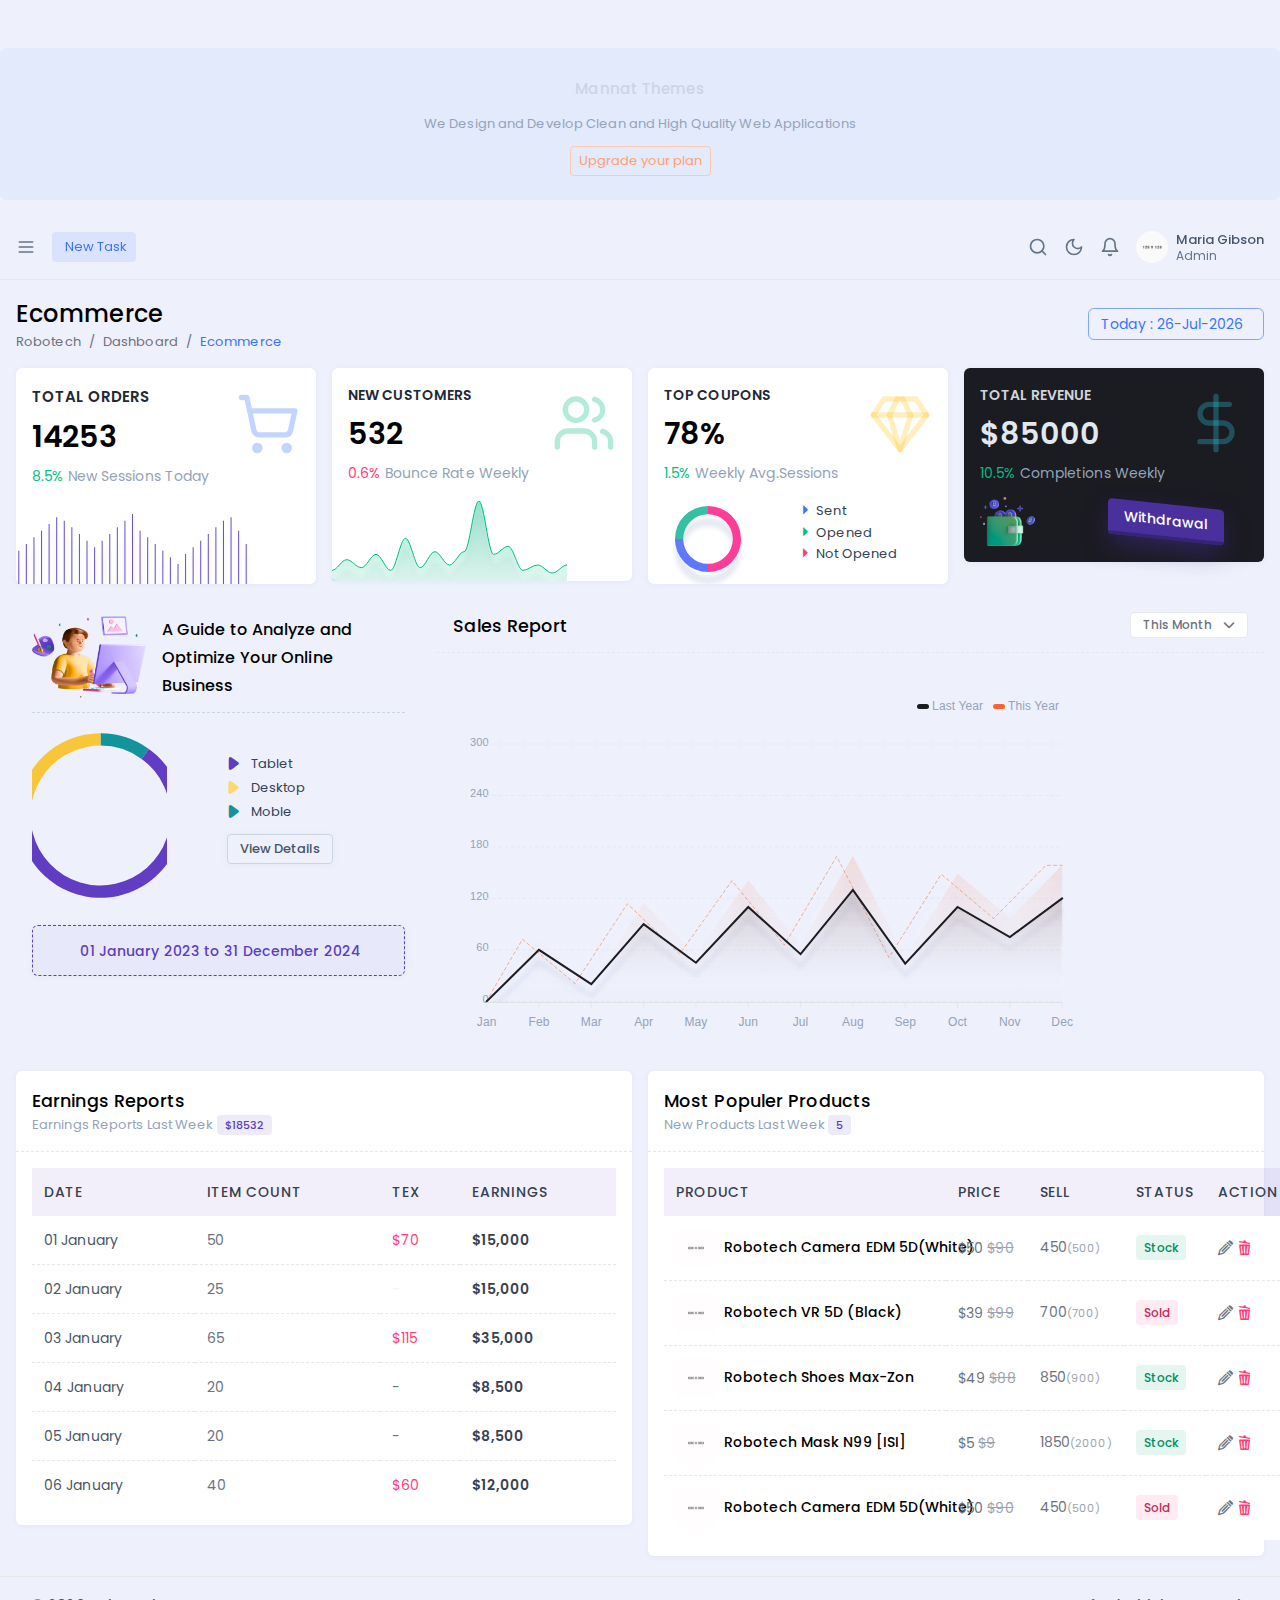
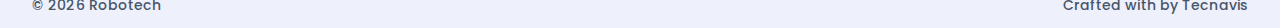
<file: index.html>
<!DOCTYPE html>
<html lang="en" class="scroll-smooth group" data-sidebar="brand" dir="ltr">
    <head>
        <meta charset="utf-8" />
        <title>Robotech - Admin & Dashboard Template</title>
        <meta  name="viewport"  content="width=device-width, initial-scale=1, shrink-to-fit=no"/>
        <meta  content="Tailwind Multipurpose Admin & Dashboard Template"  name="description"/>
        <meta content="" name="Mannatthemes" />
        <meta http-equiv="X-UA-Compatible" content="IE=edge" />
        <!-- App favicon -->
        <link rel="shortcut icon" href="assets/images/favicon.ico" />
        
        <!-- Css -->
        <!-- Main Css -->
        <link rel="stylesheet" href="assets/libs/icofont/icofont.min.css">
        <link href="assets/libs/flatpickr/flatpickr.min.css" type="text/css" rel="stylesheet">
        <link rel="stylesheet" href="assets/css/tailwind.min.css">

    </head>
    
    <body data-layout-mode="light"  data-sidebar-size="default" data-theme-layout="vertical" class="bg-[#EEF0FC] dark:bg-gray-900">
    
        <!-- leftbar-tab-menu -->
        

        <div class="min-h-full z-[99]  fixed inset-y-0 print:hidden bg-gradient-to-t from-[#6f3dc3] from-10% via-[#603dc3] via-40% to-[#5c3dc3] to-100% dark:bg-[#603dc3] main-sidebar duration-300 group-data-[sidebar=dark]:bg-[#603dc3] group-data-[sidebar=brand]:bg-brand group-[.dark]:group-data-[sidebar=brand]:bg-[#603dc3]">
            <div class=" text-center border-b bg-[#603dc3] border-r h-[64px] flex justify-center items-center brand-logo dark:bg-[#603dc3] dark:border-slate-700/40 group-data-[sidebar=dark]:bg-[#603dc3] group-data-[sidebar=dark]:border-slate-700/40 group-data-[sidebar=brand]:bg-brand group-[.dark]:group-data-[sidebar=brand]:bg-[#603dc3] group-data-[sidebar=brand]:border-slate-700/40">
                <a href="index.html" class="logo">
                    <span>
                        <img src="assets/images/logo-sm.png" alt="logo-small" class="logo-sm h-8 align-middle inline-block">
                    </span>
                    <span>
                        <img src="assets/images/logo.png" alt="logo-large" class="logo-lg h-[28px] logo-light hidden dark:inline-block ms-1 group-data-[sidebar=dark]:inline-block group-data-[sidebar=brand]:inline-block">
                        <img src="assets/images/logo.png" alt="logo-large"
                            class="logo-lg h-[28px] logo-dark inline-block dark:hidden ms-1 group-data-[sidebar=dark]:hidden group-data-[sidebar=brand]:hidden">
                    </span>
                </a>
            </div>
            <!-- <div class="border-r pb-14 h-[100vh] dark:bg-[#603dc3] dark:border-slate-700/40 group-data-[sidebar=dark]:border-slate-700/40 group-data-[sidebar=brand]:border-slate-700/40" data-simplebar>
                <div class="p-4 block">
                    <ul class="navbar-nav">
                        <li class="uppercase text-[11px]  text-primary-500 dark:text-primary-400 mt-0 leading-4 mb-2 group-data-[sidebar=dark]:text-primary-400 group-data-[sidebar=brand]:text-primary-300">
                           <span class="text-[9px] text-slate-600 dark:text-slate-500 group-data-[sidebar=dark]:text-slate-500 group-data-[sidebar=brand]:text-slate-400">DashboardS & Apps</span></li>
                        <li>
                            <div id="parent-accordion" data-fc-type="accordion">
                                <a href="#"
                                   class="nav-link hover:bg-transparent hover:text-black  rounded-md dark:hover:text-slate-200   flex items-center  decoration-0 px-3 py-3 cursor-pointer group-data-[sidebar=dark]:hover:text-slate-200 group-data-[sidebar=brand]:hover:text-slate-200 "
                                   data-fc-type="collapse" data-fc-parent="parent-accordion">
                                    <span data-lucide="home"
                                          class="w-5 h-5 text-center text-slate-800 dark:text-slate-400 me-2 group-data-[sidebar=dark]:text-slate-400 group-data-[sidebar=brand]:text-slate-400"></span>
                                    <span>Admin</span>
                                    <i class="icofont-thin-down ms-auto inline-block text-[14px] transform transition-transform duration-300 text-slate-800 dark:text-slate-400 group-data-[sidebar=dark]:text-slate-400 group-data-[sidebar=brand]:text-slate-400 fc-collapse-open:rotate-180 "></i>
                                </a>

                                <div id="Admin-flush" class="hidden  overflow-hidden">
                                    <ul class="nav flex-col flex flex-wrap ps-0 mb-0 ms-2">
                                        <li class="nav-item relative block">
                                            <a href="index.html"
                                               class="nav-link  hover:text-primary-500  rounded-md dark:hover:text-primary-500 relative   flex items-center decoration-0 px-3 py-3 group-data-[sidebar=brand]:hover:text-slate-200">
                                                <i class="icofont-dotted-right me-2 text-slate-600 text-[8px] group-data-[sidebar=brand]:text-slate-400 "></i>
                                                Dashboard
                                            </a>
                                        </li>
                                        <li class="nav-item relative block">
                                            <a href="admin-products.html"
                                               class="nav-link  hover:text-primary-500  rounded-md dark:hover:text-primary-500 relative   flex items-center decoration-0 px-3 py-3 group-data-[sidebar=brand]:hover:text-slate-200">
                                                <i class="icofont-dotted-right me-2 text-slate-600 text-[8px] group-data-[sidebar=brand]:text-slate-400"></i>
                                                Products
                                            </a>
                                        </li>
                                        <li class="nav-item relative block">
                                            <a href="admin-add-product.html"
                                               class="nav-link  hover:text-primary-500  rounded-md dark:hover:text-primary-500 relative   flex items-center decoration-0 px-3 py-3 group-data-[sidebar=brand]:hover:text-slate-200">
                                                <i class="icofont-dotted-right me-2 text-slate-600 text-[8px] group-data-[sidebar=brand]:text-slate-400"></i>
                                               Add New Product
                                            </a>
                                        </li>
                                        <li class="nav-item relative block">
                                            <a href="admin-customers.html"
                                               class="nav-link  hover:text-primary-500  rounded-md dark:hover:text-primary-500 relative   flex items-center decoration-0 px-3 py-3 group-data-[sidebar=brand]:hover:text-slate-200">
                                                <i class="icofont-dotted-right me-2 text-slate-600 text-[8px] group-data-[sidebar=brand]:text-slate-400"></i>
                                                Customers
                                            </a>
                                        </li>
                                        <li class="nav-item relative block">
                                            <a href="admin-customers-details.html"
                                               class="nav-link  hover:text-primary-500  rounded-md dark:hover:text-primary-500 relative   flex items-center decoration-0 px-3 py-3 group-data-[sidebar=brand]:hover:text-slate-200">
                                                <i class="icofont-dotted-right me-2 text-slate-600 text-[8px] group-data-[sidebar=brand]:text-slate-400"></i>
                                                Customers Details
                                            </a>
                                        </li>
                                        <li class="nav-item relative block">
                                            <a href="admin-orders.html"
                                               class="nav-link  hover:text-primary-500  rounded-md dark:hover:text-primary-500 relative   flex items-center decoration-0 px-3 py-3 group-data-[sidebar=brand]:hover:text-slate-200">
                                                <i class="icofont-dotted-right me-2 text-slate-600 text-[8px] group-data-[sidebar=brand]:text-slate-400"></i>
                                                Orders
                                            </a>
                                        </li>
                                        <li class="nav-item relative block">
                                            <a href="admin-order-details.html"
                                               class="nav-link  hover:text-primary-500  rounded-md dark:hover:text-primary-500 relative   flex items-center decoration-0 px-3 py-3 group-data-[sidebar=brand]:hover:text-slate-200">
                                                <i class="icofont-dotted-right me-2 text-slate-600 text-[8px] group-data-[sidebar=brand]:text-slate-400"></i>
                                                Order Details
                                            </a>
                                        </li>
                                        <li class="nav-item relative block">
                                            <a href="admin-refund.html"
                                               class="nav-link  hover:text-primary-500  rounded-md dark:hover:text-primary-500 relative   flex items-center decoration-0 px-3 py-3 group-data-[sidebar=brand]:hover:text-slate-200">
                                                <i class="icofont-dotted-right me-2 text-slate-600 text-[8px] group-data-[sidebar=brand]:text-slate-400"></i>
                                               Refund
                                            </a>
                                        </li>
                                    </ul>                            
                                </div> -->
                                <a href="#"
                                    class="nav-link hover:bg-transparent hover:text-black  rounded-md dark:hover:text-slate-200   flex items-center  decoration-0 px-3 py-3 cursor-pointer group-data-[sidebar=dark]:hover:text-slate-200 group-data-[sidebar=brand]:hover:text-slate-200 "
                                    data-fc-type="collapse" data-fc-parent="parent-accordion">
                                    <span data-lucide="home"
                                        class="w-5 h-5 text-center text-slate-800 dark:text-slate-400 me-2 group-data-[sidebar=dark]:text-slate-400 group-data-[sidebar=brand]:text-slate-400"></span>
                                    <span>Customer</span>
                                    <i class="icofont-thin-down ms-auto inline-block text-[14px] transform transition-transform duration-300 text-slate-800 dark:text-slate-400 group-data-[sidebar=dark]:text-slate-400 group-data-[sidebar=brand]:text-slate-400 fc-collapse-open:rotate-180 "></i>
                                </a>
                                <div id="Customer-flush" class="hidden  overflow-hidden">
                                    <ul class="nav flex-col flex flex-wrap ps-0 mb-0 ms-2">
                                        <li class="nav-item relative block">
                                            <a href="customers-home.html"
                                               class="nav-link  hover:text-primary-500  rounded-md dark:hover:text-primary-500 relative   flex items-center decoration-0 px-3 py-3 group-data-[sidebar=brand]:hover:text-slate-200">
                                                <i class="icofont-dotted-right me-2 text-slate-600 text-[8px] group-data-[sidebar=brand]:text-slate-400 "></i>
                                                Home 
                                            </a>
                                        </li>
                                        <li class="nav-item relative block">
                                            <a href="customers-pro-details.html"
                                               class="nav-link  hover:text-primary-500  rounded-md dark:hover:text-primary-500 relative   flex items-center decoration-0 px-3 py-3 group-data-[sidebar=brand]:hover:text-slate-200">
                                                <i class="icofont-dotted-right me-2 text-slate-600 text-[8px] group-data-[sidebar=brand]:text-slate-400"></i>
                                                Product details
                                            </a>
                                        </li>
                                        <li class="nav-item relative block">
                                            <a href="customers-products.html"
                                               class="nav-link  hover:text-primary-500  rounded-md dark:hover:text-primary-500 relative   flex items-center decoration-0 px-3 py-3 group-data-[sidebar=brand]:hover:text-slate-200">
                                                <i class="icofont-dotted-right me-2 text-slate-600 text-[8px] group-data-[sidebar=brand]:text-slate-400"></i>
                                               Product filter
                                            </a>
                                        </li>
                                        <!-- <li class="nav-item relative block">
                                            <a href="customers-cart.html"
                                               class="nav-link  hover:text-primary-500  rounded-md dark:hover:text-primary-500 relative   flex items-center decoration-0 px-3 py-3 group-data-[sidebar=brand]:hover:text-slate-200">
                                                <i class="icofont-dotted-right me-2 text-slate-600 text-[8px] group-data-[sidebar=brand]:text-slate-400"></i>
                                              payment Method
                                            </a>
                                        </li> -->
                                        <!-- <li class="nav-item relative block">
                                            <a href="customers-checkout.html"
                                               class="nav-link  hover:text-primary-500  rounded-md dark:hover:text-primary-500 relative   flex items-center decoration-0 px-3 py-3 group-data-[sidebar=brand]:hover:text-slate-200">
                                                <i class="icofont-dotted-right me-2 text-slate-600 text-[8px] group-data-[sidebar=brand]:text-slate-400"></i>
                                                Checkout
                                            </a>
                                        </li> -->
                                        <li class="nav-item relative block">
                                            <a href="customers-profile.html"
                                               class="nav-link  hover:text-primary-500  rounded-md dark:hover:text-primary-500 relative   flex items-center decoration-0 px-3 py-3 group-data-[sidebar=brand]:hover:text-slate-200">
                                                <i class="icofont-dotted-right me-2 text-slate-600 text-[8px] group-data-[sidebar=brand]:text-slate-400"></i>
                                                Profile
                                            </a>
                                        </li>
                                        <!-- <li class="nav-item relative block">
                                            <a href="customers-stores.html"
                                               class="nav-link  hover:text-primary-500  rounded-md dark:hover:text-primary-500 relative   flex items-center decoration-0 px-3 py-3 group-data-[sidebar=brand]:hover:text-slate-200">
                                                <i class="icofont-dotted-right me-2 text-slate-600 text-[8px] group-data-[sidebar=brand]:text-slate-400"></i>
                                               Favourite store
                                            </a>
                                        </li> -->


                                        <li class="nav-item relative block">
                                            <a href="customers-wishlist.html"
                                               class="nav-link  hover:text-primary-500  rounded-md dark:hover:text-primary-500 relative   flex items-center decoration-0 px-3 py-3 group-data-[sidebar=brand]:hover:text-slate-200">
                                                <i class="icofont-dotted-right me-2 text-slate-600 text-[8px] group-data-[sidebar=brand]:text-slate-400"></i>
                                               Wishlist
                                            </a>
                                        </li>

                                        <!-- <li class="nav-item relative block">
                                            <a href="customers-order-track.html"
                                               class="nav-link  hover:text-primary-500  rounded-md dark:hover:text-primary-500 relative   flex items-center decoration-0 px-3 py-3 group-data-[sidebar=brand]:hover:text-slate-200">
                                                <i class="icofont-dotted-right me-2 text-slate-600 text-[8px] group-data-[sidebar=brand]:text-slate-400"></i>
                                               Order track
                                            </a>
                                        </li> -->
                                        <!-- <li class="nav-item relative block">
                                            <a href="customers-invoice.html"
                                               class="nav-link  hover:text-primary-500  rounded-md dark:hover:text-primary-500 relative   flex items-center decoration-0 px-3 py-3 group-data-[sidebar=brand]:hover:text-slate-200">
                                                <i class="icofont-dotted-right me-2 text-slate-600 text-[8px] group-data-[sidebar=brand]:text-slate-400"></i>
                                               Invoice
                                            </a>
                                        </li> -->
                                    </ul>                            
                                </div>
                                <!-- <div data-fc-type="collapse" data-fc-parent="parent-accordion">
                                    <a href="#"
                                       class="nav-link hover:bg-transparent hover:text-black  rounded-md dark:hover:text-slate-200   flex items-center  decoration-0 px-3 py-3 cursor-pointer group-data-[sidebar=dark]:hover:text-slate-200 group-data-[sidebar=brand]:hover:text-slate-200">
                                        <span data-lucide="grid"
                                              class="w-5 h-5 text-center text-slate-800 me-2 dark:text-slate-400 group-data-[sidebar=dark]:text-slate-400 group-data-[sidebar=brand]:text-slate-400"></span>
                                        <span>Apps</span>
                                        <i class="icofont-thin-down fc-collapse-open:rotate-180 ms-auto inline-block text-[14px] transform transition-transform duration-300 text-slate-800 dark:text-slate-400 group-data-[sidebar=dark]:text-slate-400 group-data-[sidebar=brand]:text-slate-400"></i>
                                    </a>
                                </div> -->
                                <!-- <div class="hidden  overflow-hidden">
                                    <ul class="nav flex-col flex flex-wrap ps-0 mb-0 ms-2" id="apps-accordion"
                                        data-fc-type="accordion">
                                        <li class="nav-item relative block">
                                            <a href="apps-chat.html"
                                               class="nav-link  hover:text-primary-500  rounded-md dark:hover:text-primary-500 relative group-data-[sidebar=brand]:hover:text-slate-200  flex items-center decoration-0 px-3 py-3">
                                                <i class="icofont-dotted-right me-2 text-slate-600 text-[8px] group-data-[sidebar=brand]:text-slate-400"></i>
                                                Chat
                                            </a>
                                        </li> -->
                                        <!-- <li class="nav-item relative block">
                                            <a href="apps-contact-list.html"
                                               class="nav-link  hover:text-primary-500  rounded-md dark:hover:text-primary-500 relative group-data-[sidebar=brand]:hover:text-slate-200   flex items-center decoration-0 px-3 py-3">
                                                <i class="icofont-dotted-right me-2 text-slate-600 text-[8px] group-data-[sidebar=brand]:text-slate-400"></i>
                                                Contact List
                                            </a>
                                        </li> -->
                                        <!-- <li class="nav-item relative block">
                                            <a href="apps-calendar.html"
                                               class="nav-link  hover:text-primary-500  rounded-md dark:hover:text-primary-500 relative group-data-[sidebar=brand]:hover:text-slate-200   flex items-center decoration-0 px-3 py-3">
                                                <i class="icofont-dotted-right me-2 text-slate-600 text-[8px] group-data-[sidebar=brand]:text-slate-400"></i>
                                                Calendar
                                            </a>
                                        </li> -->
                                        <!-- <li class="nav-item relative block">
                                            <a href="apps-files.html"
                                               class="nav-link  hover:text-primary-500  rounded-md dark:hover:text-primary-500 relative group-data-[sidebar=brand]:hover:text-slate-200   flex items-center decoration-0 px-3 py-3">
                                                <i class="icofont-dotted-right me-2 text-slate-600 text-[8px] group-data-[sidebar=brand]:text-slate-400"></i>
                                                File Mamager
                                                <a href="#"
                                                   class="nav-link hover:bg-transparent hover:text-black  rounded-md dark:hover:text-slate-200   flex items-center  decoration-0 px-3 py-3 cursor-pointer group-data-[sidebar=dark]:hover:text-slate-200 group-data-[sidebar=brand]:hover:text-slate-200 "
                                                   aria-expanded="false" aria-controls="Email-flush">
                                                    <i class="icofont-dotted-right me-2 text-slate-600 text-[8px] group-data-[sidebar=brand]:text-slate-400"></i>
                                                    <span>Email</span>
                                                    <i class="icofont-thin-down ms-auto inline-block text-[14px] transform transition-transform duration-300 text-slate-800 dark:text-slate-400 group-data-[sidebar=dark]:text-slate-400 group-data-[sidebar=brand]:text-slate-400  fc-collapse-open:rotate-180"></i>
                                                </a>
                                            </div> -->
                                            <div id="Email-flush" class=" hidden  overflow-hidden "
                                                 aria-labelledby="Email">
                                                <ul class="nav flex-col flex flex-wrap ps-0 mb-0 ms-2">
                                                    <!-- <li class="nav-item relative block">
                                                        <a href="apps-email-inbox.html"
                                                           class="nav-link  hover:text-primary-500  rounded-md dark:hover:text-primary-500 relative group-data-[sidebar=brand]:hover:text-slate-200   flex items-center decoration-0 px-3 py-3">
                                                            <i class="icofont-dotted-right me-2 text-slate-600 text-[8px] group-data-[sidebar=brand]:text-slate-400"></i>
                                                            Inbox
                                                        </a>
                                                    </li> -->
                                                    <!-- <li class="nav-item relative block">
                                                        <a href="apps-email-read.html"
                                                           class="nav-link  hover:text-primary-500  rounded-md dark:hover:text-primary-500 relative group-data-[sidebar=brand]:hover:text-slate-200   flex items-center decoration-0 px-3 py-3">
                                                            <i class="icofont-dotted-right me-2 text-slate-600 text-[8px] group-data-[sidebar=brand]:text-slate-400"></i>
                                                            Read Email
                                                        </a>
                                                    </li> -->
                                                </ul>
                                            </div>
                                        </li>
                                
                                    </ul>
                                </div>

                        
                                <!-- <div class="border-b border-dashed dark:border-slate-700/40 my-3 group-data-[sidebar=dark]:border-slate-700/40 group-data-[sidebar=brand]:border-slate-700/40"></div>
                                <div class="text-[9px] text-slate-600 dark:text-slate-500 group-data-[sidebar=dark]:text-slate-500 group-data-[sidebar=brand]:text-slate-400">
                                    C<span>omponents & Extra</span>
                                </div>
                                <div data-fc-type="collapse" data-fc-parent="parent-accordion">
                                    <a href="#"
                                       class="nav-link hover:bg-transparent hover:text-black  rounded-md dark:hover:text-slate-200   flex items-center  decoration-0 px-3 py-3 cursor-pointer group-data-[sidebar=dark]:hover:text-slate-200 group-data-[sidebar=brand]:hover:text-slate-200">
                                        <span data-lucide="box"
                                              class="w-5 h-5 text-center text-slate-800 me-2 dark:text-slate-400 group-data-[sidebar=dark]:text-slate-400 group-data-[sidebar=brand]:text-slate-400"></span>
                                        <span>UI Kit</span>
                                        <i class="icofont-thin-down fc-collapse-open:rotate-180 ms-auto inline-block text-[14px] transform transition-transform duration-300 text-slate-800 dark:text-slate-400 group-data-[sidebar=dark]:text-slate-400 group-data-[sidebar=brand]:text-slate-400"></i>
                                    </a>
                                </div>
                                <div class="hidden  overflow-hidden">
                                    <ul class="nav flex-col flex flex-wrap ps-0 mb-0 ms-2" id="UI_Kit-accordion"
                                        data-fc-type="accordion">
                                        <li>
                                            <div id="UI_Elements" data-fc-type="collapse" data-fc-parent="UI_Kit-accordion">
                                                <a href="#"
                                                   class="nav-link hover:bg-transparent hover:text-black  rounded-md dark:hover:text-slate-200   flex items-center  decoration-0 px-3 py-3 cursor-pointer group-data-[sidebar=dark]:hover:text-slate-200 group-data-[sidebar=brand]:hover:text-slate-200"
                                                   aria-expanded="false" aria-controls="UI_Elements-flush">
                                                    <i class="icofont-dotted-right me-2 text-slate-600 text-[8px] group-data-[sidebar=brand]:text-slate-400"></i>
                                                    <span>UI Elements</span>
                                                    <i class="icofont-thin-down ms-auto inline-block text-[14px] transform transition-transform duration-300 text-slate-800 dark:text-slate-400 group-data-[sidebar=dark]:text-slate-400 group-data-[sidebar=brand]:text-slate-400 fc-collapse-open:rotate-180"></i>
                                                </a>
                                            </div>
                                            <div id="UI_Elements-flush" class=" hidden  overflow-hidden "
                                                 aria-labelledby="UI_Elements">
                                                <ul class="nav flex-col flex flex-wrap ps-0 mb-0 ms-2">
                                                    <li class="nav-item relative block">
                                                        <a href="ui-alerts.html"
                                                           class="nav-link  hover:text-primary-500  rounded-md dark:hover:text-primary-500 relative group-data-[sidebar=brand]:hover:text-slate-200   flex items-center decoration-0 px-3 py-3">
                                                            <i class="icofont-dotted-right me-2 text-slate-600 text-[8px] group-data-[sidebar=brand]:text-slate-400"></i>
                                                            Alerts
                                                        </a>
                                                    </li>
                                                    <li class="nav-item relative block">
                                                        <a href="ui-avatars.html"
                                                           class="nav-link  hover:text-primary-500  rounded-md dark:hover:text-primary-500 relative group-data-[sidebar=brand]:hover:text-slate-200   flex items-center decoration-0 px-3 py-3">
                                                            <i class="icofont-dotted-right me-2 text-slate-600 text-[8px] group-data-[sidebar=brand]:text-slate-400"></i>
                                                            Avatars
                                                        </a>
                                                    </li>
                                                    <li class="nav-item relative block">
                                                        <a href="ui-buttons.html"
                                                           class="nav-link  hover:text-primary-500  rounded-md dark:hover:text-primary-500 relative group-data-[sidebar=brand]:hover:text-slate-200   flex items-center decoration-0 px-3 py-3">
                                                            <i class="icofont-dotted-right me-2 text-slate-600 text-[8px] group-data-[sidebar=brand]:text-slate-400"></i>
                                                            Buttons
                                                        </a>
                                                    </li>
                                                    <li class="nav-item relative block">
                                                        <a href="ui-badges.html"
                                                           class="nav-link  hover:text-primary-500  rounded-md dark:hover:text-primary-500 relative group-data-[sidebar=brand]:hover:text-slate-200   flex items-center decoration-0 px-3 py-3">
                                                            <i class="icofont-dotted-right me-2 text-slate-600 text-[8px] group-data-[sidebar=brand]:text-slate-400"></i>
                                                            Budges
                                                        </a>
                                                    </li>
                                                    <li class="nav-item relative block">
                                                        <a href="ui-cards.html"
                                                           class="nav-link  hover:text-primary-500  rounded-md dark:hover:text-primary-500 relative group-data-[sidebar=brand]:hover:text-slate-200   flex items-center decoration-0 px-3 py-3">
                                                            <i class="icofont-dotted-right me-2 text-slate-600 text-[8px] group-data-[sidebar=brand]:text-slate-400"></i>
                                                            Cards
                                                        </a>
                                                    </li>
                                                    <li class="nav-item relative block">
                                                        <a href="ui-carousels.html"
                                                           class="nav-link  hover:text-primary-500  rounded-md dark:hover:text-primary-500 relative group-data-[sidebar=brand]:hover:text-slate-200   flex items-center decoration-0 px-3 py-3">
                                                            <i class="icofont-dotted-right me-2 text-slate-600 text-[8px] group-data-[sidebar=brand]:text-slate-400"></i>
                                                            Carousels
                                                        </a>
                                                    </li>
                                                    <li class="nav-item relative block">
                                                        <a href="ui-dropdowns.html"
                                                           class="nav-link  hover:text-primary-500  rounded-md dark:hover:text-primary-500 relative group-data-[sidebar=brand]:hover:text-slate-200   flex items-center decoration-0 px-3 py-3">
                                                            <i class="icofont-dotted-right me-2 text-slate-600 text-[8px] group-data-[sidebar=brand]:text-slate-400"></i>
                                                            Dropdowns
                                                        </a>
                                                    </li>
                                                    <li class="nav-item relative block">
                                                        <a href="ui-grids.html"
                                                           class="nav-link  hover:text-primary-500  rounded-md dark:hover:text-primary-500 relative group-data-[sidebar=brand]:hover:text-slate-200   flex items-center decoration-0 px-3 py-3">
                                                            <i class="icofont-dotted-right me-2 text-slate-600 text-[8px] group-data-[sidebar=brand]:text-slate-400"></i>
                                                            Grids
                                                        </a>
                                                    </li>
                                                    <li class="nav-item relative block">
                                                        <a href="ui-images.html"
                                                           class="nav-link  hover:text-primary-500  rounded-md dark:hover:text-primary-500 relative group-data-[sidebar=brand]:hover:text-slate-200   flex items-center decoration-0 px-3 py-3">
                                                            <i class="icofont-dotted-right me-2 text-slate-600 text-[8px] group-data-[sidebar=brand]:text-slate-400"></i>
                                                            Images
                                                        </a>
                                                    </li>
                                                    <li class="nav-item relative block">
                                                        <a href="ui-lists.html"
                                                           class="nav-link  hover:text-primary-500  rounded-md dark:hover:text-primary-500 relative group-data-[sidebar=brand]:hover:text-slate-200   flex items-center decoration-0 px-3 py-3">
                                                            <i class="icofont-dotted-right me-2 text-slate-600 text-[8px] group-data-[sidebar=brand]:text-slate-400"></i>
                                                            Lists
                                                        </a>
                                                    </li>
                                                    <li class="nav-item relative block">
                                                        <a href="ui-modals.html"
                                                           class="nav-link  hover:text-primary-500  rounded-md dark:hover:text-primary-500 relative group-data-[sidebar=brand]:hover:text-slate-200   flex items-center decoration-0 px-3 py-3">
                                                            <i class="icofont-dotted-right me-2 text-slate-600 text-[8px] group-data-[sidebar=brand]:text-slate-400"></i>
                                                            Modals
                                                        </a>
                                                    </li>
                                                    <li class="nav-item relative block">
                                                        <a href="ui-navs.html"
                                                           class="nav-link  hover:text-primary-500  rounded-md dark:hover:text-primary-500 relative group-data-[sidebar=brand]:hover:text-slate-200   flex items-center decoration-0 px-3 py-3">
                                                            <i class="icofont-dotted-right me-2 text-slate-600 text-[8px] group-data-[sidebar=brand]:text-slate-400"></i>
                                                            Navs
                                                        </a>
                                                    </li>
                                                    <li class="nav-item relative block">
                                                        <a href="ui-navbars.html"
                                                           class="nav-link  hover:text-primary-500  rounded-md dark:hover:text-primary-500 relative group-data-[sidebar=brand]:hover:text-slate-200   flex items-center decoration-0 px-3 py-3">
                                                            <i class="icofont-dotted-right me-2 text-slate-600 text-[8px] group-data-[sidebar=brand]:text-slate-400"></i>
                                                            Navbars
                                                        </a>
                                                    </li>
                                                    <li class="nav-item relative block">
                                                        <a href="ui-paginations.html"
                                                           class="nav-link  hover:text-primary-500  rounded-md dark:hover:text-primary-500 relative group-data-[sidebar=brand]:hover:text-slate-200   flex items-center decoration-0 px-3 py-3">
                                                            <i class="icofont-dotted-right me-2 text-slate-600 text-[8px] group-data-[sidebar=brand]:text-slate-400"></i>
                                                            Paginations
                                                        </a>
                                                    </li>
                                                    <li class="nav-item relative block">
                                                        <a href="ui-popover-tooltips.html"
                                                           class="nav-link  hover:text-primary-500  rounded-md dark:hover:text-primary-500 relative group-data-[sidebar=brand]:hover:text-slate-200   flex items-center decoration-0 px-3 py-3">
                                                            <i class="icofont-dotted-right me-2 text-slate-600 text-[8px] group-data-[sidebar=brand]:text-slate-400"></i>
                                                            Popover & Tooltips
                                                        </a>
                                                    </li>
                                                    <li class="nav-item relative block">
                                                        <a href="ui-progress.html"
                                                           class="nav-link  hover:text-primary-500  rounded-md dark:hover:text-primary-500 relative group-data-[sidebar=brand]:hover:text-slate-200   flex items-center decoration-0 px-3 py-3">
                                                            <i class="icofont-dotted-right me-2 text-slate-600 text-[8px] group-data-[sidebar=brand]:text-slate-400"></i>
                                                            Progress
                                                        </a>
                                                    </li>
                                                    <li class="nav-item relative block">
                                                        <a href="ui-spinners.html"
                                                           class="nav-link  hover:text-primary-500  rounded-md dark:hover:text-primary-500 relative group-data-[sidebar=brand]:hover:text-slate-200   flex items-center decoration-0 px-3 py-3">
                                                            <i class="icofont-dotted-right me-2 text-slate-600 text-[8px] group-data-[sidebar=brand]:text-slate-400"></i>
                                                            Spinners
                                                        </a>
                                                    </li>
                                                    <li class="nav-item relative block">
                                                        <a href="ui-tabs-accordions.html"
                                                           class="nav-link  hover:text-primary-500  rounded-md dark:hover:text-primary-500 relative group-data-[sidebar=brand]:hover:text-slate-200   flex items-center decoration-0 px-3 py-3">
                                                            <i class="icofont-dotted-right me-2 text-slate-600 text-[8px] group-data-[sidebar=brand]:text-slate-400"></i>
                                                            Tabs & Accordions
                                                        </a>
                                                    </li>
                                                    <li class="nav-item relative block">
                                                        <a href="ui-typography.html"
                                                           class="nav-link  hover:text-primary-500  rounded-md dark:hover:text-primary-500 relative group-data-[sidebar=brand]:hover:text-slate-200   flex items-center decoration-0 px-3 py-3">
                                                            <i class="icofont-dotted-right me-2 text-slate-600 text-[8px] group-data-[sidebar=brand]:text-slate-400"></i>
                                                            Typography
                                                        </a>
                                                    </li>
                                                    <li class="nav-item relative block">
                                                        <a href="ui-videos.html"
                                                           class="nav-link  hover:text-primary-500  rounded-md dark:hover:text-primary-500 relative group-data-[sidebar=brand]:hover:text-slate-200   flex items-center decoration-0 px-3 py-3">
                                                            <i class="icofont-dotted-right me-2 text-slate-600 text-[8px] group-data-[sidebar=brand]:text-slate-400"></i>
                                                            Videos
                                                        </a>
                                                    </li>
                                                </ul>
                                            </div>
                                        </li>

                                        <li>
                                            <div id="Advanced_UI" data-fc-type="collapse" data-fc-parent="UI_Kit-accordion">
                                                <a href="#"
                                                   class="nav-link hover:bg-transparent hover:text-black  rounded-md dark:hover:text-slate-200   flex items-center  decoration-0 px-3 py-3 cursor-pointer group-data-[sidebar=dark]:hover:text-slate-200 group-data-[sidebar=brand]:hover:text-slate-200 "
                                                   aria-expanded="false" aria-controls="Advanced_UI-flush">
                                                    <i class="icofont-dotted-right me-2 text-slate-600 text-[8px] group-data-[sidebar=brand]:text-slate-400"></i>
                                                    <span>Advanced UI</span>
                                                    <i class="icofont-thin-down ms-auto inline-block text-[14px] transform transition-transform duration-300 text-slate-800 dark:text-slate-400 group-data-[sidebar=dark]:text-slate-400 group-data-[sidebar=brand]:text-slate-400  fc-collapse-open:rotate-180"></i>
                                                </a>
                                            </div>
                                            <div id="Advanced_UI-flush" class=" hidden  overflow-hidden "
                                                 aria-labelledby="Advanced_UI">
                                                <ul class="nav flex-col flex flex-wrap ps-0 mb-0 ms-2">
                                                    <li class="nav-item relative block">
                                                        <a href="advanced-animation.html"
                                                           class="nav-link  hover:text-primary-500  rounded-md dark:hover:text-primary-500 relative group-data-[sidebar=brand]:hover:text-slate-200   flex items-center decoration-0 px-3 py-3">
                                                            <i class="icofont-dotted-right me-2 text-slate-600 text-[8px] group-data-[sidebar=brand]:text-slate-400"></i>
                                                            Animation
                                                        </a>
                                                    </li>
                                                    <li class="nav-item relative block">
                                                        <a href="advanced-clipboard.html"
                                                           class="nav-link  hover:text-primary-500  rounded-md dark:hover:text-primary-500 relative group-data-[sidebar=brand]:hover:text-slate-200   flex items-center decoration-0 px-3 py-3">
                                                            <i class="icofont-dotted-right me-2 text-slate-600 text-[8px] group-data-[sidebar=brand]:text-slate-400"></i>
                                                            Clipboard
                                                        </a>
                                                    </li>
                                                    <li class="nav-item relative block">
                                                        <a href="advanced-dragula.html"
                                                           class="nav-link  hover:text-primary-500  rounded-md dark:hover:text-primary-500 relative group-data-[sidebar=brand]:hover:text-slate-200   flex items-center decoration-0 px-3 py-3">
                                                            <i class="icofont-dotted-right me-2 text-slate-600 text-[8px] group-data-[sidebar=brand]:text-slate-400"></i>
                                                            Dragula
                                                        </a>
                                                    </li>
                                                    <li class="nav-item relative block">
                                                        <a href="advanced-highlight.html"
                                                           class="nav-link  hover:text-primary-500  rounded-md dark:hover:text-primary-500 relative group-data-[sidebar=brand]:hover:text-slate-200   flex items-center decoration-0 px-3 py-3">
                                                            <i class="icofont-dotted-right me-2 text-slate-600 text-[8px] group-data-[sidebar=brand]:text-slate-400"></i>
                                                            Highlight
                                                        </a>
                                                    </li>
                                                    <li class="nav-item relative block">
                                                        <a href="advanced-rangeslider.html"
                                                           class="nav-link  hover:text-primary-500  rounded-md dark:hover:text-primary-500 relative group-data-[sidebar=brand]:hover:text-slate-200   flex items-center decoration-0 px-3 py-3">
                                                            <i class="icofont-dotted-right me-2 text-slate-600 text-[8px] group-data-[sidebar=brand]:text-slate-400"></i>
                                                            Range Slider
                                                        </a>
                                                    </li>
                                                    <li class="nav-item relative block">
                                                        <a href="advanced-ratings.html"
                                                           class="nav-link  hover:text-primary-500  rounded-md dark:hover:text-primary-500 relative group-data-[sidebar=brand]:hover:text-slate-200   flex items-center decoration-0 px-3 py-3">
                                                            <i class="icofont-dotted-right me-2 text-slate-600 text-[8px] group-data-[sidebar=brand]:text-slate-400"></i>
                                                            Ratings
                                                        </a>
                                                    </li>
                                                    <li class="nav-item relative block">
                                                        <a href="advanced-ribbons.html"
                                                           class="nav-link  hover:text-primary-500  rounded-md dark:hover:text-primary-500 relative group-data-[sidebar=brand]:hover:text-slate-200   flex items-center decoration-0 px-3 py-3">
                                                            <i class="icofont-dotted-right me-2 text-slate-600 text-[8px] group-data-[sidebar=brand]:text-slate-400"></i>
                                                            Ribbons
                                                        </a>
                                                    </li>
                                                    <li class="nav-item relative block">
                                                        <a href="advanced-sweetalerts.html"
                                                           class="nav-link  hover:text-primary-500  rounded-md dark:hover:text-primary-500 relative group-data-[sidebar=brand]:hover:text-slate-200   flex items-center decoration-0 px-3 py-3">
                                                            <i class="icofont-dotted-right me-2 text-slate-600 text-[8px] group-data-[sidebar=brand]:text-slate-400"></i>
                                                            Sweet Alert
                                                        </a>
                                                    </li>
                                                </ul>
                                            </div>
                                        </li>

                                        <li>
                                            <div id="Forms" data-fc-type="collapse" data-fc-parent="UI_Kit-accordion">
                                                <a href="#"
                                                   class="nav-link hover:bg-transparent hover:text-black  rounded-md dark:hover:text-slate-200   flex items-center  decoration-0 px-3 py-3 cursor-pointer group-data-[sidebar=dark]:hover:text-slate-200 group-data-[sidebar=brand]:hover:text-slate-200"
                                                   aria-expanded="false" aria-controls="Forms-flush">
                                                    <i class="icofont-dotted-right me-2 text-slate-600 text-[8px] group-data-[sidebar=brand]:text-slate-400"></i>
                                                    <span>Forms</span>
                                                    <i class="icofont-thin-down ms-auto inline-block text-[14px] transform transition-transform duration-300 text-slate-800 dark:text-slate-400 group-data-[sidebar=dark]:text-slate-400 group-data-[sidebar=brand]:text-slate-400 fc-collapse-open:rotate-180"></i>
                                                </a>
                                            </div>
                                            <div id="Forms-flush" class=" hidden  overflow-hidden "
                                                 aria-labelledby="Forms">
                                                <ul class="nav flex-col flex flex-wrap ps-0 mb-0 ms-2">
                                                    <li class="nav-item relative block">
                                                        <a href="forms-elements.html"
                                                           class="nav-link  hover:text-primary-500  rounded-md dark:hover:text-primary-500 relative group-data-[sidebar=brand]:hover:text-slate-200   flex items-center decoration-0 px-3 py-3">
                                                            <i class="icofont-dotted-right me-2 text-slate-600 text-[8px] group-data-[sidebar=brand]:text-slate-400"></i>
                                                            Basic Elements
                                                        </a>
                                                    </li> 
                                                    <li class="nav-item relative block">
                                                        <a href="forms-advance.html"
                                                           class="nav-link  hover:text-primary-500  rounded-md dark:hover:text-primary-500 relative group-data-[sidebar=brand]:hover:text-slate-200   flex items-center decoration-0 px-3 py-3">
                                                            <i class="icofont-dotted-right me-2 text-slate-600 text-[8px] group-data-[sidebar=brand]:text-slate-400"></i>
                                                            Advanced Elements
                                                        </a>
                                                    </li> 
                                                    <li class="nav-item relative block">
                                                        <a href="forms-validation.html"
                                                           class="nav-link  hover:text-primary-500  rounded-md dark:hover:text-primary-500 relative group-data-[sidebar=brand]:hover:text-slate-200   flex items-center decoration-0 px-3 py-3">
                                                            <i class="icofont-dotted-right me-2 text-slate-600 text-[8px] group-data-[sidebar=brand]:text-slate-400"></i>
                                                            Validation
                                                        </a>
                                                    </li>   
                                                    <li class="nav-item relative block">
                                                        <a href="forms-wizard.html"
                                                           class="nav-link  hover:text-primary-500  rounded-md dark:hover:text-primary-500 relative group-data-[sidebar=brand]:hover:text-slate-200   flex items-center decoration-0 px-3 py-3">
                                                            <i class="icofont-dotted-right me-2 text-slate-600 text-[8px] group-data-[sidebar=brand]:text-slate-400"></i>
                                                            Wizard
                                                        </a>
                                                    </li>   
                                                    <li class="nav-item relative block">
                                                        <a href="forms-editors.html"
                                                           class="nav-link  hover:text-primary-500  rounded-md dark:hover:text-primary-500 relative group-data-[sidebar=brand]:hover:text-slate-200   flex items-center decoration-0 px-3 py-3">
                                                            <i class="icofont-dotted-right me-2 text-slate-600 text-[8px] group-data-[sidebar=brand]:text-slate-400"></i>
                                                            Editors
                                                        </a>
                                                    </li>   
                                                    <li class="nav-item relative block">
                                                        <a href="forms-uploads.html"
                                                           class="nav-link  hover:text-primary-500  rounded-md dark:hover:text-primary-500 relative group-data-[sidebar=brand]:hover:text-slate-200   flex items-center decoration-0 px-3 py-3">
                                                            <i class="icofont-dotted-right me-2 text-slate-600 text-[8px] group-data-[sidebar=brand]:text-slate-400"></i>
                                                            Uploads
                                                        </a>
                                                    </li>   
                                                    <li class="nav-item relative block">
                                                        <a href="forms-img-crop.html"
                                                           class="nav-link  hover:text-primary-500  rounded-md dark:hover:text-primary-500 relative group-data-[sidebar=brand]:hover:text-slate-200   flex items-center decoration-0 px-3 py-3">
                                                            <i class="icofont-dotted-right me-2 text-slate-600 text-[8px] group-data-[sidebar=brand]:text-slate-400"></i>
                                                            Image Crop
                                                        </a>
                                                    </li>                                               
                                                </ul>
                                            </div>
                                        </li>

                                        <li>
                                            <div id="Charts" data-fc-type="collapse" data-fc-parent="UI_Kit-accordion">
                                                <a href="#"
                                                   class="nav-link hover:bg-transparent hover:text-black  rounded-md dark:hover:text-slate-200   flex items-center  decoration-0 px-3 py-3 cursor-pointer group-data-[sidebar=dark]:hover:text-slate-200 group-data-[sidebar=brand]:hover:text-slate-200"
                                                   aria-expanded="false" aria-controls="Charts-flush">
                                                    <i class="icofont-dotted-right me-2 text-slate-600 text-[8px] group-data-[sidebar=brand]:text-slate-400"></i>
                                                    <span>Charts</span>
                                                    <i class="icofont-thin-down ms-auto inline-block text-[14px] transform transition-transform duration-300 text-slate-800 dark:text-slate-400 group-data-[sidebar=dark]:text-slate-400 group-data-[sidebar=brand]:text-slate-400 fc-collapse-open:rotate-180"></i>
                                                </a>
                                            </div>
                                            <div id="Charts-flush" class=" hidden  overflow-hidden "
                                                 aria-labelledby="Charts">
                                                <ul class="nav flex-col flex flex-wrap ps-0 mb-0 ms-2">
                                                    <li class="nav-item relative block">
                                                        <a href="charts-apex.html"
                                                           class="nav-link  hover:text-primary-500  rounded-md dark:hover:text-primary-500 relative group-data-[sidebar=brand]:hover:text-slate-200   flex items-center decoration-0 px-3 py-3">
                                                            <i class="icofont-dotted-right me-2 text-slate-600 text-[8px] group-data-[sidebar=brand]:text-slate-400"></i>
                                                            Apex
                                                        </a>
                                                    </li> 
                                                    <li class="nav-item relative block">
                                                        <a href="charts-echarts.html"
                                                           class="nav-link  hover:text-primary-500  rounded-md dark:hover:text-primary-500 relative group-data-[sidebar=brand]:hover:text-slate-200   flex items-center decoration-0 px-3 py-3">
                                                            <i class="icofont-dotted-right me-2 text-slate-600 text-[8px] group-data-[sidebar=brand]:text-slate-400"></i>
                                                            Echarts
                                                        </a>
                                                    </li> 
                                                    <li class="nav-item relative block">
                                                        <a href="charts-justgage.html"
                                                           class="nav-link  hover:text-primary-500  rounded-md dark:hover:text-primary-500 relative group-data-[sidebar=brand]:hover:text-slate-200   flex items-center decoration-0 px-3 py-3">
                                                            <i class="icofont-dotted-right me-2 text-slate-600 text-[8px] group-data-[sidebar=brand]:text-slate-400"></i>
                                                            JustGage
                                                        </a>
                                                    </li>   
                                                    <li class="nav-item relative block">
                                                        <a href="charts-chartjs.html"
                                                           class="nav-link  hover:text-primary-500  rounded-md dark:hover:text-primary-500 relative group-data-[sidebar=brand]:hover:text-slate-200   flex items-center decoration-0 px-3 py-3">
                                                            <i class="icofont-dotted-right me-2 text-slate-600 text-[8px] group-data-[sidebar=brand]:text-slate-400"></i>
                                                            Chartjs
                                                        </a>
                                                    </li>   
                                                    <li class="nav-item relative block">
                                                        <a href="charts-toast-ui.html"
                                                           class="nav-link  hover:text-primary-500  rounded-md dark:hover:text-primary-500 relative group-data-[sidebar=brand]:hover:text-slate-200   flex items-center decoration-0 px-3 py-3">
                                                            <i class="icofont-dotted-right me-2 text-slate-600 text-[8px] group-data-[sidebar=brand]:text-slate-400"></i>
                                                            ToastUI
                                                        </a>
                                                    </li>                                                                                         
                                                </ul>
                                            </div>
                                        </li>
                                        <li>
                                            <div id="Tables" data-fc-type="collapse" data-fc-parent="UI_Kit-accordion">
                                                <a href="#"
                                                   class="nav-link hover:bg-transparent hover:text-black  rounded-md dark:hover:text-slate-200   flex items-center  decoration-0 px-3 py-3 cursor-pointer group-data-[sidebar=dark]:hover:text-slate-200 group-data-[sidebar=brand]:hover:text-slate-200"
                                                   aria-expanded="false" aria-controls="Tables-flush">
                                                    <i class="icofont-dotted-right me-2 text-slate-600 text-[8px] group-data-[sidebar=brand]:text-slate-400"></i>
                                                    <span>Tables</span>
                                                    <i class="icofont-thin-down ms-auto inline-block text-[14px] transform transition-transform duration-300 text-slate-800 dark:text-slate-400 group-data-[sidebar=dark]:text-slate-400 group-data-[sidebar=brand]:text-slate-400 fc-collapse-open:rotate-180"></i>
                                                </a>
                                            </div>
                                            <div id="Tables-flush" class=" hidden  overflow-hidden "
                                                 aria-labelledby="Tables">
                                                <ul class="nav flex-col flex flex-wrap ps-0 mb-0 ms-2">
                                                    <li class="nav-item relative block">
                                                        <a href="tables-basic.html"
                                                           class="nav-link  hover:text-primary-500  rounded-md dark:hover:text-primary-500 relative group-data-[sidebar=brand]:hover:text-slate-200   flex items-center decoration-0 px-3 py-3">
                                                            <i class="icofont-dotted-right me-2 text-slate-600 text-[8px] group-data-[sidebar=brand]:text-slate-400"></i>
                                                            Basic
                                                        </a>
                                                    </li> 
                                                    <li class="nav-item relative block">
                                                        <a href="tables-datatable.html"
                                                           class="nav-link  hover:text-primary-500  rounded-md dark:hover:text-primary-500 relative group-data-[sidebar=brand]:hover:text-slate-200   flex items-center decoration-0 px-3 py-3">
                                                            <i class="icofont-dotted-right me-2 text-slate-600 text-[8px] group-data-[sidebar=brand]:text-slate-400"></i>
                                                            Datatable
                                                        </a>
                                                    </li>                                                                                   
                                                </ul>
                                            </div>
                                        </li>
                                        <li>
                                            <div id="Icons" data-fc-type="collapse" data-fc-parent="UI_Kit-accordion">
                                                <a href="#"
                                                   class="nav-link hover:bg-transparent hover:text-black  rounded-md dark:hover:text-slate-200   flex items-center  decoration-0 px-3 py-3 cursor-pointer group-data-[sidebar=dark]:hover:text-slate-200 group-data-[sidebar=brand]:hover:text-slate-200"
                                                   aria-expanded="false" aria-controls="Icons-flush">
                                                    <i class="icofont-dotted-right me-2 text-slate-600 text-[8px] group-data-[sidebar=brand]:text-slate-400"></i>
                                                    <span>Icons</span>
                                                    <i class="icofont-thin-down ms-auto inline-block text-[14px] transform transition-transform duration-300 text-slate-800 dark:text-slate-400 group-data-[sidebar=dark]:text-slate-400 group-data-[sidebar=brand]:text-slate-400 fc-collapse-open:rotate-180"></i>
                                                </a>
                                            </div>
                                            <div id="Icons-flush" class=" hidden  overflow-hidden "
                                                 aria-labelledby="Icons">
                                                <ul class="nav flex-col flex flex-wrap ps-0 mb-0 ms-2">
                                                    <li class="nav-item relative block">
                                                        <a href="icons-lucide.html"
                                                           class="nav-link  hover:text-primary-500  rounded-md dark:hover:text-primary-500 relative group-data-[sidebar=brand]:hover:text-slate-200   flex items-center decoration-0 px-3 py-3">
                                                            <i class="icofont-dotted-right me-2 text-slate-600 text-[8px] group-data-[sidebar=brand]:text-slate-400"></i>
                                                            Lucide
                                                        </a>
                                                    </li> 
                                                    <li class="nav-item relative block">
                                                        <a href="icons-fontawesome.html"
                                                           class="nav-link  hover:text-primary-500  rounded-md dark:hover:text-primary-500 relative group-data-[sidebar=brand]:hover:text-slate-200   flex items-center decoration-0 px-3 py-3">
                                                            <i class="icofont-dotted-right me-2 text-slate-600 text-[8px] group-data-[sidebar=brand]:text-slate-400"></i>
                                                            Fontawesome
                                                        </a>
                                                    </li>     
                                                    <li class="nav-item relative block">
                                                        <a href="icons-icofont.html"
                                                           class="nav-link  hover:text-primary-500  rounded-md dark:hover:text-primary-500 relative group-data-[sidebar=brand]:hover:text-slate-200   flex items-center decoration-0 px-3 py-3">
                                                            <i class="icofont-dotted-right me-2 text-slate-600 text-[8px] group-data-[sidebar=brand]:text-slate-400"></i>
                                                            Icofont
                                                        </a>
                                                    </li>                                                                                
                                                </ul>
                                            </div>
                                        </li>
                                        <li>
                                            <div id="Maps" data-fc-type="collapse" data-fc-parent="UI_Kit-accordion">
                                                <a href="#"
                                                   class="nav-link hover:bg-transparent hover:text-black  rounded-md dark:hover:text-slate-200   flex items-center  decoration-0 px-3 py-3 cursor-pointer group-data-[sidebar=dark]:hover:text-slate-200 group-data-[sidebar=brand]:hover:text-slate-200"
                                                   aria-expanded="false" aria-controls="Maps-flush">
                                                    <i class="icofont-dotted-right me-2 text-slate-600 text-[8px] group-data-[sidebar=brand]:text-slate-400"></i>
                                                    <span>Maps</span>
                                                    <i class="icofont-thin-down ms-auto inline-block text-[14px] transform transition-transform duration-300 text-slate-800 dark:text-slate-400 group-data-[sidebar=dark]:text-slate-400 group-data-[sidebar=brand]:text-slate-400 fc-collapse-open:rotate-180"></i>
                                                </a>
                                            </div>
                                            <div id="Maps-flush" class=" hidden  overflow-hidden "
                                                 aria-labelledby="Maps">
                                                <ul class="nav flex-col flex flex-wrap ps-0 mb-0 ms-2">
                                                    <li class="nav-item relative block">
                                                        <a href="maps-google.html"
                                                           class="nav-link  hover:text-primary-500  rounded-md dark:hover:text-primary-500 relative group-data-[sidebar=brand]:hover:text-slate-200   flex items-center decoration-0 px-3 py-3">
                                                            <i class="icofont-dotted-right me-2 text-slate-600 text-[8px] group-data-[sidebar=brand]:text-slate-400"></i>
                                                            Google Maps
                                                        </a>
                                                    </li> 
                                                    <li class="nav-item relative block">
                                                        <a href="maps-leaflet.html"
                                                           class="nav-link  hover:text-primary-500  rounded-md dark:hover:text-primary-500 relative group-data-[sidebar=brand]:hover:text-slate-200   flex items-center decoration-0 px-3 py-3">
                                                            <i class="icofont-dotted-right me-2 text-slate-600 text-[8px] group-data-[sidebar=brand]:text-slate-400"></i>
                                                            Leaflet Maps
                                                        </a>
                                                    </li>     
                                                    <li class="nav-item relative block">
                                                        <a href="maps-vector.html"
                                                           class="nav-link  hover:text-primary-500  rounded-md dark:hover:text-primary-500 relative group-data-[sidebar=brand]:hover:text-slate-200   flex items-center decoration-0 px-3 py-3">
                                                            <i class="icofont-dotted-right me-2 text-slate-600 text-[8px] group-data-[sidebar=brand]:text-slate-400"></i>
                                                            Vector Maps
                                                        </a>
                                                    </li>                                                                             
                                                </ul>
                                            </div>
                                        </li>
                                        <li>
                                            <div id="Email-Temp" data-fc-type="collapse" data-fc-parent="UI_Kit-accordion">
                                                <a href="#"
                                                   class="nav-link hover:bg-transparent hover:text-black  rounded-md dark:hover:text-slate-200   flex items-center  decoration-0 px-3 py-3 cursor-pointer group-data-[sidebar=dark]:hover:text-slate-200 group-data-[sidebar=brand]:hover:text-slate-200"
                                                   aria-expanded="false" aria-controls="Email-Temp-flush">
                                                    <i class="icofont-dotted-right me-2 text-slate-600 text-[8px] group-data-[sidebar=brand]:text-slate-400"></i>
                                                    <span>Email Templates</span>
                                                    <i class="icofont-thin-down ms-auto inline-block text-[14px] transform transition-transform duration-300 text-slate-800 dark:text-slate-400 group-data-[sidebar=dark]:text-slate-400 group-data-[sidebar=brand]:text-slate-400 fc-collapse-open:rotate-180"></i>
                                                </a>
                                            </div>
                                            <div id="Email-Temp-flush" class=" hidden  overflow-hidden "
                                                 aria-labelledby="Email-Temp">
                                                <ul class="nav flex-col flex flex-wrap ps-0 mb-0 ms-2">
                                                    <li class="nav-item relative block">
                                                        <a href="email-templates-alert.html"
                                                           class="nav-link  hover:text-primary-500  rounded-md dark:hover:text-primary-500 relative group-data-[sidebar=brand]:hover:text-slate-200   flex items-center decoration-0 px-3 py-3">
                                                            <i class="icofont-dotted-right me-2 text-slate-600 text-[8px] group-data-[sidebar=brand]:text-slate-400"></i>
                                                            Alert Email
                                                        </a>
                                                    </li> 
                                                    <li class="nav-item relative block">
                                                        <a href="email-templates-basic.html"
                                                           class="nav-link  hover:text-primary-500  rounded-md dark:hover:text-primary-500 relative group-data-[sidebar=brand]:hover:text-slate-200   flex items-center decoration-0 px-3 py-3">
                                                            <i class="icofont-dotted-right me-2 text-slate-600 text-[8px] group-data-[sidebar=brand]:text-slate-400"></i>
                                                            Basic Email
                                                        </a>
                                                    </li>     
                                                    <li class="nav-item relative block">
                                                        <a href="email-templates-billing.html"
                                                           class="nav-link  hover:text-primary-500  rounded-md dark:hover:text-primary-500 relative group-data-[sidebar=brand]:hover:text-slate-200   flex items-center decoration-0 px-3 py-3">
                                                            <i class="icofont-dotted-right me-2 text-slate-600 text-[8px] group-data-[sidebar=brand]:text-slate-400"></i>
                                                            Billing Email
                                                        </a>
                                                    </li>                                                                             
                                                </ul>
                                            </div>
                                        </li>
                                    </ul>
                                </div>

                                <a href="#"
                                   class="nav-link hover:bg-transparent hover:text-black  rounded-md dark:hover:text-slate-200   flex items-center  decoration-0 px-3 py-3 cursor-pointer group-data-[sidebar=dark]:hover:text-slate-200 group-data-[sidebar=brand]:hover:text-slate-200"
                                   data-fc-type="collapse" data-fc-parent="parent-accordion">
                                    <span data-lucide="file-plus"
                                          class="w-5 h-5 text-center text-slate-800 dark:text-slate-400 me-2 group-data-[sidebar=dark]:text-slate-400 group-data-[sidebar=brand]:text-slate-400"></span>
                                    <span>Pages</span>
                                    <i class="icofont-thin-down ms-auto inline-block text-[14px] transform transition-transform duration-300 text-slate-800 dark:text-slate-400  fc-collapse-open:rotate-180 group-data-[sidebar=dark]:text-slate-400 group-data-[sidebar=brand]:text-slate-400"></i>
                                </a>

                                <div id="Pages-flush" class="hidden  overflow-hidden">
                                    <ul class="nav flex-col flex flex-wrap ps-0 mb-0 ms-2">
                                        <li class="nav-item relative block">
                                            <a href="pages-blogs.html"
                                               class="nav-link  hover:text-primary-500  rounded-md dark:hover:text-primary-500 relative group-data-[sidebar=brand]:hover:text-slate-200   flex items-center decoration-0 px-3 py-3">
                                                <i class="icofont-dotted-right me-2 text-slate-600 text-[8px] group-data-[sidebar=brand]:text-slate-400"></i>
                                                Blogs
                                            </a>
                                        </li>
                                        <li class="nav-item relative block">
                                            <a href="pages-pricing.html"
                                               class="nav-link  hover:text-primary-500  rounded-md dark:hover:text-primary-500 relative group-data-[sidebar=brand]:hover:text-slate-200   flex items-center decoration-0 px-3 py-3">
                                                <i class="icofont-dotted-right me-2 text-slate-600 text-[8px] group-data-[sidebar=brand]:text-slate-400"></i>
                                                Pricing
                                            </a>
                                        </li>
                                        <li class="nav-item relative block">
                                            <a href="pages-profile.html"
                                               class="nav-link  hover:text-primary-500  rounded-md dark:hover:text-primary-500 relative group-data-[sidebar=brand]:hover:text-slate-200   flex items-center decoration-0 px-3 py-3">
                                                <i class="icofont-dotted-right me-2 text-slate-600 text-[8px] group-data-[sidebar=brand]:text-slate-400"></i>
                                                Profile
                                            </a>
                                        </li>
                                        <li class="nav-item relative block">
                                            <a href="pages-starter.html"
                                               class="nav-link  hover:text-primary-500  rounded-md dark:hover:text-primary-500 relative group-data-[sidebar=brand]:hover:text-slate-200   flex items-center decoration-0 px-3 py-3">
                                                <i class="icofont-dotted-right me-2 text-slate-600 text-[8px] group-data-[sidebar=brand]:text-slate-400"></i>
                                                Starter
                                            </a>
                                        </li>  
                                        <li class="nav-item relative block">
                                            <a href="pages-timeline.html"
                                               class="nav-link  hover:text-primary-500  rounded-md dark:hover:text-primary-500 relative group-data-[sidebar=brand]:hover:text-slate-200   flex items-center decoration-0 px-3 py-3">
                                                <i class="icofont-dotted-right me-2 text-slate-600 text-[8px] group-data-[sidebar=brand]:text-slate-400"></i>
                                                Timeline
                                            </a>
                                        </li>                             
                                    </ul>
                                </div>
                                <a href="#"
                                   class="nav-link hover:bg-transparent hover:text-black  rounded-md dark:hover:text-slate-200   flex items-center  decoration-0 px-3 py-3 cursor-pointer group-data-[sidebar=dark]:hover:text-slate-200 group-data-[sidebar=brand]:hover:text-slate-200"
                                   data-fc-type="collapse" data-fc-parent="parent-accordion">
                                        <span data-lucide="lock"
                                              class="w-5 h-5 text-center text-slate-800 me-2 dark:text-slate-400 group-data-[sidebar=dark]:text-slate-400 group-data-[sidebar=brand]:text-slate-400"></span>
                                    <span>Authentication</span>
                                    <i class="icofont-thin-down  fc-collapse-open:rotate-180 ms-auto inline-block text-[14px] transform transition-transform duration-300 text-slate-800 dark:text-slate-400 group-data-[sidebar=dark]:text-slate-400 group-data-[sidebar=brand]:text-slate-400"></i>
                                </a>
                                <div id="Authentication-flush" class="hidden  overflow-hidden"
                                     aria-labelledby="Authentication">
                                    <ul class="nav flex-col flex flex-wrap ps-0 mb-0 ms-2">
                                        <li class="nav-item relative block">
                                            <a href="auth-login.html"
                                               class="nav-link  hover:text-primary-500  rounded-md dark:hover:text-primary-500 relative group-data-[sidebar=brand]:hover:text-slate-200   flex items-center decoration-0 px-3 py-3">
                                                <i class="icofont-dotted-right me-2 text-slate-600 text-[8px] group-data-[sidebar=brand]:text-slate-400"></i>
                                                Log In
                                            </a>
                                        </li>
                                        <li class="nav-item relative block">
                                            <a href="auth-register.html"
                                               class="nav-link  hover:text-primary-500  rounded-md dark:hover:text-primary-500 relative group-data-[sidebar=brand]:hover:text-slate-200   flex items-center decoration-0 px-3 py-3">
                                                <i class="icofont-dotted-right me-2 text-slate-600 text-[8px] group-data-[sidebar=brand]:text-slate-400"></i>
                                                Register
                                            </a>
                                        </li>
                                        <li class="nav-item relative block">
                                            <a href="auth-recover-pw.html"
                                               class="nav-link  hover:text-primary-500  rounded-md dark:hover:text-primary-500 relative group-data-[sidebar=brand]:hover:text-slate-200   flex items-center decoration-0 px-3 py-3">
                                                <i class="icofont-dotted-right me-2 text-slate-600 text-[8px] group-data-[sidebar=brand]:text-slate-400"></i>
                                                Recover Password
                                            </a>
                                        </li>
                                        <li class="nav-item relative block">
                                            <a href="auth-lock-screen.html"
                                               class="nav-link  hover:text-primary-500  rounded-md dark:hover:text-primary-500 relative group-data-[sidebar=brand]:hover:text-slate-200   flex items-center decoration-0 px-3 py-3">
                                                <i class="icofont-dotted-right me-2 text-slate-600 text-[8px] group-data-[sidebar=brand]:text-slate-400"></i>
                                                Lock Screen
                                            </a>
                                        </li>
                                        <li class="nav-item relative block">
                                            <a href="auth-404.html"
                                               class="nav-link  hover:text-primary-500  rounded-md dark:hover:text-primary-500 relative group-data-[sidebar=brand]:hover:text-slate-200   flex items-center decoration-0 px-3 py-3">
                                                <i class="icofont-dotted-right me-2 text-slate-600 text-[8px] group-data-[sidebar=brand]:text-slate-400"></i>
                                                404
                                            </a>
                                        </li>
                                        <li class="nav-item relative block">
                                            <a href="auth-500.html"
                                               class="nav-link  hover:text-primary-500  rounded-md dark:hover:text-primary-500 relative group-data-[sidebar=brand]:hover:text-slate-200   flex items-center decoration-0 px-3 py-3">
                                                <i class="icofont-dotted-right me-2 text-slate-600 text-[8px] group-data-[sidebar=brand]:text-slate-400"></i>
                                                500
                                            </a>
                                        </li>
                                    </ul>
                                </div>
                            </div> -->
                        </li>
                    </ul>
                    <div class="rounded-md py-4 px-3 mt-12  mb-4 relative bg-primary-300/10 text-center">
                        <a href="javascript: void(0);" class="float-right close-btn text-slate-400">
                            <i class="mdi mdi-close"></i>
                        </a>
                        <h5 class="my-3 text-lg font-medium text-slate-700 dark:text-slate-300 group-data-[sidebar=dark]:text-slate-300 group-data-[sidebar=brand]:text-slate-300">Mannat Themes</h5>
                        <p class="mb-3 text-sm text-slate-400">We Design and Develop Clean and High Quality Web Applications</p>
                        <button class="px-2 py-1 mb-2 text-orange-400 hover:text-white border border-orange-300 hover:bg-orange-300 focus:outline-none  rounded text-sm  text-center dark:border-orange-300 dark:text-orange-300 dark:hover:text-white dark:hover:bg-orange-300 ">Upgrade your plan</button>
                
                    </div>
                </div>
            </div>
        </div>

        
            <nav id="topbar" class="topbar border-b  dark:border-slate-700/40  fixed inset-x-0  duration-300
             block print:hidden z-50">
            <div class="mx-0 flex max-w-full flex-wrap items-center lg:mx-auto relative top-[50%] start-[50%] transform -translate-x-1/2 -translate-y-1/2">
              <div class="ltr:mx-2  rtl:mx-2">
                <button id="toggle-menu-hide" class="button-menu-mobile flex rounded-full md:me-0 relative">
                  <!-- <i class="ti ti-chevrons-left text-3xl  top-icon"></i> -->
                  <i data-lucide="menu" class="top-icon w-5 h-5"></i>
                </button>
              </div>
              <div class="flex items-center md:w-[40%] lg:w-[30%] xl:w-[20%]">
                <div class="relative ltr:mx-2 rtl:mx-2 self-center">
                  <button class="px-2 py-1 bg-primary-500/10 border border-transparent collapse:bg-green-100 text-primary text-sm rounded hover:bg-blue-600 hover:text-white"><i class="ti ti-plus me-1"></i> New Task</button>
                </div>
              </div>
      
              <div class="order-1 ltr:ms-auto rtl:ms-0 rtl:me-auto flex items-center md:order-2">
                <div class="ltr:me-2 ltr:md:me-4 rtl:me-0 rtl:ms-2 rtl:lg:me-0 rtl:md:ms-4 dropdown relative">
                  <button
                    type="button"
                    class="dropdown-toggle flex rounded-full md:me-0"
                    aria-expanded="false"
                     data-fc-autoclose="both" data-fc-type="dropdown">
                    <span data-lucide="search" class="top-icon w-5 h-5"></span>
                  </button>

                  <div
                    class="left-auto right-0 z-50 my-1 hidden min-w-[300px]
                    list-none divide-y  divide-gray-100 rounded-md border-slate-700
                    md:border-white text-base shadow dark:divide-gray-600 bg-white
                    dark:bg-slate-800" onclick="event.stopPropagation()">
                    <div class="relative">
                      <div
                        class="pointer-events-none absolute inset-y-0 left-0 flex items-center
                        pl-3">
                        <i class="ti ti-search text-gray-400 z-10"></i>
                      </div>
                      <input
                        type="text"
                        id="email-adress-icon"
                        class="block w-full rounded-lg border border-slate-200 dark:border-slate-700/60 bg-slate-200/10 p-1.5
                        pl-10 text-slate-600 dark:text-slate-400 outline-none focus:border-slate-300
                        focus:ring-slate-300 dark:bg-slate-800/20 sm:text-sm"
                        placeholder="Search..."
                        />
                    </div>
                  </div>
                </div>
                <div class="ltr:me-2 ltr:md:me-4 rtl:me-0 rtl:ms-2 rtl:lg:me-0 rtl:md:ms-4">

                  <button id="toggle-theme" class="flex rounded-full md:me-0 relative">
                    <span data-lucide="moon" class="top-icon w-5 h-5 light "></span>
                    <span data-lucide="sun" class="top-icon w-5 h-5 dark hidden"></span>
                  </button>
                </div>
                <div class="ltr:me-2 ltr:lg:me-4 rtl:me-0 rtl:ms-2 rtl:lg:me-0 rtl:md:ms-4 dropdown relative">
                  <button
                    type="button"
                    class="dropdown-toggle flex rounded-full md:me-0"
                    id="Notifications"
                    aria-expanded="false"
                     data-fc-autoclose="both" data-fc-type="dropdown">
                    <span data-lucide="bell" class="top-icon w-5 h-5"></span>
                  </button>

                  <div
                    class="left-auto right-0 z-50 my-1 hidden w-64
                    list-none divide-y h-52 divide-gray-100 rounded border border-slate-700/10
                   text-base shadow dark:divide-gray-600 bg-white
                    dark:bg-slate-800"
                    id="navNotifications" data-simplebar>
                    <ul class="py-1" aria-labelledby="navNotifications">
                      <li class="py-2 px-4">
                        <a href="javascript:void(0);" class="dropdown-item">
                          <div class="flex">
                              <div class="h-8 w-8 rounded-full bg-primary-500/20 inline-flex me-3">
                                <span data-lucide="shopping-cart" class="w-4 h-4 inline-block text-primary-500 dark:text-primary-400 self-center mx-auto"></span>
                              </div>
                            <div class="flex-grow flex-1 ms-0.5 overflow-hidden">
                              <p class="text-sm font-medium text-gray-900 truncate
                                dark:text-gray-300">Karen Robinson</p>
                              <p class="text-gray-500 mb-0 text-xs truncate
                                dark:text-gray-400">
                                Hey ! i'm available here
                              </p>
                            </div>
                          </div>
                        </a>
                      </li>
                      <li class="py-2 px-4">
                        <a href="javascript:void(0);" class="dropdown-item">
                          <div class="flex">
                            <img class="object-cover rounded-full h-8 w-8 shrink-0 me-3"
                              src="assets/images/users/avatar-3.png" alt="logo" />
                            <div class="flex-grow flex-1 ms-0.5 overflow-hidden">
                              <p class="text-sm font-medium text-gray-900 truncate
                                dark:text-gray-300">Your order is placed</p>
                              <p class="text-gray-500 mb-0 text-xs truncate
                                dark:text-gray-400">
                                Dummy text of the printing and industry.
                              </p>
                            </div>
                          </div>
                        </a>
                      </li>
                      <li class="py-2 px-4">
                        <a href="javascript:void(0);" class="dropdown-item">
                          <div class="flex">
                            <div class="h-8 w-8 rounded-full bg-primary-500/20 inline-flex me-3">
                              <span data-lucide="user" class="w-4 h-4 inline-block text-primary-500 dark:text-primary-400 self-center mx-auto"></span>
                            </div>
                            <div class="flex-grow flex-1 ms-0.5 overflow-hidden">
                              <p class="text-sm font-medium text-gray-900 truncate
                                dark:text-gray-300">Robert McCray</p>
                              <p class="text-gray-500 mb-0 text-xs truncate
                                dark:text-gray-400">
                                Good Morning!
                              </p>
                            </div>
                          </div>
                        </a>
                      </li>
                      <li class="py-2 px-4">
                        <a href="javascript:void(0);" class="dropdown-item">
                          <div class="flex">
                            <img class="object-cover rounded-full h-8 w-8 shrink-0 me-3"
                              src="assets/images/users/avatar-9.png" alt="logo" />
                            <div class="flex-grow flex-1 ms-0.5 overflow-hidden">
                              <p class="text-sm font-medium  text-gray-900 truncate
                                dark:text-gray-300">Meeting with designers</p>
                              <p class="text-gray-500 mb-0 text-xs truncate
                                dark:text-gray-400">
                                It is a long established fact that a reader.
                              </p>
                            </div>
                          </div>
                        </a>
                      </li>
                    </ul>
                  </div>
                </div>
                <div class="me-2  dropdown relative">
                  <button
                    type="button"
                    class="dropdown-toggle flex items-center rounded-full text-sm
                    focus:bg-none focus:ring-0 dark:focus:ring-0 md:me-0"
                    id="user-profile"
                    aria-expanded="false"
                     data-fc-autoclose="both" data-fc-type="dropdown">
                    <img
                      class="h-8 w-8 rounded-full"
                      src="assets/images/users/avatar-1.png"
                      alt="user photo"
                      />
                    <span class="ltr:ms-2 rtl:ms-0 rtl:me-2 hidden text-left xl:block">
                      <span class="block font-medium text-slate-600 dark:text-gray-300">Maria Gibson</span>
                      <span class="-mt-0.5 block text-xs text-slate-500 dark:text-gray-400">Admin</span>
                    </span>
                  </button>

                  <div
                    class="left-auto right-0 z-50 my-1 hidden list-none
                    divide-y divide-gray-100 rounded border border-slate-700/10
                    text-base shadow dark:divide-gray-600 bg-white dark:bg-slate-800 w-40"
                    id="navUserdata">
            
                    <ul class="py-1" aria-labelledby="navUserdata">
                      <li>
                        <a
                          href="#"
                          class="flex items-center py-2 px-3 text-sm text-gray-700 hover:bg-gray-50
                          dark:text-gray-200 dark:hover:bg-gray-900/20
                          dark:hover:text-white">
                          <span data-lucide="user"
                                          class="w-4 h-4 inline-block text-slate-800 dark:text-slate-400 me-2"></span>
                          Profile</a>
                      </li>
                      <li>
                        <a
                          href="#"
                          class="flex items-center py-2 px-3 text-sm text-gray-700 hover:bg-gray-50
                          dark:text-gray-200 dark:hover:bg-gray-900/20
                          dark:hover:text-white">
                          <span data-lucide="settings"
                                          class="w-4 h-4 inline-block text-slate-800 dark:text-slate-400 me-2"></span>
                          Settings</a>
                      </li>
                      <li>
                        <a
                          href="#"
                          class="flex items-center py-2 px-3 text-sm text-gray-700 hover:bg-gray-50
                          dark:text-gray-200 dark:hover:bg-gray-900/20
                          dark:hover:text-white">
                          <span data-lucide="dollar-sign"
                                          class="w-4 h-4 inline-block text-slate-800 dark:text-slate-400 me-2"></span>
                          Earnings</a>
                      </li>
                      <li>
                        <a
                          href="auth-lockscreen.html"
                          class="flex items-center py-2 px-3 text-sm text-red-500 hover:bg-gray-50 hover:text-red-600
                          dark:text-red-500 dark:hover:bg-gray-900/20
                          dark:hover:text-red-500">
                          <span data-lucide="power"
                                          class="w-4 h-4 inline-block text-red-500 dark:text-red-500 me-2"></span>
                          Sign out</a>
                      </li>
                    </ul>
                  </div>
                </div>
              </div>
            </div>
          </nav>


        <div class="ltr:flex flex-1 rtl:flex-row-reverse">
            <div class="page-wrapper relative ltr:ml-auto rtl:mr-auto rtl:ml-0 w-[calc(100%-260px)] px-4 pt-[64px] duration-300">
                <div class="xl:w-full">        
                    <div class="flex flex-wrap">
                        <div class="flex items-center py-4 w-full">
                            <div class="w-full">                    
                                <div class="">
                                    <div class="flex flex-wrap justify-between">
                                        <div class="items-center ">
                                            <h1 class="font-medium text-3xl block dark:text-slate-100">Ecommerce</h1>
                                            <ol class="list-reset flex text-sm">
                                                <li><a href="#" class="text-gray-500 dark:text-slate-400">Robotech</a></li>
                                                <li><span class="text-gray-500 dark:text-slate-400 mx-2">/</span></li>
                                                <li class="text-gray-500 dark:text-slate-400">Dashboard</li>
                                                <li><span class="text-gray-500 dark:text-slate-400 mx-2">/</span></li>
                                                <li class="text-primary-500 hover:text-primary-600 dark:text-primary-400">Ecommerce</li>
                                            </ol>
                                        </div>
                                        <div class="flex items-center">
                                            <div class="today-date leading-5 mt-2 lg:mt-0 form-input w-auto rounded-md border inline-block border-primary-500/60 dark:border-primary-500/60 text-primary-500 bg-transparent px-3 py-1 focus:outline-none focus:ring-0 placeholder:text-slate-400/70 placeholder:font-normal placeholder:text-sm hover:border-primary-400 focus:border-primary-500 dark:focus:border-primary-500  dark:hover:border-slate-700">
                                                <input type="text" class="dash_date border-0 focus:border-0 focus:outline-none" readonly  required="">
                                            </div>
                                        </div>
                                    </div>
                                </div>
                            </div>
                        </div>
                    </div>
                </div><!--end container-->
            
                <div class="xl:w-full  min-h-[calc(100vh-138px)] relative pb-14"> 
                    <div class="grid grid-cols-12 sm:grid-cols-12 md:grid-cols-12 lg:grid-cols-12 xl:grid-cols-12 gap-4">  
                        <div class="col-span-12 sm:col-span-6 md:col-span-6 lg:col-span-3 xl:col-span-3">
                            <div class="bg-white shadow-sm dark:shadow-slate-700/10 dark:bg-gray-900  rounded-md w-full relative mb-4">
                                <div class="flex-auto p-4">
                                    <div class="flex justify-between xl:gap-x-2 items-cente">
                                        <div class="self-center"> 
                                            <p class="text-gray-800 font-semibold dark:text-slate-400 text-lg uppercase">Total orders</p>                           
                                            <h3 class="my-4 font-semibold text-[30px] dark:text-slate-200">14253</h3>                                                
                                        </div>                                       
                                        <div class="self-center">                                                
                                            <i data-lucide="shopping-cart" class=" h-16 w-16 stroke-primary-500/30"></i>
                                        </div>                                            
                                    </div>
                                    <p class="truncate text-slate-400"><span class="text-green-500"><i class="mdi mdi-trending-up"></i>8.5%</span> New Sessions Today</p>
                                </div><!--end card-body-->  
                                <div class="flex-auto p-0 overflow-hidden"> 
                                    <div class="flex mb-0 h-full">
                                        <div class="w-full">                                                
                                            <div class="apexchart-wrapper">
                                                <div id="apex_column1" class="chart-gutters"></div>
                                            </div>
                                        </div>
                                    </div>
                                </div><!--end card-body-->                             
                            </div> <!--end inner-grid--> 
                        </div><!--end col-->
                        <div class="col-span-12 sm:col-span-12 md:col-span-6 lg:col-span-3 xl:col-span-3">
                            <div class="bg-white shadow-sm dark:shadow-slate-700/10 dark:bg-gray-900  rounded-md w-full relative mb-4">
                                <div class="flex-auto p-4">
                                    <div class="flex justify-between xl:gap-x-2 items-cente">
                                        <div class="self-center"> 
                                            <p class="text-gray-800 font-semibold dark:text-slate-400 uppercase">New customers</p>                           
                                            <h3 class="my-4 font-semibold text-[30px] dark:text-slate-200">532</h3>                                              
                                        </div>                                       
                                        <div class="self-center">                                                
                                            <i data-lucide="users" class=" h-16 w-16 stroke-green/30"></i>
                                        </div>                                            
                                    </div>
                                    <p class="truncate text-slate-400"><span class="text-red-500"><i class="mdi mdi-trending-down"></i>0.6%</span> Bounce Rate Weekly</p>
                                </div><!--end card-body-->   
                                <div class="flex-auto p-0 overflow-hidden"> 
                                    <div class="flex mb-0 h-full">
                                        <div class="w-full">                                                
                                            <div class="apexchart-wrapper">
                                                <div id="dash_spark_1" class="chart-gutters"></div>
                                            </div>
                                        </div>
                                    </div>
                                </div><!--end card-body-->                              
                            </div> <!--end inner-grid-->                                                                                                  
                        </div><!--end col-->
                        <div class="col-span-12 sm:col-span-12 md:col-span-6 lg:col-span-3 xl:col-span-3">
                            <div class="bg-white shadow-sm dark:shadow-slate-700/10 dark:bg-gray-900  rounded-md w-full relative mb-4">
                                <div class="flex-auto p-4">
                                    <div class="flex justify-between xl:gap-x-2 items-cente">
                                        <div class="self-center"> 
                                            <p class="text-gray-800 font-semibold dark:text-slate-400 uppercase">Top coupons</p>                           
                                            <h3 class="my-4 font-semibold text-[30px] dark:text-slate-200">78%</h3>                                                
                                        </div>                                       
                                        <div class="self-center">                                                
                                            <i data-lucide="gem" class=" h-16 w-16 stroke-yellow-500/30"></i>
                                        </div>                                            
                                    </div>
                                    <p class="truncate text-slate-400"><span class="text-green-500"><i class="mdi mdi-trending-up"></i>1.5%</span> Weekly Avg.Sessions</p>        
                                </div><!--end card-body-->  
                                <div class="flex-auto p-0 overflow-hidden"> 
                                    <div class="grid grid-cols-12">
                                        <div class="col-span-6">
                                            <div id="ana_device" class="apex-charts"></div>
                                        </div><!--end col-->
                                        <div class="col-span-6">
                                            <ol class="list-none list-inside">
                                                <li class="-mt-1 text-slate-700 dark:text-slate-400 text-sm"><i class="icofont-caret-right text-primary-500 text-lg"></i> Sent</li>
                                                <li class="-mt-1 text-slate-700 dark:text-slate-400 text-sm"><i class="icofont-caret-right text-green-500 text-lg"></i> Opened</li>
                                                <li class="-mt-1 text-slate-700 dark:text-slate-400 text-sm"><i class="icofont-caret-right text-red-500 text-lg"></i> Not Opened</li>
                                            </ol>
                                        </div><!--end col-->
                                    </div><!--end grid-->
                                </div><!--end card-body-->                                
                            </div> <!--end inner-grid--> 
                        </div>
                        <div class="col-span-12 sm:col-span-12 md:col-span-6 lg:col-span-3 xl:col-span-3">
                            <div class="bg-[#1b1b22] shadow-sm dark:shadow-slate-700/10 dark:bg-gray-900  rounded-md w-full relative mb-4">
                                <div class="flex-auto p-4">
                                    <div class="flex justify-between xl:gap-x-2 items-cente">
                                        <div class="self-center"> 
                                            <p class="text-gray-300 font-semibold dark:text-slate-400 uppercase">Total Revenue</p>                           
                                            <h3 class="my-4 font-semibold text-[30px] text-slate-200">$85000</h3>                                                
                                        </div>                                       
                                        <div class="self-center">                                                
                                            <i data-lucide="dollar-sign" class=" h-16 w-16 stroke-[#2ecee1]/30"></i>
                                        </div>                                            
                                    </div>
                                    <p class="truncate text-slate-400"><span class="text-green-500"><i class="mdi mdi-trending-up"></i>10.5%</span> Completions Weekly</p>
                                </div><!--end card-body-->
                                <div class="flex-auto p-4 pt-0 -mt-1">
                                    <div class="grid grid-cols-12 sm:grid-cols-12 md:grid-cols-12 lg:grid-cols-12 xl:grid-cols-12 gap-4">
                                        
                                        <div class="col-span-12 sm:col-span-6 md:col-span-6 lg:col-span-6 xl:col-span-3">
                                            <img src="assets/images/widgets/wallet.png" alt="" class="w-full h-auto">                                    
                                        </div>
                                        <div class="col-span-12 sm:col-span-6 md:col-span-6 lg:col-span-6 xl:col-span-8 text-end self-center">
                                            <button class="px-4 py-1 font-medium text-white transition duration-200 ease-in-out delay-200 skew-y-6 bg-brand-600 border-b-4 border-brand-700 rounded shadow-lg shadow-brand-600/50 hover:skew-y-0 hover:border-brand-700">Withdrawal</button>
                                            <!-- <button class="px-2 py-1 bg-brand-500 border border-transparent collapse:bg-green-100 text-white text-sm rounded hover:bg-brand-600 hover:text-white">Withdrawal</button> -->
                                        </div>
                                    </div> 
                                </div><!--end card-body-->
                            </div> <!--end inner-grid-->                                     
                        </div><!--end col-->
                    </div> <!--end grid-->

                    <div class="grid grid-cols-12 sm:grid-cols-12 md:grid-cols-12 lg:grid-cols-12 xl:grid-cols-12 gap-4">
                        <div class="col-span-12 sm:col-span-12 md:col-span-6 lg:col-span-4 xl:col-span-4">
                            <div class="w-full relative mb-4">  
                                <div class="flex-auto p-4">
                                    <div class="grid grid-cols-12 gap-4">
                                        <div class="col-span-12 sm:col-span-4">
                                            <img src="assets/images/widgets/user.png" alt="" class="h-auto w-full">
                                        </div><!--end col--> 
                                        <div class="col-span-12 sm:col-span-8 self-center">
                                            <h4 class="font-medium flex-1 self-center mb-2 md:mb-0 dark:text-slate-400 text-xl">A Guide to Analyze and Optimize Your Online Business</h4>
                                        </div><!--end col--> 
                                    </div><!--end grid-->
                                    
                                    <div class="border-b border-dashed border-slate-300 dark:border-slate-700/40 my-3"></div>
                                    <div class="grid grid-cols-12 gap-4 mb-8">
                                        <div class="col-span-12 sm:col-span-6">
                                            <div id="email_report" class="apex-charts -mb-4"></div>
                                        </div><!--end col--> 
                                        <div class="col-span-12 sm:col-span-6 self-center">
                                            <ol class="list-none list-inside mb-3">
                                                <li class="mb-1 text-slate-700 dark:text-slate-400 text-sm"><i class="icofont-ui-play me-2 text-brand-500"></i> Tablet</li>
                                                <li class="mb-1 text-slate-700 dark:text-slate-400 text-sm"><i class="icofont-ui-play me-2 text-yellow-400"></i> Desktop</li>
                                                <li class="mb-1 text-slate-700 dark:text-slate-400 text-sm"><i class="icofont-ui-play me-2 text-[#13939c]"></i> Moble</li>
                                            </ol>
                                            <button type="button" class="inline-block shadow-sm dark:shadow-slate-700/10 focus:outline-none text-slate-600 hover:bg-brand-500 hover:text-white bg-transparent border border-slate-300 dark:bg-transparent dark:text-slate-400 dark:hover:text-white dark:border-gray-700 dark:hover:bg-brand-500  text-sm font-medium py-1 px-3 rounded">View Details <i class="mdi mdi-arrow-right"></i></button>
                                        </div><!--end col--> 
                                    </div><!--end grid--> 
                                    <h6 class="bg-brand-400/5 shadow-sm dark:shadow-slate-700/10 border border-dashed dark:text-brand-300 border-brand dark:bg-slate-700/40 py-3 px-2 rounded-md  text-center text-brand-500 font-medium mt-3">
                                        <i class="ti ti-calendar self-center text-lg mr-1"></i>
                                        01 January 2023 to 31 December 2024
                                    </h6>                                   
                                </div><!--end card-body--> 
                            </div><!--end card-->                                  
                        </div><!--end col-->
                        <div class="col-span-12 sm:col-span-12 md:col-span-6 lg:col-span-8 xl:col-span-8">
                            <div class="w-full relative mb-4">
                                <div class="border-b border-dashed border-slate-200 dark:border-slate-700 py-3 px-4 dark:text-slate-300/70">
                                    <div class="flex-none md:flex">
                                        <h4 class="font-medium flex-1 self-center mb-2 md:mb-0 text-xxl">Sales Report</h4>
                                        <div class="dropdown inline-block">
                                            <button data-fc-autoclose="both" data-fc-type="dropdown" class="dropdown-toggle px-3 py-1 text-xs font-medium text-gray-500 focus:outline-none bg-white rounded border border-gray-200 hover:bg-gray-50 hover:text-slate-800 focus:z-10 dark:bg-gray-800 dark:text-gray-400 dark:border-gray-600 dark:hover:text-white dark:hover:bg-gray-700" type="button">
                                                This Month 
                                                <i class="fas fa-chevron-down text-xs ml-2"></i>
                                            </button>
                                            <!-- Dropdown menu -->
                                            <div class="right-auto md:right-0 hidden z-10 w-28 bg-white rounded divide-y divide-gray-100 shadow dark:bg-gray-700">
                                                <ul class="py-1 text-sm text-gray-700 dark:text-gray-200" aria-labelledby="dropdownDefault">
                                                <li>
                                                    <a href="#" class="block py-2 px-4 hover:bg-gray-50 dark:hover:bg-gray-600 dark:hover:text-white">Today</a>
                                                </li>
                                                <li>
                                                    <a href="#" class="block py-2 px-4 hover:bg-gray-50 dark:hover:bg-gray-600 dark:hover:text-white">Last Week</a>
                                                </li>
                                                <li>
                                                    <a href="#" class="block py-2 px-4 hover:bg-gray-50 dark:hover:bg-gray-600 dark:hover:text-white">Last Month</a>
                                                </li>
                                                <li>
                                                    <a href="#" class="block py-2 px-4 hover:bg-gray-50 dark:hover:bg-gray-600 dark:hover:text-white">This Year</a>  
                                                </li>
                                                </ul>
                                            </div>
                                        </div>
                                    </div>   
                                </div>
                                <div class="flex-auto p-4">
                                    <div id="crm-dash" class="apex-charts mt-5"></div>
                                </div><!--end card-body-->                          
                            </div> <!--end inner-grid-->                                                                                                  
                        </div><!--end col-->
                        
                        
                    </div> <!--end grid-->
                    <div class="grid grid-cols-12 sm:grid-cols-12 md:grid-cols-12 lg:grid-cols-12 xl:grid-cols-12 gap-4 mb-4">                         
                        <div class="col-span-12 sm:col-span-12  md:col-span-12 lg:col-span-6 xl:col-span-6 ">
                            <div class="bg-white shadow-sm dark:shadow-slate-700/10 dark:bg-gray-900   rounded-md w-full relative">
                                <div class="border-b border-dashed border-slate-200 dark:border-slate-700 py-4 px-4 dark:text-slate-300/70">
                                    <h4 class="font-medium flex-1 self-center mb-2 md:mb-0 text-xxl">Earnings Reports</h4>
                                    <p class="text-sm text-slate-400">Earnings Reports Last Week <span class="focus:outline-none text-[11px] bg-brand-500/10 text-brand-500 dark:text-brand-300 rounded font-medium py-[2px] px-2">$18532</span></p>
                                </div><!--end header-title-->
                                <div class="grid grid-cols-1 p-4">
                                    <div class="sm:-mx-6 lg:-mx-8">
                                        <div class="relative overflow-x-auto block w-full sm:px-6 lg:px-8">
                                            <table class="w-full">
                                                <thead class="bg-brand-400/10 dark:bg-slate-700/20">
                                                    <tr>
                                                        <th scope="col" class="p-3 text-base font-medium tracking-wider text-start text-gray-700 uppercase dark:text-gray-400">
                                                            Date
                                                        </th>
                                                        <th scope="col" class="p-3 text-base font-medium tracking-wider text-start text-gray-700 uppercase dark:text-gray-400">
                                                            Item Count
                                                        </th>
                                                        <th scope="col" class="p-3 text-base font-medium tracking-wider text-start text-gray-700 uppercase dark:text-gray-400">
                                                            Tex
                                                        </th>
                                                        <th scope="col" class="p-3 text-base font-medium tracking-wider text-start text-gray-700 uppercase dark:text-gray-400">
                                                            Earnings
                                                        </th>
                                                    </tr>
                                                </thead>
                                                <tbody>
                                                    <!-- 1 -->
                                                    <tr class="bg-white border-b border-dashed dark:bg-gray-900 dark:border-gray-700/40">
                                                        <td class="p-3 text-base  text-gray-600 whitespace-nowrap dark:text-gray-400">
                                                            01 January
                                                        </td>
                                                        <td class="p-3 text-base text-gray-500 whitespace-nowrap dark:text-gray-400">
                                                            50
                                                        </td>
                                                        <td class="p-3 text-base text-gray-500 whitespace-nowrap dark:text-gray-400">
                                                           <span class="text-red-500">$70</span>
                                                        </td>
                                                        <td class="p-3 text-base text-gray-700 whitespace-nowrap dark:text-gray-400">
                                                            <span class="font-semibold">$15,000</span>
                                                        </td>
                                                    </tr>
                                                    <!-- 2 -->
                                                    <tr class="bg-white border-b border-dashed dark:bg-gray-900 dark:border-gray-700/40">
                                                        <td class="p-3 text-base  text-gray-600 whitespace-nowrap dark:text-gray-400">
                                                            02 January
                                                        </td>
                                                        <td class="p-3 text-base text-gray-500 whitespace-nowrap dark:text-gray-400">
                                                            25
                                                        </td>
                                                        <td class="p-3 text-base text-gray-500 whitespace-nowrap dark:text-gray-400">
                                                           <span class="text-slate-100">-</span>
                                                        </td>
                                                        <td class="p-3 text-base text-gray-700 whitespace-nowrap dark:text-gray-400">
                                                            <span class="font-semibold">$15,000</span>
                                                        </td>
                                                    </tr>
                                                    <!-- 3 -->
                                                    <tr class="bg-white border-b border-dashed dark:bg-gray-900 dark:border-gray-700/40">
                                                        <td class="p-3 text-base  text-gray-600 whitespace-nowrap dark:text-gray-400">
                                                            03 January
                                                        </td>
                                                        <td class="p-3 text-base text-gray-500 whitespace-nowrap dark:text-gray-400">
                                                            65
                                                        </td>
                                                        <td class="p-3 text-base text-gray-500 whitespace-nowrap dark:text-gray-400">
                                                           <span class="text-red-500">$115</span>
                                                        </td>
                                                        <td class="p-3 text-base text-gray-700 whitespace-nowrap dark:text-gray-400">
                                                            <span class="font-semibold">$35,000</span>
                                                        </td>
                                                    </tr>
                                                    <!-- 4 -->
                                                    <tr class="bg-white border-b border-dashed dark:bg-gray-900 dark:border-gray-700/40">
                                                        <td class="p-3 text-base  text-gray-600 whitespace-nowrap dark:text-gray-400">
                                                            04 January
                                                        </td>
                                                        <td class="p-3 text-base text-gray-500 whitespace-nowrap dark:text-gray-400">
                                                            20
                                                        </td>
                                                        <td class="p-3 text-base text-gray-500 whitespace-nowrap dark:text-gray-400">
                                                           <span class="text-slate-500">-</span>
                                                        </td>
                                                        <td class="p-3 text-base text-gray-700 whitespace-nowrap dark:text-gray-400">
                                                            <span class="font-semibold">$8,500</span>
                                                        </td>
                                                    </tr>
                                                    <!-- 5 -->
                                                    <tr class="bg-white border-b border-dashed dark:bg-gray-900 dark:border-gray-700/40">
                                                        <td class="p-3 text-base  text-gray-600 whitespace-nowrap dark:text-gray-400">
                                                            05 January
                                                        </td>
                                                        <td class="p-3 text-base text-gray-500 whitespace-nowrap dark:text-gray-400">
                                                            20
                                                        </td>
                                                        <td class="p-3 text-base text-gray-500 whitespace-nowrap dark:text-gray-400">
                                                           <span class="text-slate-500">-</span>
                                                        </td>
                                                        <td class="p-3 text-base text-gray-700 whitespace-nowrap dark:text-gray-400">
                                                            <span class="font-semibold">$8,500</span>
                                                        </td>
                                                    </tr>
                                                    <!-- 6 -->
                                                    <tr class="bg-white  dark:bg-gray-900">
                                                        <td class="p-3 text-base  text-gray-600 whitespace-nowrap dark:text-gray-400">
                                                            06 January
                                                        </td>
                                                        <td class="p-3 text-base text-gray-500 whitespace-nowrap dark:text-gray-400">
                                                            40
                                                        </td>
                                                        <td class="p-3 text-base text-gray-500 whitespace-nowrap dark:text-gray-400">
                                                           <span class="text-red-500">$60</span>
                                                        </td>
                                                        <td class="p-3 text-base text-gray-700 whitespace-nowrap dark:text-gray-400">
                                                            <span class="font-semibold">$12,000</span>
                                                        </td>
                                                    </tr>
                                                </tbody>
                                            </table>
                                        </div>
                                    </div>
                                </div><!--end card-body-->
                            </div> <!--end card-->
                        </div><!--end col-->      
                        <div class="col-span-12 sm:col-span-12  md:col-span-12 lg:col-span-6 xl:col-span-6 ">
                            <div class="bg-white shadow-sm dark:shadow-slate-700/10 dark:bg-gray-900   rounded-md w-full relative">
                                <div class="border-b border-dashed border-slate-200 dark:border-slate-700 py-4 px-4 dark:text-slate-300/70">                                    
                                    <h4 class="font-medium flex-1 self-center mb-2 md:mb-0 text-xxl">Most Populer Products</h4>
                                    <p class="text-sm text-slate-400">New Products Last Week <span class="focus:outline-none text-[11px] bg-brand-500/10 text-brand-500 dark:text-brand-300 rounded font-medium py-[2px] px-2">5</span></p>
                                </div><!--end header-title-->
                                <div class="grid grid-cols-1 p-4">
                                    <div class="sm:-mx-6 lg:-mx-8">
                                        <div class="relative overflow-x-auto block w-full sm:px-6 lg:px-8">
                                            <table class="w-full">
                                                <thead class="bg-brand-400/10 dark:bg-slate-700/20">
                                                    <tr>
                                                        <th scope="col" class="p-3 text-base font-medium tracking-wider text-start text-gray-700 uppercase dark:text-gray-400">
                                                            Product
                                                        </th>
                                                        <th scope="col" class="p-3 text-base font-medium tracking-wider text-start text-gray-700 uppercase dark:text-gray-400">
                                                            Price
                                                        </th>
                                                        <th scope="col" class="p-3 text-base font-medium tracking-wider text-start text-gray-700 uppercase dark:text-gray-400">
                                                            Sell
                                                        </th>
                                                        <th scope="col" class="p-3 text-base font-medium tracking-wider text-start text-gray-700 uppercase dark:text-gray-400">
                                                            Status
                                                        </th>
                                                        <th scope="col" class="p-3 text-base font-medium tracking-wider text-start text-gray-700 uppercase dark:text-gray-400">
                                                            Action
                                                        </th>
                                                    </tr>
                                                </thead>
                                                <tbody>
                                                    <!-- 1 -->
                                                    <tr class="bg-white border-b border-dashed dark:bg-gray-900 dark:border-gray-700/40">
                                                        <td class="p-3 text-base font-medium whitespace-nowrap dark:text-white">
                                                            <img src="assets/images/products/01.png" alt="" class="me-2 h-10 inline-block">Robotech Camera EDM 5D(White)
                                                        </td>
                                                        <td class="p-3 text-base text-gray-500 whitespace-nowrap dark:text-gray-400">
                                                            $50 <del class="text-gray-400">$90</del>
                                                        </td>
                                                        <td class="p-3 text-base text-gray-500 whitespace-nowrap dark:text-gray-400">
                                                            450<small class="text-gray-400">(500)</small>
                                                        </td>
                                                        <td class="p-3 text-base text-gray-500 whitespace-nowrap dark:text-gray-400">
                                                            <span class="focus:outline-none text-[12px] bg-green-600/10 text-green-700 dark:text-green-600 rounded font-medium py-1 px-2">Stock</span>
                                                        </td>
                                                        <td class="p-3 text-base text-gray-500 whitespace-nowrap dark:text-gray-400">
                                                            <a href="#"><i class="icofont-ui-edit text-lg text-gray-500 dark:text-gray-400"></i></a>
                                                            <a href="#"><i class="icofont-ui-delete text-lg text-red-500 dark:text-red-400"></i></a>
                                                        </td>
                                                    </tr>
                                                    <!-- 2 -->
                                                    <tr class="bg-white border-b border-dashed dark:bg-gray-900 dark:border-gray-700/40">
                                                        <td class="p-3 text-base font-medium whitespace-nowrap dark:text-white">
                                                            <img src="assets/images/products/03.png" alt="" class="me-2 h-10 inline-block">Robotech VR 5D (Black)
                                                        </td>
                                                        <td class="p-3 text-base text-gray-500 whitespace-nowrap dark:text-gray-400">
                                                            $39 <del class="text-gray-400">$99</del>
                                                        </td>
                                                        <td class="p-3 text-base text-gray-500 whitespace-nowrap dark:text-gray-400">
                                                            700<small class="text-gray-400">(700)</small>
                                                        </td>
                                                        <td class="p-3 text-base text-gray-500 whitespace-nowrap dark:text-gray-400">
                                                            <span class="focus:outline-none text-[12px] bg-red-500/10 text-red-700 dark:text-red-400 rounded font-medium py-1 px-2">Sold</span>
                                                        </td>
                                                        <td class="p-3 text-base text-gray-500 whitespace-nowrap dark:text-gray-400">
                                                            <a href="#"><i class="icofont-ui-edit text-lg text-gray-500 dark:text-gray-400"></i></a>
                                                            <a href="#"><i class="icofont-ui-delete text-lg text-red-500 dark:text-red-400"></i></a>
                                                        </td>
                                                    </tr>
                                                    <!-- 3 -->
                                                    <tr class="bg-white border-b border-dashed dark:bg-gray-900 dark:border-gray-700/40">
                                                        <td class="p-3 text-base font-medium whitespace-nowrap dark:text-white">
                                                            <img src="assets/images/products/02.png" alt="" class="me-2 h-10 inline-block">Robotech Shoes Max-Zon
                                                        </td>
                                                        <td class="p-3 text-base text-gray-500 whitespace-nowrap dark:text-gray-400">
                                                            $49 <del class="text-gray-400">$88</del>
                                                        </td>
                                                        <td class="p-3 text-base text-gray-500 whitespace-nowrap dark:text-gray-400">
                                                            850<small class="text-gray-400">(900)</small>
                                                        </td>
                                                        <td class="p-3 text-base text-gray-500 whitespace-nowrap dark:text-gray-400">
                                                            <span class="focus:outline-none text-[12px] bg-green-600/10 text-green-700 dark:text-green-600 rounded font-medium py-1 px-2">Stock</span>
                                                        </td>
                                                        <td class="p-3 text-base text-gray-500 whitespace-nowrap dark:text-gray-400">
                                                            <a href="#"><i class="icofont-ui-edit text-lg text-gray-500 dark:text-gray-400"></i></a>
                                                            <a href="#"><i class="icofont-ui-delete text-lg text-red-500 dark:text-red-400"></i></a>
                                                        </td>
                                                    </tr>
                                                    <!-- 4 -->
                                                    <tr class="bg-white border-b border-dashed dark:bg-gray-900 dark:border-gray-700/40">
                                                        <td class="p-3 text-base font-medium whitespace-nowrap dark:text-white">
                                                            <img src="assets/images/products/04.png" alt="" class="me-2 h-10 inline-block">Robotech Mask N99 [ISI]
                                                        </td>
                                                        <td class="p-3 text-base text-gray-500 whitespace-nowrap dark:text-gray-400">
                                                            $5 <del class="text-gray-400">$9</del>
                                                        </td>
                                                        <td class="p-3 text-base text-gray-500 whitespace-nowrap dark:text-gray-400">
                                                            1850<small class="text-gray-400">(2000)</small>
                                                        </td>
                                                        <td class="p-3 text-base text-gray-500 whitespace-nowrap dark:text-gray-400">
                                                            <span class="focus:outline-none text-[12px] bg-green-600/10 text-green-700 dark:text-green-600 rounded font-medium py-1 px-2">Stock</span>
                                                        </td>
                                                        <td class="p-3 text-base text-gray-500 whitespace-nowrap dark:text-gray-400">
                                                            <a href="#"><i class="icofont-ui-edit text-lg text-gray-500 dark:text-gray-400"></i></a>
                                                            <a href="#"><i class="icofont-ui-delete text-lg text-red-500 dark:text-red-400"></i></a>
                                                        </td>
                                                    </tr>
                                                    <!-- 5 -->
                                                    <tr class="bg-white  dark:bg-gray-900">
                                                        <td class="p-3 text-base font-medium whitespace-nowrap dark:text-white">
                                                            <img src="assets/images/products/01.png" alt="" class="me-2 h-10 inline-block">Robotech Camera EDM 5D(White)
                                                        </td>
                                                        <td class="p-3 text-base text-gray-500 whitespace-nowrap dark:text-gray-400">
                                                            $50 <del class="text-gray-400">$90</del>
                                                        </td>
                                                        <td class="p-3 text-base text-gray-500 whitespace-nowrap dark:text-gray-400">
                                                            450<small class="text-gray-400">(500)</small>
                                                        </td>
                                                        <td class="p-3 text-base text-gray-500 whitespace-nowrap dark:text-gray-400">
                                                            <span class="focus:outline-none text-[12px] bg-red-500/10 text-red-700 dark:text-red-400 rounded font-medium py-1 px-2">Sold</span>
                                                        </td>
                                                        <td class="p-3 text-base text-gray-500 whitespace-nowrap dark:text-gray-400">
                                                            <a href="#"><i class="icofont-ui-edit text-lg text-gray-500 dark:text-gray-400"></i></a>
                                                            <a href="#"><i class="icofont-ui-delete text-lg text-red-500 dark:text-red-400"></i></a>
                                                        </td>
                                                    </tr>
                                                </tbody>
                                            </table>
                                        </div>
                                    </div>
                                </div><!--end card-body-->
                            </div> <!--end card-->
                        </div><!--end col-->             
                    </div><!--end inner-grid--> 
                    <!-- footer -->
                    <div class="absolute bottom-0 -left-4 -right-4 block print:hidden border-t p-4 h-[52px] dark:border-slate-700/40">
                        <div class="container">
                          <!-- Footer Start -->
                          <footer
                            class="footer bg-transparent  text-center  font-medium text-slate-600 dark:text-slate-400 md:text-left "
                          >
                            &copy;
                            <script>
                              var year = new Date();document.write(year.getFullYear());
                            </script>
                            Robotech
                            <span class="float-right hidden text-slate-600 dark:text-slate-400 md:inline-block"
                              >Crafted with <i class="ti ti-heart text-red-500"></i> by
                              Tecnavis</span
                            >
                          </footer>
                          <!-- end Footer -->
                        </div>
                      </div>
  
  
                </div><!--end container-->
            </div>
        </div>

        <!-- JAVASCRIPTS -->
        <!-- <div class="menu-overlay"></div> -->
        <script src="assets/libs/lucide/umd/lucide.min.js"></script>
        <script src="assets/libs/simplebar/simplebar.min.js"></script>
        <script src="assets/libs/flatpickr/flatpickr.min.js"></script>
        <script src="assets/libs/@frostui/tailwindcss/frostui.js"></script>

        <script src="assets/libs/apexcharts/apexcharts.min.js"></script>
        <script src="assets/js/pages/analytics-index.init.js"></script>
        <script src="assets/js/app.js"></script>
        <!-- JAVASCRIPTS -->
    </body>
</html>
</file>
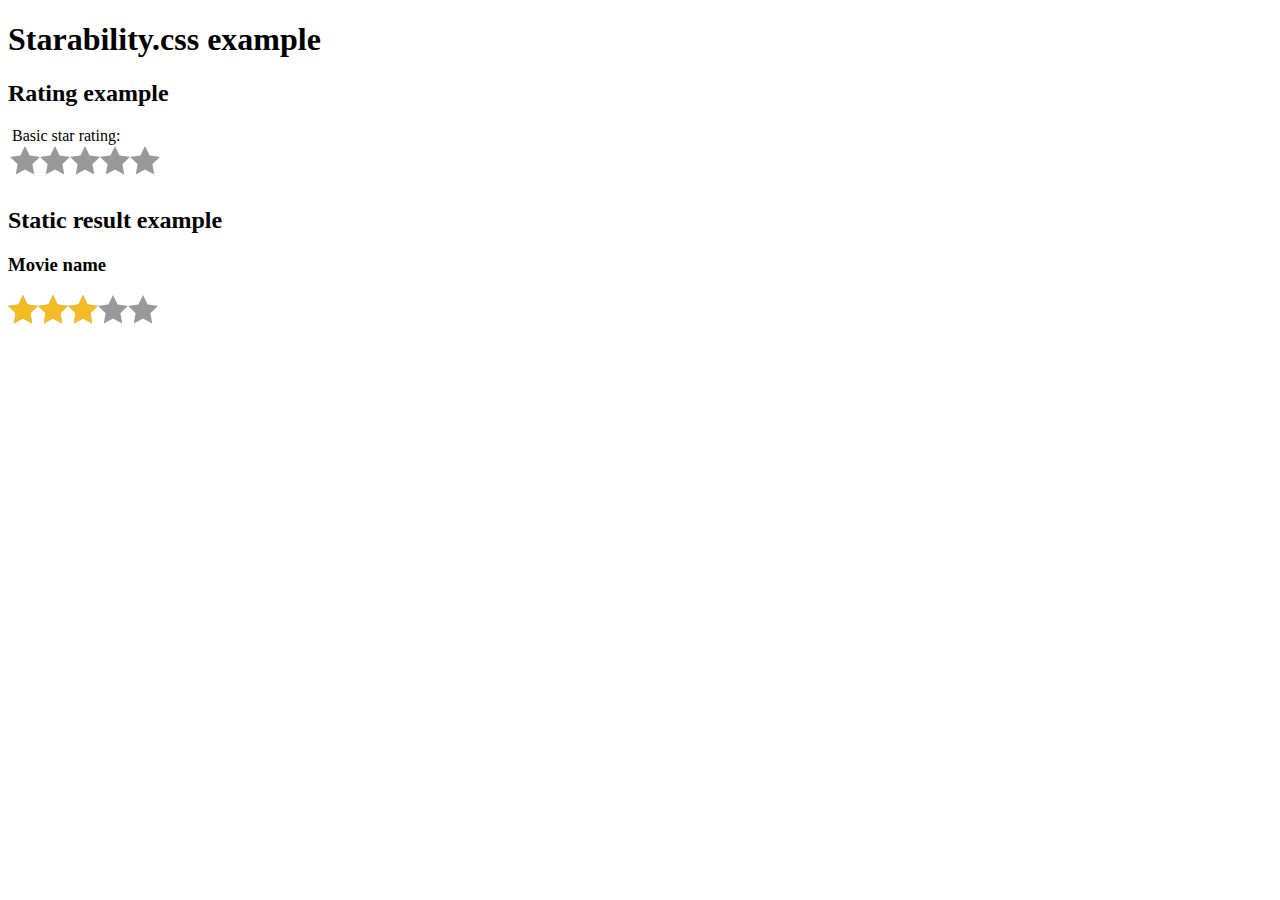
<file: assets/libs/starability/index.html>
<!DOCTYPE HTML>
<html lang="en">
<head>
  <meta http-equiv="Content-Type" content="text/html; charset=UTF-8" />
  <meta name="viewport" content="width=device-width, initial-scale=1">
  <title>Accessible rating example</title>
  <link rel="stylesheet" type="text/css" href="starability-minified/starability-all.min.css"/>
</head>

<body>
  <h1>Starability.css example</h1>
  <h2>Rating example</h2>
  <form>
    <!-- Change starability-basic to different class to see animations. -->
    <fieldset class="starability-basic">
      <legend>Basic star rating:</legend>
      <input type="radio" id="no-rate" class="input-no-rate" name="rating" value="0" checked aria-label="No rating." />

      <input type="radio" id="rate1" name="rating" value="1" />
      <label for="rate1">1 star.</label>

      <input type="radio" id="rate2" name="rating" value="2" />
      <label for="rate2">2 stars.</label>

      <input type="radio" id="rate3" name="rating" value="3" />
      <label for="rate3">3 stars.</label>

      <input type="radio" id="rate4" name="rating" value="4" />
      <label for="rate4">4 stars.</label>

      <input type="radio" id="rate5" name="rating" value="5" />
      <label for="rate5">5 stars.</label>

      <span class="starability-focus-ring"></span>
    </fieldset>
  </form>

  <h2>Static result example</h2>
  <!-- The result is based on the 'data-rating' value. Change the value to see the different static rating. -->
  <h3>Movie name</h3>
  <p class="starability-result" data-rating="3">
    Rated: 3 stars
  </p>
</body>
</html>
</file>
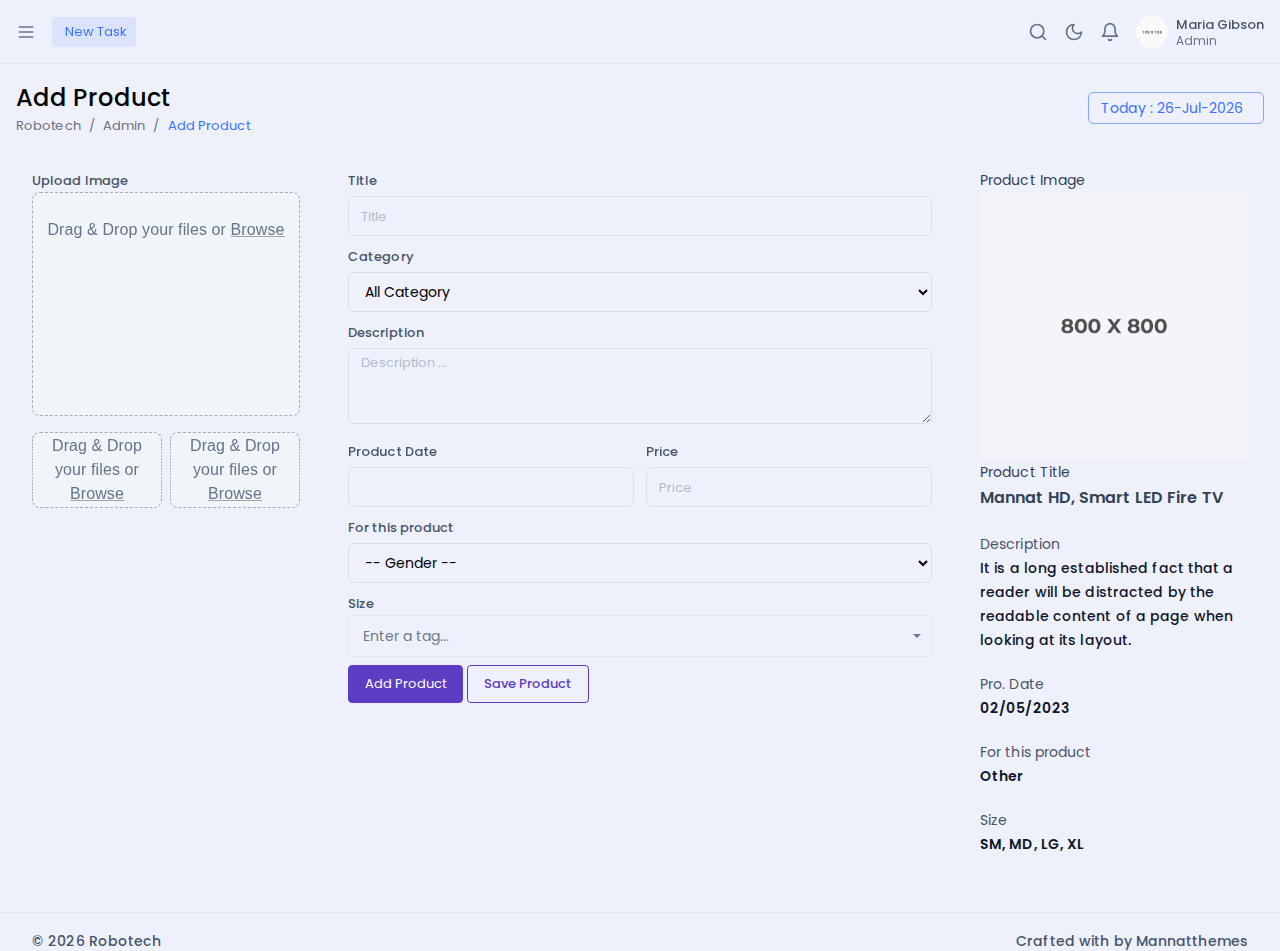
<file: admin-add-product.html>
<!DOCTYPE html>
<html lang="en" class="scroll-smooth group" data-sidebar="brand" dir="ltr">
    <head>
        <meta charset="utf-8" />
        <title>Robotech - Admin & Dashboard Template</title>
        <meta  name="viewport"  content="width=device-width, initial-scale=1, shrink-to-fit=no"/>
        <meta  content="Tailwind Multipurpose Admin & Dashboard Template"  name="description"/>
        <meta content="" name="Mannatthemes" />
        <meta http-equiv="X-UA-Compatible" content="IE=edge" />
        <!-- App favicon -->
        <link rel="shortcut icon" href="assets/images/favicon.ico" />
        
        <!-- Css -->
        <link rel="stylesheet" href="assets/libs/filepond/filepond.min.css">
        <link rel="stylesheet" href="assets/libs/filepond-plugin-image-preview/filepond-plugin-image-preview.min.css">
        <link rel="stylesheet" href="assets/libs/vanillajs-datepicker/css/datepicker.min.css">
        <link rel="stylesheet" href="assets/libs/mobius1-selectr/selectr.min.css">
        <!-- Main Css -->
        <link rel="stylesheet" href="assets/libs/icofont/icofont.min.css">
        <link href="assets/libs/flatpickr/flatpickr.min.css" type="text/css" rel="stylesheet">
        <link rel="stylesheet" href="assets/css/tailwind.min.css">

    </head>
    
    <body data-layout-mode="light"  data-sidebar-size="default" data-theme-layout="vertical" class="bg-[#EEF0FC] dark:bg-gray-900">
    
        <!-- leftbar-tab-menu -->
        

        <div class="min-h-full z-[99]  fixed inset-y-0 print:hidden bg-gradient-to-t from-[#6f3dc3] from-10% via-[#603dc3] via-40% to-[#5c3dc3] to-100% dark:bg-[#603dc3] main-sidebar duration-300 group-data-[sidebar=dark]:bg-[#603dc3] group-data-[sidebar=brand]:bg-brand group-[.dark]:group-data-[sidebar=brand]:bg-[#603dc3]">
            <div class=" text-center border-b bg-[#603dc3] border-r h-[64px] flex justify-center items-center brand-logo dark:bg-[#603dc3] dark:border-slate-700/40 group-data-[sidebar=dark]:bg-[#603dc3] group-data-[sidebar=dark]:border-slate-700/40 group-data-[sidebar=brand]:bg-brand group-[.dark]:group-data-[sidebar=brand]:bg-[#603dc3] group-data-[sidebar=brand]:border-slate-700/40">
                <a href="index.html" class="logo">
                    <span>
                        <img src="assets/images/logo-sm.png" alt="logo-small" class="logo-sm h-8 align-middle inline-block">
                    </span>
                    <span>
                        <img src="assets/images/logo.png" alt="logo-large" class="logo-lg h-[28px] logo-light hidden dark:inline-block ms-1 group-data-[sidebar=dark]:inline-block group-data-[sidebar=brand]:inline-block">
                        <img src="assets/images/logo.png" alt="logo-large"
                            class="logo-lg h-[28px] logo-dark inline-block dark:hidden ms-1 group-data-[sidebar=dark]:hidden group-data-[sidebar=brand]:hidden">
                    </span>
                </a>
            </div>
            <div class="border-r pb-14 h-[100vh] dark:bg-[#603dc3] dark:border-slate-700/40 group-data-[sidebar=dark]:border-slate-700/40 group-data-[sidebar=brand]:border-slate-700/40" data-simplebar>
                <div class="p-4 block">
                    <ul class="navbar-nav">
                        <li class="uppercase text-[11px]  text-primary-500 dark:text-primary-400 mt-0 leading-4 mb-2 group-data-[sidebar=dark]:text-primary-400 group-data-[sidebar=brand]:text-primary-300">
                           <span class="text-[9px] text-slate-600 dark:text-slate-500 group-data-[sidebar=dark]:text-slate-500 group-data-[sidebar=brand]:text-slate-400">DashboardS & Apps</span></li>
                        <li>
                            <div id="parent-accordion" data-fc-type="accordion">
                                <a href="#"
                                   class="nav-link hover:bg-transparent hover:text-black  rounded-md dark:hover:text-slate-200   flex items-center  decoration-0 px-3 py-3 cursor-pointer group-data-[sidebar=dark]:hover:text-slate-200 group-data-[sidebar=brand]:hover:text-slate-200 "
                                   data-fc-type="collapse" data-fc-parent="parent-accordion">
                                    <span data-lucide="home"
                                          class="w-5 h-5 text-center text-slate-800 dark:text-slate-400 me-2 group-data-[sidebar=dark]:text-slate-400 group-data-[sidebar=brand]:text-slate-400"></span>
                                    <span>Admin</span>
                                    <i class="icofont-thin-down ms-auto inline-block text-[14px] transform transition-transform duration-300 text-slate-800 dark:text-slate-400 group-data-[sidebar=dark]:text-slate-400 group-data-[sidebar=brand]:text-slate-400 fc-collapse-open:rotate-180 "></i>
                                </a>

                                <div id="Admin-flush" class="hidden  overflow-hidden">
                                    <ul class="nav flex-col flex flex-wrap ps-0 mb-0 ms-2">
                                        <li class="nav-item relative block">
                                            <a href="index.html"
                                               class="nav-link  hover:text-primary-500  rounded-md dark:hover:text-primary-500 relative   flex items-center decoration-0 px-3 py-3 group-data-[sidebar=brand]:hover:text-slate-200">
                                                <i class="icofont-dotted-right me-2 text-slate-600 text-[8px] group-data-[sidebar=brand]:text-slate-400 "></i>
                                                Dashboard
                                            </a>
                                        </li>
                                        <li class="nav-item relative block">
                                            <a href="admin-products.html"
                                               class="nav-link  hover:text-primary-500  rounded-md dark:hover:text-primary-500 relative   flex items-center decoration-0 px-3 py-3 group-data-[sidebar=brand]:hover:text-slate-200">
                                                <i class="icofont-dotted-right me-2 text-slate-600 text-[8px] group-data-[sidebar=brand]:text-slate-400"></i>
                                                Products
                                            </a>
                                        </li>
                                        <li class="nav-item relative block">
                                            <a href="admin-add-product.html"
                                               class="nav-link  hover:text-primary-500  rounded-md dark:hover:text-primary-500 relative   flex items-center decoration-0 px-3 py-3 group-data-[sidebar=brand]:hover:text-slate-200">
                                                <i class="icofont-dotted-right me-2 text-slate-600 text-[8px] group-data-[sidebar=brand]:text-slate-400"></i>
                                               Add New Product
                                            </a>
                                        </li>
                                        <li class="nav-item relative block">
                                            <a href="admin-customers.html"
                                               class="nav-link  hover:text-primary-500  rounded-md dark:hover:text-primary-500 relative   flex items-center decoration-0 px-3 py-3 group-data-[sidebar=brand]:hover:text-slate-200">
                                                <i class="icofont-dotted-right me-2 text-slate-600 text-[8px] group-data-[sidebar=brand]:text-slate-400"></i>
                                                Customers
                                            </a>
                                        </li>
                                        <li class="nav-item relative block">
                                            <a href="admin-customers-details.html"
                                               class="nav-link  hover:text-primary-500  rounded-md dark:hover:text-primary-500 relative   flex items-center decoration-0 px-3 py-3 group-data-[sidebar=brand]:hover:text-slate-200">
                                                <i class="icofont-dotted-right me-2 text-slate-600 text-[8px] group-data-[sidebar=brand]:text-slate-400"></i>
                                                Customers Details
                                            </a>
                                        </li>
                                        <li class="nav-item relative block">
                                            <a href="admin-orders.html"
                                               class="nav-link  hover:text-primary-500  rounded-md dark:hover:text-primary-500 relative   flex items-center decoration-0 px-3 py-3 group-data-[sidebar=brand]:hover:text-slate-200">
                                                <i class="icofont-dotted-right me-2 text-slate-600 text-[8px] group-data-[sidebar=brand]:text-slate-400"></i>
                                                Orders
                                            </a>
                                        </li>
                                        <li class="nav-item relative block">
                                            <a href="admin-order-details.html"
                                               class="nav-link  hover:text-primary-500  rounded-md dark:hover:text-primary-500 relative   flex items-center decoration-0 px-3 py-3 group-data-[sidebar=brand]:hover:text-slate-200">
                                                <i class="icofont-dotted-right me-2 text-slate-600 text-[8px] group-data-[sidebar=brand]:text-slate-400"></i>
                                                Order Details
                                            </a>
                                        </li>
                                        <li class="nav-item relative block">
                                            <a href="admin-refund.html"
                                               class="nav-link  hover:text-primary-500  rounded-md dark:hover:text-primary-500 relative   flex items-center decoration-0 px-3 py-3 group-data-[sidebar=brand]:hover:text-slate-200">
                                                <i class="icofont-dotted-right me-2 text-slate-600 text-[8px] group-data-[sidebar=brand]:text-slate-400"></i>
                                               Refund
                                            </a>
                                        </li>
                                    </ul>                            
                                </div>
                                <a href="#"
                                    class="nav-link hover:bg-transparent hover:text-black  rounded-md dark:hover:text-slate-200   flex items-center  decoration-0 px-3 py-3 cursor-pointer group-data-[sidebar=dark]:hover:text-slate-200 group-data-[sidebar=brand]:hover:text-slate-200 "
                                    data-fc-type="collapse" data-fc-parent="parent-accordion">
                                    <span data-lucide="home"
                                        class="w-5 h-5 text-center text-slate-800 dark:text-slate-400 me-2 group-data-[sidebar=dark]:text-slate-400 group-data-[sidebar=brand]:text-slate-400"></span>
                                    <span>Customer</span>
                                    <i class="icofont-thin-down ms-auto inline-block text-[14px] transform transition-transform duration-300 text-slate-800 dark:text-slate-400 group-data-[sidebar=dark]:text-slate-400 group-data-[sidebar=brand]:text-slate-400 fc-collapse-open:rotate-180 "></i>
                                </a>
                                <div id="Customer-flush" class="hidden  overflow-hidden">
                                    <ul class="nav flex-col flex flex-wrap ps-0 mb-0 ms-2">
                                        <li class="nav-item relative block">
                                            <a href="customers-home.html"
                                               class="nav-link  hover:text-primary-500  rounded-md dark:hover:text-primary-500 relative   flex items-center decoration-0 px-3 py-3 group-data-[sidebar=brand]:hover:text-slate-200">
                                                <i class="icofont-dotted-right me-2 text-slate-600 text-[8px] group-data-[sidebar=brand]:text-slate-400 "></i>
                                                Home 
                                            </a>
                                        </li>
                                        <li class="nav-item relative block">
                                            <a href="customers-pro-details.html"
                                               class="nav-link  hover:text-primary-500  rounded-md dark:hover:text-primary-500 relative   flex items-center decoration-0 px-3 py-3 group-data-[sidebar=brand]:hover:text-slate-200">
                                                <i class="icofont-dotted-right me-2 text-slate-600 text-[8px] group-data-[sidebar=brand]:text-slate-400"></i>
                                                Product details
                                            </a>
                                        </li>
                                        <li class="nav-item relative block">
                                            <a href="customers-products.html"
                                               class="nav-link  hover:text-primary-500  rounded-md dark:hover:text-primary-500 relative   flex items-center decoration-0 px-3 py-3 group-data-[sidebar=brand]:hover:text-slate-200">
                                                <i class="icofont-dotted-right me-2 text-slate-600 text-[8px] group-data-[sidebar=brand]:text-slate-400"></i>
                                               Product filter
                                            </a>
                                        </li>
                                        <li class="nav-item relative block">
                                            <a href="customers-cart.html"
                                               class="nav-link  hover:text-primary-500  rounded-md dark:hover:text-primary-500 relative   flex items-center decoration-0 px-3 py-3 group-data-[sidebar=brand]:hover:text-slate-200">
                                                <i class="icofont-dotted-right me-2 text-slate-600 text-[8px] group-data-[sidebar=brand]:text-slate-400"></i>
                                                Cart
                                            </a>
                                        </li>
                                        <li class="nav-item relative block">
                                            <a href="customers-checkout.html"
                                               class="nav-link  hover:text-primary-500  rounded-md dark:hover:text-primary-500 relative   flex items-center decoration-0 px-3 py-3 group-data-[sidebar=brand]:hover:text-slate-200">
                                                <i class="icofont-dotted-right me-2 text-slate-600 text-[8px] group-data-[sidebar=brand]:text-slate-400"></i>
                                                Checkout
                                            </a>
                                        </li>
                                        <li class="nav-item relative block">
                                            <a href="customers-profile.html"
                                               class="nav-link  hover:text-primary-500  rounded-md dark:hover:text-primary-500 relative   flex items-center decoration-0 px-3 py-3 group-data-[sidebar=brand]:hover:text-slate-200">
                                                <i class="icofont-dotted-right me-2 text-slate-600 text-[8px] group-data-[sidebar=brand]:text-slate-400"></i>
                                                Profile
                                            </a>
                                        </li>
                                        <li class="nav-item relative block">
                                            <a href="customers-stores.html"
                                               class="nav-link  hover:text-primary-500  rounded-md dark:hover:text-primary-500 relative   flex items-center decoration-0 px-3 py-3 group-data-[sidebar=brand]:hover:text-slate-200">
                                                <i class="icofont-dotted-right me-2 text-slate-600 text-[8px] group-data-[sidebar=brand]:text-slate-400"></i>
                                               Favourite store
                                            </a>
                                        </li>
                                        <li class="nav-item relative block">
                                            <a href="customers-wishlist.html"
                                               class="nav-link  hover:text-primary-500  rounded-md dark:hover:text-primary-500 relative   flex items-center decoration-0 px-3 py-3 group-data-[sidebar=brand]:hover:text-slate-200">
                                                <i class="icofont-dotted-right me-2 text-slate-600 text-[8px] group-data-[sidebar=brand]:text-slate-400"></i>
                                               Wishlist
                                            </a>
                                        </li>
                                        <li class="nav-item relative block">
                                            <a href="customers-order-track.html"
                                               class="nav-link  hover:text-primary-500  rounded-md dark:hover:text-primary-500 relative   flex items-center decoration-0 px-3 py-3 group-data-[sidebar=brand]:hover:text-slate-200">
                                                <i class="icofont-dotted-right me-2 text-slate-600 text-[8px] group-data-[sidebar=brand]:text-slate-400"></i>
                                               Order track
                                            </a>
                                        </li>
                                        <li class="nav-item relative block">
                                            <a href="customers-invoice.html"
                                               class="nav-link  hover:text-primary-500  rounded-md dark:hover:text-primary-500 relative   flex items-center decoration-0 px-3 py-3 group-data-[sidebar=brand]:hover:text-slate-200">
                                                <i class="icofont-dotted-right me-2 text-slate-600 text-[8px] group-data-[sidebar=brand]:text-slate-400"></i>
                                               Invoice
                                            </a>
                                        </li>
                                    </ul>                            
                                </div>
                                <div data-fc-type="collapse" data-fc-parent="parent-accordion">
                                    <a href="#"
                                       class="nav-link hover:bg-transparent hover:text-black  rounded-md dark:hover:text-slate-200   flex items-center  decoration-0 px-3 py-3 cursor-pointer group-data-[sidebar=dark]:hover:text-slate-200 group-data-[sidebar=brand]:hover:text-slate-200">
                                        <span data-lucide="grid"
                                              class="w-5 h-5 text-center text-slate-800 me-2 dark:text-slate-400 group-data-[sidebar=dark]:text-slate-400 group-data-[sidebar=brand]:text-slate-400"></span>
                                        <span>Apps</span>
                                        <i class="icofont-thin-down fc-collapse-open:rotate-180 ms-auto inline-block text-[14px] transform transition-transform duration-300 text-slate-800 dark:text-slate-400 group-data-[sidebar=dark]:text-slate-400 group-data-[sidebar=brand]:text-slate-400"></i>
                                    </a>
                                </div>
                                <div class="hidden  overflow-hidden">
                                    <ul class="nav flex-col flex flex-wrap ps-0 mb-0 ms-2" id="apps-accordion"
                                        data-fc-type="accordion">
                                        <li class="nav-item relative block">
                                            <a href="apps-chat.html"
                                               class="nav-link  hover:text-primary-500  rounded-md dark:hover:text-primary-500 relative group-data-[sidebar=brand]:hover:text-slate-200  flex items-center decoration-0 px-3 py-3">
                                                <i class="icofont-dotted-right me-2 text-slate-600 text-[8px] group-data-[sidebar=brand]:text-slate-400"></i>
                                                Chat
                                            </a>
                                        </li>
                                        <li class="nav-item relative block">
                                            <a href="apps-contact-list.html"
                                               class="nav-link  hover:text-primary-500  rounded-md dark:hover:text-primary-500 relative group-data-[sidebar=brand]:hover:text-slate-200   flex items-center decoration-0 px-3 py-3">
                                                <i class="icofont-dotted-right me-2 text-slate-600 text-[8px] group-data-[sidebar=brand]:text-slate-400"></i>
                                                Contact List
                                            </a>
                                        </li>
                                        <li class="nav-item relative block">
                                            <a href="apps-calendar.html"
                                               class="nav-link  hover:text-primary-500  rounded-md dark:hover:text-primary-500 relative group-data-[sidebar=brand]:hover:text-slate-200   flex items-center decoration-0 px-3 py-3">
                                                <i class="icofont-dotted-right me-2 text-slate-600 text-[8px] group-data-[sidebar=brand]:text-slate-400"></i>
                                                Calendar
                                            </a>
                                        </li>
                                        <li class="nav-item relative block">
                                            <a href="apps-files.html"
                                               class="nav-link  hover:text-primary-500  rounded-md dark:hover:text-primary-500 relative group-data-[sidebar=brand]:hover:text-slate-200   flex items-center decoration-0 px-3 py-3">
                                                <i class="icofont-dotted-right me-2 text-slate-600 text-[8px] group-data-[sidebar=brand]:text-slate-400"></i>
                                                File Mamager
                                            </a>
                                        </li>
                                        <li class="nav-item relative block">
                                            <a href="apps-invoice.html"
                                               class="nav-link  hover:text-primary-500  rounded-md dark:hover:text-primary-500 relative group-data-[sidebar=brand]:hover:text-slate-200   flex items-center decoration-0 px-3 py-3">
                                                <i class="icofont-dotted-right me-2 text-slate-600 text-[8px] group-data-[sidebar=brand]:text-slate-400"></i>
                                                Invoice
                                            </a>
                                        </li>
                                        <li>
                                            <div id="Email" data-fc-type="collapse" data-fc-parent="apps-accordion">
                                                <a href="#"
                                                   class="nav-link hover:bg-transparent hover:text-black  rounded-md dark:hover:text-slate-200   flex items-center  decoration-0 px-3 py-3 cursor-pointer group-data-[sidebar=dark]:hover:text-slate-200 group-data-[sidebar=brand]:hover:text-slate-200 "
                                                   aria-expanded="false" aria-controls="Email-flush">
                                                    <i class="icofont-dotted-right me-2 text-slate-600 text-[8px] group-data-[sidebar=brand]:text-slate-400"></i>
                                                    <span>Email</span>
                                                    <i class="icofont-thin-down ms-auto inline-block text-[14px] transform transition-transform duration-300 text-slate-800 dark:text-slate-400 group-data-[sidebar=dark]:text-slate-400 group-data-[sidebar=brand]:text-slate-400  fc-collapse-open:rotate-180"></i>
                                                </a>
                                            </div>
                                            <div id="Email-flush" class=" hidden  overflow-hidden "
                                                 aria-labelledby="Email">
                                                <ul class="nav flex-col flex flex-wrap ps-0 mb-0 ms-2">
                                                    <li class="nav-item relative block">
                                                        <a href="apps-email-inbox.html"
                                                           class="nav-link  hover:text-primary-500  rounded-md dark:hover:text-primary-500 relative group-data-[sidebar=brand]:hover:text-slate-200   flex items-center decoration-0 px-3 py-3">
                                                            <i class="icofont-dotted-right me-2 text-slate-600 text-[8px] group-data-[sidebar=brand]:text-slate-400"></i>
                                                            Inbox
                                                        </a>
                                                    </li>
                                                    <li class="nav-item relative block">
                                                        <a href="apps-email-read.html"
                                                           class="nav-link  hover:text-primary-500  rounded-md dark:hover:text-primary-500 relative group-data-[sidebar=brand]:hover:text-slate-200   flex items-center decoration-0 px-3 py-3">
                                                            <i class="icofont-dotted-right me-2 text-slate-600 text-[8px] group-data-[sidebar=brand]:text-slate-400"></i>
                                                            Read Email
                                                        </a>
                                                    </li>
                                                </ul>
                                            </div>
                                        </li>
                                
                                    </ul>
                                </div>

                        
                                <div class="border-b border-dashed dark:border-slate-700/40 my-3 group-data-[sidebar=dark]:border-slate-700/40 group-data-[sidebar=brand]:border-slate-700/40"></div>
                                <div class="text-[9px] text-slate-600 dark:text-slate-500 group-data-[sidebar=dark]:text-slate-500 group-data-[sidebar=brand]:text-slate-400">
                                    C<span>omponents & Extra</span>
                                </div>
                                <div data-fc-type="collapse" data-fc-parent="parent-accordion">
                                    <a href="#"
                                       class="nav-link hover:bg-transparent hover:text-black  rounded-md dark:hover:text-slate-200   flex items-center  decoration-0 px-3 py-3 cursor-pointer group-data-[sidebar=dark]:hover:text-slate-200 group-data-[sidebar=brand]:hover:text-slate-200">
                                        <span data-lucide="box"
                                              class="w-5 h-5 text-center text-slate-800 me-2 dark:text-slate-400 group-data-[sidebar=dark]:text-slate-400 group-data-[sidebar=brand]:text-slate-400"></span>
                                        <span>UI Kit</span>
                                        <i class="icofont-thin-down fc-collapse-open:rotate-180 ms-auto inline-block text-[14px] transform transition-transform duration-300 text-slate-800 dark:text-slate-400 group-data-[sidebar=dark]:text-slate-400 group-data-[sidebar=brand]:text-slate-400"></i>
                                    </a>
                                </div>
                                <div class="hidden  overflow-hidden">
                                    <ul class="nav flex-col flex flex-wrap ps-0 mb-0 ms-2" id="UI_Kit-accordion"
                                        data-fc-type="accordion">
                                        <li>
                                            <div id="UI_Elements" data-fc-type="collapse" data-fc-parent="UI_Kit-accordion">
                                                <a href="#"
                                                   class="nav-link hover:bg-transparent hover:text-black  rounded-md dark:hover:text-slate-200   flex items-center  decoration-0 px-3 py-3 cursor-pointer group-data-[sidebar=dark]:hover:text-slate-200 group-data-[sidebar=brand]:hover:text-slate-200"
                                                   aria-expanded="false" aria-controls="UI_Elements-flush">
                                                    <i class="icofont-dotted-right me-2 text-slate-600 text-[8px] group-data-[sidebar=brand]:text-slate-400"></i>
                                                    <span>UI Elements</span>
                                                    <i class="icofont-thin-down ms-auto inline-block text-[14px] transform transition-transform duration-300 text-slate-800 dark:text-slate-400 group-data-[sidebar=dark]:text-slate-400 group-data-[sidebar=brand]:text-slate-400 fc-collapse-open:rotate-180"></i>
                                                </a>
                                            </div>
                                            <div id="UI_Elements-flush" class=" hidden  overflow-hidden "
                                                 aria-labelledby="UI_Elements">
                                                <ul class="nav flex-col flex flex-wrap ps-0 mb-0 ms-2">
                                                    <li class="nav-item relative block">
                                                        <a href="ui-alerts.html"
                                                           class="nav-link  hover:text-primary-500  rounded-md dark:hover:text-primary-500 relative group-data-[sidebar=brand]:hover:text-slate-200   flex items-center decoration-0 px-3 py-3">
                                                            <i class="icofont-dotted-right me-2 text-slate-600 text-[8px] group-data-[sidebar=brand]:text-slate-400"></i>
                                                            Alerts
                                                        </a>
                                                    </li>
                                                    <li class="nav-item relative block">
                                                        <a href="ui-avatars.html"
                                                           class="nav-link  hover:text-primary-500  rounded-md dark:hover:text-primary-500 relative group-data-[sidebar=brand]:hover:text-slate-200   flex items-center decoration-0 px-3 py-3">
                                                            <i class="icofont-dotted-right me-2 text-slate-600 text-[8px] group-data-[sidebar=brand]:text-slate-400"></i>
                                                            Avatars
                                                        </a>
                                                    </li>
                                                    <li class="nav-item relative block">
                                                        <a href="ui-buttons.html"
                                                           class="nav-link  hover:text-primary-500  rounded-md dark:hover:text-primary-500 relative group-data-[sidebar=brand]:hover:text-slate-200   flex items-center decoration-0 px-3 py-3">
                                                            <i class="icofont-dotted-right me-2 text-slate-600 text-[8px] group-data-[sidebar=brand]:text-slate-400"></i>
                                                            Buttons
                                                        </a>
                                                    </li>
                                                    <li class="nav-item relative block">
                                                        <a href="ui-badges.html"
                                                           class="nav-link  hover:text-primary-500  rounded-md dark:hover:text-primary-500 relative group-data-[sidebar=brand]:hover:text-slate-200   flex items-center decoration-0 px-3 py-3">
                                                            <i class="icofont-dotted-right me-2 text-slate-600 text-[8px] group-data-[sidebar=brand]:text-slate-400"></i>
                                                            Budges
                                                        </a>
                                                    </li>
                                                    <li class="nav-item relative block">
                                                        <a href="ui-cards.html"
                                                           class="nav-link  hover:text-primary-500  rounded-md dark:hover:text-primary-500 relative group-data-[sidebar=brand]:hover:text-slate-200   flex items-center decoration-0 px-3 py-3">
                                                            <i class="icofont-dotted-right me-2 text-slate-600 text-[8px] group-data-[sidebar=brand]:text-slate-400"></i>
                                                            Cards
                                                        </a>
                                                    </li>
                                                    <li class="nav-item relative block">
                                                        <a href="ui-carousels.html"
                                                           class="nav-link  hover:text-primary-500  rounded-md dark:hover:text-primary-500 relative group-data-[sidebar=brand]:hover:text-slate-200   flex items-center decoration-0 px-3 py-3">
                                                            <i class="icofont-dotted-right me-2 text-slate-600 text-[8px] group-data-[sidebar=brand]:text-slate-400"></i>
                                                            Carousels
                                                        </a>
                                                    </li>
                                                    <li class="nav-item relative block">
                                                        <a href="ui-dropdowns.html"
                                                           class="nav-link  hover:text-primary-500  rounded-md dark:hover:text-primary-500 relative group-data-[sidebar=brand]:hover:text-slate-200   flex items-center decoration-0 px-3 py-3">
                                                            <i class="icofont-dotted-right me-2 text-slate-600 text-[8px] group-data-[sidebar=brand]:text-slate-400"></i>
                                                            Dropdowns
                                                        </a>
                                                    </li>
                                                    <li class="nav-item relative block">
                                                        <a href="ui-grids.html"
                                                           class="nav-link  hover:text-primary-500  rounded-md dark:hover:text-primary-500 relative group-data-[sidebar=brand]:hover:text-slate-200   flex items-center decoration-0 px-3 py-3">
                                                            <i class="icofont-dotted-right me-2 text-slate-600 text-[8px] group-data-[sidebar=brand]:text-slate-400"></i>
                                                            Grids
                                                        </a>
                                                    </li>
                                                    <li class="nav-item relative block">
                                                        <a href="ui-images.html"
                                                           class="nav-link  hover:text-primary-500  rounded-md dark:hover:text-primary-500 relative group-data-[sidebar=brand]:hover:text-slate-200   flex items-center decoration-0 px-3 py-3">
                                                            <i class="icofont-dotted-right me-2 text-slate-600 text-[8px] group-data-[sidebar=brand]:text-slate-400"></i>
                                                            Images
                                                        </a>
                                                    </li>
                                                    <li class="nav-item relative block">
                                                        <a href="ui-lists.html"
                                                           class="nav-link  hover:text-primary-500  rounded-md dark:hover:text-primary-500 relative group-data-[sidebar=brand]:hover:text-slate-200   flex items-center decoration-0 px-3 py-3">
                                                            <i class="icofont-dotted-right me-2 text-slate-600 text-[8px] group-data-[sidebar=brand]:text-slate-400"></i>
                                                            Lists
                                                        </a>
                                                    </li>
                                                    <li class="nav-item relative block">
                                                        <a href="ui-modals.html"
                                                           class="nav-link  hover:text-primary-500  rounded-md dark:hover:text-primary-500 relative group-data-[sidebar=brand]:hover:text-slate-200   flex items-center decoration-0 px-3 py-3">
                                                            <i class="icofont-dotted-right me-2 text-slate-600 text-[8px] group-data-[sidebar=brand]:text-slate-400"></i>
                                                            Modals
                                                        </a>
                                                    </li>
                                                    <li class="nav-item relative block">
                                                        <a href="ui-navs.html"
                                                           class="nav-link  hover:text-primary-500  rounded-md dark:hover:text-primary-500 relative group-data-[sidebar=brand]:hover:text-slate-200   flex items-center decoration-0 px-3 py-3">
                                                            <i class="icofont-dotted-right me-2 text-slate-600 text-[8px] group-data-[sidebar=brand]:text-slate-400"></i>
                                                            Navs
                                                        </a>
                                                    </li>
                                                    <li class="nav-item relative block">
                                                        <a href="ui-navbars.html"
                                                           class="nav-link  hover:text-primary-500  rounded-md dark:hover:text-primary-500 relative group-data-[sidebar=brand]:hover:text-slate-200   flex items-center decoration-0 px-3 py-3">
                                                            <i class="icofont-dotted-right me-2 text-slate-600 text-[8px] group-data-[sidebar=brand]:text-slate-400"></i>
                                                            Navbars
                                                        </a>
                                                    </li>
                                                    <li class="nav-item relative block">
                                                        <a href="ui-paginations.html"
                                                           class="nav-link  hover:text-primary-500  rounded-md dark:hover:text-primary-500 relative group-data-[sidebar=brand]:hover:text-slate-200   flex items-center decoration-0 px-3 py-3">
                                                            <i class="icofont-dotted-right me-2 text-slate-600 text-[8px] group-data-[sidebar=brand]:text-slate-400"></i>
                                                            Paginations
                                                        </a>
                                                    </li>
                                                    <li class="nav-item relative block">
                                                        <a href="ui-popover-tooltips.html"
                                                           class="nav-link  hover:text-primary-500  rounded-md dark:hover:text-primary-500 relative group-data-[sidebar=brand]:hover:text-slate-200   flex items-center decoration-0 px-3 py-3">
                                                            <i class="icofont-dotted-right me-2 text-slate-600 text-[8px] group-data-[sidebar=brand]:text-slate-400"></i>
                                                            Popover & Tooltips
                                                        </a>
                                                    </li>
                                                    <li class="nav-item relative block">
                                                        <a href="ui-progress.html"
                                                           class="nav-link  hover:text-primary-500  rounded-md dark:hover:text-primary-500 relative group-data-[sidebar=brand]:hover:text-slate-200   flex items-center decoration-0 px-3 py-3">
                                                            <i class="icofont-dotted-right me-2 text-slate-600 text-[8px] group-data-[sidebar=brand]:text-slate-400"></i>
                                                            Progress
                                                        </a>
                                                    </li>
                                                    <li class="nav-item relative block">
                                                        <a href="ui-spinners.html"
                                                           class="nav-link  hover:text-primary-500  rounded-md dark:hover:text-primary-500 relative group-data-[sidebar=brand]:hover:text-slate-200   flex items-center decoration-0 px-3 py-3">
                                                            <i class="icofont-dotted-right me-2 text-slate-600 text-[8px] group-data-[sidebar=brand]:text-slate-400"></i>
                                                            Spinners
                                                        </a>
                                                    </li>
                                                    <li class="nav-item relative block">
                                                        <a href="ui-tabs-accordions.html"
                                                           class="nav-link  hover:text-primary-500  rounded-md dark:hover:text-primary-500 relative group-data-[sidebar=brand]:hover:text-slate-200   flex items-center decoration-0 px-3 py-3">
                                                            <i class="icofont-dotted-right me-2 text-slate-600 text-[8px] group-data-[sidebar=brand]:text-slate-400"></i>
                                                            Tabs & Accordions
                                                        </a>
                                                    </li>
                                                    <li class="nav-item relative block">
                                                        <a href="ui-typography.html"
                                                           class="nav-link  hover:text-primary-500  rounded-md dark:hover:text-primary-500 relative group-data-[sidebar=brand]:hover:text-slate-200   flex items-center decoration-0 px-3 py-3">
                                                            <i class="icofont-dotted-right me-2 text-slate-600 text-[8px] group-data-[sidebar=brand]:text-slate-400"></i>
                                                            Typography
                                                        </a>
                                                    </li>
                                                    <li class="nav-item relative block">
                                                        <a href="ui-videos.html"
                                                           class="nav-link  hover:text-primary-500  rounded-md dark:hover:text-primary-500 relative group-data-[sidebar=brand]:hover:text-slate-200   flex items-center decoration-0 px-3 py-3">
                                                            <i class="icofont-dotted-right me-2 text-slate-600 text-[8px] group-data-[sidebar=brand]:text-slate-400"></i>
                                                            Videos
                                                        </a>
                                                    </li>
                                                </ul>
                                            </div>
                                        </li>

                                        <li>
                                            <div id="Advanced_UI" data-fc-type="collapse" data-fc-parent="UI_Kit-accordion">
                                                <a href="#"
                                                   class="nav-link hover:bg-transparent hover:text-black  rounded-md dark:hover:text-slate-200   flex items-center  decoration-0 px-3 py-3 cursor-pointer group-data-[sidebar=dark]:hover:text-slate-200 group-data-[sidebar=brand]:hover:text-slate-200 "
                                                   aria-expanded="false" aria-controls="Advanced_UI-flush">
                                                    <i class="icofont-dotted-right me-2 text-slate-600 text-[8px] group-data-[sidebar=brand]:text-slate-400"></i>
                                                    <span>Advanced UI</span>
                                                    <i class="icofont-thin-down ms-auto inline-block text-[14px] transform transition-transform duration-300 text-slate-800 dark:text-slate-400 group-data-[sidebar=dark]:text-slate-400 group-data-[sidebar=brand]:text-slate-400  fc-collapse-open:rotate-180"></i>
                                                </a>
                                            </div>
                                            <div id="Advanced_UI-flush" class=" hidden  overflow-hidden "
                                                 aria-labelledby="Advanced_UI">
                                                <ul class="nav flex-col flex flex-wrap ps-0 mb-0 ms-2">
                                                    <li class="nav-item relative block">
                                                        <a href="advanced-animation.html"
                                                           class="nav-link  hover:text-primary-500  rounded-md dark:hover:text-primary-500 relative group-data-[sidebar=brand]:hover:text-slate-200   flex items-center decoration-0 px-3 py-3">
                                                            <i class="icofont-dotted-right me-2 text-slate-600 text-[8px] group-data-[sidebar=brand]:text-slate-400"></i>
                                                            Animation
                                                        </a>
                                                    </li>
                                                    <li class="nav-item relative block">
                                                        <a href="advanced-clipboard.html"
                                                           class="nav-link  hover:text-primary-500  rounded-md dark:hover:text-primary-500 relative group-data-[sidebar=brand]:hover:text-slate-200   flex items-center decoration-0 px-3 py-3">
                                                            <i class="icofont-dotted-right me-2 text-slate-600 text-[8px] group-data-[sidebar=brand]:text-slate-400"></i>
                                                            Clipboard
                                                        </a>
                                                    </li>
                                                    <li class="nav-item relative block">
                                                        <a href="advanced-dragula.html"
                                                           class="nav-link  hover:text-primary-500  rounded-md dark:hover:text-primary-500 relative group-data-[sidebar=brand]:hover:text-slate-200   flex items-center decoration-0 px-3 py-3">
                                                            <i class="icofont-dotted-right me-2 text-slate-600 text-[8px] group-data-[sidebar=brand]:text-slate-400"></i>
                                                            Dragula
                                                        </a>
                                                    </li>
                                                    <li class="nav-item relative block">
                                                        <a href="advanced-highlight.html"
                                                           class="nav-link  hover:text-primary-500  rounded-md dark:hover:text-primary-500 relative group-data-[sidebar=brand]:hover:text-slate-200   flex items-center decoration-0 px-3 py-3">
                                                            <i class="icofont-dotted-right me-2 text-slate-600 text-[8px] group-data-[sidebar=brand]:text-slate-400"></i>
                                                            Highlight
                                                        </a>
                                                    </li>
                                                    <li class="nav-item relative block">
                                                        <a href="advanced-rangeslider.html"
                                                           class="nav-link  hover:text-primary-500  rounded-md dark:hover:text-primary-500 relative group-data-[sidebar=brand]:hover:text-slate-200   flex items-center decoration-0 px-3 py-3">
                                                            <i class="icofont-dotted-right me-2 text-slate-600 text-[8px] group-data-[sidebar=brand]:text-slate-400"></i>
                                                            Range Slider
                                                        </a>
                                                    </li>
                                                    <li class="nav-item relative block">
                                                        <a href="advanced-ratings.html"
                                                           class="nav-link  hover:text-primary-500  rounded-md dark:hover:text-primary-500 relative group-data-[sidebar=brand]:hover:text-slate-200   flex items-center decoration-0 px-3 py-3">
                                                            <i class="icofont-dotted-right me-2 text-slate-600 text-[8px] group-data-[sidebar=brand]:text-slate-400"></i>
                                                            Ratings
                                                        </a>
                                                    </li>
                                                    <li class="nav-item relative block">
                                                        <a href="advanced-ribbons.html"
                                                           class="nav-link  hover:text-primary-500  rounded-md dark:hover:text-primary-500 relative group-data-[sidebar=brand]:hover:text-slate-200   flex items-center decoration-0 px-3 py-3">
                                                            <i class="icofont-dotted-right me-2 text-slate-600 text-[8px] group-data-[sidebar=brand]:text-slate-400"></i>
                                                            Ribbons
                                                        </a>
                                                    </li>
                                                    <li class="nav-item relative block">
                                                        <a href="advanced-sweetalerts.html"
                                                           class="nav-link  hover:text-primary-500  rounded-md dark:hover:text-primary-500 relative group-data-[sidebar=brand]:hover:text-slate-200   flex items-center decoration-0 px-3 py-3">
                                                            <i class="icofont-dotted-right me-2 text-slate-600 text-[8px] group-data-[sidebar=brand]:text-slate-400"></i>
                                                            Sweet Alert
                                                        </a>
                                                    </li>
                                                </ul>
                                            </div>
                                        </li>

                                        <li>
                                            <div id="Forms" data-fc-type="collapse" data-fc-parent="UI_Kit-accordion">
                                                <a href="#"
                                                   class="nav-link hover:bg-transparent hover:text-black  rounded-md dark:hover:text-slate-200   flex items-center  decoration-0 px-3 py-3 cursor-pointer group-data-[sidebar=dark]:hover:text-slate-200 group-data-[sidebar=brand]:hover:text-slate-200"
                                                   aria-expanded="false" aria-controls="Forms-flush">
                                                    <i class="icofont-dotted-right me-2 text-slate-600 text-[8px] group-data-[sidebar=brand]:text-slate-400"></i>
                                                    <span>Forms</span>
                                                    <i class="icofont-thin-down ms-auto inline-block text-[14px] transform transition-transform duration-300 text-slate-800 dark:text-slate-400 group-data-[sidebar=dark]:text-slate-400 group-data-[sidebar=brand]:text-slate-400 fc-collapse-open:rotate-180"></i>
                                                </a>
                                            </div>
                                            <div id="Forms-flush" class=" hidden  overflow-hidden "
                                                 aria-labelledby="Forms">
                                                <ul class="nav flex-col flex flex-wrap ps-0 mb-0 ms-2">
                                                    <li class="nav-item relative block">
                                                        <a href="forms-elements.html"
                                                           class="nav-link  hover:text-primary-500  rounded-md dark:hover:text-primary-500 relative group-data-[sidebar=brand]:hover:text-slate-200   flex items-center decoration-0 px-3 py-3">
                                                            <i class="icofont-dotted-right me-2 text-slate-600 text-[8px] group-data-[sidebar=brand]:text-slate-400"></i>
                                                            Basic Elements
                                                        </a>
                                                    </li> 
                                                    <li class="nav-item relative block">
                                                        <a href="forms-advance.html"
                                                           class="nav-link  hover:text-primary-500  rounded-md dark:hover:text-primary-500 relative group-data-[sidebar=brand]:hover:text-slate-200   flex items-center decoration-0 px-3 py-3">
                                                            <i class="icofont-dotted-right me-2 text-slate-600 text-[8px] group-data-[sidebar=brand]:text-slate-400"></i>
                                                            Advanced Elements
                                                        </a>
                                                    </li> 
                                                    <li class="nav-item relative block">
                                                        <a href="forms-validation.html"
                                                           class="nav-link  hover:text-primary-500  rounded-md dark:hover:text-primary-500 relative group-data-[sidebar=brand]:hover:text-slate-200   flex items-center decoration-0 px-3 py-3">
                                                            <i class="icofont-dotted-right me-2 text-slate-600 text-[8px] group-data-[sidebar=brand]:text-slate-400"></i>
                                                            Validation
                                                        </a>
                                                    </li>   
                                                    <li class="nav-item relative block">
                                                        <a href="forms-wizard.html"
                                                           class="nav-link  hover:text-primary-500  rounded-md dark:hover:text-primary-500 relative group-data-[sidebar=brand]:hover:text-slate-200   flex items-center decoration-0 px-3 py-3">
                                                            <i class="icofont-dotted-right me-2 text-slate-600 text-[8px] group-data-[sidebar=brand]:text-slate-400"></i>
                                                            Wizard
                                                        </a>
                                                    </li>   
                                                    <li class="nav-item relative block">
                                                        <a href="forms-editors.html"
                                                           class="nav-link  hover:text-primary-500  rounded-md dark:hover:text-primary-500 relative group-data-[sidebar=brand]:hover:text-slate-200   flex items-center decoration-0 px-3 py-3">
                                                            <i class="icofont-dotted-right me-2 text-slate-600 text-[8px] group-data-[sidebar=brand]:text-slate-400"></i>
                                                            Editors
                                                        </a>
                                                    </li>   
                                                    <li class="nav-item relative block">
                                                        <a href="forms-uploads.html"
                                                           class="nav-link  hover:text-primary-500  rounded-md dark:hover:text-primary-500 relative group-data-[sidebar=brand]:hover:text-slate-200   flex items-center decoration-0 px-3 py-3">
                                                            <i class="icofont-dotted-right me-2 text-slate-600 text-[8px] group-data-[sidebar=brand]:text-slate-400"></i>
                                                            Uploads
                                                        </a>
                                                    </li>   
                                                    <li class="nav-item relative block">
                                                        <a href="forms-img-crop.html"
                                                           class="nav-link  hover:text-primary-500  rounded-md dark:hover:text-primary-500 relative group-data-[sidebar=brand]:hover:text-slate-200   flex items-center decoration-0 px-3 py-3">
                                                            <i class="icofont-dotted-right me-2 text-slate-600 text-[8px] group-data-[sidebar=brand]:text-slate-400"></i>
                                                            Image Crop
                                                        </a>
                                                    </li>                                               
                                                </ul>
                                            </div>
                                        </li>

                                        <li>
                                            <div id="Charts" data-fc-type="collapse" data-fc-parent="UI_Kit-accordion">
                                                <a href="#"
                                                   class="nav-link hover:bg-transparent hover:text-black  rounded-md dark:hover:text-slate-200   flex items-center  decoration-0 px-3 py-3 cursor-pointer group-data-[sidebar=dark]:hover:text-slate-200 group-data-[sidebar=brand]:hover:text-slate-200"
                                                   aria-expanded="false" aria-controls="Charts-flush">
                                                    <i class="icofont-dotted-right me-2 text-slate-600 text-[8px] group-data-[sidebar=brand]:text-slate-400"></i>
                                                    <span>Charts</span>
                                                    <i class="icofont-thin-down ms-auto inline-block text-[14px] transform transition-transform duration-300 text-slate-800 dark:text-slate-400 group-data-[sidebar=dark]:text-slate-400 group-data-[sidebar=brand]:text-slate-400 fc-collapse-open:rotate-180"></i>
                                                </a>
                                            </div>
                                            <div id="Charts-flush" class=" hidden  overflow-hidden "
                                                 aria-labelledby="Charts">
                                                <ul class="nav flex-col flex flex-wrap ps-0 mb-0 ms-2">
                                                    <li class="nav-item relative block">
                                                        <a href="charts-apex.html"
                                                           class="nav-link  hover:text-primary-500  rounded-md dark:hover:text-primary-500 relative group-data-[sidebar=brand]:hover:text-slate-200   flex items-center decoration-0 px-3 py-3">
                                                            <i class="icofont-dotted-right me-2 text-slate-600 text-[8px] group-data-[sidebar=brand]:text-slate-400"></i>
                                                            Apex
                                                        </a>
                                                    </li> 
                                                    <li class="nav-item relative block">
                                                        <a href="charts-echarts.html"
                                                           class="nav-link  hover:text-primary-500  rounded-md dark:hover:text-primary-500 relative group-data-[sidebar=brand]:hover:text-slate-200   flex items-center decoration-0 px-3 py-3">
                                                            <i class="icofont-dotted-right me-2 text-slate-600 text-[8px] group-data-[sidebar=brand]:text-slate-400"></i>
                                                            Echarts
                                                        </a>
                                                    </li> 
                                                    <li class="nav-item relative block">
                                                        <a href="charts-justgage.html"
                                                           class="nav-link  hover:text-primary-500  rounded-md dark:hover:text-primary-500 relative group-data-[sidebar=brand]:hover:text-slate-200   flex items-center decoration-0 px-3 py-3">
                                                            <i class="icofont-dotted-right me-2 text-slate-600 text-[8px] group-data-[sidebar=brand]:text-slate-400"></i>
                                                            JustGage
                                                        </a>
                                                    </li>   
                                                    <li class="nav-item relative block">
                                                        <a href="charts-chartjs.html"
                                                           class="nav-link  hover:text-primary-500  rounded-md dark:hover:text-primary-500 relative group-data-[sidebar=brand]:hover:text-slate-200   flex items-center decoration-0 px-3 py-3">
                                                            <i class="icofont-dotted-right me-2 text-slate-600 text-[8px] group-data-[sidebar=brand]:text-slate-400"></i>
                                                            Chartjs
                                                        </a>
                                                    </li>   
                                                    <li class="nav-item relative block">
                                                        <a href="charts-toast-ui.html"
                                                           class="nav-link  hover:text-primary-500  rounded-md dark:hover:text-primary-500 relative group-data-[sidebar=brand]:hover:text-slate-200   flex items-center decoration-0 px-3 py-3">
                                                            <i class="icofont-dotted-right me-2 text-slate-600 text-[8px] group-data-[sidebar=brand]:text-slate-400"></i>
                                                            ToastUI
                                                        </a>
                                                    </li>                                                                                         
                                                </ul>
                                            </div>
                                        </li>
                                        <li>
                                            <div id="Tables" data-fc-type="collapse" data-fc-parent="UI_Kit-accordion">
                                                <a href="#"
                                                   class="nav-link hover:bg-transparent hover:text-black  rounded-md dark:hover:text-slate-200   flex items-center  decoration-0 px-3 py-3 cursor-pointer group-data-[sidebar=dark]:hover:text-slate-200 group-data-[sidebar=brand]:hover:text-slate-200"
                                                   aria-expanded="false" aria-controls="Tables-flush">
                                                    <i class="icofont-dotted-right me-2 text-slate-600 text-[8px] group-data-[sidebar=brand]:text-slate-400"></i>
                                                    <span>Tables</span>
                                                    <i class="icofont-thin-down ms-auto inline-block text-[14px] transform transition-transform duration-300 text-slate-800 dark:text-slate-400 group-data-[sidebar=dark]:text-slate-400 group-data-[sidebar=brand]:text-slate-400 fc-collapse-open:rotate-180"></i>
                                                </a>
                                            </div>
                                            <div id="Tables-flush" class=" hidden  overflow-hidden "
                                                 aria-labelledby="Tables">
                                                <ul class="nav flex-col flex flex-wrap ps-0 mb-0 ms-2">
                                                    <li class="nav-item relative block">
                                                        <a href="tables-basic.html"
                                                           class="nav-link  hover:text-primary-500  rounded-md dark:hover:text-primary-500 relative group-data-[sidebar=brand]:hover:text-slate-200   flex items-center decoration-0 px-3 py-3">
                                                            <i class="icofont-dotted-right me-2 text-slate-600 text-[8px] group-data-[sidebar=brand]:text-slate-400"></i>
                                                            Basic
                                                        </a>
                                                    </li> 
                                                    <li class="nav-item relative block">
                                                        <a href="tables-datatable.html"
                                                           class="nav-link  hover:text-primary-500  rounded-md dark:hover:text-primary-500 relative group-data-[sidebar=brand]:hover:text-slate-200   flex items-center decoration-0 px-3 py-3">
                                                            <i class="icofont-dotted-right me-2 text-slate-600 text-[8px] group-data-[sidebar=brand]:text-slate-400"></i>
                                                            Datatable
                                                        </a>
                                                    </li>                                                                                   
                                                </ul>
                                            </div>
                                        </li>
                                        <li>
                                            <div id="Icons" data-fc-type="collapse" data-fc-parent="UI_Kit-accordion">
                                                <a href="#"
                                                   class="nav-link hover:bg-transparent hover:text-black  rounded-md dark:hover:text-slate-200   flex items-center  decoration-0 px-3 py-3 cursor-pointer group-data-[sidebar=dark]:hover:text-slate-200 group-data-[sidebar=brand]:hover:text-slate-200"
                                                   aria-expanded="false" aria-controls="Icons-flush">
                                                    <i class="icofont-dotted-right me-2 text-slate-600 text-[8px] group-data-[sidebar=brand]:text-slate-400"></i>
                                                    <span>Icons</span>
                                                    <i class="icofont-thin-down ms-auto inline-block text-[14px] transform transition-transform duration-300 text-slate-800 dark:text-slate-400 group-data-[sidebar=dark]:text-slate-400 group-data-[sidebar=brand]:text-slate-400 fc-collapse-open:rotate-180"></i>
                                                </a>
                                            </div>
                                            <div id="Icons-flush" class=" hidden  overflow-hidden "
                                                 aria-labelledby="Icons">
                                                <ul class="nav flex-col flex flex-wrap ps-0 mb-0 ms-2">
                                                    <li class="nav-item relative block">
                                                        <a href="icons-lucide.html"
                                                           class="nav-link  hover:text-primary-500  rounded-md dark:hover:text-primary-500 relative group-data-[sidebar=brand]:hover:text-slate-200   flex items-center decoration-0 px-3 py-3">
                                                            <i class="icofont-dotted-right me-2 text-slate-600 text-[8px] group-data-[sidebar=brand]:text-slate-400"></i>
                                                            Lucide
                                                        </a>
                                                    </li> 
                                                    <li class="nav-item relative block">
                                                        <a href="icons-fontawesome.html"
                                                           class="nav-link  hover:text-primary-500  rounded-md dark:hover:text-primary-500 relative group-data-[sidebar=brand]:hover:text-slate-200   flex items-center decoration-0 px-3 py-3">
                                                            <i class="icofont-dotted-right me-2 text-slate-600 text-[8px] group-data-[sidebar=brand]:text-slate-400"></i>
                                                            Fontawesome
                                                        </a>
                                                    </li>     
                                                    <li class="nav-item relative block">
                                                        <a href="icons-icofont.html"
                                                           class="nav-link  hover:text-primary-500  rounded-md dark:hover:text-primary-500 relative group-data-[sidebar=brand]:hover:text-slate-200   flex items-center decoration-0 px-3 py-3">
                                                            <i class="icofont-dotted-right me-2 text-slate-600 text-[8px] group-data-[sidebar=brand]:text-slate-400"></i>
                                                            Icofont
                                                        </a>
                                                    </li>                                                                                
                                                </ul>
                                            </div>
                                        </li>
                                        <li>
                                            <div id="Maps" data-fc-type="collapse" data-fc-parent="UI_Kit-accordion">
                                                <a href="#"
                                                   class="nav-link hover:bg-transparent hover:text-black  rounded-md dark:hover:text-slate-200   flex items-center  decoration-0 px-3 py-3 cursor-pointer group-data-[sidebar=dark]:hover:text-slate-200 group-data-[sidebar=brand]:hover:text-slate-200"
                                                   aria-expanded="false" aria-controls="Maps-flush">
                                                    <i class="icofont-dotted-right me-2 text-slate-600 text-[8px] group-data-[sidebar=brand]:text-slate-400"></i>
                                                    <span>Maps</span>
                                                    <i class="icofont-thin-down ms-auto inline-block text-[14px] transform transition-transform duration-300 text-slate-800 dark:text-slate-400 group-data-[sidebar=dark]:text-slate-400 group-data-[sidebar=brand]:text-slate-400 fc-collapse-open:rotate-180"></i>
                                                </a>
                                            </div>
                                            <div id="Maps-flush" class=" hidden  overflow-hidden "
                                                 aria-labelledby="Maps">
                                                <ul class="nav flex-col flex flex-wrap ps-0 mb-0 ms-2">
                                                    <li class="nav-item relative block">
                                                        <a href="maps-google.html"
                                                           class="nav-link  hover:text-primary-500  rounded-md dark:hover:text-primary-500 relative group-data-[sidebar=brand]:hover:text-slate-200   flex items-center decoration-0 px-3 py-3">
                                                            <i class="icofont-dotted-right me-2 text-slate-600 text-[8px] group-data-[sidebar=brand]:text-slate-400"></i>
                                                            Google Maps
                                                        </a>
                                                    </li> 
                                                    <li class="nav-item relative block">
                                                        <a href="maps-leaflet.html"
                                                           class="nav-link  hover:text-primary-500  rounded-md dark:hover:text-primary-500 relative group-data-[sidebar=brand]:hover:text-slate-200   flex items-center decoration-0 px-3 py-3">
                                                            <i class="icofont-dotted-right me-2 text-slate-600 text-[8px] group-data-[sidebar=brand]:text-slate-400"></i>
                                                            Leaflet Maps
                                                        </a>
                                                    </li>     
                                                    <li class="nav-item relative block">
                                                        <a href="maps-vector.html"
                                                           class="nav-link  hover:text-primary-500  rounded-md dark:hover:text-primary-500 relative group-data-[sidebar=brand]:hover:text-slate-200   flex items-center decoration-0 px-3 py-3">
                                                            <i class="icofont-dotted-right me-2 text-slate-600 text-[8px] group-data-[sidebar=brand]:text-slate-400"></i>
                                                            Vector Maps
                                                        </a>
                                                    </li>                                                                             
                                                </ul>
                                            </div>
                                        </li>
                                        <li>
                                            <div id="Email-Temp" data-fc-type="collapse" data-fc-parent="UI_Kit-accordion">
                                                <a href="#"
                                                   class="nav-link hover:bg-transparent hover:text-black  rounded-md dark:hover:text-slate-200   flex items-center  decoration-0 px-3 py-3 cursor-pointer group-data-[sidebar=dark]:hover:text-slate-200 group-data-[sidebar=brand]:hover:text-slate-200"
                                                   aria-expanded="false" aria-controls="Email-Temp-flush">
                                                    <i class="icofont-dotted-right me-2 text-slate-600 text-[8px] group-data-[sidebar=brand]:text-slate-400"></i>
                                                    <span>Email Templates</span>
                                                    <i class="icofont-thin-down ms-auto inline-block text-[14px] transform transition-transform duration-300 text-slate-800 dark:text-slate-400 group-data-[sidebar=dark]:text-slate-400 group-data-[sidebar=brand]:text-slate-400 fc-collapse-open:rotate-180"></i>
                                                </a>
                                            </div>
                                            <div id="Email-Temp-flush" class=" hidden  overflow-hidden "
                                                 aria-labelledby="Email-Temp">
                                                <ul class="nav flex-col flex flex-wrap ps-0 mb-0 ms-2">
                                                    <li class="nav-item relative block">
                                                        <a href="email-templates-alert.html"
                                                           class="nav-link  hover:text-primary-500  rounded-md dark:hover:text-primary-500 relative group-data-[sidebar=brand]:hover:text-slate-200   flex items-center decoration-0 px-3 py-3">
                                                            <i class="icofont-dotted-right me-2 text-slate-600 text-[8px] group-data-[sidebar=brand]:text-slate-400"></i>
                                                            Alert Email
                                                        </a>
                                                    </li> 
                                                    <li class="nav-item relative block">
                                                        <a href="email-templates-basic.html"
                                                           class="nav-link  hover:text-primary-500  rounded-md dark:hover:text-primary-500 relative group-data-[sidebar=brand]:hover:text-slate-200   flex items-center decoration-0 px-3 py-3">
                                                            <i class="icofont-dotted-right me-2 text-slate-600 text-[8px] group-data-[sidebar=brand]:text-slate-400"></i>
                                                            Basic Email
                                                        </a>
                                                    </li>     
                                                    <li class="nav-item relative block">
                                                        <a href="email-templates-billing.html"
                                                           class="nav-link  hover:text-primary-500  rounded-md dark:hover:text-primary-500 relative group-data-[sidebar=brand]:hover:text-slate-200   flex items-center decoration-0 px-3 py-3">
                                                            <i class="icofont-dotted-right me-2 text-slate-600 text-[8px] group-data-[sidebar=brand]:text-slate-400"></i>
                                                            Billing Email
                                                        </a>
                                                    </li>                                                                             
                                                </ul>
                                            </div>
                                        </li>
                                    </ul>
                                </div>

                                <a href="#"
                                   class="nav-link hover:bg-transparent hover:text-black  rounded-md dark:hover:text-slate-200   flex items-center  decoration-0 px-3 py-3 cursor-pointer group-data-[sidebar=dark]:hover:text-slate-200 group-data-[sidebar=brand]:hover:text-slate-200"
                                   data-fc-type="collapse" data-fc-parent="parent-accordion">
                                    <span data-lucide="file-plus"
                                          class="w-5 h-5 text-center text-slate-800 dark:text-slate-400 me-2 group-data-[sidebar=dark]:text-slate-400 group-data-[sidebar=brand]:text-slate-400"></span>
                                    <span>Pages</span>
                                    <i class="icofont-thin-down ms-auto inline-block text-[14px] transform transition-transform duration-300 text-slate-800 dark:text-slate-400  fc-collapse-open:rotate-180 group-data-[sidebar=dark]:text-slate-400 group-data-[sidebar=brand]:text-slate-400"></i>
                                </a>

                                <div id="Pages-flush" class="hidden  overflow-hidden">
                                    <ul class="nav flex-col flex flex-wrap ps-0 mb-0 ms-2">
                                        <li class="nav-item relative block">
                                            <a href="pages-blogs.html"
                                               class="nav-link  hover:text-primary-500  rounded-md dark:hover:text-primary-500 relative group-data-[sidebar=brand]:hover:text-slate-200   flex items-center decoration-0 px-3 py-3">
                                                <i class="icofont-dotted-right me-2 text-slate-600 text-[8px] group-data-[sidebar=brand]:text-slate-400"></i>
                                                Blogs
                                            </a>
                                        </li>
                                        <li class="nav-item relative block">
                                            <a href="pages-pricing.html"
                                               class="nav-link  hover:text-primary-500  rounded-md dark:hover:text-primary-500 relative group-data-[sidebar=brand]:hover:text-slate-200   flex items-center decoration-0 px-3 py-3">
                                                <i class="icofont-dotted-right me-2 text-slate-600 text-[8px] group-data-[sidebar=brand]:text-slate-400"></i>
                                                Pricing
                                            </a>
                                        </li>
                                        <li class="nav-item relative block">
                                            <a href="pages-profile.html"
                                               class="nav-link  hover:text-primary-500  rounded-md dark:hover:text-primary-500 relative group-data-[sidebar=brand]:hover:text-slate-200   flex items-center decoration-0 px-3 py-3">
                                                <i class="icofont-dotted-right me-2 text-slate-600 text-[8px] group-data-[sidebar=brand]:text-slate-400"></i>
                                                Profile
                                            </a>
                                        </li>
                                        <li class="nav-item relative block">
                                            <a href="pages-starter.html"
                                               class="nav-link  hover:text-primary-500  rounded-md dark:hover:text-primary-500 relative group-data-[sidebar=brand]:hover:text-slate-200   flex items-center decoration-0 px-3 py-3">
                                                <i class="icofont-dotted-right me-2 text-slate-600 text-[8px] group-data-[sidebar=brand]:text-slate-400"></i>
                                                Starter
                                            </a>
                                        </li>  
                                        <li class="nav-item relative block">
                                            <a href="pages-timeline.html"
                                               class="nav-link  hover:text-primary-500  rounded-md dark:hover:text-primary-500 relative group-data-[sidebar=brand]:hover:text-slate-200   flex items-center decoration-0 px-3 py-3">
                                                <i class="icofont-dotted-right me-2 text-slate-600 text-[8px] group-data-[sidebar=brand]:text-slate-400"></i>
                                                Timeline
                                            </a>
                                        </li>                             
                                    </ul>
                                </div>
                                <a href="#"
                                   class="nav-link hover:bg-transparent hover:text-black  rounded-md dark:hover:text-slate-200   flex items-center  decoration-0 px-3 py-3 cursor-pointer group-data-[sidebar=dark]:hover:text-slate-200 group-data-[sidebar=brand]:hover:text-slate-200"
                                   data-fc-type="collapse" data-fc-parent="parent-accordion">
                                        <span data-lucide="lock"
                                              class="w-5 h-5 text-center text-slate-800 me-2 dark:text-slate-400 group-data-[sidebar=dark]:text-slate-400 group-data-[sidebar=brand]:text-slate-400"></span>
                                    <span>Authentication</span>
                                    <i class="icofont-thin-down  fc-collapse-open:rotate-180 ms-auto inline-block text-[14px] transform transition-transform duration-300 text-slate-800 dark:text-slate-400 group-data-[sidebar=dark]:text-slate-400 group-data-[sidebar=brand]:text-slate-400"></i>
                                </a>
                                <div id="Authentication-flush" class="hidden  overflow-hidden"
                                     aria-labelledby="Authentication">
                                    <ul class="nav flex-col flex flex-wrap ps-0 mb-0 ms-2">
                                        <li class="nav-item relative block">
                                            <a href="auth-login.html"
                                               class="nav-link  hover:text-primary-500  rounded-md dark:hover:text-primary-500 relative group-data-[sidebar=brand]:hover:text-slate-200   flex items-center decoration-0 px-3 py-3">
                                                <i class="icofont-dotted-right me-2 text-slate-600 text-[8px] group-data-[sidebar=brand]:text-slate-400"></i>
                                                Log In
                                            </a>
                                        </li>
                                        <li class="nav-item relative block">
                                            <a href="auth-register.html"
                                               class="nav-link  hover:text-primary-500  rounded-md dark:hover:text-primary-500 relative group-data-[sidebar=brand]:hover:text-slate-200   flex items-center decoration-0 px-3 py-3">
                                                <i class="icofont-dotted-right me-2 text-slate-600 text-[8px] group-data-[sidebar=brand]:text-slate-400"></i>
                                                Register
                                            </a>
                                        </li>
                                        <li class="nav-item relative block">
                                            <a href="auth-recover-pw.html"
                                               class="nav-link  hover:text-primary-500  rounded-md dark:hover:text-primary-500 relative group-data-[sidebar=brand]:hover:text-slate-200   flex items-center decoration-0 px-3 py-3">
                                                <i class="icofont-dotted-right me-2 text-slate-600 text-[8px] group-data-[sidebar=brand]:text-slate-400"></i>
                                                Recover Password
                                            </a>
                                        </li>
                                        <li class="nav-item relative block">
                                            <a href="auth-lock-screen.html"
                                               class="nav-link  hover:text-primary-500  rounded-md dark:hover:text-primary-500 relative group-data-[sidebar=brand]:hover:text-slate-200   flex items-center decoration-0 px-3 py-3">
                                                <i class="icofont-dotted-right me-2 text-slate-600 text-[8px] group-data-[sidebar=brand]:text-slate-400"></i>
                                                Lock Screen
                                            </a>
                                        </li>
                                        <li class="nav-item relative block">
                                            <a href="auth-404.html"
                                               class="nav-link  hover:text-primary-500  rounded-md dark:hover:text-primary-500 relative group-data-[sidebar=brand]:hover:text-slate-200   flex items-center decoration-0 px-3 py-3">
                                                <i class="icofont-dotted-right me-2 text-slate-600 text-[8px] group-data-[sidebar=brand]:text-slate-400"></i>
                                                404
                                            </a>
                                        </li>
                                        <li class="nav-item relative block">
                                            <a href="auth-500.html"
                                               class="nav-link  hover:text-primary-500  rounded-md dark:hover:text-primary-500 relative group-data-[sidebar=brand]:hover:text-slate-200   flex items-center decoration-0 px-3 py-3">
                                                <i class="icofont-dotted-right me-2 text-slate-600 text-[8px] group-data-[sidebar=brand]:text-slate-400"></i>
                                                500
                                            </a>
                                        </li>
                                    </ul>
                                </div>
                            </div>
                        </li>
                    </ul>
                    <div class="rounded-md py-4 px-3 mt-12  mb-4 relative bg-primary-300/10 text-center">
                        <a href="javascript: void(0);" class="float-right close-btn text-slate-400">
                            <i class="mdi mdi-close"></i>
                        </a>
                        <h5 class="my-3 text-lg font-medium text-slate-700 dark:text-slate-300 group-data-[sidebar=dark]:text-slate-300 group-data-[sidebar=brand]:text-slate-300">Mannat Themes</h5>
                        <p class="mb-3 text-sm text-slate-400">We Design and Develop Clean and High Quality Web Applications</p>
                        <button class="px-2 py-1 mb-2 text-orange-400 hover:text-white border border-orange-300 hover:bg-orange-300 focus:outline-none  rounded text-sm  text-center dark:border-orange-300 dark:text-orange-300 dark:hover:text-white dark:hover:bg-orange-300 ">Upgrade your plan</button>
                
                    </div>
                </div>
            </div>
        </div>

        
            <nav id="topbar" class="topbar border-b  dark:border-slate-700/40  fixed inset-x-0  duration-300
             block print:hidden z-50">
            <div class="mx-0 flex max-w-full flex-wrap items-center lg:mx-auto relative top-[50%] start-[50%] transform -translate-x-1/2 -translate-y-1/2">
              <div class="ltr:mx-2  rtl:mx-2">
                <button id="toggle-menu-hide" class="button-menu-mobile flex rounded-full md:me-0 relative">
                  <!-- <i class="ti ti-chevrons-left text-3xl  top-icon"></i> -->
                  <i data-lucide="menu" class="top-icon w-5 h-5"></i>
                </button>
              </div>
              <div class="flex items-center md:w-[40%] lg:w-[30%] xl:w-[20%]">
                <div class="relative ltr:mx-2 rtl:mx-2 self-center">
                  <button class="px-2 py-1 bg-primary-500/10 border border-transparent collapse:bg-green-100 text-primary text-sm rounded hover:bg-blue-600 hover:text-white"><i class="ti ti-plus me-1"></i> New Task</button>
                </div>
              </div>
      
              <div class="order-1 ltr:ms-auto rtl:ms-0 rtl:me-auto flex items-center md:order-2">
                <div class="ltr:me-2 ltr:md:me-4 rtl:me-0 rtl:ms-2 rtl:lg:me-0 rtl:md:ms-4 dropdown relative">
                  <button
                    type="button"
                    class="dropdown-toggle flex rounded-full md:me-0"
                    aria-expanded="false"
                     data-fc-autoclose="both" data-fc-type="dropdown">
                    <span data-lucide="search" class="top-icon w-5 h-5"></span>
                  </button>

                  <div
                    class="left-auto right-0 z-50 my-1 hidden min-w-[300px]
                    list-none divide-y  divide-gray-100 rounded-md border-slate-700
                    md:border-white text-base shadow dark:divide-gray-600 bg-white
                    dark:bg-slate-800" onclick="event.stopPropagation()">
                    <div class="relative">
                      <div
                        class="pointer-events-none absolute inset-y-0 left-0 flex items-center
                        pl-3">
                        <i class="ti ti-search text-gray-400 z-10"></i>
                      </div>
                      <input
                        type="text"
                        id="email-adress-icon"
                        class="block w-full rounded-lg border border-slate-200 dark:border-slate-700/60 bg-slate-200/10 p-1.5
                        pl-10 text-slate-600 dark:text-slate-400 outline-none focus:border-slate-300
                        focus:ring-slate-300 dark:bg-slate-800/20 sm:text-sm"
                        placeholder="Search..."
                        />
                    </div>
                  </div>
                </div>
                <div class="ltr:me-2 ltr:md:me-4 rtl:me-0 rtl:ms-2 rtl:lg:me-0 rtl:md:ms-4">

                  <button id="toggle-theme" class="flex rounded-full md:me-0 relative">
                    <span data-lucide="moon" class="top-icon w-5 h-5 light "></span>
                    <span data-lucide="sun" class="top-icon w-5 h-5 dark hidden"></span>
                  </button>
                </div>
                <div class="ltr:me-2 ltr:lg:me-4 rtl:me-0 rtl:ms-2 rtl:lg:me-0 rtl:md:ms-4 dropdown relative">
                  <button
                    type="button"
                    class="dropdown-toggle flex rounded-full md:me-0"
                    id="Notifications"
                    aria-expanded="false"
                     data-fc-autoclose="both" data-fc-type="dropdown">
                    <span data-lucide="bell" class="top-icon w-5 h-5"></span>
                  </button>

                  <div
                    class="left-auto right-0 z-50 my-1 hidden w-64
                    list-none divide-y h-52 divide-gray-100 rounded border border-slate-700/10
                   text-base shadow dark:divide-gray-600 bg-white
                    dark:bg-slate-800"
                    id="navNotifications" data-simplebar>
                    <ul class="py-1" aria-labelledby="navNotifications">
                      <li class="py-2 px-4">
                        <a href="javascript:void(0);" class="dropdown-item">
                          <div class="flex">
                              <div class="h-8 w-8 rounded-full bg-primary-500/20 inline-flex me-3">
                                <span data-lucide="shopping-cart" class="w-4 h-4 inline-block text-primary-500 dark:text-primary-400 self-center mx-auto"></span>
                              </div>
                            <div class="flex-grow flex-1 ms-0.5 overflow-hidden">
                              <p class="text-sm font-medium text-gray-900 truncate
                                dark:text-gray-300">Karen Robinson</p>
                              <p class="text-gray-500 mb-0 text-xs truncate
                                dark:text-gray-400">
                                Hey ! i'm available here
                              </p>
                            </div>
                          </div>
                        </a>
                      </li>
                      <li class="py-2 px-4">
                        <a href="javascript:void(0);" class="dropdown-item">
                          <div class="flex">
                            <img class="object-cover rounded-full h-8 w-8 shrink-0 me-3"
                              src="assets/images/users/avatar-3.png" alt="logo" />
                            <div class="flex-grow flex-1 ms-0.5 overflow-hidden">
                              <p class="text-sm font-medium text-gray-900 truncate
                                dark:text-gray-300">Your order is placed</p>
                              <p class="text-gray-500 mb-0 text-xs truncate
                                dark:text-gray-400">
                                Dummy text of the printing and industry.
                              </p>
                            </div>
                          </div>
                        </a>
                      </li>
                      <li class="py-2 px-4">
                        <a href="javascript:void(0);" class="dropdown-item">
                          <div class="flex">
                            <div class="h-8 w-8 rounded-full bg-primary-500/20 inline-flex me-3">
                              <span data-lucide="user" class="w-4 h-4 inline-block text-primary-500 dark:text-primary-400 self-center mx-auto"></span>
                            </div>
                            <div class="flex-grow flex-1 ms-0.5 overflow-hidden">
                              <p class="text-sm font-medium text-gray-900 truncate
                                dark:text-gray-300">Robert McCray</p>
                              <p class="text-gray-500 mb-0 text-xs truncate
                                dark:text-gray-400">
                                Good Morning!
                              </p>
                            </div>
                          </div>
                        </a>
                      </li>
                      <li class="py-2 px-4">
                        <a href="javascript:void(0);" class="dropdown-item">
                          <div class="flex">
                            <img class="object-cover rounded-full h-8 w-8 shrink-0 me-3"
                              src="assets/images/users/avatar-9.png" alt="logo" />
                            <div class="flex-grow flex-1 ms-0.5 overflow-hidden">
                              <p class="text-sm font-medium  text-gray-900 truncate
                                dark:text-gray-300">Meeting with designers</p>
                              <p class="text-gray-500 mb-0 text-xs truncate
                                dark:text-gray-400">
                                It is a long established fact that a reader.
                              </p>
                            </div>
                          </div>
                        </a>
                      </li>
                    </ul>
                  </div>
                </div>
                <div class="me-2  dropdown relative">
                  <button
                    type="button"
                    class="dropdown-toggle flex items-center rounded-full text-sm
                    focus:bg-none focus:ring-0 dark:focus:ring-0 md:me-0"
                    id="user-profile"
                    aria-expanded="false"
                     data-fc-autoclose="both" data-fc-type="dropdown">
                    <img
                      class="h-8 w-8 rounded-full"
                      src="assets/images/users/avatar-1.png"
                      alt="user photo"
                      />
                    <span class="ltr:ms-2 rtl:ms-0 rtl:me-2 hidden text-left xl:block">
                      <span class="block font-medium text-slate-600 dark:text-gray-300">Maria Gibson</span>
                      <span class="-mt-0.5 block text-xs text-slate-500 dark:text-gray-400">Admin</span>
                    </span>
                  </button>

                  <div
                    class="left-auto right-0 z-50 my-1 hidden list-none
                    divide-y divide-gray-100 rounded border border-slate-700/10
                    text-base shadow dark:divide-gray-600 bg-white dark:bg-slate-800 w-40"
                    id="navUserdata">
            
                    <ul class="py-1" aria-labelledby="navUserdata">
                      <li>
                        <a
                          href="#"
                          class="flex items-center py-2 px-3 text-sm text-gray-700 hover:bg-gray-50
                          dark:text-gray-200 dark:hover:bg-gray-900/20
                          dark:hover:text-white">
                          <span data-lucide="user"
                                          class="w-4 h-4 inline-block text-slate-800 dark:text-slate-400 me-2"></span>
                          Profile</a>
                      </li>
                      <li>
                        <a
                          href="#"
                          class="flex items-center py-2 px-3 text-sm text-gray-700 hover:bg-gray-50
                          dark:text-gray-200 dark:hover:bg-gray-900/20
                          dark:hover:text-white">
                          <span data-lucide="settings"
                                          class="w-4 h-4 inline-block text-slate-800 dark:text-slate-400 me-2"></span>
                          Settings</a>
                      </li>
                      <li>
                        <a
                          href="#"
                          class="flex items-center py-2 px-3 text-sm text-gray-700 hover:bg-gray-50
                          dark:text-gray-200 dark:hover:bg-gray-900/20
                          dark:hover:text-white">
                          <span data-lucide="dollar-sign"
                                          class="w-4 h-4 inline-block text-slate-800 dark:text-slate-400 me-2"></span>
                          Earnings</a>
                      </li>
                      <li>
                        <a
                          href="auth-lockscreen.html"
                          class="flex items-center py-2 px-3 text-sm text-red-500 hover:bg-gray-50 hover:text-red-600
                          dark:text-red-500 dark:hover:bg-gray-900/20
                          dark:hover:text-red-500">
                          <span data-lucide="power"
                                          class="w-4 h-4 inline-block text-red-500 dark:text-red-500 me-2"></span>
                          Sign out</a>
                      </li>
                    </ul>
                  </div>
                </div>
              </div>
            </div>
          </nav>


        <div class="ltr:flex flex-1 rtl:flex-row-reverse">
            <div class="page-wrapper relative ltr:ms-auto rtl:me-auto rtl:ms-0 w-[calc(100%-260px)] px-4 pt-[64px] duration-300">
                <div class="xl:w-full">        
                    <div class="flex flex-wrap">
                        <div class="flex items-center py-4 w-full">
                            <div class="w-full">                    
                                <div class="">
                                    <div class="flex flex-wrap justify-between">
                                        <div class="items-center ">
                                            <h1 class="font-medium text-3xl block dark:text-slate-100">Add Product</h1>
                                            <ol class="list-reset flex text-sm">
                                                <li><a href="#" class="text-gray-500 dark:text-slate-400">Robotech</a></li>
                                                <li><span class="text-gray-500 dark:text-slate-400 mx-2">/</span></li>
                                                <li class="text-gray-500 dark:text-slate-400">Admin</li>
                                                <li><span class="text-gray-500 dark:text-slate-400 mx-2">/</span></li>
                                                <li class="text-primary-500 hover:text-primary-600 dark:text-primary-400">Add Product</li>
                                            </ol>
                                        </div>
                                        <div class="flex items-center">
                                            <div class="today-date leading-5 mt-2 lg:mt-0 form-input w-auto rounded-md border inline-block border-primary-500/60 dark:border-primary-500/60 text-primary-500 bg-transparent px-3 py-1 focus:outline-none focus:ring-0 placeholder:text-slate-400/70 placeholder:font-normal placeholder:text-sm hover:border-primary-400 focus:border-primary-500 dark:focus:border-primary-500  dark:hover:border-slate-700">
                                                <input type="text" class="dash_date border-0 focus:border-0 focus:outline-none" readonly  required="">
                                            </div>
                                        </div>
                                    </div>
                                </div>
                            </div>
                        </div>
                    </div>
                </div><!--end container-->
            
                <div class="xl:w-full  min-h-[calc(100vh-138px)] relative pb-14"> 
                    <div class="grid grid-cols-12 sm:grid-cols-12 md:grid-cols-12 lg:grid-cols-12 xl:grid-cols-12 gap-4 justify-between">
                        <div class="col-span-12 sm:col-span-12 md:col-span-12 lg:col-span-3 xl:col-span-3">
                            <div class="w-full relative p-4"> 
                                <label for="" class="font-medium text-sm text-slate-600 dark:text-slate-400">Upload Image</label>
                                <div class="w-full h-56 mx-auto  mb-4">
                                    <input type="file" class="filepond h-56" name="filepond" accept="image/png, image/jpeg, image/gif" />                                    
                                </div>
                                <div class="grid grid-cols-2 gap-2 ">
                                    <div class="col-span-1">
                                        <input type="file" class="filepond"/>
                                    </div>
                                    <div class="col-span-1">
                                        <input type="file" class="filepond"/>
                                    </div>
                                </div>
                            </div><!--end card-->                                  
                        </div><!--end col-->  
                        <div class="col-span-12 sm:col-span-12 md:col-span-12 lg:col-span-6 xl:col-span-6">
                            <div class="w-full relative mb-4">  
                                <div class="flex-auto p-0 md:p-4">                                   
                                    <div class="mb-2">
                                        <label for="title" class="font-medium text-sm text-slate-600 dark:text-slate-400">Title</label>
                                        <input type="title" id="title" class="form-input w-full rounded-md mt-1 border border-slate-300/60 dark:border-slate-700 dark:text-slate-300 bg-transparent px-3 py-2 focus:outline-none focus:ring-0 placeholder:text-slate-400/70 placeholder:font-normal placeholder:text-sm hover:border-slate-400 focus:border-brand-500 dark:focus:border-brand-500  dark:hover:border-slate-700" placeholder="Title" required>
                                    </div>
                                    <div class="mb-2">
                                        <label for="category" class="font-medium text-sm text-slate-600 dark:text-slate-400">Category</label>
                                        <select id="category" class="w-full rounded-md mt-1 border border-slate-300/60 dark:border-slate-700 dark:text-slate-300 bg-transparent px-3 py-2 focus:outline-none focus:ring-0 placeholder:text-slate-400/70 placeholder:font-normal placeholder:text-sm hover:border-slate-400 focus:border-primary-500 dark:focus:border-primary-500  dark:hover:border-slate-700">
                                            <option  class="dark:text-slate-700">All Category</option>
                                            <option  class="dark:text-slate-700">Electronics</option>
                                            <option  class="dark:text-slate-700">Furniture</option>
                                            <option  class="dark:text-slate-700">Footwear</option>
                                            <option  class="dark:text-slate-700">Clothes</option>
                                        </select>
                                    </div>
                                    <div class="mb-2">
                                        <label for="description" class="font-medium text-sm text-slate-600 dark:text-slate-400">Description</label>
                                        <textarea id="description" rows="3" class="form-input w-full rounded-md mt-1 border border-slate-300/60 dark:border-slate-700 dark:text-slate-300 bg-transparent px-3 py-1 focus:outline-none focus:ring-0 placeholder:text-slate-400/70 placeholder:font-normal placeholder:text-sm hover:border-slate-400 focus:border-primary-500 dark:focus:border-primary-500  dark:hover:border-slate-700" placeholder="Description ..."></textarea>
                                    </div>
                                    <div class="mb-2">
                                        <div class="grid grid-cols-2 gap-3">
                                            <div class="col-span-1">
                                                <label for="Product-date" class="font-medium text-sm text-slate-600 dark:text-slate-400">Product Date</label>
                                                <input type="text" id="Product-date" class="form-input w-full rounded-md mt-1 border border-slate-300/60 dark:border-slate-700 dark:text-slate-300 bg-transparent px-3 py-2 focus:outline-none focus:ring-0 placeholder:text-slate-400/70 placeholder:font-normal placeholder:text-sm hover:border-slate-400 focus:border-primary-500 dark:focus:border-primary-500  dark:hover:border-slate-700" name="foo">
                                            </div>
                                            <div class="col-span-1">
                                                <label for="price" class="font-medium text-sm text-slate-600 dark:text-slate-400">Price</label>
                                                <input type="title" id="price" class="form-input w-full rounded-md mt-1 border border-slate-300/60 dark:border-slate-700 dark:text-slate-300 bg-transparent px-3 py-2 focus:outline-none focus:ring-0 placeholder:text-slate-400/70 placeholder:font-normal placeholder:text-sm hover:border-slate-400 focus:border-brand-500 dark:focus:border-brand-500  dark:hover:border-slate-700" placeholder="Price" required>
                                            </div>
                                        </div>
                                    </div>
                                    <div class="mb-2">
                                        <label for="gender" class="font-medium text-sm text-slate-600 dark:text-slate-400">For this product</label>
                                        <select id="gender" class="w-full rounded-md mt-1 border border-slate-300/60 dark:border-slate-700 dark:text-slate-300 bg-transparent px-3 py-2 focus:outline-none focus:ring-0 placeholder:text-slate-400/70 placeholder:font-normal placeholder:text-sm hover:border-slate-400 focus:border-brand-500 dark:focus:border-brand-500  dark:hover:border-slate-700">
                                            <option  class="dark:text-slate-700">-- Gender --</option>
                                            <option  class="dark:text-slate-700">Male</option>
                                            <option  class="dark:text-slate-700">Female</option>
                                            <option  class="dark:text-slate-700">Children</option>
                                            <option  class="dark:text-slate-700">Other</option>
                                        </select>                                       
                                    </div>
                                    <div class="mb-2">
                                        <label for="sizing" class="font-medium text-sm text-slate-600 dark:text-slate-400">Size</label>
                                        <select id="sizing" class="form-input w-full rounded-md mt-1 border border-slate-300/60 dark:border-slate-700 dark:text-slate-300 bg-transparent px-3 py-2 focus:outline-none focus:ring-0 placeholder:text-slate-400/70 placeholder:font-normal placeholder:text-sm hover:border-slate-400 focus:border-brand-500 dark:focus:border-brand-500  dark:hover:border-slate-700">
                                            <option>Size</option>
                                            <option>SM</option>
                                            <option>MD</option>
                                            <option>LG</option>
                                            <option>XL</option>
                                            <option>XXL</option>
                                        </select>
                                    </div>

                                    <div class="">
                                        <button class="px-2 py-2 lg:px-4 bg-brand  text-white text-sm  rounded hover:bg-brand-600 border border-brand-500">Add Product</button>
                                        <button class="px-2 py-2 lg:px-4 bg-transparent  text-brand text-sm  rounded transition hover:bg-brand-500 hover:text-white border border-brand font-medium">Save Product</button>
                                    </div>
                                </div><!--end card-body--> 
                            </div><!--end card-->                                  
                        </div><!--end col-->  
                        <div class="col-span-12 sm:col-span-12 md:col-span-12 lg:col-span-3 xl:col-span-3">
                            <div class="w-full relative mb-4">  
                                <div class="flex-auto p-0 md:p-4">                                   
                                    <div>
                                        <p class="text-slate-700 text-base dark:text-slate-400">Product Image</p>
                                        <img src="assets/images/products/pro-3.png" alt="" class="w-full h-auto">                                    
                                    </div>
                                    <div class="mb-5">
                                        <p class="text-slate-700 text-base dark:text-slate-400">Product Title</p>
                                        <h4 class="text-xl font-semibold text-slate-700 dark:text-slate-300">Mannat HD, Smart LED Fire TV</h4>
                                    </div>
                                    <div class="mb-5">
                                        <p class="text-slate-600 text-base dark:text-slate-400">Description</p>
                                        <h4 class="text-base font-medium text-slate-900 dark:text-slate-300">It is a long established fact that a reader will be distracted by the readable content of a page when looking at its layout.</h4>
                                    </div>
                                    <div class="mb-5">
                                        <p class="text-slate-600 text-base dark:text-slate-400">Pro. Date</p>
                                        <h4 class="text-base font-semibold text-slate-900 dark:text-slate-300">02/05/2023</h4>
                                    </div>
                                    <div class="mb-5">
                                        <p class="text-slate-600 text-base dark:text-slate-400">For this product</p>
                                        <h4 class="text-base font-semibold text-slate-900 dark:text-slate-300">Other</h4>
                                    </div>
                                    <div class="mb-5">
                                        <p class="text-slate-600 text-base dark:text-slate-400">Size</p>
                                        <h4 class="text-base font-semibold text-slate-900 dark:text-slate-300">SM, MD, LG, XL</h4>
                                    </div>
                                </div><!--end card-body--> 
                            </div><!--end card-->                                  
                        </div><!--end col-->                        
                    </div> <!--end grid-->                                        
                    <!-- footer -->
                    <div class="absolute bottom-0 -left-4 -right-4 block print:hidden border-t p-4 h-[52px] dark:border-slate-700/40">
                        <div class="container">
                          <!-- Footer Start -->
                          <footer
                            class="footer bg-transparent  text-center  font-medium text-slate-600 dark:text-slate-400 md:text-left "
                          >
                            &copy;
                            <script>
                              var year = new Date();document.write(year.getFullYear());
                            </script>
                            Robotech
                            <span class="float-right hidden text-slate-600 dark:text-slate-400 md:inline-block"
                              >Crafted with <i class="ti ti-heart text-red-500"></i> by
                              Mannatthemes</span
                            >
                          </footer>
                          <!-- end Footer -->
                        </div>
                      </div>
  
  
                </div><!--end container-->
            </div><!--end page-wrapper-->
        </div><!--end /div-->

        <!-- JAVASCRIPTS -->
        <!-- <div class="menu-overlay"></div> -->
        <script src="assets/libs/lucide/umd/lucide.min.js"></script>
        <script src="assets/libs/simplebar/simplebar.min.js"></script>
        <script src="assets/libs/flatpickr/flatpickr.min.js"></script>
        <script src="assets/libs/@frostui/tailwindcss/frostui.js"></script>

        <script src="assets/libs/filepond/filepond.min.js"></script>
        <script src="assets/libs/filepond-plugin-image-preview/filepond-plugin-image-preview.min.js"></script>
        <script src="assets/libs/vanillajs-datepicker/js/datepicker-full.min.js"></script>
        <script src="assets/libs/mobius1-selectr/selectr.min.js"></script>
        <script src="assets/js/app.js"></script>
        <!-- JAVASCRIPTS -->
        <script>    
            FilePond.registerPlugin(FilePondPluginImagePreview);    
            // Get a reference to the file input element
            const inputElement = document.querySelectorAll('input[type="file"]');

            // Create a FilePond instance
            inputElement.forEach(element => {
                const pond = FilePond.create(element);    
            });
            

            var elem = document.querySelector('input[name="foo"]');
            new Datepicker(elem, {
            // ...options
            }); 
            new Selectr('#sizing',{
                taggable: true,
                tagSeperators: [",", "|"]
            });
        </script>
    </body>
</html>
</file>
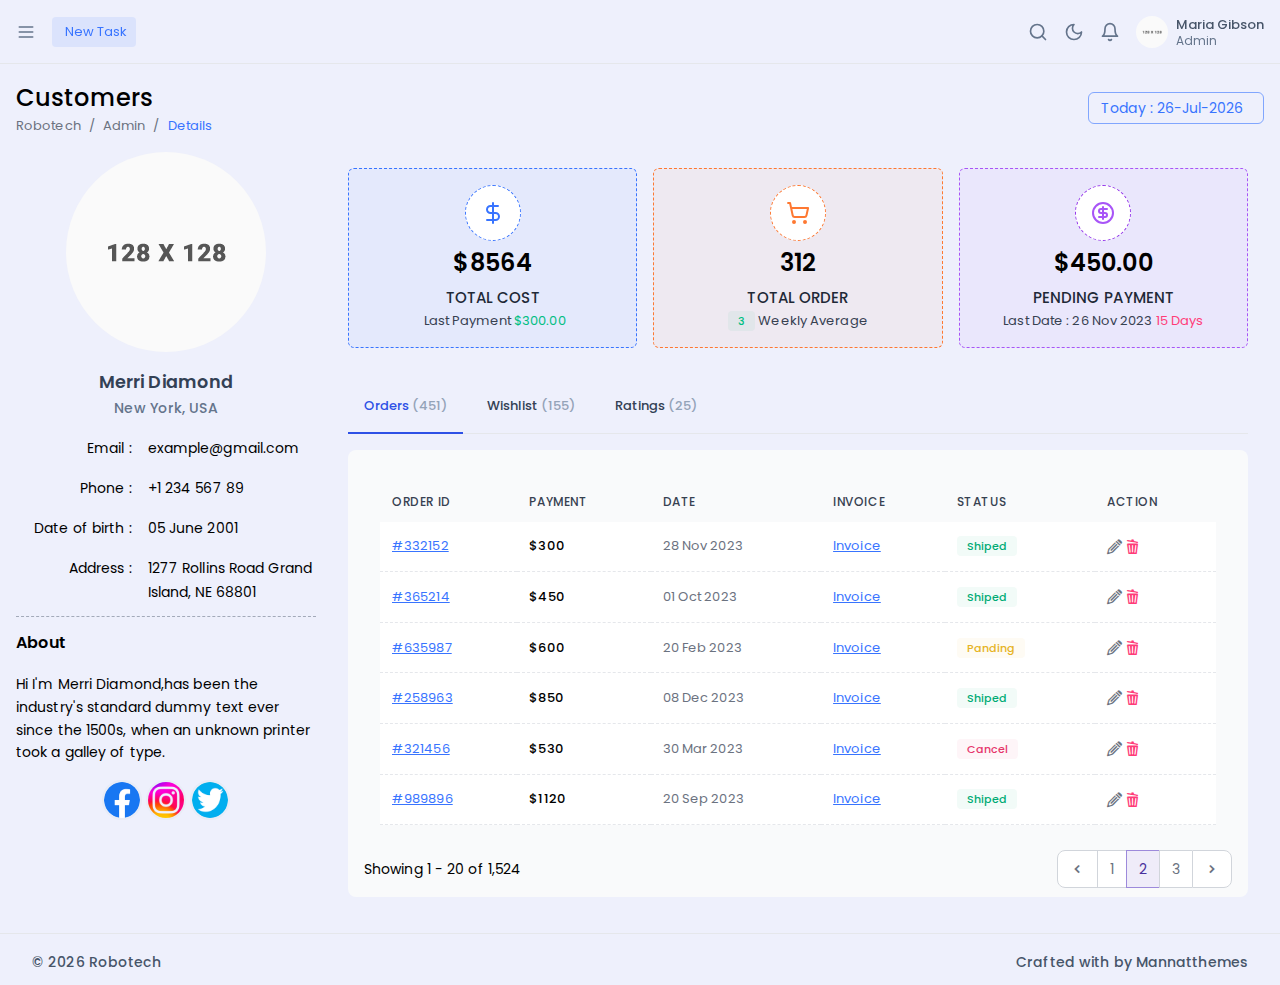
<file: admin-customers-details.html>
<!DOCTYPE html>
<html lang="en" class="scroll-smooth group" data-sidebar="brand" dir="ltr">
    <head>
        <meta charset="utf-8" />
        <title>Robotech - Admin & Dashboard Template</title>
        <meta  name="viewport"  content="width=device-width, initial-scale=1, shrink-to-fit=no"/>
        <meta  content="Tailwind Multipurpose Admin & Dashboard Template"  name="description"/>
        <meta content="" name="Mannatthemes" />
        <meta http-equiv="X-UA-Compatible" content="IE=edge" />
        <!-- App favicon -->
        <link rel="shortcut icon" href="assets/images/favicon.ico" />
        
        <!-- Css -->
        <!-- Main Css -->
        <link rel="stylesheet" href="assets/libs/icofont/icofont.min.css">
        <link href="assets/libs/flatpickr/flatpickr.min.css" type="text/css" rel="stylesheet">
        <link rel="stylesheet" href="assets/css/tailwind.min.css">

    </head>
    
    <body data-layout-mode="light"  data-sidebar-size="default" data-theme-layout="vertical" class="bg-[#EEF0FC] dark:bg-gray-900">
    
        <!-- leftbar-tab-menu -->
        

        <div class="min-h-full z-[99]  fixed inset-y-0 print:hidden bg-gradient-to-t from-[#6f3dc3] from-10% via-[#603dc3] via-40% to-[#5c3dc3] to-100% dark:bg-[#603dc3] main-sidebar duration-300 group-data-[sidebar=dark]:bg-[#603dc3] group-data-[sidebar=brand]:bg-brand group-[.dark]:group-data-[sidebar=brand]:bg-[#603dc3]">
            <div class=" text-center border-b bg-[#603dc3] border-r h-[64px] flex justify-center items-center brand-logo dark:bg-[#603dc3] dark:border-slate-700/40 group-data-[sidebar=dark]:bg-[#603dc3] group-data-[sidebar=dark]:border-slate-700/40 group-data-[sidebar=brand]:bg-brand group-[.dark]:group-data-[sidebar=brand]:bg-[#603dc3] group-data-[sidebar=brand]:border-slate-700/40">
                <a href="index.html" class="logo">
                    <span>
                        <img src="assets/images/logo-sm.png" alt="logo-small" class="logo-sm h-8 align-middle inline-block">
                    </span>
                    <span>
                        <img src="assets/images/logo.png" alt="logo-large" class="logo-lg h-[28px] logo-light hidden dark:inline-block ms-1 group-data-[sidebar=dark]:inline-block group-data-[sidebar=brand]:inline-block">
                        <img src="assets/images/logo.png" alt="logo-large"
                            class="logo-lg h-[28px] logo-dark inline-block dark:hidden ms-1 group-data-[sidebar=dark]:hidden group-data-[sidebar=brand]:hidden">
                    </span>
                </a>
            </div>
            <div class="border-r pb-14 h-[100vh] dark:bg-[#603dc3] dark:border-slate-700/40 group-data-[sidebar=dark]:border-slate-700/40 group-data-[sidebar=brand]:border-slate-700/40" data-simplebar>
                <div class="p-4 block">
                    <ul class="navbar-nav">
                        <li class="uppercase text-[11px]  text-primary-500 dark:text-primary-400 mt-0 leading-4 mb-2 group-data-[sidebar=dark]:text-primary-400 group-data-[sidebar=brand]:text-primary-300">
                           <span class="text-[9px] text-slate-600 dark:text-slate-500 group-data-[sidebar=dark]:text-slate-500 group-data-[sidebar=brand]:text-slate-400">DashboardS & Apps</span></li>
                        <li>
                            <div id="parent-accordion" data-fc-type="accordion">
                                <a href="#"
                                   class="nav-link hover:bg-transparent hover:text-black  rounded-md dark:hover:text-slate-200   flex items-center  decoration-0 px-3 py-3 cursor-pointer group-data-[sidebar=dark]:hover:text-slate-200 group-data-[sidebar=brand]:hover:text-slate-200 "
                                   data-fc-type="collapse" data-fc-parent="parent-accordion">
                                    <span data-lucide="home"
                                          class="w-5 h-5 text-center text-slate-800 dark:text-slate-400 me-2 group-data-[sidebar=dark]:text-slate-400 group-data-[sidebar=brand]:text-slate-400"></span>
                                    <span>Admin</span>
                                    <i class="icofont-thin-down ms-auto inline-block text-[14px] transform transition-transform duration-300 text-slate-800 dark:text-slate-400 group-data-[sidebar=dark]:text-slate-400 group-data-[sidebar=brand]:text-slate-400 fc-collapse-open:rotate-180 "></i>
                                </a>

                                <div id="Admin-flush" class="hidden  overflow-hidden">
                                    <ul class="nav flex-col flex flex-wrap ps-0 mb-0 ms-2">
                                        <li class="nav-item relative block">
                                            <a href="index.html"
                                               class="nav-link  hover:text-primary-500  rounded-md dark:hover:text-primary-500 relative   flex items-center decoration-0 px-3 py-3 group-data-[sidebar=brand]:hover:text-slate-200">
                                                <i class="icofont-dotted-right me-2 text-slate-600 text-[8px] group-data-[sidebar=brand]:text-slate-400 "></i>
                                                Dashboard
                                            </a>
                                        </li>
                                        <li class="nav-item relative block">
                                            <a href="admin-products.html"
                                               class="nav-link  hover:text-primary-500  rounded-md dark:hover:text-primary-500 relative   flex items-center decoration-0 px-3 py-3 group-data-[sidebar=brand]:hover:text-slate-200">
                                                <i class="icofont-dotted-right me-2 text-slate-600 text-[8px] group-data-[sidebar=brand]:text-slate-400"></i>
                                                Products
                                            </a>
                                        </li>
                                        <li class="nav-item relative block">
                                            <a href="admin-add-product.html"
                                               class="nav-link  hover:text-primary-500  rounded-md dark:hover:text-primary-500 relative   flex items-center decoration-0 px-3 py-3 group-data-[sidebar=brand]:hover:text-slate-200">
                                                <i class="icofont-dotted-right me-2 text-slate-600 text-[8px] group-data-[sidebar=brand]:text-slate-400"></i>
                                               Add New Product
                                            </a>
                                        </li>
                                        <li class="nav-item relative block">
                                            <a href="admin-customers.html"
                                               class="nav-link  hover:text-primary-500  rounded-md dark:hover:text-primary-500 relative   flex items-center decoration-0 px-3 py-3 group-data-[sidebar=brand]:hover:text-slate-200">
                                                <i class="icofont-dotted-right me-2 text-slate-600 text-[8px] group-data-[sidebar=brand]:text-slate-400"></i>
                                                Customers
                                            </a>
                                        </li>
                                        <li class="nav-item relative block">
                                            <a href="admin-customers-details.html"
                                               class="nav-link  hover:text-primary-500  rounded-md dark:hover:text-primary-500 relative   flex items-center decoration-0 px-3 py-3 group-data-[sidebar=brand]:hover:text-slate-200">
                                                <i class="icofont-dotted-right me-2 text-slate-600 text-[8px] group-data-[sidebar=brand]:text-slate-400"></i>
                                                Customers Details
                                            </a>
                                        </li>
                                        <li class="nav-item relative block">
                                            <a href="admin-orders.html"
                                               class="nav-link  hover:text-primary-500  rounded-md dark:hover:text-primary-500 relative   flex items-center decoration-0 px-3 py-3 group-data-[sidebar=brand]:hover:text-slate-200">
                                                <i class="icofont-dotted-right me-2 text-slate-600 text-[8px] group-data-[sidebar=brand]:text-slate-400"></i>
                                                Orders
                                            </a>
                                        </li>
                                        <li class="nav-item relative block">
                                            <a href="admin-order-details.html"
                                               class="nav-link  hover:text-primary-500  rounded-md dark:hover:text-primary-500 relative   flex items-center decoration-0 px-3 py-3 group-data-[sidebar=brand]:hover:text-slate-200">
                                                <i class="icofont-dotted-right me-2 text-slate-600 text-[8px] group-data-[sidebar=brand]:text-slate-400"></i>
                                                Order Details
                                            </a>
                                        </li>
                                        <li class="nav-item relative block">
                                            <a href="admin-refund.html"
                                               class="nav-link  hover:text-primary-500  rounded-md dark:hover:text-primary-500 relative   flex items-center decoration-0 px-3 py-3 group-data-[sidebar=brand]:hover:text-slate-200">
                                                <i class="icofont-dotted-right me-2 text-slate-600 text-[8px] group-data-[sidebar=brand]:text-slate-400"></i>
                                               Refund
                                            </a>
                                        </li>
                                    </ul>                            
                                </div>
                                <a href="#"
                                    class="nav-link hover:bg-transparent hover:text-black  rounded-md dark:hover:text-slate-200   flex items-center  decoration-0 px-3 py-3 cursor-pointer group-data-[sidebar=dark]:hover:text-slate-200 group-data-[sidebar=brand]:hover:text-slate-200 "
                                    data-fc-type="collapse" data-fc-parent="parent-accordion">
                                    <span data-lucide="home"
                                        class="w-5 h-5 text-center text-slate-800 dark:text-slate-400 me-2 group-data-[sidebar=dark]:text-slate-400 group-data-[sidebar=brand]:text-slate-400"></span>
                                    <span>Customer</span>
                                    <i class="icofont-thin-down ms-auto inline-block text-[14px] transform transition-transform duration-300 text-slate-800 dark:text-slate-400 group-data-[sidebar=dark]:text-slate-400 group-data-[sidebar=brand]:text-slate-400 fc-collapse-open:rotate-180 "></i>
                                </a>
                                <div id="Customer-flush" class="hidden  overflow-hidden">
                                    <ul class="nav flex-col flex flex-wrap ps-0 mb-0 ms-2">
                                        <li class="nav-item relative block">
                                            <a href="customers-home.html"
                                               class="nav-link  hover:text-primary-500  rounded-md dark:hover:text-primary-500 relative   flex items-center decoration-0 px-3 py-3 group-data-[sidebar=brand]:hover:text-slate-200">
                                                <i class="icofont-dotted-right me-2 text-slate-600 text-[8px] group-data-[sidebar=brand]:text-slate-400 "></i>
                                                Home 
                                            </a>
                                        </li>
                                        <li class="nav-item relative block">
                                            <a href="customers-pro-details.html"
                                               class="nav-link  hover:text-primary-500  rounded-md dark:hover:text-primary-500 relative   flex items-center decoration-0 px-3 py-3 group-data-[sidebar=brand]:hover:text-slate-200">
                                                <i class="icofont-dotted-right me-2 text-slate-600 text-[8px] group-data-[sidebar=brand]:text-slate-400"></i>
                                                Product details
                                            </a>
                                        </li>
                                        <li class="nav-item relative block">
                                            <a href="customers-products.html"
                                               class="nav-link  hover:text-primary-500  rounded-md dark:hover:text-primary-500 relative   flex items-center decoration-0 px-3 py-3 group-data-[sidebar=brand]:hover:text-slate-200">
                                                <i class="icofont-dotted-right me-2 text-slate-600 text-[8px] group-data-[sidebar=brand]:text-slate-400"></i>
                                               Product filter
                                            </a>
                                        </li>
                                        <li class="nav-item relative block">
                                            <a href="customers-cart.html"
                                               class="nav-link  hover:text-primary-500  rounded-md dark:hover:text-primary-500 relative   flex items-center decoration-0 px-3 py-3 group-data-[sidebar=brand]:hover:text-slate-200">
                                                <i class="icofont-dotted-right me-2 text-slate-600 text-[8px] group-data-[sidebar=brand]:text-slate-400"></i>
                                                Cart
                                            </a>
                                        </li>
                                        <li class="nav-item relative block">
                                            <a href="customers-checkout.html"
                                               class="nav-link  hover:text-primary-500  rounded-md dark:hover:text-primary-500 relative   flex items-center decoration-0 px-3 py-3 group-data-[sidebar=brand]:hover:text-slate-200">
                                                <i class="icofont-dotted-right me-2 text-slate-600 text-[8px] group-data-[sidebar=brand]:text-slate-400"></i>
                                                Checkout
                                            </a>
                                        </li>
                                        <li class="nav-item relative block">
                                            <a href="customers-profile.html"
                                               class="nav-link  hover:text-primary-500  rounded-md dark:hover:text-primary-500 relative   flex items-center decoration-0 px-3 py-3 group-data-[sidebar=brand]:hover:text-slate-200">
                                                <i class="icofont-dotted-right me-2 text-slate-600 text-[8px] group-data-[sidebar=brand]:text-slate-400"></i>
                                                Profile
                                            </a>
                                        </li>
                                        <li class="nav-item relative block">
                                            <a href="customers-stores.html"
                                               class="nav-link  hover:text-primary-500  rounded-md dark:hover:text-primary-500 relative   flex items-center decoration-0 px-3 py-3 group-data-[sidebar=brand]:hover:text-slate-200">
                                                <i class="icofont-dotted-right me-2 text-slate-600 text-[8px] group-data-[sidebar=brand]:text-slate-400"></i>
                                               Favourite store
                                            </a>
                                        </li>
                                        <li class="nav-item relative block">
                                            <a href="customers-wishlist.html"
                                               class="nav-link  hover:text-primary-500  rounded-md dark:hover:text-primary-500 relative   flex items-center decoration-0 px-3 py-3 group-data-[sidebar=brand]:hover:text-slate-200">
                                                <i class="icofont-dotted-right me-2 text-slate-600 text-[8px] group-data-[sidebar=brand]:text-slate-400"></i>
                                               Wishlist
                                            </a>
                                        </li>
                                        <li class="nav-item relative block">
                                            <a href="customers-order-track.html"
                                               class="nav-link  hover:text-primary-500  rounded-md dark:hover:text-primary-500 relative   flex items-center decoration-0 px-3 py-3 group-data-[sidebar=brand]:hover:text-slate-200">
                                                <i class="icofont-dotted-right me-2 text-slate-600 text-[8px] group-data-[sidebar=brand]:text-slate-400"></i>
                                               Order track
                                            </a>
                                        </li>
                                        <li class="nav-item relative block">
                                            <a href="customers-invoice.html"
                                               class="nav-link  hover:text-primary-500  rounded-md dark:hover:text-primary-500 relative   flex items-center decoration-0 px-3 py-3 group-data-[sidebar=brand]:hover:text-slate-200">
                                                <i class="icofont-dotted-right me-2 text-slate-600 text-[8px] group-data-[sidebar=brand]:text-slate-400"></i>
                                               Invoice
                                            </a>
                                        </li>
                                    </ul>                            
                                </div>
                                <div data-fc-type="collapse" data-fc-parent="parent-accordion">
                                    <a href="#"
                                       class="nav-link hover:bg-transparent hover:text-black  rounded-md dark:hover:text-slate-200   flex items-center  decoration-0 px-3 py-3 cursor-pointer group-data-[sidebar=dark]:hover:text-slate-200 group-data-[sidebar=brand]:hover:text-slate-200">
                                        <span data-lucide="grid"
                                              class="w-5 h-5 text-center text-slate-800 me-2 dark:text-slate-400 group-data-[sidebar=dark]:text-slate-400 group-data-[sidebar=brand]:text-slate-400"></span>
                                        <span>Apps</span>
                                        <i class="icofont-thin-down fc-collapse-open:rotate-180 ms-auto inline-block text-[14px] transform transition-transform duration-300 text-slate-800 dark:text-slate-400 group-data-[sidebar=dark]:text-slate-400 group-data-[sidebar=brand]:text-slate-400"></i>
                                    </a>
                                </div>
                                <div class="hidden  overflow-hidden">
                                    <ul class="nav flex-col flex flex-wrap ps-0 mb-0 ms-2" id="apps-accordion"
                                        data-fc-type="accordion">
                                        <li class="nav-item relative block">
                                            <a href="apps-chat.html"
                                               class="nav-link  hover:text-primary-500  rounded-md dark:hover:text-primary-500 relative group-data-[sidebar=brand]:hover:text-slate-200  flex items-center decoration-0 px-3 py-3">
                                                <i class="icofont-dotted-right me-2 text-slate-600 text-[8px] group-data-[sidebar=brand]:text-slate-400"></i>
                                                Chat
                                            </a>
                                        </li>
                                        <li class="nav-item relative block">
                                            <a href="apps-contact-list.html"
                                               class="nav-link  hover:text-primary-500  rounded-md dark:hover:text-primary-500 relative group-data-[sidebar=brand]:hover:text-slate-200   flex items-center decoration-0 px-3 py-3">
                                                <i class="icofont-dotted-right me-2 text-slate-600 text-[8px] group-data-[sidebar=brand]:text-slate-400"></i>
                                                Contact List
                                            </a>
                                        </li>
                                        <li class="nav-item relative block">
                                            <a href="apps-calendar.html"
                                               class="nav-link  hover:text-primary-500  rounded-md dark:hover:text-primary-500 relative group-data-[sidebar=brand]:hover:text-slate-200   flex items-center decoration-0 px-3 py-3">
                                                <i class="icofont-dotted-right me-2 text-slate-600 text-[8px] group-data-[sidebar=brand]:text-slate-400"></i>
                                                Calendar
                                            </a>
                                        </li>
                                        <li class="nav-item relative block">
                                            <a href="apps-files.html"
                                               class="nav-link  hover:text-primary-500  rounded-md dark:hover:text-primary-500 relative group-data-[sidebar=brand]:hover:text-slate-200   flex items-center decoration-0 px-3 py-3">
                                                <i class="icofont-dotted-right me-2 text-slate-600 text-[8px] group-data-[sidebar=brand]:text-slate-400"></i>
                                                File Mamager
                                            </a>
                                        </li>
                                        <li class="nav-item relative block">
                                            <a href="apps-invoice.html"
                                               class="nav-link  hover:text-primary-500  rounded-md dark:hover:text-primary-500 relative group-data-[sidebar=brand]:hover:text-slate-200   flex items-center decoration-0 px-3 py-3">
                                                <i class="icofont-dotted-right me-2 text-slate-600 text-[8px] group-data-[sidebar=brand]:text-slate-400"></i>
                                                Invoice
                                            </a>
                                        </li>
                                        <li>
                                            <div id="Email" data-fc-type="collapse" data-fc-parent="apps-accordion">
                                                <a href="#"
                                                   class="nav-link hover:bg-transparent hover:text-black  rounded-md dark:hover:text-slate-200   flex items-center  decoration-0 px-3 py-3 cursor-pointer group-data-[sidebar=dark]:hover:text-slate-200 group-data-[sidebar=brand]:hover:text-slate-200 "
                                                   aria-expanded="false" aria-controls="Email-flush">
                                                    <i class="icofont-dotted-right me-2 text-slate-600 text-[8px] group-data-[sidebar=brand]:text-slate-400"></i>
                                                    <span>Email</span>
                                                    <i class="icofont-thin-down ms-auto inline-block text-[14px] transform transition-transform duration-300 text-slate-800 dark:text-slate-400 group-data-[sidebar=dark]:text-slate-400 group-data-[sidebar=brand]:text-slate-400  fc-collapse-open:rotate-180"></i>
                                                </a>
                                            </div>
                                            <div id="Email-flush" class=" hidden  overflow-hidden "
                                                 aria-labelledby="Email">
                                                <ul class="nav flex-col flex flex-wrap ps-0 mb-0 ms-2">
                                                    <li class="nav-item relative block">
                                                        <a href="apps-email-inbox.html"
                                                           class="nav-link  hover:text-primary-500  rounded-md dark:hover:text-primary-500 relative group-data-[sidebar=brand]:hover:text-slate-200   flex items-center decoration-0 px-3 py-3">
                                                            <i class="icofont-dotted-right me-2 text-slate-600 text-[8px] group-data-[sidebar=brand]:text-slate-400"></i>
                                                            Inbox
                                                        </a>
                                                    </li>
                                                    <li class="nav-item relative block">
                                                        <a href="apps-email-read.html"
                                                           class="nav-link  hover:text-primary-500  rounded-md dark:hover:text-primary-500 relative group-data-[sidebar=brand]:hover:text-slate-200   flex items-center decoration-0 px-3 py-3">
                                                            <i class="icofont-dotted-right me-2 text-slate-600 text-[8px] group-data-[sidebar=brand]:text-slate-400"></i>
                                                            Read Email
                                                        </a>
                                                    </li>
                                                </ul>
                                            </div>
                                        </li>
                                
                                    </ul>
                                </div>

                        
                                <div class="border-b border-dashed dark:border-slate-700/40 my-3 group-data-[sidebar=dark]:border-slate-700/40 group-data-[sidebar=brand]:border-slate-700/40"></div>
                                <div class="text-[9px] text-slate-600 dark:text-slate-500 group-data-[sidebar=dark]:text-slate-500 group-data-[sidebar=brand]:text-slate-400">
                                    C<span>omponents & Extra</span>
                                </div>
                                <div data-fc-type="collapse" data-fc-parent="parent-accordion">
                                    <a href="#"
                                       class="nav-link hover:bg-transparent hover:text-black  rounded-md dark:hover:text-slate-200   flex items-center  decoration-0 px-3 py-3 cursor-pointer group-data-[sidebar=dark]:hover:text-slate-200 group-data-[sidebar=brand]:hover:text-slate-200">
                                        <span data-lucide="box"
                                              class="w-5 h-5 text-center text-slate-800 me-2 dark:text-slate-400 group-data-[sidebar=dark]:text-slate-400 group-data-[sidebar=brand]:text-slate-400"></span>
                                        <span>UI Kit</span>
                                        <i class="icofont-thin-down fc-collapse-open:rotate-180 ms-auto inline-block text-[14px] transform transition-transform duration-300 text-slate-800 dark:text-slate-400 group-data-[sidebar=dark]:text-slate-400 group-data-[sidebar=brand]:text-slate-400"></i>
                                    </a>
                                </div>
                                <div class="hidden  overflow-hidden">
                                    <ul class="nav flex-col flex flex-wrap ps-0 mb-0 ms-2" id="UI_Kit-accordion"
                                        data-fc-type="accordion">
                                        <li>
                                            <div id="UI_Elements" data-fc-type="collapse" data-fc-parent="UI_Kit-accordion">
                                                <a href="#"
                                                   class="nav-link hover:bg-transparent hover:text-black  rounded-md dark:hover:text-slate-200   flex items-center  decoration-0 px-3 py-3 cursor-pointer group-data-[sidebar=dark]:hover:text-slate-200 group-data-[sidebar=brand]:hover:text-slate-200"
                                                   aria-expanded="false" aria-controls="UI_Elements-flush">
                                                    <i class="icofont-dotted-right me-2 text-slate-600 text-[8px] group-data-[sidebar=brand]:text-slate-400"></i>
                                                    <span>UI Elements</span>
                                                    <i class="icofont-thin-down ms-auto inline-block text-[14px] transform transition-transform duration-300 text-slate-800 dark:text-slate-400 group-data-[sidebar=dark]:text-slate-400 group-data-[sidebar=brand]:text-slate-400 fc-collapse-open:rotate-180"></i>
                                                </a>
                                            </div>
                                            <div id="UI_Elements-flush" class=" hidden  overflow-hidden "
                                                 aria-labelledby="UI_Elements">
                                                <ul class="nav flex-col flex flex-wrap ps-0 mb-0 ms-2">
                                                    <li class="nav-item relative block">
                                                        <a href="ui-alerts.html"
                                                           class="nav-link  hover:text-primary-500  rounded-md dark:hover:text-primary-500 relative group-data-[sidebar=brand]:hover:text-slate-200   flex items-center decoration-0 px-3 py-3">
                                                            <i class="icofont-dotted-right me-2 text-slate-600 text-[8px] group-data-[sidebar=brand]:text-slate-400"></i>
                                                            Alerts
                                                        </a>
                                                    </li>
                                                    <li class="nav-item relative block">
                                                        <a href="ui-avatars.html"
                                                           class="nav-link  hover:text-primary-500  rounded-md dark:hover:text-primary-500 relative group-data-[sidebar=brand]:hover:text-slate-200   flex items-center decoration-0 px-3 py-3">
                                                            <i class="icofont-dotted-right me-2 text-slate-600 text-[8px] group-data-[sidebar=brand]:text-slate-400"></i>
                                                            Avatars
                                                        </a>
                                                    </li>
                                                    <li class="nav-item relative block">
                                                        <a href="ui-buttons.html"
                                                           class="nav-link  hover:text-primary-500  rounded-md dark:hover:text-primary-500 relative group-data-[sidebar=brand]:hover:text-slate-200   flex items-center decoration-0 px-3 py-3">
                                                            <i class="icofont-dotted-right me-2 text-slate-600 text-[8px] group-data-[sidebar=brand]:text-slate-400"></i>
                                                            Buttons
                                                        </a>
                                                    </li>
                                                    <li class="nav-item relative block">
                                                        <a href="ui-badges.html"
                                                           class="nav-link  hover:text-primary-500  rounded-md dark:hover:text-primary-500 relative group-data-[sidebar=brand]:hover:text-slate-200   flex items-center decoration-0 px-3 py-3">
                                                            <i class="icofont-dotted-right me-2 text-slate-600 text-[8px] group-data-[sidebar=brand]:text-slate-400"></i>
                                                            Budges
                                                        </a>
                                                    </li>
                                                    <li class="nav-item relative block">
                                                        <a href="ui-cards.html"
                                                           class="nav-link  hover:text-primary-500  rounded-md dark:hover:text-primary-500 relative group-data-[sidebar=brand]:hover:text-slate-200   flex items-center decoration-0 px-3 py-3">
                                                            <i class="icofont-dotted-right me-2 text-slate-600 text-[8px] group-data-[sidebar=brand]:text-slate-400"></i>
                                                            Cards
                                                        </a>
                                                    </li>
                                                    <li class="nav-item relative block">
                                                        <a href="ui-carousels.html"
                                                           class="nav-link  hover:text-primary-500  rounded-md dark:hover:text-primary-500 relative group-data-[sidebar=brand]:hover:text-slate-200   flex items-center decoration-0 px-3 py-3">
                                                            <i class="icofont-dotted-right me-2 text-slate-600 text-[8px] group-data-[sidebar=brand]:text-slate-400"></i>
                                                            Carousels
                                                        </a>
                                                    </li>
                                                    <li class="nav-item relative block">
                                                        <a href="ui-dropdowns.html"
                                                           class="nav-link  hover:text-primary-500  rounded-md dark:hover:text-primary-500 relative group-data-[sidebar=brand]:hover:text-slate-200   flex items-center decoration-0 px-3 py-3">
                                                            <i class="icofont-dotted-right me-2 text-slate-600 text-[8px] group-data-[sidebar=brand]:text-slate-400"></i>
                                                            Dropdowns
                                                        </a>
                                                    </li>
                                                    <li class="nav-item relative block">
                                                        <a href="ui-grids.html"
                                                           class="nav-link  hover:text-primary-500  rounded-md dark:hover:text-primary-500 relative group-data-[sidebar=brand]:hover:text-slate-200   flex items-center decoration-0 px-3 py-3">
                                                            <i class="icofont-dotted-right me-2 text-slate-600 text-[8px] group-data-[sidebar=brand]:text-slate-400"></i>
                                                            Grids
                                                        </a>
                                                    </li>
                                                    <li class="nav-item relative block">
                                                        <a href="ui-images.html"
                                                           class="nav-link  hover:text-primary-500  rounded-md dark:hover:text-primary-500 relative group-data-[sidebar=brand]:hover:text-slate-200   flex items-center decoration-0 px-3 py-3">
                                                            <i class="icofont-dotted-right me-2 text-slate-600 text-[8px] group-data-[sidebar=brand]:text-slate-400"></i>
                                                            Images
                                                        </a>
                                                    </li>
                                                    <li class="nav-item relative block">
                                                        <a href="ui-lists.html"
                                                           class="nav-link  hover:text-primary-500  rounded-md dark:hover:text-primary-500 relative group-data-[sidebar=brand]:hover:text-slate-200   flex items-center decoration-0 px-3 py-3">
                                                            <i class="icofont-dotted-right me-2 text-slate-600 text-[8px] group-data-[sidebar=brand]:text-slate-400"></i>
                                                            Lists
                                                        </a>
                                                    </li>
                                                    <li class="nav-item relative block">
                                                        <a href="ui-modals.html"
                                                           class="nav-link  hover:text-primary-500  rounded-md dark:hover:text-primary-500 relative group-data-[sidebar=brand]:hover:text-slate-200   flex items-center decoration-0 px-3 py-3">
                                                            <i class="icofont-dotted-right me-2 text-slate-600 text-[8px] group-data-[sidebar=brand]:text-slate-400"></i>
                                                            Modals
                                                        </a>
                                                    </li>
                                                    <li class="nav-item relative block">
                                                        <a href="ui-navs.html"
                                                           class="nav-link  hover:text-primary-500  rounded-md dark:hover:text-primary-500 relative group-data-[sidebar=brand]:hover:text-slate-200   flex items-center decoration-0 px-3 py-3">
                                                            <i class="icofont-dotted-right me-2 text-slate-600 text-[8px] group-data-[sidebar=brand]:text-slate-400"></i>
                                                            Navs
                                                        </a>
                                                    </li>
                                                    <li class="nav-item relative block">
                                                        <a href="ui-navbars.html"
                                                           class="nav-link  hover:text-primary-500  rounded-md dark:hover:text-primary-500 relative group-data-[sidebar=brand]:hover:text-slate-200   flex items-center decoration-0 px-3 py-3">
                                                            <i class="icofont-dotted-right me-2 text-slate-600 text-[8px] group-data-[sidebar=brand]:text-slate-400"></i>
                                                            Navbars
                                                        </a>
                                                    </li>
                                                    <li class="nav-item relative block">
                                                        <a href="ui-paginations.html"
                                                           class="nav-link  hover:text-primary-500  rounded-md dark:hover:text-primary-500 relative group-data-[sidebar=brand]:hover:text-slate-200   flex items-center decoration-0 px-3 py-3">
                                                            <i class="icofont-dotted-right me-2 text-slate-600 text-[8px] group-data-[sidebar=brand]:text-slate-400"></i>
                                                            Paginations
                                                        </a>
                                                    </li>
                                                    <li class="nav-item relative block">
                                                        <a href="ui-popover-tooltips.html"
                                                           class="nav-link  hover:text-primary-500  rounded-md dark:hover:text-primary-500 relative group-data-[sidebar=brand]:hover:text-slate-200   flex items-center decoration-0 px-3 py-3">
                                                            <i class="icofont-dotted-right me-2 text-slate-600 text-[8px] group-data-[sidebar=brand]:text-slate-400"></i>
                                                            Popover & Tooltips
                                                        </a>
                                                    </li>
                                                    <li class="nav-item relative block">
                                                        <a href="ui-progress.html"
                                                           class="nav-link  hover:text-primary-500  rounded-md dark:hover:text-primary-500 relative group-data-[sidebar=brand]:hover:text-slate-200   flex items-center decoration-0 px-3 py-3">
                                                            <i class="icofont-dotted-right me-2 text-slate-600 text-[8px] group-data-[sidebar=brand]:text-slate-400"></i>
                                                            Progress
                                                        </a>
                                                    </li>
                                                    <li class="nav-item relative block">
                                                        <a href="ui-spinners.html"
                                                           class="nav-link  hover:text-primary-500  rounded-md dark:hover:text-primary-500 relative group-data-[sidebar=brand]:hover:text-slate-200   flex items-center decoration-0 px-3 py-3">
                                                            <i class="icofont-dotted-right me-2 text-slate-600 text-[8px] group-data-[sidebar=brand]:text-slate-400"></i>
                                                            Spinners
                                                        </a>
                                                    </li>
                                                    <li class="nav-item relative block">
                                                        <a href="ui-tabs-accordions.html"
                                                           class="nav-link  hover:text-primary-500  rounded-md dark:hover:text-primary-500 relative group-data-[sidebar=brand]:hover:text-slate-200   flex items-center decoration-0 px-3 py-3">
                                                            <i class="icofont-dotted-right me-2 text-slate-600 text-[8px] group-data-[sidebar=brand]:text-slate-400"></i>
                                                            Tabs & Accordions
                                                        </a>
                                                    </li>
                                                    <li class="nav-item relative block">
                                                        <a href="ui-typography.html"
                                                           class="nav-link  hover:text-primary-500  rounded-md dark:hover:text-primary-500 relative group-data-[sidebar=brand]:hover:text-slate-200   flex items-center decoration-0 px-3 py-3">
                                                            <i class="icofont-dotted-right me-2 text-slate-600 text-[8px] group-data-[sidebar=brand]:text-slate-400"></i>
                                                            Typography
                                                        </a>
                                                    </li>
                                                    <li class="nav-item relative block">
                                                        <a href="ui-videos.html"
                                                           class="nav-link  hover:text-primary-500  rounded-md dark:hover:text-primary-500 relative group-data-[sidebar=brand]:hover:text-slate-200   flex items-center decoration-0 px-3 py-3">
                                                            <i class="icofont-dotted-right me-2 text-slate-600 text-[8px] group-data-[sidebar=brand]:text-slate-400"></i>
                                                            Videos
                                                        </a>
                                                    </li>
                                                </ul>
                                            </div>
                                        </li>

                                        <li>
                                            <div id="Advanced_UI" data-fc-type="collapse" data-fc-parent="UI_Kit-accordion">
                                                <a href="#"
                                                   class="nav-link hover:bg-transparent hover:text-black  rounded-md dark:hover:text-slate-200   flex items-center  decoration-0 px-3 py-3 cursor-pointer group-data-[sidebar=dark]:hover:text-slate-200 group-data-[sidebar=brand]:hover:text-slate-200 "
                                                   aria-expanded="false" aria-controls="Advanced_UI-flush">
                                                    <i class="icofont-dotted-right me-2 text-slate-600 text-[8px] group-data-[sidebar=brand]:text-slate-400"></i>
                                                    <span>Advanced UI</span>
                                                    <i class="icofont-thin-down ms-auto inline-block text-[14px] transform transition-transform duration-300 text-slate-800 dark:text-slate-400 group-data-[sidebar=dark]:text-slate-400 group-data-[sidebar=brand]:text-slate-400  fc-collapse-open:rotate-180"></i>
                                                </a>
                                            </div>
                                            <div id="Advanced_UI-flush" class=" hidden  overflow-hidden "
                                                 aria-labelledby="Advanced_UI">
                                                <ul class="nav flex-col flex flex-wrap ps-0 mb-0 ms-2">
                                                    <li class="nav-item relative block">
                                                        <a href="advanced-animation.html"
                                                           class="nav-link  hover:text-primary-500  rounded-md dark:hover:text-primary-500 relative group-data-[sidebar=brand]:hover:text-slate-200   flex items-center decoration-0 px-3 py-3">
                                                            <i class="icofont-dotted-right me-2 text-slate-600 text-[8px] group-data-[sidebar=brand]:text-slate-400"></i>
                                                            Animation
                                                        </a>
                                                    </li>
                                                    <li class="nav-item relative block">
                                                        <a href="advanced-clipboard.html"
                                                           class="nav-link  hover:text-primary-500  rounded-md dark:hover:text-primary-500 relative group-data-[sidebar=brand]:hover:text-slate-200   flex items-center decoration-0 px-3 py-3">
                                                            <i class="icofont-dotted-right me-2 text-slate-600 text-[8px] group-data-[sidebar=brand]:text-slate-400"></i>
                                                            Clipboard
                                                        </a>
                                                    </li>
                                                    <li class="nav-item relative block">
                                                        <a href="advanced-dragula.html"
                                                           class="nav-link  hover:text-primary-500  rounded-md dark:hover:text-primary-500 relative group-data-[sidebar=brand]:hover:text-slate-200   flex items-center decoration-0 px-3 py-3">
                                                            <i class="icofont-dotted-right me-2 text-slate-600 text-[8px] group-data-[sidebar=brand]:text-slate-400"></i>
                                                            Dragula
                                                        </a>
                                                    </li>
                                                    <li class="nav-item relative block">
                                                        <a href="advanced-highlight.html"
                                                           class="nav-link  hover:text-primary-500  rounded-md dark:hover:text-primary-500 relative group-data-[sidebar=brand]:hover:text-slate-200   flex items-center decoration-0 px-3 py-3">
                                                            <i class="icofont-dotted-right me-2 text-slate-600 text-[8px] group-data-[sidebar=brand]:text-slate-400"></i>
                                                            Highlight
                                                        </a>
                                                    </li>
                                                    <li class="nav-item relative block">
                                                        <a href="advanced-rangeslider.html"
                                                           class="nav-link  hover:text-primary-500  rounded-md dark:hover:text-primary-500 relative group-data-[sidebar=brand]:hover:text-slate-200   flex items-center decoration-0 px-3 py-3">
                                                            <i class="icofont-dotted-right me-2 text-slate-600 text-[8px] group-data-[sidebar=brand]:text-slate-400"></i>
                                                            Range Slider
                                                        </a>
                                                    </li>
                                                    <li class="nav-item relative block">
                                                        <a href="advanced-ratings.html"
                                                           class="nav-link  hover:text-primary-500  rounded-md dark:hover:text-primary-500 relative group-data-[sidebar=brand]:hover:text-slate-200   flex items-center decoration-0 px-3 py-3">
                                                            <i class="icofont-dotted-right me-2 text-slate-600 text-[8px] group-data-[sidebar=brand]:text-slate-400"></i>
                                                            Ratings
                                                        </a>
                                                    </li>
                                                    <li class="nav-item relative block">
                                                        <a href="advanced-ribbons.html"
                                                           class="nav-link  hover:text-primary-500  rounded-md dark:hover:text-primary-500 relative group-data-[sidebar=brand]:hover:text-slate-200   flex items-center decoration-0 px-3 py-3">
                                                            <i class="icofont-dotted-right me-2 text-slate-600 text-[8px] group-data-[sidebar=brand]:text-slate-400"></i>
                                                            Ribbons
                                                        </a>
                                                    </li>
                                                    <li class="nav-item relative block">
                                                        <a href="advanced-sweetalerts.html"
                                                           class="nav-link  hover:text-primary-500  rounded-md dark:hover:text-primary-500 relative group-data-[sidebar=brand]:hover:text-slate-200   flex items-center decoration-0 px-3 py-3">
                                                            <i class="icofont-dotted-right me-2 text-slate-600 text-[8px] group-data-[sidebar=brand]:text-slate-400"></i>
                                                            Sweet Alert
                                                        </a>
                                                    </li>
                                                </ul>
                                            </div>
                                        </li>

                                        <li>
                                            <div id="Forms" data-fc-type="collapse" data-fc-parent="UI_Kit-accordion">
                                                <a href="#"
                                                   class="nav-link hover:bg-transparent hover:text-black  rounded-md dark:hover:text-slate-200   flex items-center  decoration-0 px-3 py-3 cursor-pointer group-data-[sidebar=dark]:hover:text-slate-200 group-data-[sidebar=brand]:hover:text-slate-200"
                                                   aria-expanded="false" aria-controls="Forms-flush">
                                                    <i class="icofont-dotted-right me-2 text-slate-600 text-[8px] group-data-[sidebar=brand]:text-slate-400"></i>
                                                    <span>Forms</span>
                                                    <i class="icofont-thin-down ms-auto inline-block text-[14px] transform transition-transform duration-300 text-slate-800 dark:text-slate-400 group-data-[sidebar=dark]:text-slate-400 group-data-[sidebar=brand]:text-slate-400 fc-collapse-open:rotate-180"></i>
                                                </a>
                                            </div>
                                            <div id="Forms-flush" class=" hidden  overflow-hidden "
                                                 aria-labelledby="Forms">
                                                <ul class="nav flex-col flex flex-wrap ps-0 mb-0 ms-2">
                                                    <li class="nav-item relative block">
                                                        <a href="forms-elements.html"
                                                           class="nav-link  hover:text-primary-500  rounded-md dark:hover:text-primary-500 relative group-data-[sidebar=brand]:hover:text-slate-200   flex items-center decoration-0 px-3 py-3">
                                                            <i class="icofont-dotted-right me-2 text-slate-600 text-[8px] group-data-[sidebar=brand]:text-slate-400"></i>
                                                            Basic Elements
                                                        </a>
                                                    </li> 
                                                    <li class="nav-item relative block">
                                                        <a href="forms-advance.html"
                                                           class="nav-link  hover:text-primary-500  rounded-md dark:hover:text-primary-500 relative group-data-[sidebar=brand]:hover:text-slate-200   flex items-center decoration-0 px-3 py-3">
                                                            <i class="icofont-dotted-right me-2 text-slate-600 text-[8px] group-data-[sidebar=brand]:text-slate-400"></i>
                                                            Advanced Elements
                                                        </a>
                                                    </li> 
                                                    <li class="nav-item relative block">
                                                        <a href="forms-validation.html"
                                                           class="nav-link  hover:text-primary-500  rounded-md dark:hover:text-primary-500 relative group-data-[sidebar=brand]:hover:text-slate-200   flex items-center decoration-0 px-3 py-3">
                                                            <i class="icofont-dotted-right me-2 text-slate-600 text-[8px] group-data-[sidebar=brand]:text-slate-400"></i>
                                                            Validation
                                                        </a>
                                                    </li>   
                                                    <li class="nav-item relative block">
                                                        <a href="forms-wizard.html"
                                                           class="nav-link  hover:text-primary-500  rounded-md dark:hover:text-primary-500 relative group-data-[sidebar=brand]:hover:text-slate-200   flex items-center decoration-0 px-3 py-3">
                                                            <i class="icofont-dotted-right me-2 text-slate-600 text-[8px] group-data-[sidebar=brand]:text-slate-400"></i>
                                                            Wizard
                                                        </a>
                                                    </li>   
                                                    <li class="nav-item relative block">
                                                        <a href="forms-editors.html"
                                                           class="nav-link  hover:text-primary-500  rounded-md dark:hover:text-primary-500 relative group-data-[sidebar=brand]:hover:text-slate-200   flex items-center decoration-0 px-3 py-3">
                                                            <i class="icofont-dotted-right me-2 text-slate-600 text-[8px] group-data-[sidebar=brand]:text-slate-400"></i>
                                                            Editors
                                                        </a>
                                                    </li>   
                                                    <li class="nav-item relative block">
                                                        <a href="forms-uploads.html"
                                                           class="nav-link  hover:text-primary-500  rounded-md dark:hover:text-primary-500 relative group-data-[sidebar=brand]:hover:text-slate-200   flex items-center decoration-0 px-3 py-3">
                                                            <i class="icofont-dotted-right me-2 text-slate-600 text-[8px] group-data-[sidebar=brand]:text-slate-400"></i>
                                                            Uploads
                                                        </a>
                                                    </li>   
                                                    <li class="nav-item relative block">
                                                        <a href="forms-img-crop.html"
                                                           class="nav-link  hover:text-primary-500  rounded-md dark:hover:text-primary-500 relative group-data-[sidebar=brand]:hover:text-slate-200   flex items-center decoration-0 px-3 py-3">
                                                            <i class="icofont-dotted-right me-2 text-slate-600 text-[8px] group-data-[sidebar=brand]:text-slate-400"></i>
                                                            Image Crop
                                                        </a>
                                                    </li>                                               
                                                </ul>
                                            </div>
                                        </li>

                                        <li>
                                            <div id="Charts" data-fc-type="collapse" data-fc-parent="UI_Kit-accordion">
                                                <a href="#"
                                                   class="nav-link hover:bg-transparent hover:text-black  rounded-md dark:hover:text-slate-200   flex items-center  decoration-0 px-3 py-3 cursor-pointer group-data-[sidebar=dark]:hover:text-slate-200 group-data-[sidebar=brand]:hover:text-slate-200"
                                                   aria-expanded="false" aria-controls="Charts-flush">
                                                    <i class="icofont-dotted-right me-2 text-slate-600 text-[8px] group-data-[sidebar=brand]:text-slate-400"></i>
                                                    <span>Charts</span>
                                                    <i class="icofont-thin-down ms-auto inline-block text-[14px] transform transition-transform duration-300 text-slate-800 dark:text-slate-400 group-data-[sidebar=dark]:text-slate-400 group-data-[sidebar=brand]:text-slate-400 fc-collapse-open:rotate-180"></i>
                                                </a>
                                            </div>
                                            <div id="Charts-flush" class=" hidden  overflow-hidden "
                                                 aria-labelledby="Charts">
                                                <ul class="nav flex-col flex flex-wrap ps-0 mb-0 ms-2">
                                                    <li class="nav-item relative block">
                                                        <a href="charts-apex.html"
                                                           class="nav-link  hover:text-primary-500  rounded-md dark:hover:text-primary-500 relative group-data-[sidebar=brand]:hover:text-slate-200   flex items-center decoration-0 px-3 py-3">
                                                            <i class="icofont-dotted-right me-2 text-slate-600 text-[8px] group-data-[sidebar=brand]:text-slate-400"></i>
                                                            Apex
                                                        </a>
                                                    </li> 
                                                    <li class="nav-item relative block">
                                                        <a href="charts-echarts.html"
                                                           class="nav-link  hover:text-primary-500  rounded-md dark:hover:text-primary-500 relative group-data-[sidebar=brand]:hover:text-slate-200   flex items-center decoration-0 px-3 py-3">
                                                            <i class="icofont-dotted-right me-2 text-slate-600 text-[8px] group-data-[sidebar=brand]:text-slate-400"></i>
                                                            Echarts
                                                        </a>
                                                    </li> 
                                                    <li class="nav-item relative block">
                                                        <a href="charts-justgage.html"
                                                           class="nav-link  hover:text-primary-500  rounded-md dark:hover:text-primary-500 relative group-data-[sidebar=brand]:hover:text-slate-200   flex items-center decoration-0 px-3 py-3">
                                                            <i class="icofont-dotted-right me-2 text-slate-600 text-[8px] group-data-[sidebar=brand]:text-slate-400"></i>
                                                            JustGage
                                                        </a>
                                                    </li>   
                                                    <li class="nav-item relative block">
                                                        <a href="charts-chartjs.html"
                                                           class="nav-link  hover:text-primary-500  rounded-md dark:hover:text-primary-500 relative group-data-[sidebar=brand]:hover:text-slate-200   flex items-center decoration-0 px-3 py-3">
                                                            <i class="icofont-dotted-right me-2 text-slate-600 text-[8px] group-data-[sidebar=brand]:text-slate-400"></i>
                                                            Chartjs
                                                        </a>
                                                    </li>   
                                                    <li class="nav-item relative block">
                                                        <a href="charts-toast-ui.html"
                                                           class="nav-link  hover:text-primary-500  rounded-md dark:hover:text-primary-500 relative group-data-[sidebar=brand]:hover:text-slate-200   flex items-center decoration-0 px-3 py-3">
                                                            <i class="icofont-dotted-right me-2 text-slate-600 text-[8px] group-data-[sidebar=brand]:text-slate-400"></i>
                                                            ToastUI
                                                        </a>
                                                    </li>                                                                                         
                                                </ul>
                                            </div>
                                        </li>
                                        <li>
                                            <div id="Tables" data-fc-type="collapse" data-fc-parent="UI_Kit-accordion">
                                                <a href="#"
                                                   class="nav-link hover:bg-transparent hover:text-black  rounded-md dark:hover:text-slate-200   flex items-center  decoration-0 px-3 py-3 cursor-pointer group-data-[sidebar=dark]:hover:text-slate-200 group-data-[sidebar=brand]:hover:text-slate-200"
                                                   aria-expanded="false" aria-controls="Tables-flush">
                                                    <i class="icofont-dotted-right me-2 text-slate-600 text-[8px] group-data-[sidebar=brand]:text-slate-400"></i>
                                                    <span>Tables</span>
                                                    <i class="icofont-thin-down ms-auto inline-block text-[14px] transform transition-transform duration-300 text-slate-800 dark:text-slate-400 group-data-[sidebar=dark]:text-slate-400 group-data-[sidebar=brand]:text-slate-400 fc-collapse-open:rotate-180"></i>
                                                </a>
                                            </div>
                                            <div id="Tables-flush" class=" hidden  overflow-hidden "
                                                 aria-labelledby="Tables">
                                                <ul class="nav flex-col flex flex-wrap ps-0 mb-0 ms-2">
                                                    <li class="nav-item relative block">
                                                        <a href="tables-basic.html"
                                                           class="nav-link  hover:text-primary-500  rounded-md dark:hover:text-primary-500 relative group-data-[sidebar=brand]:hover:text-slate-200   flex items-center decoration-0 px-3 py-3">
                                                            <i class="icofont-dotted-right me-2 text-slate-600 text-[8px] group-data-[sidebar=brand]:text-slate-400"></i>
                                                            Basic
                                                        </a>
                                                    </li> 
                                                    <li class="nav-item relative block">
                                                        <a href="tables-datatable.html"
                                                           class="nav-link  hover:text-primary-500  rounded-md dark:hover:text-primary-500 relative group-data-[sidebar=brand]:hover:text-slate-200   flex items-center decoration-0 px-3 py-3">
                                                            <i class="icofont-dotted-right me-2 text-slate-600 text-[8px] group-data-[sidebar=brand]:text-slate-400"></i>
                                                            Datatable
                                                        </a>
                                                    </li>                                                                                   
                                                </ul>
                                            </div>
                                        </li>
                                        <li>
                                            <div id="Icons" data-fc-type="collapse" data-fc-parent="UI_Kit-accordion">
                                                <a href="#"
                                                   class="nav-link hover:bg-transparent hover:text-black  rounded-md dark:hover:text-slate-200   flex items-center  decoration-0 px-3 py-3 cursor-pointer group-data-[sidebar=dark]:hover:text-slate-200 group-data-[sidebar=brand]:hover:text-slate-200"
                                                   aria-expanded="false" aria-controls="Icons-flush">
                                                    <i class="icofont-dotted-right me-2 text-slate-600 text-[8px] group-data-[sidebar=brand]:text-slate-400"></i>
                                                    <span>Icons</span>
                                                    <i class="icofont-thin-down ms-auto inline-block text-[14px] transform transition-transform duration-300 text-slate-800 dark:text-slate-400 group-data-[sidebar=dark]:text-slate-400 group-data-[sidebar=brand]:text-slate-400 fc-collapse-open:rotate-180"></i>
                                                </a>
                                            </div>
                                            <div id="Icons-flush" class=" hidden  overflow-hidden "
                                                 aria-labelledby="Icons">
                                                <ul class="nav flex-col flex flex-wrap ps-0 mb-0 ms-2">
                                                    <li class="nav-item relative block">
                                                        <a href="icons-lucide.html"
                                                           class="nav-link  hover:text-primary-500  rounded-md dark:hover:text-primary-500 relative group-data-[sidebar=brand]:hover:text-slate-200   flex items-center decoration-0 px-3 py-3">
                                                            <i class="icofont-dotted-right me-2 text-slate-600 text-[8px] group-data-[sidebar=brand]:text-slate-400"></i>
                                                            Lucide
                                                        </a>
                                                    </li> 
                                                    <li class="nav-item relative block">
                                                        <a href="icons-fontawesome.html"
                                                           class="nav-link  hover:text-primary-500  rounded-md dark:hover:text-primary-500 relative group-data-[sidebar=brand]:hover:text-slate-200   flex items-center decoration-0 px-3 py-3">
                                                            <i class="icofont-dotted-right me-2 text-slate-600 text-[8px] group-data-[sidebar=brand]:text-slate-400"></i>
                                                            Fontawesome
                                                        </a>
                                                    </li>     
                                                    <li class="nav-item relative block">
                                                        <a href="icons-icofont.html"
                                                           class="nav-link  hover:text-primary-500  rounded-md dark:hover:text-primary-500 relative group-data-[sidebar=brand]:hover:text-slate-200   flex items-center decoration-0 px-3 py-3">
                                                            <i class="icofont-dotted-right me-2 text-slate-600 text-[8px] group-data-[sidebar=brand]:text-slate-400"></i>
                                                            Icofont
                                                        </a>
                                                    </li>                                                                                
                                                </ul>
                                            </div>
                                        </li>
                                        <li>
                                            <div id="Maps" data-fc-type="collapse" data-fc-parent="UI_Kit-accordion">
                                                <a href="#"
                                                   class="nav-link hover:bg-transparent hover:text-black  rounded-md dark:hover:text-slate-200   flex items-center  decoration-0 px-3 py-3 cursor-pointer group-data-[sidebar=dark]:hover:text-slate-200 group-data-[sidebar=brand]:hover:text-slate-200"
                                                   aria-expanded="false" aria-controls="Maps-flush">
                                                    <i class="icofont-dotted-right me-2 text-slate-600 text-[8px] group-data-[sidebar=brand]:text-slate-400"></i>
                                                    <span>Maps</span>
                                                    <i class="icofont-thin-down ms-auto inline-block text-[14px] transform transition-transform duration-300 text-slate-800 dark:text-slate-400 group-data-[sidebar=dark]:text-slate-400 group-data-[sidebar=brand]:text-slate-400 fc-collapse-open:rotate-180"></i>
                                                </a>
                                            </div>
                                            <div id="Maps-flush" class=" hidden  overflow-hidden "
                                                 aria-labelledby="Maps">
                                                <ul class="nav flex-col flex flex-wrap ps-0 mb-0 ms-2">
                                                    <li class="nav-item relative block">
                                                        <a href="maps-google.html"
                                                           class="nav-link  hover:text-primary-500  rounded-md dark:hover:text-primary-500 relative group-data-[sidebar=brand]:hover:text-slate-200   flex items-center decoration-0 px-3 py-3">
                                                            <i class="icofont-dotted-right me-2 text-slate-600 text-[8px] group-data-[sidebar=brand]:text-slate-400"></i>
                                                            Google Maps
                                                        </a>
                                                    </li> 
                                                    <li class="nav-item relative block">
                                                        <a href="maps-leaflet.html"
                                                           class="nav-link  hover:text-primary-500  rounded-md dark:hover:text-primary-500 relative group-data-[sidebar=brand]:hover:text-slate-200   flex items-center decoration-0 px-3 py-3">
                                                            <i class="icofont-dotted-right me-2 text-slate-600 text-[8px] group-data-[sidebar=brand]:text-slate-400"></i>
                                                            Leaflet Maps
                                                        </a>
                                                    </li>     
                                                    <li class="nav-item relative block">
                                                        <a href="maps-vector.html"
                                                           class="nav-link  hover:text-primary-500  rounded-md dark:hover:text-primary-500 relative group-data-[sidebar=brand]:hover:text-slate-200   flex items-center decoration-0 px-3 py-3">
                                                            <i class="icofont-dotted-right me-2 text-slate-600 text-[8px] group-data-[sidebar=brand]:text-slate-400"></i>
                                                            Vector Maps
                                                        </a>
                                                    </li>                                                                             
                                                </ul>
                                            </div>
                                        </li>
                                        <li>
                                            <div id="Email-Temp" data-fc-type="collapse" data-fc-parent="UI_Kit-accordion">
                                                <a href="#"
                                                   class="nav-link hover:bg-transparent hover:text-black  rounded-md dark:hover:text-slate-200   flex items-center  decoration-0 px-3 py-3 cursor-pointer group-data-[sidebar=dark]:hover:text-slate-200 group-data-[sidebar=brand]:hover:text-slate-200"
                                                   aria-expanded="false" aria-controls="Email-Temp-flush">
                                                    <i class="icofont-dotted-right me-2 text-slate-600 text-[8px] group-data-[sidebar=brand]:text-slate-400"></i>
                                                    <span>Email Templates</span>
                                                    <i class="icofont-thin-down ms-auto inline-block text-[14px] transform transition-transform duration-300 text-slate-800 dark:text-slate-400 group-data-[sidebar=dark]:text-slate-400 group-data-[sidebar=brand]:text-slate-400 fc-collapse-open:rotate-180"></i>
                                                </a>
                                            </div>
                                            <div id="Email-Temp-flush" class=" hidden  overflow-hidden "
                                                 aria-labelledby="Email-Temp">
                                                <ul class="nav flex-col flex flex-wrap ps-0 mb-0 ms-2">
                                                    <li class="nav-item relative block">
                                                        <a href="email-templates-alert.html"
                                                           class="nav-link  hover:text-primary-500  rounded-md dark:hover:text-primary-500 relative group-data-[sidebar=brand]:hover:text-slate-200   flex items-center decoration-0 px-3 py-3">
                                                            <i class="icofont-dotted-right me-2 text-slate-600 text-[8px] group-data-[sidebar=brand]:text-slate-400"></i>
                                                            Alert Email
                                                        </a>
                                                    </li> 
                                                    <li class="nav-item relative block">
                                                        <a href="email-templates-basic.html"
                                                           class="nav-link  hover:text-primary-500  rounded-md dark:hover:text-primary-500 relative group-data-[sidebar=brand]:hover:text-slate-200   flex items-center decoration-0 px-3 py-3">
                                                            <i class="icofont-dotted-right me-2 text-slate-600 text-[8px] group-data-[sidebar=brand]:text-slate-400"></i>
                                                            Basic Email
                                                        </a>
                                                    </li>     
                                                    <li class="nav-item relative block">
                                                        <a href="email-templates-billing.html"
                                                           class="nav-link  hover:text-primary-500  rounded-md dark:hover:text-primary-500 relative group-data-[sidebar=brand]:hover:text-slate-200   flex items-center decoration-0 px-3 py-3">
                                                            <i class="icofont-dotted-right me-2 text-slate-600 text-[8px] group-data-[sidebar=brand]:text-slate-400"></i>
                                                            Billing Email
                                                        </a>
                                                    </li>                                                                             
                                                </ul>
                                            </div>
                                        </li>
                                    </ul>
                                </div>

                                <a href="#"
                                   class="nav-link hover:bg-transparent hover:text-black  rounded-md dark:hover:text-slate-200   flex items-center  decoration-0 px-3 py-3 cursor-pointer group-data-[sidebar=dark]:hover:text-slate-200 group-data-[sidebar=brand]:hover:text-slate-200"
                                   data-fc-type="collapse" data-fc-parent="parent-accordion">
                                    <span data-lucide="file-plus"
                                          class="w-5 h-5 text-center text-slate-800 dark:text-slate-400 me-2 group-data-[sidebar=dark]:text-slate-400 group-data-[sidebar=brand]:text-slate-400"></span>
                                    <span>Pages</span>
                                    <i class="icofont-thin-down ms-auto inline-block text-[14px] transform transition-transform duration-300 text-slate-800 dark:text-slate-400  fc-collapse-open:rotate-180 group-data-[sidebar=dark]:text-slate-400 group-data-[sidebar=brand]:text-slate-400"></i>
                                </a>

                                <div id="Pages-flush" class="hidden  overflow-hidden">
                                    <ul class="nav flex-col flex flex-wrap ps-0 mb-0 ms-2">
                                        <li class="nav-item relative block">
                                            <a href="pages-blogs.html"
                                               class="nav-link  hover:text-primary-500  rounded-md dark:hover:text-primary-500 relative group-data-[sidebar=brand]:hover:text-slate-200   flex items-center decoration-0 px-3 py-3">
                                                <i class="icofont-dotted-right me-2 text-slate-600 text-[8px] group-data-[sidebar=brand]:text-slate-400"></i>
                                                Blogs
                                            </a>
                                        </li>
                                        <li class="nav-item relative block">
                                            <a href="pages-pricing.html"
                                               class="nav-link  hover:text-primary-500  rounded-md dark:hover:text-primary-500 relative group-data-[sidebar=brand]:hover:text-slate-200   flex items-center decoration-0 px-3 py-3">
                                                <i class="icofont-dotted-right me-2 text-slate-600 text-[8px] group-data-[sidebar=brand]:text-slate-400"></i>
                                                Pricing
                                            </a>
                                        </li>
                                        <li class="nav-item relative block">
                                            <a href="pages-profile.html"
                                               class="nav-link  hover:text-primary-500  rounded-md dark:hover:text-primary-500 relative group-data-[sidebar=brand]:hover:text-slate-200   flex items-center decoration-0 px-3 py-3">
                                                <i class="icofont-dotted-right me-2 text-slate-600 text-[8px] group-data-[sidebar=brand]:text-slate-400"></i>
                                                Profile
                                            </a>
                                        </li>
                                        <li class="nav-item relative block">
                                            <a href="pages-starter.html"
                                               class="nav-link  hover:text-primary-500  rounded-md dark:hover:text-primary-500 relative group-data-[sidebar=brand]:hover:text-slate-200   flex items-center decoration-0 px-3 py-3">
                                                <i class="icofont-dotted-right me-2 text-slate-600 text-[8px] group-data-[sidebar=brand]:text-slate-400"></i>
                                                Starter
                                            </a>
                                        </li>  
                                        <li class="nav-item relative block">
                                            <a href="pages-timeline.html"
                                               class="nav-link  hover:text-primary-500  rounded-md dark:hover:text-primary-500 relative group-data-[sidebar=brand]:hover:text-slate-200   flex items-center decoration-0 px-3 py-3">
                                                <i class="icofont-dotted-right me-2 text-slate-600 text-[8px] group-data-[sidebar=brand]:text-slate-400"></i>
                                                Timeline
                                            </a>
                                        </li>                             
                                    </ul>
                                </div>
                                <a href="#"
                                   class="nav-link hover:bg-transparent hover:text-black  rounded-md dark:hover:text-slate-200   flex items-center  decoration-0 px-3 py-3 cursor-pointer group-data-[sidebar=dark]:hover:text-slate-200 group-data-[sidebar=brand]:hover:text-slate-200"
                                   data-fc-type="collapse" data-fc-parent="parent-accordion">
                                        <span data-lucide="lock"
                                              class="w-5 h-5 text-center text-slate-800 me-2 dark:text-slate-400 group-data-[sidebar=dark]:text-slate-400 group-data-[sidebar=brand]:text-slate-400"></span>
                                    <span>Authentication</span>
                                    <i class="icofont-thin-down  fc-collapse-open:rotate-180 ms-auto inline-block text-[14px] transform transition-transform duration-300 text-slate-800 dark:text-slate-400 group-data-[sidebar=dark]:text-slate-400 group-data-[sidebar=brand]:text-slate-400"></i>
                                </a>
                                <div id="Authentication-flush" class="hidden  overflow-hidden"
                                     aria-labelledby="Authentication">
                                    <ul class="nav flex-col flex flex-wrap ps-0 mb-0 ms-2">
                                        <li class="nav-item relative block">
                                            <a href="auth-login.html"
                                               class="nav-link  hover:text-primary-500  rounded-md dark:hover:text-primary-500 relative group-data-[sidebar=brand]:hover:text-slate-200   flex items-center decoration-0 px-3 py-3">
                                                <i class="icofont-dotted-right me-2 text-slate-600 text-[8px] group-data-[sidebar=brand]:text-slate-400"></i>
                                                Log In
                                            </a>
                                        </li>
                                        <li class="nav-item relative block">
                                            <a href="auth-register.html"
                                               class="nav-link  hover:text-primary-500  rounded-md dark:hover:text-primary-500 relative group-data-[sidebar=brand]:hover:text-slate-200   flex items-center decoration-0 px-3 py-3">
                                                <i class="icofont-dotted-right me-2 text-slate-600 text-[8px] group-data-[sidebar=brand]:text-slate-400"></i>
                                                Register
                                            </a>
                                        </li>
                                        <li class="nav-item relative block">
                                            <a href="auth-recover-pw.html"
                                               class="nav-link  hover:text-primary-500  rounded-md dark:hover:text-primary-500 relative group-data-[sidebar=brand]:hover:text-slate-200   flex items-center decoration-0 px-3 py-3">
                                                <i class="icofont-dotted-right me-2 text-slate-600 text-[8px] group-data-[sidebar=brand]:text-slate-400"></i>
                                                Recover Password
                                            </a>
                                        </li>
                                        <li class="nav-item relative block">
                                            <a href="auth-lock-screen.html"
                                               class="nav-link  hover:text-primary-500  rounded-md dark:hover:text-primary-500 relative group-data-[sidebar=brand]:hover:text-slate-200   flex items-center decoration-0 px-3 py-3">
                                                <i class="icofont-dotted-right me-2 text-slate-600 text-[8px] group-data-[sidebar=brand]:text-slate-400"></i>
                                                Lock Screen
                                            </a>
                                        </li>
                                        <li class="nav-item relative block">
                                            <a href="auth-404.html"
                                               class="nav-link  hover:text-primary-500  rounded-md dark:hover:text-primary-500 relative group-data-[sidebar=brand]:hover:text-slate-200   flex items-center decoration-0 px-3 py-3">
                                                <i class="icofont-dotted-right me-2 text-slate-600 text-[8px] group-data-[sidebar=brand]:text-slate-400"></i>
                                                404
                                            </a>
                                        </li>
                                        <li class="nav-item relative block">
                                            <a href="auth-500.html"
                                               class="nav-link  hover:text-primary-500  rounded-md dark:hover:text-primary-500 relative group-data-[sidebar=brand]:hover:text-slate-200   flex items-center decoration-0 px-3 py-3">
                                                <i class="icofont-dotted-right me-2 text-slate-600 text-[8px] group-data-[sidebar=brand]:text-slate-400"></i>
                                                500
                                            </a>
                                        </li>
                                    </ul>
                                </div>
                            </div>
                        </li>
                    </ul>
                    <div class="rounded-md py-4 px-3 mt-12  mb-4 relative bg-primary-300/10 text-center">
                        <a href="javascript: void(0);" class="float-right close-btn text-slate-400">
                            <i class="mdi mdi-close"></i>
                        </a>
                        <h5 class="my-3 text-lg font-medium text-slate-700 dark:text-slate-300 group-data-[sidebar=dark]:text-slate-300 group-data-[sidebar=brand]:text-slate-300">Mannat Themes</h5>
                        <p class="mb-3 text-sm text-slate-400">We Design and Develop Clean and High Quality Web Applications</p>
                        <button class="px-2 py-1 mb-2 text-orange-400 hover:text-white border border-orange-300 hover:bg-orange-300 focus:outline-none  rounded text-sm  text-center dark:border-orange-300 dark:text-orange-300 dark:hover:text-white dark:hover:bg-orange-300 ">Upgrade your plan</button>
                
                    </div>
                </div>
            </div>
        </div>

        
            <nav id="topbar" class="topbar border-b  dark:border-slate-700/40  fixed inset-x-0  duration-300
             block print:hidden z-50">
            <div class="mx-0 flex max-w-full flex-wrap items-center lg:mx-auto relative top-[50%] start-[50%] transform -translate-x-1/2 -translate-y-1/2">
              <div class="ltr:mx-2  rtl:mx-2">
                <button id="toggle-menu-hide" class="button-menu-mobile flex rounded-full md:me-0 relative">
                  <!-- <i class="ti ti-chevrons-left text-3xl  top-icon"></i> -->
                  <i data-lucide="menu" class="top-icon w-5 h-5"></i>
                </button>
              </div>
              <div class="flex items-center md:w-[40%] lg:w-[30%] xl:w-[20%]">
                <div class="relative ltr:mx-2 rtl:mx-2 self-center">
                  <button class="px-2 py-1 bg-primary-500/10 border border-transparent collapse:bg-green-100 text-primary text-sm rounded hover:bg-blue-600 hover:text-white"><i class="ti ti-plus me-1"></i> New Task</button>
                </div>
              </div>
      
              <div class="order-1 ltr:ms-auto rtl:ms-0 rtl:me-auto flex items-center md:order-2">
                <div class="ltr:me-2 ltr:md:me-4 rtl:me-0 rtl:ms-2 rtl:lg:me-0 rtl:md:ms-4 dropdown relative">
                  <button
                    type="button"
                    class="dropdown-toggle flex rounded-full md:me-0"
                    aria-expanded="false"
                     data-fc-autoclose="both" data-fc-type="dropdown">
                    <span data-lucide="search" class="top-icon w-5 h-5"></span>
                  </button>

                  <div
                    class="left-auto right-0 z-50 my-1 hidden min-w-[300px]
                    list-none divide-y  divide-gray-100 rounded-md border-slate-700
                    md:border-white text-base shadow dark:divide-gray-600 bg-white
                    dark:bg-slate-800" onclick="event.stopPropagation()">
                    <div class="relative">
                      <div
                        class="pointer-events-none absolute inset-y-0 left-0 flex items-center
                        pl-3">
                        <i class="ti ti-search text-gray-400 z-10"></i>
                      </div>
                      <input
                        type="text"
                        id="email-adress-icon"
                        class="block w-full rounded-lg border border-slate-200 dark:border-slate-700/60 bg-slate-200/10 p-1.5
                        pl-10 text-slate-600 dark:text-slate-400 outline-none focus:border-slate-300
                        focus:ring-slate-300 dark:bg-slate-800/20 sm:text-sm"
                        placeholder="Search..."
                        />
                    </div>
                  </div>
                </div>
                <div class="ltr:me-2 ltr:md:me-4 rtl:me-0 rtl:ms-2 rtl:lg:me-0 rtl:md:ms-4">

                  <button id="toggle-theme" class="flex rounded-full md:me-0 relative">
                    <span data-lucide="moon" class="top-icon w-5 h-5 light "></span>
                    <span data-lucide="sun" class="top-icon w-5 h-5 dark hidden"></span>
                  </button>
                </div>
                <div class="ltr:me-2 ltr:lg:me-4 rtl:me-0 rtl:ms-2 rtl:lg:me-0 rtl:md:ms-4 dropdown relative">
                  <button
                    type="button"
                    class="dropdown-toggle flex rounded-full md:me-0"
                    id="Notifications"
                    aria-expanded="false"
                     data-fc-autoclose="both" data-fc-type="dropdown">
                    <span data-lucide="bell" class="top-icon w-5 h-5"></span>
                  </button>

                  <div
                    class="left-auto right-0 z-50 my-1 hidden w-64
                    list-none divide-y h-52 divide-gray-100 rounded border border-slate-700/10
                   text-base shadow dark:divide-gray-600 bg-white
                    dark:bg-slate-800"
                    id="navNotifications" data-simplebar>
                    <ul class="py-1" aria-labelledby="navNotifications">
                      <li class="py-2 px-4">
                        <a href="javascript:void(0);" class="dropdown-item">
                          <div class="flex">
                              <div class="h-8 w-8 rounded-full bg-primary-500/20 inline-flex me-3">
                                <span data-lucide="shopping-cart" class="w-4 h-4 inline-block text-primary-500 dark:text-primary-400 self-center mx-auto"></span>
                              </div>
                            <div class="flex-grow flex-1 ms-0.5 overflow-hidden">
                              <p class="text-sm font-medium text-gray-900 truncate
                                dark:text-gray-300">Karen Robinson</p>
                              <p class="text-gray-500 mb-0 text-xs truncate
                                dark:text-gray-400">
                                Hey ! i'm available here
                              </p>
                            </div>
                          </div>
                        </a>
                      </li>
                      <li class="py-2 px-4">
                        <a href="javascript:void(0);" class="dropdown-item">
                          <div class="flex">
                            <img class="object-cover rounded-full h-8 w-8 shrink-0 me-3"
                              src="assets/images/users/avatar-3.png" alt="logo" />
                            <div class="flex-grow flex-1 ms-0.5 overflow-hidden">
                              <p class="text-sm font-medium text-gray-900 truncate
                                dark:text-gray-300">Your order is placed</p>
                              <p class="text-gray-500 mb-0 text-xs truncate
                                dark:text-gray-400">
                                Dummy text of the printing and industry.
                              </p>
                            </div>
                          </div>
                        </a>
                      </li>
                      <li class="py-2 px-4">
                        <a href="javascript:void(0);" class="dropdown-item">
                          <div class="flex">
                            <div class="h-8 w-8 rounded-full bg-primary-500/20 inline-flex me-3">
                              <span data-lucide="user" class="w-4 h-4 inline-block text-primary-500 dark:text-primary-400 self-center mx-auto"></span>
                            </div>
                            <div class="flex-grow flex-1 ms-0.5 overflow-hidden">
                              <p class="text-sm font-medium text-gray-900 truncate
                                dark:text-gray-300">Robert McCray</p>
                              <p class="text-gray-500 mb-0 text-xs truncate
                                dark:text-gray-400">
                                Good Morning!
                              </p>
                            </div>
                          </div>
                        </a>
                      </li>
                      <li class="py-2 px-4">
                        <a href="javascript:void(0);" class="dropdown-item">
                          <div class="flex">
                            <img class="object-cover rounded-full h-8 w-8 shrink-0 me-3"
                              src="assets/images/users/avatar-9.png" alt="logo" />
                            <div class="flex-grow flex-1 ms-0.5 overflow-hidden">
                              <p class="text-sm font-medium  text-gray-900 truncate
                                dark:text-gray-300">Meeting with designers</p>
                              <p class="text-gray-500 mb-0 text-xs truncate
                                dark:text-gray-400">
                                It is a long established fact that a reader.
                              </p>
                            </div>
                          </div>
                        </a>
                      </li>
                    </ul>
                  </div>
                </div>
                <div class="me-2  dropdown relative">
                  <button
                    type="button"
                    class="dropdown-toggle flex items-center rounded-full text-sm
                    focus:bg-none focus:ring-0 dark:focus:ring-0 md:me-0"
                    id="user-profile"
                    aria-expanded="false"
                     data-fc-autoclose="both" data-fc-type="dropdown">
                    <img
                      class="h-8 w-8 rounded-full"
                      src="assets/images/users/avatar-1.png"
                      alt="user photo"
                      />
                    <span class="ltr:ms-2 rtl:ms-0 rtl:me-2 hidden text-left xl:block">
                      <span class="block font-medium text-slate-600 dark:text-gray-300">Maria Gibson</span>
                      <span class="-mt-0.5 block text-xs text-slate-500 dark:text-gray-400">Admin</span>
                    </span>
                  </button>

                  <div
                    class="left-auto right-0 z-50 my-1 hidden list-none
                    divide-y divide-gray-100 rounded border border-slate-700/10
                    text-base shadow dark:divide-gray-600 bg-white dark:bg-slate-800 w-40"
                    id="navUserdata">
            
                    <ul class="py-1" aria-labelledby="navUserdata">
                      <li>
                        <a
                          href="#"
                          class="flex items-center py-2 px-3 text-sm text-gray-700 hover:bg-gray-50
                          dark:text-gray-200 dark:hover:bg-gray-900/20
                          dark:hover:text-white">
                          <span data-lucide="user"
                                          class="w-4 h-4 inline-block text-slate-800 dark:text-slate-400 me-2"></span>
                          Profile</a>
                      </li>
                      <li>
                        <a
                          href="#"
                          class="flex items-center py-2 px-3 text-sm text-gray-700 hover:bg-gray-50
                          dark:text-gray-200 dark:hover:bg-gray-900/20
                          dark:hover:text-white">
                          <span data-lucide="settings"
                                          class="w-4 h-4 inline-block text-slate-800 dark:text-slate-400 me-2"></span>
                          Settings</a>
                      </li>
                      <li>
                        <a
                          href="#"
                          class="flex items-center py-2 px-3 text-sm text-gray-700 hover:bg-gray-50
                          dark:text-gray-200 dark:hover:bg-gray-900/20
                          dark:hover:text-white">
                          <span data-lucide="dollar-sign"
                                          class="w-4 h-4 inline-block text-slate-800 dark:text-slate-400 me-2"></span>
                          Earnings</a>
                      </li>
                      <li>
                        <a
                          href="auth-lockscreen.html"
                          class="flex items-center py-2 px-3 text-sm text-red-500 hover:bg-gray-50 hover:text-red-600
                          dark:text-red-500 dark:hover:bg-gray-900/20
                          dark:hover:text-red-500">
                          <span data-lucide="power"
                                          class="w-4 h-4 inline-block text-red-500 dark:text-red-500 me-2"></span>
                          Sign out</a>
                      </li>
                    </ul>
                  </div>
                </div>
              </div>
            </div>
          </nav>


        <div class="ltr:flex flex-1 rtl:flex-row-reverse">
            <div class="page-wrapper relative ltr:ms-auto rtl:me-auto rtl:ms-0 w-[calc(100%-260px)] px-4 pt-[64px] duration-300">
                <div class="xl:w-full">        
                    <div class="flex flex-wrap">
                        <div class="flex items-center py-4 w-full">
                            <div class="w-full">                    
                                <div class="">
                                    <div class="flex flex-wrap justify-between">
                                        <div class="items-center ">
                                            <h1 class="font-medium text-3xl block dark:text-slate-100">Customers</h1>
                                            <ol class="list-reset flex text-sm">
                                                <li><a href="#" class="text-gray-500 dark:text-slate-400">Robotech</a></li>
                                                <li><span class="text-gray-500 dark:text-slate-400 mx-2">/</span></li>
                                                <li class="text-gray-500 dark:text-slate-400">Admin</li>
                                                <li><span class="text-gray-500 dark:text-slate-400 mx-2">/</span></li>
                                                <li class="text-primary-500 hover:text-primary-600 dark:text-primary-400">Details</li>
                                            </ol>
                                        </div>
                                        <div class="flex items-center">
                                            <div class="today-date leading-5 mt-2 lg:mt-0 form-input w-auto rounded-md border inline-block border-primary-500/60 dark:border-primary-500/60 text-primary-500 bg-transparent px-3 py-1 focus:outline-none focus:ring-0 placeholder:text-slate-400/70 placeholder:font-normal placeholder:text-sm hover:border-primary-400 focus:border-primary-500 dark:focus:border-primary-500  dark:hover:border-slate-700">
                                                <input type="text" class="dash_date border-0 focus:border-0 focus:outline-none" readonly  required="">
                                            </div>
                                        </div>
                                    </div>
                                </div>
                            </div>
                        </div>
                    </div>
                </div><!--end container-->
            
                <div class="xl:w-full  min-h-[calc(100vh-138px)] relative pb-14"> 
                    <div class="grid grid-cols-12 sm:grid-cols-12 md:grid-cols-12 lg:grid-cols-12 xl:grid-cols-12 gap-4">
                        <div class="col-span-12 sm:col-span-12 md:col-span-12 lg:col-span-4 xl:col-span-3">
                            <div class="">
                                <div class="text-center">
                                    <img src="assets/images/users/avatar-1.png" alt="" class="rounded-full mx-auto inline-block">
                                    <div class="my-4">                                                                        
                                        <h5 class="text-xxl font-semibold text-slate-700 dark:text-gray-400">Merri Diamond</h5>
                                        <span class="block  font-medium text-slate-500">New York, USA</span>
                                    </div>
                                </div>
                                <div class="grid grid-cols-12 sm:grid-cols-12 md:grid-cols-12 lg:grid-cols-12 xl:grid-cols-12 gap-4">
                                    <div class="col-span-12 sm:col-span-12 md:col-span-5 text-end">
                                        <span class="dark:text-slate-300">Email :</span>
                                    </div><!--end col-->
                                    <div class="col-span-12 sm:col-span-12 md:col-span-7">
                                        <span class="dark:text-slate-400">example@gmail.com</span>
                                    </div><!--end col-->
                                    <div class="col-span-12 sm:col-span-12 md:col-span-5 text-end">
                                        <span class="dark:text-slate-300">Phone :</span>
                                    </div><!--end col-->
                                    <div class="col-span-12 sm:col-span-12 md:col-span-7">
                                        <span class="dark:text-slate-400">+1 234 567 89</span>
                                    </div><!--end col-->
                                    <div class="col-span-12 sm:col-span-12 md:col-span-5 text-end">
                                        <span class="dark:text-slate-300">Date of birth :</span>
                                    </div><!--end col-->
                                    <div class="col-span-12 sm:col-span-12 md:col-span-7">
                                        <span class="dark:text-slate-400">05 June 2001</span>
                                    </div><!--end col-->
                                    <div class="col-span-12 sm:col-span-12 md:col-span-5 text-end">
                                        <span class="dark:text-slate-300">Address :</span>
                                    </div><!--end col-->
                                    <div class="col-span-12 sm:col-span-12 md:col-span-7">
                                        <span class="dark:text-slate-400">1277 Rollins Road
                                            Grand Island, NE 68801</span>
                                    </div><!--end col-->
                                </div><!--end grid-->
                                <div class="border-b border-dashed dark:border-slate-700/40 my-3 group-data-[sidebar=dark]:border-slate-700/40 group-data-[sidebar=brand]:border-slate-700/40"></div>
                                <h5 class="text-xl font-semibold mb-4 dark:text-slate-300">About</h5>
                                <p class="dark:text-slate-400">Hi I'm Merri Diamond,has been the industry's standard dummy text ever since the 1500s, when an unknown printer took a galley of type.</p>
                                <div class="mt-4 text-center">
                                    <div class="border-2 border-slate-200/50 dark:border-slate-600/60 inline-flex rounded-full cursor-pointer">
                                        <img src="assets/images/logos/facebook.png" alt="" class="rounded-full h-9 w-9">                                    
                                    </div>
                                    <div class="border-2 border-slate-200/50 dark:border-slate-600/60 inline-flex rounded-full cursor-pointer">
                                        <img src="assets/images/logos/insta.png" alt="" class="rounded-full h-9 w-9">                                    
                                    </div>
                                    <div class="border-2 border-slate-200/50 dark:border-slate-600/60 inline-flex rounded-full cursor-pointer">
                                        <img src="assets/images/logos/twitter.png" alt="" class="rounded-full h-9 w-9">                                    
                                    </div>
                                </div>
                            </div>
                        </div><!--end col-->
                        <div class="col-span-12 sm:col-span-12 md:col-span-12 lg:col-span-8 xl:col-span-9">
                            <div class="grid  grid-cols-1 sm:grid-cols-3 md:grid-cols-3 lg:grid-cols-3 xl:grid-cols-3 gap-4 p-4">
                                <div class="bg-primary-500/5 dark:bg-primary-500/10 border border-dashed border-primary-500  rounded-md w-full relative ">                                
                                    <div class="flex-auto p-4 text-center">                                       
                                        <span class="inline-flex  justify-center items-center h-14 w-14 rounded-full bg-white dark:bg-gray-900 border border-dashed border-primary-500">
                                            <i data-lucide="dollar-sign" class="stroke-primary-500 text-3xl"></i>
                                        </span>
                                        <h4 class="my-1 font-semibold text-3xl dark:text-slate-200">$8564</h4>
                                        <h6 class="text-gray-800 dark:text-gray-400 mb-0 text-lg font-medium uppercase">Total Cost</h6>
                                        <p class="truncate text-gray-700 dark:text-slate-500 text-sm font-normal">
                                            <span class="text-green-500">
                                                <i class="mdi mdi-checkbox-marked-circle-outline me-1"></i>
                                            </span>
                                            Last Payment <span class="text-green-500">$300.00</span>
                                        </p>
                                    </div><!--end card-body-->
                                </div> <!--end card-->
                                <div class="bg-orange-500/5 dark:bg-pink-500/10 border border-dashed border-orange-500  rounded-md w-full relative ">                                
                                    <div class="flex-auto p-4 text-center">
                                        
                                        <span class="inline-flex  justify-center items-center h-14 w-14 rounded-full bg-white dark:bg-gray-900 border border-dashed border-orange-500">
                                            <i data-lucide="shopping-cart" class="stroke-orange-500 text-3xl"></i>
                                        </span>
                                        <h4 class="my-1 font-semibold text-3xl dark:text-slate-200">312</h4>
                                        <h6 class="text-gray-800 dark:text-gray-400 text-lg mb-0 font-medium uppercase">Total Order</h6>
                                        <p class="truncate text-gray-700 dark:text-slate-500 text-sm font-normal">
                                            <span class="bg-green-600/5 text-green-500 text-[11px] font-medium px-2.5 py-0.5 rounded h-5">3</span>
                                            Weekly Average
                                        </p>
                                    </div><!--end card-body-->
                                </div> <!--end card-->
                                <div class="bg-purple-500/5 dark:bg-cyan-500/5 border border-dashed border-purple-500  rounded-md w-full relative ">                                
                                    <div class="flex-auto p-4 text-center">
                                        
                                        <span class="inline-flex  justify-center items-center h-14 w-14 rounded-full bg-white dark:bg-gray-900 border border-dashed border-purple-600">
                                            <i data-lucide="circle-dollar-sign" class="stroke-purple-500 text-3xl"></i>
                                        </span>
                                        <h4 class="my-1 font-semibold text-3xl dark:text-slate-200">$450.00</h4>
                                        <h6 class="text-gray-800 dark:text-gray-400 mb-0 text-lg font-medium uppercase">Pending Payment</h6>
                                        <p class="truncate text-gray-700 dark:text-slate-500 text-sm font-normal">
                                            Last Date : 26 Nov 2023 <span class="text-red-500">15 Days</span>
                                        </p>
                                    </div><!--end card-body-->
                                </div> <!--end card-->
                            </div>
                            <div class="w-full relative mb-4">  
                                <div class="flex-auto p-0 md:p-4">
                                    <div class="mb-4 border-b border-gray-200 dark:border-slate-700" data-fc-type="tab">
                                        <ul class="flex flex-wrap -mb-px text-sm font-medium text-center" aria-label="Tabs">
                                            <li class="me-2" role="presentation">
                                                <button class="inline-block p-4 rounded-t-lg border-b-2 active " id="orders-tab" data-fc-target="#orders" type="button" role="tab" aria-controls="orders" aria-selected="false">Orders <span class="text-slate-400">(451)</span></button>
                                            </li>
                                            <li class="me-2" role="presentation">
                                                <button class="inline-block p-4 rounded-t-lg border-b-2 border-transparent hover:text-gray-600 hover:border-gray-300 dark:hover:text-gray-300" id="wishlist-tab" data-fc-target="#wishlist" type="button" role="tab" aria-controls="wishlist" aria-selected="false">Wishlist <span class="text-slate-400">(155)</span></button>
                                            </li>
                                            <li class="me-2" role="presentation">
                                                <button class="inline-block p-4 rounded-t-lg border-b-2 border-transparent hover:text-gray-600 hover:border-gray-300 dark:hover:text-gray-300" id="ratings-tab" data-fc-target="#ratings" type="button" role="tab" aria-controls="ratings" aria-selected="false">Ratings <span class="text-slate-400">(25)</span></button>
                                            </li>
                                        </ul>
                                    </div>
                                    
                                   
                                    <div id="myTabContent">
                                        <div class="active  p-4 bg-gray-50 rounded-lg dark:bg-gray-700/20" id="orders" role="tabpanel" aria-labelledby="orders-tab">
                                            <div class="grid grid-cols-1 p-0 md:p-4">
                                                <div class="sm:-mx-6 lg:-mx-8">
                                                    <div class="relative overflow-x-auto block w-full sm:px-6 lg:px-8">
                                                        <table class="w-full">
                                                            <thead class="bg-gray-50 dark:bg-gray-600/20">
                                                                <tr>
                                                                    <th scope="col" class="p-3 text-xs font-medium tracking-wider text-left text-gray-700 dark:text-gray-400 uppercase">
                                                                        Order ID
                                                                    </th>
                                                                    <th scope="col" class="p-3 text-xs font-medium tracking-wider text-left text-gray-700 dark:text-gray-400 uppercase">
                                                                        Payment
                                                                    </th>
                                                                    <th scope="col" class="p-3 text-xs font-medium tracking-wider text-left text-gray-700 dark:text-gray-400 uppercase">
                                                                        Date
                                                                    </th>
                                                                    <th scope="col" class="p-3 text-xs font-medium tracking-wider text-left text-gray-700 dark:text-gray-400 uppercase">
                                                                        Invoice
                                                                    </th>
                                                                    <th scope="col" class="p-3 text-xs font-medium tracking-wider text-left text-gray-700 dark:text-gray-400 uppercase">
                                                                        Status
                                                                    </th>
                                                                    <th scope="col" class="p-3 text-xs font-medium tracking-wider text-left text-gray-700 dark:text-gray-400 uppercase">
                                                                        Action
                                                                    </th>
                                                                </tr>
                                                            </thead>
                                                            <tbody>
                                                                <!-- 1 -->
                                                                <tr class="bg-white border-b border-dashed dark:bg-gray-900 dark:border-gray-700/40">    
                                                                    <td class="p-3 text-sm text-gray-500 whitespace-nowrap dark:text-gray-400">
                                                                        <a href="#" class="text-primary-500 underline">#332152</a>
                                                                    </td>                                                                
                                                                    <td class="p-3 text-sm font-medium whitespace-nowrap dark:text-white">
                                                                        $300
                                                                    </td>
                                                                    <td class="p-3 text-sm text-gray-500 whitespace-nowrap dark:text-gray-400">
                                                                        28 Nov 2023
                                                                    </td>
                                                                    <td class="p-3 text-sm text-gray-500 whitespace-nowrap dark:text-gray-400">
                                                                        <a href="#" class="text-primary-500 underline">Invoice</a>
                                                                    </td>
                                                                    <td class="p-3 text-sm text-gray-500 whitespace-nowrap dark:text-gray-400">
                                                                        <span class="bg-green-600/5 text-green-600 text-[11px] font-medium px-2.5 py-0.5 rounded h-5">Shiped</span>
                                                                    </td>
                                                                    <td class="p-3 text-sm text-gray-500 whitespace-nowrap dark:text-gray-400">
                                                                        <a href="#"><i class="icofont-ui-edit text-lg text-gray-500 dark:text-gray-400"></i></a>
                                                                        <a href="#"><i class="icofont-ui-delete text-lg text-red-500 dark:text-red-400"></i></a>
                                                                    </td>
                                                                </tr>
                                                                <!-- 2 -->
                                                                <tr class="bg-white border-b border-dashed dark:bg-gray-900 dark:border-gray-700/40">    
                                                                    <td class="p-3 text-sm text-gray-500 whitespace-nowrap dark:text-gray-400">
                                                                        <a href="#" class="text-primary-500 underline">#365214</a>
                                                                    </td>                                                                
                                                                    <td class="p-3 text-sm font-medium whitespace-nowrap dark:text-white">
                                                                        $450
                                                                    </td>
                                                                    <td class="p-3 text-sm text-gray-500 whitespace-nowrap dark:text-gray-400">
                                                                        01 Oct 2023
                                                                    </td>
                                                                    <td class="p-3 text-sm text-gray-500 whitespace-nowrap dark:text-gray-400">
                                                                        <a href="#" class="text-primary-500 underline">Invoice</a>
                                                                    </td>
                                                                    <td class="p-3 text-sm text-gray-500 whitespace-nowrap dark:text-gray-400">
                                                                        <span class="bg-green-600/5 text-green-600 text-[11px] font-medium px-2.5 py-0.5 rounded h-5">Shiped</span>
                                                                    </td>
                                                                    <td class="p-3 text-sm text-gray-500 whitespace-nowrap dark:text-gray-400">
                                                                        <a href="#"><i class="icofont-ui-edit text-lg text-gray-500 dark:text-gray-400"></i></a>
                                                                        <a href="#"><i class="icofont-ui-delete text-lg text-red-500 dark:text-red-400"></i></a>
                                                                    </td>
                                                                </tr>
                                                                <!-- 3 -->
                                                                <tr class="bg-white border-b border-dashed dark:bg-gray-900 dark:border-gray-700/40">    
                                                                    <td class="p-3 text-sm text-gray-500 whitespace-nowrap dark:text-gray-400">
                                                                        <a href="#" class="text-primary-500 underline">#635987</a>
                                                                    </td>                                                                
                                                                    <td class="p-3 text-sm font-medium whitespace-nowrap dark:text-white">
                                                                        $600
                                                                    </td>
                                                                    <td class="p-3 text-sm text-gray-500 whitespace-nowrap dark:text-gray-400">
                                                                        20 Feb 2023
                                                                    </td>
                                                                    <td class="p-3 text-sm text-gray-500 whitespace-nowrap dark:text-gray-400">
                                                                        <a href="#" class="text-primary-500 underline">Invoice</a>
                                                                    </td>
                                                                    <td class="p-3 text-sm text-gray-500 whitespace-nowrap dark:text-gray-400">
                                                                        <span class="bg-yellow-600/5 text-yellow-600 text-[11px] font-medium px-2.5 py-0.5 rounded h-5">Panding</span>
                                                                    </td>
                                                                    <td class="p-3 text-sm text-gray-500 whitespace-nowrap dark:text-gray-400">
                                                                        <a href="#"><i class="icofont-ui-edit text-lg text-gray-500 dark:text-gray-400"></i></a>
                                                                        <a href="#"><i class="icofont-ui-delete text-lg text-red-500 dark:text-red-400"></i></a>
                                                                    </td>
                                                                </tr>
                                                                <!-- 4 -->
                                                                <tr class="bg-white border-b border-dashed dark:bg-gray-900 dark:border-gray-700/40">    
                                                                    <td class="p-3 text-sm text-gray-500 whitespace-nowrap dark:text-gray-400">
                                                                        <a href="#" class="text-primary-500 underline">#258963</a>
                                                                    </td>                                                                
                                                                    <td class="p-3 text-sm font-medium whitespace-nowrap dark:text-white">
                                                                        $850
                                                                    </td>
                                                                    <td class="p-3 text-sm text-gray-500 whitespace-nowrap dark:text-gray-400">
                                                                        08 Dec 2023
                                                                    </td>
                                                                    <td class="p-3 text-sm text-gray-500 whitespace-nowrap dark:text-gray-400">
                                                                        <a href="#" class="text-primary-500 underline">Invoice</a>
                                                                    </td>
                                                                    <td class="p-3 text-sm text-gray-500 whitespace-nowrap dark:text-gray-400">
                                                                        <span class="bg-green-600/5 text-green-600 text-[11px] font-medium px-2.5 py-0.5 rounded h-5">Shiped</span>
                                                                    </td>
                                                                    <td class="p-3 text-sm text-gray-500 whitespace-nowrap dark:text-gray-400">
                                                                        <a href="#"><i class="icofont-ui-edit text-lg text-gray-500 dark:text-gray-400"></i></a>
                                                                        <a href="#"><i class="icofont-ui-delete text-lg text-red-500 dark:text-red-400"></i></a>
                                                                    </td>
                                                                </tr>
                                                                <!--5-->
                                                                <tr class="bg-white border-b border-dashed dark:bg-gray-900 dark:border-gray-700/40">    
                                                                    <td class="p-3 text-sm text-gray-500 whitespace-nowrap dark:text-gray-400">
                                                                        <a href="#" class="text-primary-500 underline">#321456</a>
                                                                    </td>                                                                
                                                                    <td class="p-3 text-sm font-medium whitespace-nowrap dark:text-white">
                                                                        $530
                                                                    </td>
                                                                    <td class="p-3 text-sm text-gray-500 whitespace-nowrap dark:text-gray-400">
                                                                        30 Mar 2023
                                                                    </td>
                                                                    <td class="p-3 text-sm text-gray-500 whitespace-nowrap dark:text-gray-400">
                                                                        <a href="#" class="text-primary-500 underline">Invoice</a>
                                                                    </td>
                                                                    <td class="p-3 text-sm text-gray-500 whitespace-nowrap dark:text-gray-400">
                                                                        <span class="bg-red-600/5 text-red-600 text-[11px] font-medium px-2.5 py-0.5 rounded h-5">Cancel</span>
                                                                    </td>
                                                                    <td class="p-3 text-sm text-gray-500 whitespace-nowrap dark:text-gray-400">
                                                                        <a href="#"><i class="icofont-ui-edit text-lg text-gray-500 dark:text-gray-400"></i></a>
                                                                        <a href="#"><i class="icofont-ui-delete text-lg text-red-500 dark:text-red-400"></i></a>
                                                                    </td>
                                                                </tr>
                                                                <!--6-->
                                                                <tr class="bg-white border-b border-dashed dark:bg-gray-900 dark:border-gray-700/40">    
                                                                    <td class="p-3 text-sm text-gray-500 whitespace-nowrap dark:text-gray-400">
                                                                        <a href="#" class="text-primary-500 underline">#989896</a>
                                                                    </td>                                                                
                                                                    <td class="p-3 text-sm font-medium whitespace-nowrap dark:text-white">
                                                                        $1120
                                                                    </td>
                                                                    <td class="p-3 text-sm text-gray-500 whitespace-nowrap dark:text-gray-400">
                                                                        20 Sep 2023
                                                                    </td>
                                                                    <td class="p-3 text-sm text-gray-500 whitespace-nowrap dark:text-gray-400">
                                                                        <a href="#" class="text-primary-500 underline">Invoice</a>
                                                                    </td>
                                                                    <td class="p-3 text-sm text-gray-500 whitespace-nowrap dark:text-gray-400">
                                                                        <span class="bg-green-600/5 text-green-600 text-[11px] font-medium px-2.5 py-0.5 rounded h-5">Shiped</span>
                                                                    </td>
                                                                    <td class="p-3 text-sm text-gray-500 whitespace-nowrap dark:text-gray-400">
                                                                        <a href="#"><i class="icofont-ui-edit text-lg text-gray-500 dark:text-gray-400"></i></a>
                                                                        <a href="#"><i class="icofont-ui-delete text-lg text-red-500 dark:text-red-400"></i></a>
                                                                    </td>
                                                                </tr>                                                                
                                                            </tbody>
                                                        </table>
                                                    </div><!--end div-->
                                                </div><!--end div-->
                                            </div><!--end grid-->
                                            <div class="flex justify-between mt-4">
                                                <div class="self-center">
                                                    <p class="dark:text-slate-400">Showing 1 - 20 of 1,524</p>
                                                </div>
                                                <div class="self-center">
                                                    <ul class="inline-flex items-center -space-x-px">
                                                        <li>
                                                            <a href="#" class=" py-2 px-3 ms-0 leading-tight text-gray-500 bg-white rounded-l-lg border border-gray-300 hover:bg-gray-100 hover:text-gray-700 dark:bg-gray-900 dark:border-gray-700 dark:text-gray-400 dark:hover:bg-gray-700 dark:hover:text-white">
                                                                <i class="icofont-simple-left"></i>
                                                            </a>
                                                        </li>
                                                        <li>
                                                        <a href="#" class="py-2 px-3 leading-tight text-gray-500 bg-white border border-gray-300 hover:bg-gray-100 hover:text-gray-700 dark:bg-gray-900 dark:border-gray-700 dark:text-gray-400 dark:hover:bg-gray-700 dark:hover:text-white">1</a>
                                                        </li>
                                                        <li>
                                                        <a href="#" aria-current="page" class="z-10 py-2 px-3 leading-tight text-brand-600 bg-brand-50 border border-brand-300 hover:bg-brand-100 hover:text-brand-700 dark:border-gray-700 dark:bg-gray-700 dark:text-white">2</a>
                                                        </li>
                                                        <li>
                                                            <a href="#" class="py-2 px-3 leading-tight text-gray-500 bg-white border border-gray-300 hover:bg-gray-100 hover:text-gray-700 dark:bg-gray-900 dark:border-gray-700 dark:text-gray-400 dark:hover:bg-gray-700 dark:hover:text-white">3</a>
                                                        </li>
                                                        <li>
                                                        <a href="#" class=" py-2 px-3 leading-tight text-gray-500 bg-white rounded-r-lg border border-gray-300 hover:bg-gray-100 hover:text-gray-700 dark:bg-gray-900 dark:border-gray-700 dark:text-gray-400 dark:hover:bg-gray-700 dark:hover:text-white">
                                                            <i class="icofont-simple-right"></i>
                                                        </a>
                                                        </li>
                                                    </ul>
                                                </div>
                                            </div>
                                        </div>
                                        <div class="hidden p-4 bg-gray-50 rounded-lg dark:bg-gray-800" id="wishlist" role="tabpanel" aria-labelledby="wishlist-tab">
                                            <div class="grid grid-cols-1 p-0 md:p-4">
                                                <div class="sm:-mx-6 lg:-mx-8">
                                                    <div class="relative overflow-x-auto block w-full sm:px-6 lg:px-8">
                                                        <table class="w-full">
                                                            <thead class="bg-gray-50 dark:bg-gray-600/20">
                                                                <tr>
                                                                    <th scope="col" class="p-3">
                                                                        <label class="custom-label">
                                                                            <div class="bg-white dark:bg-slate-600/40 border border-slate-200 dark:border-slate-600 rounded w-5 h-5  inline-block leading-5 text-center -mb-[6px]">
                                                                            <input type="checkbox" class="hidden" >
                                                                            <i class="icofont-verification-check hidden text-xs text-brand-500 dark:text-slate-200"></i>
                                                                            </div>
                                                                        </label>
                                                                    </th>
                                                                    <th scope="col" class="p-3 text-xs font-medium tracking-wider text-left text-gray-700 dark:text-gray-400 uppercase">
                                                                        Product & Title
                                                                    </th>
                                                                    <th scope="col" class="p-3 text-xs font-medium tracking-wider text-left text-gray-700 dark:text-gray-400 uppercase">
                                                                        Categories
                                                                    </th>
                                                                    <th scope="col" class="p-3 text-xs font-medium tracking-wider text-left text-gray-700 dark:text-gray-400 uppercase">
                                                                        Stock status
                                                                    </th>
                                                                    <th scope="col" class="p-3 text-xs font-medium tracking-wider text-left text-gray-700 dark:text-gray-400 uppercase">
                                                                        Attributes
                                                                    </th>
                                                                    <th scope="col" class="p-3 text-xs font-medium tracking-wider text-left text-gray-700 dark:text-gray-400 uppercase">
                                                                        Price
                                                                    </th>
                                                                    <th scope="col" class="p-3 text-xs font-medium tracking-wider text-left text-gray-700 dark:text-gray-400 uppercase">
                                                                        Date
                                                                    </th>
                                                                    <th scope="col" class="p-3 text-xs font-medium tracking-wider text-left text-gray-700 dark:text-gray-400 uppercase">
                                                                        Action
                                                                    </th>
                                                                </tr>
                                                            </thead>
                                                            <tbody>
                                                                
                                                                <!-- 1 -->
                                                                <tr class="bg-white border-b border-dashed dark:bg-gray-900 dark:border-gray-700/40">
                                                                    <td class="w-4 p-4">
                                                                        <label class="custom-label">
                                                                            <div class="bg-white dark:bg-slate-600/40 border border-slate-200 dark:border-slate-600 rounded w-5 h-5  inline-block leading-5 text-center -mb-[6px]">
                                                                            <input type="checkbox" class="hidden" >
                                                                            <i class="icofont-verification-check hidden text-xs text-brand-500 dark:text-slate-200"></i>
                                                                            </div>
                                                                        </label>
                                                                    </td>
                                                                    <td class="p-3 text-sm font-medium whitespace-nowrap dark:text-white">
                                                                        <div class="flex items-center">
                                                                            <img src="assets/images/products/pro-4.png" alt="" class="me-2 h-8 inline-block">
                                                                            <div class="self-center">                                                                        
                                                                                <h5 class="text-sm font-semibold text-slate-700 dark:text-gray-400">Mannat 530 Bluetooth Wireless </h5>
                                                                                <span class="block  font-medium text-slate-500">Size-M (Model 2023)</span>
                                                                            </div>
                                                                        </div>
                                                                    </td>
                                                                    <td class="p-3 text-sm text-gray-500 whitespace-nowrap dark:text-gray-400">
                                                                        <a href="#" class="text-brand-500 underline">Footwear</a>,
                                                                        <a href="#" class="text-brand-500 underline">Lifestayle</a>
                                                                    </td>
                                                                    <td class="p-3 text-sm text-gray-500 whitespace-nowrap dark:text-gray-400">
                                                                        <span class="bg-green-600/5 text-green-600 text-[11px] font-medium px-2.5 py-0.5 rounded h-5">In stock</span>
                                                                    </td>
                                                                    <td class="p-3 text-sm text-gray-500 whitespace-nowrap dark:text-gray-400">
                                                                        <div>color : 
                                                                            <span class="ms-2">
                                                                                <i class="icofont-brand-mts text-red-500"></i> 
                                                                                <i class="icofont-brand-mts text-gray-500"></i>
                                                                                <i class="icofont-brand-mts text-black"></i>
                                                                            </span>
                                                                        </div>
                                                                        <div>Size : 
                                                                            <span class="mx-1">M</span>
                                                                            <span class="mx-1">L</span>
                                                                        </div>
                                                                    </td>
                                                                    <td class="p-3 font-semibold text-lg text-gray-800 whitespace-nowrap dark:text-gray-400">
                                                                        $79 <del class="text-slate-500 font-normal">$99</del>
                                                                    </td>
                                                                    <td class="p-3 text-sm text-gray-500 whitespace-nowrap dark:text-gray-400">
                                                                    12 Jan 2023
                                                                    </td>
                                                                    <td class="p-3 text-sm text-gray-500 whitespace-nowrap dark:text-gray-400">
                                                                        <a href="#"><i class="icofont-ui-edit text-lg text-gray-500 dark:text-gray-400"></i></a>
                                                                        <a href="#"><i class="icofont-ui-delete text-lg text-red-500 dark:text-red-400"></i></a>
                                                                    </td>
                                                                </tr>
                                                                <!--2-->
                                                                <tr class="bg-white border-b border-dashed dark:bg-gray-900 dark:border-gray-700/40">
                                                                    <td class="w-4 p-4">
                                                                        <label class="custom-label">
                                                                            <div class="bg-white dark:bg-slate-600/40 border border-slate-200 dark:border-slate-600 rounded w-5 h-5  inline-block leading-5 text-center -mb-[6px]">
                                                                            <input type="checkbox" class="hidden" >
                                                                            <i class="icofont-verification-check hidden text-xs text-brand-500 dark:text-slate-200"></i>
                                                                            </div>
                                                                        </label>
                                                                    </td>
                                                                    <td class="p-3 text-sm font-medium whitespace-nowrap dark:text-white">
                                                                        <div class="flex items-center">
                                                                            <img src="assets/images/products/pro-5.png" alt="" class="me-2 h-8 inline-block">
                                                                            <div class="self-center">                                                                        
                                                                                <h5 class="text-sm font-semibold text-slate-700 dark:text-gray-400">Mannat Watch 3 Active </h5>
                                                                                <span class="block  font-medium text-slate-500">Latest Model 2023</span>
                                                                            </div>
                                                                        </div>
                                                                    </td>
                                                                    <td class="p-3 text-sm text-gray-500 whitespace-nowrap dark:text-gray-400">
                                                                        <a href="#" class="text-brand-500 underline">Fashion</a>,
                                                                        <a href="#" class="text-brand-500 underline">Lifestayle</a>
                                                                    </td>
                                                                    <td class="p-3 text-sm text-gray-500 whitespace-nowrap dark:text-gray-400">
                                                                        <span class="bg-green-600/5 text-green-600 text-[11px] font-medium px-2.5 py-0.5 rounded h-5">In stock</span>
                                                                    </td>
                                                                    <td class="p-3 text-sm text-gray-500 whitespace-nowrap dark:text-gray-400">
                                                                        <div>color : 
                                                                            <span class="ms-2">
                                                                                <i class="icofont-brand-mts text-orange-500"></i> 
                                                                                <i class="icofont-brand-mts text-purple-500"></i>
                                                                            </span>
                                                                        </div>
                                                                        <div>Size : 
                                                                            <span class="ms-2">S</span>
                                                                            <span class="mx-1">M</span>
                                                                            <span class="mx-1">L</span>
                                                                            <span class="mx-1">XL</span>
                                                                            <span class="mx-1">XXL</span>
                                                                        </div>
                                                                    </td>
                                                                    <td class="p-3 font-semibold text-lg text-gray-800 whitespace-nowrap dark:text-gray-400">
                                                                        $219 <del class="text-slate-500 font-normal">$299</del>
                                                                    </td>
                                                                    <td class="p-3 text-sm text-gray-500 whitespace-nowrap dark:text-gray-400">
                                                                    25 Nov 2023
                                                                    </td>
                                                                    <td class="p-3 text-sm text-gray-500 whitespace-nowrap dark:text-gray-400">
                                                                        <a href="#"><i class="icofont-ui-edit text-lg text-gray-500 dark:text-gray-400"></i></a>
                                                                        <a href="#"><i class="icofont-ui-delete text-lg text-red-500 dark:text-red-400"></i></a>
                                                                    </td>
                                                                </tr>
                                                                <!--3-->
                                                                <tr class="bg-white border-b border-dashed dark:bg-gray-900 dark:border-gray-700/40">
                                                                    <td class="w-4 p-4">
                                                                        <label class="custom-label">
                                                                            <div class="bg-white dark:bg-slate-600/40 border border-slate-200 dark:border-slate-600 rounded w-5 h-5  inline-block leading-5 text-center -mb-[6px]">
                                                                            <input type="checkbox" class="hidden" >
                                                                            <i class="icofont-verification-check hidden text-xs text-brand-500 dark:text-slate-200"></i>
                                                                            </div>
                                                                        </label>
                                                                    </td>
                                                                    <td class="p-3 text-sm font-medium whitespace-nowrap dark:text-white">
                                                                        <div class="flex items-center">
                                                                            <img src="assets/images/products/pro-6.png" alt="" class="me-2 h-8 inline-block">
                                                                            <div class="self-center">                                                                        
                                                                                <h5 class="text-sm font-semibold text-slate-700 dark:text-gray-400">Mannat Watch 3 Active </h5>
                                                                                <span class="block  font-medium text-slate-500">Latest Model 2023</span>
                                                                            </div>
                                                                        </div>
                                                                    </td>
                                                                    <td class="p-3 text-sm text-gray-500 whitespace-nowrap dark:text-gray-400">
                                                                        <a href="#" class="text-brand-500 underline">Fashion</a>,
                                                                        <a href="#" class="text-brand-500 underline">Lifestayle</a>
                                                                    </td>
                                                                    <td class="p-3 text-sm text-gray-500 whitespace-nowrap dark:text-gray-400">
                                                                        <span class="bg-green-600/5 text-green-600 text-[11px] font-medium px-2.5 py-0.5 rounded h-5">In stock</span>
                                                                    </td>
                                                                    <td class="p-3 text-sm text-gray-500 whitespace-nowrap dark:text-gray-400">
                                                                        <div>color : 
                                                                            <span class="ms-2">
                                                                                <i class="icofont-brand-mts text-orange-500"></i> 
                                                                                <i class="icofont-brand-mts text-purple-500"></i>
                                                                            </span>
                                                                        </div>
                                                                        <div>Size : 
                                                                            <span class="ms-2">S</span>
                                                                            <span class="mx-1">M</span>
                                                                            <span class="mx-1">L</span>
                                                                            <span class="mx-1">XL</span>
                                                                            <span class="mx-1">XXL</span>
                                                                        </div>
                                                                    </td>
                                                                    <td class="p-3 font-semibold text-lg text-gray-800 whitespace-nowrap dark:text-gray-400">
                                                                        $219 <del class="text-slate-500 font-normal">$299</del>
                                                                    </td>
                                                                    <td class="p-3 text-sm text-gray-500 whitespace-nowrap dark:text-gray-400">
                                                                    25 Nov 2023
                                                                    </td>
                                                                    <td class="p-3 text-sm text-gray-500 whitespace-nowrap dark:text-gray-400">
                                                                        <a href="#"><i class="icofont-ui-edit text-lg text-gray-500 dark:text-gray-400"></i></a>
                                                                        <a href="#"><i class="icofont-ui-delete text-lg text-red-500 dark:text-red-400"></i></a>
                                                                    </td>
                                                                </tr>
                                                                <!--4-->
                                                                <tr class="bg-white border-b border-dashed dark:bg-gray-900 dark:border-gray-700/40">
                                                                    <td class="w-4 p-4">
                                                                        <label class="custom-label">
                                                                            <div class="bg-white dark:bg-slate-600/40 border border-slate-200 dark:border-slate-600 rounded w-5 h-5  inline-block leading-5 text-center -mb-[6px]">
                                                                            <input type="checkbox" class="hidden" >
                                                                            <i class="icofont-verification-check hidden text-xs text-brand-500 dark:text-slate-200"></i>
                                                                            </div>
                                                                        </label>
                                                                    </td>
                                                                    <td class="p-3 text-sm font-medium whitespace-nowrap dark:text-white">
                                                                        <div class="flex items-center">
                                                                            <img src="assets/images/products/01.png" alt="" class="me-2 h-8 inline-block">
                                                                            <div class="self-center">                                                                        
                                                                                <h5 class="text-sm font-semibold text-slate-700 dark:text-gray-400">White Table Camera</h5>
                                                                                <span class="block  font-medium text-slate-500">256px, 301px (Model 2023)</span>
                                                                            </div>
                                                                        </div>
                                                                    </td>
                                                                    <td class="p-3 text-sm text-gray-500 whitespace-nowrap dark:text-gray-400">
                                                                        <a href="#" class="text-brand-500 underline">Electronics</a>,
                                                                        <a href="#" class="text-brand-500 underline">Security</a>
                                                                    </td>
                                                                    <td class="p-3 text-sm text-gray-500 whitespace-nowrap dark:text-gray-400">
                                                                        <span class="bg-red-600/5 text-red-600 text-[11px] font-medium px-2.5 py-0.5 rounded h-5">Soldout</span>
                                                                    </td>
                                                                    <td class="p-3 text-sm text-gray-500 whitespace-nowrap dark:text-gray-400">
                                                                        <div>color : 
                                                                            <span class="ms-2">
                                                                                <i class="icofont-brand-mts text-gray-100"></i> 
                                                                            </span>
                                                                        </div>
                                                                        <div>Size : 
                                                                            <span class="ms-2">S</span>
                                                                            <span class="mx-1">M</span>
                                                                            <span class="mx-1">L</span>
                                                                            <span class="mx-1">XL</span>
                                                                            <span class="mx-1">XXL</span>
                                                                        </div>
                                                                    </td>
                                                                    <td class="p-3 font-semibold text-lg text-gray-800 whitespace-nowrap dark:text-gray-400">
                                                                        $99 <del class="text-slate-500 font-normal">$150</del>
                                                                    </td>
                                                                    <td class="p-3 text-sm text-gray-500 whitespace-nowrap dark:text-gray-400">
                                                                    20 Jul 2023
                                                                    </td>
                                                                    <td class="p-3 text-sm text-gray-500 whitespace-nowrap dark:text-gray-400">
                                                                        <a href="#"><i class="icofont-ui-edit text-lg text-gray-500 dark:text-gray-400"></i></a>
                                                                        <a href="#"><i class="icofont-ui-delete text-lg text-red-500 dark:text-red-400"></i></a>
                                                                    </td>
                                                                </tr>
                                                                
                                                            </tbody>
                                                        </table>
                                                    </div><!--end div-->
                                                </div><!--end div-->
                                            </div><!--end grid-->
                                            <div class="flex justify-between">
                                                <div class="self-center">
                                                    <p class="dark:text-slate-400">Showing 1 - 20 of 1,524</p>
                                                </div>
                                                <div class="self-center">
                                                    <ul class="inline-flex items-center -space-x-px">
                                                        <li>
                                                            <a href="#" class=" py-2 px-3 ms-0 leading-tight text-gray-500 bg-white rounded-l-lg border border-gray-300 hover:bg-gray-100 hover:text-gray-700 dark:bg-gray-900 dark:border-gray-700 dark:text-gray-400 dark:hover:bg-gray-700 dark:hover:text-white">
                                                                <i class="icofont-simple-left"></i>
                                                            </a>
                                                        </li>
                                                        <li>
                                                        <a href="#" class="py-2 px-3 leading-tight text-gray-500 bg-white border border-gray-300 hover:bg-gray-100 hover:text-gray-700 dark:bg-gray-900 dark:border-gray-700 dark:text-gray-400 dark:hover:bg-gray-700 dark:hover:text-white">1</a>
                                                        </li>
                                                        <li>
                                                        <a href="#" aria-current="page" class="z-10 py-2 px-3 leading-tight text-brand-600 bg-brand-50 border border-brand-300 hover:bg-brand-100 hover:text-brand-700 dark:border-gray-700 dark:bg-gray-700 dark:text-white">2</a>
                                                        </li>
                                                        <li>
                                                            <a href="#" class="py-2 px-3 leading-tight text-gray-500 bg-white border border-gray-300 hover:bg-gray-100 hover:text-gray-700 dark:bg-gray-900 dark:border-gray-700 dark:text-gray-400 dark:hover:bg-gray-700 dark:hover:text-white">3</a>
                                                        </li>
                                                        <li>
                                                        <a href="#" class=" py-2 px-3 leading-tight text-gray-500 bg-white rounded-r-lg border border-gray-300 hover:bg-gray-100 hover:text-gray-700 dark:bg-gray-900 dark:border-gray-700 dark:text-gray-400 dark:hover:bg-gray-700 dark:hover:text-white">
                                                            <i class="icofont-simple-right"></i>
                                                        </a>
                                                        </li>
                                                    </ul>
                                                </div>
                                            </div>
                                        </div>
                                        <div class="hidden p-4 bg-gray-50 rounded-lg dark:bg-gray-800" id="ratings" role="tabpanel" aria-labelledby="ratings-tab">
                                            <div class="grid grid-cols-1 p-0 md:p-4">
                                                <div class="sm:-mx-6 lg:-mx-8">
                                                    <div class="relative overflow-x-auto block w-full sm:px-6 lg:px-8">
                                                        <table class="w-full">
                                                            <thead class="bg-gray-50 dark:bg-gray-600/20">
                                                                <tr>
                                                                    <th scope="col" class="p-3 text-xs font-medium tracking-wider text-left text-gray-700 dark:text-gray-400 uppercase">
                                                                       Items
                                                                    </th>
                                                                    <th scope="col" class="p-3 text-xs font-medium tracking-wider text-left text-gray-700 dark:text-gray-400 uppercase">
                                                                        Review
                                                                    </th>
                                                                    <th scope="col" class="p-3 text-xs font-medium tracking-wider text-left text-gray-700 dark:text-gray-400 uppercase">
                                                                        Status
                                                                    </th>
                                                                    <th scope="col" class="p-3 text-xs font-medium tracking-wider text-left text-gray-700 dark:text-gray-400 uppercase">
                                                                        Date
                                                                    </th>
                                                                    <th scope="col" class="p-3 text-xs font-medium tracking-wider text-left text-gray-700 dark:text-gray-400 uppercase">
                                                                        Action
                                                                    </th>
                                                                </tr>
                                                            </thead>
                                                            <tbody>
                                                                
                                                                <!-- 1 -->
                                                                <tr class="bg-white border-b border-dashed dark:bg-gray-900 dark:border-gray-700/40">
                                                                    <td class="p-3 text-sm font-medium whitespace-nowrap dark:text-white">
                                                                        <div class="flex items-center">
                                                                            <img src="assets/images/products/pro-5.png" alt="" class="me-2 h-8 inline-block">
                                                                            <div class="self-center">                                                                        
                                                                                <h5 class="text-sm font-semibold text-slate-700 dark:text-gray-400">Mannat Watch 3 Active </h5>
                                                                                <span class="block  font-medium text-slate-500">Latest Model 2023</span>
                                                                            </div>
                                                                        </div>
                                                                    </td>
                                                                    <td class="p-3 text-sm text-gray-500 whitespace-nowrap dark:text-gray-400">
                                                                        <ul class="flex">
                                                                            <li><i class="icofont-star text-yellow-400"></i></li>
                                                                            <li><i class="icofont-star text-yellow-400"></i></li>
                                                                            <li><i class="icofont-star text-yellow-400"></i></li>
                                                                            <li><i class="icofont-star text-yellow-400"></i></li>
                                                                            <li><i class="icofont-star text-yellow-400"></i></li>
                                                                        </ul>
                                                                    </td>
                                                                    
                                                                    <td class="p-3 text-sm text-gray-500 whitespace-nowrap dark:text-gray-400">
                                                                        <span class="bg-green-600/5 text-green-600 text-[11px] font-medium px-2.5 py-0.5 rounded h-5">SUCCESS</span>
                                                                    </td>
                                                                    <td class="p-3 text-sm text-gray-500 whitespace-nowrap dark:text-gray-400">
                                                                         20 Feb 2023
                                                                    </td>
                                                                    <td class="p-3 text-sm text-gray-500 whitespace-nowrap dark:text-gray-400">
                                                                        <a href="#"><i class="icofont-ui-edit text-lg text-gray-500 dark:text-gray-400"></i></a>
                                                                        <a href="#"><i class="icofont-ui-delete text-lg text-red-500 dark:text-red-400"></i></a>
                                                                    </td>
                                                                </tr>
                                                                <!-- 2 -->
                                                                <tr class="bg-white border-b border-dashed dark:bg-gray-900 dark:border-gray-700/40">
                                                                    <td class="p-3 text-sm font-medium whitespace-nowrap dark:text-white">
                                                                        <div class="flex items-center">
                                                                            <img src="assets/images/products/pro-1.png" alt="" class="me-2 h-8 inline-block">
                                                                            <div class="self-center">                                                                        
                                                                                <h5 class="text-sm font-semibold text-slate-700 dark:text-gray-400">New Colorfull Shoes </h5>
                                                                                <span class="block  font-medium text-slate-500">Size-04-15 (Model 2023)</span>
                                                                            </div>
                                                                        </div>
                                                                    </td>
                                                                    <td class="p-3 text-sm text-gray-500 whitespace-nowrap dark:text-gray-400">
                                                                        <ul class="flex">
                                                                            <li><i class="icofont-star text-yellow-400"></i></li>
                                                                            <li><i class="icofont-star text-yellow-400"></i></li>
                                                                            <li><i class="icofont-star text-yellow-400"></i></li>
                                                                            <li><i class="icofont-star text-yellow-400"></i></li>
                                                                            <li><i class="icofont-star text-yellow-400"></i></li>
                                                                        </ul>
                                                                    </td>
                                                                    
                                                                    <td class="p-3 text-sm text-gray-500 whitespace-nowrap dark:text-gray-400">
                                                                        <span class="bg-green-600/5 text-green-600 text-[11px] font-medium px-2.5 py-0.5 rounded h-5">SUCCESS</span>
                                                                    </td>
                                                                    <td class="p-3 text-sm text-gray-500 whitespace-nowrap dark:text-gray-400">
                                                                         20 Feb 2023
                                                                    </td>
                                                                    <td class="p-3 text-sm text-gray-500 whitespace-nowrap dark:text-gray-400">
                                                                        <a href="#"><i class="icofont-ui-edit text-lg text-gray-500 dark:text-gray-400"></i></a>
                                                                        <a href="#"><i class="icofont-ui-delete text-lg text-red-500 dark:text-red-400"></i></a>
                                                                    </td>
                                                                </tr>
                                                                <!-- 3 -->
                                                                <tr class="bg-white border-b border-dashed dark:bg-gray-900 dark:border-gray-700/40">
                                                                    <td class="p-3 text-sm font-medium whitespace-nowrap dark:text-white">
                                                                        <div class="flex items-center">
                                                                            <img src="assets/images/products/pro-3.png" alt="" class="me-2 h-8 inline-block">
                                                                            <div class="self-center">                                                                        
                                                                                <h5 class="text-sm font-semibold text-slate-700 dark:text-gray-400">Mannat HD, Smart LED Fire TV </h5>
                                                                                <span class="block  font-medium text-slate-500">32 inc (Model 2023)</span>
                                                                            </div>
                                                                        </div>
                                                                    </td>
                                                                    <td class="p-3 text-sm text-gray-500 whitespace-nowrap dark:text-gray-400">
                                                                        <ul class="flex">
                                                                            <li><i class="icofont-star text-yellow-400"></i></li>
                                                                            <li><i class="icofont-star text-yellow-400"></i></li>
                                                                            <li><i class="icofont-star text-yellow-400"></i></li>
                                                                            <li><i class="icofont-star text-yellow-400"></i></li>
                                                                            <li><i class="icofont-star text-yellow-400"></i></li>
                                                                        </ul>
                                                                    </td>
                                                                    
                                                                    <td class="p-3 text-sm text-gray-500 whitespace-nowrap dark:text-gray-400">
                                                                        <span class="bg-green-600/5 text-green-600 text-[11px] font-medium px-2.5 py-0.5 rounded h-5">SUCCESS</span>
                                                                    </td>
                                                                    <td class="p-3 text-sm text-gray-500 whitespace-nowrap dark:text-gray-400">
                                                                         20 Feb 2023
                                                                    </td>
                                                                    <td class="p-3 text-sm text-gray-500 whitespace-nowrap dark:text-gray-400">
                                                                        <a href="#"><i class="icofont-ui-edit text-lg text-gray-500 dark:text-gray-400"></i></a>
                                                                        <a href="#"><i class="icofont-ui-delete text-lg text-red-500 dark:text-red-400"></i></a>
                                                                    </td>
                                                                </tr>
                                                            </tbody>
                                                        </table>
                                                    </div><!--end div-->
                                                </div><!--end div-->
                                            </div><!--end grid-->
                                            <div class="flex justify-between">
                                                <div class="self-center">
                                                    <p class="dark:text-slate-400">Showing 1 - 20 of 1,524</p>
                                                </div>
                                                <div class="self-center">
                                                    <ul class="inline-flex items-center -space-x-px">
                                                        <li>
                                                            <a href="#" class=" py-2 px-3 ms-0 leading-tight text-gray-500 bg-white rounded-l-lg border border-gray-300 hover:bg-gray-100 hover:text-gray-700 dark:bg-gray-900 dark:border-gray-700 dark:text-gray-400 dark:hover:bg-gray-700 dark:hover:text-white">
                                                                <i class="icofont-simple-left"></i>
                                                            </a>
                                                        </li>
                                                        <li>
                                                        <a href="#" class="py-2 px-3 leading-tight text-gray-500 bg-white border border-gray-300 hover:bg-gray-100 hover:text-gray-700 dark:bg-gray-900 dark:border-gray-700 dark:text-gray-400 dark:hover:bg-gray-700 dark:hover:text-white">1</a>
                                                        </li>
                                                        <li>
                                                        <a href="#" aria-current="page" class="z-10 py-2 px-3 leading-tight text-brand-600 bg-brand-50 border border-brand-300 hover:bg-brand-100 hover:text-brand-700 dark:border-gray-700 dark:bg-gray-700 dark:text-white">2</a>
                                                        </li>
                                                        <li>
                                                            <a href="#" class="py-2 px-3 leading-tight text-gray-500 bg-white border border-gray-300 hover:bg-gray-100 hover:text-gray-700 dark:bg-gray-900 dark:border-gray-700 dark:text-gray-400 dark:hover:bg-gray-700 dark:hover:text-white">3</a>
                                                        </li>
                                                        <li>
                                                        <a href="#" class=" py-2 px-3 leading-tight text-gray-500 bg-white rounded-r-lg border border-gray-300 hover:bg-gray-100 hover:text-gray-700 dark:bg-gray-900 dark:border-gray-700 dark:text-gray-400 dark:hover:bg-gray-700 dark:hover:text-white">
                                                            <i class="icofont-simple-right"></i>
                                                        </a>
                                                        </li>
                                                    </ul>
                                                </div>
                                            </div>
                                        </div>                                        
                                    </div>
                                </div><!--end card-body--> 
                            </div><!--end card-->                                  
                        </div><!--end col-->                        
                    </div> <!--end grid-->                                        
                    <!-- footer -->
                    <div class="absolute bottom-0 -left-4 -right-4 block print:hidden border-t p-4 h-[52px] dark:border-slate-700/40">
                        <div class="container">
                          <!-- Footer Start -->
                          <footer
                            class="footer bg-transparent  text-center  font-medium text-slate-600 dark:text-slate-400 md:text-left "
                          >
                            &copy;
                            <script>
                              var year = new Date();document.write(year.getFullYear());
                            </script>
                            Robotech
                            <span class="float-right hidden text-slate-600 dark:text-slate-400 md:inline-block"
                              >Crafted with <i class="ti ti-heart text-red-500"></i> by
                              Mannatthemes</span
                            >
                          </footer>
                          <!-- end Footer -->
                        </div>
                      </div>
  
  
                </div><!--end container-->
            </div><!--end page-wrapper-->
        </div><!--end /div-->

        <!-- JAVASCRIPTS -->
        <!-- <div class="menu-overlay"></div> -->
        <script src="assets/libs/lucide/umd/lucide.min.js"></script>
        <script src="assets/libs/simplebar/simplebar.min.js"></script>
        <script src="assets/libs/flatpickr/flatpickr.min.js"></script>
        <script src="assets/libs/@frostui/tailwindcss/frostui.js"></script>

        <script src="assets/js/app.js"></script>
        <!-- JAVASCRIPTS -->
    </body>
</html>
</file>
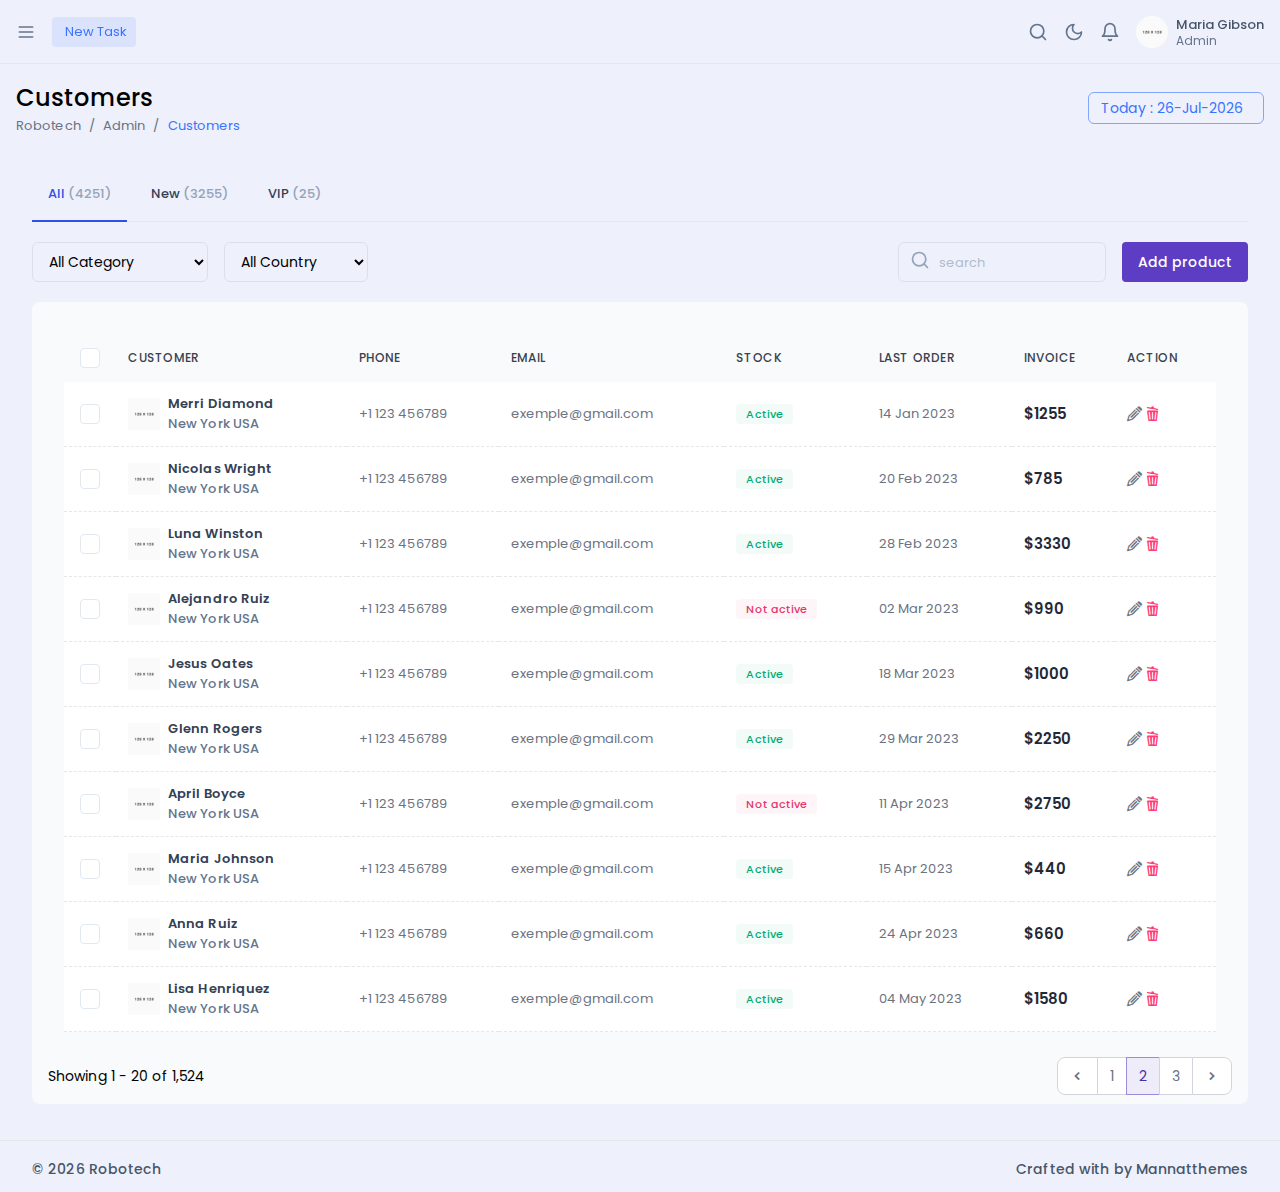
<file: admin-customers.html>
<!DOCTYPE html>
<html lang="en" class="scroll-smooth group" data-sidebar="brand" dir="ltr">
    <head>
        <meta charset="utf-8" />
        <title>Robotech - Admin & Dashboard Template</title>
        <meta  name="viewport"  content="width=device-width, initial-scale=1, shrink-to-fit=no"/>
        <meta  content="Tailwind Multipurpose Admin & Dashboard Template"  name="description"/>
        <meta content="" name="Mannatthemes" />
        <meta http-equiv="X-UA-Compatible" content="IE=edge" />
        <!-- App favicon -->
        <link rel="shortcut icon" href="assets/images/favicon.ico" />
        
        <!-- Css -->
        <!-- Main Css -->
        <link rel="stylesheet" href="assets/libs/icofont/icofont.min.css">
        <link href="assets/libs/flatpickr/flatpickr.min.css" type="text/css" rel="stylesheet">
        <link rel="stylesheet" href="assets/css/tailwind.min.css">

    </head>
    
    <body data-layout-mode="light"  data-sidebar-size="default" data-theme-layout="vertical" class="bg-[#EEF0FC] dark:bg-gray-900">
    
        <!-- leftbar-tab-menu -->
        

        <div class="min-h-full z-[99]  fixed inset-y-0 print:hidden bg-gradient-to-t from-[#6f3dc3] from-10% via-[#603dc3] via-40% to-[#5c3dc3] to-100% dark:bg-[#603dc3] main-sidebar duration-300 group-data-[sidebar=dark]:bg-[#603dc3] group-data-[sidebar=brand]:bg-brand group-[.dark]:group-data-[sidebar=brand]:bg-[#603dc3]">
            <div class=" text-center border-b bg-[#603dc3] border-r h-[64px] flex justify-center items-center brand-logo dark:bg-[#603dc3] dark:border-slate-700/40 group-data-[sidebar=dark]:bg-[#603dc3] group-data-[sidebar=dark]:border-slate-700/40 group-data-[sidebar=brand]:bg-brand group-[.dark]:group-data-[sidebar=brand]:bg-[#603dc3] group-data-[sidebar=brand]:border-slate-700/40">
                <a href="index.html" class="logo">
                    <span>
                        <img src="assets/images/logo-sm.png" alt="logo-small" class="logo-sm h-8 align-middle inline-block">
                    </span>
                    <span>
                        <img src="assets/images/logo.png" alt="logo-large" class="logo-lg h-[28px] logo-light hidden dark:inline-block ms-1 group-data-[sidebar=dark]:inline-block group-data-[sidebar=brand]:inline-block">
                        <img src="assets/images/logo.png" alt="logo-large"
                            class="logo-lg h-[28px] logo-dark inline-block dark:hidden ms-1 group-data-[sidebar=dark]:hidden group-data-[sidebar=brand]:hidden">
                    </span>
                </a>
            </div>
            <div class="border-r pb-14 h-[100vh] dark:bg-[#603dc3] dark:border-slate-700/40 group-data-[sidebar=dark]:border-slate-700/40 group-data-[sidebar=brand]:border-slate-700/40" data-simplebar>
                <div class="p-4 block">
                    <ul class="navbar-nav">
                        <li class="uppercase text-[11px]  text-primary-500 dark:text-primary-400 mt-0 leading-4 mb-2 group-data-[sidebar=dark]:text-primary-400 group-data-[sidebar=brand]:text-primary-300">
                           <span class="text-[9px] text-slate-600 dark:text-slate-500 group-data-[sidebar=dark]:text-slate-500 group-data-[sidebar=brand]:text-slate-400">DashboardS & Apps</span></li>
                        <li>
                            <div id="parent-accordion" data-fc-type="accordion">
                                <a href="#"
                                   class="nav-link hover:bg-transparent hover:text-black  rounded-md dark:hover:text-slate-200   flex items-center  decoration-0 px-3 py-3 cursor-pointer group-data-[sidebar=dark]:hover:text-slate-200 group-data-[sidebar=brand]:hover:text-slate-200 "
                                   data-fc-type="collapse" data-fc-parent="parent-accordion">
                                    <span data-lucide="home"
                                          class="w-5 h-5 text-center text-slate-800 dark:text-slate-400 me-2 group-data-[sidebar=dark]:text-slate-400 group-data-[sidebar=brand]:text-slate-400"></span>
                                    <span>Admin</span>
                                    <i class="icofont-thin-down ms-auto inline-block text-[14px] transform transition-transform duration-300 text-slate-800 dark:text-slate-400 group-data-[sidebar=dark]:text-slate-400 group-data-[sidebar=brand]:text-slate-400 fc-collapse-open:rotate-180 "></i>
                                </a>

                                <div id="Admin-flush" class="hidden  overflow-hidden">
                                    <ul class="nav flex-col flex flex-wrap ps-0 mb-0 ms-2">
                                        <li class="nav-item relative block">
                                            <a href="index.html"
                                               class="nav-link  hover:text-primary-500  rounded-md dark:hover:text-primary-500 relative   flex items-center decoration-0 px-3 py-3 group-data-[sidebar=brand]:hover:text-slate-200">
                                                <i class="icofont-dotted-right me-2 text-slate-600 text-[8px] group-data-[sidebar=brand]:text-slate-400 "></i>
                                                Dashboard
                                            </a>
                                        </li>
                                        <li class="nav-item relative block">
                                            <a href="admin-products.html"
                                               class="nav-link  hover:text-primary-500  rounded-md dark:hover:text-primary-500 relative   flex items-center decoration-0 px-3 py-3 group-data-[sidebar=brand]:hover:text-slate-200">
                                                <i class="icofont-dotted-right me-2 text-slate-600 text-[8px] group-data-[sidebar=brand]:text-slate-400"></i>
                                                Products
                                            </a>
                                        </li>
                                        <li class="nav-item relative block">
                                            <a href="admin-add-product.html"
                                               class="nav-link  hover:text-primary-500  rounded-md dark:hover:text-primary-500 relative   flex items-center decoration-0 px-3 py-3 group-data-[sidebar=brand]:hover:text-slate-200">
                                                <i class="icofont-dotted-right me-2 text-slate-600 text-[8px] group-data-[sidebar=brand]:text-slate-400"></i>
                                               Add New Product
                                            </a>
                                        </li>
                                        <li class="nav-item relative block">
                                            <a href="admin-customers.html"
                                               class="nav-link  hover:text-primary-500  rounded-md dark:hover:text-primary-500 relative   flex items-center decoration-0 px-3 py-3 group-data-[sidebar=brand]:hover:text-slate-200">
                                                <i class="icofont-dotted-right me-2 text-slate-600 text-[8px] group-data-[sidebar=brand]:text-slate-400"></i>
                                                Customers
                                            </a>
                                        </li>
                                        <li class="nav-item relative block">
                                            <a href="admin-customers-details.html"
                                               class="nav-link  hover:text-primary-500  rounded-md dark:hover:text-primary-500 relative   flex items-center decoration-0 px-3 py-3 group-data-[sidebar=brand]:hover:text-slate-200">
                                                <i class="icofont-dotted-right me-2 text-slate-600 text-[8px] group-data-[sidebar=brand]:text-slate-400"></i>
                                                Customers Details
                                            </a>
                                        </li>
                                        <li class="nav-item relative block">
                                            <a href="admin-orders.html"
                                               class="nav-link  hover:text-primary-500  rounded-md dark:hover:text-primary-500 relative   flex items-center decoration-0 px-3 py-3 group-data-[sidebar=brand]:hover:text-slate-200">
                                                <i class="icofont-dotted-right me-2 text-slate-600 text-[8px] group-data-[sidebar=brand]:text-slate-400"></i>
                                                Orders
                                            </a>
                                        </li>
                                        <li class="nav-item relative block">
                                            <a href="admin-order-details.html"
                                               class="nav-link  hover:text-primary-500  rounded-md dark:hover:text-primary-500 relative   flex items-center decoration-0 px-3 py-3 group-data-[sidebar=brand]:hover:text-slate-200">
                                                <i class="icofont-dotted-right me-2 text-slate-600 text-[8px] group-data-[sidebar=brand]:text-slate-400"></i>
                                                Order Details
                                            </a>
                                        </li>
                                        <li class="nav-item relative block">
                                            <a href="admin-refund.html"
                                               class="nav-link  hover:text-primary-500  rounded-md dark:hover:text-primary-500 relative   flex items-center decoration-0 px-3 py-3 group-data-[sidebar=brand]:hover:text-slate-200">
                                                <i class="icofont-dotted-right me-2 text-slate-600 text-[8px] group-data-[sidebar=brand]:text-slate-400"></i>
                                               Refund
                                            </a>
                                        </li>
                                    </ul>                            
                                </div>
                                <a href="#"
                                    class="nav-link hover:bg-transparent hover:text-black  rounded-md dark:hover:text-slate-200   flex items-center  decoration-0 px-3 py-3 cursor-pointer group-data-[sidebar=dark]:hover:text-slate-200 group-data-[sidebar=brand]:hover:text-slate-200 "
                                    data-fc-type="collapse" data-fc-parent="parent-accordion">
                                    <span data-lucide="home"
                                        class="w-5 h-5 text-center text-slate-800 dark:text-slate-400 me-2 group-data-[sidebar=dark]:text-slate-400 group-data-[sidebar=brand]:text-slate-400"></span>
                                    <span>Customer</span>
                                    <i class="icofont-thin-down ms-auto inline-block text-[14px] transform transition-transform duration-300 text-slate-800 dark:text-slate-400 group-data-[sidebar=dark]:text-slate-400 group-data-[sidebar=brand]:text-slate-400 fc-collapse-open:rotate-180 "></i>
                                </a>
                                <div id="Customer-flush" class="hidden  overflow-hidden">
                                    <ul class="nav flex-col flex flex-wrap ps-0 mb-0 ms-2">
                                        <li class="nav-item relative block">
                                            <a href="customers-home.html"
                                               class="nav-link  hover:text-primary-500  rounded-md dark:hover:text-primary-500 relative   flex items-center decoration-0 px-3 py-3 group-data-[sidebar=brand]:hover:text-slate-200">
                                                <i class="icofont-dotted-right me-2 text-slate-600 text-[8px] group-data-[sidebar=brand]:text-slate-400 "></i>
                                                Home 
                                            </a>
                                        </li>
                                        <li class="nav-item relative block">
                                            <a href="customers-pro-details.html"
                                               class="nav-link  hover:text-primary-500  rounded-md dark:hover:text-primary-500 relative   flex items-center decoration-0 px-3 py-3 group-data-[sidebar=brand]:hover:text-slate-200">
                                                <i class="icofont-dotted-right me-2 text-slate-600 text-[8px] group-data-[sidebar=brand]:text-slate-400"></i>
                                                Product details
                                            </a>
                                        </li>
                                        <li class="nav-item relative block">
                                            <a href="customers-products.html"
                                               class="nav-link  hover:text-primary-500  rounded-md dark:hover:text-primary-500 relative   flex items-center decoration-0 px-3 py-3 group-data-[sidebar=brand]:hover:text-slate-200">
                                                <i class="icofont-dotted-right me-2 text-slate-600 text-[8px] group-data-[sidebar=brand]:text-slate-400"></i>
                                               Product filter
                                            </a>
                                        </li>
                                        <li class="nav-item relative block">
                                            <a href="customers-cart.html"
                                               class="nav-link  hover:text-primary-500  rounded-md dark:hover:text-primary-500 relative   flex items-center decoration-0 px-3 py-3 group-data-[sidebar=brand]:hover:text-slate-200">
                                                <i class="icofont-dotted-right me-2 text-slate-600 text-[8px] group-data-[sidebar=brand]:text-slate-400"></i>
                                                Cart
                                            </a>
                                        </li>
                                        <li class="nav-item relative block">
                                            <a href="customers-checkout.html"
                                               class="nav-link  hover:text-primary-500  rounded-md dark:hover:text-primary-500 relative   flex items-center decoration-0 px-3 py-3 group-data-[sidebar=brand]:hover:text-slate-200">
                                                <i class="icofont-dotted-right me-2 text-slate-600 text-[8px] group-data-[sidebar=brand]:text-slate-400"></i>
                                                Checkout
                                            </a>
                                        </li>
                                        <li class="nav-item relative block">
                                            <a href="customers-profile.html"
                                               class="nav-link  hover:text-primary-500  rounded-md dark:hover:text-primary-500 relative   flex items-center decoration-0 px-3 py-3 group-data-[sidebar=brand]:hover:text-slate-200">
                                                <i class="icofont-dotted-right me-2 text-slate-600 text-[8px] group-data-[sidebar=brand]:text-slate-400"></i>
                                                Profile
                                            </a>
                                        </li>
                                        <li class="nav-item relative block">
                                            <a href="customers-stores.html"
                                               class="nav-link  hover:text-primary-500  rounded-md dark:hover:text-primary-500 relative   flex items-center decoration-0 px-3 py-3 group-data-[sidebar=brand]:hover:text-slate-200">
                                                <i class="icofont-dotted-right me-2 text-slate-600 text-[8px] group-data-[sidebar=brand]:text-slate-400"></i>
                                               Favourite store
                                            </a>
                                        </li>
                                        <li class="nav-item relative block">
                                            <a href="customers-wishlist.html"
                                               class="nav-link  hover:text-primary-500  rounded-md dark:hover:text-primary-500 relative   flex items-center decoration-0 px-3 py-3 group-data-[sidebar=brand]:hover:text-slate-200">
                                                <i class="icofont-dotted-right me-2 text-slate-600 text-[8px] group-data-[sidebar=brand]:text-slate-400"></i>
                                               Wishlist
                                            </a>
                                        </li>
                                        <li class="nav-item relative block">
                                            <a href="customers-order-track.html"
                                               class="nav-link  hover:text-primary-500  rounded-md dark:hover:text-primary-500 relative   flex items-center decoration-0 px-3 py-3 group-data-[sidebar=brand]:hover:text-slate-200">
                                                <i class="icofont-dotted-right me-2 text-slate-600 text-[8px] group-data-[sidebar=brand]:text-slate-400"></i>
                                               Order track
                                            </a>
                                        </li>
                                        <li class="nav-item relative block">
                                            <a href="customers-invoice.html"
                                               class="nav-link  hover:text-primary-500  rounded-md dark:hover:text-primary-500 relative   flex items-center decoration-0 px-3 py-3 group-data-[sidebar=brand]:hover:text-slate-200">
                                                <i class="icofont-dotted-right me-2 text-slate-600 text-[8px] group-data-[sidebar=brand]:text-slate-400"></i>
                                               Invoice
                                            </a>
                                        </li>
                                    </ul>                            
                                </div>
                                <div data-fc-type="collapse" data-fc-parent="parent-accordion">
                                    <a href="#"
                                       class="nav-link hover:bg-transparent hover:text-black  rounded-md dark:hover:text-slate-200   flex items-center  decoration-0 px-3 py-3 cursor-pointer group-data-[sidebar=dark]:hover:text-slate-200 group-data-[sidebar=brand]:hover:text-slate-200">
                                        <span data-lucide="grid"
                                              class="w-5 h-5 text-center text-slate-800 me-2 dark:text-slate-400 group-data-[sidebar=dark]:text-slate-400 group-data-[sidebar=brand]:text-slate-400"></span>
                                        <span>Apps</span>
                                        <i class="icofont-thin-down fc-collapse-open:rotate-180 ms-auto inline-block text-[14px] transform transition-transform duration-300 text-slate-800 dark:text-slate-400 group-data-[sidebar=dark]:text-slate-400 group-data-[sidebar=brand]:text-slate-400"></i>
                                    </a>
                                </div>
                                <div class="hidden  overflow-hidden">
                                    <ul class="nav flex-col flex flex-wrap ps-0 mb-0 ms-2" id="apps-accordion"
                                        data-fc-type="accordion">
                                        <li class="nav-item relative block">
                                            <a href="apps-chat.html"
                                               class="nav-link  hover:text-primary-500  rounded-md dark:hover:text-primary-500 relative group-data-[sidebar=brand]:hover:text-slate-200  flex items-center decoration-0 px-3 py-3">
                                                <i class="icofont-dotted-right me-2 text-slate-600 text-[8px] group-data-[sidebar=brand]:text-slate-400"></i>
                                                Chat
                                            </a>
                                        </li>
                                        <li class="nav-item relative block">
                                            <a href="apps-contact-list.html"
                                               class="nav-link  hover:text-primary-500  rounded-md dark:hover:text-primary-500 relative group-data-[sidebar=brand]:hover:text-slate-200   flex items-center decoration-0 px-3 py-3">
                                                <i class="icofont-dotted-right me-2 text-slate-600 text-[8px] group-data-[sidebar=brand]:text-slate-400"></i>
                                                Contact List
                                            </a>
                                        </li>
                                        <li class="nav-item relative block">
                                            <a href="apps-calendar.html"
                                               class="nav-link  hover:text-primary-500  rounded-md dark:hover:text-primary-500 relative group-data-[sidebar=brand]:hover:text-slate-200   flex items-center decoration-0 px-3 py-3">
                                                <i class="icofont-dotted-right me-2 text-slate-600 text-[8px] group-data-[sidebar=brand]:text-slate-400"></i>
                                                Calendar
                                            </a>
                                        </li>
                                        <li class="nav-item relative block">
                                            <a href="apps-files.html"
                                               class="nav-link  hover:text-primary-500  rounded-md dark:hover:text-primary-500 relative group-data-[sidebar=brand]:hover:text-slate-200   flex items-center decoration-0 px-3 py-3">
                                                <i class="icofont-dotted-right me-2 text-slate-600 text-[8px] group-data-[sidebar=brand]:text-slate-400"></i>
                                                File Mamager
                                            </a>
                                        </li>
                                        <li class="nav-item relative block">
                                            <a href="apps-invoice.html"
                                               class="nav-link  hover:text-primary-500  rounded-md dark:hover:text-primary-500 relative group-data-[sidebar=brand]:hover:text-slate-200   flex items-center decoration-0 px-3 py-3">
                                                <i class="icofont-dotted-right me-2 text-slate-600 text-[8px] group-data-[sidebar=brand]:text-slate-400"></i>
                                                Invoice
                                            </a>
                                        </li>
                                        <li>
                                            <div id="Email" data-fc-type="collapse" data-fc-parent="apps-accordion">
                                                <a href="#"
                                                   class="nav-link hover:bg-transparent hover:text-black  rounded-md dark:hover:text-slate-200   flex items-center  decoration-0 px-3 py-3 cursor-pointer group-data-[sidebar=dark]:hover:text-slate-200 group-data-[sidebar=brand]:hover:text-slate-200 "
                                                   aria-expanded="false" aria-controls="Email-flush">
                                                    <i class="icofont-dotted-right me-2 text-slate-600 text-[8px] group-data-[sidebar=brand]:text-slate-400"></i>
                                                    <span>Email</span>
                                                    <i class="icofont-thin-down ms-auto inline-block text-[14px] transform transition-transform duration-300 text-slate-800 dark:text-slate-400 group-data-[sidebar=dark]:text-slate-400 group-data-[sidebar=brand]:text-slate-400  fc-collapse-open:rotate-180"></i>
                                                </a>
                                            </div>
                                            <div id="Email-flush" class=" hidden  overflow-hidden "
                                                 aria-labelledby="Email">
                                                <ul class="nav flex-col flex flex-wrap ps-0 mb-0 ms-2">
                                                    <li class="nav-item relative block">
                                                        <a href="apps-email-inbox.html"
                                                           class="nav-link  hover:text-primary-500  rounded-md dark:hover:text-primary-500 relative group-data-[sidebar=brand]:hover:text-slate-200   flex items-center decoration-0 px-3 py-3">
                                                            <i class="icofont-dotted-right me-2 text-slate-600 text-[8px] group-data-[sidebar=brand]:text-slate-400"></i>
                                                            Inbox
                                                        </a>
                                                    </li>
                                                    <li class="nav-item relative block">
                                                        <a href="apps-email-read.html"
                                                           class="nav-link  hover:text-primary-500  rounded-md dark:hover:text-primary-500 relative group-data-[sidebar=brand]:hover:text-slate-200   flex items-center decoration-0 px-3 py-3">
                                                            <i class="icofont-dotted-right me-2 text-slate-600 text-[8px] group-data-[sidebar=brand]:text-slate-400"></i>
                                                            Read Email
                                                        </a>
                                                    </li>
                                                </ul>
                                            </div>
                                        </li>
                                
                                    </ul>
                                </div>

                        
                                <div class="border-b border-dashed dark:border-slate-700/40 my-3 group-data-[sidebar=dark]:border-slate-700/40 group-data-[sidebar=brand]:border-slate-700/40"></div>
                                <div class="text-[9px] text-slate-600 dark:text-slate-500 group-data-[sidebar=dark]:text-slate-500 group-data-[sidebar=brand]:text-slate-400">
                                    C<span>omponents & Extra</span>
                                </div>
                                <div data-fc-type="collapse" data-fc-parent="parent-accordion">
                                    <a href="#"
                                       class="nav-link hover:bg-transparent hover:text-black  rounded-md dark:hover:text-slate-200   flex items-center  decoration-0 px-3 py-3 cursor-pointer group-data-[sidebar=dark]:hover:text-slate-200 group-data-[sidebar=brand]:hover:text-slate-200">
                                        <span data-lucide="box"
                                              class="w-5 h-5 text-center text-slate-800 me-2 dark:text-slate-400 group-data-[sidebar=dark]:text-slate-400 group-data-[sidebar=brand]:text-slate-400"></span>
                                        <span>UI Kit</span>
                                        <i class="icofont-thin-down fc-collapse-open:rotate-180 ms-auto inline-block text-[14px] transform transition-transform duration-300 text-slate-800 dark:text-slate-400 group-data-[sidebar=dark]:text-slate-400 group-data-[sidebar=brand]:text-slate-400"></i>
                                    </a>
                                </div>
                                <div class="hidden  overflow-hidden">
                                    <ul class="nav flex-col flex flex-wrap ps-0 mb-0 ms-2" id="UI_Kit-accordion"
                                        data-fc-type="accordion">
                                        <li>
                                            <div id="UI_Elements" data-fc-type="collapse" data-fc-parent="UI_Kit-accordion">
                                                <a href="#"
                                                   class="nav-link hover:bg-transparent hover:text-black  rounded-md dark:hover:text-slate-200   flex items-center  decoration-0 px-3 py-3 cursor-pointer group-data-[sidebar=dark]:hover:text-slate-200 group-data-[sidebar=brand]:hover:text-slate-200"
                                                   aria-expanded="false" aria-controls="UI_Elements-flush">
                                                    <i class="icofont-dotted-right me-2 text-slate-600 text-[8px] group-data-[sidebar=brand]:text-slate-400"></i>
                                                    <span>UI Elements</span>
                                                    <i class="icofont-thin-down ms-auto inline-block text-[14px] transform transition-transform duration-300 text-slate-800 dark:text-slate-400 group-data-[sidebar=dark]:text-slate-400 group-data-[sidebar=brand]:text-slate-400 fc-collapse-open:rotate-180"></i>
                                                </a>
                                            </div>
                                            <div id="UI_Elements-flush" class=" hidden  overflow-hidden "
                                                 aria-labelledby="UI_Elements">
                                                <ul class="nav flex-col flex flex-wrap ps-0 mb-0 ms-2">
                                                    <li class="nav-item relative block">
                                                        <a href="ui-alerts.html"
                                                           class="nav-link  hover:text-primary-500  rounded-md dark:hover:text-primary-500 relative group-data-[sidebar=brand]:hover:text-slate-200   flex items-center decoration-0 px-3 py-3">
                                                            <i class="icofont-dotted-right me-2 text-slate-600 text-[8px] group-data-[sidebar=brand]:text-slate-400"></i>
                                                            Alerts
                                                        </a>
                                                    </li>
                                                    <li class="nav-item relative block">
                                                        <a href="ui-avatars.html"
                                                           class="nav-link  hover:text-primary-500  rounded-md dark:hover:text-primary-500 relative group-data-[sidebar=brand]:hover:text-slate-200   flex items-center decoration-0 px-3 py-3">
                                                            <i class="icofont-dotted-right me-2 text-slate-600 text-[8px] group-data-[sidebar=brand]:text-slate-400"></i>
                                                            Avatars
                                                        </a>
                                                    </li>
                                                    <li class="nav-item relative block">
                                                        <a href="ui-buttons.html"
                                                           class="nav-link  hover:text-primary-500  rounded-md dark:hover:text-primary-500 relative group-data-[sidebar=brand]:hover:text-slate-200   flex items-center decoration-0 px-3 py-3">
                                                            <i class="icofont-dotted-right me-2 text-slate-600 text-[8px] group-data-[sidebar=brand]:text-slate-400"></i>
                                                            Buttons
                                                        </a>
                                                    </li>
                                                    <li class="nav-item relative block">
                                                        <a href="ui-badges.html"
                                                           class="nav-link  hover:text-primary-500  rounded-md dark:hover:text-primary-500 relative group-data-[sidebar=brand]:hover:text-slate-200   flex items-center decoration-0 px-3 py-3">
                                                            <i class="icofont-dotted-right me-2 text-slate-600 text-[8px] group-data-[sidebar=brand]:text-slate-400"></i>
                                                            Budges
                                                        </a>
                                                    </li>
                                                    <li class="nav-item relative block">
                                                        <a href="ui-cards.html"
                                                           class="nav-link  hover:text-primary-500  rounded-md dark:hover:text-primary-500 relative group-data-[sidebar=brand]:hover:text-slate-200   flex items-center decoration-0 px-3 py-3">
                                                            <i class="icofont-dotted-right me-2 text-slate-600 text-[8px] group-data-[sidebar=brand]:text-slate-400"></i>
                                                            Cards
                                                        </a>
                                                    </li>
                                                    <li class="nav-item relative block">
                                                        <a href="ui-carousels.html"
                                                           class="nav-link  hover:text-primary-500  rounded-md dark:hover:text-primary-500 relative group-data-[sidebar=brand]:hover:text-slate-200   flex items-center decoration-0 px-3 py-3">
                                                            <i class="icofont-dotted-right me-2 text-slate-600 text-[8px] group-data-[sidebar=brand]:text-slate-400"></i>
                                                            Carousels
                                                        </a>
                                                    </li>
                                                    <li class="nav-item relative block">
                                                        <a href="ui-dropdowns.html"
                                                           class="nav-link  hover:text-primary-500  rounded-md dark:hover:text-primary-500 relative group-data-[sidebar=brand]:hover:text-slate-200   flex items-center decoration-0 px-3 py-3">
                                                            <i class="icofont-dotted-right me-2 text-slate-600 text-[8px] group-data-[sidebar=brand]:text-slate-400"></i>
                                                            Dropdowns
                                                        </a>
                                                    </li>
                                                    <li class="nav-item relative block">
                                                        <a href="ui-grids.html"
                                                           class="nav-link  hover:text-primary-500  rounded-md dark:hover:text-primary-500 relative group-data-[sidebar=brand]:hover:text-slate-200   flex items-center decoration-0 px-3 py-3">
                                                            <i class="icofont-dotted-right me-2 text-slate-600 text-[8px] group-data-[sidebar=brand]:text-slate-400"></i>
                                                            Grids
                                                        </a>
                                                    </li>
                                                    <li class="nav-item relative block">
                                                        <a href="ui-images.html"
                                                           class="nav-link  hover:text-primary-500  rounded-md dark:hover:text-primary-500 relative group-data-[sidebar=brand]:hover:text-slate-200   flex items-center decoration-0 px-3 py-3">
                                                            <i class="icofont-dotted-right me-2 text-slate-600 text-[8px] group-data-[sidebar=brand]:text-slate-400"></i>
                                                            Images
                                                        </a>
                                                    </li>
                                                    <li class="nav-item relative block">
                                                        <a href="ui-lists.html"
                                                           class="nav-link  hover:text-primary-500  rounded-md dark:hover:text-primary-500 relative group-data-[sidebar=brand]:hover:text-slate-200   flex items-center decoration-0 px-3 py-3">
                                                            <i class="icofont-dotted-right me-2 text-slate-600 text-[8px] group-data-[sidebar=brand]:text-slate-400"></i>
                                                            Lists
                                                        </a>
                                                    </li>
                                                    <li class="nav-item relative block">
                                                        <a href="ui-modals.html"
                                                           class="nav-link  hover:text-primary-500  rounded-md dark:hover:text-primary-500 relative group-data-[sidebar=brand]:hover:text-slate-200   flex items-center decoration-0 px-3 py-3">
                                                            <i class="icofont-dotted-right me-2 text-slate-600 text-[8px] group-data-[sidebar=brand]:text-slate-400"></i>
                                                            Modals
                                                        </a>
                                                    </li>
                                                    <li class="nav-item relative block">
                                                        <a href="ui-navs.html"
                                                           class="nav-link  hover:text-primary-500  rounded-md dark:hover:text-primary-500 relative group-data-[sidebar=brand]:hover:text-slate-200   flex items-center decoration-0 px-3 py-3">
                                                            <i class="icofont-dotted-right me-2 text-slate-600 text-[8px] group-data-[sidebar=brand]:text-slate-400"></i>
                                                            Navs
                                                        </a>
                                                    </li>
                                                    <li class="nav-item relative block">
                                                        <a href="ui-navbars.html"
                                                           class="nav-link  hover:text-primary-500  rounded-md dark:hover:text-primary-500 relative group-data-[sidebar=brand]:hover:text-slate-200   flex items-center decoration-0 px-3 py-3">
                                                            <i class="icofont-dotted-right me-2 text-slate-600 text-[8px] group-data-[sidebar=brand]:text-slate-400"></i>
                                                            Navbars
                                                        </a>
                                                    </li>
                                                    <li class="nav-item relative block">
                                                        <a href="ui-paginations.html"
                                                           class="nav-link  hover:text-primary-500  rounded-md dark:hover:text-primary-500 relative group-data-[sidebar=brand]:hover:text-slate-200   flex items-center decoration-0 px-3 py-3">
                                                            <i class="icofont-dotted-right me-2 text-slate-600 text-[8px] group-data-[sidebar=brand]:text-slate-400"></i>
                                                            Paginations
                                                        </a>
                                                    </li>
                                                    <li class="nav-item relative block">
                                                        <a href="ui-popover-tooltips.html"
                                                           class="nav-link  hover:text-primary-500  rounded-md dark:hover:text-primary-500 relative group-data-[sidebar=brand]:hover:text-slate-200   flex items-center decoration-0 px-3 py-3">
                                                            <i class="icofont-dotted-right me-2 text-slate-600 text-[8px] group-data-[sidebar=brand]:text-slate-400"></i>
                                                            Popover & Tooltips
                                                        </a>
                                                    </li>
                                                    <li class="nav-item relative block">
                                                        <a href="ui-progress.html"
                                                           class="nav-link  hover:text-primary-500  rounded-md dark:hover:text-primary-500 relative group-data-[sidebar=brand]:hover:text-slate-200   flex items-center decoration-0 px-3 py-3">
                                                            <i class="icofont-dotted-right me-2 text-slate-600 text-[8px] group-data-[sidebar=brand]:text-slate-400"></i>
                                                            Progress
                                                        </a>
                                                    </li>
                                                    <li class="nav-item relative block">
                                                        <a href="ui-spinners.html"
                                                           class="nav-link  hover:text-primary-500  rounded-md dark:hover:text-primary-500 relative group-data-[sidebar=brand]:hover:text-slate-200   flex items-center decoration-0 px-3 py-3">
                                                            <i class="icofont-dotted-right me-2 text-slate-600 text-[8px] group-data-[sidebar=brand]:text-slate-400"></i>
                                                            Spinners
                                                        </a>
                                                    </li>
                                                    <li class="nav-item relative block">
                                                        <a href="ui-tabs-accordions.html"
                                                           class="nav-link  hover:text-primary-500  rounded-md dark:hover:text-primary-500 relative group-data-[sidebar=brand]:hover:text-slate-200   flex items-center decoration-0 px-3 py-3">
                                                            <i class="icofont-dotted-right me-2 text-slate-600 text-[8px] group-data-[sidebar=brand]:text-slate-400"></i>
                                                            Tabs & Accordions
                                                        </a>
                                                    </li>
                                                    <li class="nav-item relative block">
                                                        <a href="ui-typography.html"
                                                           class="nav-link  hover:text-primary-500  rounded-md dark:hover:text-primary-500 relative group-data-[sidebar=brand]:hover:text-slate-200   flex items-center decoration-0 px-3 py-3">
                                                            <i class="icofont-dotted-right me-2 text-slate-600 text-[8px] group-data-[sidebar=brand]:text-slate-400"></i>
                                                            Typography
                                                        </a>
                                                    </li>
                                                    <li class="nav-item relative block">
                                                        <a href="ui-videos.html"
                                                           class="nav-link  hover:text-primary-500  rounded-md dark:hover:text-primary-500 relative group-data-[sidebar=brand]:hover:text-slate-200   flex items-center decoration-0 px-3 py-3">
                                                            <i class="icofont-dotted-right me-2 text-slate-600 text-[8px] group-data-[sidebar=brand]:text-slate-400"></i>
                                                            Videos
                                                        </a>
                                                    </li>
                                                </ul>
                                            </div>
                                        </li>

                                        <li>
                                            <div id="Advanced_UI" data-fc-type="collapse" data-fc-parent="UI_Kit-accordion">
                                                <a href="#"
                                                   class="nav-link hover:bg-transparent hover:text-black  rounded-md dark:hover:text-slate-200   flex items-center  decoration-0 px-3 py-3 cursor-pointer group-data-[sidebar=dark]:hover:text-slate-200 group-data-[sidebar=brand]:hover:text-slate-200 "
                                                   aria-expanded="false" aria-controls="Advanced_UI-flush">
                                                    <i class="icofont-dotted-right me-2 text-slate-600 text-[8px] group-data-[sidebar=brand]:text-slate-400"></i>
                                                    <span>Advanced UI</span>
                                                    <i class="icofont-thin-down ms-auto inline-block text-[14px] transform transition-transform duration-300 text-slate-800 dark:text-slate-400 group-data-[sidebar=dark]:text-slate-400 group-data-[sidebar=brand]:text-slate-400  fc-collapse-open:rotate-180"></i>
                                                </a>
                                            </div>
                                            <div id="Advanced_UI-flush" class=" hidden  overflow-hidden "
                                                 aria-labelledby="Advanced_UI">
                                                <ul class="nav flex-col flex flex-wrap ps-0 mb-0 ms-2">
                                                    <li class="nav-item relative block">
                                                        <a href="advanced-animation.html"
                                                           class="nav-link  hover:text-primary-500  rounded-md dark:hover:text-primary-500 relative group-data-[sidebar=brand]:hover:text-slate-200   flex items-center decoration-0 px-3 py-3">
                                                            <i class="icofont-dotted-right me-2 text-slate-600 text-[8px] group-data-[sidebar=brand]:text-slate-400"></i>
                                                            Animation
                                                        </a>
                                                    </li>
                                                    <li class="nav-item relative block">
                                                        <a href="advanced-clipboard.html"
                                                           class="nav-link  hover:text-primary-500  rounded-md dark:hover:text-primary-500 relative group-data-[sidebar=brand]:hover:text-slate-200   flex items-center decoration-0 px-3 py-3">
                                                            <i class="icofont-dotted-right me-2 text-slate-600 text-[8px] group-data-[sidebar=brand]:text-slate-400"></i>
                                                            Clipboard
                                                        </a>
                                                    </li>
                                                    <li class="nav-item relative block">
                                                        <a href="advanced-dragula.html"
                                                           class="nav-link  hover:text-primary-500  rounded-md dark:hover:text-primary-500 relative group-data-[sidebar=brand]:hover:text-slate-200   flex items-center decoration-0 px-3 py-3">
                                                            <i class="icofont-dotted-right me-2 text-slate-600 text-[8px] group-data-[sidebar=brand]:text-slate-400"></i>
                                                            Dragula
                                                        </a>
                                                    </li>
                                                    <li class="nav-item relative block">
                                                        <a href="advanced-highlight.html"
                                                           class="nav-link  hover:text-primary-500  rounded-md dark:hover:text-primary-500 relative group-data-[sidebar=brand]:hover:text-slate-200   flex items-center decoration-0 px-3 py-3">
                                                            <i class="icofont-dotted-right me-2 text-slate-600 text-[8px] group-data-[sidebar=brand]:text-slate-400"></i>
                                                            Highlight
                                                        </a>
                                                    </li>
                                                    <li class="nav-item relative block">
                                                        <a href="advanced-rangeslider.html"
                                                           class="nav-link  hover:text-primary-500  rounded-md dark:hover:text-primary-500 relative group-data-[sidebar=brand]:hover:text-slate-200   flex items-center decoration-0 px-3 py-3">
                                                            <i class="icofont-dotted-right me-2 text-slate-600 text-[8px] group-data-[sidebar=brand]:text-slate-400"></i>
                                                            Range Slider
                                                        </a>
                                                    </li>
                                                    <li class="nav-item relative block">
                                                        <a href="advanced-ratings.html"
                                                           class="nav-link  hover:text-primary-500  rounded-md dark:hover:text-primary-500 relative group-data-[sidebar=brand]:hover:text-slate-200   flex items-center decoration-0 px-3 py-3">
                                                            <i class="icofont-dotted-right me-2 text-slate-600 text-[8px] group-data-[sidebar=brand]:text-slate-400"></i>
                                                            Ratings
                                                        </a>
                                                    </li>
                                                    <li class="nav-item relative block">
                                                        <a href="advanced-ribbons.html"
                                                           class="nav-link  hover:text-primary-500  rounded-md dark:hover:text-primary-500 relative group-data-[sidebar=brand]:hover:text-slate-200   flex items-center decoration-0 px-3 py-3">
                                                            <i class="icofont-dotted-right me-2 text-slate-600 text-[8px] group-data-[sidebar=brand]:text-slate-400"></i>
                                                            Ribbons
                                                        </a>
                                                    </li>
                                                    <li class="nav-item relative block">
                                                        <a href="advanced-sweetalerts.html"
                                                           class="nav-link  hover:text-primary-500  rounded-md dark:hover:text-primary-500 relative group-data-[sidebar=brand]:hover:text-slate-200   flex items-center decoration-0 px-3 py-3">
                                                            <i class="icofont-dotted-right me-2 text-slate-600 text-[8px] group-data-[sidebar=brand]:text-slate-400"></i>
                                                            Sweet Alert
                                                        </a>
                                                    </li>
                                                </ul>
                                            </div>
                                        </li>

                                        <li>
                                            <div id="Forms" data-fc-type="collapse" data-fc-parent="UI_Kit-accordion">
                                                <a href="#"
                                                   class="nav-link hover:bg-transparent hover:text-black  rounded-md dark:hover:text-slate-200   flex items-center  decoration-0 px-3 py-3 cursor-pointer group-data-[sidebar=dark]:hover:text-slate-200 group-data-[sidebar=brand]:hover:text-slate-200"
                                                   aria-expanded="false" aria-controls="Forms-flush">
                                                    <i class="icofont-dotted-right me-2 text-slate-600 text-[8px] group-data-[sidebar=brand]:text-slate-400"></i>
                                                    <span>Forms</span>
                                                    <i class="icofont-thin-down ms-auto inline-block text-[14px] transform transition-transform duration-300 text-slate-800 dark:text-slate-400 group-data-[sidebar=dark]:text-slate-400 group-data-[sidebar=brand]:text-slate-400 fc-collapse-open:rotate-180"></i>
                                                </a>
                                            </div>
                                            <div id="Forms-flush" class=" hidden  overflow-hidden "
                                                 aria-labelledby="Forms">
                                                <ul class="nav flex-col flex flex-wrap ps-0 mb-0 ms-2">
                                                    <li class="nav-item relative block">
                                                        <a href="forms-elements.html"
                                                           class="nav-link  hover:text-primary-500  rounded-md dark:hover:text-primary-500 relative group-data-[sidebar=brand]:hover:text-slate-200   flex items-center decoration-0 px-3 py-3">
                                                            <i class="icofont-dotted-right me-2 text-slate-600 text-[8px] group-data-[sidebar=brand]:text-slate-400"></i>
                                                            Basic Elements
                                                        </a>
                                                    </li> 
                                                    <li class="nav-item relative block">
                                                        <a href="forms-advance.html"
                                                           class="nav-link  hover:text-primary-500  rounded-md dark:hover:text-primary-500 relative group-data-[sidebar=brand]:hover:text-slate-200   flex items-center decoration-0 px-3 py-3">
                                                            <i class="icofont-dotted-right me-2 text-slate-600 text-[8px] group-data-[sidebar=brand]:text-slate-400"></i>
                                                            Advanced Elements
                                                        </a>
                                                    </li> 
                                                    <li class="nav-item relative block">
                                                        <a href="forms-validation.html"
                                                           class="nav-link  hover:text-primary-500  rounded-md dark:hover:text-primary-500 relative group-data-[sidebar=brand]:hover:text-slate-200   flex items-center decoration-0 px-3 py-3">
                                                            <i class="icofont-dotted-right me-2 text-slate-600 text-[8px] group-data-[sidebar=brand]:text-slate-400"></i>
                                                            Validation
                                                        </a>
                                                    </li>   
                                                    <li class="nav-item relative block">
                                                        <a href="forms-wizard.html"
                                                           class="nav-link  hover:text-primary-500  rounded-md dark:hover:text-primary-500 relative group-data-[sidebar=brand]:hover:text-slate-200   flex items-center decoration-0 px-3 py-3">
                                                            <i class="icofont-dotted-right me-2 text-slate-600 text-[8px] group-data-[sidebar=brand]:text-slate-400"></i>
                                                            Wizard
                                                        </a>
                                                    </li>   
                                                    <li class="nav-item relative block">
                                                        <a href="forms-editors.html"
                                                           class="nav-link  hover:text-primary-500  rounded-md dark:hover:text-primary-500 relative group-data-[sidebar=brand]:hover:text-slate-200   flex items-center decoration-0 px-3 py-3">
                                                            <i class="icofont-dotted-right me-2 text-slate-600 text-[8px] group-data-[sidebar=brand]:text-slate-400"></i>
                                                            Editors
                                                        </a>
                                                    </li>   
                                                    <li class="nav-item relative block">
                                                        <a href="forms-uploads.html"
                                                           class="nav-link  hover:text-primary-500  rounded-md dark:hover:text-primary-500 relative group-data-[sidebar=brand]:hover:text-slate-200   flex items-center decoration-0 px-3 py-3">
                                                            <i class="icofont-dotted-right me-2 text-slate-600 text-[8px] group-data-[sidebar=brand]:text-slate-400"></i>
                                                            Uploads
                                                        </a>
                                                    </li>   
                                                    <li class="nav-item relative block">
                                                        <a href="forms-img-crop.html"
                                                           class="nav-link  hover:text-primary-500  rounded-md dark:hover:text-primary-500 relative group-data-[sidebar=brand]:hover:text-slate-200   flex items-center decoration-0 px-3 py-3">
                                                            <i class="icofont-dotted-right me-2 text-slate-600 text-[8px] group-data-[sidebar=brand]:text-slate-400"></i>
                                                            Image Crop
                                                        </a>
                                                    </li>                                               
                                                </ul>
                                            </div>
                                        </li>

                                        <li>
                                            <div id="Charts" data-fc-type="collapse" data-fc-parent="UI_Kit-accordion">
                                                <a href="#"
                                                   class="nav-link hover:bg-transparent hover:text-black  rounded-md dark:hover:text-slate-200   flex items-center  decoration-0 px-3 py-3 cursor-pointer group-data-[sidebar=dark]:hover:text-slate-200 group-data-[sidebar=brand]:hover:text-slate-200"
                                                   aria-expanded="false" aria-controls="Charts-flush">
                                                    <i class="icofont-dotted-right me-2 text-slate-600 text-[8px] group-data-[sidebar=brand]:text-slate-400"></i>
                                                    <span>Charts</span>
                                                    <i class="icofont-thin-down ms-auto inline-block text-[14px] transform transition-transform duration-300 text-slate-800 dark:text-slate-400 group-data-[sidebar=dark]:text-slate-400 group-data-[sidebar=brand]:text-slate-400 fc-collapse-open:rotate-180"></i>
                                                </a>
                                            </div>
                                            <div id="Charts-flush" class=" hidden  overflow-hidden "
                                                 aria-labelledby="Charts">
                                                <ul class="nav flex-col flex flex-wrap ps-0 mb-0 ms-2">
                                                    <li class="nav-item relative block">
                                                        <a href="charts-apex.html"
                                                           class="nav-link  hover:text-primary-500  rounded-md dark:hover:text-primary-500 relative group-data-[sidebar=brand]:hover:text-slate-200   flex items-center decoration-0 px-3 py-3">
                                                            <i class="icofont-dotted-right me-2 text-slate-600 text-[8px] group-data-[sidebar=brand]:text-slate-400"></i>
                                                            Apex
                                                        </a>
                                                    </li> 
                                                    <li class="nav-item relative block">
                                                        <a href="charts-echarts.html"
                                                           class="nav-link  hover:text-primary-500  rounded-md dark:hover:text-primary-500 relative group-data-[sidebar=brand]:hover:text-slate-200   flex items-center decoration-0 px-3 py-3">
                                                            <i class="icofont-dotted-right me-2 text-slate-600 text-[8px] group-data-[sidebar=brand]:text-slate-400"></i>
                                                            Echarts
                                                        </a>
                                                    </li> 
                                                    <li class="nav-item relative block">
                                                        <a href="charts-justgage.html"
                                                           class="nav-link  hover:text-primary-500  rounded-md dark:hover:text-primary-500 relative group-data-[sidebar=brand]:hover:text-slate-200   flex items-center decoration-0 px-3 py-3">
                                                            <i class="icofont-dotted-right me-2 text-slate-600 text-[8px] group-data-[sidebar=brand]:text-slate-400"></i>
                                                            JustGage
                                                        </a>
                                                    </li>   
                                                    <li class="nav-item relative block">
                                                        <a href="charts-chartjs.html"
                                                           class="nav-link  hover:text-primary-500  rounded-md dark:hover:text-primary-500 relative group-data-[sidebar=brand]:hover:text-slate-200   flex items-center decoration-0 px-3 py-3">
                                                            <i class="icofont-dotted-right me-2 text-slate-600 text-[8px] group-data-[sidebar=brand]:text-slate-400"></i>
                                                            Chartjs
                                                        </a>
                                                    </li>   
                                                    <li class="nav-item relative block">
                                                        <a href="charts-toast-ui.html"
                                                           class="nav-link  hover:text-primary-500  rounded-md dark:hover:text-primary-500 relative group-data-[sidebar=brand]:hover:text-slate-200   flex items-center decoration-0 px-3 py-3">
                                                            <i class="icofont-dotted-right me-2 text-slate-600 text-[8px] group-data-[sidebar=brand]:text-slate-400"></i>
                                                            ToastUI
                                                        </a>
                                                    </li>                                                                                         
                                                </ul>
                                            </div>
                                        </li>
                                        <li>
                                            <div id="Tables" data-fc-type="collapse" data-fc-parent="UI_Kit-accordion">
                                                <a href="#"
                                                   class="nav-link hover:bg-transparent hover:text-black  rounded-md dark:hover:text-slate-200   flex items-center  decoration-0 px-3 py-3 cursor-pointer group-data-[sidebar=dark]:hover:text-slate-200 group-data-[sidebar=brand]:hover:text-slate-200"
                                                   aria-expanded="false" aria-controls="Tables-flush">
                                                    <i class="icofont-dotted-right me-2 text-slate-600 text-[8px] group-data-[sidebar=brand]:text-slate-400"></i>
                                                    <span>Tables</span>
                                                    <i class="icofont-thin-down ms-auto inline-block text-[14px] transform transition-transform duration-300 text-slate-800 dark:text-slate-400 group-data-[sidebar=dark]:text-slate-400 group-data-[sidebar=brand]:text-slate-400 fc-collapse-open:rotate-180"></i>
                                                </a>
                                            </div>
                                            <div id="Tables-flush" class=" hidden  overflow-hidden "
                                                 aria-labelledby="Tables">
                                                <ul class="nav flex-col flex flex-wrap ps-0 mb-0 ms-2">
                                                    <li class="nav-item relative block">
                                                        <a href="tables-basic.html"
                                                           class="nav-link  hover:text-primary-500  rounded-md dark:hover:text-primary-500 relative group-data-[sidebar=brand]:hover:text-slate-200   flex items-center decoration-0 px-3 py-3">
                                                            <i class="icofont-dotted-right me-2 text-slate-600 text-[8px] group-data-[sidebar=brand]:text-slate-400"></i>
                                                            Basic
                                                        </a>
                                                    </li> 
                                                    <li class="nav-item relative block">
                                                        <a href="tables-datatable.html"
                                                           class="nav-link  hover:text-primary-500  rounded-md dark:hover:text-primary-500 relative group-data-[sidebar=brand]:hover:text-slate-200   flex items-center decoration-0 px-3 py-3">
                                                            <i class="icofont-dotted-right me-2 text-slate-600 text-[8px] group-data-[sidebar=brand]:text-slate-400"></i>
                                                            Datatable
                                                        </a>
                                                    </li>                                                                                   
                                                </ul>
                                            </div>
                                        </li>
                                        <li>
                                            <div id="Icons" data-fc-type="collapse" data-fc-parent="UI_Kit-accordion">
                                                <a href="#"
                                                   class="nav-link hover:bg-transparent hover:text-black  rounded-md dark:hover:text-slate-200   flex items-center  decoration-0 px-3 py-3 cursor-pointer group-data-[sidebar=dark]:hover:text-slate-200 group-data-[sidebar=brand]:hover:text-slate-200"
                                                   aria-expanded="false" aria-controls="Icons-flush">
                                                    <i class="icofont-dotted-right me-2 text-slate-600 text-[8px] group-data-[sidebar=brand]:text-slate-400"></i>
                                                    <span>Icons</span>
                                                    <i class="icofont-thin-down ms-auto inline-block text-[14px] transform transition-transform duration-300 text-slate-800 dark:text-slate-400 group-data-[sidebar=dark]:text-slate-400 group-data-[sidebar=brand]:text-slate-400 fc-collapse-open:rotate-180"></i>
                                                </a>
                                            </div>
                                            <div id="Icons-flush" class=" hidden  overflow-hidden "
                                                 aria-labelledby="Icons">
                                                <ul class="nav flex-col flex flex-wrap ps-0 mb-0 ms-2">
                                                    <li class="nav-item relative block">
                                                        <a href="icons-lucide.html"
                                                           class="nav-link  hover:text-primary-500  rounded-md dark:hover:text-primary-500 relative group-data-[sidebar=brand]:hover:text-slate-200   flex items-center decoration-0 px-3 py-3">
                                                            <i class="icofont-dotted-right me-2 text-slate-600 text-[8px] group-data-[sidebar=brand]:text-slate-400"></i>
                                                            Lucide
                                                        </a>
                                                    </li> 
                                                    <li class="nav-item relative block">
                                                        <a href="icons-fontawesome.html"
                                                           class="nav-link  hover:text-primary-500  rounded-md dark:hover:text-primary-500 relative group-data-[sidebar=brand]:hover:text-slate-200   flex items-center decoration-0 px-3 py-3">
                                                            <i class="icofont-dotted-right me-2 text-slate-600 text-[8px] group-data-[sidebar=brand]:text-slate-400"></i>
                                                            Fontawesome
                                                        </a>
                                                    </li>     
                                                    <li class="nav-item relative block">
                                                        <a href="icons-icofont.html"
                                                           class="nav-link  hover:text-primary-500  rounded-md dark:hover:text-primary-500 relative group-data-[sidebar=brand]:hover:text-slate-200   flex items-center decoration-0 px-3 py-3">
                                                            <i class="icofont-dotted-right me-2 text-slate-600 text-[8px] group-data-[sidebar=brand]:text-slate-400"></i>
                                                            Icofont
                                                        </a>
                                                    </li>                                                                                
                                                </ul>
                                            </div>
                                        </li>
                                        <li>
                                            <div id="Maps" data-fc-type="collapse" data-fc-parent="UI_Kit-accordion">
                                                <a href="#"
                                                   class="nav-link hover:bg-transparent hover:text-black  rounded-md dark:hover:text-slate-200   flex items-center  decoration-0 px-3 py-3 cursor-pointer group-data-[sidebar=dark]:hover:text-slate-200 group-data-[sidebar=brand]:hover:text-slate-200"
                                                   aria-expanded="false" aria-controls="Maps-flush">
                                                    <i class="icofont-dotted-right me-2 text-slate-600 text-[8px] group-data-[sidebar=brand]:text-slate-400"></i>
                                                    <span>Maps</span>
                                                    <i class="icofont-thin-down ms-auto inline-block text-[14px] transform transition-transform duration-300 text-slate-800 dark:text-slate-400 group-data-[sidebar=dark]:text-slate-400 group-data-[sidebar=brand]:text-slate-400 fc-collapse-open:rotate-180"></i>
                                                </a>
                                            </div>
                                            <div id="Maps-flush" class=" hidden  overflow-hidden "
                                                 aria-labelledby="Maps">
                                                <ul class="nav flex-col flex flex-wrap ps-0 mb-0 ms-2">
                                                    <li class="nav-item relative block">
                                                        <a href="maps-google.html"
                                                           class="nav-link  hover:text-primary-500  rounded-md dark:hover:text-primary-500 relative group-data-[sidebar=brand]:hover:text-slate-200   flex items-center decoration-0 px-3 py-3">
                                                            <i class="icofont-dotted-right me-2 text-slate-600 text-[8px] group-data-[sidebar=brand]:text-slate-400"></i>
                                                            Google Maps
                                                        </a>
                                                    </li> 
                                                    <li class="nav-item relative block">
                                                        <a href="maps-leaflet.html"
                                                           class="nav-link  hover:text-primary-500  rounded-md dark:hover:text-primary-500 relative group-data-[sidebar=brand]:hover:text-slate-200   flex items-center decoration-0 px-3 py-3">
                                                            <i class="icofont-dotted-right me-2 text-slate-600 text-[8px] group-data-[sidebar=brand]:text-slate-400"></i>
                                                            Leaflet Maps
                                                        </a>
                                                    </li>     
                                                    <li class="nav-item relative block">
                                                        <a href="maps-vector.html"
                                                           class="nav-link  hover:text-primary-500  rounded-md dark:hover:text-primary-500 relative group-data-[sidebar=brand]:hover:text-slate-200   flex items-center decoration-0 px-3 py-3">
                                                            <i class="icofont-dotted-right me-2 text-slate-600 text-[8px] group-data-[sidebar=brand]:text-slate-400"></i>
                                                            Vector Maps
                                                        </a>
                                                    </li>                                                                             
                                                </ul>
                                            </div>
                                        </li>
                                        <li>
                                            <div id="Email-Temp" data-fc-type="collapse" data-fc-parent="UI_Kit-accordion">
                                                <a href="#"
                                                   class="nav-link hover:bg-transparent hover:text-black  rounded-md dark:hover:text-slate-200   flex items-center  decoration-0 px-3 py-3 cursor-pointer group-data-[sidebar=dark]:hover:text-slate-200 group-data-[sidebar=brand]:hover:text-slate-200"
                                                   aria-expanded="false" aria-controls="Email-Temp-flush">
                                                    <i class="icofont-dotted-right me-2 text-slate-600 text-[8px] group-data-[sidebar=brand]:text-slate-400"></i>
                                                    <span>Email Templates</span>
                                                    <i class="icofont-thin-down ms-auto inline-block text-[14px] transform transition-transform duration-300 text-slate-800 dark:text-slate-400 group-data-[sidebar=dark]:text-slate-400 group-data-[sidebar=brand]:text-slate-400 fc-collapse-open:rotate-180"></i>
                                                </a>
                                            </div>
                                            <div id="Email-Temp-flush" class=" hidden  overflow-hidden "
                                                 aria-labelledby="Email-Temp">
                                                <ul class="nav flex-col flex flex-wrap ps-0 mb-0 ms-2">
                                                    <li class="nav-item relative block">
                                                        <a href="email-templates-alert.html"
                                                           class="nav-link  hover:text-primary-500  rounded-md dark:hover:text-primary-500 relative group-data-[sidebar=brand]:hover:text-slate-200   flex items-center decoration-0 px-3 py-3">
                                                            <i class="icofont-dotted-right me-2 text-slate-600 text-[8px] group-data-[sidebar=brand]:text-slate-400"></i>
                                                            Alert Email
                                                        </a>
                                                    </li> 
                                                    <li class="nav-item relative block">
                                                        <a href="email-templates-basic.html"
                                                           class="nav-link  hover:text-primary-500  rounded-md dark:hover:text-primary-500 relative group-data-[sidebar=brand]:hover:text-slate-200   flex items-center decoration-0 px-3 py-3">
                                                            <i class="icofont-dotted-right me-2 text-slate-600 text-[8px] group-data-[sidebar=brand]:text-slate-400"></i>
                                                            Basic Email
                                                        </a>
                                                    </li>     
                                                    <li class="nav-item relative block">
                                                        <a href="email-templates-billing.html"
                                                           class="nav-link  hover:text-primary-500  rounded-md dark:hover:text-primary-500 relative group-data-[sidebar=brand]:hover:text-slate-200   flex items-center decoration-0 px-3 py-3">
                                                            <i class="icofont-dotted-right me-2 text-slate-600 text-[8px] group-data-[sidebar=brand]:text-slate-400"></i>
                                                            Billing Email
                                                        </a>
                                                    </li>                                                                             
                                                </ul>
                                            </div>
                                        </li>
                                    </ul>
                                </div>

                                <a href="#"
                                   class="nav-link hover:bg-transparent hover:text-black  rounded-md dark:hover:text-slate-200   flex items-center  decoration-0 px-3 py-3 cursor-pointer group-data-[sidebar=dark]:hover:text-slate-200 group-data-[sidebar=brand]:hover:text-slate-200"
                                   data-fc-type="collapse" data-fc-parent="parent-accordion">
                                    <span data-lucide="file-plus"
                                          class="w-5 h-5 text-center text-slate-800 dark:text-slate-400 me-2 group-data-[sidebar=dark]:text-slate-400 group-data-[sidebar=brand]:text-slate-400"></span>
                                    <span>Pages</span>
                                    <i class="icofont-thin-down ms-auto inline-block text-[14px] transform transition-transform duration-300 text-slate-800 dark:text-slate-400  fc-collapse-open:rotate-180 group-data-[sidebar=dark]:text-slate-400 group-data-[sidebar=brand]:text-slate-400"></i>
                                </a>

                                <div id="Pages-flush" class="hidden  overflow-hidden">
                                    <ul class="nav flex-col flex flex-wrap ps-0 mb-0 ms-2">
                                        <li class="nav-item relative block">
                                            <a href="pages-blogs.html"
                                               class="nav-link  hover:text-primary-500  rounded-md dark:hover:text-primary-500 relative group-data-[sidebar=brand]:hover:text-slate-200   flex items-center decoration-0 px-3 py-3">
                                                <i class="icofont-dotted-right me-2 text-slate-600 text-[8px] group-data-[sidebar=brand]:text-slate-400"></i>
                                                Blogs
                                            </a>
                                        </li>
                                        <li class="nav-item relative block">
                                            <a href="pages-pricing.html"
                                               class="nav-link  hover:text-primary-500  rounded-md dark:hover:text-primary-500 relative group-data-[sidebar=brand]:hover:text-slate-200   flex items-center decoration-0 px-3 py-3">
                                                <i class="icofont-dotted-right me-2 text-slate-600 text-[8px] group-data-[sidebar=brand]:text-slate-400"></i>
                                                Pricing
                                            </a>
                                        </li>
                                        <li class="nav-item relative block">
                                            <a href="pages-profile.html"
                                               class="nav-link  hover:text-primary-500  rounded-md dark:hover:text-primary-500 relative group-data-[sidebar=brand]:hover:text-slate-200   flex items-center decoration-0 px-3 py-3">
                                                <i class="icofont-dotted-right me-2 text-slate-600 text-[8px] group-data-[sidebar=brand]:text-slate-400"></i>
                                                Profile
                                            </a>
                                        </li>
                                        <li class="nav-item relative block">
                                            <a href="pages-starter.html"
                                               class="nav-link  hover:text-primary-500  rounded-md dark:hover:text-primary-500 relative group-data-[sidebar=brand]:hover:text-slate-200   flex items-center decoration-0 px-3 py-3">
                                                <i class="icofont-dotted-right me-2 text-slate-600 text-[8px] group-data-[sidebar=brand]:text-slate-400"></i>
                                                Starter
                                            </a>
                                        </li>  
                                        <li class="nav-item relative block">
                                            <a href="pages-timeline.html"
                                               class="nav-link  hover:text-primary-500  rounded-md dark:hover:text-primary-500 relative group-data-[sidebar=brand]:hover:text-slate-200   flex items-center decoration-0 px-3 py-3">
                                                <i class="icofont-dotted-right me-2 text-slate-600 text-[8px] group-data-[sidebar=brand]:text-slate-400"></i>
                                                Timeline
                                            </a>
                                        </li>                             
                                    </ul>
                                </div>
                                <a href="#"
                                   class="nav-link hover:bg-transparent hover:text-black  rounded-md dark:hover:text-slate-200   flex items-center  decoration-0 px-3 py-3 cursor-pointer group-data-[sidebar=dark]:hover:text-slate-200 group-data-[sidebar=brand]:hover:text-slate-200"
                                   data-fc-type="collapse" data-fc-parent="parent-accordion">
                                        <span data-lucide="lock"
                                              class="w-5 h-5 text-center text-slate-800 me-2 dark:text-slate-400 group-data-[sidebar=dark]:text-slate-400 group-data-[sidebar=brand]:text-slate-400"></span>
                                    <span>Authentication</span>
                                    <i class="icofont-thin-down  fc-collapse-open:rotate-180 ms-auto inline-block text-[14px] transform transition-transform duration-300 text-slate-800 dark:text-slate-400 group-data-[sidebar=dark]:text-slate-400 group-data-[sidebar=brand]:text-slate-400"></i>
                                </a>
                                <div id="Authentication-flush" class="hidden  overflow-hidden"
                                     aria-labelledby="Authentication">
                                    <ul class="nav flex-col flex flex-wrap ps-0 mb-0 ms-2">
                                        <li class="nav-item relative block">
                                            <a href="auth-login.html"
                                               class="nav-link  hover:text-primary-500  rounded-md dark:hover:text-primary-500 relative group-data-[sidebar=brand]:hover:text-slate-200   flex items-center decoration-0 px-3 py-3">
                                                <i class="icofont-dotted-right me-2 text-slate-600 text-[8px] group-data-[sidebar=brand]:text-slate-400"></i>
                                                Log In
                                            </a>
                                        </li>
                                        <li class="nav-item relative block">
                                            <a href="auth-register.html"
                                               class="nav-link  hover:text-primary-500  rounded-md dark:hover:text-primary-500 relative group-data-[sidebar=brand]:hover:text-slate-200   flex items-center decoration-0 px-3 py-3">
                                                <i class="icofont-dotted-right me-2 text-slate-600 text-[8px] group-data-[sidebar=brand]:text-slate-400"></i>
                                                Register
                                            </a>
                                        </li>
                                        <li class="nav-item relative block">
                                            <a href="auth-recover-pw.html"
                                               class="nav-link  hover:text-primary-500  rounded-md dark:hover:text-primary-500 relative group-data-[sidebar=brand]:hover:text-slate-200   flex items-center decoration-0 px-3 py-3">
                                                <i class="icofont-dotted-right me-2 text-slate-600 text-[8px] group-data-[sidebar=brand]:text-slate-400"></i>
                                                Recover Password
                                            </a>
                                        </li>
                                        <li class="nav-item relative block">
                                            <a href="auth-lock-screen.html"
                                               class="nav-link  hover:text-primary-500  rounded-md dark:hover:text-primary-500 relative group-data-[sidebar=brand]:hover:text-slate-200   flex items-center decoration-0 px-3 py-3">
                                                <i class="icofont-dotted-right me-2 text-slate-600 text-[8px] group-data-[sidebar=brand]:text-slate-400"></i>
                                                Lock Screen
                                            </a>
                                        </li>
                                        <li class="nav-item relative block">
                                            <a href="auth-404.html"
                                               class="nav-link  hover:text-primary-500  rounded-md dark:hover:text-primary-500 relative group-data-[sidebar=brand]:hover:text-slate-200   flex items-center decoration-0 px-3 py-3">
                                                <i class="icofont-dotted-right me-2 text-slate-600 text-[8px] group-data-[sidebar=brand]:text-slate-400"></i>
                                                404
                                            </a>
                                        </li>
                                        <li class="nav-item relative block">
                                            <a href="auth-500.html"
                                               class="nav-link  hover:text-primary-500  rounded-md dark:hover:text-primary-500 relative group-data-[sidebar=brand]:hover:text-slate-200   flex items-center decoration-0 px-3 py-3">
                                                <i class="icofont-dotted-right me-2 text-slate-600 text-[8px] group-data-[sidebar=brand]:text-slate-400"></i>
                                                500
                                            </a>
                                        </li>
                                    </ul>
                                </div>
                            </div>
                        </li>
                    </ul>
                    <div class="rounded-md py-4 px-3 mt-12  mb-4 relative bg-primary-300/10 text-center">
                        <a href="javascript: void(0);" class="float-right close-btn text-slate-400">
                            <i class="mdi mdi-close"></i>
                        </a>
                        <h5 class="my-3 text-lg font-medium text-slate-700 dark:text-slate-300 group-data-[sidebar=dark]:text-slate-300 group-data-[sidebar=brand]:text-slate-300">Mannat Themes</h5>
                        <p class="mb-3 text-sm text-slate-400">We Design and Develop Clean and High Quality Web Applications</p>
                        <button class="px-2 py-1 mb-2 text-orange-400 hover:text-white border border-orange-300 hover:bg-orange-300 focus:outline-none  rounded text-sm  text-center dark:border-orange-300 dark:text-orange-300 dark:hover:text-white dark:hover:bg-orange-300 ">Upgrade your plan</button>
                
                    </div>
                </div>
            </div>
        </div>

        
            <nav id="topbar" class="topbar border-b  dark:border-slate-700/40  fixed inset-x-0  duration-300
             block print:hidden z-50">
            <div class="mx-0 flex max-w-full flex-wrap items-center lg:mx-auto relative top-[50%] start-[50%] transform -translate-x-1/2 -translate-y-1/2">
              <div class="ltr:mx-2  rtl:mx-2">
                <button id="toggle-menu-hide" class="button-menu-mobile flex rounded-full md:me-0 relative">
                  <!-- <i class="ti ti-chevrons-left text-3xl  top-icon"></i> -->
                  <i data-lucide="menu" class="top-icon w-5 h-5"></i>
                </button>
              </div>
              <div class="flex items-center md:w-[40%] lg:w-[30%] xl:w-[20%]">
                <div class="relative ltr:mx-2 rtl:mx-2 self-center">
                  <button class="px-2 py-1 bg-primary-500/10 border border-transparent collapse:bg-green-100 text-primary text-sm rounded hover:bg-blue-600 hover:text-white"><i class="ti ti-plus me-1"></i> New Task</button>
                </div>
              </div>
      
              <div class="order-1 ltr:ms-auto rtl:ms-0 rtl:me-auto flex items-center md:order-2">
                <div class="ltr:me-2 ltr:md:me-4 rtl:me-0 rtl:ms-2 rtl:lg:me-0 rtl:md:ms-4 dropdown relative">
                  <button
                    type="button"
                    class="dropdown-toggle flex rounded-full md:me-0"
                    aria-expanded="false"
                     data-fc-autoclose="both" data-fc-type="dropdown">
                    <span data-lucide="search" class="top-icon w-5 h-5"></span>
                  </button>

                  <div
                    class="left-auto right-0 z-50 my-1 hidden min-w-[300px]
                    list-none divide-y  divide-gray-100 rounded-md border-slate-700
                    md:border-white text-base shadow dark:divide-gray-600 bg-white
                    dark:bg-slate-800" onclick="event.stopPropagation()">
                    <div class="relative">
                      <div
                        class="pointer-events-none absolute inset-y-0 left-0 flex items-center
                        pl-3">
                        <i class="ti ti-search text-gray-400 z-10"></i>
                      </div>
                      <input
                        type="text"
                        id="email-adress-icon"
                        class="block w-full rounded-lg border border-slate-200 dark:border-slate-700/60 bg-slate-200/10 p-1.5
                        pl-10 text-slate-600 dark:text-slate-400 outline-none focus:border-slate-300
                        focus:ring-slate-300 dark:bg-slate-800/20 sm:text-sm"
                        placeholder="Search..."
                        />
                    </div>
                  </div>
                </div>
                <div class="ltr:me-2 ltr:md:me-4 rtl:me-0 rtl:ms-2 rtl:lg:me-0 rtl:md:ms-4">

                  <button id="toggle-theme" class="flex rounded-full md:me-0 relative">
                    <span data-lucide="moon" class="top-icon w-5 h-5 light "></span>
                    <span data-lucide="sun" class="top-icon w-5 h-5 dark hidden"></span>
                  </button>
                </div>
                <div class="ltr:me-2 ltr:lg:me-4 rtl:me-0 rtl:ms-2 rtl:lg:me-0 rtl:md:ms-4 dropdown relative">
                  <button
                    type="button"
                    class="dropdown-toggle flex rounded-full md:me-0"
                    id="Notifications"
                    aria-expanded="false"
                     data-fc-autoclose="both" data-fc-type="dropdown">
                    <span data-lucide="bell" class="top-icon w-5 h-5"></span>
                  </button>

                  <div
                    class="left-auto right-0 z-50 my-1 hidden w-64
                    list-none divide-y h-52 divide-gray-100 rounded border border-slate-700/10
                   text-base shadow dark:divide-gray-600 bg-white
                    dark:bg-slate-800"
                    id="navNotifications" data-simplebar>
                    <ul class="py-1" aria-labelledby="navNotifications">
                      <li class="py-2 px-4">
                        <a href="javascript:void(0);" class="dropdown-item">
                          <div class="flex">
                              <div class="h-8 w-8 rounded-full bg-primary-500/20 inline-flex me-3">
                                <span data-lucide="shopping-cart" class="w-4 h-4 inline-block text-primary-500 dark:text-primary-400 self-center mx-auto"></span>
                              </div>
                            <div class="flex-grow flex-1 ms-0.5 overflow-hidden">
                              <p class="text-sm font-medium text-gray-900 truncate
                                dark:text-gray-300">Karen Robinson</p>
                              <p class="text-gray-500 mb-0 text-xs truncate
                                dark:text-gray-400">
                                Hey ! i'm available here
                              </p>
                            </div>
                          </div>
                        </a>
                      </li>
                      <li class="py-2 px-4">
                        <a href="javascript:void(0);" class="dropdown-item">
                          <div class="flex">
                            <img class="object-cover rounded-full h-8 w-8 shrink-0 me-3"
                              src="assets/images/users/avatar-3.png" alt="logo" />
                            <div class="flex-grow flex-1 ms-0.5 overflow-hidden">
                              <p class="text-sm font-medium text-gray-900 truncate
                                dark:text-gray-300">Your order is placed</p>
                              <p class="text-gray-500 mb-0 text-xs truncate
                                dark:text-gray-400">
                                Dummy text of the printing and industry.
                              </p>
                            </div>
                          </div>
                        </a>
                      </li>
                      <li class="py-2 px-4">
                        <a href="javascript:void(0);" class="dropdown-item">
                          <div class="flex">
                            <div class="h-8 w-8 rounded-full bg-primary-500/20 inline-flex me-3">
                              <span data-lucide="user" class="w-4 h-4 inline-block text-primary-500 dark:text-primary-400 self-center mx-auto"></span>
                            </div>
                            <div class="flex-grow flex-1 ms-0.5 overflow-hidden">
                              <p class="text-sm font-medium text-gray-900 truncate
                                dark:text-gray-300">Robert McCray</p>
                              <p class="text-gray-500 mb-0 text-xs truncate
                                dark:text-gray-400">
                                Good Morning!
                              </p>
                            </div>
                          </div>
                        </a>
                      </li>
                      <li class="py-2 px-4">
                        <a href="javascript:void(0);" class="dropdown-item">
                          <div class="flex">
                            <img class="object-cover rounded-full h-8 w-8 shrink-0 me-3"
                              src="assets/images/users/avatar-9.png" alt="logo" />
                            <div class="flex-grow flex-1 ms-0.5 overflow-hidden">
                              <p class="text-sm font-medium  text-gray-900 truncate
                                dark:text-gray-300">Meeting with designers</p>
                              <p class="text-gray-500 mb-0 text-xs truncate
                                dark:text-gray-400">
                                It is a long established fact that a reader.
                              </p>
                            </div>
                          </div>
                        </a>
                      </li>
                    </ul>
                  </div>
                </div>
                <div class="me-2  dropdown relative">
                  <button
                    type="button"
                    class="dropdown-toggle flex items-center rounded-full text-sm
                    focus:bg-none focus:ring-0 dark:focus:ring-0 md:me-0"
                    id="user-profile"
                    aria-expanded="false"
                     data-fc-autoclose="both" data-fc-type="dropdown">
                    <img
                      class="h-8 w-8 rounded-full"
                      src="assets/images/users/avatar-1.png"
                      alt="user photo"
                      />
                    <span class="ltr:ms-2 rtl:ms-0 rtl:me-2 hidden text-left xl:block">
                      <span class="block font-medium text-slate-600 dark:text-gray-300">Maria Gibson</span>
                      <span class="-mt-0.5 block text-xs text-slate-500 dark:text-gray-400">Admin</span>
                    </span>
                  </button>

                  <div
                    class="left-auto right-0 z-50 my-1 hidden list-none
                    divide-y divide-gray-100 rounded border border-slate-700/10
                    text-base shadow dark:divide-gray-600 bg-white dark:bg-slate-800 w-40"
                    id="navUserdata">
            
                    <ul class="py-1" aria-labelledby="navUserdata">
                      <li>
                        <a
                          href="#"
                          class="flex items-center py-2 px-3 text-sm text-gray-700 hover:bg-gray-50
                          dark:text-gray-200 dark:hover:bg-gray-900/20
                          dark:hover:text-white">
                          <span data-lucide="user"
                                          class="w-4 h-4 inline-block text-slate-800 dark:text-slate-400 me-2"></span>
                          Profile</a>
                      </li>
                      <li>
                        <a
                          href="#"
                          class="flex items-center py-2 px-3 text-sm text-gray-700 hover:bg-gray-50
                          dark:text-gray-200 dark:hover:bg-gray-900/20
                          dark:hover:text-white">
                          <span data-lucide="settings"
                                          class="w-4 h-4 inline-block text-slate-800 dark:text-slate-400 me-2"></span>
                          Settings</a>
                      </li>
                      <li>
                        <a
                          href="#"
                          class="flex items-center py-2 px-3 text-sm text-gray-700 hover:bg-gray-50
                          dark:text-gray-200 dark:hover:bg-gray-900/20
                          dark:hover:text-white">
                          <span data-lucide="dollar-sign"
                                          class="w-4 h-4 inline-block text-slate-800 dark:text-slate-400 me-2"></span>
                          Earnings</a>
                      </li>
                      <li>
                        <a
                          href="auth-lockscreen.html"
                          class="flex items-center py-2 px-3 text-sm text-red-500 hover:bg-gray-50 hover:text-red-600
                          dark:text-red-500 dark:hover:bg-gray-900/20
                          dark:hover:text-red-500">
                          <span data-lucide="power"
                                          class="w-4 h-4 inline-block text-red-500 dark:text-red-500 me-2"></span>
                          Sign out</a>
                      </li>
                    </ul>
                  </div>
                </div>
              </div>
            </div>
          </nav>


        <div class="ltr:flex flex-1 rtl:flex-row-reverse">
            <div class="page-wrapper relative ltr:ms-auto rtl:me-auto rtl:ms-0 w-[calc(100%-260px)] px-4 pt-[64px] duration-300">
                <div class="xl:w-full">        
                    <div class="flex flex-wrap">
                        <div class="flex items-center py-4 w-full">
                            <div class="w-full">                    
                                <div class="">
                                    <div class="flex flex-wrap justify-between">
                                        <div class="items-center ">
                                            <h1 class="font-medium text-3xl block dark:text-slate-100">Customers</h1>
                                            <ol class="list-reset flex text-sm">
                                                <li><a href="#" class="text-gray-500 dark:text-slate-400">Robotech</a></li>
                                                <li><span class="text-gray-500 dark:text-slate-400 mx-2">/</span></li>
                                                <li class="text-gray-500 dark:text-slate-400">Admin</li>
                                                <li><span class="text-gray-500 dark:text-slate-400 mx-2">/</span></li>
                                                <li class="text-primary-500 hover:text-primary-600 dark:text-primary-400">Customers</li>
                                            </ol>
                                        </div>
                                        <div class="flex items-center">
                                            <div class="today-date leading-5 mt-2 lg:mt-0 form-input w-auto rounded-md border inline-block border-primary-500/60 dark:border-primary-500/60 text-primary-500 bg-transparent px-3 py-1 focus:outline-none focus:ring-0 placeholder:text-slate-400/70 placeholder:font-normal placeholder:text-sm hover:border-primary-400 focus:border-primary-500 dark:focus:border-primary-500  dark:hover:border-slate-700">
                                                <input type="text" class="dash_date border-0 focus:border-0 focus:outline-none" readonly  required="">
                                            </div>
                                        </div>
                                    </div>
                                </div>
                            </div>
                        </div>
                    </div>
                </div><!--end container-->
            
                <div class="xl:w-full  min-h-[calc(100vh-138px)] relative pb-14"> 
                    <div class="grid grid-cols-12 sm:grid-cols-12 md:grid-cols-12 lg:grid-cols-12 xl:grid-cols-12 gap-4">
                        <div class="col-span-12 sm:col-span-12 md:col-span-12 lg:col-span-12 xl:col-span-12">
                            <div class="w-full relative mb-4">  
                                <div class="flex-auto p-0 md:p-4">
                                    <div class="mb-4 border-b border-gray-200 dark:border-slate-700" data-fc-type="tab">
                                        <ul class="flex flex-wrap -mb-px text-sm font-medium text-center" aria-label="Tabs">
                                            <li class="me-2" role="presentation">
                                                <button class="inline-block p-4 rounded-t-lg border-b-2 active " id="all-tab" data-fc-target="#all" type="button" role="tab" aria-controls="all" aria-selected="false">All <span class="text-slate-400">(4251)</span></button>
                                            </li>
                                            <li class="me-2" role="presentation">
                                                <button class="inline-block p-4 rounded-t-lg border-b-2 border-transparent hover:text-gray-600 hover:border-gray-300 dark:hover:text-gray-300" id="new-tab" data-fc-target="#new" type="button" role="tab" aria-controls="new" aria-selected="false">New <span class="text-slate-400">(3255)</span></button>
                                            </li>
                                            <li class="me-2" role="presentation">
                                                <button class="inline-block p-4 rounded-t-lg border-b-2 border-transparent hover:text-gray-600 hover:border-gray-300 dark:hover:text-gray-300" id="vip-tab" data-fc-target="#vip" type="button" role="tab" aria-controls="vip" aria-selected="false">VIP <span class="text-slate-400">(25)</span></button>
                                            </li>
                                        </ul>
                                    </div>
                                    <div class="flex flex-wrap gap-4 mb-3">
                                        <div class="mb-2 w-44">                                           
                                            <select id="Category" class="w-full rounded-md mt-1 border border-slate-300/60 dark:border-slate-700 dark:text-slate-300 bg-transparent px-3 py-2 focus:outline-none focus:ring-0 placeholder:text-slate-400/70 placeholder:font-normal placeholder:text-sm hover:border-slate-400 focus:border-primary-500 dark:focus:border-primary-500  dark:hover:border-slate-700">
                                                <option  class="dark:text-slate-700">All Category</option>
                                                <option  class="dark:text-slate-700">Electronics</option>
                                                <option  class="dark:text-slate-700">Furniture</option>
                                                <option  class="dark:text-slate-700">Footwear</option>
                                                <option  class="dark:text-slate-700">Clothes</option>
                                            </select> 
                                        </div>
                                        <div class="mb-2 w-36">
                                            <select id="Country" class="w-full rounded-md mt-1 border border-slate-300/60 dark:border-slate-700 dark:text-slate-300 bg-transparent px-3 py-2 focus:outline-none focus:ring-0 placeholder:text-slate-400/70 placeholder:font-normal placeholder:text-sm hover:border-slate-400 focus:border-primary-500 dark:focus:border-primary-500  dark:hover:border-slate-700">
                                                <option  class="dark:text-slate-700">All Country</option>
                                                <option  class="dark:text-slate-700">USA</option>
                                                <option  class="dark:text-slate-700">India</option>
                                                <option  class="dark:text-slate-700">Russia</option>
                                            </select> 
                                        </div>
                                        <div class="ms-auto">
                                            <form>
                                                <div class="relative">
                                                    <div class="flex absolute inset-y-0 left-0 items-center pl-3 pointer-events-none">
                                                        <i data-lucide="search" class="z-[1] w-5 h-5 stroke-slate-400"></i>
                                                    </div>
                                                    <input type="search" id="productSearch" class="form-input w-52 rounded-md mt-1 border border-slate-300/60 dark:border-slate-700 dark:text-slate-300 bg-transparent px-3 py-2 focus:outline-none focus:ring-0 placeholder:text-slate-400/70 placeholder:font-normal placeholder:text-sm hover:border-slate-400 focus:border-primary-500 dark:focus:border-primary-500  dark:hover:border-slate-700 pl-10 p-2.5" placeholder="search">
                                                </div>
                                            </form>
                                        </div>
                                        <div>
                                            <button class="inline-block focus:outline-none bg-brand-500 mt-1 text-white hover:bg-brand-600 hover:text-white  text-md font-medium py-2 px-4 rounded">
                                                Add product
                                            </button>
                                        </div>
                                    </div>
                                   
                                    <div id="myTabContent">
                                        <div class="active  p-4 bg-gray-50 rounded-lg dark:bg-gray-800/40" id="all" role="tabpanel" aria-labelledby="all-tab">
                                            <div class="grid grid-cols-1 p-0 md:p-4">
                                                <div class="sm:-mx-6 lg:-mx-8">
                                                    <div class="relative overflow-x-auto block w-full sm:px-6 lg:px-8">
                                                        <table class="w-full">
                                                            <thead class="bg-gray-50 dark:bg-gray-700/20">
                                                                <tr>
                                                                    <th scope="col" class="p-3">
                                                                        <label class="custom-label">
                                                                            <div class="bg-white dark:bg-slate-600/40 border border-slate-200 dark:border-slate-600 rounded w-5 h-5  inline-block  text-center -mb-[5px]">
                                                                            <input type="checkbox" class="hidden" >
                                                                            <i class="icofont-verification-check hidden text-ms text-brand-500 dark:text-slate-200 leading-5"></i>
                                                                            </div>
                                                                        </label>
                                                                    </th>
                                                                    <th scope="col" class="p-3 text-xs font-medium tracking-wider text-left text-gray-700 dark:text-gray-400 uppercase">
                                                                        Customer
                                                                    </th>
                                                                    <th scope="col" class="p-3 text-xs font-medium tracking-wider text-left text-gray-700 dark:text-gray-400 uppercase">
                                                                        Phone
                                                                    </th>
                                                                    <th scope="col" class="p-3 text-xs font-medium tracking-wider text-left text-gray-700 dark:text-gray-400 uppercase">
                                                                        Email
                                                                    </th>
                                                                    <th scope="col" class="p-3 text-xs font-medium tracking-wider text-left text-gray-700 dark:text-gray-400 uppercase">
                                                                        Stock
                                                                    </th>
                                                                    <th scope="col" class="p-3 text-xs font-medium tracking-wider text-left text-gray-700 dark:text-gray-400 uppercase">
                                                                        Last Order
                                                                    </th>
                                                                    <th scope="col" class="p-3 text-xs font-medium tracking-wider text-left text-gray-700 dark:text-gray-400 uppercase">
                                                                        Invoice
                                                                    </th>
                                                                    <th scope="col" class="p-3 text-xs font-medium tracking-wider text-left text-gray-700 dark:text-gray-400 uppercase">
                                                                        Action
                                                                    </th>
                                                                </tr>
                                                            </thead>
                                                            <tbody>
                                                                <!-- 1 -->
                                                                <tr class="bg-white border-b border-dashed dark:bg-gray-900 dark:border-gray-700/40">
                                                                    <td class="w-4 p-4">
                                                                        <label class="custom-label">
                                                                            <div class="bg-white dark:bg-slate-600/40 border border-slate-200 dark:border-slate-600 rounded w-5 h-5  inline-block  text-center -mb-[5px]">
                                                                            <input type="checkbox" class="hidden" >
                                                                            <i class="icofont-verification-check hidden text-ms text-brand-500 dark:text-slate-200 leading-5"></i>
                                                                            </div>
                                                                        </label>
                                                                    </td>
                                                                    <td class="p-3 text-sm font-medium whitespace-nowrap dark:text-white">
                                                                        <div class="flex items-center">
                                                                            <img src="assets/images/users/avatar-2.png" alt="" class="me-2 h-8 inline-block">
                                                                            <div class="self-center">                                                                        
                                                                                <h5 class="text-sm font-semibold text-slate-700 dark:text-gray-400">Merri Diamond</h5>
                                                                                <span class="block  font-medium text-slate-500">New York USA</span>
                                                                            </div>
                                                                        </div>
                                                                    </td>
                                                                    <td class="p-3 text-sm text-gray-500 whitespace-nowrap dark:text-gray-400">
                                                                        +1 123 456789
                                                                    </td>
                                                                    <td class="p-3 text-sm text-gray-500 whitespace-nowrap dark:text-gray-400">
                                                                        <a href="#">exemple@gmail.com</a>
                                                                    </td>
                                                                    <td class="p-3 text-sm text-gray-500 whitespace-nowrap dark:text-gray-400">
                                                                        <span class="bg-green-600/5 text-green-600 text-[11px] font-medium px-2.5 py-0.5 rounded h-5">Active</span>
                                                                    </td>                                                                    
                                                                    <td class="p-3 text-sm text-gray-500 whitespace-nowrap dark:text-gray-400">
                                                                         14 Jan 2023
                                                                    </td>
                                                                    <td class="p-3 font-semibold text-lg text-gray-800 whitespace-nowrap dark:text-gray-400">
                                                                        $1255
                                                                    </td>
                                                                    <td class="p-3 text-sm text-gray-500 whitespace-nowrap dark:text-gray-400">
                                                                        <a href="#"><i class="icofont-ui-edit text-lg text-gray-500 dark:text-gray-400"></i></a>
                                                                        <a href="#"><i class="icofont-ui-delete text-lg text-red-500 dark:text-red-400"></i></a>
                                                                    </td>
                                                                </tr>
                                                                <!-- 2 -->
                                                                <tr class="bg-white border-b border-dashed dark:bg-gray-900 dark:border-gray-700/40">
                                                                    <td class="w-4 p-4">
                                                                        <label class="custom-label">
                                                                            <div class="bg-white dark:bg-slate-600/40 border border-slate-200 dark:border-slate-600 rounded w-5 h-5  inline-block  text-center -mb-[5px]">
                                                                            <input type="checkbox" class="hidden" >
                                                                            <i class="icofont-verification-check hidden text-ms text-brand-500 dark:text-slate-200 leading-5"></i>
                                                                            </div>
                                                                        </label>
                                                                    </td>
                                                                    <td class="p-3 text-sm font-medium whitespace-nowrap dark:text-white">
                                                                        <div class="flex items-center">
                                                                            <img src="assets/images/users/avatar-1.png" alt="" class="me-2 h-8 inline-block">
                                                                            <div class="self-center">                                                                        
                                                                                <h5 class="text-sm font-semibold text-slate-700 dark:text-gray-400">Nicolas Wright</h5>
                                                                                <span class="block  font-medium text-slate-500">New York USA</span>
                                                                            </div>
                                                                        </div>
                                                                    </td>
                                                                    <td class="p-3 text-sm text-gray-500 whitespace-nowrap dark:text-gray-400">
                                                                        +1 123 456789
                                                                    </td>
                                                                    <td class="p-3 text-sm text-gray-500 whitespace-nowrap dark:text-gray-400">
                                                                        <a href="#">exemple@gmail.com</a>
                                                                    </td>
                                                                    <td class="p-3 text-sm text-gray-500 whitespace-nowrap dark:text-gray-400">
                                                                        <span class="bg-green-600/5 text-green-600 text-[11px] font-medium px-2.5 py-0.5 rounded h-5">Active</span>
                                                                    </td>
                                                                    <td class="p-3 text-sm text-gray-500 whitespace-nowrap dark:text-gray-400">
                                                                         20 Feb 2023
                                                                    </td>
                                                                    <td class="p-3 font-semibold text-lg text-gray-800 whitespace-nowrap dark:text-gray-400">
                                                                        $785
                                                                    </td>
                                                                    <td class="p-3 text-sm text-gray-500 whitespace-nowrap dark:text-gray-400">
                                                                        <a href="#"><i class="icofont-ui-edit text-lg text-gray-500 dark:text-gray-400"></i></a>
                                                                        <a href="#"><i class="icofont-ui-delete text-lg text-red-500 dark:text-red-400"></i></a>
                                                                    </td>
                                                                </tr>
                                                                <!-- 3 -->
                                                                <tr class="bg-white border-b border-dashed dark:bg-gray-900 dark:border-gray-700/40">
                                                                    <td class="w-4 p-4">
                                                                        <label class="custom-label">
                                                                            <div class="bg-white dark:bg-slate-600/40 border border-slate-200 dark:border-slate-600 rounded w-5 h-5  inline-block  text-center -mb-[5px]">
                                                                            <input type="checkbox" class="hidden" >
                                                                            <i class="icofont-verification-check hidden text-ms text-brand-500 dark:text-slate-200 leading-5"></i>
                                                                            </div>
                                                                        </label>
                                                                    </td>
                                                                    <td class="p-3 text-sm font-medium whitespace-nowrap dark:text-white">
                                                                        <div class="flex items-center">
                                                                            <img src="assets/images/users/avatar-4.png" alt="" class="me-2 h-8 inline-block">
                                                                            <div class="self-center">                                                                        
                                                                                <h5 class="text-sm font-semibold text-slate-700 dark:text-gray-400">Luna Winston</h5>
                                                                                <span class="block  font-medium text-slate-500">New York USA</span>
                                                                            </div>
                                                                        </div>
                                                                    </td>
                                                                    <td class="p-3 text-sm text-gray-500 whitespace-nowrap dark:text-gray-400">
                                                                        +1 123 456789
                                                                    </td>
                                                                    <td class="p-3 text-sm text-gray-500 whitespace-nowrap dark:text-gray-400">
                                                                        <a href="#">exemple@gmail.com</a>
                                                                    </td>
                                                                    <td class="p-3 text-sm text-gray-500 whitespace-nowrap dark:text-gray-400">
                                                                        <span class="bg-green-600/5 text-green-600 text-[11px] font-medium px-2.5 py-0.5 rounded h-5">Active</span>
                                                                    </td>
                                                                    <td class="p-3 text-sm text-gray-500 whitespace-nowrap dark:text-gray-400">
                                                                         28 Feb 2023
                                                                    </td>
                                                                    <td class="p-3 font-semibold text-lg text-gray-800 whitespace-nowrap dark:text-gray-400">
                                                                        $3330
                                                                    </td>
                                                                    <td class="p-3 text-sm text-gray-500 whitespace-nowrap dark:text-gray-400">
                                                                        <a href="#"><i class="icofont-ui-edit text-lg text-gray-500 dark:text-gray-400"></i></a>
                                                                        <a href="#"><i class="icofont-ui-delete text-lg text-red-500 dark:text-red-400"></i></a>
                                                                    </td>
                                                                </tr>
                                                                <!-- 4 -->
                                                                <tr class="bg-white border-b border-dashed dark:bg-gray-900 dark:border-gray-700/40">
                                                                    <td class="w-4 p-4">
                                                                        <label class="custom-label">
                                                                            <div class="bg-white dark:bg-slate-600/40 border border-slate-200 dark:border-slate-600 rounded w-5 h-5  inline-block  text-center -mb-[5px]">
                                                                            <input type="checkbox" class="hidden" >
                                                                            <i class="icofont-verification-check hidden text-ms text-brand-500 dark:text-slate-200 leading-5"></i>
                                                                            </div>
                                                                        </label>
                                                                    </td>
                                                                    <td class="p-3 text-sm font-medium whitespace-nowrap dark:text-white">
                                                                        <div class="flex items-center">
                                                                            <img src="assets/images/users/avatar-3.png" alt="" class="me-2 h-8 inline-block">
                                                                            <div class="self-center">                                                                        
                                                                                <h5 class="text-sm font-semibold text-slate-700 dark:text-gray-400">Alejandro Ruiz</h5>
                                                                                <span class="block  font-medium text-slate-500">New York USA</span>
                                                                            </div>
                                                                        </div>
                                                                    </td>
                                                                    <td class="p-3 text-sm text-gray-500 whitespace-nowrap dark:text-gray-400">
                                                                        +1 123 456789
                                                                    </td>
                                                                    <td class="p-3 text-sm text-gray-500 whitespace-nowrap dark:text-gray-400">
                                                                        <a href="#">exemple@gmail.com</a>
                                                                    </td>
                                                                    <td class="p-3 text-sm text-gray-500 whitespace-nowrap dark:text-gray-400">
                                                                        <span class="bg-red-600/5 text-red-600 text-[11px] font-medium px-2.5 py-0.5 rounded h-5">Not active</span>
                                                                    </td>
                                                                    <td class="p-3 text-sm text-gray-500 whitespace-nowrap dark:text-gray-400">
                                                                         02 Mar 2023
                                                                    </td>
                                                                    <td class="p-3 font-semibold text-lg text-gray-800 whitespace-nowrap dark:text-gray-400">
                                                                        $990
                                                                    </td>
                                                                    <td class="p-3 text-sm text-gray-500 whitespace-nowrap dark:text-gray-400">
                                                                        <a href="#"><i class="icofont-ui-edit text-lg text-gray-500 dark:text-gray-400"></i></a>
                                                                        <a href="#"><i class="icofont-ui-delete text-lg text-red-500 dark:text-red-400"></i></a>
                                                                    </td>
                                                                </tr>
                                                                <!--5-->
                                                                <tr class="bg-white border-b border-dashed dark:bg-gray-900 dark:border-gray-700/40">
                                                                    <td class="w-4 p-4">
                                                                        <label class="custom-label">
                                                                            <div class="bg-white dark:bg-slate-600/40 border border-slate-200 dark:border-slate-600 rounded w-5 h-5  inline-block  text-center -mb-[5px]">
                                                                            <input type="checkbox" class="hidden" >
                                                                            <i class="icofont-verification-check hidden text-ms text-brand-500 dark:text-slate-200 leading-5"></i>
                                                                            </div>
                                                                        </label>
                                                                    </td>
                                                                    <td class="p-3 text-sm font-medium whitespace-nowrap dark:text-white">
                                                                        <div class="flex items-center">
                                                                            <img src="assets/images/users/avatar-5.png" alt="" class="me-2 h-8 inline-block">
                                                                            <div class="self-center">                                                                        
                                                                                <h5 class="text-sm font-semibold text-slate-700 dark:text-gray-400">Jesus Oates</h5>
                                                                                <span class="block  font-medium text-slate-500">New York USA</span>
                                                                            </div>
                                                                        </div>
                                                                    </td>
                                                                    <td class="p-3 text-sm text-gray-500 whitespace-nowrap dark:text-gray-400">
                                                                        +1 123 456789
                                                                    </td>
                                                                    <td class="p-3 text-sm text-gray-500 whitespace-nowrap dark:text-gray-400">
                                                                        <a href="#">exemple@gmail.com</a>
                                                                    </td>
                                                                    <td class="p-3 text-sm text-gray-500 whitespace-nowrap dark:text-gray-400">
                                                                        <span class="bg-green-600/5 text-green-600 text-[11px] font-medium px-2.5 py-0.5 rounded h-5">Active</span>
                                                                    </td>
                                                                    <td class="p-3 text-sm text-gray-500 whitespace-nowrap dark:text-gray-400">
                                                                         18 Mar 2023
                                                                    </td>
                                                                    <td class="p-3 font-semibold text-lg text-gray-800 whitespace-nowrap dark:text-gray-400">
                                                                        $1000
                                                                    </td>
                                                                    <td class="p-3 text-sm text-gray-500 whitespace-nowrap dark:text-gray-400">
                                                                        <a href="#"><i class="icofont-ui-edit text-lg text-gray-500 dark:text-gray-400"></i></a>
                                                                        <a href="#"><i class="icofont-ui-delete text-lg text-red-500 dark:text-red-400"></i></a>
                                                                    </td>
                                                                </tr>
                                                                <!--6-->
                                                                <tr class="bg-white border-b border-dashed dark:bg-gray-900 dark:border-gray-700/40">
                                                                    <td class="w-4 p-4">
                                                                        <label class="custom-label">
                                                                            <div class="bg-white dark:bg-slate-600/40 border border-slate-200 dark:border-slate-600 rounded w-5 h-5  inline-block  text-center -mb-[5px]">
                                                                            <input type="checkbox" class="hidden" >
                                                                            <i class="icofont-verification-check hidden text-ms text-brand-500 dark:text-slate-200 leading-5"></i>
                                                                            </div>
                                                                        </label>
                                                                    </td>
                                                                    <td class="p-3 text-sm font-medium whitespace-nowrap dark:text-white">
                                                                        <div class="flex items-center">
                                                                            <img src="assets/images/users/avatar-6.png" alt="" class="me-2 h-8 inline-block">
                                                                            <div class="self-center">                                                                        
                                                                                <h5 class="text-sm font-semibold text-slate-700 dark:text-gray-400">Glenn Rogers</h5>
                                                                                <span class="block  font-medium text-slate-500">New York USA</span>
                                                                            </div>
                                                                        </div>
                                                                    </td>
                                                                    <td class="p-3 text-sm text-gray-500 whitespace-nowrap dark:text-gray-400">
                                                                        +1 123 456789
                                                                    </td>
                                                                    <td class="p-3 text-sm text-gray-500 whitespace-nowrap dark:text-gray-400">
                                                                        <a href="#">exemple@gmail.com</a>
                                                                    </td>
                                                                    <td class="p-3 text-sm text-gray-500 whitespace-nowrap dark:text-gray-400">
                                                                        <span class="bg-green-600/5 text-green-600 text-[11px] font-medium px-2.5 py-0.5 rounded h-5">Active</span>
                                                                    </td>
                                                                    <td class="p-3 text-sm text-gray-500 whitespace-nowrap dark:text-gray-400">
                                                                         29 Mar 2023
                                                                    </td>
                                                                    <td class="p-3 font-semibold text-lg text-gray-800 whitespace-nowrap dark:text-gray-400">
                                                                        $2250
                                                                    </td>
                                                                    <td class="p-3 text-sm text-gray-500 whitespace-nowrap dark:text-gray-400">
                                                                        <a href="#"><i class="icofont-ui-edit text-lg text-gray-500 dark:text-gray-400"></i></a>
                                                                        <a href="#"><i class="icofont-ui-delete text-lg text-red-500 dark:text-red-400"></i></a>
                                                                    </td>
                                                                </tr>
                                                                <!--7-->
                                                                <tr class="bg-white border-b border-dashed dark:bg-gray-900 dark:border-gray-700/40">
                                                                    <td class="w-4 p-4">
                                                                        <label class="custom-label">
                                                                            <div class="bg-white dark:bg-slate-600/40 border border-slate-200 dark:border-slate-600 rounded w-5 h-5  inline-block  text-center -mb-[5px]">
                                                                            <input type="checkbox" class="hidden" >
                                                                            <i class="icofont-verification-check hidden text-ms text-brand-500 dark:text-slate-200 leading-5"></i>
                                                                            </div>
                                                                        </label>
                                                                    </td>
                                                                    <td class="p-3 text-sm font-medium whitespace-nowrap dark:text-white">
                                                                        <div class="flex items-center">
                                                                            <img src="assets/images/users/avatar-7.png" alt="" class="me-2 h-8 inline-block">
                                                                            <div class="self-center">                                                                        
                                                                                <h5 class="text-sm font-semibold text-slate-700 dark:text-gray-400">April Boyce</h5>
                                                                                <span class="block  font-medium text-slate-500">New York USA</span>
                                                                            </div>
                                                                        </div>
                                                                    </td>
                                                                    <td class="p-3 text-sm text-gray-500 whitespace-nowrap dark:text-gray-400">
                                                                        +1 123 456789
                                                                    </td>
                                                                    <td class="p-3 text-sm text-gray-500 whitespace-nowrap dark:text-gray-400">
                                                                        <a href="#">exemple@gmail.com</a>
                                                                    </td>
                                                                    <td class="p-3 text-sm text-gray-500 whitespace-nowrap dark:text-gray-400">
                                                                        <span class="bg-red-600/5 text-red-600 text-[11px] font-medium px-2.5 py-0.5 rounded h-5">Not active</span>
                                                                    </td>
                                                                    <td class="p-3 text-sm text-gray-500 whitespace-nowrap dark:text-gray-400">
                                                                         11 Apr 2023
                                                                    </td>
                                                                    <td class="p-3 font-semibold text-lg text-gray-800 whitespace-nowrap dark:text-gray-400">
                                                                        $2750
                                                                    </td>
                                                                    <td class="p-3 text-sm text-gray-500 whitespace-nowrap dark:text-gray-400">
                                                                        <a href="#"><i class="icofont-ui-edit text-lg text-gray-500 dark:text-gray-400"></i></a>
                                                                        <a href="#"><i class="icofont-ui-delete text-lg text-red-500 dark:text-red-400"></i></a>
                                                                    </td>
                                                                </tr>
                                                                <!--8-->
                                                                <tr class="bg-white border-b border-dashed dark:bg-gray-900 dark:border-gray-700/40">
                                                                    <td class="w-4 p-4">
                                                                        <label class="custom-label">
                                                                            <div class="bg-white dark:bg-slate-600/40 border border-slate-200 dark:border-slate-600 rounded w-5 h-5  inline-block  text-center -mb-[5px]">
                                                                            <input type="checkbox" class="hidden" >
                                                                            <i class="icofont-verification-check hidden text-ms text-brand-500 dark:text-slate-200 leading-5"></i>
                                                                            </div>
                                                                        </label>
                                                                    </td>
                                                                    <td class="p-3 text-sm font-medium whitespace-nowrap dark:text-white">
                                                                        <div class="flex items-center">
                                                                            <img src="assets/images/users/avatar-8.png" alt="" class="me-2 h-8 inline-block">
                                                                            <div class="self-center">                                                                        
                                                                                <h5 class="text-sm font-semibold text-slate-700 dark:text-gray-400">Maria Johnson</h5>
                                                                                <span class="block  font-medium text-slate-500">New York USA</span>
                                                                            </div>
                                                                        </div>
                                                                    </td>
                                                                    <td class="p-3 text-sm text-gray-500 whitespace-nowrap dark:text-gray-400">
                                                                        +1 123 456789
                                                                    </td>
                                                                    <td class="p-3 text-sm text-gray-500 whitespace-nowrap dark:text-gray-400">
                                                                        <a href="#">exemple@gmail.com</a>
                                                                    </td>
                                                                    <td class="p-3 text-sm text-gray-500 whitespace-nowrap dark:text-gray-400">
                                                                        <span class="bg-green-600/5 text-green-600 text-[11px] font-medium px-2.5 py-0.5 rounded h-5">Active</span>
                                                                    </td>
                                                                    <td class="p-3 text-sm text-gray-500 whitespace-nowrap dark:text-gray-400">
                                                                         15 Apr 2023
                                                                    </td>
                                                                    <td class="p-3 font-semibold text-lg text-gray-800 whitespace-nowrap dark:text-gray-400">
                                                                        $440
                                                                    </td>
                                                                    <td class="p-3 text-sm text-gray-500 whitespace-nowrap dark:text-gray-400">
                                                                        <a href="#"><i class="icofont-ui-edit text-lg text-gray-500 dark:text-gray-400"></i></a>
                                                                        <a href="#"><i class="icofont-ui-delete text-lg text-red-500 dark:text-red-400"></i></a>
                                                                    </td>
                                                                </tr>
                                                                <!--9-->
                                                                <tr class="bg-white border-b border-dashed dark:bg-gray-900 dark:border-gray-700/40">
                                                                    <td class="w-4 p-4">
                                                                        <label class="custom-label">
                                                                            <div class="bg-white dark:bg-slate-600/40 border border-slate-200 dark:border-slate-600 rounded w-5 h-5  inline-block  text-center -mb-[5px]">
                                                                            <input type="checkbox" class="hidden" >
                                                                            <i class="icofont-verification-check hidden text-ms text-brand-500 dark:text-slate-200 leading-5"></i>
                                                                            </div>
                                                                        </label>
                                                                    </td>
                                                                    <td class="p-3 text-sm font-medium whitespace-nowrap dark:text-white">
                                                                        <div class="flex items-center">
                                                                            <img src="assets/images/users/avatar-9.png" alt="" class="me-2 h-8 inline-block">
                                                                            <div class="self-center">                                                                        
                                                                                <h5 class="text-sm font-semibold text-slate-700 dark:text-gray-400">Anna Ruiz</h5>
                                                                                <span class="block  font-medium text-slate-500">New York USA</span>
                                                                            </div>
                                                                        </div>
                                                                    </td>
                                                                    <td class="p-3 text-sm text-gray-500 whitespace-nowrap dark:text-gray-400">
                                                                        +1 123 456789
                                                                    </td>
                                                                    <td class="p-3 text-sm text-gray-500 whitespace-nowrap dark:text-gray-400">
                                                                        <a href="#">exemple@gmail.com</a>
                                                                    </td>
                                                                    <td class="p-3 text-sm text-gray-500 whitespace-nowrap dark:text-gray-400">
                                                                        <span class="bg-green-600/5 text-green-600 text-[11px] font-medium px-2.5 py-0.5 rounded h-5">Active</span>
                                                                    </td>
                                                                    <td class="p-3 text-sm text-gray-500 whitespace-nowrap dark:text-gray-400">
                                                                         24 Apr 2023
                                                                    </td>
                                                                    <td class="p-3 font-semibold text-lg text-gray-800 whitespace-nowrap dark:text-gray-400">
                                                                        $660
                                                                    </td>
                                                                    <td class="p-3 text-sm text-gray-500 whitespace-nowrap dark:text-gray-400">
                                                                        <a href="#"><i class="icofont-ui-edit text-lg text-gray-500 dark:text-gray-400"></i></a>
                                                                        <a href="#"><i class="icofont-ui-delete text-lg text-red-500 dark:text-red-400"></i></a>
                                                                    </td>
                                                                </tr>
                                                                <!--10-->
                                                                <tr class="bg-white border-b border-dashed dark:bg-gray-900 dark:border-gray-700/40">
                                                                    <td class="w-4 p-4">
                                                                        <label class="custom-label">
                                                                            <div class="bg-white dark:bg-slate-600/40 border border-slate-200 dark:border-slate-600 rounded w-5 h-5  inline-block  text-center -mb-[5px]">
                                                                            <input type="checkbox" class="hidden" >
                                                                            <i class="icofont-verification-check hidden text-ms text-brand-500 dark:text-slate-200 leading-5"></i>
                                                                            </div>
                                                                        </label>
                                                                    </td>
                                                                    <td class="p-3 text-sm font-medium whitespace-nowrap dark:text-white">
                                                                        <div class="flex items-center">
                                                                            <img src="assets/images/users/avatar-10.png" alt="" class="me-2 h-8 inline-block">
                                                                            <div class="self-center">                                                                        
                                                                                <h5 class="text-sm font-semibold text-slate-700 dark:text-gray-400">Lisa Henriquez</h5>
                                                                                <span class="block  font-medium text-slate-500">New York USA</span>
                                                                            </div>
                                                                        </div>
                                                                    </td>
                                                                    <td class="p-3 text-sm text-gray-500 whitespace-nowrap dark:text-gray-400">
                                                                        +1 123 456789
                                                                    </td>
                                                                    <td class="p-3 text-sm text-gray-500 whitespace-nowrap dark:text-gray-400">
                                                                        <a href="#">exemple@gmail.com</a>
                                                                    </td>
                                                                    <td class="p-3 text-sm text-gray-500 whitespace-nowrap dark:text-gray-400">
                                                                        <span class="bg-green-600/5 text-green-600 text-[11px] font-medium px-2.5 py-0.5 rounded h-5">Active</span>
                                                                    </td>
                                                                    <td class="p-3 text-sm text-gray-500 whitespace-nowrap dark:text-gray-400">
                                                                         04 May 2023
                                                                    </td>
                                                                    <td class="p-3 font-semibold text-lg text-gray-800 whitespace-nowrap dark:text-gray-400">
                                                                        $1580
                                                                    </td>
                                                                    <td class="p-3 text-sm text-gray-500 whitespace-nowrap dark:text-gray-400">
                                                                        <a href="#"><i class="icofont-ui-edit text-lg text-gray-500 dark:text-gray-400"></i></a>
                                                                        <a href="#"><i class="icofont-ui-delete text-lg text-red-500 dark:text-red-400"></i></a>
                                                                    </td>
                                                                </tr>
                                                            </tbody>
                                                        </table>
                                                    </div><!--end div-->
                                                </div><!--end div-->
                                            </div><!--end grid-->
                                            <div class="flex justify-between mt-4">
                                                <div class="self-center">
                                                    <p class="dark:text-slate-400">Showing 1 - 20 of 1,524</p>
                                                </div>
                                                <div class="self-center">
                                                    <ul class="inline-flex items-center -space-x-px">
                                                        <li>
                                                            <a href="#" class=" py-2 px-3 ms-0 leading-tight text-gray-500 bg-white rounded-l-lg border border-gray-300 hover:bg-gray-100 hover:text-gray-700 dark:bg-gray-900 dark:border-gray-700 dark:text-gray-400 dark:hover:bg-gray-700 dark:hover:text-white">
                                                                <i class="icofont-simple-left"></i>
                                                            </a>
                                                        </li>
                                                        <li>
                                                        <a href="#" class="py-2 px-3 leading-tight text-gray-500 bg-white border border-gray-300 hover:bg-gray-100 hover:text-gray-700 dark:bg-gray-900 dark:border-gray-700 dark:text-gray-400 dark:hover:bg-gray-700 dark:hover:text-white">1</a>
                                                        </li>
                                                        <li>
                                                        <a href="#" aria-current="page" class="z-10 py-2 px-3 leading-tight text-brand-600 bg-brand-50 border border-brand-300 hover:bg-brand-100 hover:text-brand-700 dark:border-gray-700 dark:bg-gray-700 dark:text-white">2</a>
                                                        </li>
                                                        <li>
                                                            <a href="#" class="py-2 px-3 leading-tight text-gray-500 bg-white border border-gray-300 hover:bg-gray-100 hover:text-gray-700 dark:bg-gray-900 dark:border-gray-700 dark:text-gray-400 dark:hover:bg-gray-700 dark:hover:text-white">3</a>
                                                        </li>
                                                        <li>
                                                        <a href="#" class=" py-2 px-3 leading-tight text-gray-500 bg-white rounded-r-lg border border-gray-300 hover:bg-gray-100 hover:text-gray-700 dark:bg-gray-900 dark:border-gray-700 dark:text-gray-400 dark:hover:bg-gray-700 dark:hover:text-white">
                                                            <i class="icofont-simple-right"></i>
                                                        </a>
                                                        </li>
                                                    </ul>
                                                </div>
                                            </div>
                                        </div>
                                        <div class="hidden p-4 bg-gray-50 rounded-lg dark:bg-gray-800" id="new" role="tabpanel" aria-labelledby="new-tab">
                                            <div class="grid grid-cols-1 p-0 md:p-4">
                                                <div class="sm:-mx-6 lg:-mx-8">
                                                    <div class="relative overflow-x-auto block w-full sm:px-6 lg:px-8">
                                                        <table class="w-full">
                                                            <thead class="bg-gray-50 dark:bg-gray-600/20">
                                                                <tr>
                                                                    <th scope="col" class="p-3">
                                                                        <label class="custom-label">
                                                                            <div class="bg-white dark:bg-slate-600/40 border border-slate-200 dark:border-slate-600 rounded w-5 h-5  inline-block  text-center -mb-[5px]">
                                                                            <input type="checkbox" class="hidden" >
                                                                            <i class="icofont-verification-check hidden text-ms text-brand-500 dark:text-slate-200 leading-5"></i>
                                                                            </div>
                                                                        </label>
                                                                    </th>
                                                                    <th scope="col" class="p-3 text-xs font-medium tracking-wider text-left text-gray-700 dark:text-gray-400 uppercase">
                                                                        Customer
                                                                    </th>
                                                                    <th scope="col" class="p-3 text-xs font-medium tracking-wider text-left text-gray-700 dark:text-gray-400 uppercase">
                                                                        Phone
                                                                    </th>
                                                                    <th scope="col" class="p-3 text-xs font-medium tracking-wider text-left text-gray-700 dark:text-gray-400 uppercase">
                                                                        Email
                                                                    </th>
                                                                    <th scope="col" class="p-3 text-xs font-medium tracking-wider text-left text-gray-700 dark:text-gray-400 uppercase">
                                                                        Stock
                                                                    </th>
                                                                    <th scope="col" class="p-3 text-xs font-medium tracking-wider text-left text-gray-700 dark:text-gray-400 uppercase">
                                                                        Last Order
                                                                    </th>
                                                                    <th scope="col" class="p-3 text-xs font-medium tracking-wider text-left text-gray-700 dark:text-gray-400 uppercase">
                                                                        Invoice
                                                                    </th>
                                                                    <th scope="col" class="p-3 text-xs font-medium tracking-wider text-left text-gray-700 dark:text-gray-400 uppercase">
                                                                        Action
                                                                    </th>
                                                                </tr>
                                                            </thead>
                                                            <tbody>
                                                                
                                                                <!-- 1 -->
                                                                <tr class="bg-white border-b border-dashed dark:bg-gray-900 dark:border-gray-700/40">
                                                                    <td class="w-4 p-4">
                                                                        <label class="custom-label">
                                                                            <div class="bg-white dark:bg-slate-600/40 border border-slate-200 dark:border-slate-600 rounded w-5 h-5  inline-block  text-center -mb-[5px]">
                                                                            <input type="checkbox" class="hidden" >
                                                                            <i class="icofont-verification-check hidden text-ms text-brand-500 dark:text-slate-200 leading-5"></i>
                                                                            </div>
                                                                        </label>
                                                                    </td>
                                                                    <td class="p-3 text-sm font-medium whitespace-nowrap dark:text-white">
                                                                        <div class="flex items-center">
                                                                            <img src="assets/images/users/avatar-4.png" alt="" class="me-2 h-8 inline-block">
                                                                            <div class="self-center">                                                                        
                                                                                <h5 class="text-sm font-semibold text-slate-700 dark:text-gray-400">Luna Winston</h5>
                                                                                <span class="block  font-medium text-slate-500">New York USA</span>
                                                                            </div>
                                                                        </div>
                                                                    </td>
                                                                    <td class="p-3 text-sm text-gray-500 whitespace-nowrap dark:text-gray-400">
                                                                        +1 123 456789
                                                                    </td>
                                                                    <td class="p-3 text-sm text-gray-500 whitespace-nowrap dark:text-gray-400">
                                                                        <a href="#">exemple@gmail.com</a>
                                                                    </td>
                                                                    <td class="p-3 text-sm text-gray-500 whitespace-nowrap dark:text-gray-400">
                                                                        <span class="bg-green-600/5 text-green-600 text-[11px] font-medium px-2.5 py-0.5 rounded h-5">Active</span>
                                                                    </td>
                                                                    <td class="p-3 text-sm text-gray-500 whitespace-nowrap dark:text-gray-400">
                                                                         28 Feb 2023
                                                                    </td>
                                                                    <td class="p-3 font-semibold text-lg text-gray-800 whitespace-nowrap dark:text-gray-400">
                                                                        $3330
                                                                    </td>
                                                                    <td class="p-3 text-sm text-gray-500 whitespace-nowrap dark:text-gray-400">
                                                                        <a href="#"><i class="icofont-ui-edit text-lg text-gray-500 dark:text-gray-400"></i></a>
                                                                        <a href="#"><i class="icofont-ui-delete text-lg text-red-500 dark:text-red-400"></i></a>
                                                                    </td>
                                                                </tr>
                                                                <!-- 2 -->
                                                                <tr class="bg-white border-b border-dashed dark:bg-gray-900 dark:border-gray-700/40">
                                                                    <td class="w-4 p-4">
                                                                        <label class="custom-label">
                                                                            <div class="bg-white dark:bg-slate-600/40 border border-slate-200 dark:border-slate-600 rounded w-5 h-5  inline-block  text-center -mb-[5px]">
                                                                            <input type="checkbox" class="hidden" >
                                                                            <i class="icofont-verification-check hidden text-ms text-brand-500 dark:text-slate-200 leading-5"></i>
                                                                            </div>
                                                                        </label>
                                                                    </td>
                                                                    <td class="p-3 text-sm font-medium whitespace-nowrap dark:text-white">
                                                                        <div class="flex items-center">
                                                                            <img src="assets/images/users/avatar-3.png" alt="" class="me-2 h-8 inline-block">
                                                                            <div class="self-center">                                                                        
                                                                                <h5 class="text-sm font-semibold text-slate-700 dark:text-gray-400">Alejandro Ruiz</h5>
                                                                                <span class="block  font-medium text-slate-500">New York USA</span>
                                                                            </div>
                                                                        </div>
                                                                    </td>
                                                                    <td class="p-3 text-sm text-gray-500 whitespace-nowrap dark:text-gray-400">
                                                                        +1 123 456789
                                                                    </td>
                                                                    <td class="p-3 text-sm text-gray-500 whitespace-nowrap dark:text-gray-400">
                                                                        <a href="#">exemple@gmail.com</a>
                                                                    </td>
                                                                    <td class="p-3 text-sm text-gray-500 whitespace-nowrap dark:text-gray-400">
                                                                        <span class="bg-red-600/5 text-red-600 text-[11px] font-medium px-2.5 py-0.5 rounded h-5">Not active</span>
                                                                    </td>
                                                                    <td class="p-3 text-sm text-gray-500 whitespace-nowrap dark:text-gray-400">
                                                                         02 Mar 2023
                                                                    </td>
                                                                    <td class="p-3 font-semibold text-lg text-gray-800 whitespace-nowrap dark:text-gray-400">
                                                                        $990
                                                                    </td>
                                                                    <td class="p-3 text-sm text-gray-500 whitespace-nowrap dark:text-gray-400">
                                                                        <a href="#"><i class="icofont-ui-edit text-lg text-gray-500 dark:text-gray-400"></i></a>
                                                                        <a href="#"><i class="icofont-ui-delete text-lg text-red-500 dark:text-red-400"></i></a>
                                                                    </td>
                                                                </tr>
                                                                <!--3-->
                                                                <tr class="bg-white border-b border-dashed dark:bg-gray-900 dark:border-gray-700/40">
                                                                    <td class="w-4 p-4">
                                                                        <label class="custom-label">
                                                                            <div class="bg-white dark:bg-slate-600/40 border border-slate-200 dark:border-slate-600 rounded w-5 h-5  inline-block  text-center -mb-[5px]">
                                                                            <input type="checkbox" class="hidden" >
                                                                            <i class="icofont-verification-check hidden text-ms text-brand-500 dark:text-slate-200 leading-5"></i>
                                                                            </div>
                                                                        </label>
                                                                    </td>
                                                                    <td class="p-3 text-sm font-medium whitespace-nowrap dark:text-white">
                                                                        <div class="flex items-center">
                                                                            <img src="assets/images/users/avatar-5.png" alt="" class="me-2 h-8 inline-block">
                                                                            <div class="self-center">                                                                        
                                                                                <h5 class="text-sm font-semibold text-slate-700 dark:text-gray-400">Jesus Oates</h5>
                                                                                <span class="block  font-medium text-slate-500">New York USA</span>
                                                                            </div>
                                                                        </div>
                                                                    </td>
                                                                    <td class="p-3 text-sm text-gray-500 whitespace-nowrap dark:text-gray-400">
                                                                        +1 123 456789
                                                                    </td>
                                                                    <td class="p-3 text-sm text-gray-500 whitespace-nowrap dark:text-gray-400">
                                                                        <a href="#">exemple@gmail.com</a>
                                                                    </td>
                                                                    <td class="p-3 text-sm text-gray-500 whitespace-nowrap dark:text-gray-400">
                                                                        <span class="bg-green-600/5 text-green-600 text-[11px] font-medium px-2.5 py-0.5 rounded h-5">Active</span>
                                                                    </td>
                                                                    <td class="p-3 text-sm text-gray-500 whitespace-nowrap dark:text-gray-400">
                                                                         18 Mar 2023
                                                                    </td>
                                                                    <td class="p-3 font-semibold text-lg text-gray-800 whitespace-nowrap dark:text-gray-400">
                                                                        $1000
                                                                    </td>
                                                                    <td class="p-3 text-sm text-gray-500 whitespace-nowrap dark:text-gray-400">
                                                                        <a href="#"><i class="icofont-ui-edit text-lg text-gray-500 dark:text-gray-400"></i></a>
                                                                        <a href="#"><i class="icofont-ui-delete text-lg text-red-500 dark:text-red-400"></i></a>
                                                                    </td>
                                                                </tr>
                                                                <!--4-->
                                                                <tr class="bg-white border-b border-dashed dark:bg-gray-900 dark:border-gray-700/40">
                                                                    <td class="w-4 p-4">
                                                                        <label class="custom-label">
                                                                            <div class="bg-white dark:bg-slate-600/40 border border-slate-200 dark:border-slate-600 rounded w-5 h-5  inline-block  text-center -mb-[5px]">
                                                                            <input type="checkbox" class="hidden" >
                                                                            <i class="icofont-verification-check hidden text-ms text-brand-500 dark:text-slate-200 leading-5"></i>
                                                                            </div>
                                                                        </label>
                                                                    </td>
                                                                    <td class="p-3 text-sm font-medium whitespace-nowrap dark:text-white">
                                                                        <div class="flex items-center">
                                                                            <img src="assets/images/users/avatar-6.png" alt="" class="me-2 h-8 inline-block">
                                                                            <div class="self-center">                                                                        
                                                                                <h5 class="text-sm font-semibold text-slate-700 dark:text-gray-400">Glenn Rogers</h5>
                                                                                <span class="block  font-medium text-slate-500">New York USA</span>
                                                                            </div>
                                                                        </div>
                                                                    </td>
                                                                    <td class="p-3 text-sm text-gray-500 whitespace-nowrap dark:text-gray-400">
                                                                        +1 123 456789
                                                                    </td>
                                                                    <td class="p-3 text-sm text-gray-500 whitespace-nowrap dark:text-gray-400">
                                                                        <a href="#">exemple@gmail.com</a>
                                                                    </td>
                                                                    <td class="p-3 text-sm text-gray-500 whitespace-nowrap dark:text-gray-400">
                                                                        <span class="bg-green-600/5 text-green-600 text-[11px] font-medium px-2.5 py-0.5 rounded h-5">Active</span>
                                                                    </td>
                                                                    <td class="p-3 text-sm text-gray-500 whitespace-nowrap dark:text-gray-400">
                                                                         29 Mar 2023
                                                                    </td>
                                                                    <td class="p-3 font-semibold text-lg text-gray-800 whitespace-nowrap dark:text-gray-400">
                                                                        $2250
                                                                    </td>
                                                                    <td class="p-3 text-sm text-gray-500 whitespace-nowrap dark:text-gray-400">
                                                                        <a href="#"><i class="icofont-ui-edit text-lg text-gray-500 dark:text-gray-400"></i></a>
                                                                        <a href="#"><i class="icofont-ui-delete text-lg text-red-500 dark:text-red-400"></i></a>
                                                                    </td>
                                                                </tr>
                                                                <!--5-->
                                                                <tr class="bg-white border-b border-dashed dark:bg-gray-900 dark:border-gray-700/40">
                                                                    <td class="w-4 p-4">
                                                                        <label class="custom-label">
                                                                            <div class="bg-white dark:bg-slate-600/40 border border-slate-200 dark:border-slate-600 rounded w-5 h-5  inline-block  text-center -mb-[5px]">
                                                                            <input type="checkbox" class="hidden" >
                                                                            <i class="icofont-verification-check hidden text-ms text-brand-500 dark:text-slate-200 leading-5"></i>
                                                                            </div>
                                                                        </label>
                                                                    </td>
                                                                    <td class="p-3 text-sm font-medium whitespace-nowrap dark:text-white">
                                                                        <div class="flex items-center">
                                                                            <img src="assets/images/users/avatar-7.png" alt="" class="me-2 h-8 inline-block">
                                                                            <div class="self-center">                                                                        
                                                                                <h5 class="text-sm font-semibold text-slate-700 dark:text-gray-400">April Boyce</h5>
                                                                                <span class="block  font-medium text-slate-500">New York USA</span>
                                                                            </div>
                                                                        </div>
                                                                    </td>
                                                                    <td class="p-3 text-sm text-gray-500 whitespace-nowrap dark:text-gray-400">
                                                                        +1 123 456789
                                                                    </td>
                                                                    <td class="p-3 text-sm text-gray-500 whitespace-nowrap dark:text-gray-400">
                                                                        <a href="#">exemple@gmail.com</a>
                                                                    </td>
                                                                    <td class="p-3 text-sm text-gray-500 whitespace-nowrap dark:text-gray-400">
                                                                        <span class="bg-red-600/5 text-red-600 text-[11px] font-medium px-2.5 py-0.5 rounded h-5">Not active</span>
                                                                    </td>
                                                                    <td class="p-3 text-sm text-gray-500 whitespace-nowrap dark:text-gray-400">
                                                                         11 Apr 2023
                                                                    </td>
                                                                    <td class="p-3 font-semibold text-lg text-gray-800 whitespace-nowrap dark:text-gray-400">
                                                                        $2750
                                                                    </td>
                                                                    <td class="p-3 text-sm text-gray-500 whitespace-nowrap dark:text-gray-400">
                                                                        <a href="#"><i class="icofont-ui-edit text-lg text-gray-500 dark:text-gray-400"></i></a>
                                                                        <a href="#"><i class="icofont-ui-delete text-lg text-red-500 dark:text-red-400"></i></a>
                                                                    </td>
                                                                </tr>                                                                
                                                            </tbody>
                                                        </table>
                                                    </div><!--end div-->
                                                </div><!--end div-->
                                            </div><!--end grid-->
                                            <div class="flex justify-between">
                                                <div class="self-center">
                                                    <p class="dark:text-slate-400">Showing 1 - 20 of 1,524</p>
                                                </div>
                                                <div class="self-center">
                                                    <ul class="inline-flex items-center -space-x-px">
                                                        <li>
                                                            <a href="#" class=" py-2 px-3 ms-0 leading-tight text-gray-500 bg-white rounded-l-lg border border-gray-300 hover:bg-gray-100 hover:text-gray-700 dark:bg-gray-900 dark:border-gray-700 dark:text-gray-400 dark:hover:bg-gray-700 dark:hover:text-white">
                                                                <i class="icofont-simple-left"></i>
                                                            </a>
                                                        </li>
                                                        <li>
                                                        <a href="#" class="py-2 px-3 leading-tight text-gray-500 bg-white border border-gray-300 hover:bg-gray-100 hover:text-gray-700 dark:bg-gray-900 dark:border-gray-700 dark:text-gray-400 dark:hover:bg-gray-700 dark:hover:text-white">1</a>
                                                        </li>
                                                        <li>
                                                        <a href="#" aria-current="page" class="z-10 py-2 px-3 leading-tight text-brand-600 bg-brand-50 border border-brand-300 hover:bg-brand-100 hover:text-brand-700 dark:border-gray-700 dark:bg-gray-700 dark:text-white">2</a>
                                                        </li>
                                                        <li>
                                                            <a href="#" class="py-2 px-3 leading-tight text-gray-500 bg-white border border-gray-300 hover:bg-gray-100 hover:text-gray-700 dark:bg-gray-900 dark:border-gray-700 dark:text-gray-400 dark:hover:bg-gray-700 dark:hover:text-white">3</a>
                                                        </li>
                                                        <li>
                                                        <a href="#" class=" py-2 px-3 leading-tight text-gray-500 bg-white rounded-r-lg border border-gray-300 hover:bg-gray-100 hover:text-gray-700 dark:bg-gray-900 dark:border-gray-700 dark:text-gray-400 dark:hover:bg-gray-700 dark:hover:text-white">
                                                            <i class="icofont-simple-right"></i>
                                                        </a>
                                                        </li>
                                                    </ul>
                                                </div>
                                            </div>
                                        </div>
                                        <div class="hidden p-4 bg-gray-50 rounded-lg dark:bg-gray-800" id="vip" role="tabpanel" aria-labelledby="vip-tab">
                                            <div class="grid grid-cols-1 p-0 md:p-4">
                                                <div class="sm:-mx-6 lg:-mx-8">
                                                    <div class="relative overflow-x-auto block w-full sm:px-6 lg:px-8">
                                                        <table class="w-full">
                                                            <thead class="bg-gray-50 dark:bg-gray-600/20">
                                                                <tr>
                                                                    <th scope="col" class="p-3">
                                                                        <label class="custom-label">
                                                                            <div class="bg-white dark:bg-slate-600/40 border border-slate-200 dark:border-slate-600 rounded w-5 h-5  inline-block  text-center -mb-[5px]">
                                                                            <input type="checkbox" class="hidden" >
                                                                            <i class="icofont-verification-check hidden text-ms text-brand-500 dark:text-slate-200 leading-5"></i>
                                                                            </div>
                                                                        </label>
                                                                    </th>
                                                                    <th scope="col" class="p-3 text-xs font-medium tracking-wider text-left text-gray-700 dark:text-gray-400 uppercase">
                                                                        Customer
                                                                    </th>
                                                                    <th scope="col" class="p-3 text-xs font-medium tracking-wider text-left text-gray-700 dark:text-gray-400 uppercase">
                                                                        Phone
                                                                    </th>
                                                                    <th scope="col" class="p-3 text-xs font-medium tracking-wider text-left text-gray-700 dark:text-gray-400 uppercase">
                                                                        Email
                                                                    </th>
                                                                    <th scope="col" class="p-3 text-xs font-medium tracking-wider text-left text-gray-700 dark:text-gray-400 uppercase">
                                                                        Stock
                                                                    </th>
                                                                    <th scope="col" class="p-3 text-xs font-medium tracking-wider text-left text-gray-700 dark:text-gray-400 uppercase">
                                                                        Last Order
                                                                    </th>
                                                                    <th scope="col" class="p-3 text-xs font-medium tracking-wider text-left text-gray-700 dark:text-gray-400 uppercase">
                                                                        Invoice
                                                                    </th>
                                                                    <th scope="col" class="p-3 text-xs font-medium tracking-wider text-left text-gray-700 dark:text-gray-400 uppercase">
                                                                        Action
                                                                    </th>
                                                                </tr>
                                                            </thead>
                                                            <tbody>
                                                                
                                                                <!-- 1 -->
                                                                <tr class="bg-white border-b border-dashed dark:bg-gray-900 dark:border-gray-700/40">
                                                                    <td class="w-4 p-4">
                                                                        <label class="custom-label">
                                                                            <div class="bg-white dark:bg-slate-600/40 border border-slate-200 dark:border-slate-600 rounded w-5 h-5  inline-block  text-center -mb-[5px]">
                                                                            <input type="checkbox" class="hidden" >
                                                                            <i class="icofont-verification-check hidden text-ms text-brand-500 dark:text-slate-200 leading-5"></i>
                                                                            </div>
                                                                        </label>
                                                                    </td>
                                                                    <td class="p-3 text-sm font-medium whitespace-nowrap dark:text-white">
                                                                        <div class="flex items-center">
                                                                            <img src="assets/images/users/avatar-1.png" alt="" class="me-2 h-8 inline-block">
                                                                            <div class="self-center">                                                                        
                                                                                <h5 class="text-sm font-semibold text-slate-700 dark:text-gray-400">Nicolas Wright</h5>
                                                                                <span class="block  font-medium text-slate-500">New York USA</span>
                                                                            </div>
                                                                        </div>
                                                                    </td>
                                                                    <td class="p-3 text-sm text-gray-500 whitespace-nowrap dark:text-gray-400">
                                                                        +1 123 456789
                                                                    </td>
                                                                    <td class="p-3 text-sm text-gray-500 whitespace-nowrap dark:text-gray-400">
                                                                        <a href="#">exemple@gmail.com</a>
                                                                    </td>
                                                                    <td class="p-3 text-sm text-gray-500 whitespace-nowrap dark:text-gray-400">
                                                                        <span class="bg-green-600/5 text-green-600 text-[11px] font-medium px-2.5 py-0.5 rounded h-5">Active</span>
                                                                    </td>
                                                                    <td class="p-3 text-sm text-gray-500 whitespace-nowrap dark:text-gray-400">
                                                                         20 Feb 2023
                                                                    </td>
                                                                    <td class="p-3 font-semibold text-lg text-gray-800 whitespace-nowrap dark:text-gray-400">
                                                                        $785
                                                                    </td>
                                                                    <td class="p-3 text-sm text-gray-500 whitespace-nowrap dark:text-gray-400">
                                                                        <a href="#"><i class="icofont-ui-edit text-lg text-gray-500 dark:text-gray-400"></i></a>
                                                                        <a href="#"><i class="icofont-ui-delete text-lg text-red-500 dark:text-red-400"></i></a>
                                                                    </td>
                                                                </tr>
                                                                <!-- 2 -->
                                                                <tr class="bg-white border-b border-dashed dark:bg-gray-900 dark:border-gray-700/40">
                                                                    <td class="w-4 p-4">
                                                                        <label class="custom-label">
                                                                            <div class="bg-white dark:bg-slate-600/40 border border-slate-200 dark:border-slate-600 rounded w-5 h-5  inline-block  text-center -mb-[5px]">
                                                                            <input type="checkbox" class="hidden" >
                                                                            <i class="icofont-verification-check hidden text-ms text-brand-500 dark:text-slate-200 leading-5"></i>
                                                                            </div>
                                                                        </label>
                                                                    </td>
                                                                    <td class="p-3 text-sm font-medium whitespace-nowrap dark:text-white">
                                                                        <div class="flex items-center">
                                                                            <img src="assets/images/users/avatar-4.png" alt="" class="me-2 h-8 inline-block">
                                                                            <div class="self-center">                                                                        
                                                                                <h5 class="text-sm font-semibold text-slate-700 dark:text-gray-400">Luna Winston</h5>
                                                                                <span class="block  font-medium text-slate-500">New York USA</span>
                                                                            </div>
                                                                        </div>
                                                                    </td>
                                                                    <td class="p-3 text-sm text-gray-500 whitespace-nowrap dark:text-gray-400">
                                                                        +1 123 456789
                                                                    </td>
                                                                    <td class="p-3 text-sm text-gray-500 whitespace-nowrap dark:text-gray-400">
                                                                        <a href="#">exemple@gmail.com</a>
                                                                    </td>
                                                                    <td class="p-3 text-sm text-gray-500 whitespace-nowrap dark:text-gray-400">
                                                                        <span class="bg-green-600/5 text-green-600 text-[11px] font-medium px-2.5 py-0.5 rounded h-5">Active</span>
                                                                    </td>
                                                                    <td class="p-3 text-sm text-gray-500 whitespace-nowrap dark:text-gray-400">
                                                                         28 Feb 2023
                                                                    </td>
                                                                    <td class="p-3 font-semibold text-lg text-gray-800 whitespace-nowrap dark:text-gray-400">
                                                                        $3330
                                                                    </td>
                                                                    <td class="p-3 text-sm text-gray-500 whitespace-nowrap dark:text-gray-400">
                                                                        <a href="#"><i class="icofont-ui-edit text-lg text-gray-500 dark:text-gray-400"></i></a>
                                                                        <a href="#"><i class="icofont-ui-delete text-lg text-red-500 dark:text-red-400"></i></a>
                                                                    </td>
                                                                </tr>
                                                                <!-- 3 -->
                                                                <tr class="bg-white border-b border-dashed dark:bg-gray-900 dark:border-gray-700/40">
                                                                    <td class="w-4 p-4">
                                                                        <label class="custom-label">
                                                                            <div class="bg-white dark:bg-slate-600/40 border border-slate-200 dark:border-slate-600 rounded w-5 h-5  inline-block  text-center -mb-[5px]">
                                                                            <input type="checkbox" class="hidden" >
                                                                            <i class="icofont-verification-check hidden text-ms text-brand-500 dark:text-slate-200 leading-5"></i>
                                                                            </div>
                                                                        </label>
                                                                    </td>
                                                                    <td class="p-3 text-sm font-medium whitespace-nowrap dark:text-white">
                                                                        <div class="flex items-center">
                                                                            <img src="assets/images/users/avatar-3.png" alt="" class="me-2 h-8 inline-block">
                                                                            <div class="self-center">                                                                        
                                                                                <h5 class="text-sm font-semibold text-slate-700 dark:text-gray-400">Alejandro Ruiz</h5>
                                                                                <span class="block  font-medium text-slate-500">New York USA</span>
                                                                            </div>
                                                                        </div>
                                                                    </td>
                                                                    <td class="p-3 text-sm text-gray-500 whitespace-nowrap dark:text-gray-400">
                                                                        +1 123 456789
                                                                    </td>
                                                                    <td class="p-3 text-sm text-gray-500 whitespace-nowrap dark:text-gray-400">
                                                                        <a href="#">exemple@gmail.com</a>
                                                                    </td>
                                                                    <td class="p-3 text-sm text-gray-500 whitespace-nowrap dark:text-gray-400">
                                                                        <span class="bg-red-600/5 text-red-600 text-[11px] font-medium px-2.5 py-0.5 rounded h-5">Not active</span>
                                                                    </td>
                                                                    <td class="p-3 text-sm text-gray-500 whitespace-nowrap dark:text-gray-400">
                                                                         02 Mar 2023
                                                                    </td>
                                                                    <td class="p-3 font-semibold text-lg text-gray-800 whitespace-nowrap dark:text-gray-400">
                                                                        $990
                                                                    </td>
                                                                    <td class="p-3 text-sm text-gray-500 whitespace-nowrap dark:text-gray-400">
                                                                        <a href="#"><i class="icofont-ui-edit text-lg text-gray-500 dark:text-gray-400"></i></a>
                                                                        <a href="#"><i class="icofont-ui-delete text-lg text-red-500 dark:text-red-400"></i></a>
                                                                    </td>
                                                                </tr>
                                                                <!--4-->
                                                                <tr class="bg-white border-b border-dashed dark:bg-gray-900 dark:border-gray-700/40">
                                                                    <td class="w-4 p-4">
                                                                        <label class="custom-label">
                                                                            <div class="bg-white dark:bg-slate-600/40 border border-slate-200 dark:border-slate-600 rounded w-5 h-5  inline-block  text-center -mb-[5px]">
                                                                            <input type="checkbox" class="hidden" >
                                                                            <i class="icofont-verification-check hidden text-ms text-brand-500 dark:text-slate-200 leading-5"></i>
                                                                            </div>
                                                                        </label>
                                                                    </td>
                                                                    <td class="p-3 text-sm font-medium whitespace-nowrap dark:text-white">
                                                                        <div class="flex items-center">
                                                                            <img src="assets/images/users/avatar-5.png" alt="" class="me-2 h-8 inline-block">
                                                                            <div class="self-center">                                                                        
                                                                                <h5 class="text-sm font-semibold text-slate-700 dark:text-gray-400">Jesus Oates</h5>
                                                                                <span class="block  font-medium text-slate-500">New York USA</span>
                                                                            </div>
                                                                        </div>
                                                                    </td>
                                                                    <td class="p-3 text-sm text-gray-500 whitespace-nowrap dark:text-gray-400">
                                                                        +1 123 456789
                                                                    </td>
                                                                    <td class="p-3 text-sm text-gray-500 whitespace-nowrap dark:text-gray-400">
                                                                        <a href="#">exemple@gmail.com</a>
                                                                    </td>
                                                                    <td class="p-3 text-sm text-gray-500 whitespace-nowrap dark:text-gray-400">
                                                                        <span class="bg-green-600/5 text-green-600 text-[11px] font-medium px-2.5 py-0.5 rounded h-5">Active</span>
                                                                    </td>
                                                                    <td class="p-3 text-sm text-gray-500 whitespace-nowrap dark:text-gray-400">
                                                                         18 Mar 2023
                                                                    </td>
                                                                    <td class="p-3 font-semibold text-lg text-gray-800 whitespace-nowrap dark:text-gray-400">
                                                                        $1000
                                                                    </td>
                                                                    <td class="p-3 text-sm text-gray-500 whitespace-nowrap dark:text-gray-400">
                                                                        <a href="#"><i class="icofont-ui-edit text-lg text-gray-500 dark:text-gray-400"></i></a>
                                                                        <a href="#"><i class="icofont-ui-delete text-lg text-red-500 dark:text-red-400"></i></a>
                                                                    </td>
                                                                </tr>
                                                               
                                                            </tbody>
                                                        </table>
                                                    </div><!--end div-->
                                                </div><!--end div-->
                                            </div><!--end grid-->
                                            <div class="flex justify-between">
                                                <div class="self-center">
                                                    <p class="dark:text-slate-400">Showing 1 - 20 of 1,524</p>
                                                </div>
                                                <div class="self-center">
                                                    <ul class="inline-flex items-center -space-x-px">
                                                        <li>
                                                            <a href="#" class=" py-2 px-3 ms-0 leading-tight text-gray-500 bg-white rounded-l-lg border border-gray-300 hover:bg-gray-100 hover:text-gray-700 dark:bg-gray-900 dark:border-gray-700 dark:text-gray-400 dark:hover:bg-gray-700 dark:hover:text-white">
                                                                <i class="icofont-simple-left"></i>
                                                            </a>
                                                        </li>
                                                        <li>
                                                        <a href="#" class="py-2 px-3 leading-tight text-gray-500 bg-white border border-gray-300 hover:bg-gray-100 hover:text-gray-700 dark:bg-gray-900 dark:border-gray-700 dark:text-gray-400 dark:hover:bg-gray-700 dark:hover:text-white">1</a>
                                                        </li>
                                                        <li>
                                                        <a href="#" aria-current="page" class="z-10 py-2 px-3 leading-tight text-brand-600 bg-brand-50 border border-brand-300 hover:bg-brand-100 hover:text-brand-700 dark:border-gray-700 dark:bg-gray-700 dark:text-white">2</a>
                                                        </li>
                                                        <li>
                                                            <a href="#" class="py-2 px-3 leading-tight text-gray-500 bg-white border border-gray-300 hover:bg-gray-100 hover:text-gray-700 dark:bg-gray-900 dark:border-gray-700 dark:text-gray-400 dark:hover:bg-gray-700 dark:hover:text-white">3</a>
                                                        </li>
                                                        <li>
                                                        <a href="#" class=" py-2 px-3 leading-tight text-gray-500 bg-white rounded-r-lg border border-gray-300 hover:bg-gray-100 hover:text-gray-700 dark:bg-gray-900 dark:border-gray-700 dark:text-gray-400 dark:hover:bg-gray-700 dark:hover:text-white">
                                                            <i class="icofont-simple-right"></i>
                                                        </a>
                                                        </li>
                                                    </ul>
                                                </div>
                                            </div>
                                        </div>                                        
                                    </div>
                                </div><!--end card-body--> 
                            </div><!--end card-->                                  
                        </div><!--end col-->                        
                    </div> <!--end grid-->                                        
                    <!-- footer -->
                    <div class="absolute bottom-0 -left-4 -right-4 block print:hidden border-t p-4 h-[52px] dark:border-slate-700/40">
                        <div class="container">
                          <!-- Footer Start -->
                          <footer
                            class="footer bg-transparent  text-center  font-medium text-slate-600 dark:text-slate-400 md:text-left "
                          >
                            &copy;
                            <script>
                              var year = new Date();document.write(year.getFullYear());
                            </script>
                            Robotech
                            <span class="float-right hidden text-slate-600 dark:text-slate-400 md:inline-block"
                              >Crafted with <i class="ti ti-heart text-red-500"></i> by
                              Mannatthemes</span
                            >
                          </footer>
                          <!-- end Footer -->
                        </div>
                      </div>
  
  
                </div><!--end container-->
            </div><!--end page-wrapper-->
        </div><!--end /div-->

        <!-- JAVASCRIPTS -->
        <!-- <div class="menu-overlay"></div> -->
        <script src="assets/libs/lucide/umd/lucide.min.js"></script>
        <script src="assets/libs/simplebar/simplebar.min.js"></script>
        <script src="assets/libs/flatpickr/flatpickr.min.js"></script>
        <script src="assets/libs/@frostui/tailwindcss/frostui.js"></script>

        <script src="assets/js/app.js"></script>
        <!-- JAVASCRIPTS -->
    </body>
</html>
</file>
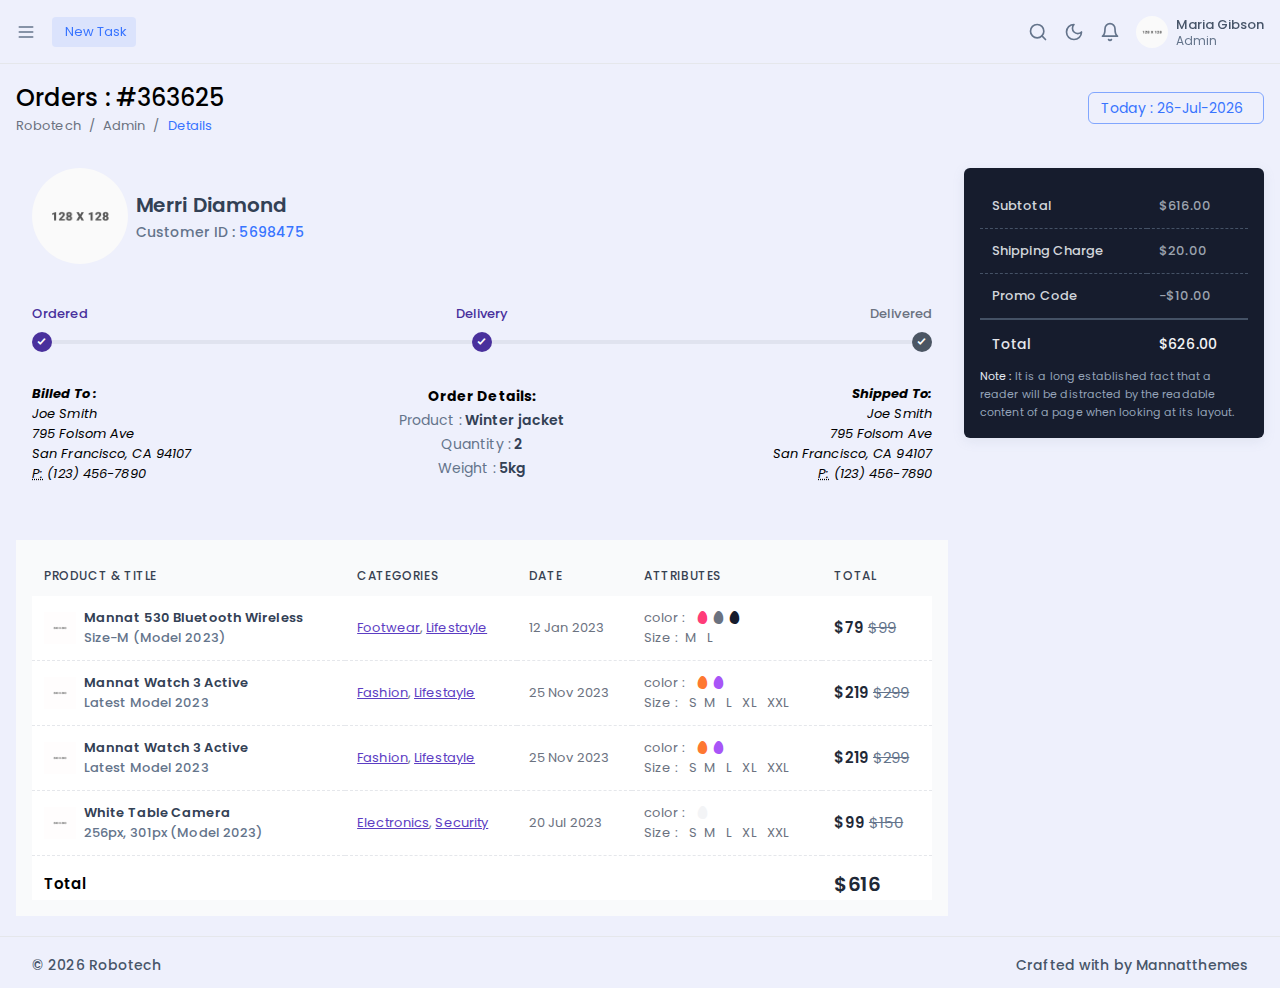
<file: admin-order-details.html>
<!DOCTYPE html>
<html lang="en" class="scroll-smooth group" data-sidebar="brand" dir="ltr">
    <head>
        <meta charset="utf-8" />
        <title>Robotech - Admin & Dashboard Template</title>
        <meta  name="viewport"  content="width=device-width, initial-scale=1, shrink-to-fit=no"/>
        <meta  content="Tailwind Multipurpose Admin & Dashboard Template"  name="description"/>
        <meta content="" name="Mannatthemes" />
        <meta http-equiv="X-UA-Compatible" content="IE=edge" />
        <!-- App favicon -->
        <link rel="shortcut icon" href="assets/images/favicon.ico" />
        
        <!-- Css -->
        <!-- Main Css -->
        <link rel="stylesheet" href="assets/libs/icofont/icofont.min.css">
        <link href="assets/libs/flatpickr/flatpickr.min.css" type="text/css" rel="stylesheet">
        <link rel="stylesheet" href="assets/css/tailwind.min.css">

    </head>
    
    <body data-layout-mode="light"  data-sidebar-size="default" data-theme-layout="vertical" class="bg-[#EEF0FC] dark:bg-gray-900">
    
        <!-- leftbar-tab-menu -->
        

        <div class="min-h-full z-[99]  fixed inset-y-0 print:hidden bg-gradient-to-t from-[#6f3dc3] from-10% via-[#603dc3] via-40% to-[#5c3dc3] to-100% dark:bg-[#603dc3] main-sidebar duration-300 group-data-[sidebar=dark]:bg-[#603dc3] group-data-[sidebar=brand]:bg-brand group-[.dark]:group-data-[sidebar=brand]:bg-[#603dc3]">
            <div class=" text-center border-b bg-[#603dc3] border-r h-[64px] flex justify-center items-center brand-logo dark:bg-[#603dc3] dark:border-slate-700/40 group-data-[sidebar=dark]:bg-[#603dc3] group-data-[sidebar=dark]:border-slate-700/40 group-data-[sidebar=brand]:bg-brand group-[.dark]:group-data-[sidebar=brand]:bg-[#603dc3] group-data-[sidebar=brand]:border-slate-700/40">
                <a href="index.html" class="logo">
                    <span>
                        <img src="assets/images/logo-sm.png" alt="logo-small" class="logo-sm h-8 align-middle inline-block">
                    </span>
                    <span>
                        <img src="assets/images/logo.png" alt="logo-large" class="logo-lg h-[28px] logo-light hidden dark:inline-block ms-1 group-data-[sidebar=dark]:inline-block group-data-[sidebar=brand]:inline-block">
                        <img src="assets/images/logo.png" alt="logo-large"
                            class="logo-lg h-[28px] logo-dark inline-block dark:hidden ms-1 group-data-[sidebar=dark]:hidden group-data-[sidebar=brand]:hidden">
                    </span>
                </a>
            </div>
            <div class="border-r pb-14 h-[100vh] dark:bg-[#603dc3] dark:border-slate-700/40 group-data-[sidebar=dark]:border-slate-700/40 group-data-[sidebar=brand]:border-slate-700/40" data-simplebar>
                <div class="p-4 block">
                    <ul class="navbar-nav">
                        <li class="uppercase text-[11px]  text-primary-500 dark:text-primary-400 mt-0 leading-4 mb-2 group-data-[sidebar=dark]:text-primary-400 group-data-[sidebar=brand]:text-primary-300">
                           <span class="text-[9px] text-slate-600 dark:text-slate-500 group-data-[sidebar=dark]:text-slate-500 group-data-[sidebar=brand]:text-slate-400">DashboardS & Apps</span></li>
                        <li>
                            <div id="parent-accordion" data-fc-type="accordion">
                                <a href="#"
                                   class="nav-link hover:bg-transparent hover:text-black  rounded-md dark:hover:text-slate-200   flex items-center  decoration-0 px-3 py-3 cursor-pointer group-data-[sidebar=dark]:hover:text-slate-200 group-data-[sidebar=brand]:hover:text-slate-200 "
                                   data-fc-type="collapse" data-fc-parent="parent-accordion">
                                    <span data-lucide="home"
                                          class="w-5 h-5 text-center text-slate-800 dark:text-slate-400 me-2 group-data-[sidebar=dark]:text-slate-400 group-data-[sidebar=brand]:text-slate-400"></span>
                                    <span>Admin</span>
                                    <i class="icofont-thin-down ms-auto inline-block text-[14px] transform transition-transform duration-300 text-slate-800 dark:text-slate-400 group-data-[sidebar=dark]:text-slate-400 group-data-[sidebar=brand]:text-slate-400 fc-collapse-open:rotate-180 "></i>
                                </a>

                                <div id="Admin-flush" class="hidden  overflow-hidden">
                                    <ul class="nav flex-col flex flex-wrap ps-0 mb-0 ms-2">
                                        <li class="nav-item relative block">
                                            <a href="index.html"
                                               class="nav-link  hover:text-primary-500  rounded-md dark:hover:text-primary-500 relative   flex items-center decoration-0 px-3 py-3 group-data-[sidebar=brand]:hover:text-slate-200">
                                                <i class="icofont-dotted-right me-2 text-slate-600 text-[8px] group-data-[sidebar=brand]:text-slate-400 "></i>
                                                Dashboard
                                            </a>
                                        </li>
                                        <li class="nav-item relative block">
                                            <a href="admin-products.html"
                                               class="nav-link  hover:text-primary-500  rounded-md dark:hover:text-primary-500 relative   flex items-center decoration-0 px-3 py-3 group-data-[sidebar=brand]:hover:text-slate-200">
                                                <i class="icofont-dotted-right me-2 text-slate-600 text-[8px] group-data-[sidebar=brand]:text-slate-400"></i>
                                                Products
                                            </a>
                                        </li>
                                        <li class="nav-item relative block">
                                            <a href="admin-add-product.html"
                                               class="nav-link  hover:text-primary-500  rounded-md dark:hover:text-primary-500 relative   flex items-center decoration-0 px-3 py-3 group-data-[sidebar=brand]:hover:text-slate-200">
                                                <i class="icofont-dotted-right me-2 text-slate-600 text-[8px] group-data-[sidebar=brand]:text-slate-400"></i>
                                               Add New Product
                                            </a>
                                        </li>
                                        <li class="nav-item relative block">
                                            <a href="admin-customers.html"
                                               class="nav-link  hover:text-primary-500  rounded-md dark:hover:text-primary-500 relative   flex items-center decoration-0 px-3 py-3 group-data-[sidebar=brand]:hover:text-slate-200">
                                                <i class="icofont-dotted-right me-2 text-slate-600 text-[8px] group-data-[sidebar=brand]:text-slate-400"></i>
                                                Customers
                                            </a>
                                        </li>
                                        <li class="nav-item relative block">
                                            <a href="admin-customers-details.html"
                                               class="nav-link  hover:text-primary-500  rounded-md dark:hover:text-primary-500 relative   flex items-center decoration-0 px-3 py-3 group-data-[sidebar=brand]:hover:text-slate-200">
                                                <i class="icofont-dotted-right me-2 text-slate-600 text-[8px] group-data-[sidebar=brand]:text-slate-400"></i>
                                                Customers Details
                                            </a>
                                        </li>
                                        <li class="nav-item relative block">
                                            <a href="admin-orders.html"
                                               class="nav-link  hover:text-primary-500  rounded-md dark:hover:text-primary-500 relative   flex items-center decoration-0 px-3 py-3 group-data-[sidebar=brand]:hover:text-slate-200">
                                                <i class="icofont-dotted-right me-2 text-slate-600 text-[8px] group-data-[sidebar=brand]:text-slate-400"></i>
                                                Orders
                                            </a>
                                        </li>
                                        <li class="nav-item relative block">
                                            <a href="admin-order-details.html"
                                               class="nav-link  hover:text-primary-500  rounded-md dark:hover:text-primary-500 relative   flex items-center decoration-0 px-3 py-3 group-data-[sidebar=brand]:hover:text-slate-200">
                                                <i class="icofont-dotted-right me-2 text-slate-600 text-[8px] group-data-[sidebar=brand]:text-slate-400"></i>
                                                Order Details
                                            </a>
                                        </li>
                                        <li class="nav-item relative block">
                                            <a href="admin-refund.html"
                                               class="nav-link  hover:text-primary-500  rounded-md dark:hover:text-primary-500 relative   flex items-center decoration-0 px-3 py-3 group-data-[sidebar=brand]:hover:text-slate-200">
                                                <i class="icofont-dotted-right me-2 text-slate-600 text-[8px] group-data-[sidebar=brand]:text-slate-400"></i>
                                               Refund
                                            </a>
                                        </li>
                                    </ul>                            
                                </div>
                                <a href="#"
                                    class="nav-link hover:bg-transparent hover:text-black  rounded-md dark:hover:text-slate-200   flex items-center  decoration-0 px-3 py-3 cursor-pointer group-data-[sidebar=dark]:hover:text-slate-200 group-data-[sidebar=brand]:hover:text-slate-200 "
                                    data-fc-type="collapse" data-fc-parent="parent-accordion">
                                    <span data-lucide="home"
                                        class="w-5 h-5 text-center text-slate-800 dark:text-slate-400 me-2 group-data-[sidebar=dark]:text-slate-400 group-data-[sidebar=brand]:text-slate-400"></span>
                                    <span>Customer</span>
                                    <i class="icofont-thin-down ms-auto inline-block text-[14px] transform transition-transform duration-300 text-slate-800 dark:text-slate-400 group-data-[sidebar=dark]:text-slate-400 group-data-[sidebar=brand]:text-slate-400 fc-collapse-open:rotate-180 "></i>
                                </a>
                                <div id="Customer-flush" class="hidden  overflow-hidden">
                                    <ul class="nav flex-col flex flex-wrap ps-0 mb-0 ms-2">
                                        <li class="nav-item relative block">
                                            <a href="customers-home.html"
                                               class="nav-link  hover:text-primary-500  rounded-md dark:hover:text-primary-500 relative   flex items-center decoration-0 px-3 py-3 group-data-[sidebar=brand]:hover:text-slate-200">
                                                <i class="icofont-dotted-right me-2 text-slate-600 text-[8px] group-data-[sidebar=brand]:text-slate-400 "></i>
                                                Home 
                                            </a>
                                        </li>
                                        <li class="nav-item relative block">
                                            <a href="customers-pro-details.html"
                                               class="nav-link  hover:text-primary-500  rounded-md dark:hover:text-primary-500 relative   flex items-center decoration-0 px-3 py-3 group-data-[sidebar=brand]:hover:text-slate-200">
                                                <i class="icofont-dotted-right me-2 text-slate-600 text-[8px] group-data-[sidebar=brand]:text-slate-400"></i>
                                                Product details
                                            </a>
                                        </li>
                                        <li class="nav-item relative block">
                                            <a href="customers-products.html"
                                               class="nav-link  hover:text-primary-500  rounded-md dark:hover:text-primary-500 relative   flex items-center decoration-0 px-3 py-3 group-data-[sidebar=brand]:hover:text-slate-200">
                                                <i class="icofont-dotted-right me-2 text-slate-600 text-[8px] group-data-[sidebar=brand]:text-slate-400"></i>
                                               Product filter
                                            </a>
                                        </li>
                                        <li class="nav-item relative block">
                                            <a href="customers-cart.html"
                                               class="nav-link  hover:text-primary-500  rounded-md dark:hover:text-primary-500 relative   flex items-center decoration-0 px-3 py-3 group-data-[sidebar=brand]:hover:text-slate-200">
                                                <i class="icofont-dotted-right me-2 text-slate-600 text-[8px] group-data-[sidebar=brand]:text-slate-400"></i>
                                                Cart
                                            </a>
                                        </li>
                                        <li class="nav-item relative block">
                                            <a href="customers-checkout.html"
                                               class="nav-link  hover:text-primary-500  rounded-md dark:hover:text-primary-500 relative   flex items-center decoration-0 px-3 py-3 group-data-[sidebar=brand]:hover:text-slate-200">
                                                <i class="icofont-dotted-right me-2 text-slate-600 text-[8px] group-data-[sidebar=brand]:text-slate-400"></i>
                                                Checkout
                                            </a>
                                        </li>
                                        <li class="nav-item relative block">
                                            <a href="customers-profile.html"
                                               class="nav-link  hover:text-primary-500  rounded-md dark:hover:text-primary-500 relative   flex items-center decoration-0 px-3 py-3 group-data-[sidebar=brand]:hover:text-slate-200">
                                                <i class="icofont-dotted-right me-2 text-slate-600 text-[8px] group-data-[sidebar=brand]:text-slate-400"></i>
                                                Profile
                                            </a>
                                        </li>
                                        <li class="nav-item relative block">
                                            <a href="customers-stores.html"
                                               class="nav-link  hover:text-primary-500  rounded-md dark:hover:text-primary-500 relative   flex items-center decoration-0 px-3 py-3 group-data-[sidebar=brand]:hover:text-slate-200">
                                                <i class="icofont-dotted-right me-2 text-slate-600 text-[8px] group-data-[sidebar=brand]:text-slate-400"></i>
                                               Favourite store
                                            </a>
                                        </li>
                                        <li class="nav-item relative block">
                                            <a href="customers-wishlist.html"
                                               class="nav-link  hover:text-primary-500  rounded-md dark:hover:text-primary-500 relative   flex items-center decoration-0 px-3 py-3 group-data-[sidebar=brand]:hover:text-slate-200">
                                                <i class="icofont-dotted-right me-2 text-slate-600 text-[8px] group-data-[sidebar=brand]:text-slate-400"></i>
                                               Wishlist
                                            </a>
                                        </li>
                                        <li class="nav-item relative block">
                                            <a href="customers-order-track.html"
                                               class="nav-link  hover:text-primary-500  rounded-md dark:hover:text-primary-500 relative   flex items-center decoration-0 px-3 py-3 group-data-[sidebar=brand]:hover:text-slate-200">
                                                <i class="icofont-dotted-right me-2 text-slate-600 text-[8px] group-data-[sidebar=brand]:text-slate-400"></i>
                                               Order track
                                            </a>
                                        </li>
                                        <li class="nav-item relative block">
                                            <a href="customers-invoice.html"
                                               class="nav-link  hover:text-primary-500  rounded-md dark:hover:text-primary-500 relative   flex items-center decoration-0 px-3 py-3 group-data-[sidebar=brand]:hover:text-slate-200">
                                                <i class="icofont-dotted-right me-2 text-slate-600 text-[8px] group-data-[sidebar=brand]:text-slate-400"></i>
                                               Invoice
                                            </a>
                                        </li>
                                    </ul>                            
                                </div>
                                <div data-fc-type="collapse" data-fc-parent="parent-accordion">
                                    <a href="#"
                                       class="nav-link hover:bg-transparent hover:text-black  rounded-md dark:hover:text-slate-200   flex items-center  decoration-0 px-3 py-3 cursor-pointer group-data-[sidebar=dark]:hover:text-slate-200 group-data-[sidebar=brand]:hover:text-slate-200">
                                        <span data-lucide="grid"
                                              class="w-5 h-5 text-center text-slate-800 me-2 dark:text-slate-400 group-data-[sidebar=dark]:text-slate-400 group-data-[sidebar=brand]:text-slate-400"></span>
                                        <span>Apps</span>
                                        <i class="icofont-thin-down fc-collapse-open:rotate-180 ms-auto inline-block text-[14px] transform transition-transform duration-300 text-slate-800 dark:text-slate-400 group-data-[sidebar=dark]:text-slate-400 group-data-[sidebar=brand]:text-slate-400"></i>
                                    </a>
                                </div>
                                <div class="hidden  overflow-hidden">
                                    <ul class="nav flex-col flex flex-wrap ps-0 mb-0 ms-2" id="apps-accordion"
                                        data-fc-type="accordion">
                                        <li class="nav-item relative block">
                                            <a href="apps-chat.html"
                                               class="nav-link  hover:text-primary-500  rounded-md dark:hover:text-primary-500 relative group-data-[sidebar=brand]:hover:text-slate-200  flex items-center decoration-0 px-3 py-3">
                                                <i class="icofont-dotted-right me-2 text-slate-600 text-[8px] group-data-[sidebar=brand]:text-slate-400"></i>
                                                Chat
                                            </a>
                                        </li>
                                        <li class="nav-item relative block">
                                            <a href="apps-contact-list.html"
                                               class="nav-link  hover:text-primary-500  rounded-md dark:hover:text-primary-500 relative group-data-[sidebar=brand]:hover:text-slate-200   flex items-center decoration-0 px-3 py-3">
                                                <i class="icofont-dotted-right me-2 text-slate-600 text-[8px] group-data-[sidebar=brand]:text-slate-400"></i>
                                                Contact List
                                            </a>
                                        </li>
                                        <li class="nav-item relative block">
                                            <a href="apps-calendar.html"
                                               class="nav-link  hover:text-primary-500  rounded-md dark:hover:text-primary-500 relative group-data-[sidebar=brand]:hover:text-slate-200   flex items-center decoration-0 px-3 py-3">
                                                <i class="icofont-dotted-right me-2 text-slate-600 text-[8px] group-data-[sidebar=brand]:text-slate-400"></i>
                                                Calendar
                                            </a>
                                        </li>
                                        <li class="nav-item relative block">
                                            <a href="apps-files.html"
                                               class="nav-link  hover:text-primary-500  rounded-md dark:hover:text-primary-500 relative group-data-[sidebar=brand]:hover:text-slate-200   flex items-center decoration-0 px-3 py-3">
                                                <i class="icofont-dotted-right me-2 text-slate-600 text-[8px] group-data-[sidebar=brand]:text-slate-400"></i>
                                                File Mamager
                                            </a>
                                        </li>
                                        <li class="nav-item relative block">
                                            <a href="apps-invoice.html"
                                               class="nav-link  hover:text-primary-500  rounded-md dark:hover:text-primary-500 relative group-data-[sidebar=brand]:hover:text-slate-200   flex items-center decoration-0 px-3 py-3">
                                                <i class="icofont-dotted-right me-2 text-slate-600 text-[8px] group-data-[sidebar=brand]:text-slate-400"></i>
                                                Invoice
                                            </a>
                                        </li>
                                        <li>
                                            <div id="Email" data-fc-type="collapse" data-fc-parent="apps-accordion">
                                                <a href="#"
                                                   class="nav-link hover:bg-transparent hover:text-black  rounded-md dark:hover:text-slate-200   flex items-center  decoration-0 px-3 py-3 cursor-pointer group-data-[sidebar=dark]:hover:text-slate-200 group-data-[sidebar=brand]:hover:text-slate-200 "
                                                   aria-expanded="false" aria-controls="Email-flush">
                                                    <i class="icofont-dotted-right me-2 text-slate-600 text-[8px] group-data-[sidebar=brand]:text-slate-400"></i>
                                                    <span>Email</span>
                                                    <i class="icofont-thin-down ms-auto inline-block text-[14px] transform transition-transform duration-300 text-slate-800 dark:text-slate-400 group-data-[sidebar=dark]:text-slate-400 group-data-[sidebar=brand]:text-slate-400  fc-collapse-open:rotate-180"></i>
                                                </a>
                                            </div>
                                            <div id="Email-flush" class=" hidden  overflow-hidden "
                                                 aria-labelledby="Email">
                                                <ul class="nav flex-col flex flex-wrap ps-0 mb-0 ms-2">
                                                    <li class="nav-item relative block">
                                                        <a href="apps-email-inbox.html"
                                                           class="nav-link  hover:text-primary-500  rounded-md dark:hover:text-primary-500 relative group-data-[sidebar=brand]:hover:text-slate-200   flex items-center decoration-0 px-3 py-3">
                                                            <i class="icofont-dotted-right me-2 text-slate-600 text-[8px] group-data-[sidebar=brand]:text-slate-400"></i>
                                                            Inbox
                                                        </a>
                                                    </li>
                                                    <li class="nav-item relative block">
                                                        <a href="apps-email-read.html"
                                                           class="nav-link  hover:text-primary-500  rounded-md dark:hover:text-primary-500 relative group-data-[sidebar=brand]:hover:text-slate-200   flex items-center decoration-0 px-3 py-3">
                                                            <i class="icofont-dotted-right me-2 text-slate-600 text-[8px] group-data-[sidebar=brand]:text-slate-400"></i>
                                                            Read Email
                                                        </a>
                                                    </li>
                                                </ul>
                                            </div>
                                        </li>
                                
                                    </ul>
                                </div>

                        
                                <div class="border-b border-dashed dark:border-slate-700/40 my-3 group-data-[sidebar=dark]:border-slate-700/40 group-data-[sidebar=brand]:border-slate-700/40"></div>
                                <div class="text-[9px] text-slate-600 dark:text-slate-500 group-data-[sidebar=dark]:text-slate-500 group-data-[sidebar=brand]:text-slate-400">
                                    C<span>omponents & Extra</span>
                                </div>
                                <div data-fc-type="collapse" data-fc-parent="parent-accordion">
                                    <a href="#"
                                       class="nav-link hover:bg-transparent hover:text-black  rounded-md dark:hover:text-slate-200   flex items-center  decoration-0 px-3 py-3 cursor-pointer group-data-[sidebar=dark]:hover:text-slate-200 group-data-[sidebar=brand]:hover:text-slate-200">
                                        <span data-lucide="box"
                                              class="w-5 h-5 text-center text-slate-800 me-2 dark:text-slate-400 group-data-[sidebar=dark]:text-slate-400 group-data-[sidebar=brand]:text-slate-400"></span>
                                        <span>UI Kit</span>
                                        <i class="icofont-thin-down fc-collapse-open:rotate-180 ms-auto inline-block text-[14px] transform transition-transform duration-300 text-slate-800 dark:text-slate-400 group-data-[sidebar=dark]:text-slate-400 group-data-[sidebar=brand]:text-slate-400"></i>
                                    </a>
                                </div>
                                <div class="hidden  overflow-hidden">
                                    <ul class="nav flex-col flex flex-wrap ps-0 mb-0 ms-2" id="UI_Kit-accordion"
                                        data-fc-type="accordion">
                                        <li>
                                            <div id="UI_Elements" data-fc-type="collapse" data-fc-parent="UI_Kit-accordion">
                                                <a href="#"
                                                   class="nav-link hover:bg-transparent hover:text-black  rounded-md dark:hover:text-slate-200   flex items-center  decoration-0 px-3 py-3 cursor-pointer group-data-[sidebar=dark]:hover:text-slate-200 group-data-[sidebar=brand]:hover:text-slate-200"
                                                   aria-expanded="false" aria-controls="UI_Elements-flush">
                                                    <i class="icofont-dotted-right me-2 text-slate-600 text-[8px] group-data-[sidebar=brand]:text-slate-400"></i>
                                                    <span>UI Elements</span>
                                                    <i class="icofont-thin-down ms-auto inline-block text-[14px] transform transition-transform duration-300 text-slate-800 dark:text-slate-400 group-data-[sidebar=dark]:text-slate-400 group-data-[sidebar=brand]:text-slate-400 fc-collapse-open:rotate-180"></i>
                                                </a>
                                            </div>
                                            <div id="UI_Elements-flush" class=" hidden  overflow-hidden "
                                                 aria-labelledby="UI_Elements">
                                                <ul class="nav flex-col flex flex-wrap ps-0 mb-0 ms-2">
                                                    <li class="nav-item relative block">
                                                        <a href="ui-alerts.html"
                                                           class="nav-link  hover:text-primary-500  rounded-md dark:hover:text-primary-500 relative group-data-[sidebar=brand]:hover:text-slate-200   flex items-center decoration-0 px-3 py-3">
                                                            <i class="icofont-dotted-right me-2 text-slate-600 text-[8px] group-data-[sidebar=brand]:text-slate-400"></i>
                                                            Alerts
                                                        </a>
                                                    </li>
                                                    <li class="nav-item relative block">
                                                        <a href="ui-avatars.html"
                                                           class="nav-link  hover:text-primary-500  rounded-md dark:hover:text-primary-500 relative group-data-[sidebar=brand]:hover:text-slate-200   flex items-center decoration-0 px-3 py-3">
                                                            <i class="icofont-dotted-right me-2 text-slate-600 text-[8px] group-data-[sidebar=brand]:text-slate-400"></i>
                                                            Avatars
                                                        </a>
                                                    </li>
                                                    <li class="nav-item relative block">
                                                        <a href="ui-buttons.html"
                                                           class="nav-link  hover:text-primary-500  rounded-md dark:hover:text-primary-500 relative group-data-[sidebar=brand]:hover:text-slate-200   flex items-center decoration-0 px-3 py-3">
                                                            <i class="icofont-dotted-right me-2 text-slate-600 text-[8px] group-data-[sidebar=brand]:text-slate-400"></i>
                                                            Buttons
                                                        </a>
                                                    </li>
                                                    <li class="nav-item relative block">
                                                        <a href="ui-badges.html"
                                                           class="nav-link  hover:text-primary-500  rounded-md dark:hover:text-primary-500 relative group-data-[sidebar=brand]:hover:text-slate-200   flex items-center decoration-0 px-3 py-3">
                                                            <i class="icofont-dotted-right me-2 text-slate-600 text-[8px] group-data-[sidebar=brand]:text-slate-400"></i>
                                                            Budges
                                                        </a>
                                                    </li>
                                                    <li class="nav-item relative block">
                                                        <a href="ui-cards.html"
                                                           class="nav-link  hover:text-primary-500  rounded-md dark:hover:text-primary-500 relative group-data-[sidebar=brand]:hover:text-slate-200   flex items-center decoration-0 px-3 py-3">
                                                            <i class="icofont-dotted-right me-2 text-slate-600 text-[8px] group-data-[sidebar=brand]:text-slate-400"></i>
                                                            Cards
                                                        </a>
                                                    </li>
                                                    <li class="nav-item relative block">
                                                        <a href="ui-carousels.html"
                                                           class="nav-link  hover:text-primary-500  rounded-md dark:hover:text-primary-500 relative group-data-[sidebar=brand]:hover:text-slate-200   flex items-center decoration-0 px-3 py-3">
                                                            <i class="icofont-dotted-right me-2 text-slate-600 text-[8px] group-data-[sidebar=brand]:text-slate-400"></i>
                                                            Carousels
                                                        </a>
                                                    </li>
                                                    <li class="nav-item relative block">
                                                        <a href="ui-dropdowns.html"
                                                           class="nav-link  hover:text-primary-500  rounded-md dark:hover:text-primary-500 relative group-data-[sidebar=brand]:hover:text-slate-200   flex items-center decoration-0 px-3 py-3">
                                                            <i class="icofont-dotted-right me-2 text-slate-600 text-[8px] group-data-[sidebar=brand]:text-slate-400"></i>
                                                            Dropdowns
                                                        </a>
                                                    </li>
                                                    <li class="nav-item relative block">
                                                        <a href="ui-grids.html"
                                                           class="nav-link  hover:text-primary-500  rounded-md dark:hover:text-primary-500 relative group-data-[sidebar=brand]:hover:text-slate-200   flex items-center decoration-0 px-3 py-3">
                                                            <i class="icofont-dotted-right me-2 text-slate-600 text-[8px] group-data-[sidebar=brand]:text-slate-400"></i>
                                                            Grids
                                                        </a>
                                                    </li>
                                                    <li class="nav-item relative block">
                                                        <a href="ui-images.html"
                                                           class="nav-link  hover:text-primary-500  rounded-md dark:hover:text-primary-500 relative group-data-[sidebar=brand]:hover:text-slate-200   flex items-center decoration-0 px-3 py-3">
                                                            <i class="icofont-dotted-right me-2 text-slate-600 text-[8px] group-data-[sidebar=brand]:text-slate-400"></i>
                                                            Images
                                                        </a>
                                                    </li>
                                                    <li class="nav-item relative block">
                                                        <a href="ui-lists.html"
                                                           class="nav-link  hover:text-primary-500  rounded-md dark:hover:text-primary-500 relative group-data-[sidebar=brand]:hover:text-slate-200   flex items-center decoration-0 px-3 py-3">
                                                            <i class="icofont-dotted-right me-2 text-slate-600 text-[8px] group-data-[sidebar=brand]:text-slate-400"></i>
                                                            Lists
                                                        </a>
                                                    </li>
                                                    <li class="nav-item relative block">
                                                        <a href="ui-modals.html"
                                                           class="nav-link  hover:text-primary-500  rounded-md dark:hover:text-primary-500 relative group-data-[sidebar=brand]:hover:text-slate-200   flex items-center decoration-0 px-3 py-3">
                                                            <i class="icofont-dotted-right me-2 text-slate-600 text-[8px] group-data-[sidebar=brand]:text-slate-400"></i>
                                                            Modals
                                                        </a>
                                                    </li>
                                                    <li class="nav-item relative block">
                                                        <a href="ui-navs.html"
                                                           class="nav-link  hover:text-primary-500  rounded-md dark:hover:text-primary-500 relative group-data-[sidebar=brand]:hover:text-slate-200   flex items-center decoration-0 px-3 py-3">
                                                            <i class="icofont-dotted-right me-2 text-slate-600 text-[8px] group-data-[sidebar=brand]:text-slate-400"></i>
                                                            Navs
                                                        </a>
                                                    </li>
                                                    <li class="nav-item relative block">
                                                        <a href="ui-navbars.html"
                                                           class="nav-link  hover:text-primary-500  rounded-md dark:hover:text-primary-500 relative group-data-[sidebar=brand]:hover:text-slate-200   flex items-center decoration-0 px-3 py-3">
                                                            <i class="icofont-dotted-right me-2 text-slate-600 text-[8px] group-data-[sidebar=brand]:text-slate-400"></i>
                                                            Navbars
                                                        </a>
                                                    </li>
                                                    <li class="nav-item relative block">
                                                        <a href="ui-paginations.html"
                                                           class="nav-link  hover:text-primary-500  rounded-md dark:hover:text-primary-500 relative group-data-[sidebar=brand]:hover:text-slate-200   flex items-center decoration-0 px-3 py-3">
                                                            <i class="icofont-dotted-right me-2 text-slate-600 text-[8px] group-data-[sidebar=brand]:text-slate-400"></i>
                                                            Paginations
                                                        </a>
                                                    </li>
                                                    <li class="nav-item relative block">
                                                        <a href="ui-popover-tooltips.html"
                                                           class="nav-link  hover:text-primary-500  rounded-md dark:hover:text-primary-500 relative group-data-[sidebar=brand]:hover:text-slate-200   flex items-center decoration-0 px-3 py-3">
                                                            <i class="icofont-dotted-right me-2 text-slate-600 text-[8px] group-data-[sidebar=brand]:text-slate-400"></i>
                                                            Popover & Tooltips
                                                        </a>
                                                    </li>
                                                    <li class="nav-item relative block">
                                                        <a href="ui-progress.html"
                                                           class="nav-link  hover:text-primary-500  rounded-md dark:hover:text-primary-500 relative group-data-[sidebar=brand]:hover:text-slate-200   flex items-center decoration-0 px-3 py-3">
                                                            <i class="icofont-dotted-right me-2 text-slate-600 text-[8px] group-data-[sidebar=brand]:text-slate-400"></i>
                                                            Progress
                                                        </a>
                                                    </li>
                                                    <li class="nav-item relative block">
                                                        <a href="ui-spinners.html"
                                                           class="nav-link  hover:text-primary-500  rounded-md dark:hover:text-primary-500 relative group-data-[sidebar=brand]:hover:text-slate-200   flex items-center decoration-0 px-3 py-3">
                                                            <i class="icofont-dotted-right me-2 text-slate-600 text-[8px] group-data-[sidebar=brand]:text-slate-400"></i>
                                                            Spinners
                                                        </a>
                                                    </li>
                                                    <li class="nav-item relative block">
                                                        <a href="ui-tabs-accordions.html"
                                                           class="nav-link  hover:text-primary-500  rounded-md dark:hover:text-primary-500 relative group-data-[sidebar=brand]:hover:text-slate-200   flex items-center decoration-0 px-3 py-3">
                                                            <i class="icofont-dotted-right me-2 text-slate-600 text-[8px] group-data-[sidebar=brand]:text-slate-400"></i>
                                                            Tabs & Accordions
                                                        </a>
                                                    </li>
                                                    <li class="nav-item relative block">
                                                        <a href="ui-typography.html"
                                                           class="nav-link  hover:text-primary-500  rounded-md dark:hover:text-primary-500 relative group-data-[sidebar=brand]:hover:text-slate-200   flex items-center decoration-0 px-3 py-3">
                                                            <i class="icofont-dotted-right me-2 text-slate-600 text-[8px] group-data-[sidebar=brand]:text-slate-400"></i>
                                                            Typography
                                                        </a>
                                                    </li>
                                                    <li class="nav-item relative block">
                                                        <a href="ui-videos.html"
                                                           class="nav-link  hover:text-primary-500  rounded-md dark:hover:text-primary-500 relative group-data-[sidebar=brand]:hover:text-slate-200   flex items-center decoration-0 px-3 py-3">
                                                            <i class="icofont-dotted-right me-2 text-slate-600 text-[8px] group-data-[sidebar=brand]:text-slate-400"></i>
                                                            Videos
                                                        </a>
                                                    </li>
                                                </ul>
                                            </div>
                                        </li>

                                        <li>
                                            <div id="Advanced_UI" data-fc-type="collapse" data-fc-parent="UI_Kit-accordion">
                                                <a href="#"
                                                   class="nav-link hover:bg-transparent hover:text-black  rounded-md dark:hover:text-slate-200   flex items-center  decoration-0 px-3 py-3 cursor-pointer group-data-[sidebar=dark]:hover:text-slate-200 group-data-[sidebar=brand]:hover:text-slate-200 "
                                                   aria-expanded="false" aria-controls="Advanced_UI-flush">
                                                    <i class="icofont-dotted-right me-2 text-slate-600 text-[8px] group-data-[sidebar=brand]:text-slate-400"></i>
                                                    <span>Advanced UI</span>
                                                    <i class="icofont-thin-down ms-auto inline-block text-[14px] transform transition-transform duration-300 text-slate-800 dark:text-slate-400 group-data-[sidebar=dark]:text-slate-400 group-data-[sidebar=brand]:text-slate-400  fc-collapse-open:rotate-180"></i>
                                                </a>
                                            </div>
                                            <div id="Advanced_UI-flush" class=" hidden  overflow-hidden "
                                                 aria-labelledby="Advanced_UI">
                                                <ul class="nav flex-col flex flex-wrap ps-0 mb-0 ms-2">
                                                    <li class="nav-item relative block">
                                                        <a href="advanced-animation.html"
                                                           class="nav-link  hover:text-primary-500  rounded-md dark:hover:text-primary-500 relative group-data-[sidebar=brand]:hover:text-slate-200   flex items-center decoration-0 px-3 py-3">
                                                            <i class="icofont-dotted-right me-2 text-slate-600 text-[8px] group-data-[sidebar=brand]:text-slate-400"></i>
                                                            Animation
                                                        </a>
                                                    </li>
                                                    <li class="nav-item relative block">
                                                        <a href="advanced-clipboard.html"
                                                           class="nav-link  hover:text-primary-500  rounded-md dark:hover:text-primary-500 relative group-data-[sidebar=brand]:hover:text-slate-200   flex items-center decoration-0 px-3 py-3">
                                                            <i class="icofont-dotted-right me-2 text-slate-600 text-[8px] group-data-[sidebar=brand]:text-slate-400"></i>
                                                            Clipboard
                                                        </a>
                                                    </li>
                                                    <li class="nav-item relative block">
                                                        <a href="advanced-dragula.html"
                                                           class="nav-link  hover:text-primary-500  rounded-md dark:hover:text-primary-500 relative group-data-[sidebar=brand]:hover:text-slate-200   flex items-center decoration-0 px-3 py-3">
                                                            <i class="icofont-dotted-right me-2 text-slate-600 text-[8px] group-data-[sidebar=brand]:text-slate-400"></i>
                                                            Dragula
                                                        </a>
                                                    </li>
                                                    <li class="nav-item relative block">
                                                        <a href="advanced-highlight.html"
                                                           class="nav-link  hover:text-primary-500  rounded-md dark:hover:text-primary-500 relative group-data-[sidebar=brand]:hover:text-slate-200   flex items-center decoration-0 px-3 py-3">
                                                            <i class="icofont-dotted-right me-2 text-slate-600 text-[8px] group-data-[sidebar=brand]:text-slate-400"></i>
                                                            Highlight
                                                        </a>
                                                    </li>
                                                    <li class="nav-item relative block">
                                                        <a href="advanced-rangeslider.html"
                                                           class="nav-link  hover:text-primary-500  rounded-md dark:hover:text-primary-500 relative group-data-[sidebar=brand]:hover:text-slate-200   flex items-center decoration-0 px-3 py-3">
                                                            <i class="icofont-dotted-right me-2 text-slate-600 text-[8px] group-data-[sidebar=brand]:text-slate-400"></i>
                                                            Range Slider
                                                        </a>
                                                    </li>
                                                    <li class="nav-item relative block">
                                                        <a href="advanced-ratings.html"
                                                           class="nav-link  hover:text-primary-500  rounded-md dark:hover:text-primary-500 relative group-data-[sidebar=brand]:hover:text-slate-200   flex items-center decoration-0 px-3 py-3">
                                                            <i class="icofont-dotted-right me-2 text-slate-600 text-[8px] group-data-[sidebar=brand]:text-slate-400"></i>
                                                            Ratings
                                                        </a>
                                                    </li>
                                                    <li class="nav-item relative block">
                                                        <a href="advanced-ribbons.html"
                                                           class="nav-link  hover:text-primary-500  rounded-md dark:hover:text-primary-500 relative group-data-[sidebar=brand]:hover:text-slate-200   flex items-center decoration-0 px-3 py-3">
                                                            <i class="icofont-dotted-right me-2 text-slate-600 text-[8px] group-data-[sidebar=brand]:text-slate-400"></i>
                                                            Ribbons
                                                        </a>
                                                    </li>
                                                    <li class="nav-item relative block">
                                                        <a href="advanced-sweetalerts.html"
                                                           class="nav-link  hover:text-primary-500  rounded-md dark:hover:text-primary-500 relative group-data-[sidebar=brand]:hover:text-slate-200   flex items-center decoration-0 px-3 py-3">
                                                            <i class="icofont-dotted-right me-2 text-slate-600 text-[8px] group-data-[sidebar=brand]:text-slate-400"></i>
                                                            Sweet Alert
                                                        </a>
                                                    </li>
                                                </ul>
                                            </div>
                                        </li>

                                        <li>
                                            <div id="Forms" data-fc-type="collapse" data-fc-parent="UI_Kit-accordion">
                                                <a href="#"
                                                   class="nav-link hover:bg-transparent hover:text-black  rounded-md dark:hover:text-slate-200   flex items-center  decoration-0 px-3 py-3 cursor-pointer group-data-[sidebar=dark]:hover:text-slate-200 group-data-[sidebar=brand]:hover:text-slate-200"
                                                   aria-expanded="false" aria-controls="Forms-flush">
                                                    <i class="icofont-dotted-right me-2 text-slate-600 text-[8px] group-data-[sidebar=brand]:text-slate-400"></i>
                                                    <span>Forms</span>
                                                    <i class="icofont-thin-down ms-auto inline-block text-[14px] transform transition-transform duration-300 text-slate-800 dark:text-slate-400 group-data-[sidebar=dark]:text-slate-400 group-data-[sidebar=brand]:text-slate-400 fc-collapse-open:rotate-180"></i>
                                                </a>
                                            </div>
                                            <div id="Forms-flush" class=" hidden  overflow-hidden "
                                                 aria-labelledby="Forms">
                                                <ul class="nav flex-col flex flex-wrap ps-0 mb-0 ms-2">
                                                    <li class="nav-item relative block">
                                                        <a href="forms-elements.html"
                                                           class="nav-link  hover:text-primary-500  rounded-md dark:hover:text-primary-500 relative group-data-[sidebar=brand]:hover:text-slate-200   flex items-center decoration-0 px-3 py-3">
                                                            <i class="icofont-dotted-right me-2 text-slate-600 text-[8px] group-data-[sidebar=brand]:text-slate-400"></i>
                                                            Basic Elements
                                                        </a>
                                                    </li> 
                                                    <li class="nav-item relative block">
                                                        <a href="forms-advance.html"
                                                           class="nav-link  hover:text-primary-500  rounded-md dark:hover:text-primary-500 relative group-data-[sidebar=brand]:hover:text-slate-200   flex items-center decoration-0 px-3 py-3">
                                                            <i class="icofont-dotted-right me-2 text-slate-600 text-[8px] group-data-[sidebar=brand]:text-slate-400"></i>
                                                            Advanced Elements
                                                        </a>
                                                    </li> 
                                                    <li class="nav-item relative block">
                                                        <a href="forms-validation.html"
                                                           class="nav-link  hover:text-primary-500  rounded-md dark:hover:text-primary-500 relative group-data-[sidebar=brand]:hover:text-slate-200   flex items-center decoration-0 px-3 py-3">
                                                            <i class="icofont-dotted-right me-2 text-slate-600 text-[8px] group-data-[sidebar=brand]:text-slate-400"></i>
                                                            Validation
                                                        </a>
                                                    </li>   
                                                    <li class="nav-item relative block">
                                                        <a href="forms-wizard.html"
                                                           class="nav-link  hover:text-primary-500  rounded-md dark:hover:text-primary-500 relative group-data-[sidebar=brand]:hover:text-slate-200   flex items-center decoration-0 px-3 py-3">
                                                            <i class="icofont-dotted-right me-2 text-slate-600 text-[8px] group-data-[sidebar=brand]:text-slate-400"></i>
                                                            Wizard
                                                        </a>
                                                    </li>   
                                                    <li class="nav-item relative block">
                                                        <a href="forms-editors.html"
                                                           class="nav-link  hover:text-primary-500  rounded-md dark:hover:text-primary-500 relative group-data-[sidebar=brand]:hover:text-slate-200   flex items-center decoration-0 px-3 py-3">
                                                            <i class="icofont-dotted-right me-2 text-slate-600 text-[8px] group-data-[sidebar=brand]:text-slate-400"></i>
                                                            Editors
                                                        </a>
                                                    </li>   
                                                    <li class="nav-item relative block">
                                                        <a href="forms-uploads.html"
                                                           class="nav-link  hover:text-primary-500  rounded-md dark:hover:text-primary-500 relative group-data-[sidebar=brand]:hover:text-slate-200   flex items-center decoration-0 px-3 py-3">
                                                            <i class="icofont-dotted-right me-2 text-slate-600 text-[8px] group-data-[sidebar=brand]:text-slate-400"></i>
                                                            Uploads
                                                        </a>
                                                    </li>   
                                                    <li class="nav-item relative block">
                                                        <a href="forms-img-crop.html"
                                                           class="nav-link  hover:text-primary-500  rounded-md dark:hover:text-primary-500 relative group-data-[sidebar=brand]:hover:text-slate-200   flex items-center decoration-0 px-3 py-3">
                                                            <i class="icofont-dotted-right me-2 text-slate-600 text-[8px] group-data-[sidebar=brand]:text-slate-400"></i>
                                                            Image Crop
                                                        </a>
                                                    </li>                                               
                                                </ul>
                                            </div>
                                        </li>

                                        <li>
                                            <div id="Charts" data-fc-type="collapse" data-fc-parent="UI_Kit-accordion">
                                                <a href="#"
                                                   class="nav-link hover:bg-transparent hover:text-black  rounded-md dark:hover:text-slate-200   flex items-center  decoration-0 px-3 py-3 cursor-pointer group-data-[sidebar=dark]:hover:text-slate-200 group-data-[sidebar=brand]:hover:text-slate-200"
                                                   aria-expanded="false" aria-controls="Charts-flush">
                                                    <i class="icofont-dotted-right me-2 text-slate-600 text-[8px] group-data-[sidebar=brand]:text-slate-400"></i>
                                                    <span>Charts</span>
                                                    <i class="icofont-thin-down ms-auto inline-block text-[14px] transform transition-transform duration-300 text-slate-800 dark:text-slate-400 group-data-[sidebar=dark]:text-slate-400 group-data-[sidebar=brand]:text-slate-400 fc-collapse-open:rotate-180"></i>
                                                </a>
                                            </div>
                                            <div id="Charts-flush" class=" hidden  overflow-hidden "
                                                 aria-labelledby="Charts">
                                                <ul class="nav flex-col flex flex-wrap ps-0 mb-0 ms-2">
                                                    <li class="nav-item relative block">
                                                        <a href="charts-apex.html"
                                                           class="nav-link  hover:text-primary-500  rounded-md dark:hover:text-primary-500 relative group-data-[sidebar=brand]:hover:text-slate-200   flex items-center decoration-0 px-3 py-3">
                                                            <i class="icofont-dotted-right me-2 text-slate-600 text-[8px] group-data-[sidebar=brand]:text-slate-400"></i>
                                                            Apex
                                                        </a>
                                                    </li> 
                                                    <li class="nav-item relative block">
                                                        <a href="charts-echarts.html"
                                                           class="nav-link  hover:text-primary-500  rounded-md dark:hover:text-primary-500 relative group-data-[sidebar=brand]:hover:text-slate-200   flex items-center decoration-0 px-3 py-3">
                                                            <i class="icofont-dotted-right me-2 text-slate-600 text-[8px] group-data-[sidebar=brand]:text-slate-400"></i>
                                                            Echarts
                                                        </a>
                                                    </li> 
                                                    <li class="nav-item relative block">
                                                        <a href="charts-justgage.html"
                                                           class="nav-link  hover:text-primary-500  rounded-md dark:hover:text-primary-500 relative group-data-[sidebar=brand]:hover:text-slate-200   flex items-center decoration-0 px-3 py-3">
                                                            <i class="icofont-dotted-right me-2 text-slate-600 text-[8px] group-data-[sidebar=brand]:text-slate-400"></i>
                                                            JustGage
                                                        </a>
                                                    </li>   
                                                    <li class="nav-item relative block">
                                                        <a href="charts-chartjs.html"
                                                           class="nav-link  hover:text-primary-500  rounded-md dark:hover:text-primary-500 relative group-data-[sidebar=brand]:hover:text-slate-200   flex items-center decoration-0 px-3 py-3">
                                                            <i class="icofont-dotted-right me-2 text-slate-600 text-[8px] group-data-[sidebar=brand]:text-slate-400"></i>
                                                            Chartjs
                                                        </a>
                                                    </li>   
                                                    <li class="nav-item relative block">
                                                        <a href="charts-toast-ui.html"
                                                           class="nav-link  hover:text-primary-500  rounded-md dark:hover:text-primary-500 relative group-data-[sidebar=brand]:hover:text-slate-200   flex items-center decoration-0 px-3 py-3">
                                                            <i class="icofont-dotted-right me-2 text-slate-600 text-[8px] group-data-[sidebar=brand]:text-slate-400"></i>
                                                            ToastUI
                                                        </a>
                                                    </li>                                                                                         
                                                </ul>
                                            </div>
                                        </li>
                                        <li>
                                            <div id="Tables" data-fc-type="collapse" data-fc-parent="UI_Kit-accordion">
                                                <a href="#"
                                                   class="nav-link hover:bg-transparent hover:text-black  rounded-md dark:hover:text-slate-200   flex items-center  decoration-0 px-3 py-3 cursor-pointer group-data-[sidebar=dark]:hover:text-slate-200 group-data-[sidebar=brand]:hover:text-slate-200"
                                                   aria-expanded="false" aria-controls="Tables-flush">
                                                    <i class="icofont-dotted-right me-2 text-slate-600 text-[8px] group-data-[sidebar=brand]:text-slate-400"></i>
                                                    <span>Tables</span>
                                                    <i class="icofont-thin-down ms-auto inline-block text-[14px] transform transition-transform duration-300 text-slate-800 dark:text-slate-400 group-data-[sidebar=dark]:text-slate-400 group-data-[sidebar=brand]:text-slate-400 fc-collapse-open:rotate-180"></i>
                                                </a>
                                            </div>
                                            <div id="Tables-flush" class=" hidden  overflow-hidden "
                                                 aria-labelledby="Tables">
                                                <ul class="nav flex-col flex flex-wrap ps-0 mb-0 ms-2">
                                                    <li class="nav-item relative block">
                                                        <a href="tables-basic.html"
                                                           class="nav-link  hover:text-primary-500  rounded-md dark:hover:text-primary-500 relative group-data-[sidebar=brand]:hover:text-slate-200   flex items-center decoration-0 px-3 py-3">
                                                            <i class="icofont-dotted-right me-2 text-slate-600 text-[8px] group-data-[sidebar=brand]:text-slate-400"></i>
                                                            Basic
                                                        </a>
                                                    </li> 
                                                    <li class="nav-item relative block">
                                                        <a href="tables-datatable.html"
                                                           class="nav-link  hover:text-primary-500  rounded-md dark:hover:text-primary-500 relative group-data-[sidebar=brand]:hover:text-slate-200   flex items-center decoration-0 px-3 py-3">
                                                            <i class="icofont-dotted-right me-2 text-slate-600 text-[8px] group-data-[sidebar=brand]:text-slate-400"></i>
                                                            Datatable
                                                        </a>
                                                    </li>                                                                                   
                                                </ul>
                                            </div>
                                        </li>
                                        <li>
                                            <div id="Icons" data-fc-type="collapse" data-fc-parent="UI_Kit-accordion">
                                                <a href="#"
                                                   class="nav-link hover:bg-transparent hover:text-black  rounded-md dark:hover:text-slate-200   flex items-center  decoration-0 px-3 py-3 cursor-pointer group-data-[sidebar=dark]:hover:text-slate-200 group-data-[sidebar=brand]:hover:text-slate-200"
                                                   aria-expanded="false" aria-controls="Icons-flush">
                                                    <i class="icofont-dotted-right me-2 text-slate-600 text-[8px] group-data-[sidebar=brand]:text-slate-400"></i>
                                                    <span>Icons</span>
                                                    <i class="icofont-thin-down ms-auto inline-block text-[14px] transform transition-transform duration-300 text-slate-800 dark:text-slate-400 group-data-[sidebar=dark]:text-slate-400 group-data-[sidebar=brand]:text-slate-400 fc-collapse-open:rotate-180"></i>
                                                </a>
                                            </div>
                                            <div id="Icons-flush" class=" hidden  overflow-hidden "
                                                 aria-labelledby="Icons">
                                                <ul class="nav flex-col flex flex-wrap ps-0 mb-0 ms-2">
                                                    <li class="nav-item relative block">
                                                        <a href="icons-lucide.html"
                                                           class="nav-link  hover:text-primary-500  rounded-md dark:hover:text-primary-500 relative group-data-[sidebar=brand]:hover:text-slate-200   flex items-center decoration-0 px-3 py-3">
                                                            <i class="icofont-dotted-right me-2 text-slate-600 text-[8px] group-data-[sidebar=brand]:text-slate-400"></i>
                                                            Lucide
                                                        </a>
                                                    </li> 
                                                    <li class="nav-item relative block">
                                                        <a href="icons-fontawesome.html"
                                                           class="nav-link  hover:text-primary-500  rounded-md dark:hover:text-primary-500 relative group-data-[sidebar=brand]:hover:text-slate-200   flex items-center decoration-0 px-3 py-3">
                                                            <i class="icofont-dotted-right me-2 text-slate-600 text-[8px] group-data-[sidebar=brand]:text-slate-400"></i>
                                                            Fontawesome
                                                        </a>
                                                    </li>     
                                                    <li class="nav-item relative block">
                                                        <a href="icons-icofont.html"
                                                           class="nav-link  hover:text-primary-500  rounded-md dark:hover:text-primary-500 relative group-data-[sidebar=brand]:hover:text-slate-200   flex items-center decoration-0 px-3 py-3">
                                                            <i class="icofont-dotted-right me-2 text-slate-600 text-[8px] group-data-[sidebar=brand]:text-slate-400"></i>
                                                            Icofont
                                                        </a>
                                                    </li>                                                                                
                                                </ul>
                                            </div>
                                        </li>
                                        <li>
                                            <div id="Maps" data-fc-type="collapse" data-fc-parent="UI_Kit-accordion">
                                                <a href="#"
                                                   class="nav-link hover:bg-transparent hover:text-black  rounded-md dark:hover:text-slate-200   flex items-center  decoration-0 px-3 py-3 cursor-pointer group-data-[sidebar=dark]:hover:text-slate-200 group-data-[sidebar=brand]:hover:text-slate-200"
                                                   aria-expanded="false" aria-controls="Maps-flush">
                                                    <i class="icofont-dotted-right me-2 text-slate-600 text-[8px] group-data-[sidebar=brand]:text-slate-400"></i>
                                                    <span>Maps</span>
                                                    <i class="icofont-thin-down ms-auto inline-block text-[14px] transform transition-transform duration-300 text-slate-800 dark:text-slate-400 group-data-[sidebar=dark]:text-slate-400 group-data-[sidebar=brand]:text-slate-400 fc-collapse-open:rotate-180"></i>
                                                </a>
                                            </div>
                                            <div id="Maps-flush" class=" hidden  overflow-hidden "
                                                 aria-labelledby="Maps">
                                                <ul class="nav flex-col flex flex-wrap ps-0 mb-0 ms-2">
                                                    <li class="nav-item relative block">
                                                        <a href="maps-google.html"
                                                           class="nav-link  hover:text-primary-500  rounded-md dark:hover:text-primary-500 relative group-data-[sidebar=brand]:hover:text-slate-200   flex items-center decoration-0 px-3 py-3">
                                                            <i class="icofont-dotted-right me-2 text-slate-600 text-[8px] group-data-[sidebar=brand]:text-slate-400"></i>
                                                            Google Maps
                                                        </a>
                                                    </li> 
                                                    <li class="nav-item relative block">
                                                        <a href="maps-leaflet.html"
                                                           class="nav-link  hover:text-primary-500  rounded-md dark:hover:text-primary-500 relative group-data-[sidebar=brand]:hover:text-slate-200   flex items-center decoration-0 px-3 py-3">
                                                            <i class="icofont-dotted-right me-2 text-slate-600 text-[8px] group-data-[sidebar=brand]:text-slate-400"></i>
                                                            Leaflet Maps
                                                        </a>
                                                    </li>     
                                                    <li class="nav-item relative block">
                                                        <a href="maps-vector.html"
                                                           class="nav-link  hover:text-primary-500  rounded-md dark:hover:text-primary-500 relative group-data-[sidebar=brand]:hover:text-slate-200   flex items-center decoration-0 px-3 py-3">
                                                            <i class="icofont-dotted-right me-2 text-slate-600 text-[8px] group-data-[sidebar=brand]:text-slate-400"></i>
                                                            Vector Maps
                                                        </a>
                                                    </li>                                                                             
                                                </ul>
                                            </div>
                                        </li>
                                        <li>
                                            <div id="Email-Temp" data-fc-type="collapse" data-fc-parent="UI_Kit-accordion">
                                                <a href="#"
                                                   class="nav-link hover:bg-transparent hover:text-black  rounded-md dark:hover:text-slate-200   flex items-center  decoration-0 px-3 py-3 cursor-pointer group-data-[sidebar=dark]:hover:text-slate-200 group-data-[sidebar=brand]:hover:text-slate-200"
                                                   aria-expanded="false" aria-controls="Email-Temp-flush">
                                                    <i class="icofont-dotted-right me-2 text-slate-600 text-[8px] group-data-[sidebar=brand]:text-slate-400"></i>
                                                    <span>Email Templates</span>
                                                    <i class="icofont-thin-down ms-auto inline-block text-[14px] transform transition-transform duration-300 text-slate-800 dark:text-slate-400 group-data-[sidebar=dark]:text-slate-400 group-data-[sidebar=brand]:text-slate-400 fc-collapse-open:rotate-180"></i>
                                                </a>
                                            </div>
                                            <div id="Email-Temp-flush" class=" hidden  overflow-hidden "
                                                 aria-labelledby="Email-Temp">
                                                <ul class="nav flex-col flex flex-wrap ps-0 mb-0 ms-2">
                                                    <li class="nav-item relative block">
                                                        <a href="email-templates-alert.html"
                                                           class="nav-link  hover:text-primary-500  rounded-md dark:hover:text-primary-500 relative group-data-[sidebar=brand]:hover:text-slate-200   flex items-center decoration-0 px-3 py-3">
                                                            <i class="icofont-dotted-right me-2 text-slate-600 text-[8px] group-data-[sidebar=brand]:text-slate-400"></i>
                                                            Alert Email
                                                        </a>
                                                    </li> 
                                                    <li class="nav-item relative block">
                                                        <a href="email-templates-basic.html"
                                                           class="nav-link  hover:text-primary-500  rounded-md dark:hover:text-primary-500 relative group-data-[sidebar=brand]:hover:text-slate-200   flex items-center decoration-0 px-3 py-3">
                                                            <i class="icofont-dotted-right me-2 text-slate-600 text-[8px] group-data-[sidebar=brand]:text-slate-400"></i>
                                                            Basic Email
                                                        </a>
                                                    </li>     
                                                    <li class="nav-item relative block">
                                                        <a href="email-templates-billing.html"
                                                           class="nav-link  hover:text-primary-500  rounded-md dark:hover:text-primary-500 relative group-data-[sidebar=brand]:hover:text-slate-200   flex items-center decoration-0 px-3 py-3">
                                                            <i class="icofont-dotted-right me-2 text-slate-600 text-[8px] group-data-[sidebar=brand]:text-slate-400"></i>
                                                            Billing Email
                                                        </a>
                                                    </li>                                                                             
                                                </ul>
                                            </div>
                                        </li>
                                    </ul>
                                </div>

                                <a href="#"
                                   class="nav-link hover:bg-transparent hover:text-black  rounded-md dark:hover:text-slate-200   flex items-center  decoration-0 px-3 py-3 cursor-pointer group-data-[sidebar=dark]:hover:text-slate-200 group-data-[sidebar=brand]:hover:text-slate-200"
                                   data-fc-type="collapse" data-fc-parent="parent-accordion">
                                    <span data-lucide="file-plus"
                                          class="w-5 h-5 text-center text-slate-800 dark:text-slate-400 me-2 group-data-[sidebar=dark]:text-slate-400 group-data-[sidebar=brand]:text-slate-400"></span>
                                    <span>Pages</span>
                                    <i class="icofont-thin-down ms-auto inline-block text-[14px] transform transition-transform duration-300 text-slate-800 dark:text-slate-400  fc-collapse-open:rotate-180 group-data-[sidebar=dark]:text-slate-400 group-data-[sidebar=brand]:text-slate-400"></i>
                                </a>

                                <div id="Pages-flush" class="hidden  overflow-hidden">
                                    <ul class="nav flex-col flex flex-wrap ps-0 mb-0 ms-2">
                                        <li class="nav-item relative block">
                                            <a href="pages-blogs.html"
                                               class="nav-link  hover:text-primary-500  rounded-md dark:hover:text-primary-500 relative group-data-[sidebar=brand]:hover:text-slate-200   flex items-center decoration-0 px-3 py-3">
                                                <i class="icofont-dotted-right me-2 text-slate-600 text-[8px] group-data-[sidebar=brand]:text-slate-400"></i>
                                                Blogs
                                            </a>
                                        </li>
                                        <li class="nav-item relative block">
                                            <a href="pages-pricing.html"
                                               class="nav-link  hover:text-primary-500  rounded-md dark:hover:text-primary-500 relative group-data-[sidebar=brand]:hover:text-slate-200   flex items-center decoration-0 px-3 py-3">
                                                <i class="icofont-dotted-right me-2 text-slate-600 text-[8px] group-data-[sidebar=brand]:text-slate-400"></i>
                                                Pricing
                                            </a>
                                        </li>
                                        <li class="nav-item relative block">
                                            <a href="pages-profile.html"
                                               class="nav-link  hover:text-primary-500  rounded-md dark:hover:text-primary-500 relative group-data-[sidebar=brand]:hover:text-slate-200   flex items-center decoration-0 px-3 py-3">
                                                <i class="icofont-dotted-right me-2 text-slate-600 text-[8px] group-data-[sidebar=brand]:text-slate-400"></i>
                                                Profile
                                            </a>
                                        </li>
                                        <li class="nav-item relative block">
                                            <a href="pages-starter.html"
                                               class="nav-link  hover:text-primary-500  rounded-md dark:hover:text-primary-500 relative group-data-[sidebar=brand]:hover:text-slate-200   flex items-center decoration-0 px-3 py-3">
                                                <i class="icofont-dotted-right me-2 text-slate-600 text-[8px] group-data-[sidebar=brand]:text-slate-400"></i>
                                                Starter
                                            </a>
                                        </li>  
                                        <li class="nav-item relative block">
                                            <a href="pages-timeline.html"
                                               class="nav-link  hover:text-primary-500  rounded-md dark:hover:text-primary-500 relative group-data-[sidebar=brand]:hover:text-slate-200   flex items-center decoration-0 px-3 py-3">
                                                <i class="icofont-dotted-right me-2 text-slate-600 text-[8px] group-data-[sidebar=brand]:text-slate-400"></i>
                                                Timeline
                                            </a>
                                        </li>                             
                                    </ul>
                                </div>
                                <a href="#"
                                   class="nav-link hover:bg-transparent hover:text-black  rounded-md dark:hover:text-slate-200   flex items-center  decoration-0 px-3 py-3 cursor-pointer group-data-[sidebar=dark]:hover:text-slate-200 group-data-[sidebar=brand]:hover:text-slate-200"
                                   data-fc-type="collapse" data-fc-parent="parent-accordion">
                                        <span data-lucide="lock"
                                              class="w-5 h-5 text-center text-slate-800 me-2 dark:text-slate-400 group-data-[sidebar=dark]:text-slate-400 group-data-[sidebar=brand]:text-slate-400"></span>
                                    <span>Authentication</span>
                                    <i class="icofont-thin-down  fc-collapse-open:rotate-180 ms-auto inline-block text-[14px] transform transition-transform duration-300 text-slate-800 dark:text-slate-400 group-data-[sidebar=dark]:text-slate-400 group-data-[sidebar=brand]:text-slate-400"></i>
                                </a>
                                <div id="Authentication-flush" class="hidden  overflow-hidden"
                                     aria-labelledby="Authentication">
                                    <ul class="nav flex-col flex flex-wrap ps-0 mb-0 ms-2">
                                        <li class="nav-item relative block">
                                            <a href="auth-login.html"
                                               class="nav-link  hover:text-primary-500  rounded-md dark:hover:text-primary-500 relative group-data-[sidebar=brand]:hover:text-slate-200   flex items-center decoration-0 px-3 py-3">
                                                <i class="icofont-dotted-right me-2 text-slate-600 text-[8px] group-data-[sidebar=brand]:text-slate-400"></i>
                                                Log In
                                            </a>
                                        </li>
                                        <li class="nav-item relative block">
                                            <a href="auth-register.html"
                                               class="nav-link  hover:text-primary-500  rounded-md dark:hover:text-primary-500 relative group-data-[sidebar=brand]:hover:text-slate-200   flex items-center decoration-0 px-3 py-3">
                                                <i class="icofont-dotted-right me-2 text-slate-600 text-[8px] group-data-[sidebar=brand]:text-slate-400"></i>
                                                Register
                                            </a>
                                        </li>
                                        <li class="nav-item relative block">
                                            <a href="auth-recover-pw.html"
                                               class="nav-link  hover:text-primary-500  rounded-md dark:hover:text-primary-500 relative group-data-[sidebar=brand]:hover:text-slate-200   flex items-center decoration-0 px-3 py-3">
                                                <i class="icofont-dotted-right me-2 text-slate-600 text-[8px] group-data-[sidebar=brand]:text-slate-400"></i>
                                                Recover Password
                                            </a>
                                        </li>
                                        <li class="nav-item relative block">
                                            <a href="auth-lock-screen.html"
                                               class="nav-link  hover:text-primary-500  rounded-md dark:hover:text-primary-500 relative group-data-[sidebar=brand]:hover:text-slate-200   flex items-center decoration-0 px-3 py-3">
                                                <i class="icofont-dotted-right me-2 text-slate-600 text-[8px] group-data-[sidebar=brand]:text-slate-400"></i>
                                                Lock Screen
                                            </a>
                                        </li>
                                        <li class="nav-item relative block">
                                            <a href="auth-404.html"
                                               class="nav-link  hover:text-primary-500  rounded-md dark:hover:text-primary-500 relative group-data-[sidebar=brand]:hover:text-slate-200   flex items-center decoration-0 px-3 py-3">
                                                <i class="icofont-dotted-right me-2 text-slate-600 text-[8px] group-data-[sidebar=brand]:text-slate-400"></i>
                                                404
                                            </a>
                                        </li>
                                        <li class="nav-item relative block">
                                            <a href="auth-500.html"
                                               class="nav-link  hover:text-primary-500  rounded-md dark:hover:text-primary-500 relative group-data-[sidebar=brand]:hover:text-slate-200   flex items-center decoration-0 px-3 py-3">
                                                <i class="icofont-dotted-right me-2 text-slate-600 text-[8px] group-data-[sidebar=brand]:text-slate-400"></i>
                                                500
                                            </a>
                                        </li>
                                    </ul>
                                </div>
                            </div>
                        </li>
                    </ul>
                    <div class="rounded-md py-4 px-3 mt-12  mb-4 relative bg-primary-300/10 text-center">
                        <a href="javascript: void(0);" class="float-right close-btn text-slate-400">
                            <i class="mdi mdi-close"></i>
                        </a>
                        <h5 class="my-3 text-lg font-medium text-slate-700 dark:text-slate-300 group-data-[sidebar=dark]:text-slate-300 group-data-[sidebar=brand]:text-slate-300">Mannat Themes</h5>
                        <p class="mb-3 text-sm text-slate-400">We Design and Develop Clean and High Quality Web Applications</p>
                        <button class="px-2 py-1 mb-2 text-orange-400 hover:text-white border border-orange-300 hover:bg-orange-300 focus:outline-none  rounded text-sm  text-center dark:border-orange-300 dark:text-orange-300 dark:hover:text-white dark:hover:bg-orange-300 ">Upgrade your plan</button>
                
                    </div>
                </div>
            </div>
        </div>

        
            <nav id="topbar" class="topbar border-b  dark:border-slate-700/40  fixed inset-x-0  duration-300
             block print:hidden z-50">
            <div class="mx-0 flex max-w-full flex-wrap items-center lg:mx-auto relative top-[50%] start-[50%] transform -translate-x-1/2 -translate-y-1/2">
              <div class="ltr:mx-2  rtl:mx-2">
                <button id="toggle-menu-hide" class="button-menu-mobile flex rounded-full md:me-0 relative">
                  <!-- <i class="ti ti-chevrons-left text-3xl  top-icon"></i> -->
                  <i data-lucide="menu" class="top-icon w-5 h-5"></i>
                </button>
              </div>
              <div class="flex items-center md:w-[40%] lg:w-[30%] xl:w-[20%]">
                <div class="relative ltr:mx-2 rtl:mx-2 self-center">
                  <button class="px-2 py-1 bg-primary-500/10 border border-transparent collapse:bg-green-100 text-primary text-sm rounded hover:bg-blue-600 hover:text-white"><i class="ti ti-plus me-1"></i> New Task</button>
                </div>
              </div>
      
              <div class="order-1 ltr:ms-auto rtl:ms-0 rtl:me-auto flex items-center md:order-2">
                <div class="ltr:me-2 ltr:md:me-4 rtl:me-0 rtl:ms-2 rtl:lg:me-0 rtl:md:ms-4 dropdown relative">
                  <button
                    type="button"
                    class="dropdown-toggle flex rounded-full md:me-0"
                    aria-expanded="false"
                     data-fc-autoclose="both" data-fc-type="dropdown">
                    <span data-lucide="search" class="top-icon w-5 h-5"></span>
                  </button>

                  <div
                    class="left-auto right-0 z-50 my-1 hidden min-w-[300px]
                    list-none divide-y  divide-gray-100 rounded-md border-slate-700
                    md:border-white text-base shadow dark:divide-gray-600 bg-white
                    dark:bg-slate-800" onclick="event.stopPropagation()">
                    <div class="relative">
                      <div
                        class="pointer-events-none absolute inset-y-0 left-0 flex items-center
                        pl-3">
                        <i class="ti ti-search text-gray-400 z-10"></i>
                      </div>
                      <input
                        type="text"
                        id="email-adress-icon"
                        class="block w-full rounded-lg border border-slate-200 dark:border-slate-700/60 bg-slate-200/10 p-1.5
                        pl-10 text-slate-600 dark:text-slate-400 outline-none focus:border-slate-300
                        focus:ring-slate-300 dark:bg-slate-800/20 sm:text-sm"
                        placeholder="Search..."
                        />
                    </div>
                  </div>
                </div>
                <div class="ltr:me-2 ltr:md:me-4 rtl:me-0 rtl:ms-2 rtl:lg:me-0 rtl:md:ms-4">

                  <button id="toggle-theme" class="flex rounded-full md:me-0 relative">
                    <span data-lucide="moon" class="top-icon w-5 h-5 light "></span>
                    <span data-lucide="sun" class="top-icon w-5 h-5 dark hidden"></span>
                  </button>
                </div>
                <div class="ltr:me-2 ltr:lg:me-4 rtl:me-0 rtl:ms-2 rtl:lg:me-0 rtl:md:ms-4 dropdown relative">
                  <button
                    type="button"
                    class="dropdown-toggle flex rounded-full md:me-0"
                    id="Notifications"
                    aria-expanded="false"
                     data-fc-autoclose="both" data-fc-type="dropdown">
                    <span data-lucide="bell" class="top-icon w-5 h-5"></span>
                  </button>

                  <div
                    class="left-auto right-0 z-50 my-1 hidden w-64
                    list-none divide-y h-52 divide-gray-100 rounded border border-slate-700/10
                   text-base shadow dark:divide-gray-600 bg-white
                    dark:bg-slate-800"
                    id="navNotifications" data-simplebar>
                    <ul class="py-1" aria-labelledby="navNotifications">
                      <li class="py-2 px-4">
                        <a href="javascript:void(0);" class="dropdown-item">
                          <div class="flex">
                              <div class="h-8 w-8 rounded-full bg-primary-500/20 inline-flex me-3">
                                <span data-lucide="shopping-cart" class="w-4 h-4 inline-block text-primary-500 dark:text-primary-400 self-center mx-auto"></span>
                              </div>
                            <div class="flex-grow flex-1 ms-0.5 overflow-hidden">
                              <p class="text-sm font-medium text-gray-900 truncate
                                dark:text-gray-300">Karen Robinson</p>
                              <p class="text-gray-500 mb-0 text-xs truncate
                                dark:text-gray-400">
                                Hey ! i'm available here
                              </p>
                            </div>
                          </div>
                        </a>
                      </li>
                      <li class="py-2 px-4">
                        <a href="javascript:void(0);" class="dropdown-item">
                          <div class="flex">
                            <img class="object-cover rounded-full h-8 w-8 shrink-0 me-3"
                              src="assets/images/users/avatar-3.png" alt="logo" />
                            <div class="flex-grow flex-1 ms-0.5 overflow-hidden">
                              <p class="text-sm font-medium text-gray-900 truncate
                                dark:text-gray-300">Your order is placed</p>
                              <p class="text-gray-500 mb-0 text-xs truncate
                                dark:text-gray-400">
                                Dummy text of the printing and industry.
                              </p>
                            </div>
                          </div>
                        </a>
                      </li>
                      <li class="py-2 px-4">
                        <a href="javascript:void(0);" class="dropdown-item">
                          <div class="flex">
                            <div class="h-8 w-8 rounded-full bg-primary-500/20 inline-flex me-3">
                              <span data-lucide="user" class="w-4 h-4 inline-block text-primary-500 dark:text-primary-400 self-center mx-auto"></span>
                            </div>
                            <div class="flex-grow flex-1 ms-0.5 overflow-hidden">
                              <p class="text-sm font-medium text-gray-900 truncate
                                dark:text-gray-300">Robert McCray</p>
                              <p class="text-gray-500 mb-0 text-xs truncate
                                dark:text-gray-400">
                                Good Morning!
                              </p>
                            </div>
                          </div>
                        </a>
                      </li>
                      <li class="py-2 px-4">
                        <a href="javascript:void(0);" class="dropdown-item">
                          <div class="flex">
                            <img class="object-cover rounded-full h-8 w-8 shrink-0 me-3"
                              src="assets/images/users/avatar-9.png" alt="logo" />
                            <div class="flex-grow flex-1 ms-0.5 overflow-hidden">
                              <p class="text-sm font-medium  text-gray-900 truncate
                                dark:text-gray-300">Meeting with designers</p>
                              <p class="text-gray-500 mb-0 text-xs truncate
                                dark:text-gray-400">
                                It is a long established fact that a reader.
                              </p>
                            </div>
                          </div>
                        </a>
                      </li>
                    </ul>
                  </div>
                </div>
                <div class="me-2  dropdown relative">
                  <button
                    type="button"
                    class="dropdown-toggle flex items-center rounded-full text-sm
                    focus:bg-none focus:ring-0 dark:focus:ring-0 md:me-0"
                    id="user-profile"
                    aria-expanded="false"
                     data-fc-autoclose="both" data-fc-type="dropdown">
                    <img
                      class="h-8 w-8 rounded-full"
                      src="assets/images/users/avatar-1.png"
                      alt="user photo"
                      />
                    <span class="ltr:ms-2 rtl:ms-0 rtl:me-2 hidden text-left xl:block">
                      <span class="block font-medium text-slate-600 dark:text-gray-300">Maria Gibson</span>
                      <span class="-mt-0.5 block text-xs text-slate-500 dark:text-gray-400">Admin</span>
                    </span>
                  </button>

                  <div
                    class="left-auto right-0 z-50 my-1 hidden list-none
                    divide-y divide-gray-100 rounded border border-slate-700/10
                    text-base shadow dark:divide-gray-600 bg-white dark:bg-slate-800 w-40"
                    id="navUserdata">
            
                    <ul class="py-1" aria-labelledby="navUserdata">
                      <li>
                        <a
                          href="#"
                          class="flex items-center py-2 px-3 text-sm text-gray-700 hover:bg-gray-50
                          dark:text-gray-200 dark:hover:bg-gray-900/20
                          dark:hover:text-white">
                          <span data-lucide="user"
                                          class="w-4 h-4 inline-block text-slate-800 dark:text-slate-400 me-2"></span>
                          Profile</a>
                      </li>
                      <li>
                        <a
                          href="#"
                          class="flex items-center py-2 px-3 text-sm text-gray-700 hover:bg-gray-50
                          dark:text-gray-200 dark:hover:bg-gray-900/20
                          dark:hover:text-white">
                          <span data-lucide="settings"
                                          class="w-4 h-4 inline-block text-slate-800 dark:text-slate-400 me-2"></span>
                          Settings</a>
                      </li>
                      <li>
                        <a
                          href="#"
                          class="flex items-center py-2 px-3 text-sm text-gray-700 hover:bg-gray-50
                          dark:text-gray-200 dark:hover:bg-gray-900/20
                          dark:hover:text-white">
                          <span data-lucide="dollar-sign"
                                          class="w-4 h-4 inline-block text-slate-800 dark:text-slate-400 me-2"></span>
                          Earnings</a>
                      </li>
                      <li>
                        <a
                          href="auth-lockscreen.html"
                          class="flex items-center py-2 px-3 text-sm text-red-500 hover:bg-gray-50 hover:text-red-600
                          dark:text-red-500 dark:hover:bg-gray-900/20
                          dark:hover:text-red-500">
                          <span data-lucide="power"
                                          class="w-4 h-4 inline-block text-red-500 dark:text-red-500 me-2"></span>
                          Sign out</a>
                      </li>
                    </ul>
                  </div>
                </div>
              </div>
            </div>
          </nav>


        <div class="ltr:flex flex-1 rtl:flex-row-reverse">
            <div class="page-wrapper relative ltr:ms-auto rtl:me-auto rtl:ms-0 w-[calc(100%-260px)] px-4 pt-[64px] duration-300">
                <div class="xl:w-full">        
                    <div class="flex flex-wrap">
                        <div class="flex items-center py-4 w-full">
                            <div class="w-full">                    
                                <div class="">
                                    <div class="flex flex-wrap justify-between">
                                        <div class="items-center ">
                                            <h1 class="font-medium text-3xl block dark:text-slate-100">Orders : #363625</h1>
                                            <ol class="list-reset flex text-sm">
                                                <li><a href="#" class="text-gray-500 dark:text-slate-400">Robotech</a></li>
                                                <li><span class="text-gray-500 dark:text-slate-400 mx-2">/</span></li>
                                                <li class="text-gray-500 dark:text-slate-400">Admin</li>
                                                <li><span class="text-gray-500 dark:text-slate-400 mx-2">/</span></li>
                                                <li class="text-primary-500 hover:text-primary-600 dark:text-primary-400">Details</li>
                                            </ol>
                                        </div>
                                        <div class="flex items-center">
                                            <div class="today-date leading-5 mt-2 lg:mt-0 form-input w-auto rounded-md border inline-block border-primary-500/60 dark:border-primary-500/60 text-primary-500 bg-transparent px-3 py-1 focus:outline-none focus:ring-0 placeholder:text-slate-400/70 placeholder:font-normal placeholder:text-sm hover:border-primary-400 focus:border-primary-500 dark:focus:border-primary-500  dark:hover:border-slate-700">
                                                <input type="text" class="dash_date border-0 focus:border-0 focus:outline-none" readonly  required="">
                                            </div>
                                        </div>
                                    </div>
                                </div>
                            </div>
                        </div>
                    </div>
                </div><!--end container-->
            
                <div class="xl:w-full  min-h-[calc(100vh-138px)] relative pb-14"> 
                    <div class="grid grid-cols-12 sm:grid-cols-12 md:grid-cols-12 lg:grid-cols-12 xl:grid-cols-12 gap-4">
                        <div class="col-span-12 sm:col-span-12 md:col-span-12 lg:col-span-8 xl:col-span-9 mb-4">
                            <div class="w-full relative mb-4">  
                                <div class="flex-auto p-0 md:p-4">
                                    <div class="flex items-center">
                                        <img src="assets/images/users/avatar-2.png" alt="" class="me-2 h-24 rounded-full inline-block">
                                        <div class="self-center">                                                                        
                                            <h5 class="text-2xl font-semibold text-slate-700 dark:text-gray-400">Merri Diamond</h5>
                                            <p class="block  font-medium text-slate-500">Customer ID : <span class="text-primary-500">5698475</span></p>
                                        </div>
                                    </div>
                                    <div class="my-10">                                     
                                        <div class="after:mt-4 after:block after:h-1 after:w-full after:rounded-lg after:bg-gray-500/10">
                                            <ol class="grid grid-cols-3 text-sm font-medium text-gray-500">
                                                <li class="relative flex justify-start text-brand-600">
                                                <span
                                                    class="absolute -bottom-[1.75rem] start-0 rounded-full  bg-brand-600 text-white">
                                                    <i class="icofont-check w-5 h-5 leading-5 block text-center"></i>
                                                </span>
                                        
                                                <span class="hidden sm:block"> Ordered </span>
                                        
                                                <i data-lucide="gift" class="sm:hidden"></i>
                                                </li>
                                        
                                                <li class="relative flex justify-center text-brand-600">
                                                <span
                                                    class="absolute -bottom-[1.75rem] left-1/2 -translate-x-1/2 rounded-full bg-brand-600 text-white"
                                                >
                                                <i class="icofont-check w-5 h-5 leading-5 block text-center"></i>
                                                </span>
                                        
                                                <span class="hidden sm:block"> Delivery </span>
                                        
                                                <i data-lucide="truck" class="sm:hidden"></i>
                                                </li>
                                        
                                                <li class="relative flex justify-end">
                                                <span
                                                    class="absolute -bottom-[1.75rem] end-0 rounded-full bg-gray-600 text-white"
                                                >
                                                <i class="icofont-check w-5 h-5 leading-5 block text-center"></i>
                                                </span>
                                        
                                                <span class="hidden sm:block"> Delivered </span>
                                        
                                                <i data-lucide="map-pin" class="sm:hidden"></i>
                                                </li>
                                            </ol>
                                        </div>
                                    </div>
                                    <div class="grid grid-cols-12 sm:grid-cols-12 md:grid-cols-12 lg:grid-cols-12 xl:grid-cols-12 gap-4 ">
                                        <div class="col-span-12 sm:col-span-6 md:col-span-4">
                                            <div class="dark:text-slate-400">
                                                <address class="text-sm">
                                                    <strong>Billed To :</strong><br>
                                                    Joe Smith<br>
                                                    795 Folsom Ave<br>
                                                    San Francisco, CA 94107<br>
                                                    <abbr title="Phone">P:</abbr> (123) 456-7890
                                                </address>
                                            </div>
                                        </div><!--end col-->
                                        <div class="col-span-12 sm:col-span-6 md:col-span-4 text-center">
                                            <div class="dark:text-slate-400">
                                                <strong>Order Details:</strong><br>
                                                <ul class="justify-center">
                                                    <li class="text-slate-500">Product :<span class="text-slate-700 dark:text-slate-500 font-semibold"> Winter jacket</span></li>
                                                    <li class="text-slate-500">Quantity :<span class="text-slate-700 dark:text-slate-500 font-semibold"> 2</span></li>
                                                    <li class="text-slate-500">Weight :<span class="text-slate-700 dark:text-slate-500 font-semibold"> 5kg</span></li>
                                                </ul>
                                            </div>
                                        </div><!--end col-->
                                        <div class="col-span-12 sm:col-span-6 md:col-span-4 text-end">
                                            <div class="dark:text-slate-400">
                                                <address class="text-sm">
                                                    <strong>Shipped To:</strong><br>
                                                    Joe Smith<br>
                                                    795 Folsom Ave<br>
                                                    San Francisco, CA 94107<br>
                                                    <abbr title="Phone">P:</abbr> (123) 456-7890
                                                </address>
                                            </div>
                                        </div><!--end col-->
                                    </div><!--end grid-->                                    
                                </div><!--end card-body--> 
                            </div><!--end card-->    
                            <div class="bg-gray-50 dark:bg-gray-700/20">
                                <div class="grid grid-cols-1 mt-10 p-4">
                                    <div class="sm:-mx-6 lg:-mx-8">
                                        <div class="relative overflow-x-auto block w-full sm:px-6 lg:px-8">
                                            <table class="w-full">
                                                <thead class="bg-gray-50 dark:bg-gray-600/20">
                                                    <tr>
                                                        <th scope="col" class="p-3 text-xs font-medium tracking-wider text-left text-gray-700 dark:text-gray-400 uppercase">
                                                            Product & Title
                                                        </th>
                                                        <th scope="col" class="p-3 text-xs font-medium tracking-wider text-left text-gray-700 dark:text-gray-400 uppercase">
                                                            Categories
                                                        </th>
                                                        <th scope="col" class="p-3 text-xs font-medium tracking-wider text-left text-gray-700 dark:text-gray-400 uppercase">
                                                            Date
                                                        </th>
                                                        <th scope="col" class="p-3 text-xs font-medium tracking-wider text-left text-gray-700 dark:text-gray-400 uppercase">
                                                            Attributes
                                                        </th>
                                                        <th scope="col" class="p-3 text-xs font-medium tracking-wider text-left text-gray-700 dark:text-gray-400 uppercase">
                                                            Total
                                                        </th>
                                                    </tr>
                                                </thead>
                                                <tbody>
                                                    
                                                    <!-- 1 -->
                                                    <tr class="bg-white border-b border-dashed dark:bg-gray-900 dark:border-gray-700/40">
                                                        <td class="p-3 text-sm font-medium whitespace-nowrap dark:text-white">
                                                            <div class="flex items-center">
                                                                <img src="assets/images/products/pro-4.png" alt="" class="me-2 h-8 inline-block">
                                                                <div class="self-center">                                                                        
                                                                    <h5 class="text-sm font-semibold text-slate-700 dark:text-gray-400">Mannat 530 Bluetooth Wireless </h5>
                                                                    <span class="block  font-medium text-slate-500">Size-M (Model 2023)</span>
                                                                </div>
                                                            </div>
                                                        </td>
                                                        <td class="p-3 text-sm text-gray-500 whitespace-nowrap dark:text-gray-400">
                                                            <a href="#" class="text-brand-500 underline">Footwear</a>,
                                                            <a href="#" class="text-brand-500 underline">Lifestayle</a>
                                                        </td>
                                                        <td class="p-3 text-sm text-gray-500 whitespace-nowrap dark:text-gray-400">
                                                            12 Jan 2023
                                                        </td>
                                                        <td class="p-3 text-sm text-gray-500 whitespace-nowrap dark:text-gray-400">
                                                            <div>color : 
                                                                <span class="ms-2">
                                                                    <i class="icofont-brand-mts text-red-500"></i> 
                                                                    <i class="icofont-brand-mts text-gray-500"></i>
                                                                    <i class="icofont-brand-mts text-black"></i>
                                                                </span>
                                                            </div>
                                                            <div>Size : 
                                                                <span class="mx-1">M</span>
                                                                <span class="mx-1">L</span>
                                                            </div>
                                                        </td>
                                                        <td class="p-3 font-semibold text-lg text-gray-800 whitespace-nowrap dark:text-gray-400">
                                                            $79 <del class="text-slate-500 font-normal">$99</del>
                                                        </td>
                                                        
                                                    
                                                    </tr>
                                                    <!--2-->
                                                    <tr class="bg-white border-b border-dashed dark:bg-gray-900 dark:border-gray-700/40">
                                                        <td class="p-3 text-sm font-medium whitespace-nowrap dark:text-white">
                                                            <div class="flex items-center">
                                                                <img src="assets/images/products/pro-5.png" alt="" class="me-2 h-8 inline-block">
                                                                <div class="self-center">                                                                        
                                                                    <h5 class="text-sm font-semibold text-slate-700 dark:text-gray-400">Mannat Watch 3 Active </h5>
                                                                    <span class="block  font-medium text-slate-500">Latest Model 2023</span>
                                                                </div>
                                                            </div>
                                                        </td>
                                                        <td class="p-3 text-sm text-gray-500 whitespace-nowrap dark:text-gray-400">
                                                            <a href="#" class="text-brand-500 underline">Fashion</a>,
                                                            <a href="#" class="text-brand-500 underline">Lifestayle</a>
                                                        </td>
                                                        <td class="p-3 text-sm text-gray-500 whitespace-nowrap dark:text-gray-400">
                                                            25 Nov 2023
                                                        </td>
                                                        <td class="p-3 text-sm text-gray-500 whitespace-nowrap dark:text-gray-400">
                                                            <div>color : 
                                                                <span class="ms-2">
                                                                    <i class="icofont-brand-mts text-orange-500"></i> 
                                                                    <i class="icofont-brand-mts text-purple-500"></i>
                                                                </span>
                                                            </div>
                                                            <div>Size : 
                                                                <span class="ms-2">S</span>
                                                                <span class="mx-1">M</span>
                                                                <span class="mx-1">L</span>
                                                                <span class="mx-1">XL</span>
                                                                <span class="mx-1">XXL</span>
                                                            </div>
                                                        </td>
                                                        <td class="p-3 font-semibold text-lg text-gray-800 whitespace-nowrap dark:text-gray-400">
                                                            $219 <del class="text-slate-500 font-normal">$299</del>
                                                        </td>
                                                        
                                                    
                                                    </tr>
                                                    <!--3-->
                                                    <tr class="bg-white border-b border-dashed dark:bg-gray-900 dark:border-gray-700/40">
                                                        <td class="p-3 text-sm font-medium whitespace-nowrap dark:text-white">
                                                            <div class="flex items-center">
                                                                <img src="assets/images/products/pro-6.png" alt="" class="me-2 h-8 inline-block">
                                                                <div class="self-center">                                                                        
                                                                    <h5 class="text-sm font-semibold text-slate-700 dark:text-gray-400">Mannat Watch 3 Active </h5>
                                                                    <span class="block  font-medium text-slate-500">Latest Model 2023</span>
                                                                </div>
                                                            </div>
                                                        </td>
                                                        <td class="p-3 text-sm text-gray-500 whitespace-nowrap dark:text-gray-400">
                                                            <a href="#" class="text-brand-500 underline">Fashion</a>,
                                                            <a href="#" class="text-brand-500 underline">Lifestayle</a>
                                                        </td>
                                                        <td class="p-3 text-sm text-gray-500 whitespace-nowrap dark:text-gray-400">
                                                            25 Nov 2023
                                                        </td>
                                                        <td class="p-3 text-sm text-gray-500 whitespace-nowrap dark:text-gray-400">
                                                            <div>color : 
                                                                <span class="ms-2">
                                                                    <i class="icofont-brand-mts text-orange-500"></i> 
                                                                    <i class="icofont-brand-mts text-purple-500"></i>
                                                                </span>
                                                            </div>
                                                            <div>Size : 
                                                                <span class="ms-2">S</span>
                                                                <span class="mx-1">M</span>
                                                                <span class="mx-1">L</span>
                                                                <span class="mx-1">XL</span>
                                                                <span class="mx-1">XXL</span>
                                                            </div>
                                                        </td>
                                                        <td class="p-3 font-semibold text-lg text-gray-800 whitespace-nowrap dark:text-gray-400">
                                                            $219 <del class="text-slate-500 font-normal">$299</del>
                                                        </td>
                                                        
                                                    
                                                    </tr>
                                                    <!--4-->
                                                    <tr class="bg-white border-b border-dashed dark:bg-gray-900 dark:border-gray-700/40">
                                                        <td class="p-3 text-sm font-medium whitespace-nowrap dark:text-white">
                                                            <div class="flex items-center">
                                                                <img src="assets/images/products/01.png" alt="" class="me-2 h-8 inline-block">
                                                                <div class="self-center">                                                                        
                                                                    <h5 class="text-sm font-semibold text-slate-700 dark:text-gray-400">White Table Camera</h5>
                                                                    <span class="block  font-medium text-slate-500">256px, 301px (Model 2023)</span>
                                                                </div>
                                                            </div>
                                                        </td>
                                                        <td class="p-3 text-sm text-gray-500 whitespace-nowrap dark:text-gray-400">
                                                            <a href="#" class="text-brand-500 underline">Electronics</a>,
                                                            <a href="#" class="text-brand-500 underline">Security</a>
                                                        </td>
                                                        <td class="p-3 text-sm text-gray-500 whitespace-nowrap dark:text-gray-400">
                                                            20 Jul 2023
                                                        </td>
                                                        <td class="p-3 text-sm text-gray-500 whitespace-nowrap dark:text-gray-400">
                                                            <div>color : 
                                                                <span class="ms-2">
                                                                    <i class="icofont-brand-mts text-gray-100"></i> 
                                                                </span>
                                                            </div>
                                                            <div>Size : 
                                                                <span class="ms-2">S</span>
                                                                <span class="mx-1">M</span>
                                                                <span class="mx-1">L</span>
                                                                <span class="mx-1">XL</span>
                                                                <span class="mx-1">XXL</span>
                                                            </div>
                                                        </td>
                                                        <td class="p-3 font-semibold text-lg text-gray-800 whitespace-nowrap dark:text-gray-400">
                                                            $99 <del class="text-slate-500 font-normal">$150</del>
                                                        </td>
                                                    </tr>
                                                    <!--Total-->
                                                    <tr class="bg-white dark:bg-gray-900 ">
                                                        
                                                        <td class="p-3 pb-0 text-sm font-medium whitespace-nowrap dark:text-white">
                                                            <span class="text-lg font-semibold">Total</span>
                                                        </td>
                                                        <td class="p-3 pb-0 text-sm text-gray-500 whitespace-nowrap dark:text-gray-400">
                                                            
                                                        </td>
                                                        <td class="p-3 pb-0 text-sm text-gray-500 whitespace-nowrap dark:text-gray-400">
                                                            
                                                        </td>
                                                        <td class="p-3 pb-0 text-sm text-gray-500 whitespace-nowrap dark:text-gray-400">
                                                            
                                                        </td>
                                                        <td class="p-3 pb-0 font-semibold text-lg text-gray-800 whitespace-nowrap dark:text-gray-400">
                                                            <span class="text-2xl font-semibold">$616</span>
                                                        </td>
                                                    </tr>
                                                </tbody>
                                            </table>
                                        </div><!--end div-->
                                    </div><!--end div-->
                                </div><!--end grid-->
                            </div><!--end card-->                              
                        </div><!--end col-->
                        <div class="col-span-12 sm:col-span-12 md:col-span-12 lg:col-span-4 xl:col-span-3">
                            <div class="bg-black dark:bg-slate-700/20 shadow dark:shadow-none rounded-md relative w-full mt-4">  
                                <div class="flex-auto p-4">                                    
                                    <div class="grid grid-cols-1  rounded-md">
                                        <div class="sm:-mx-6 lg:-mx-8">
                                            <div class="relative overflow-x-auto block w-full sm:px-6 lg:px-8">
                                                <table class="min-w-full">                                                    
                                                    <tbody>
                                                        <!-- 1 -->
                                                        <tr class="border-b border-dashed border-slate-500/60 dark:border-slate-700/40">
                                                            <td class="p-3 text-sm text-gray-300 whitespace-nowrap font-medium">
                                                                Subtotal
                                                            </td>
                                                            <td class="p-3 text-sm font-medium text-gray-400 whitespace-nowrap">
                                                                $616.00
                                                            </td>
                                                        </tr>
                                                        <!-- 2 -->
                                                        <tr class="border-b border-dashed border-slate-500/60 dark:border-slate-700/40">
                                                            <td class="p-3 text-sm text-gray-300 whitespace-nowrap font-medium">
                                                                Shipping Charge
                                                            </td>
                                                            <td class="p-3 text-sm font-medium text-gray-400 whitespace-nowrap">
                                                            $20.00
                                                            </td>
                                                        </tr>
                                                        <!-- 3 -->
                                                        <tr class="">
                                                            <td class="p-3 text-sm text-gray-300 whitespace-nowrap font-medium">
                                                                Promo Code
                                                            </td>
                                                            <td class="p-3 text-sm font-medium text-gray-400 whitespace-nowrap">
                                                                -$10.00
                                                            </td>
                                                        </tr>
                                                        <!-- 4 -->
                                                        <tr class="border-t-2 border-solid border-slate-500/60 dark:border-slate-700/40">
                                                            <td class="p-3 text-base text-gray-200 whitespace-nowrap font-medium">
                                                                Total
                                                            </td>
                                                            <td class="p-3 text-base font-medium text-gray-100 whitespace-nowrap">
                                                                $626.00
                                                            </td>
                                                        </tr>
                                                    </tbody>
                                                </table>
                                            </div>
                                        </div>
                                        <p class="text-[11px] text-slate-400"> <span class="text-slate-200">Note :</span> It is a long established fact that a reader will be distracted by the readable content of a page when looking at its layout.</p>
                                    </div>
                                </div>
                            </div><!--end card-->                                  
                        </div><!--end col-->                        
                    </div> <!--end grid-->                                        
                    <!-- footer -->
                    <div class="absolute bottom-0 -left-4 -right-4 block print:hidden border-t p-4 h-[52px] dark:border-slate-700/40">
                        <div class="container">
                          <!-- Footer Start -->
                          <footer
                            class="footer bg-transparent  text-center  font-medium text-slate-600 dark:text-slate-400 md:text-left "
                          >
                            &copy;
                            <script>
                              var year = new Date();document.write(year.getFullYear());
                            </script>
                            Robotech
                            <span class="float-right hidden text-slate-600 dark:text-slate-400 md:inline-block"
                              >Crafted with <i class="ti ti-heart text-red-500"></i> by
                              Mannatthemes</span
                            >
                          </footer>
                          <!-- end Footer -->
                        </div>
                      </div>
  
  
                </div><!--end container-->
            </div><!--end page-wrapper-->
        </div><!--end /div-->

        <!-- JAVASCRIPTS -->
        <!-- <div class="menu-overlay"></div> -->
        <script src="assets/libs/lucide/umd/lucide.min.js"></script>
        <script src="assets/libs/simplebar/simplebar.min.js"></script>
        <script src="assets/libs/flatpickr/flatpickr.min.js"></script>
        <script src="assets/libs/@frostui/tailwindcss/frostui.js"></script>

        <script src="assets/js/app.js"></script>
        <!-- JAVASCRIPTS -->
    </body>
</html>
</file>
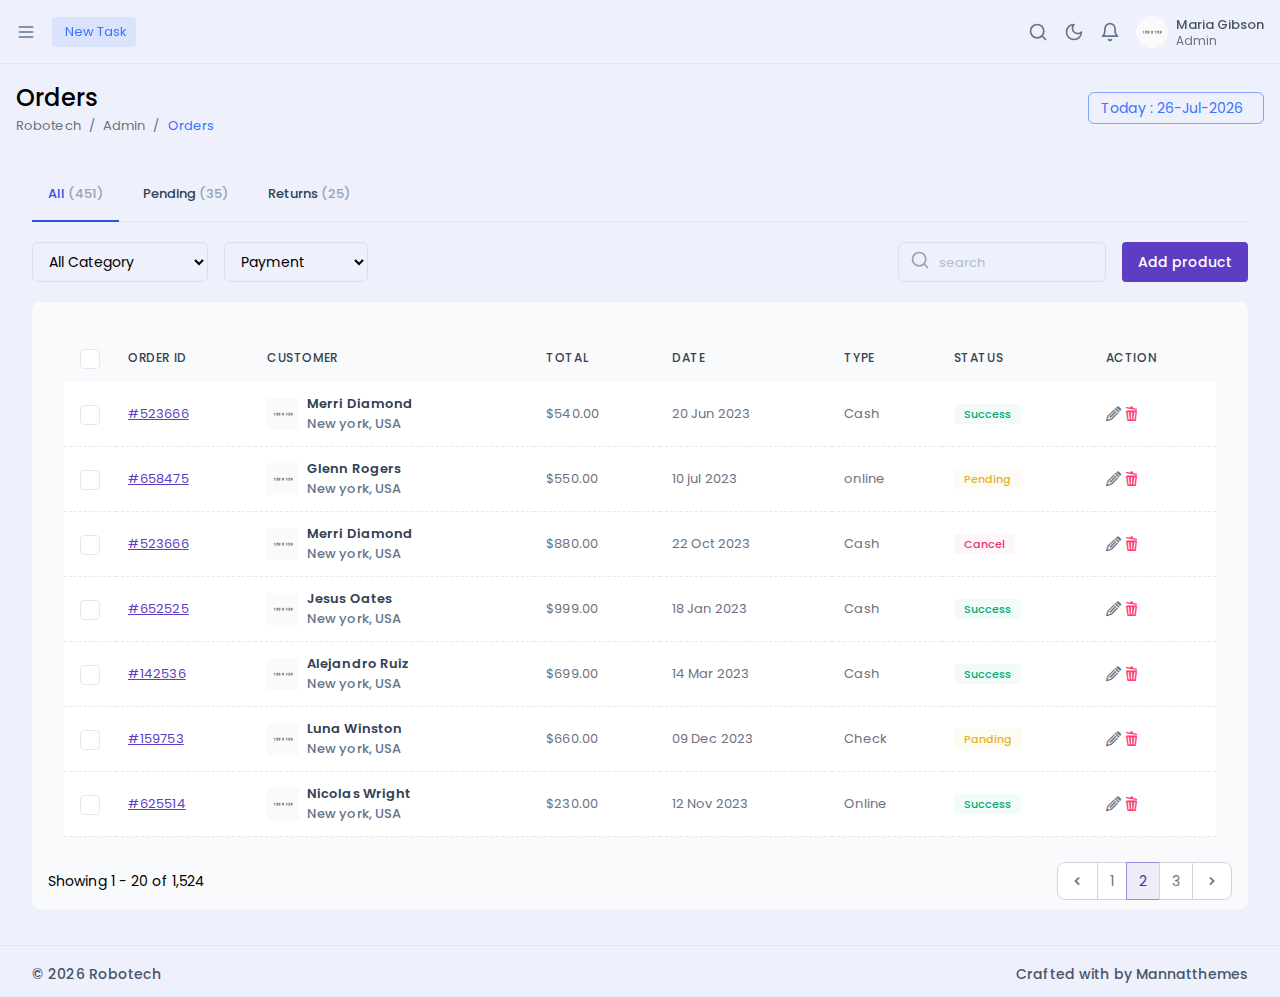
<file: admin-orders.html>
<!DOCTYPE html>
<html lang="en" class="scroll-smooth group" data-sidebar="brand" dir="ltr">
    <head>
        <meta charset="utf-8" />
        <title>Robotech - Admin & Dashboard Template</title>
        <meta  name="viewport"  content="width=device-width, initial-scale=1, shrink-to-fit=no"/>
        <meta  content="Tailwind Multipurpose Admin & Dashboard Template"  name="description"/>
        <meta content="" name="Mannatthemes" />
        <meta http-equiv="X-UA-Compatible" content="IE=edge" />
        <!-- App favicon -->
        <link rel="shortcut icon" href="assets/images/favicon.ico" />
        
        <!-- Css -->
        <!-- Main Css -->
        <link rel="stylesheet" href="assets/libs/icofont/icofont.min.css">
        <link href="assets/libs/flatpickr/flatpickr.min.css" type="text/css" rel="stylesheet">
        <link rel="stylesheet" href="assets/css/tailwind.min.css">

    </head>
    
    <body data-layout-mode="light"  data-sidebar-size="default" data-theme-layout="vertical" class="bg-[#EEF0FC] dark:bg-gray-900">
    
        <!-- leftbar-tab-menu -->
        

        <div class="min-h-full z-[99]  fixed inset-y-0 print:hidden bg-gradient-to-t from-[#6f3dc3] from-10% via-[#603dc3] via-40% to-[#5c3dc3] to-100% dark:bg-[#603dc3] main-sidebar duration-300 group-data-[sidebar=dark]:bg-[#603dc3] group-data-[sidebar=brand]:bg-brand group-[.dark]:group-data-[sidebar=brand]:bg-[#603dc3]">
            <div class=" text-center border-b bg-[#603dc3] border-r h-[64px] flex justify-center items-center brand-logo dark:bg-[#603dc3] dark:border-slate-700/40 group-data-[sidebar=dark]:bg-[#603dc3] group-data-[sidebar=dark]:border-slate-700/40 group-data-[sidebar=brand]:bg-brand group-[.dark]:group-data-[sidebar=brand]:bg-[#603dc3] group-data-[sidebar=brand]:border-slate-700/40">
                <a href="index.html" class="logo">
                    <span>
                        <img src="assets/images/logo-sm.png" alt="logo-small" class="logo-sm h-8 align-middle inline-block">
                    </span>
                    <span>
                        <img src="assets/images/logo.png" alt="logo-large" class="logo-lg h-[28px] logo-light hidden dark:inline-block ms-1 group-data-[sidebar=dark]:inline-block group-data-[sidebar=brand]:inline-block">
                        <img src="assets/images/logo.png" alt="logo-large"
                            class="logo-lg h-[28px] logo-dark inline-block dark:hidden ms-1 group-data-[sidebar=dark]:hidden group-data-[sidebar=brand]:hidden">
                    </span>
                </a>
            </div>
            <div class="border-r pb-14 h-[100vh] dark:bg-[#603dc3] dark:border-slate-700/40 group-data-[sidebar=dark]:border-slate-700/40 group-data-[sidebar=brand]:border-slate-700/40" data-simplebar>
                <div class="p-4 block">
                    <ul class="navbar-nav">
                        <li class="uppercase text-[11px]  text-primary-500 dark:text-primary-400 mt-0 leading-4 mb-2 group-data-[sidebar=dark]:text-primary-400 group-data-[sidebar=brand]:text-primary-300">
                           <span class="text-[9px] text-slate-600 dark:text-slate-500 group-data-[sidebar=dark]:text-slate-500 group-data-[sidebar=brand]:text-slate-400">DashboardS & Apps</span></li>
                        <li>
                            <div id="parent-accordion" data-fc-type="accordion">
                                <a href="#"
                                   class="nav-link hover:bg-transparent hover:text-black  rounded-md dark:hover:text-slate-200   flex items-center  decoration-0 px-3 py-3 cursor-pointer group-data-[sidebar=dark]:hover:text-slate-200 group-data-[sidebar=brand]:hover:text-slate-200 "
                                   data-fc-type="collapse" data-fc-parent="parent-accordion">
                                    <span data-lucide="home"
                                          class="w-5 h-5 text-center text-slate-800 dark:text-slate-400 me-2 group-data-[sidebar=dark]:text-slate-400 group-data-[sidebar=brand]:text-slate-400"></span>
                                    <span>Admin</span>
                                    <i class="icofont-thin-down ms-auto inline-block text-[14px] transform transition-transform duration-300 text-slate-800 dark:text-slate-400 group-data-[sidebar=dark]:text-slate-400 group-data-[sidebar=brand]:text-slate-400 fc-collapse-open:rotate-180 "></i>
                                </a>

                                <div id="Admin-flush" class="hidden  overflow-hidden">
                                    <ul class="nav flex-col flex flex-wrap ps-0 mb-0 ms-2">
                                        <li class="nav-item relative block">
                                            <a href="index.html"
                                               class="nav-link  hover:text-primary-500  rounded-md dark:hover:text-primary-500 relative   flex items-center decoration-0 px-3 py-3 group-data-[sidebar=brand]:hover:text-slate-200">
                                                <i class="icofont-dotted-right me-2 text-slate-600 text-[8px] group-data-[sidebar=brand]:text-slate-400 "></i>
                                                Dashboard
                                            </a>
                                        </li>
                                        <li class="nav-item relative block">
                                            <a href="admin-products.html"
                                               class="nav-link  hover:text-primary-500  rounded-md dark:hover:text-primary-500 relative   flex items-center decoration-0 px-3 py-3 group-data-[sidebar=brand]:hover:text-slate-200">
                                                <i class="icofont-dotted-right me-2 text-slate-600 text-[8px] group-data-[sidebar=brand]:text-slate-400"></i>
                                                Products
                                            </a>
                                        </li>
                                        <li class="nav-item relative block">
                                            <a href="admin-add-product.html"
                                               class="nav-link  hover:text-primary-500  rounded-md dark:hover:text-primary-500 relative   flex items-center decoration-0 px-3 py-3 group-data-[sidebar=brand]:hover:text-slate-200">
                                                <i class="icofont-dotted-right me-2 text-slate-600 text-[8px] group-data-[sidebar=brand]:text-slate-400"></i>
                                               Add New Product
                                            </a>
                                        </li>
                                        <li class="nav-item relative block">
                                            <a href="admin-customers.html"
                                               class="nav-link  hover:text-primary-500  rounded-md dark:hover:text-primary-500 relative   flex items-center decoration-0 px-3 py-3 group-data-[sidebar=brand]:hover:text-slate-200">
                                                <i class="icofont-dotted-right me-2 text-slate-600 text-[8px] group-data-[sidebar=brand]:text-slate-400"></i>
                                                Customers
                                            </a>
                                        </li>
                                        <li class="nav-item relative block">
                                            <a href="admin-customers-details.html"
                                               class="nav-link  hover:text-primary-500  rounded-md dark:hover:text-primary-500 relative   flex items-center decoration-0 px-3 py-3 group-data-[sidebar=brand]:hover:text-slate-200">
                                                <i class="icofont-dotted-right me-2 text-slate-600 text-[8px] group-data-[sidebar=brand]:text-slate-400"></i>
                                                Customers Details
                                            </a>
                                        </li>
                                        <li class="nav-item relative block">
                                            <a href="admin-orders.html"
                                               class="nav-link  hover:text-primary-500  rounded-md dark:hover:text-primary-500 relative   flex items-center decoration-0 px-3 py-3 group-data-[sidebar=brand]:hover:text-slate-200">
                                                <i class="icofont-dotted-right me-2 text-slate-600 text-[8px] group-data-[sidebar=brand]:text-slate-400"></i>
                                                Orders
                                            </a>
                                        </li>
                                        <li class="nav-item relative block">
                                            <a href="admin-order-details.html"
                                               class="nav-link  hover:text-primary-500  rounded-md dark:hover:text-primary-500 relative   flex items-center decoration-0 px-3 py-3 group-data-[sidebar=brand]:hover:text-slate-200">
                                                <i class="icofont-dotted-right me-2 text-slate-600 text-[8px] group-data-[sidebar=brand]:text-slate-400"></i>
                                                Order Details
                                            </a>
                                        </li>
                                        <li class="nav-item relative block">
                                            <a href="admin-refund.html"
                                               class="nav-link  hover:text-primary-500  rounded-md dark:hover:text-primary-500 relative   flex items-center decoration-0 px-3 py-3 group-data-[sidebar=brand]:hover:text-slate-200">
                                                <i class="icofont-dotted-right me-2 text-slate-600 text-[8px] group-data-[sidebar=brand]:text-slate-400"></i>
                                               Refund
                                            </a>
                                        </li>
                                    </ul>                            
                                </div>
                                <a href="#"
                                    class="nav-link hover:bg-transparent hover:text-black  rounded-md dark:hover:text-slate-200   flex items-center  decoration-0 px-3 py-3 cursor-pointer group-data-[sidebar=dark]:hover:text-slate-200 group-data-[sidebar=brand]:hover:text-slate-200 "
                                    data-fc-type="collapse" data-fc-parent="parent-accordion">
                                    <span data-lucide="home"
                                        class="w-5 h-5 text-center text-slate-800 dark:text-slate-400 me-2 group-data-[sidebar=dark]:text-slate-400 group-data-[sidebar=brand]:text-slate-400"></span>
                                    <span>Customer</span>
                                    <i class="icofont-thin-down ms-auto inline-block text-[14px] transform transition-transform duration-300 text-slate-800 dark:text-slate-400 group-data-[sidebar=dark]:text-slate-400 group-data-[sidebar=brand]:text-slate-400 fc-collapse-open:rotate-180 "></i>
                                </a>
                                <div id="Customer-flush" class="hidden  overflow-hidden">
                                    <ul class="nav flex-col flex flex-wrap ps-0 mb-0 ms-2">
                                        <li class="nav-item relative block">
                                            <a href="customers-home.html"
                                               class="nav-link  hover:text-primary-500  rounded-md dark:hover:text-primary-500 relative   flex items-center decoration-0 px-3 py-3 group-data-[sidebar=brand]:hover:text-slate-200">
                                                <i class="icofont-dotted-right me-2 text-slate-600 text-[8px] group-data-[sidebar=brand]:text-slate-400 "></i>
                                                Home 
                                            </a>
                                        </li>
                                        <li class="nav-item relative block">
                                            <a href="customers-pro-details.html"
                                               class="nav-link  hover:text-primary-500  rounded-md dark:hover:text-primary-500 relative   flex items-center decoration-0 px-3 py-3 group-data-[sidebar=brand]:hover:text-slate-200">
                                                <i class="icofont-dotted-right me-2 text-slate-600 text-[8px] group-data-[sidebar=brand]:text-slate-400"></i>
                                                Product details
                                            </a>
                                        </li>
                                        <li class="nav-item relative block">
                                            <a href="customers-products.html"
                                               class="nav-link  hover:text-primary-500  rounded-md dark:hover:text-primary-500 relative   flex items-center decoration-0 px-3 py-3 group-data-[sidebar=brand]:hover:text-slate-200">
                                                <i class="icofont-dotted-right me-2 text-slate-600 text-[8px] group-data-[sidebar=brand]:text-slate-400"></i>
                                               Product filter
                                            </a>
                                        </li>
                                        <li class="nav-item relative block">
                                            <a href="customers-cart.html"
                                               class="nav-link  hover:text-primary-500  rounded-md dark:hover:text-primary-500 relative   flex items-center decoration-0 px-3 py-3 group-data-[sidebar=brand]:hover:text-slate-200">
                                                <i class="icofont-dotted-right me-2 text-slate-600 text-[8px] group-data-[sidebar=brand]:text-slate-400"></i>
                                                Cart
                                            </a>
                                        </li>
                                        <li class="nav-item relative block">
                                            <a href="customers-checkout.html"
                                               class="nav-link  hover:text-primary-500  rounded-md dark:hover:text-primary-500 relative   flex items-center decoration-0 px-3 py-3 group-data-[sidebar=brand]:hover:text-slate-200">
                                                <i class="icofont-dotted-right me-2 text-slate-600 text-[8px] group-data-[sidebar=brand]:text-slate-400"></i>
                                                Checkout
                                            </a>
                                        </li>
                                        <li class="nav-item relative block">
                                            <a href="customers-profile.html"
                                               class="nav-link  hover:text-primary-500  rounded-md dark:hover:text-primary-500 relative   flex items-center decoration-0 px-3 py-3 group-data-[sidebar=brand]:hover:text-slate-200">
                                                <i class="icofont-dotted-right me-2 text-slate-600 text-[8px] group-data-[sidebar=brand]:text-slate-400"></i>
                                                Profile
                                            </a>
                                        </li>
                                        <li class="nav-item relative block">
                                            <a href="customers-stores.html"
                                               class="nav-link  hover:text-primary-500  rounded-md dark:hover:text-primary-500 relative   flex items-center decoration-0 px-3 py-3 group-data-[sidebar=brand]:hover:text-slate-200">
                                                <i class="icofont-dotted-right me-2 text-slate-600 text-[8px] group-data-[sidebar=brand]:text-slate-400"></i>
                                               Favourite store
                                            </a>
                                        </li>
                                        <li class="nav-item relative block">
                                            <a href="customers-wishlist.html"
                                               class="nav-link  hover:text-primary-500  rounded-md dark:hover:text-primary-500 relative   flex items-center decoration-0 px-3 py-3 group-data-[sidebar=brand]:hover:text-slate-200">
                                                <i class="icofont-dotted-right me-2 text-slate-600 text-[8px] group-data-[sidebar=brand]:text-slate-400"></i>
                                               Wishlist
                                            </a>
                                        </li>
                                        <li class="nav-item relative block">
                                            <a href="customers-order-track.html"
                                               class="nav-link  hover:text-primary-500  rounded-md dark:hover:text-primary-500 relative   flex items-center decoration-0 px-3 py-3 group-data-[sidebar=brand]:hover:text-slate-200">
                                                <i class="icofont-dotted-right me-2 text-slate-600 text-[8px] group-data-[sidebar=brand]:text-slate-400"></i>
                                               Order track
                                            </a>
                                        </li>
                                        <li class="nav-item relative block">
                                            <a href="customers-invoice.html"
                                               class="nav-link  hover:text-primary-500  rounded-md dark:hover:text-primary-500 relative   flex items-center decoration-0 px-3 py-3 group-data-[sidebar=brand]:hover:text-slate-200">
                                                <i class="icofont-dotted-right me-2 text-slate-600 text-[8px] group-data-[sidebar=brand]:text-slate-400"></i>
                                               Invoice
                                            </a>
                                        </li>
                                    </ul>                            
                                </div>
                                <div data-fc-type="collapse" data-fc-parent="parent-accordion">
                                    <a href="#"
                                       class="nav-link hover:bg-transparent hover:text-black  rounded-md dark:hover:text-slate-200   flex items-center  decoration-0 px-3 py-3 cursor-pointer group-data-[sidebar=dark]:hover:text-slate-200 group-data-[sidebar=brand]:hover:text-slate-200">
                                        <span data-lucide="grid"
                                              class="w-5 h-5 text-center text-slate-800 me-2 dark:text-slate-400 group-data-[sidebar=dark]:text-slate-400 group-data-[sidebar=brand]:text-slate-400"></span>
                                        <span>Apps</span>
                                        <i class="icofont-thin-down fc-collapse-open:rotate-180 ms-auto inline-block text-[14px] transform transition-transform duration-300 text-slate-800 dark:text-slate-400 group-data-[sidebar=dark]:text-slate-400 group-data-[sidebar=brand]:text-slate-400"></i>
                                    </a>
                                </div>
                                <div class="hidden  overflow-hidden">
                                    <ul class="nav flex-col flex flex-wrap ps-0 mb-0 ms-2" id="apps-accordion"
                                        data-fc-type="accordion">
                                        <li class="nav-item relative block">
                                            <a href="apps-chat.html"
                                               class="nav-link  hover:text-primary-500  rounded-md dark:hover:text-primary-500 relative group-data-[sidebar=brand]:hover:text-slate-200  flex items-center decoration-0 px-3 py-3">
                                                <i class="icofont-dotted-right me-2 text-slate-600 text-[8px] group-data-[sidebar=brand]:text-slate-400"></i>
                                                Chat
                                            </a>
                                        </li>
                                        <li class="nav-item relative block">
                                            <a href="apps-contact-list.html"
                                               class="nav-link  hover:text-primary-500  rounded-md dark:hover:text-primary-500 relative group-data-[sidebar=brand]:hover:text-slate-200   flex items-center decoration-0 px-3 py-3">
                                                <i class="icofont-dotted-right me-2 text-slate-600 text-[8px] group-data-[sidebar=brand]:text-slate-400"></i>
                                                Contact List
                                            </a>
                                        </li>
                                        <li class="nav-item relative block">
                                            <a href="apps-calendar.html"
                                               class="nav-link  hover:text-primary-500  rounded-md dark:hover:text-primary-500 relative group-data-[sidebar=brand]:hover:text-slate-200   flex items-center decoration-0 px-3 py-3">
                                                <i class="icofont-dotted-right me-2 text-slate-600 text-[8px] group-data-[sidebar=brand]:text-slate-400"></i>
                                                Calendar
                                            </a>
                                        </li>
                                        <li class="nav-item relative block">
                                            <a href="apps-files.html"
                                               class="nav-link  hover:text-primary-500  rounded-md dark:hover:text-primary-500 relative group-data-[sidebar=brand]:hover:text-slate-200   flex items-center decoration-0 px-3 py-3">
                                                <i class="icofont-dotted-right me-2 text-slate-600 text-[8px] group-data-[sidebar=brand]:text-slate-400"></i>
                                                File Mamager
                                            </a>
                                        </li>
                                        <li class="nav-item relative block">
                                            <a href="apps-invoice.html"
                                               class="nav-link  hover:text-primary-500  rounded-md dark:hover:text-primary-500 relative group-data-[sidebar=brand]:hover:text-slate-200   flex items-center decoration-0 px-3 py-3">
                                                <i class="icofont-dotted-right me-2 text-slate-600 text-[8px] group-data-[sidebar=brand]:text-slate-400"></i>
                                                Invoice
                                            </a>
                                        </li>
                                        <li>
                                            <div id="Email" data-fc-type="collapse" data-fc-parent="apps-accordion">
                                                <a href="#"
                                                   class="nav-link hover:bg-transparent hover:text-black  rounded-md dark:hover:text-slate-200   flex items-center  decoration-0 px-3 py-3 cursor-pointer group-data-[sidebar=dark]:hover:text-slate-200 group-data-[sidebar=brand]:hover:text-slate-200 "
                                                   aria-expanded="false" aria-controls="Email-flush">
                                                    <i class="icofont-dotted-right me-2 text-slate-600 text-[8px] group-data-[sidebar=brand]:text-slate-400"></i>
                                                    <span>Email</span>
                                                    <i class="icofont-thin-down ms-auto inline-block text-[14px] transform transition-transform duration-300 text-slate-800 dark:text-slate-400 group-data-[sidebar=dark]:text-slate-400 group-data-[sidebar=brand]:text-slate-400  fc-collapse-open:rotate-180"></i>
                                                </a>
                                            </div>
                                            <div id="Email-flush" class=" hidden  overflow-hidden "
                                                 aria-labelledby="Email">
                                                <ul class="nav flex-col flex flex-wrap ps-0 mb-0 ms-2">
                                                    <li class="nav-item relative block">
                                                        <a href="apps-email-inbox.html"
                                                           class="nav-link  hover:text-primary-500  rounded-md dark:hover:text-primary-500 relative group-data-[sidebar=brand]:hover:text-slate-200   flex items-center decoration-0 px-3 py-3">
                                                            <i class="icofont-dotted-right me-2 text-slate-600 text-[8px] group-data-[sidebar=brand]:text-slate-400"></i>
                                                            Inbox
                                                        </a>
                                                    </li>
                                                    <li class="nav-item relative block">
                                                        <a href="apps-email-read.html"
                                                           class="nav-link  hover:text-primary-500  rounded-md dark:hover:text-primary-500 relative group-data-[sidebar=brand]:hover:text-slate-200   flex items-center decoration-0 px-3 py-3">
                                                            <i class="icofont-dotted-right me-2 text-slate-600 text-[8px] group-data-[sidebar=brand]:text-slate-400"></i>
                                                            Read Email
                                                        </a>
                                                    </li>
                                                </ul>
                                            </div>
                                        </li>
                                
                                    </ul>
                                </div>

                        
                                <div class="border-b border-dashed dark:border-slate-700/40 my-3 group-data-[sidebar=dark]:border-slate-700/40 group-data-[sidebar=brand]:border-slate-700/40"></div>
                                <div class="text-[9px] text-slate-600 dark:text-slate-500 group-data-[sidebar=dark]:text-slate-500 group-data-[sidebar=brand]:text-slate-400">
                                    C<span>omponents & Extra</span>
                                </div>
                                <div data-fc-type="collapse" data-fc-parent="parent-accordion">
                                    <a href="#"
                                       class="nav-link hover:bg-transparent hover:text-black  rounded-md dark:hover:text-slate-200   flex items-center  decoration-0 px-3 py-3 cursor-pointer group-data-[sidebar=dark]:hover:text-slate-200 group-data-[sidebar=brand]:hover:text-slate-200">
                                        <span data-lucide="box"
                                              class="w-5 h-5 text-center text-slate-800 me-2 dark:text-slate-400 group-data-[sidebar=dark]:text-slate-400 group-data-[sidebar=brand]:text-slate-400"></span>
                                        <span>UI Kit</span>
                                        <i class="icofont-thin-down fc-collapse-open:rotate-180 ms-auto inline-block text-[14px] transform transition-transform duration-300 text-slate-800 dark:text-slate-400 group-data-[sidebar=dark]:text-slate-400 group-data-[sidebar=brand]:text-slate-400"></i>
                                    </a>
                                </div>
                                <div class="hidden  overflow-hidden">
                                    <ul class="nav flex-col flex flex-wrap ps-0 mb-0 ms-2" id="UI_Kit-accordion"
                                        data-fc-type="accordion">
                                        <li>
                                            <div id="UI_Elements" data-fc-type="collapse" data-fc-parent="UI_Kit-accordion">
                                                <a href="#"
                                                   class="nav-link hover:bg-transparent hover:text-black  rounded-md dark:hover:text-slate-200   flex items-center  decoration-0 px-3 py-3 cursor-pointer group-data-[sidebar=dark]:hover:text-slate-200 group-data-[sidebar=brand]:hover:text-slate-200"
                                                   aria-expanded="false" aria-controls="UI_Elements-flush">
                                                    <i class="icofont-dotted-right me-2 text-slate-600 text-[8px] group-data-[sidebar=brand]:text-slate-400"></i>
                                                    <span>UI Elements</span>
                                                    <i class="icofont-thin-down ms-auto inline-block text-[14px] transform transition-transform duration-300 text-slate-800 dark:text-slate-400 group-data-[sidebar=dark]:text-slate-400 group-data-[sidebar=brand]:text-slate-400 fc-collapse-open:rotate-180"></i>
                                                </a>
                                            </div>
                                            <div id="UI_Elements-flush" class=" hidden  overflow-hidden "
                                                 aria-labelledby="UI_Elements">
                                                <ul class="nav flex-col flex flex-wrap ps-0 mb-0 ms-2">
                                                    <li class="nav-item relative block">
                                                        <a href="ui-alerts.html"
                                                           class="nav-link  hover:text-primary-500  rounded-md dark:hover:text-primary-500 relative group-data-[sidebar=brand]:hover:text-slate-200   flex items-center decoration-0 px-3 py-3">
                                                            <i class="icofont-dotted-right me-2 text-slate-600 text-[8px] group-data-[sidebar=brand]:text-slate-400"></i>
                                                            Alerts
                                                        </a>
                                                    </li>
                                                    <li class="nav-item relative block">
                                                        <a href="ui-avatars.html"
                                                           class="nav-link  hover:text-primary-500  rounded-md dark:hover:text-primary-500 relative group-data-[sidebar=brand]:hover:text-slate-200   flex items-center decoration-0 px-3 py-3">
                                                            <i class="icofont-dotted-right me-2 text-slate-600 text-[8px] group-data-[sidebar=brand]:text-slate-400"></i>
                                                            Avatars
                                                        </a>
                                                    </li>
                                                    <li class="nav-item relative block">
                                                        <a href="ui-buttons.html"
                                                           class="nav-link  hover:text-primary-500  rounded-md dark:hover:text-primary-500 relative group-data-[sidebar=brand]:hover:text-slate-200   flex items-center decoration-0 px-3 py-3">
                                                            <i class="icofont-dotted-right me-2 text-slate-600 text-[8px] group-data-[sidebar=brand]:text-slate-400"></i>
                                                            Buttons
                                                        </a>
                                                    </li>
                                                    <li class="nav-item relative block">
                                                        <a href="ui-badges.html"
                                                           class="nav-link  hover:text-primary-500  rounded-md dark:hover:text-primary-500 relative group-data-[sidebar=brand]:hover:text-slate-200   flex items-center decoration-0 px-3 py-3">
                                                            <i class="icofont-dotted-right me-2 text-slate-600 text-[8px] group-data-[sidebar=brand]:text-slate-400"></i>
                                                            Budges
                                                        </a>
                                                    </li>
                                                    <li class="nav-item relative block">
                                                        <a href="ui-cards.html"
                                                           class="nav-link  hover:text-primary-500  rounded-md dark:hover:text-primary-500 relative group-data-[sidebar=brand]:hover:text-slate-200   flex items-center decoration-0 px-3 py-3">
                                                            <i class="icofont-dotted-right me-2 text-slate-600 text-[8px] group-data-[sidebar=brand]:text-slate-400"></i>
                                                            Cards
                                                        </a>
                                                    </li>
                                                    <li class="nav-item relative block">
                                                        <a href="ui-carousels.html"
                                                           class="nav-link  hover:text-primary-500  rounded-md dark:hover:text-primary-500 relative group-data-[sidebar=brand]:hover:text-slate-200   flex items-center decoration-0 px-3 py-3">
                                                            <i class="icofont-dotted-right me-2 text-slate-600 text-[8px] group-data-[sidebar=brand]:text-slate-400"></i>
                                                            Carousels
                                                        </a>
                                                    </li>
                                                    <li class="nav-item relative block">
                                                        <a href="ui-dropdowns.html"
                                                           class="nav-link  hover:text-primary-500  rounded-md dark:hover:text-primary-500 relative group-data-[sidebar=brand]:hover:text-slate-200   flex items-center decoration-0 px-3 py-3">
                                                            <i class="icofont-dotted-right me-2 text-slate-600 text-[8px] group-data-[sidebar=brand]:text-slate-400"></i>
                                                            Dropdowns
                                                        </a>
                                                    </li>
                                                    <li class="nav-item relative block">
                                                        <a href="ui-grids.html"
                                                           class="nav-link  hover:text-primary-500  rounded-md dark:hover:text-primary-500 relative group-data-[sidebar=brand]:hover:text-slate-200   flex items-center decoration-0 px-3 py-3">
                                                            <i class="icofont-dotted-right me-2 text-slate-600 text-[8px] group-data-[sidebar=brand]:text-slate-400"></i>
                                                            Grids
                                                        </a>
                                                    </li>
                                                    <li class="nav-item relative block">
                                                        <a href="ui-images.html"
                                                           class="nav-link  hover:text-primary-500  rounded-md dark:hover:text-primary-500 relative group-data-[sidebar=brand]:hover:text-slate-200   flex items-center decoration-0 px-3 py-3">
                                                            <i class="icofont-dotted-right me-2 text-slate-600 text-[8px] group-data-[sidebar=brand]:text-slate-400"></i>
                                                            Images
                                                        </a>
                                                    </li>
                                                    <li class="nav-item relative block">
                                                        <a href="ui-lists.html"
                                                           class="nav-link  hover:text-primary-500  rounded-md dark:hover:text-primary-500 relative group-data-[sidebar=brand]:hover:text-slate-200   flex items-center decoration-0 px-3 py-3">
                                                            <i class="icofont-dotted-right me-2 text-slate-600 text-[8px] group-data-[sidebar=brand]:text-slate-400"></i>
                                                            Lists
                                                        </a>
                                                    </li>
                                                    <li class="nav-item relative block">
                                                        <a href="ui-modals.html"
                                                           class="nav-link  hover:text-primary-500  rounded-md dark:hover:text-primary-500 relative group-data-[sidebar=brand]:hover:text-slate-200   flex items-center decoration-0 px-3 py-3">
                                                            <i class="icofont-dotted-right me-2 text-slate-600 text-[8px] group-data-[sidebar=brand]:text-slate-400"></i>
                                                            Modals
                                                        </a>
                                                    </li>
                                                    <li class="nav-item relative block">
                                                        <a href="ui-navs.html"
                                                           class="nav-link  hover:text-primary-500  rounded-md dark:hover:text-primary-500 relative group-data-[sidebar=brand]:hover:text-slate-200   flex items-center decoration-0 px-3 py-3">
                                                            <i class="icofont-dotted-right me-2 text-slate-600 text-[8px] group-data-[sidebar=brand]:text-slate-400"></i>
                                                            Navs
                                                        </a>
                                                    </li>
                                                    <li class="nav-item relative block">
                                                        <a href="ui-navbars.html"
                                                           class="nav-link  hover:text-primary-500  rounded-md dark:hover:text-primary-500 relative group-data-[sidebar=brand]:hover:text-slate-200   flex items-center decoration-0 px-3 py-3">
                                                            <i class="icofont-dotted-right me-2 text-slate-600 text-[8px] group-data-[sidebar=brand]:text-slate-400"></i>
                                                            Navbars
                                                        </a>
                                                    </li>
                                                    <li class="nav-item relative block">
                                                        <a href="ui-paginations.html"
                                                           class="nav-link  hover:text-primary-500  rounded-md dark:hover:text-primary-500 relative group-data-[sidebar=brand]:hover:text-slate-200   flex items-center decoration-0 px-3 py-3">
                                                            <i class="icofont-dotted-right me-2 text-slate-600 text-[8px] group-data-[sidebar=brand]:text-slate-400"></i>
                                                            Paginations
                                                        </a>
                                                    </li>
                                                    <li class="nav-item relative block">
                                                        <a href="ui-popover-tooltips.html"
                                                           class="nav-link  hover:text-primary-500  rounded-md dark:hover:text-primary-500 relative group-data-[sidebar=brand]:hover:text-slate-200   flex items-center decoration-0 px-3 py-3">
                                                            <i class="icofont-dotted-right me-2 text-slate-600 text-[8px] group-data-[sidebar=brand]:text-slate-400"></i>
                                                            Popover & Tooltips
                                                        </a>
                                                    </li>
                                                    <li class="nav-item relative block">
                                                        <a href="ui-progress.html"
                                                           class="nav-link  hover:text-primary-500  rounded-md dark:hover:text-primary-500 relative group-data-[sidebar=brand]:hover:text-slate-200   flex items-center decoration-0 px-3 py-3">
                                                            <i class="icofont-dotted-right me-2 text-slate-600 text-[8px] group-data-[sidebar=brand]:text-slate-400"></i>
                                                            Progress
                                                        </a>
                                                    </li>
                                                    <li class="nav-item relative block">
                                                        <a href="ui-spinners.html"
                                                           class="nav-link  hover:text-primary-500  rounded-md dark:hover:text-primary-500 relative group-data-[sidebar=brand]:hover:text-slate-200   flex items-center decoration-0 px-3 py-3">
                                                            <i class="icofont-dotted-right me-2 text-slate-600 text-[8px] group-data-[sidebar=brand]:text-slate-400"></i>
                                                            Spinners
                                                        </a>
                                                    </li>
                                                    <li class="nav-item relative block">
                                                        <a href="ui-tabs-accordions.html"
                                                           class="nav-link  hover:text-primary-500  rounded-md dark:hover:text-primary-500 relative group-data-[sidebar=brand]:hover:text-slate-200   flex items-center decoration-0 px-3 py-3">
                                                            <i class="icofont-dotted-right me-2 text-slate-600 text-[8px] group-data-[sidebar=brand]:text-slate-400"></i>
                                                            Tabs & Accordions
                                                        </a>
                                                    </li>
                                                    <li class="nav-item relative block">
                                                        <a href="ui-typography.html"
                                                           class="nav-link  hover:text-primary-500  rounded-md dark:hover:text-primary-500 relative group-data-[sidebar=brand]:hover:text-slate-200   flex items-center decoration-0 px-3 py-3">
                                                            <i class="icofont-dotted-right me-2 text-slate-600 text-[8px] group-data-[sidebar=brand]:text-slate-400"></i>
                                                            Typography
                                                        </a>
                                                    </li>
                                                    <li class="nav-item relative block">
                                                        <a href="ui-videos.html"
                                                           class="nav-link  hover:text-primary-500  rounded-md dark:hover:text-primary-500 relative group-data-[sidebar=brand]:hover:text-slate-200   flex items-center decoration-0 px-3 py-3">
                                                            <i class="icofont-dotted-right me-2 text-slate-600 text-[8px] group-data-[sidebar=brand]:text-slate-400"></i>
                                                            Videos
                                                        </a>
                                                    </li>
                                                </ul>
                                            </div>
                                        </li>

                                        <li>
                                            <div id="Advanced_UI" data-fc-type="collapse" data-fc-parent="UI_Kit-accordion">
                                                <a href="#"
                                                   class="nav-link hover:bg-transparent hover:text-black  rounded-md dark:hover:text-slate-200   flex items-center  decoration-0 px-3 py-3 cursor-pointer group-data-[sidebar=dark]:hover:text-slate-200 group-data-[sidebar=brand]:hover:text-slate-200 "
                                                   aria-expanded="false" aria-controls="Advanced_UI-flush">
                                                    <i class="icofont-dotted-right me-2 text-slate-600 text-[8px] group-data-[sidebar=brand]:text-slate-400"></i>
                                                    <span>Advanced UI</span>
                                                    <i class="icofont-thin-down ms-auto inline-block text-[14px] transform transition-transform duration-300 text-slate-800 dark:text-slate-400 group-data-[sidebar=dark]:text-slate-400 group-data-[sidebar=brand]:text-slate-400  fc-collapse-open:rotate-180"></i>
                                                </a>
                                            </div>
                                            <div id="Advanced_UI-flush" class=" hidden  overflow-hidden "
                                                 aria-labelledby="Advanced_UI">
                                                <ul class="nav flex-col flex flex-wrap ps-0 mb-0 ms-2">
                                                    <li class="nav-item relative block">
                                                        <a href="advanced-animation.html"
                                                           class="nav-link  hover:text-primary-500  rounded-md dark:hover:text-primary-500 relative group-data-[sidebar=brand]:hover:text-slate-200   flex items-center decoration-0 px-3 py-3">
                                                            <i class="icofont-dotted-right me-2 text-slate-600 text-[8px] group-data-[sidebar=brand]:text-slate-400"></i>
                                                            Animation
                                                        </a>
                                                    </li>
                                                    <li class="nav-item relative block">
                                                        <a href="advanced-clipboard.html"
                                                           class="nav-link  hover:text-primary-500  rounded-md dark:hover:text-primary-500 relative group-data-[sidebar=brand]:hover:text-slate-200   flex items-center decoration-0 px-3 py-3">
                                                            <i class="icofont-dotted-right me-2 text-slate-600 text-[8px] group-data-[sidebar=brand]:text-slate-400"></i>
                                                            Clipboard
                                                        </a>
                                                    </li>
                                                    <li class="nav-item relative block">
                                                        <a href="advanced-dragula.html"
                                                           class="nav-link  hover:text-primary-500  rounded-md dark:hover:text-primary-500 relative group-data-[sidebar=brand]:hover:text-slate-200   flex items-center decoration-0 px-3 py-3">
                                                            <i class="icofont-dotted-right me-2 text-slate-600 text-[8px] group-data-[sidebar=brand]:text-slate-400"></i>
                                                            Dragula
                                                        </a>
                                                    </li>
                                                    <li class="nav-item relative block">
                                                        <a href="advanced-highlight.html"
                                                           class="nav-link  hover:text-primary-500  rounded-md dark:hover:text-primary-500 relative group-data-[sidebar=brand]:hover:text-slate-200   flex items-center decoration-0 px-3 py-3">
                                                            <i class="icofont-dotted-right me-2 text-slate-600 text-[8px] group-data-[sidebar=brand]:text-slate-400"></i>
                                                            Highlight
                                                        </a>
                                                    </li>
                                                    <li class="nav-item relative block">
                                                        <a href="advanced-rangeslider.html"
                                                           class="nav-link  hover:text-primary-500  rounded-md dark:hover:text-primary-500 relative group-data-[sidebar=brand]:hover:text-slate-200   flex items-center decoration-0 px-3 py-3">
                                                            <i class="icofont-dotted-right me-2 text-slate-600 text-[8px] group-data-[sidebar=brand]:text-slate-400"></i>
                                                            Range Slider
                                                        </a>
                                                    </li>
                                                    <li class="nav-item relative block">
                                                        <a href="advanced-ratings.html"
                                                           class="nav-link  hover:text-primary-500  rounded-md dark:hover:text-primary-500 relative group-data-[sidebar=brand]:hover:text-slate-200   flex items-center decoration-0 px-3 py-3">
                                                            <i class="icofont-dotted-right me-2 text-slate-600 text-[8px] group-data-[sidebar=brand]:text-slate-400"></i>
                                                            Ratings
                                                        </a>
                                                    </li>
                                                    <li class="nav-item relative block">
                                                        <a href="advanced-ribbons.html"
                                                           class="nav-link  hover:text-primary-500  rounded-md dark:hover:text-primary-500 relative group-data-[sidebar=brand]:hover:text-slate-200   flex items-center decoration-0 px-3 py-3">
                                                            <i class="icofont-dotted-right me-2 text-slate-600 text-[8px] group-data-[sidebar=brand]:text-slate-400"></i>
                                                            Ribbons
                                                        </a>
                                                    </li>
                                                    <li class="nav-item relative block">
                                                        <a href="advanced-sweetalerts.html"
                                                           class="nav-link  hover:text-primary-500  rounded-md dark:hover:text-primary-500 relative group-data-[sidebar=brand]:hover:text-slate-200   flex items-center decoration-0 px-3 py-3">
                                                            <i class="icofont-dotted-right me-2 text-slate-600 text-[8px] group-data-[sidebar=brand]:text-slate-400"></i>
                                                            Sweet Alert
                                                        </a>
                                                    </li>
                                                </ul>
                                            </div>
                                        </li>

                                        <li>
                                            <div id="Forms" data-fc-type="collapse" data-fc-parent="UI_Kit-accordion">
                                                <a href="#"
                                                   class="nav-link hover:bg-transparent hover:text-black  rounded-md dark:hover:text-slate-200   flex items-center  decoration-0 px-3 py-3 cursor-pointer group-data-[sidebar=dark]:hover:text-slate-200 group-data-[sidebar=brand]:hover:text-slate-200"
                                                   aria-expanded="false" aria-controls="Forms-flush">
                                                    <i class="icofont-dotted-right me-2 text-slate-600 text-[8px] group-data-[sidebar=brand]:text-slate-400"></i>
                                                    <span>Forms</span>
                                                    <i class="icofont-thin-down ms-auto inline-block text-[14px] transform transition-transform duration-300 text-slate-800 dark:text-slate-400 group-data-[sidebar=dark]:text-slate-400 group-data-[sidebar=brand]:text-slate-400 fc-collapse-open:rotate-180"></i>
                                                </a>
                                            </div>
                                            <div id="Forms-flush" class=" hidden  overflow-hidden "
                                                 aria-labelledby="Forms">
                                                <ul class="nav flex-col flex flex-wrap ps-0 mb-0 ms-2">
                                                    <li class="nav-item relative block">
                                                        <a href="forms-elements.html"
                                                           class="nav-link  hover:text-primary-500  rounded-md dark:hover:text-primary-500 relative group-data-[sidebar=brand]:hover:text-slate-200   flex items-center decoration-0 px-3 py-3">
                                                            <i class="icofont-dotted-right me-2 text-slate-600 text-[8px] group-data-[sidebar=brand]:text-slate-400"></i>
                                                            Basic Elements
                                                        </a>
                                                    </li> 
                                                    <li class="nav-item relative block">
                                                        <a href="forms-advance.html"
                                                           class="nav-link  hover:text-primary-500  rounded-md dark:hover:text-primary-500 relative group-data-[sidebar=brand]:hover:text-slate-200   flex items-center decoration-0 px-3 py-3">
                                                            <i class="icofont-dotted-right me-2 text-slate-600 text-[8px] group-data-[sidebar=brand]:text-slate-400"></i>
                                                            Advanced Elements
                                                        </a>
                                                    </li> 
                                                    <li class="nav-item relative block">
                                                        <a href="forms-validation.html"
                                                           class="nav-link  hover:text-primary-500  rounded-md dark:hover:text-primary-500 relative group-data-[sidebar=brand]:hover:text-slate-200   flex items-center decoration-0 px-3 py-3">
                                                            <i class="icofont-dotted-right me-2 text-slate-600 text-[8px] group-data-[sidebar=brand]:text-slate-400"></i>
                                                            Validation
                                                        </a>
                                                    </li>   
                                                    <li class="nav-item relative block">
                                                        <a href="forms-wizard.html"
                                                           class="nav-link  hover:text-primary-500  rounded-md dark:hover:text-primary-500 relative group-data-[sidebar=brand]:hover:text-slate-200   flex items-center decoration-0 px-3 py-3">
                                                            <i class="icofont-dotted-right me-2 text-slate-600 text-[8px] group-data-[sidebar=brand]:text-slate-400"></i>
                                                            Wizard
                                                        </a>
                                                    </li>   
                                                    <li class="nav-item relative block">
                                                        <a href="forms-editors.html"
                                                           class="nav-link  hover:text-primary-500  rounded-md dark:hover:text-primary-500 relative group-data-[sidebar=brand]:hover:text-slate-200   flex items-center decoration-0 px-3 py-3">
                                                            <i class="icofont-dotted-right me-2 text-slate-600 text-[8px] group-data-[sidebar=brand]:text-slate-400"></i>
                                                            Editors
                                                        </a>
                                                    </li>   
                                                    <li class="nav-item relative block">
                                                        <a href="forms-uploads.html"
                                                           class="nav-link  hover:text-primary-500  rounded-md dark:hover:text-primary-500 relative group-data-[sidebar=brand]:hover:text-slate-200   flex items-center decoration-0 px-3 py-3">
                                                            <i class="icofont-dotted-right me-2 text-slate-600 text-[8px] group-data-[sidebar=brand]:text-slate-400"></i>
                                                            Uploads
                                                        </a>
                                                    </li>   
                                                    <li class="nav-item relative block">
                                                        <a href="forms-img-crop.html"
                                                           class="nav-link  hover:text-primary-500  rounded-md dark:hover:text-primary-500 relative group-data-[sidebar=brand]:hover:text-slate-200   flex items-center decoration-0 px-3 py-3">
                                                            <i class="icofont-dotted-right me-2 text-slate-600 text-[8px] group-data-[sidebar=brand]:text-slate-400"></i>
                                                            Image Crop
                                                        </a>
                                                    </li>                                               
                                                </ul>
                                            </div>
                                        </li>

                                        <li>
                                            <div id="Charts" data-fc-type="collapse" data-fc-parent="UI_Kit-accordion">
                                                <a href="#"
                                                   class="nav-link hover:bg-transparent hover:text-black  rounded-md dark:hover:text-slate-200   flex items-center  decoration-0 px-3 py-3 cursor-pointer group-data-[sidebar=dark]:hover:text-slate-200 group-data-[sidebar=brand]:hover:text-slate-200"
                                                   aria-expanded="false" aria-controls="Charts-flush">
                                                    <i class="icofont-dotted-right me-2 text-slate-600 text-[8px] group-data-[sidebar=brand]:text-slate-400"></i>
                                                    <span>Charts</span>
                                                    <i class="icofont-thin-down ms-auto inline-block text-[14px] transform transition-transform duration-300 text-slate-800 dark:text-slate-400 group-data-[sidebar=dark]:text-slate-400 group-data-[sidebar=brand]:text-slate-400 fc-collapse-open:rotate-180"></i>
                                                </a>
                                            </div>
                                            <div id="Charts-flush" class=" hidden  overflow-hidden "
                                                 aria-labelledby="Charts">
                                                <ul class="nav flex-col flex flex-wrap ps-0 mb-0 ms-2">
                                                    <li class="nav-item relative block">
                                                        <a href="charts-apex.html"
                                                           class="nav-link  hover:text-primary-500  rounded-md dark:hover:text-primary-500 relative group-data-[sidebar=brand]:hover:text-slate-200   flex items-center decoration-0 px-3 py-3">
                                                            <i class="icofont-dotted-right me-2 text-slate-600 text-[8px] group-data-[sidebar=brand]:text-slate-400"></i>
                                                            Apex
                                                        </a>
                                                    </li> 
                                                    <li class="nav-item relative block">
                                                        <a href="charts-echarts.html"
                                                           class="nav-link  hover:text-primary-500  rounded-md dark:hover:text-primary-500 relative group-data-[sidebar=brand]:hover:text-slate-200   flex items-center decoration-0 px-3 py-3">
                                                            <i class="icofont-dotted-right me-2 text-slate-600 text-[8px] group-data-[sidebar=brand]:text-slate-400"></i>
                                                            Echarts
                                                        </a>
                                                    </li> 
                                                    <li class="nav-item relative block">
                                                        <a href="charts-justgage.html"
                                                           class="nav-link  hover:text-primary-500  rounded-md dark:hover:text-primary-500 relative group-data-[sidebar=brand]:hover:text-slate-200   flex items-center decoration-0 px-3 py-3">
                                                            <i class="icofont-dotted-right me-2 text-slate-600 text-[8px] group-data-[sidebar=brand]:text-slate-400"></i>
                                                            JustGage
                                                        </a>
                                                    </li>   
                                                    <li class="nav-item relative block">
                                                        <a href="charts-chartjs.html"
                                                           class="nav-link  hover:text-primary-500  rounded-md dark:hover:text-primary-500 relative group-data-[sidebar=brand]:hover:text-slate-200   flex items-center decoration-0 px-3 py-3">
                                                            <i class="icofont-dotted-right me-2 text-slate-600 text-[8px] group-data-[sidebar=brand]:text-slate-400"></i>
                                                            Chartjs
                                                        </a>
                                                    </li>   
                                                    <li class="nav-item relative block">
                                                        <a href="charts-toast-ui.html"
                                                           class="nav-link  hover:text-primary-500  rounded-md dark:hover:text-primary-500 relative group-data-[sidebar=brand]:hover:text-slate-200   flex items-center decoration-0 px-3 py-3">
                                                            <i class="icofont-dotted-right me-2 text-slate-600 text-[8px] group-data-[sidebar=brand]:text-slate-400"></i>
                                                            ToastUI
                                                        </a>
                                                    </li>                                                                                         
                                                </ul>
                                            </div>
                                        </li>
                                        <li>
                                            <div id="Tables" data-fc-type="collapse" data-fc-parent="UI_Kit-accordion">
                                                <a href="#"
                                                   class="nav-link hover:bg-transparent hover:text-black  rounded-md dark:hover:text-slate-200   flex items-center  decoration-0 px-3 py-3 cursor-pointer group-data-[sidebar=dark]:hover:text-slate-200 group-data-[sidebar=brand]:hover:text-slate-200"
                                                   aria-expanded="false" aria-controls="Tables-flush">
                                                    <i class="icofont-dotted-right me-2 text-slate-600 text-[8px] group-data-[sidebar=brand]:text-slate-400"></i>
                                                    <span>Tables</span>
                                                    <i class="icofont-thin-down ms-auto inline-block text-[14px] transform transition-transform duration-300 text-slate-800 dark:text-slate-400 group-data-[sidebar=dark]:text-slate-400 group-data-[sidebar=brand]:text-slate-400 fc-collapse-open:rotate-180"></i>
                                                </a>
                                            </div>
                                            <div id="Tables-flush" class=" hidden  overflow-hidden "
                                                 aria-labelledby="Tables">
                                                <ul class="nav flex-col flex flex-wrap ps-0 mb-0 ms-2">
                                                    <li class="nav-item relative block">
                                                        <a href="tables-basic.html"
                                                           class="nav-link  hover:text-primary-500  rounded-md dark:hover:text-primary-500 relative group-data-[sidebar=brand]:hover:text-slate-200   flex items-center decoration-0 px-3 py-3">
                                                            <i class="icofont-dotted-right me-2 text-slate-600 text-[8px] group-data-[sidebar=brand]:text-slate-400"></i>
                                                            Basic
                                                        </a>
                                                    </li> 
                                                    <li class="nav-item relative block">
                                                        <a href="tables-datatable.html"
                                                           class="nav-link  hover:text-primary-500  rounded-md dark:hover:text-primary-500 relative group-data-[sidebar=brand]:hover:text-slate-200   flex items-center decoration-0 px-3 py-3">
                                                            <i class="icofont-dotted-right me-2 text-slate-600 text-[8px] group-data-[sidebar=brand]:text-slate-400"></i>
                                                            Datatable
                                                        </a>
                                                    </li>                                                                                   
                                                </ul>
                                            </div>
                                        </li>
                                        <li>
                                            <div id="Icons" data-fc-type="collapse" data-fc-parent="UI_Kit-accordion">
                                                <a href="#"
                                                   class="nav-link hover:bg-transparent hover:text-black  rounded-md dark:hover:text-slate-200   flex items-center  decoration-0 px-3 py-3 cursor-pointer group-data-[sidebar=dark]:hover:text-slate-200 group-data-[sidebar=brand]:hover:text-slate-200"
                                                   aria-expanded="false" aria-controls="Icons-flush">
                                                    <i class="icofont-dotted-right me-2 text-slate-600 text-[8px] group-data-[sidebar=brand]:text-slate-400"></i>
                                                    <span>Icons</span>
                                                    <i class="icofont-thin-down ms-auto inline-block text-[14px] transform transition-transform duration-300 text-slate-800 dark:text-slate-400 group-data-[sidebar=dark]:text-slate-400 group-data-[sidebar=brand]:text-slate-400 fc-collapse-open:rotate-180"></i>
                                                </a>
                                            </div>
                                            <div id="Icons-flush" class=" hidden  overflow-hidden "
                                                 aria-labelledby="Icons">
                                                <ul class="nav flex-col flex flex-wrap ps-0 mb-0 ms-2">
                                                    <li class="nav-item relative block">
                                                        <a href="icons-lucide.html"
                                                           class="nav-link  hover:text-primary-500  rounded-md dark:hover:text-primary-500 relative group-data-[sidebar=brand]:hover:text-slate-200   flex items-center decoration-0 px-3 py-3">
                                                            <i class="icofont-dotted-right me-2 text-slate-600 text-[8px] group-data-[sidebar=brand]:text-slate-400"></i>
                                                            Lucide
                                                        </a>
                                                    </li> 
                                                    <li class="nav-item relative block">
                                                        <a href="icons-fontawesome.html"
                                                           class="nav-link  hover:text-primary-500  rounded-md dark:hover:text-primary-500 relative group-data-[sidebar=brand]:hover:text-slate-200   flex items-center decoration-0 px-3 py-3">
                                                            <i class="icofont-dotted-right me-2 text-slate-600 text-[8px] group-data-[sidebar=brand]:text-slate-400"></i>
                                                            Fontawesome
                                                        </a>
                                                    </li>     
                                                    <li class="nav-item relative block">
                                                        <a href="icons-icofont.html"
                                                           class="nav-link  hover:text-primary-500  rounded-md dark:hover:text-primary-500 relative group-data-[sidebar=brand]:hover:text-slate-200   flex items-center decoration-0 px-3 py-3">
                                                            <i class="icofont-dotted-right me-2 text-slate-600 text-[8px] group-data-[sidebar=brand]:text-slate-400"></i>
                                                            Icofont
                                                        </a>
                                                    </li>                                                                                
                                                </ul>
                                            </div>
                                        </li>
                                        <li>
                                            <div id="Maps" data-fc-type="collapse" data-fc-parent="UI_Kit-accordion">
                                                <a href="#"
                                                   class="nav-link hover:bg-transparent hover:text-black  rounded-md dark:hover:text-slate-200   flex items-center  decoration-0 px-3 py-3 cursor-pointer group-data-[sidebar=dark]:hover:text-slate-200 group-data-[sidebar=brand]:hover:text-slate-200"
                                                   aria-expanded="false" aria-controls="Maps-flush">
                                                    <i class="icofont-dotted-right me-2 text-slate-600 text-[8px] group-data-[sidebar=brand]:text-slate-400"></i>
                                                    <span>Maps</span>
                                                    <i class="icofont-thin-down ms-auto inline-block text-[14px] transform transition-transform duration-300 text-slate-800 dark:text-slate-400 group-data-[sidebar=dark]:text-slate-400 group-data-[sidebar=brand]:text-slate-400 fc-collapse-open:rotate-180"></i>
                                                </a>
                                            </div>
                                            <div id="Maps-flush" class=" hidden  overflow-hidden "
                                                 aria-labelledby="Maps">
                                                <ul class="nav flex-col flex flex-wrap ps-0 mb-0 ms-2">
                                                    <li class="nav-item relative block">
                                                        <a href="maps-google.html"
                                                           class="nav-link  hover:text-primary-500  rounded-md dark:hover:text-primary-500 relative group-data-[sidebar=brand]:hover:text-slate-200   flex items-center decoration-0 px-3 py-3">
                                                            <i class="icofont-dotted-right me-2 text-slate-600 text-[8px] group-data-[sidebar=brand]:text-slate-400"></i>
                                                            Google Maps
                                                        </a>
                                                    </li> 
                                                    <li class="nav-item relative block">
                                                        <a href="maps-leaflet.html"
                                                           class="nav-link  hover:text-primary-500  rounded-md dark:hover:text-primary-500 relative group-data-[sidebar=brand]:hover:text-slate-200   flex items-center decoration-0 px-3 py-3">
                                                            <i class="icofont-dotted-right me-2 text-slate-600 text-[8px] group-data-[sidebar=brand]:text-slate-400"></i>
                                                            Leaflet Maps
                                                        </a>
                                                    </li>     
                                                    <li class="nav-item relative block">
                                                        <a href="maps-vector.html"
                                                           class="nav-link  hover:text-primary-500  rounded-md dark:hover:text-primary-500 relative group-data-[sidebar=brand]:hover:text-slate-200   flex items-center decoration-0 px-3 py-3">
                                                            <i class="icofont-dotted-right me-2 text-slate-600 text-[8px] group-data-[sidebar=brand]:text-slate-400"></i>
                                                            Vector Maps
                                                        </a>
                                                    </li>                                                                             
                                                </ul>
                                            </div>
                                        </li>
                                        <li>
                                            <div id="Email-Temp" data-fc-type="collapse" data-fc-parent="UI_Kit-accordion">
                                                <a href="#"
                                                   class="nav-link hover:bg-transparent hover:text-black  rounded-md dark:hover:text-slate-200   flex items-center  decoration-0 px-3 py-3 cursor-pointer group-data-[sidebar=dark]:hover:text-slate-200 group-data-[sidebar=brand]:hover:text-slate-200"
                                                   aria-expanded="false" aria-controls="Email-Temp-flush">
                                                    <i class="icofont-dotted-right me-2 text-slate-600 text-[8px] group-data-[sidebar=brand]:text-slate-400"></i>
                                                    <span>Email Templates</span>
                                                    <i class="icofont-thin-down ms-auto inline-block text-[14px] transform transition-transform duration-300 text-slate-800 dark:text-slate-400 group-data-[sidebar=dark]:text-slate-400 group-data-[sidebar=brand]:text-slate-400 fc-collapse-open:rotate-180"></i>
                                                </a>
                                            </div>
                                            <div id="Email-Temp-flush" class=" hidden  overflow-hidden "
                                                 aria-labelledby="Email-Temp">
                                                <ul class="nav flex-col flex flex-wrap ps-0 mb-0 ms-2">
                                                    <li class="nav-item relative block">
                                                        <a href="email-templates-alert.html"
                                                           class="nav-link  hover:text-primary-500  rounded-md dark:hover:text-primary-500 relative group-data-[sidebar=brand]:hover:text-slate-200   flex items-center decoration-0 px-3 py-3">
                                                            <i class="icofont-dotted-right me-2 text-slate-600 text-[8px] group-data-[sidebar=brand]:text-slate-400"></i>
                                                            Alert Email
                                                        </a>
                                                    </li> 
                                                    <li class="nav-item relative block">
                                                        <a href="email-templates-basic.html"
                                                           class="nav-link  hover:text-primary-500  rounded-md dark:hover:text-primary-500 relative group-data-[sidebar=brand]:hover:text-slate-200   flex items-center decoration-0 px-3 py-3">
                                                            <i class="icofont-dotted-right me-2 text-slate-600 text-[8px] group-data-[sidebar=brand]:text-slate-400"></i>
                                                            Basic Email
                                                        </a>
                                                    </li>     
                                                    <li class="nav-item relative block">
                                                        <a href="email-templates-billing.html"
                                                           class="nav-link  hover:text-primary-500  rounded-md dark:hover:text-primary-500 relative group-data-[sidebar=brand]:hover:text-slate-200   flex items-center decoration-0 px-3 py-3">
                                                            <i class="icofont-dotted-right me-2 text-slate-600 text-[8px] group-data-[sidebar=brand]:text-slate-400"></i>
                                                            Billing Email
                                                        </a>
                                                    </li>                                                                             
                                                </ul>
                                            </div>
                                        </li>
                                    </ul>
                                </div>

                                <a href="#"
                                   class="nav-link hover:bg-transparent hover:text-black  rounded-md dark:hover:text-slate-200   flex items-center  decoration-0 px-3 py-3 cursor-pointer group-data-[sidebar=dark]:hover:text-slate-200 group-data-[sidebar=brand]:hover:text-slate-200"
                                   data-fc-type="collapse" data-fc-parent="parent-accordion">
                                    <span data-lucide="file-plus"
                                          class="w-5 h-5 text-center text-slate-800 dark:text-slate-400 me-2 group-data-[sidebar=dark]:text-slate-400 group-data-[sidebar=brand]:text-slate-400"></span>
                                    <span>Pages</span>
                                    <i class="icofont-thin-down ms-auto inline-block text-[14px] transform transition-transform duration-300 text-slate-800 dark:text-slate-400  fc-collapse-open:rotate-180 group-data-[sidebar=dark]:text-slate-400 group-data-[sidebar=brand]:text-slate-400"></i>
                                </a>

                                <div id="Pages-flush" class="hidden  overflow-hidden">
                                    <ul class="nav flex-col flex flex-wrap ps-0 mb-0 ms-2">
                                        <li class="nav-item relative block">
                                            <a href="pages-blogs.html"
                                               class="nav-link  hover:text-primary-500  rounded-md dark:hover:text-primary-500 relative group-data-[sidebar=brand]:hover:text-slate-200   flex items-center decoration-0 px-3 py-3">
                                                <i class="icofont-dotted-right me-2 text-slate-600 text-[8px] group-data-[sidebar=brand]:text-slate-400"></i>
                                                Blogs
                                            </a>
                                        </li>
                                        <li class="nav-item relative block">
                                            <a href="pages-pricing.html"
                                               class="nav-link  hover:text-primary-500  rounded-md dark:hover:text-primary-500 relative group-data-[sidebar=brand]:hover:text-slate-200   flex items-center decoration-0 px-3 py-3">
                                                <i class="icofont-dotted-right me-2 text-slate-600 text-[8px] group-data-[sidebar=brand]:text-slate-400"></i>
                                                Pricing
                                            </a>
                                        </li>
                                        <li class="nav-item relative block">
                                            <a href="pages-profile.html"
                                               class="nav-link  hover:text-primary-500  rounded-md dark:hover:text-primary-500 relative group-data-[sidebar=brand]:hover:text-slate-200   flex items-center decoration-0 px-3 py-3">
                                                <i class="icofont-dotted-right me-2 text-slate-600 text-[8px] group-data-[sidebar=brand]:text-slate-400"></i>
                                                Profile
                                            </a>
                                        </li>
                                        <li class="nav-item relative block">
                                            <a href="pages-starter.html"
                                               class="nav-link  hover:text-primary-500  rounded-md dark:hover:text-primary-500 relative group-data-[sidebar=brand]:hover:text-slate-200   flex items-center decoration-0 px-3 py-3">
                                                <i class="icofont-dotted-right me-2 text-slate-600 text-[8px] group-data-[sidebar=brand]:text-slate-400"></i>
                                                Starter
                                            </a>
                                        </li>  
                                        <li class="nav-item relative block">
                                            <a href="pages-timeline.html"
                                               class="nav-link  hover:text-primary-500  rounded-md dark:hover:text-primary-500 relative group-data-[sidebar=brand]:hover:text-slate-200   flex items-center decoration-0 px-3 py-3">
                                                <i class="icofont-dotted-right me-2 text-slate-600 text-[8px] group-data-[sidebar=brand]:text-slate-400"></i>
                                                Timeline
                                            </a>
                                        </li>                             
                                    </ul>
                                </div>
                                <a href="#"
                                   class="nav-link hover:bg-transparent hover:text-black  rounded-md dark:hover:text-slate-200   flex items-center  decoration-0 px-3 py-3 cursor-pointer group-data-[sidebar=dark]:hover:text-slate-200 group-data-[sidebar=brand]:hover:text-slate-200"
                                   data-fc-type="collapse" data-fc-parent="parent-accordion">
                                        <span data-lucide="lock"
                                              class="w-5 h-5 text-center text-slate-800 me-2 dark:text-slate-400 group-data-[sidebar=dark]:text-slate-400 group-data-[sidebar=brand]:text-slate-400"></span>
                                    <span>Authentication</span>
                                    <i class="icofont-thin-down  fc-collapse-open:rotate-180 ms-auto inline-block text-[14px] transform transition-transform duration-300 text-slate-800 dark:text-slate-400 group-data-[sidebar=dark]:text-slate-400 group-data-[sidebar=brand]:text-slate-400"></i>
                                </a>
                                <div id="Authentication-flush" class="hidden  overflow-hidden"
                                     aria-labelledby="Authentication">
                                    <ul class="nav flex-col flex flex-wrap ps-0 mb-0 ms-2">
                                        <li class="nav-item relative block">
                                            <a href="auth-login.html"
                                               class="nav-link  hover:text-primary-500  rounded-md dark:hover:text-primary-500 relative group-data-[sidebar=brand]:hover:text-slate-200   flex items-center decoration-0 px-3 py-3">
                                                <i class="icofont-dotted-right me-2 text-slate-600 text-[8px] group-data-[sidebar=brand]:text-slate-400"></i>
                                                Log In
                                            </a>
                                        </li>
                                        <li class="nav-item relative block">
                                            <a href="auth-register.html"
                                               class="nav-link  hover:text-primary-500  rounded-md dark:hover:text-primary-500 relative group-data-[sidebar=brand]:hover:text-slate-200   flex items-center decoration-0 px-3 py-3">
                                                <i class="icofont-dotted-right me-2 text-slate-600 text-[8px] group-data-[sidebar=brand]:text-slate-400"></i>
                                                Register
                                            </a>
                                        </li>
                                        <li class="nav-item relative block">
                                            <a href="auth-recover-pw.html"
                                               class="nav-link  hover:text-primary-500  rounded-md dark:hover:text-primary-500 relative group-data-[sidebar=brand]:hover:text-slate-200   flex items-center decoration-0 px-3 py-3">
                                                <i class="icofont-dotted-right me-2 text-slate-600 text-[8px] group-data-[sidebar=brand]:text-slate-400"></i>
                                                Recover Password
                                            </a>
                                        </li>
                                        <li class="nav-item relative block">
                                            <a href="auth-lock-screen.html"
                                               class="nav-link  hover:text-primary-500  rounded-md dark:hover:text-primary-500 relative group-data-[sidebar=brand]:hover:text-slate-200   flex items-center decoration-0 px-3 py-3">
                                                <i class="icofont-dotted-right me-2 text-slate-600 text-[8px] group-data-[sidebar=brand]:text-slate-400"></i>
                                                Lock Screen
                                            </a>
                                        </li>
                                        <li class="nav-item relative block">
                                            <a href="auth-404.html"
                                               class="nav-link  hover:text-primary-500  rounded-md dark:hover:text-primary-500 relative group-data-[sidebar=brand]:hover:text-slate-200   flex items-center decoration-0 px-3 py-3">
                                                <i class="icofont-dotted-right me-2 text-slate-600 text-[8px] group-data-[sidebar=brand]:text-slate-400"></i>
                                                404
                                            </a>
                                        </li>
                                        <li class="nav-item relative block">
                                            <a href="auth-500.html"
                                               class="nav-link  hover:text-primary-500  rounded-md dark:hover:text-primary-500 relative group-data-[sidebar=brand]:hover:text-slate-200   flex items-center decoration-0 px-3 py-3">
                                                <i class="icofont-dotted-right me-2 text-slate-600 text-[8px] group-data-[sidebar=brand]:text-slate-400"></i>
                                                500
                                            </a>
                                        </li>
                                    </ul>
                                </div>
                            </div>
                        </li>
                    </ul>
                    <div class="rounded-md py-4 px-3 mt-12  mb-4 relative bg-primary-300/10 text-center">
                        <a href="javascript: void(0);" class="float-right close-btn text-slate-400">
                            <i class="mdi mdi-close"></i>
                        </a>
                        <h5 class="my-3 text-lg font-medium text-slate-700 dark:text-slate-300 group-data-[sidebar=dark]:text-slate-300 group-data-[sidebar=brand]:text-slate-300">Mannat Themes</h5>
                        <p class="mb-3 text-sm text-slate-400">We Design and Develop Clean and High Quality Web Applications</p>
                        <button class="px-2 py-1 mb-2 text-orange-400 hover:text-white border border-orange-300 hover:bg-orange-300 focus:outline-none  rounded text-sm  text-center dark:border-orange-300 dark:text-orange-300 dark:hover:text-white dark:hover:bg-orange-300 ">Upgrade your plan</button>
                
                    </div>
                </div>
            </div>
        </div>

        
            <nav id="topbar" class="topbar border-b  dark:border-slate-700/40  fixed inset-x-0  duration-300
             block print:hidden z-50">
            <div class="mx-0 flex max-w-full flex-wrap items-center lg:mx-auto relative top-[50%] start-[50%] transform -translate-x-1/2 -translate-y-1/2">
              <div class="ltr:mx-2  rtl:mx-2">
                <button id="toggle-menu-hide" class="button-menu-mobile flex rounded-full md:me-0 relative">
                  <!-- <i class="ti ti-chevrons-left text-3xl  top-icon"></i> -->
                  <i data-lucide="menu" class="top-icon w-5 h-5"></i>
                </button>
              </div>
              <div class="flex items-center md:w-[40%] lg:w-[30%] xl:w-[20%]">
                <div class="relative ltr:mx-2 rtl:mx-2 self-center">
                  <button class="px-2 py-1 bg-primary-500/10 border border-transparent collapse:bg-green-100 text-primary text-sm rounded hover:bg-blue-600 hover:text-white"><i class="ti ti-plus me-1"></i> New Task</button>
                </div>
              </div>
      
              <div class="order-1 ltr:ms-auto rtl:ms-0 rtl:me-auto flex items-center md:order-2">
                <div class="ltr:me-2 ltr:md:me-4 rtl:me-0 rtl:ms-2 rtl:lg:me-0 rtl:md:ms-4 dropdown relative">
                  <button
                    type="button"
                    class="dropdown-toggle flex rounded-full md:me-0"
                    aria-expanded="false"
                     data-fc-autoclose="both" data-fc-type="dropdown">
                    <span data-lucide="search" class="top-icon w-5 h-5"></span>
                  </button>

                  <div
                    class="left-auto right-0 z-50 my-1 hidden min-w-[300px]
                    list-none divide-y  divide-gray-100 rounded-md border-slate-700
                    md:border-white text-base shadow dark:divide-gray-600 bg-white
                    dark:bg-slate-800" onclick="event.stopPropagation()">
                    <div class="relative">
                      <div
                        class="pointer-events-none absolute inset-y-0 left-0 flex items-center
                        pl-3">
                        <i class="ti ti-search text-gray-400 z-10"></i>
                      </div>
                      <input
                        type="text"
                        id="email-adress-icon"
                        class="block w-full rounded-lg border border-slate-200 dark:border-slate-700/60 bg-slate-200/10 p-1.5
                        pl-10 text-slate-600 dark:text-slate-400 outline-none focus:border-slate-300
                        focus:ring-slate-300 dark:bg-slate-800/20 sm:text-sm"
                        placeholder="Search..."
                        />
                    </div>
                  </div>
                </div>
                <div class="ltr:me-2 ltr:md:me-4 rtl:me-0 rtl:ms-2 rtl:lg:me-0 rtl:md:ms-4">

                  <button id="toggle-theme" class="flex rounded-full md:me-0 relative">
                    <span data-lucide="moon" class="top-icon w-5 h-5 light "></span>
                    <span data-lucide="sun" class="top-icon w-5 h-5 dark hidden"></span>
                  </button>
                </div>
                <div class="ltr:me-2 ltr:lg:me-4 rtl:me-0 rtl:ms-2 rtl:lg:me-0 rtl:md:ms-4 dropdown relative">
                  <button
                    type="button"
                    class="dropdown-toggle flex rounded-full md:me-0"
                    id="Notifications"
                    aria-expanded="false"
                     data-fc-autoclose="both" data-fc-type="dropdown">
                    <span data-lucide="bell" class="top-icon w-5 h-5"></span>
                  </button>

                  <div
                    class="left-auto right-0 z-50 my-1 hidden w-64
                    list-none divide-y h-52 divide-gray-100 rounded border border-slate-700/10
                   text-base shadow dark:divide-gray-600 bg-white
                    dark:bg-slate-800"
                    id="navNotifications" data-simplebar>
                    <ul class="py-1" aria-labelledby="navNotifications">
                      <li class="py-2 px-4">
                        <a href="javascript:void(0);" class="dropdown-item">
                          <div class="flex">
                              <div class="h-8 w-8 rounded-full bg-primary-500/20 inline-flex me-3">
                                <span data-lucide="shopping-cart" class="w-4 h-4 inline-block text-primary-500 dark:text-primary-400 self-center mx-auto"></span>
                              </div>
                            <div class="flex-grow flex-1 ms-0.5 overflow-hidden">
                              <p class="text-sm font-medium text-gray-900 truncate
                                dark:text-gray-300">Karen Robinson</p>
                              <p class="text-gray-500 mb-0 text-xs truncate
                                dark:text-gray-400">
                                Hey ! i'm available here
                              </p>
                            </div>
                          </div>
                        </a>
                      </li>
                      <li class="py-2 px-4">
                        <a href="javascript:void(0);" class="dropdown-item">
                          <div class="flex">
                            <img class="object-cover rounded-full h-8 w-8 shrink-0 me-3"
                              src="assets/images/users/avatar-3.png" alt="logo" />
                            <div class="flex-grow flex-1 ms-0.5 overflow-hidden">
                              <p class="text-sm font-medium text-gray-900 truncate
                                dark:text-gray-300">Your order is placed</p>
                              <p class="text-gray-500 mb-0 text-xs truncate
                                dark:text-gray-400">
                                Dummy text of the printing and industry.
                              </p>
                            </div>
                          </div>
                        </a>
                      </li>
                      <li class="py-2 px-4">
                        <a href="javascript:void(0);" class="dropdown-item">
                          <div class="flex">
                            <div class="h-8 w-8 rounded-full bg-primary-500/20 inline-flex me-3">
                              <span data-lucide="user" class="w-4 h-4 inline-block text-primary-500 dark:text-primary-400 self-center mx-auto"></span>
                            </div>
                            <div class="flex-grow flex-1 ms-0.5 overflow-hidden">
                              <p class="text-sm font-medium text-gray-900 truncate
                                dark:text-gray-300">Robert McCray</p>
                              <p class="text-gray-500 mb-0 text-xs truncate
                                dark:text-gray-400">
                                Good Morning!
                              </p>
                            </div>
                          </div>
                        </a>
                      </li>
                      <li class="py-2 px-4">
                        <a href="javascript:void(0);" class="dropdown-item">
                          <div class="flex">
                            <img class="object-cover rounded-full h-8 w-8 shrink-0 me-3"
                              src="assets/images/users/avatar-9.png" alt="logo" />
                            <div class="flex-grow flex-1 ms-0.5 overflow-hidden">
                              <p class="text-sm font-medium  text-gray-900 truncate
                                dark:text-gray-300">Meeting with designers</p>
                              <p class="text-gray-500 mb-0 text-xs truncate
                                dark:text-gray-400">
                                It is a long established fact that a reader.
                              </p>
                            </div>
                          </div>
                        </a>
                      </li>
                    </ul>
                  </div>
                </div>
                <div class="me-2  dropdown relative">
                  <button
                    type="button"
                    class="dropdown-toggle flex items-center rounded-full text-sm
                    focus:bg-none focus:ring-0 dark:focus:ring-0 md:me-0"
                    id="user-profile"
                    aria-expanded="false"
                     data-fc-autoclose="both" data-fc-type="dropdown">
                    <img
                      class="h-8 w-8 rounded-full"
                      src="assets/images/users/avatar-1.png"
                      alt="user photo"
                      />
                    <span class="ltr:ms-2 rtl:ms-0 rtl:me-2 hidden text-left xl:block">
                      <span class="block font-medium text-slate-600 dark:text-gray-300">Maria Gibson</span>
                      <span class="-mt-0.5 block text-xs text-slate-500 dark:text-gray-400">Admin</span>
                    </span>
                  </button>

                  <div
                    class="left-auto right-0 z-50 my-1 hidden list-none
                    divide-y divide-gray-100 rounded border border-slate-700/10
                    text-base shadow dark:divide-gray-600 bg-white dark:bg-slate-800 w-40"
                    id="navUserdata">
            
                    <ul class="py-1" aria-labelledby="navUserdata">
                      <li>
                        <a
                          href="#"
                          class="flex items-center py-2 px-3 text-sm text-gray-700 hover:bg-gray-50
                          dark:text-gray-200 dark:hover:bg-gray-900/20
                          dark:hover:text-white">
                          <span data-lucide="user"
                                          class="w-4 h-4 inline-block text-slate-800 dark:text-slate-400 me-2"></span>
                          Profile</a>
                      </li>
                      <li>
                        <a
                          href="#"
                          class="flex items-center py-2 px-3 text-sm text-gray-700 hover:bg-gray-50
                          dark:text-gray-200 dark:hover:bg-gray-900/20
                          dark:hover:text-white">
                          <span data-lucide="settings"
                                          class="w-4 h-4 inline-block text-slate-800 dark:text-slate-400 me-2"></span>
                          Settings</a>
                      </li>
                      <li>
                        <a
                          href="#"
                          class="flex items-center py-2 px-3 text-sm text-gray-700 hover:bg-gray-50
                          dark:text-gray-200 dark:hover:bg-gray-900/20
                          dark:hover:text-white">
                          <span data-lucide="dollar-sign"
                                          class="w-4 h-4 inline-block text-slate-800 dark:text-slate-400 me-2"></span>
                          Earnings</a>
                      </li>
                      <li>
                        <a
                          href="auth-lockscreen.html"
                          class="flex items-center py-2 px-3 text-sm text-red-500 hover:bg-gray-50 hover:text-red-600
                          dark:text-red-500 dark:hover:bg-gray-900/20
                          dark:hover:text-red-500">
                          <span data-lucide="power"
                                          class="w-4 h-4 inline-block text-red-500 dark:text-red-500 me-2"></span>
                          Sign out</a>
                      </li>
                    </ul>
                  </div>
                </div>
              </div>
            </div>
          </nav>


        <div class="ltr:flex flex-1 rtl:flex-row-reverse">
            <div class="page-wrapper relative ltr:ms-auto rtl:me-auto rtl:ms-0 w-[calc(100%-260px)] px-4 pt-[64px] duration-300">
                <div class="xl:w-full">        
                    <div class="flex flex-wrap">
                        <div class="flex items-center py-4 w-full">
                            <div class="w-full">                    
                                <div class="">
                                    <div class="flex flex-wrap justify-between">
                                        <div class="items-center ">
                                            <h1 class="font-medium text-3xl block dark:text-slate-100">Orders</h1>
                                            <ol class="list-reset flex text-sm">
                                                <li><a href="#" class="text-gray-500 dark:text-slate-400">Robotech</a></li>
                                                <li><span class="text-gray-500 dark:text-slate-400 mx-2">/</span></li>
                                                <li class="text-gray-500 dark:text-slate-400">Admin</li>
                                                <li><span class="text-gray-500 dark:text-slate-400 mx-2">/</span></li>
                                                <li class="text-primary-500 hover:text-primary-600 dark:text-primary-400">Orders</li>
                                            </ol>
                                        </div>
                                        <div class="flex items-center">
                                            <div class="today-date leading-5 mt-2 lg:mt-0 form-input w-auto rounded-md border inline-block border-primary-500/60 dark:border-primary-500/60 text-primary-500 bg-transparent px-3 py-1 focus:outline-none focus:ring-0 placeholder:text-slate-400/70 placeholder:font-normal placeholder:text-sm hover:border-primary-400 focus:border-primary-500 dark:focus:border-primary-500  dark:hover:border-slate-700">
                                                <input type="text" class="dash_date border-0 focus:border-0 focus:outline-none" readonly  required="">
                                            </div>
                                        </div>
                                    </div>
                                </div>
                            </div>
                        </div>
                    </div>
                </div><!--end container-->
            
                <div class="xl:w-full  min-h-[calc(100vh-138px)] relative pb-14"> 
                    <div class="grid grid-cols-12 sm:grid-cols-12 md:grid-cols-12 lg:grid-cols-12 xl:grid-cols-12 gap-4">
                        <div class="col-span-12 sm:col-span-12 md:col-span-12 lg:col-span-12 xl:col-span-12">
                            <div class="w-full relative mb-4">  
                                <div class="flex-auto p-0 md:p-4">
                                    <div class="mb-4 border-b border-gray-200 dark:border-slate-700" data-fc-type="tab">
                                        <ul class="flex flex-wrap -mb-px text-sm font-medium text-center" aria-label="Tabs">
                                            <li class="me-2" role="presentation">
                                                <button class="inline-block p-4 rounded-t-lg border-b-2 active " id="all-tab" data-fc-target="#all" type="button" role="tab" aria-controls="all" aria-selected="false">All <span class="text-slate-400">(451)</span></button>
                                            </li>
                                            <li class="me-2" role="presentation">
                                                <button class="inline-block p-4 rounded-t-lg border-b-2 border-transparent hover:text-gray-600 hover:border-gray-300 dark:hover:text-gray-300" id="panding-tab" data-fc-target="#panding" type="button" role="tab" aria-controls="panding" aria-selected="false">Pending <span class="text-slate-400">(35)</span></button>
                                            </li>
                                            <li class="" role="presentation">
                                                <button class="inline-block p-4 rounded-t-lg border-b-2 border-transparent hover:text-gray-600 hover:border-gray-300 dark:hover:text-gray-300" id="returns-tab" data-fc-target="#returns" type="button" role="tab" aria-controls="returns" aria-selected="false">Returns <span class="text-slate-400">(25)</span></button>
                                            </li>
                                        </ul>
                                    </div>
                                    <div class="flex flex-wrap gap-4 mb-3">
                                        <div class="mb-2 w-44">                                           
                                            <select id="Category" class="w-full rounded-md mt-1 border border-slate-300/60 dark:border-slate-700 dark:text-slate-300 bg-transparent px-3 py-2 focus:outline-none focus:ring-0 placeholder:text-slate-400/70 placeholder:font-normal placeholder:text-sm hover:border-slate-400 focus:border-primary-500 dark:focus:border-primary-500  dark:hover:border-slate-700">
                                                <option  class="dark:text-slate-700">All Category</option>
                                                <option  class="dark:text-slate-700">Electronics</option>
                                                <option  class="dark:text-slate-700">Furniture</option>
                                                <option  class="dark:text-slate-700">Footwear</option>
                                                <option  class="dark:text-slate-700">Clothes</option>
                                            </select> 
                                        </div>
                                        <div class="mb-2 w-36">
                                            <select id="Payment" class="w-full rounded-md mt-1 border border-slate-300/60 dark:border-slate-700 dark:text-slate-300 bg-transparent px-3 py-2 focus:outline-none focus:ring-0 placeholder:text-slate-400/70 placeholder:font-normal placeholder:text-sm hover:border-slate-400 focus:border-primary-500 dark:focus:border-primary-500  dark:hover:border-slate-700">
                                                <option  class="dark:text-slate-700">Payment</option>
                                                <option  class="dark:text-slate-700">Online</option>
                                                <option  class="dark:text-slate-700">Check</option>
                                                <option  class="dark:text-slate-700">Cash</option>
                                            </select> 
                                        </div>
                                        <div class="ms-auto">
                                            <form>
                                                <div class="relative">
                                                    <div class="flex absolute inset-y-0 left-0 items-center pl-3 pointer-events-none">
                                                        <i data-lucide="search" class="z-[1] w-5 h-5 stroke-slate-400"></i>
                                                    </div>
                                                    <input type="search" id="productSearch" class="form-input w-52 rounded-md mt-1 border border-slate-300/60 dark:border-slate-700 dark:text-slate-300 bg-transparent px-3 py-2 focus:outline-none focus:ring-0 placeholder:text-slate-400/70 placeholder:font-normal placeholder:text-sm hover:border-slate-400 focus:border-primary-500 dark:focus:border-primary-500  dark:hover:border-slate-700 pl-10 p-2.5" placeholder="search">
                                                </div>
                                            </form>
                                        </div>
                                        <div>
                                            <button class="inline-block focus:outline-none bg-brand-500 mt-1 text-white hover:bg-brand-600 hover:text-white  text-md font-medium py-2 px-4 rounded">
                                                Add product
                                            </button>
                                        </div>
                                    </div>
                                    
                                   
                                    <div id="myTabContent">
                                        <div class="active  p-4 bg-gray-50 rounded-lg dark:bg-gray-700/20" id="all" role="tabpanel" aria-labelledby="all-tab">
                                            <div class="grid grid-cols-1 p-0 md:p-4">
                                                <div class="sm:-mx-6 lg:-mx-8">
                                                    <div class="relative overflow-x-auto block w-full sm:px-6 lg:px-8">
                                                        <table class="w-full">
                                                            <thead class="bg-gray-50 dark:bg-gray-600/20">
                                                                <tr>
                                                                    <th scope="col" class="p-3">
                                                                        <label class="custom-label">
                                                                            <div class="bg-white dark:bg-slate-600/40 border border-slate-200 dark:border-slate-600 rounded w-5 h-5  inline-block leading-5 text-center -mb-[6px]">
                                                                            <input type="checkbox" class="hidden" >
                                                                            <i class="icofont-verification-check hidden text-xs text-brand-500 dark:text-slate-200"></i>
                                                                            </div>
                                                                        </label>
                                                                    </th>
                                                                    <th scope="col" class="p-3 text-xs font-medium tracking-wider text-left text-gray-700 dark:text-gray-400 uppercase">
                                                                        Order ID
                                                                    </th>
                                                                    <th scope="col" class="p-3 text-xs font-medium tracking-wider text-left text-gray-700 dark:text-gray-400 uppercase">
                                                                        Customer
                                                                    </th>
                                                                    <th scope="col" class="p-3 text-xs font-medium tracking-wider text-left text-gray-700 dark:text-gray-400 uppercase">
                                                                        Total
                                                                    </th>
                                                                    <th scope="col" class="p-3 text-xs font-medium tracking-wider text-left text-gray-700 dark:text-gray-400 uppercase">
                                                                        Date
                                                                    </th>
                                                                    <th scope="col" class="p-3 text-xs font-medium tracking-wider text-left text-gray-700 dark:text-gray-400 uppercase">
                                                                        Type
                                                                    </th>
                                                                    <th scope="col" class="p-3 text-xs font-medium tracking-wider text-left text-gray-700 dark:text-gray-400 uppercase">
                                                                        Status
                                                                    </th>
                                                                    <th scope="col" class="p-3 text-xs font-medium tracking-wider text-left text-gray-700 dark:text-gray-400 uppercase">
                                                                        Action
                                                                    </th>
                                                                </tr>
                                                            </thead>
                                                            <tbody>
                                                                <!-- 1 -->
                                                                <tr class="bg-white border-b border-dashed dark:bg-gray-900 dark:border-gray-700/40">
                                                                    <td class="w-4 p-4">
                                                                        <label class="custom-label">
                                                                            <div class="bg-white dark:bg-slate-600/40 border border-slate-200 dark:border-slate-600 rounded w-5 h-5  inline-block leading-5 text-center -mb-[6px]">
                                                                            <input type="checkbox" class="hidden" >
                                                                            <i class="icofont-verification-check hidden text-xs text-brand-500 dark:text-slate-200"></i>
                                                                            </div>
                                                                        </label>
                                                                    </td>
                                                                    <td class="p-3 text-sm text-gray-500 whitespace-nowrap dark:text-gray-400">
                                                                        <a href="admin-order-details.html" class="text-brand-500 underline">#523666</a>
                                                                    </td>
                                                                    <td class="p-3 text-sm font-medium whitespace-nowrap dark:text-white">
                                                                        <div class="flex items-center">
                                                                            <img src="assets/images/users/avatar-2.png" alt="" class="me-2 h-8 inline-block">
                                                                            <div class="self-center">                                                                        
                                                                                <h5 class="text-sm font-semibold text-slate-700 dark:text-gray-400">Merri Diamond</h5>
                                                                                <span class="block  font-medium text-slate-500">New york, USA</span>
                                                                            </div>
                                                                        </div>
                                                                    </td>
                                                                    <td class="p-3 text-sm text-gray-500 whitespace-nowrap dark:text-gray-400">
                                                                        $540.00
                                                                    </td>
                                                                    <td class="p-3 text-sm text-gray-500 whitespace-nowrap dark:text-gray-400">
                                                                        20 Jun 2023
                                                                    </td>
                                                                    <td class="p-3 text-sm text-gray-500 whitespace-nowrap dark:text-gray-400">
                                                                        Cash
                                                                    </td>
                                                                    <td class="p-3 text-sm text-gray-500 whitespace-nowrap dark:text-gray-400">
                                                                        <span class="bg-green-600/5 text-green-600 text-[11px] font-medium px-2.5 py-0.5 rounded h-5">Success</span>
                                                                    </td>
                                                                    <td class="p-3 text-sm text-gray-500 whitespace-nowrap dark:text-gray-400">
                                                                        <a href="#"><i class="icofont-ui-edit text-lg text-gray-500 dark:text-gray-400"></i></a>
                                                                        <a href="#"><i class="icofont-ui-delete text-lg text-red-500 dark:text-red-400"></i></a>
                                                                    </td>
                                                                </tr>
                                                                <!-- 2 -->
                                                                <tr class="bg-white border-b border-dashed dark:bg-gray-900 dark:border-gray-700/40">
                                                                    <td class="w-4 p-4">
                                                                        <label class="custom-label">
                                                                            <div class="bg-white dark:bg-slate-600/40 border border-slate-200 dark:border-slate-600 rounded w-5 h-5  inline-block leading-5 text-center -mb-[6px]">
                                                                            <input type="checkbox" class="hidden" >
                                                                            <i class="icofont-verification-check hidden text-xs text-brand-500 dark:text-slate-200"></i>
                                                                            </div>
                                                                        </label>
                                                                    </td>
                                                                    <td class="p-3 text-sm text-gray-500 whitespace-nowrap dark:text-gray-400">
                                                                        <a href="admin-order-details.html" class="text-brand-500 underline">#658475</a>
                                                                    </td>
                                                                    <td class="p-3 text-sm font-medium whitespace-nowrap dark:text-white">
                                                                        <div class="flex items-center">
                                                                            <img src="assets/images/users/avatar-2.png" alt="" class="me-2 h-8 inline-block">
                                                                            <div class="self-center">                                                                        
                                                                                <h5 class="text-sm font-semibold text-slate-700 dark:text-gray-400">Glenn Rogers</h5>
                                                                                <span class="block  font-medium text-slate-500">New york, USA</span>
                                                                            </div>
                                                                        </div>
                                                                    </td>
                                                                    <td class="p-3 text-sm text-gray-500 whitespace-nowrap dark:text-gray-400">
                                                                        $550.00
                                                                    </td>
                                                                    <td class="p-3 text-sm text-gray-500 whitespace-nowrap dark:text-gray-400">
                                                                        10 jul 2023
                                                                    </td>
                                                                    <td class="p-3 text-sm text-gray-500 whitespace-nowrap dark:text-gray-400">
                                                                        online
                                                                    </td>
                                                                    <td class="p-3 text-sm text-gray-500 whitespace-nowrap dark:text-gray-400">
                                                                        <span class="bg-yellow-600/5 text-yellow-600 text-[11px] font-medium px-2.5 py-0.5 rounded h-5">Pending</span>
                                                                    </td>
                                                                    <td class="p-3 text-sm text-gray-500 whitespace-nowrap dark:text-gray-400">
                                                                        <a href="#"><i class="icofont-ui-edit text-lg text-gray-500 dark:text-gray-400"></i></a>
                                                                        <a href="#"><i class="icofont-ui-delete text-lg text-red-500 dark:text-red-400"></i></a>
                                                                    </td>
                                                                </tr>
                                                                <!-- 3 -->
                                                                <tr class="bg-white border-b border-dashed dark:bg-gray-900 dark:border-gray-700/40">
                                                                    <td class="w-4 p-4">
                                                                        <label class="custom-label">
                                                                            <div class="bg-white dark:bg-slate-600/40 border border-slate-200 dark:border-slate-600 rounded w-5 h-5  inline-block leading-5 text-center -mb-[6px]">
                                                                            <input type="checkbox" class="hidden" >
                                                                            <i class="icofont-verification-check hidden text-xs text-brand-500 dark:text-slate-200"></i>
                                                                            </div>
                                                                        </label>
                                                                    </td>
                                                                    <td class="p-3 text-sm text-gray-500 whitespace-nowrap dark:text-gray-400">
                                                                        <a href="admin-order-details.html" class="text-brand-500 underline">#523666</a>
                                                                    </td>
                                                                    <td class="p-3 text-sm font-medium whitespace-nowrap dark:text-white">
                                                                        <div class="flex items-center">
                                                                            <img src="assets/images/users/avatar-7.png" alt="" class="me-2 h-8 inline-block">
                                                                            <div class="self-center">                                                                        
                                                                                <h5 class="text-sm font-semibold text-slate-700 dark:text-gray-400">Merri Diamond</h5>
                                                                                <span class="block  font-medium text-slate-500">New york, USA</span>
                                                                            </div>
                                                                        </div>
                                                                    </td>
                                                                    <td class="p-3 text-sm text-gray-500 whitespace-nowrap dark:text-gray-400">
                                                                        $880.00
                                                                    </td>
                                                                    <td class="p-3 text-sm text-gray-500 whitespace-nowrap dark:text-gray-400">
                                                                        22 Oct 2023
                                                                    </td>
                                                                    <td class="p-3 text-sm text-gray-500 whitespace-nowrap dark:text-gray-400">
                                                                        Cash
                                                                    </td>
                                                                    <td class="p-3 text-sm text-gray-500 whitespace-nowrap dark:text-gray-400">
                                                                        <span class="bg-red-600/5 text-red-600 text-[11px] font-medium px-2.5 py-0.5 rounded h-5">Cancel</span>
                                                                    </td>
                                                                    <td class="p-3 text-sm text-gray-500 whitespace-nowrap dark:text-gray-400">
                                                                        <a href="#"><i class="icofont-ui-edit text-lg text-gray-500 dark:text-gray-400"></i></a>
                                                                        <a href="#"><i class="icofont-ui-delete text-lg text-red-500 dark:text-red-400"></i></a>
                                                                    </td>
                                                                </tr>
                                                                <!-- 4 -->
                                                                <tr class="bg-white border-b border-dashed dark:bg-gray-900 dark:border-gray-700/40">
                                                                    <td class="w-4 p-4">
                                                                        <label class="custom-label">
                                                                            <div class="bg-white dark:bg-slate-600/40 border border-slate-200 dark:border-slate-600 rounded w-5 h-5  inline-block leading-5 text-center -mb-[6px]">
                                                                            <input type="checkbox" class="hidden" >
                                                                            <i class="icofont-verification-check hidden text-xs text-brand-500 dark:text-slate-200"></i>
                                                                            </div>
                                                                        </label>
                                                                    </td>
                                                                    <td class="p-3 text-sm text-gray-500 whitespace-nowrap dark:text-gray-400">
                                                                        <a href="admin-order-details.html" class="text-brand-500 underline">#652525</a>
                                                                    </td>
                                                                    <td class="p-3 text-sm font-medium whitespace-nowrap dark:text-white">
                                                                        <div class="flex items-center">
                                                                            <img src="assets/images/users/avatar-6.png" alt="" class="me-2 h-8 inline-block">
                                                                            <div class="self-center">                                                                        
                                                                                <h5 class="text-sm font-semibold text-slate-700 dark:text-gray-400">Jesus Oates</h5>
                                                                                <span class="block  font-medium text-slate-500">New york, USA</span>
                                                                            </div>
                                                                        </div>
                                                                    </td>
                                                                    <td class="p-3 text-sm text-gray-500 whitespace-nowrap dark:text-gray-400">
                                                                        $999.00
                                                                    </td>
                                                                    <td class="p-3 text-sm text-gray-500 whitespace-nowrap dark:text-gray-400">
                                                                        18 Jan 2023
                                                                    </td>
                                                                    <td class="p-3 text-sm text-gray-500 whitespace-nowrap dark:text-gray-400">
                                                                        Cash
                                                                    </td>
                                                                    <td class="p-3 text-sm text-gray-500 whitespace-nowrap dark:text-gray-400">
                                                                        <span class="bg-green-600/5 text-green-600 text-[11px] font-medium px-2.5 py-0.5 rounded h-5">Success</span>
                                                                    </td>
                                                                    <td class="p-3 text-sm text-gray-500 whitespace-nowrap dark:text-gray-400">
                                                                        <a href="#"><i class="icofont-ui-edit text-lg text-gray-500 dark:text-gray-400"></i></a>
                                                                        <a href="#"><i class="icofont-ui-delete text-lg text-red-500 dark:text-red-400"></i></a>
                                                                    </td>
                                                                </tr>
                                                                <!--5-->
                                                                <tr class="bg-white border-b border-dashed dark:bg-gray-900 dark:border-gray-700/40">
                                                                    <td class="w-4 p-4">
                                                                        <label class="custom-label">
                                                                            <div class="bg-white dark:bg-slate-600/40 border border-slate-200 dark:border-slate-600 rounded w-5 h-5  inline-block leading-5 text-center -mb-[6px]">
                                                                            <input type="checkbox" class="hidden" >
                                                                            <i class="icofont-verification-check hidden text-xs text-brand-500 dark:text-slate-200"></i>
                                                                            </div>
                                                                        </label>
                                                                    </td>
                                                                    <td class="p-3 text-sm text-gray-500 whitespace-nowrap dark:text-gray-400">
                                                                        <a href="admin-order-details.html" class="text-brand-500 underline">#142536</a>
                                                                    </td>
                                                                    <td class="p-3 text-sm font-medium whitespace-nowrap dark:text-white">
                                                                        <div class="flex items-center">
                                                                            <img src="assets/images/users/avatar-2.png" alt="" class="me-2 h-8 inline-block">
                                                                            <div class="self-center">                                                                        
                                                                                <h5 class="text-sm font-semibold text-slate-700 dark:text-gray-400">Alejandro Ruiz</h5>
                                                                                <span class="block  font-medium text-slate-500">New york, USA</span>
                                                                            </div>
                                                                        </div>
                                                                    </td>
                                                                    <td class="p-3 text-sm text-gray-500 whitespace-nowrap dark:text-gray-400">
                                                                        $699.00
                                                                    </td>
                                                                    <td class="p-3 text-sm text-gray-500 whitespace-nowrap dark:text-gray-400">
                                                                        14 Mar 2023
                                                                    </td>
                                                                    <td class="p-3 text-sm text-gray-500 whitespace-nowrap dark:text-gray-400">
                                                                        Cash
                                                                    </td>
                                                                    <td class="p-3 text-sm text-gray-500 whitespace-nowrap dark:text-gray-400">
                                                                        <span class="bg-green-600/5 text-green-600 text-[11px] font-medium px-2.5 py-0.5 rounded h-5">Success</span>
                                                                    </td>
                                                                    <td class="p-3 text-sm text-gray-500 whitespace-nowrap dark:text-gray-400">
                                                                        <a href="#"><i class="icofont-ui-edit text-lg text-gray-500 dark:text-gray-400"></i></a>
                                                                        <a href="#"><i class="icofont-ui-delete text-lg text-red-500 dark:text-red-400"></i></a>
                                                                    </td>
                                                                </tr>
                                                                <!--6-->
                                                                <tr class="bg-white border-b border-dashed dark:bg-gray-900 dark:border-gray-700/40">
                                                                    <td class="w-4 p-4">
                                                                        <label class="custom-label">
                                                                            <div class="bg-white dark:bg-slate-600/40 border border-slate-200 dark:border-slate-600 rounded w-5 h-5  inline-block leading-5 text-center -mb-[6px]">
                                                                            <input type="checkbox" class="hidden" >
                                                                            <i class="icofont-verification-check hidden text-xs text-brand-500 dark:text-slate-200"></i>
                                                                            </div>
                                                                        </label>
                                                                    </td>
                                                                    <td class="p-3 text-sm text-gray-500 whitespace-nowrap dark:text-gray-400">
                                                                        <a href="admin-order-details.html" class="text-brand-500 underline">#159753</a>
                                                                    </td>
                                                                    <td class="p-3 text-sm font-medium whitespace-nowrap dark:text-white">
                                                                        <div class="flex items-center">
                                                                            <img src="assets/images/users/avatar-3.png" alt="" class="me-2 h-8 inline-block">
                                                                            <div class="self-center">                                                                        
                                                                                <h5 class="text-sm font-semibold text-slate-700 dark:text-gray-400">Luna Winston</h5>
                                                                                <span class="block  font-medium text-slate-500">New york, USA</span>
                                                                            </div>
                                                                        </div>
                                                                    </td>
                                                                    <td class="p-3 text-sm text-gray-500 whitespace-nowrap dark:text-gray-400">
                                                                        $660.00
                                                                    </td>
                                                                    <td class="p-3 text-sm text-gray-500 whitespace-nowrap dark:text-gray-400">
                                                                        09 Dec 2023
                                                                    </td>
                                                                    <td class="p-3 text-sm text-gray-500 whitespace-nowrap dark:text-gray-400">
                                                                        Check
                                                                    </td>
                                                                    <td class="p-3 text-sm text-gray-500 whitespace-nowrap dark:text-gray-400">
                                                                        <span class="bg-yellow-600/5 text-yellow-600 text-[11px] font-medium px-2.5 py-0.5 rounded h-5">Panding</span>
                                                                    </td>
                                                                    <td class="p-3 text-sm text-gray-500 whitespace-nowrap dark:text-gray-400">
                                                                        <a href="#"><i class="icofont-ui-edit text-lg text-gray-500 dark:text-gray-400"></i></a>
                                                                        <a href="#"><i class="icofont-ui-delete text-lg text-red-500 dark:text-red-400"></i></a>
                                                                    </td>
                                                                </tr>
                                                                <!--7-->
                                                                <tr class="bg-white border-b border-dashed dark:bg-gray-900 dark:border-gray-700/40">
                                                                    <td class="w-4 p-4">
                                                                        <label class="custom-label">
                                                                            <div class="bg-white dark:bg-slate-600/40 border border-slate-200 dark:border-slate-600 rounded w-5 h-5  inline-block leading-5 text-center -mb-[6px]">
                                                                            <input type="checkbox" class="hidden" >
                                                                            <i class="icofont-verification-check hidden text-xs text-brand-500 dark:text-slate-200"></i>
                                                                            </div>
                                                                        </label>
                                                                    </td>
                                                                    <td class="p-3 text-sm text-gray-500 whitespace-nowrap dark:text-gray-400">
                                                                        <a href="admin-order-details.html" class="text-brand-500 underline">#625514</a>
                                                                    </td>
                                                                    <td class="p-3 text-sm font-medium whitespace-nowrap dark:text-white">
                                                                        <div class="flex items-center">
                                                                            <img src="assets/images/users/avatar-1.png" alt="" class="me-2 h-8 inline-block">
                                                                            <div class="self-center">                                                                        
                                                                                <h5 class="text-sm font-semibold text-slate-700 dark:text-gray-400">Nicolas Wright</h5>
                                                                                <span class="block  font-medium text-slate-500">New york, USA</span>
                                                                            </div>
                                                                        </div>
                                                                    </td>
                                                                    <td class="p-3 text-sm text-gray-500 whitespace-nowrap dark:text-gray-400">
                                                                        $230.00
                                                                    </td>
                                                                    <td class="p-3 text-sm text-gray-500 whitespace-nowrap dark:text-gray-400">
                                                                        12 Nov 2023
                                                                    </td>
                                                                    <td class="p-3 text-sm text-gray-500 whitespace-nowrap dark:text-gray-400">
                                                                        Online
                                                                    </td>
                                                                    <td class="p-3 text-sm text-gray-500 whitespace-nowrap dark:text-gray-400">
                                                                        <span class="bg-green-600/5 text-green-600 text-[11px] font-medium px-2.5 py-0.5 rounded h-5">Success</span>
                                                                    </td>
                                                                    <td class="p-3 text-sm text-gray-500 whitespace-nowrap dark:text-gray-400">
                                                                        <a href="#"><i class="icofont-ui-edit text-lg text-gray-500 dark:text-gray-400"></i></a>
                                                                        <a href="#"><i class="icofont-ui-delete text-lg text-red-500 dark:text-red-400"></i></a>
                                                                    </td>
                                                                </tr>
                                                            </tbody>
                                                        </table>
                                                    </div><!--end div-->
                                                </div><!--end div-->
                                            </div><!--end grid-->
                                            <div class="flex justify-between mt-4">
                                                <div class="self-center">
                                                    <p class="dark:text-slate-400">Showing 1 - 20 of 1,524</p>
                                                </div>
                                                <div class="self-center">
                                                    <ul class="inline-flex items-center -space-x-px">
                                                        <li>
                                                            <a href="#" class=" py-2 px-3 ms-0 leading-tight text-gray-500 bg-white rounded-l-lg border border-gray-300 hover:bg-gray-100 hover:text-gray-700 dark:bg-gray-900 dark:border-gray-700 dark:text-gray-400 dark:hover:bg-gray-700 dark:hover:text-white">
                                                                <i class="icofont-simple-left"></i>
                                                            </a>
                                                        </li>
                                                        <li>
                                                        <a href="#" class="py-2 px-3 leading-tight text-gray-500 bg-white border border-gray-300 hover:bg-gray-100 hover:text-gray-700 dark:bg-gray-900 dark:border-gray-700 dark:text-gray-400 dark:hover:bg-gray-700 dark:hover:text-white">1</a>
                                                        </li>
                                                        <li>
                                                        <a href="#" aria-current="page" class="z-10 py-2 px-3 leading-tight text-brand-600 bg-brand-50 border border-brand-300 hover:bg-brand-100 hover:text-brand-700 dark:border-gray-700 dark:bg-gray-700 dark:text-white">2</a>
                                                        </li>
                                                        <li>
                                                            <a href="#" class="py-2 px-3 leading-tight text-gray-500 bg-white border border-gray-300 hover:bg-gray-100 hover:text-gray-700 dark:bg-gray-900 dark:border-gray-700 dark:text-gray-400 dark:hover:bg-gray-700 dark:hover:text-white">3</a>
                                                        </li>
                                                        <li>
                                                        <a href="#" class=" py-2 px-3 leading-tight text-gray-500 bg-white rounded-r-lg border border-gray-300 hover:bg-gray-100 hover:text-gray-700 dark:bg-gray-900 dark:border-gray-700 dark:text-gray-400 dark:hover:bg-gray-700 dark:hover:text-white">
                                                            <i class="icofont-simple-right"></i>
                                                        </a>
                                                        </li>
                                                    </ul>
                                                </div>
                                            </div>
                                        </div>
                                        <div class="hidden p-4 bg-gray-50 rounded-lg dark:bg-gray-800" id="panding" role="tabpanel" aria-labelledby="panding-tab">
                                            <div class="grid grid-cols-1 p-0 md:p-4">
                                                <div class="sm:-mx-6 lg:-mx-8">
                                                    <div class="relative overflow-x-auto block w-full sm:px-6 lg:px-8">
                                                        <table class="w-full">
                                                            <thead class="bg-gray-50 dark:bg-gray-600/20">
                                                                <tr>
                                                                    <th scope="col" class="p-3">
                                                                        <label class="custom-label">
                                                                            <div class="bg-white dark:bg-slate-600/40 border border-slate-200 dark:border-slate-600 rounded w-5 h-5  inline-block leading-5 text-center -mb-[6px]">
                                                                            <input type="checkbox" class="hidden" >
                                                                            <i class="icofont-verification-check hidden text-xs text-brand-500 dark:text-slate-200"></i>
                                                                            </div>
                                                                        </label>
                                                                    </th>
                                                                    <th scope="col" class="p-3 text-xs font-medium tracking-wider text-left text-gray-700 dark:text-gray-400 uppercase">
                                                                        Order ID
                                                                    </th>
                                                                    <th scope="col" class="p-3 text-xs font-medium tracking-wider text-left text-gray-700 dark:text-gray-400 uppercase">
                                                                        Customer
                                                                    </th>
                                                                    <th scope="col" class="p-3 text-xs font-medium tracking-wider text-left text-gray-700 dark:text-gray-400 uppercase">
                                                                        Total
                                                                    </th>
                                                                    <th scope="col" class="p-3 text-xs font-medium tracking-wider text-left text-gray-700 dark:text-gray-400 uppercase">
                                                                        Date
                                                                    </th>
                                                                    <th scope="col" class="p-3 text-xs font-medium tracking-wider text-left text-gray-700 dark:text-gray-400 uppercase">
                                                                        Type
                                                                    </th>
                                                                    <th scope="col" class="p-3 text-xs font-medium tracking-wider text-left text-gray-700 dark:text-gray-400 uppercase">
                                                                        Status
                                                                    </th>
                                                                    <th scope="col" class="p-3 text-xs font-medium tracking-wider text-left text-gray-700 dark:text-gray-400 uppercase">
                                                                        Action
                                                                    </th>
                                                                </tr>
                                                            </thead>
                                                            <tbody>
                                                                <!-- 1 -->
                                                                <tr class="bg-white border-b border-dashed dark:bg-gray-900 dark:border-gray-700/40">
                                                                    <td class="w-4 p-4">
                                                                        <label class="custom-label">
                                                                            <div class="bg-white dark:bg-slate-600/40 border border-slate-200 dark:border-slate-600 rounded w-5 h-5  inline-block leading-5 text-center -mb-[6px]">
                                                                            <input type="checkbox" class="hidden" >
                                                                            <i class="icofont-verification-check hidden text-xs text-brand-500 dark:text-slate-200"></i>
                                                                            </div>
                                                                        </label>
                                                                    </td>
                                                                    <td class="p-3 text-sm text-gray-500 whitespace-nowrap dark:text-gray-400">
                                                                        <a href="admin-order-details.html" class="text-brand-500 underline">#523666</a>
                                                                    </td>
                                                                    <td class="p-3 text-sm font-medium whitespace-nowrap dark:text-white">
                                                                        <div class="flex items-center">
                                                                            <img src="assets/images/users/avatar-2.png" alt="" class="me-2 h-8 inline-block">
                                                                            <div class="self-center">                                                                        
                                                                                <h5 class="text-sm font-semibold text-slate-700 dark:text-gray-400">Merri Diamond</h5>
                                                                                <span class="block  font-medium text-slate-500">New york, USA</span>
                                                                            </div>
                                                                        </div>
                                                                    </td>
                                                                    <td class="p-3 text-sm text-gray-500 whitespace-nowrap dark:text-gray-400">
                                                                        $540.00
                                                                    </td>
                                                                    <td class="p-3 text-sm text-gray-500 whitespace-nowrap dark:text-gray-400">
                                                                        20 Jun 2023
                                                                    </td>
                                                                    <td class="p-3 text-sm text-gray-500 whitespace-nowrap dark:text-gray-400">
                                                                        Cash
                                                                    </td>
                                                                    <td class="p-3 text-sm text-gray-500 whitespace-nowrap dark:text-gray-400">
                                                                        <span class="bg-yellow-600/5 text-yellow-600 text-[11px] font-medium px-2.5 py-0.5 rounded h-5">Panding</span>
                                                                    </td>
                                                                    <td class="p-3 text-sm text-gray-500 whitespace-nowrap dark:text-gray-400">
                                                                        <a href="#"><i class="icofont-ui-edit text-lg text-gray-500 dark:text-gray-400"></i></a>
                                                                        <a href="#"><i class="icofont-ui-delete text-lg text-red-500 dark:text-red-400"></i></a>
                                                                    </td>
                                                                </tr>
                                                                <!-- 2 -->
                                                                <tr class="bg-white border-b border-dashed dark:bg-gray-900 dark:border-gray-700/40">
                                                                    <td class="w-4 p-4">
                                                                        <label class="custom-label">
                                                                            <div class="bg-white dark:bg-slate-600/40 border border-slate-200 dark:border-slate-600 rounded w-5 h-5  inline-block leading-5 text-center -mb-[6px]">
                                                                            <input type="checkbox" class="hidden" >
                                                                            <i class="icofont-verification-check hidden text-xs text-brand-500 dark:text-slate-200"></i>
                                                                            </div>
                                                                        </label>
                                                                    </td>
                                                                    <td class="p-3 text-sm text-gray-500 whitespace-nowrap dark:text-gray-400">
                                                                        <a href="admin-order-details.html" class="text-brand-500 underline">#369258</a>
                                                                    </td>
                                                                    <td class="p-3 text-sm font-medium whitespace-nowrap dark:text-white">
                                                                        <div class="flex items-center">
                                                                            <img src="assets/images/users/avatar-2.png" alt="" class="me-2 h-8 inline-block">
                                                                            <div class="self-center">                                                                        
                                                                                <h5 class="text-sm font-semibold text-slate-700 dark:text-gray-400">Glenn Rogers</h5>
                                                                                <span class="block  font-medium text-slate-500">New york, USA</span>
                                                                            </div>
                                                                        </div>
                                                                    </td>
                                                                    <td class="p-3 text-sm text-gray-500 whitespace-nowrap dark:text-gray-400">
                                                                        $550.00
                                                                    </td>
                                                                    <td class="p-3 text-sm text-gray-500 whitespace-nowrap dark:text-gray-400">
                                                                        10 jul 2023
                                                                    </td>
                                                                    <td class="p-3 text-sm text-gray-500 whitespace-nowrap dark:text-gray-400">
                                                                        online
                                                                    </td>
                                                                    <td class="p-3 text-sm text-gray-500 whitespace-nowrap dark:text-gray-400">
                                                                        <span class="bg-yellow-600/5 text-yellow-600 text-[11px] font-medium px-2.5 py-0.5 rounded h-5">Pending</span>
                                                                    </td>
                                                                    <td class="p-3 text-sm text-gray-500 whitespace-nowrap dark:text-gray-400">
                                                                        <a href="#"><i class="icofont-ui-edit text-lg text-gray-500 dark:text-gray-400"></i></a>
                                                                        <a href="#"><i class="icofont-ui-delete text-lg text-red-500 dark:text-red-400"></i></a>
                                                                    </td>
                                                                </tr>
                                                                
                                                            </tbody>
                                                        </table>
                                                    </div><!--end div-->
                                                </div><!--end div-->
                                            </div><!--end grid-->
                                            <div class="flex justify-between mt-4">
                                                <div class="self-center">
                                                    <p class="dark:text-slate-400">Showing 1 - 20 of 1,524</p>
                                                </div>
                                                <div class="self-center">
                                                    <ul class="inline-flex items-center -space-x-px">
                                                        <li>
                                                            <a href="#" class=" py-2 px-3 ms-0 leading-tight text-gray-500 bg-white rounded-l-lg border border-gray-300 hover:bg-gray-100 hover:text-gray-700 dark:bg-gray-900 dark:border-gray-700 dark:text-gray-400 dark:hover:bg-gray-700 dark:hover:text-white">
                                                                <i class="icofont-simple-left"></i>
                                                            </a>
                                                        </li>
                                                        <li>
                                                        <a href="#" class="py-2 px-3 leading-tight text-gray-500 bg-white border border-gray-300 hover:bg-gray-100 hover:text-gray-700 dark:bg-gray-900 dark:border-gray-700 dark:text-gray-400 dark:hover:bg-gray-700 dark:hover:text-white">1</a>
                                                        </li>
                                                        <li>
                                                        <a href="#" aria-current="page" class="z-10 py-2 px-3 leading-tight text-brand-600 bg-brand-50 border border-brand-300 hover:bg-brand-100 hover:text-brand-700 dark:border-gray-700 dark:bg-gray-700 dark:text-white">2</a>
                                                        </li>
                                                        <li>
                                                            <a href="#" class="py-2 px-3 leading-tight text-gray-500 bg-white border border-gray-300 hover:bg-gray-100 hover:text-gray-700 dark:bg-gray-900 dark:border-gray-700 dark:text-gray-400 dark:hover:bg-gray-700 dark:hover:text-white">3</a>
                                                        </li>
                                                        <li>
                                                        <a href="#" class=" py-2 px-3 leading-tight text-gray-500 bg-white rounded-r-lg border border-gray-300 hover:bg-gray-100 hover:text-gray-700 dark:bg-gray-900 dark:border-gray-700 dark:text-gray-400 dark:hover:bg-gray-700 dark:hover:text-white">
                                                            <i class="icofont-simple-right"></i>
                                                        </a>
                                                        </li>
                                                    </ul>
                                                </div>
                                            </div>
                                        </div>
                                        <div class="hidden p-4 bg-gray-50 rounded-lg dark:bg-gray-800" id="returns" role="tabpanel" aria-labelledby="returns-tab">
                                            <div class="grid grid-cols-1 p-0 md:p-4">
                                                <div class="sm:-mx-6 lg:-mx-8">
                                                    <div class="relative overflow-x-auto block w-full sm:px-6 lg:px-8">
                                                        <table class="w-full">
                                                            <thead class="bg-gray-50 dark:bg-gray-600/20">
                                                                <tr>
                                                                    <th scope="col" class="p-3">
                                                                        <label class="custom-label">
                                                                            <div class="bg-white dark:bg-slate-600/40 border border-slate-200 dark:border-slate-600 rounded w-5 h-5  inline-block leading-5 text-center -mb-[6px]">
                                                                            <input type="checkbox" class="hidden" >
                                                                            <i class="icofont-verification-check hidden text-xs text-brand-500 dark:text-slate-200"></i>
                                                                            </div>
                                                                        </label>
                                                                    </th>
                                                                    <th scope="col" class="p-3 text-xs font-medium tracking-wider text-left text-gray-700 dark:text-gray-400 uppercase">
                                                                        Order ID
                                                                    </th>
                                                                    <th scope="col" class="p-3 text-xs font-medium tracking-wider text-left text-gray-700 dark:text-gray-400 uppercase">
                                                                        Customer
                                                                    </th>
                                                                    <th scope="col" class="p-3 text-xs font-medium tracking-wider text-left text-gray-700 dark:text-gray-400 uppercase">
                                                                        Total
                                                                    </th>
                                                                    <th scope="col" class="p-3 text-xs font-medium tracking-wider text-left text-gray-700 dark:text-gray-400 uppercase">
                                                                        Date
                                                                    </th>
                                                                    <th scope="col" class="p-3 text-xs font-medium tracking-wider text-left text-gray-700 dark:text-gray-400 uppercase">
                                                                        Type
                                                                    </th>
                                                                    <th scope="col" class="p-3 text-xs font-medium tracking-wider text-left text-gray-700 dark:text-gray-400 uppercase">
                                                                        Status
                                                                    </th>
                                                                    <th scope="col" class="p-3 text-xs font-medium tracking-wider text-left text-gray-700 dark:text-gray-400 uppercase">
                                                                        Action
                                                                    </th>
                                                                </tr>
                                                            </thead>
                                                            <tbody>
                                                                
                                                                <!-- 1 -->
                                                                <tr class="bg-white border-b border-dashed dark:bg-gray-900 dark:border-gray-700/40">
                                                                    <td class="w-4 p-4">
                                                                        <label class="custom-label">
                                                                            <div class="bg-white dark:bg-slate-600/40 border border-slate-200 dark:border-slate-600 rounded w-5 h-5  inline-block leading-5 text-center -mb-[6px]">
                                                                            <input type="checkbox" class="hidden" >
                                                                            <i class="icofont-verification-check hidden text-xs text-brand-500 dark:text-slate-200"></i>
                                                                            </div>
                                                                        </label>
                                                                    </td>
                                                                    <td class="p-3 text-sm text-gray-500 whitespace-nowrap dark:text-gray-400">
                                                                        <a href="admin-order-details.html" class="text-brand-500 underline">#998587</a>
                                                                    </td>
                                                                    <td class="p-3 text-sm font-medium whitespace-nowrap dark:text-white">
                                                                        <div class="flex items-center">
                                                                            <img src="assets/images/users/avatar-2.png" alt="" class="me-2 h-8 inline-block">
                                                                            <div class="self-center">                                                                        
                                                                                <h5 class="text-sm font-semibold text-slate-700 dark:text-gray-400">Glenn Rogers</h5>
                                                                                <span class="block  font-medium text-slate-500">New york, USA</span>
                                                                            </div>
                                                                        </div>
                                                                    </td>
                                                                    <td class="p-3 text-sm text-gray-500 whitespace-nowrap dark:text-gray-400">
                                                                        $550.00
                                                                    </td>
                                                                    <td class="p-3 text-sm text-gray-500 whitespace-nowrap dark:text-gray-400">
                                                                        10 jul 2023
                                                                    </td>
                                                                    <td class="p-3 text-sm text-gray-500 whitespace-nowrap dark:text-gray-400">
                                                                        online
                                                                    </td>
                                                                    <td class="p-3 text-sm text-gray-500 whitespace-nowrap dark:text-gray-400">
                                                                        <span class="bg-red-600/5 text-red-600 text-[11px] font-medium px-2.5 py-0.5 rounded h-5">Cancel</span>
                                                                    </td>
                                                                    <td class="p-3 text-sm text-gray-500 whitespace-nowrap dark:text-gray-400">
                                                                        <a href="#"><i class="icofont-ui-edit text-lg text-gray-500 dark:text-gray-400"></i></a>
                                                                        <a href="#"><i class="icofont-ui-delete text-lg text-red-500 dark:text-red-400"></i></a>
                                                                    </td>
                                                                </tr>
                                                                
                                                            </tbody>
                                                        </table>
                                                    </div><!--end div-->
                                                </div><!--end div-->
                                            </div><!--end grid-->
                                        </div>
                                        <div class="hidden p-4 bg-gray-50 rounded-lg dark:bg-gray-800" id="discount" role="tabpanel" aria-labelledby="discount-tab">
                                            <div class="grid grid-cols-1 p-0 md:p-4">
                                                <div class="sm:-mx-6 lg:-mx-8">
                                                    <div class="relative overflow-x-auto block w-full sm:px-6 lg:px-8">
                                                        <table class="w-full">
                                                            <thead class="bg-gray-50 dark:bg-gray-600/20">
                                                                <tr>
                                                                    <th scope="col" class="p-3">
                                                                        <label class="custom-label">
                                                                            <div class="bg-white dark:bg-slate-600/40 border border-slate-200 dark:border-slate-600 rounded w-5 h-5  inline-block leading-5 text-center -mb-[6px]">
                                                                            <input type="checkbox" class="hidden" >
                                                                            <i class="icofont-verification-check hidden text-xs text-brand-500 dark:text-slate-200"></i>
                                                                            </div>
                                                                        </label>
                                                                    </th>
                                                                    <th scope="col" class="p-3 text-xs font-medium tracking-wider text-left text-gray-700 dark:text-gray-400 uppercase">
                                                                        Product & Title
                                                                    </th>
                                                                    <th scope="col" class="p-3 text-xs font-medium tracking-wider text-left text-gray-700 dark:text-gray-400 uppercase">
                                                                        Categories
                                                                    </th>
                                                                    <th scope="col" class="p-3 text-xs font-medium tracking-wider text-left text-gray-700 dark:text-gray-400 uppercase">
                                                                        Stock status
                                                                    </th>
                                                                    <th scope="col" class="p-3 text-xs font-medium tracking-wider text-left text-gray-700 dark:text-gray-400 uppercase">
                                                                        Attributes
                                                                    </th>
                                                                    <th scope="col" class="p-3 text-xs font-medium tracking-wider text-left text-gray-700 dark:text-gray-400 uppercase">
                                                                        Price
                                                                    </th>
                                                                    <th scope="col" class="p-3 text-xs font-medium tracking-wider text-left text-gray-700 dark:text-gray-400 uppercase">
                                                                        Date
                                                                    </th>
                                                                    <th scope="col" class="p-3 text-xs font-medium tracking-wider text-left text-gray-700 dark:text-gray-400 uppercase">
                                                                        Action
                                                                    </th>
                                                                </tr>
                                                            </thead>
                                                            <tbody>
                                                                <!--1-->
                                                                <tr class="bg-white border-b border-dashed dark:bg-gray-900 dark:border-gray-700/40">
                                                                    <td class="w-4 p-4">
                                                                        <label class="custom-label">
                                                                            <div class="bg-white dark:bg-slate-600/40 border border-slate-200 dark:border-slate-600 rounded w-5 h-5  inline-block leading-5 text-center -mb-[6px]">
                                                                            <input type="checkbox" class="hidden" >
                                                                            <i class="icofont-verification-check hidden text-xs text-brand-500 dark:text-slate-200"></i>
                                                                            </div>
                                                                        </label>
                                                                    </td>
                                                                    <td class="p-3 text-sm font-medium whitespace-nowrap dark:text-white">
                                                                        <div class="flex items-center">
                                                                            <img src="assets/images/products/pro-5.png" alt="" class="me-2 h-8 inline-block">
                                                                            <div class="self-center">                                                                        
                                                                                <h5 class="text-sm font-semibold text-slate-700 dark:text-gray-400">Mannat Watch 3 Active </h5>
                                                                                <span class="block  font-medium text-slate-500">Latest Model 2023</span>
                                                                            </div>
                                                                        </div>
                                                                    </td>
                                                                    <td class="p-3 text-sm text-gray-500 whitespace-nowrap dark:text-gray-400">
                                                                        <a href="#" class="text-brand-500 underline">Fashion</a>,
                                                                        <a href="#" class="text-brand-500 underline">Lifestayle</a>
                                                                    </td>
                                                                    <td class="p-3 text-sm text-gray-500 whitespace-nowrap dark:text-gray-400">
                                                                        <span class="bg-green-600/5 text-green-600 text-[11px] font-medium px-2.5 py-0.5 rounded h-5">In stock</span>
                                                                    </td>
                                                                    <td class="p-3 text-sm text-gray-500 whitespace-nowrap dark:text-gray-400">
                                                                        <div>color : 
                                                                            <span class="ms-2">
                                                                                <i class="icofont-brand-mts text-orange-500"></i> 
                                                                                <i class="icofont-brand-mts text-purple-500"></i>
                                                                            </span>
                                                                        </div>
                                                                        <div>Size : 
                                                                            <span class="ms-2">S</span>
                                                                            <span class="mx-1">M</span>
                                                                            <span class="mx-1">L</span>
                                                                            <span class="mx-1">XL</span>
                                                                            <span class="mx-1">XXL</span>
                                                                        </div>
                                                                    </td>
                                                                    <td class="p-3 font-semibold text-lg text-gray-800 whitespace-nowrap dark:text-gray-400">
                                                                        $219 <del class="text-slate-500 font-normal">$299</del>
                                                                    </td>
                                                                    <td class="p-3 text-sm text-gray-500 whitespace-nowrap dark:text-gray-400">
                                                                    25 Nov 2023
                                                                    </td>
                                                                    <td class="p-3 text-sm text-gray-500 whitespace-nowrap dark:text-gray-400">
                                                                        <a href="#"><i class="icofont-ui-edit text-lg text-gray-500 dark:text-gray-400"></i></a>
                                                                        <a href="#"><i class="icofont-ui-delete text-lg text-red-500 dark:text-red-400"></i></a>
                                                                    </td>
                                                                </tr>
                                                                <!--2-->
                                                                <tr class="bg-white border-b border-dashed dark:bg-gray-900 dark:border-gray-700/40">
                                                                    <td class="w-4 p-4">
                                                                        <label class="custom-label">
                                                                            <div class="bg-white dark:bg-slate-600/40 border border-slate-200 dark:border-slate-600 rounded w-5 h-5  inline-block leading-5 text-center -mb-[6px]">
                                                                            <input type="checkbox" class="hidden" >
                                                                            <i class="icofont-verification-check hidden text-xs text-brand-500 dark:text-slate-200"></i>
                                                                            </div>
                                                                        </label>
                                                                    </td>
                                                                    <td class="p-3 text-sm font-medium whitespace-nowrap dark:text-white">
                                                                        <div class="flex items-center">
                                                                            <img src="assets/images/products/pro-6.png" alt="" class="me-2 h-8 inline-block">
                                                                            <div class="self-center">                                                                        
                                                                                <h5 class="text-sm font-semibold text-slate-700 dark:text-gray-400">Mannat Watch 3 Active </h5>
                                                                                <span class="block  font-medium text-slate-500">Latest Model 2023</span>
                                                                            </div>
                                                                        </div>
                                                                    </td>
                                                                    <td class="p-3 text-sm text-gray-500 whitespace-nowrap dark:text-gray-400">
                                                                        <a href="#" class="text-brand-500 underline">Fashion</a>,
                                                                        <a href="#" class="text-brand-500 underline">Lifestayle</a>
                                                                    </td>
                                                                    <td class="p-3 text-sm text-gray-500 whitespace-nowrap dark:text-gray-400">
                                                                        <span class="bg-green-600/5 text-green-600 text-[11px] font-medium px-2.5 py-0.5 rounded h-5">In stock</span>
                                                                    </td>
                                                                    <td class="p-3 text-sm text-gray-500 whitespace-nowrap dark:text-gray-400">
                                                                        <div>color : 
                                                                            <span class="ms-2">
                                                                                <i class="icofont-brand-mts text-orange-500"></i> 
                                                                                <i class="icofont-brand-mts text-purple-500"></i>
                                                                            </span>
                                                                        </div>
                                                                        <div>Size : 
                                                                            <span class="ms-2">S</span>
                                                                            <span class="mx-1">M</span>
                                                                            <span class="mx-1">L</span>
                                                                            <span class="mx-1">XL</span>
                                                                            <span class="mx-1">XXL</span>
                                                                        </div>
                                                                    </td>
                                                                    <td class="p-3 font-semibold text-lg text-gray-800 whitespace-nowrap dark:text-gray-400">
                                                                        $219 <del class="text-slate-500 font-normal">$299</del>
                                                                    </td>
                                                                    <td class="p-3 text-sm text-gray-500 whitespace-nowrap dark:text-gray-400">
                                                                    25 Nov 2023
                                                                    </td>
                                                                    <td class="p-3 text-sm text-gray-500 whitespace-nowrap dark:text-gray-400">
                                                                        <a href="#"><i class="icofont-ui-edit text-lg text-gray-500 dark:text-gray-400"></i></a>
                                                                        <a href="#"><i class="icofont-ui-delete text-lg text-red-500 dark:text-red-400"></i></a>
                                                                    </td>
                                                                </tr>
                                                                
                                                            </tbody>
                                                        </table>
                                                    </div><!--end div-->
                                                </div><!--end div-->
                                            </div><!--end grid-->
                                        </div>
                                    </div>
                                </div><!--end card-body--> 
                            </div><!--end card-->                                  
                        </div><!--end col-->                        
                    </div> <!--end grid-->                                        
                    <!-- footer -->
                    <div class="absolute bottom-0 -left-4 -right-4 block print:hidden border-t p-4 h-[52px] dark:border-slate-700/40">
                        <div class="container">
                          <!-- Footer Start -->
                          <footer
                            class="footer bg-transparent  text-center  font-medium text-slate-600 dark:text-slate-400 md:text-left "
                          >
                            &copy;
                            <script>
                              var year = new Date();document.write(year.getFullYear());
                            </script>
                            Robotech
                            <span class="float-right hidden text-slate-600 dark:text-slate-400 md:inline-block"
                              >Crafted with <i class="ti ti-heart text-red-500"></i> by
                              Mannatthemes</span
                            >
                          </footer>
                          <!-- end Footer -->
                        </div>
                      </div>
  
  
                </div><!--end container-->
            </div><!--end page-wrapper-->
        </div><!--end /div-->

        <!-- JAVASCRIPTS -->
        <!-- <div class="menu-overlay"></div> -->
        <script src="assets/libs/lucide/umd/lucide.min.js"></script>
        <script src="assets/libs/simplebar/simplebar.min.js"></script>
        <script src="assets/libs/flatpickr/flatpickr.min.js"></script>
        <script src="assets/libs/@frostui/tailwindcss/frostui.js"></script>

        <script src="assets/js/app.js"></script>
        <!-- JAVASCRIPTS -->
    </body>
</html>
</file>
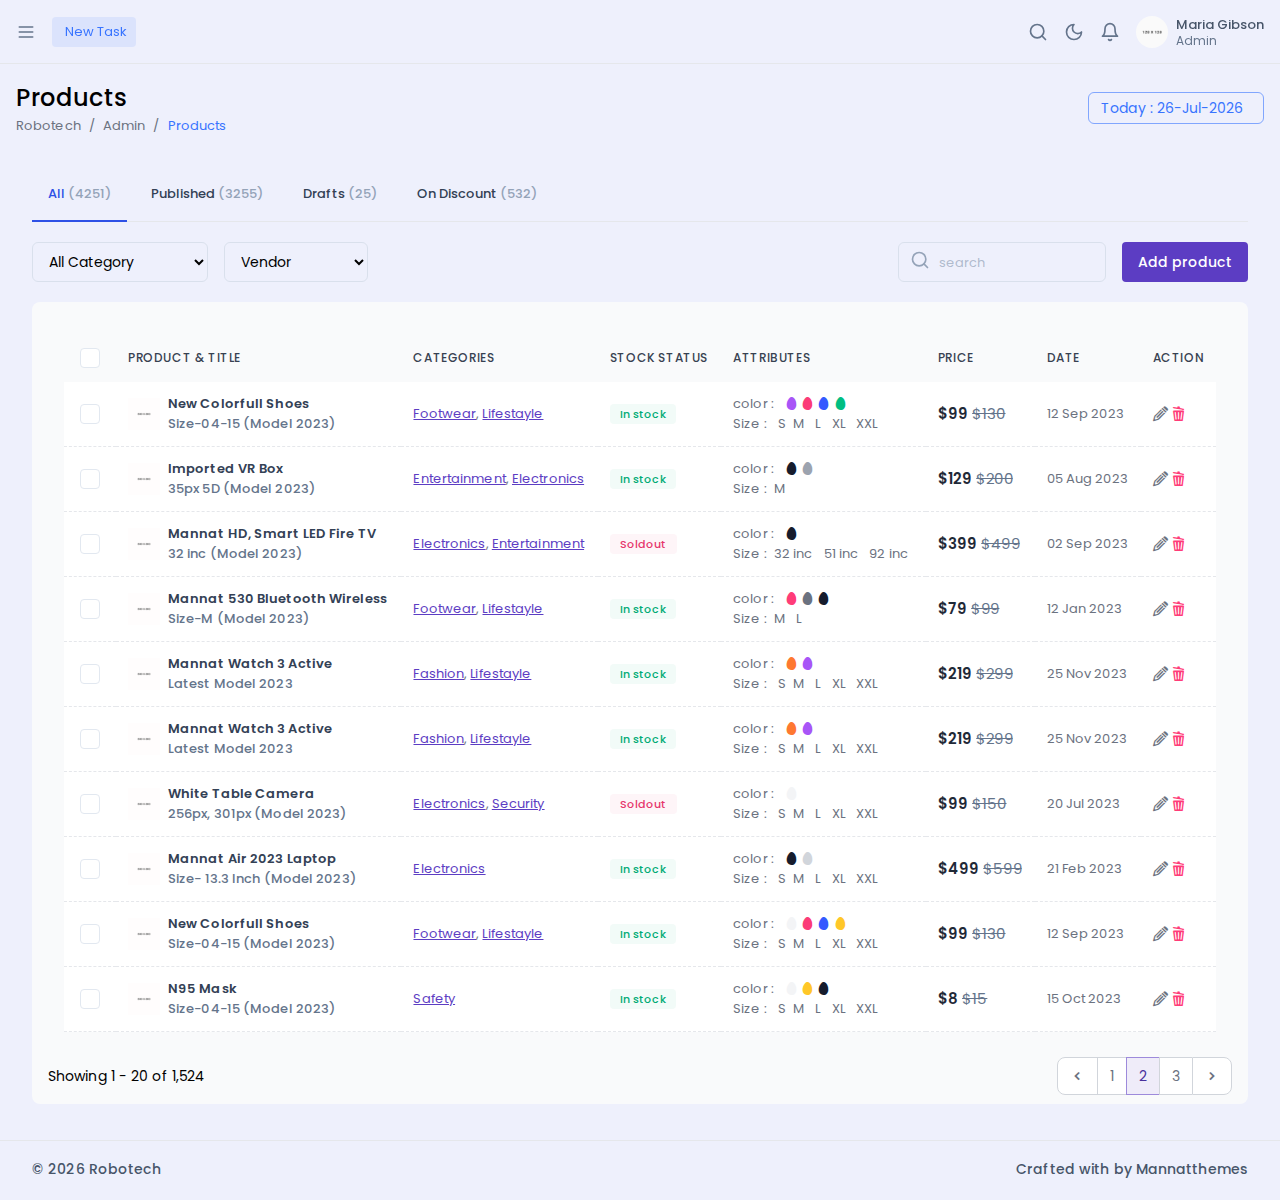
<file: admin-products.html>
<!DOCTYPE html>
<html lang="en" class="scroll-smooth group" data-sidebar="brand" dir="ltr">
    <head>
        <meta charset="utf-8" />
        <title>Robotech - Admin & Dashboard Template</title>
        <meta  name="viewport"  content="width=device-width, initial-scale=1, shrink-to-fit=no"/>
        <meta  content="Tailwind Multipurpose Admin & Dashboard Template"  name="description"/>
        <meta content="" name="Mannatthemes" />
        <meta http-equiv="X-UA-Compatible" content="IE=edge" />
        <!-- App favicon -->
        <link rel="shortcut icon" href="assets/images/favicon.ico" />
        
        <!-- Css -->
        <!-- Main Css -->
        <link rel="stylesheet" href="assets/libs/icofont/icofont.min.css">
        <link href="assets/libs/flatpickr/flatpickr.min.css" type="text/css" rel="stylesheet">
        <link rel="stylesheet" href="assets/css/tailwind.min.css">

    </head>
    
    <body data-layout-mode="light"  data-sidebar-size="default" data-theme-layout="vertical" class="bg-[#EEF0FC] dark:bg-gray-900">
    
        <!-- leftbar-tab-menu -->
        

        <div class="min-h-full z-[99]  fixed inset-y-0 print:hidden bg-gradient-to-t from-[#6f3dc3] from-10% via-[#603dc3] via-40% to-[#5c3dc3] to-100% dark:bg-[#603dc3] main-sidebar duration-300 group-data-[sidebar=dark]:bg-[#603dc3] group-data-[sidebar=brand]:bg-brand group-[.dark]:group-data-[sidebar=brand]:bg-[#603dc3]">
            <div class=" text-center border-b bg-[#603dc3] border-r h-[64px] flex justify-center items-center brand-logo dark:bg-[#603dc3] dark:border-slate-700/40 group-data-[sidebar=dark]:bg-[#603dc3] group-data-[sidebar=dark]:border-slate-700/40 group-data-[sidebar=brand]:bg-brand group-[.dark]:group-data-[sidebar=brand]:bg-[#603dc3] group-data-[sidebar=brand]:border-slate-700/40">
                <a href="index.html" class="logo">
                    <span>
                        <img src="assets/images/logo-sm.png" alt="logo-small" class="logo-sm h-8 align-middle inline-block">
                    </span>
                    <span>
                        <img src="assets/images/logo.png" alt="logo-large" class="logo-lg h-[28px] logo-light hidden dark:inline-block ms-1 group-data-[sidebar=dark]:inline-block group-data-[sidebar=brand]:inline-block">
                        <img src="assets/images/logo.png" alt="logo-large"
                            class="logo-lg h-[28px] logo-dark inline-block dark:hidden ms-1 group-data-[sidebar=dark]:hidden group-data-[sidebar=brand]:hidden">
                    </span>
                </a>
            </div>
            <div class="border-r pb-14 h-[100vh] dark:bg-[#603dc3] dark:border-slate-700/40 group-data-[sidebar=dark]:border-slate-700/40 group-data-[sidebar=brand]:border-slate-700/40" data-simplebar>
                <div class="p-4 block">
                    <ul class="navbar-nav">
                        <li class="uppercase text-[11px]  text-primary-500 dark:text-primary-400 mt-0 leading-4 mb-2 group-data-[sidebar=dark]:text-primary-400 group-data-[sidebar=brand]:text-primary-300">
                           <span class="text-[9px] text-slate-600 dark:text-slate-500 group-data-[sidebar=dark]:text-slate-500 group-data-[sidebar=brand]:text-slate-400">DashboardS & Apps</span></li>
                        <li>
                            <div id="parent-accordion" data-fc-type="accordion">
                                <a href="#"
                                   class="nav-link hover:bg-transparent hover:text-black  rounded-md dark:hover:text-slate-200   flex items-center  decoration-0 px-3 py-3 cursor-pointer group-data-[sidebar=dark]:hover:text-slate-200 group-data-[sidebar=brand]:hover:text-slate-200 "
                                   data-fc-type="collapse" data-fc-parent="parent-accordion">
                                    <span data-lucide="home"
                                          class="w-5 h-5 text-center text-slate-800 dark:text-slate-400 me-2 group-data-[sidebar=dark]:text-slate-400 group-data-[sidebar=brand]:text-slate-400"></span>
                                    <span>Admin</span>
                                    <i class="icofont-thin-down ms-auto inline-block text-[14px] transform transition-transform duration-300 text-slate-800 dark:text-slate-400 group-data-[sidebar=dark]:text-slate-400 group-data-[sidebar=brand]:text-slate-400 fc-collapse-open:rotate-180 "></i>
                                </a>

                                <div id="Admin-flush" class="hidden  overflow-hidden">
                                    <ul class="nav flex-col flex flex-wrap ps-0 mb-0 ms-2">
                                        <li class="nav-item relative block">
                                            <a href="index.html"
                                               class="nav-link  hover:text-primary-500  rounded-md dark:hover:text-primary-500 relative   flex items-center decoration-0 px-3 py-3 group-data-[sidebar=brand]:hover:text-slate-200">
                                                <i class="icofont-dotted-right me-2 text-slate-600 text-[8px] group-data-[sidebar=brand]:text-slate-400 "></i>
                                                Dashboard
                                            </a>
                                        </li>
                                        <li class="nav-item relative block">
                                            <a href="admin-products.html"
                                               class="nav-link  hover:text-primary-500  rounded-md dark:hover:text-primary-500 relative   flex items-center decoration-0 px-3 py-3 group-data-[sidebar=brand]:hover:text-slate-200">
                                                <i class="icofont-dotted-right me-2 text-slate-600 text-[8px] group-data-[sidebar=brand]:text-slate-400"></i>
                                                Products
                                            </a>
                                        </li>
                                        <li class="nav-item relative block">
                                            <a href="admin-add-product.html"
                                               class="nav-link  hover:text-primary-500  rounded-md dark:hover:text-primary-500 relative   flex items-center decoration-0 px-3 py-3 group-data-[sidebar=brand]:hover:text-slate-200">
                                                <i class="icofont-dotted-right me-2 text-slate-600 text-[8px] group-data-[sidebar=brand]:text-slate-400"></i>
                                               Add New Product
                                            </a>
                                        </li>
                                        <li class="nav-item relative block">
                                            <a href="admin-customers.html"
                                               class="nav-link  hover:text-primary-500  rounded-md dark:hover:text-primary-500 relative   flex items-center decoration-0 px-3 py-3 group-data-[sidebar=brand]:hover:text-slate-200">
                                                <i class="icofont-dotted-right me-2 text-slate-600 text-[8px] group-data-[sidebar=brand]:text-slate-400"></i>
                                                Customers
                                            </a>
                                        </li>
                                        <li class="nav-item relative block">
                                            <a href="admin-customers-details.html"
                                               class="nav-link  hover:text-primary-500  rounded-md dark:hover:text-primary-500 relative   flex items-center decoration-0 px-3 py-3 group-data-[sidebar=brand]:hover:text-slate-200">
                                                <i class="icofont-dotted-right me-2 text-slate-600 text-[8px] group-data-[sidebar=brand]:text-slate-400"></i>
                                                Customers Details
                                            </a>
                                        </li>
                                        <li class="nav-item relative block">
                                            <a href="admin-orders.html"
                                               class="nav-link  hover:text-primary-500  rounded-md dark:hover:text-primary-500 relative   flex items-center decoration-0 px-3 py-3 group-data-[sidebar=brand]:hover:text-slate-200">
                                                <i class="icofont-dotted-right me-2 text-slate-600 text-[8px] group-data-[sidebar=brand]:text-slate-400"></i>
                                                Orders
                                            </a>
                                        </li>
                                        <li class="nav-item relative block">
                                            <a href="admin-order-details.html"
                                               class="nav-link  hover:text-primary-500  rounded-md dark:hover:text-primary-500 relative   flex items-center decoration-0 px-3 py-3 group-data-[sidebar=brand]:hover:text-slate-200">
                                                <i class="icofont-dotted-right me-2 text-slate-600 text-[8px] group-data-[sidebar=brand]:text-slate-400"></i>
                                                Order Details
                                            </a>
                                        </li>
                                        <li class="nav-item relative block">
                                            <a href="admin-refund.html"
                                               class="nav-link  hover:text-primary-500  rounded-md dark:hover:text-primary-500 relative   flex items-center decoration-0 px-3 py-3 group-data-[sidebar=brand]:hover:text-slate-200">
                                                <i class="icofont-dotted-right me-2 text-slate-600 text-[8px] group-data-[sidebar=brand]:text-slate-400"></i>
                                               Refund
                                            </a>
                                        </li>
                                    </ul>                            
                                </div>
                                <a href="#"
                                    class="nav-link hover:bg-transparent hover:text-black  rounded-md dark:hover:text-slate-200   flex items-center  decoration-0 px-3 py-3 cursor-pointer group-data-[sidebar=dark]:hover:text-slate-200 group-data-[sidebar=brand]:hover:text-slate-200 "
                                    data-fc-type="collapse" data-fc-parent="parent-accordion">
                                    <span data-lucide="home"
                                        class="w-5 h-5 text-center text-slate-800 dark:text-slate-400 me-2 group-data-[sidebar=dark]:text-slate-400 group-data-[sidebar=brand]:text-slate-400"></span>
                                    <span>Customer</span>
                                    <i class="icofont-thin-down ms-auto inline-block text-[14px] transform transition-transform duration-300 text-slate-800 dark:text-slate-400 group-data-[sidebar=dark]:text-slate-400 group-data-[sidebar=brand]:text-slate-400 fc-collapse-open:rotate-180 "></i>
                                </a>
                                <div id="Customer-flush" class="hidden  overflow-hidden">
                                    <ul class="nav flex-col flex flex-wrap ps-0 mb-0 ms-2">
                                        <li class="nav-item relative block">
                                            <a href="customers-home.html"
                                               class="nav-link  hover:text-primary-500  rounded-md dark:hover:text-primary-500 relative   flex items-center decoration-0 px-3 py-3 group-data-[sidebar=brand]:hover:text-slate-200">
                                                <i class="icofont-dotted-right me-2 text-slate-600 text-[8px] group-data-[sidebar=brand]:text-slate-400 "></i>
                                                Home 
                                            </a>
                                        </li>
                                        <li class="nav-item relative block">
                                            <a href="customers-pro-details.html"
                                               class="nav-link  hover:text-primary-500  rounded-md dark:hover:text-primary-500 relative   flex items-center decoration-0 px-3 py-3 group-data-[sidebar=brand]:hover:text-slate-200">
                                                <i class="icofont-dotted-right me-2 text-slate-600 text-[8px] group-data-[sidebar=brand]:text-slate-400"></i>
                                                Product details
                                            </a>
                                        </li>
                                        <li class="nav-item relative block">
                                            <a href="customers-products.html"
                                               class="nav-link  hover:text-primary-500  rounded-md dark:hover:text-primary-500 relative   flex items-center decoration-0 px-3 py-3 group-data-[sidebar=brand]:hover:text-slate-200">
                                                <i class="icofont-dotted-right me-2 text-slate-600 text-[8px] group-data-[sidebar=brand]:text-slate-400"></i>
                                               Product filter
                                            </a>
                                        </li>
                                        <li class="nav-item relative block">
                                            <a href="customers-cart.html"
                                               class="nav-link  hover:text-primary-500  rounded-md dark:hover:text-primary-500 relative   flex items-center decoration-0 px-3 py-3 group-data-[sidebar=brand]:hover:text-slate-200">
                                                <i class="icofont-dotted-right me-2 text-slate-600 text-[8px] group-data-[sidebar=brand]:text-slate-400"></i>
                                                Cart
                                            </a>
                                        </li>
                                        <li class="nav-item relative block">
                                            <a href="customers-checkout.html"
                                               class="nav-link  hover:text-primary-500  rounded-md dark:hover:text-primary-500 relative   flex items-center decoration-0 px-3 py-3 group-data-[sidebar=brand]:hover:text-slate-200">
                                                <i class="icofont-dotted-right me-2 text-slate-600 text-[8px] group-data-[sidebar=brand]:text-slate-400"></i>
                                                Checkout
                                            </a>
                                        </li>
                                        <li class="nav-item relative block">
                                            <a href="customers-profile.html"
                                               class="nav-link  hover:text-primary-500  rounded-md dark:hover:text-primary-500 relative   flex items-center decoration-0 px-3 py-3 group-data-[sidebar=brand]:hover:text-slate-200">
                                                <i class="icofont-dotted-right me-2 text-slate-600 text-[8px] group-data-[sidebar=brand]:text-slate-400"></i>
                                                Profile
                                            </a>
                                        </li>
                                        <li class="nav-item relative block">
                                            <a href="customers-stores.html"
                                               class="nav-link  hover:text-primary-500  rounded-md dark:hover:text-primary-500 relative   flex items-center decoration-0 px-3 py-3 group-data-[sidebar=brand]:hover:text-slate-200">
                                                <i class="icofont-dotted-right me-2 text-slate-600 text-[8px] group-data-[sidebar=brand]:text-slate-400"></i>
                                               Favourite store
                                            </a>
                                        </li>
                                        <li class="nav-item relative block">
                                            <a href="customers-wishlist.html"
                                               class="nav-link  hover:text-primary-500  rounded-md dark:hover:text-primary-500 relative   flex items-center decoration-0 px-3 py-3 group-data-[sidebar=brand]:hover:text-slate-200">
                                                <i class="icofont-dotted-right me-2 text-slate-600 text-[8px] group-data-[sidebar=brand]:text-slate-400"></i>
                                               Wishlist
                                            </a>
                                        </li>
                                        <li class="nav-item relative block">
                                            <a href="customers-order-track.html"
                                               class="nav-link  hover:text-primary-500  rounded-md dark:hover:text-primary-500 relative   flex items-center decoration-0 px-3 py-3 group-data-[sidebar=brand]:hover:text-slate-200">
                                                <i class="icofont-dotted-right me-2 text-slate-600 text-[8px] group-data-[sidebar=brand]:text-slate-400"></i>
                                               Order track
                                            </a>
                                        </li>
                                        <li class="nav-item relative block">
                                            <a href="customers-invoice.html"
                                               class="nav-link  hover:text-primary-500  rounded-md dark:hover:text-primary-500 relative   flex items-center decoration-0 px-3 py-3 group-data-[sidebar=brand]:hover:text-slate-200">
                                                <i class="icofont-dotted-right me-2 text-slate-600 text-[8px] group-data-[sidebar=brand]:text-slate-400"></i>
                                               Invoice
                                            </a>
                                        </li>
                                    </ul>                            
                                </div>
                                <div data-fc-type="collapse" data-fc-parent="parent-accordion">
                                    <a href="#"
                                       class="nav-link hover:bg-transparent hover:text-black  rounded-md dark:hover:text-slate-200   flex items-center  decoration-0 px-3 py-3 cursor-pointer group-data-[sidebar=dark]:hover:text-slate-200 group-data-[sidebar=brand]:hover:text-slate-200">
                                        <span data-lucide="grid"
                                              class="w-5 h-5 text-center text-slate-800 me-2 dark:text-slate-400 group-data-[sidebar=dark]:text-slate-400 group-data-[sidebar=brand]:text-slate-400"></span>
                                        <span>Apps</span>
                                        <i class="icofont-thin-down fc-collapse-open:rotate-180 ms-auto inline-block text-[14px] transform transition-transform duration-300 text-slate-800 dark:text-slate-400 group-data-[sidebar=dark]:text-slate-400 group-data-[sidebar=brand]:text-slate-400"></i>
                                    </a>
                                </div>
                                <div class="hidden  overflow-hidden">
                                    <ul class="nav flex-col flex flex-wrap ps-0 mb-0 ms-2" id="apps-accordion"
                                        data-fc-type="accordion">
                                        <li class="nav-item relative block">
                                            <a href="apps-chat.html"
                                               class="nav-link  hover:text-primary-500  rounded-md dark:hover:text-primary-500 relative group-data-[sidebar=brand]:hover:text-slate-200  flex items-center decoration-0 px-3 py-3">
                                                <i class="icofont-dotted-right me-2 text-slate-600 text-[8px] group-data-[sidebar=brand]:text-slate-400"></i>
                                                Chat
                                            </a>
                                        </li>
                                        <li class="nav-item relative block">
                                            <a href="apps-contact-list.html"
                                               class="nav-link  hover:text-primary-500  rounded-md dark:hover:text-primary-500 relative group-data-[sidebar=brand]:hover:text-slate-200   flex items-center decoration-0 px-3 py-3">
                                                <i class="icofont-dotted-right me-2 text-slate-600 text-[8px] group-data-[sidebar=brand]:text-slate-400"></i>
                                                Contact List
                                            </a>
                                        </li>
                                        <li class="nav-item relative block">
                                            <a href="apps-calendar.html"
                                               class="nav-link  hover:text-primary-500  rounded-md dark:hover:text-primary-500 relative group-data-[sidebar=brand]:hover:text-slate-200   flex items-center decoration-0 px-3 py-3">
                                                <i class="icofont-dotted-right me-2 text-slate-600 text-[8px] group-data-[sidebar=brand]:text-slate-400"></i>
                                                Calendar
                                            </a>
                                        </li>
                                        <li class="nav-item relative block">
                                            <a href="apps-files.html"
                                               class="nav-link  hover:text-primary-500  rounded-md dark:hover:text-primary-500 relative group-data-[sidebar=brand]:hover:text-slate-200   flex items-center decoration-0 px-3 py-3">
                                                <i class="icofont-dotted-right me-2 text-slate-600 text-[8px] group-data-[sidebar=brand]:text-slate-400"></i>
                                                File Mamager
                                            </a>
                                        </li>
                                        <li class="nav-item relative block">
                                            <a href="apps-invoice.html"
                                               class="nav-link  hover:text-primary-500  rounded-md dark:hover:text-primary-500 relative group-data-[sidebar=brand]:hover:text-slate-200   flex items-center decoration-0 px-3 py-3">
                                                <i class="icofont-dotted-right me-2 text-slate-600 text-[8px] group-data-[sidebar=brand]:text-slate-400"></i>
                                                Invoice
                                            </a>
                                        </li>
                                        <li>
                                            <div id="Email" data-fc-type="collapse" data-fc-parent="apps-accordion">
                                                <a href="#"
                                                   class="nav-link hover:bg-transparent hover:text-black  rounded-md dark:hover:text-slate-200   flex items-center  decoration-0 px-3 py-3 cursor-pointer group-data-[sidebar=dark]:hover:text-slate-200 group-data-[sidebar=brand]:hover:text-slate-200 "
                                                   aria-expanded="false" aria-controls="Email-flush">
                                                    <i class="icofont-dotted-right me-2 text-slate-600 text-[8px] group-data-[sidebar=brand]:text-slate-400"></i>
                                                    <span>Email</span>
                                                    <i class="icofont-thin-down ms-auto inline-block text-[14px] transform transition-transform duration-300 text-slate-800 dark:text-slate-400 group-data-[sidebar=dark]:text-slate-400 group-data-[sidebar=brand]:text-slate-400  fc-collapse-open:rotate-180"></i>
                                                </a>
                                            </div>
                                            <div id="Email-flush" class=" hidden  overflow-hidden "
                                                 aria-labelledby="Email">
                                                <ul class="nav flex-col flex flex-wrap ps-0 mb-0 ms-2">
                                                    <li class="nav-item relative block">
                                                        <a href="apps-email-inbox.html"
                                                           class="nav-link  hover:text-primary-500  rounded-md dark:hover:text-primary-500 relative group-data-[sidebar=brand]:hover:text-slate-200   flex items-center decoration-0 px-3 py-3">
                                                            <i class="icofont-dotted-right me-2 text-slate-600 text-[8px] group-data-[sidebar=brand]:text-slate-400"></i>
                                                            Inbox
                                                        </a>
                                                    </li>
                                                    <li class="nav-item relative block">
                                                        <a href="apps-email-read.html"
                                                           class="nav-link  hover:text-primary-500  rounded-md dark:hover:text-primary-500 relative group-data-[sidebar=brand]:hover:text-slate-200   flex items-center decoration-0 px-3 py-3">
                                                            <i class="icofont-dotted-right me-2 text-slate-600 text-[8px] group-data-[sidebar=brand]:text-slate-400"></i>
                                                            Read Email
                                                        </a>
                                                    </li>
                                                </ul>
                                            </div>
                                        </li>
                                
                                    </ul>
                                </div>

                        
                                <div class="border-b border-dashed dark:border-slate-700/40 my-3 group-data-[sidebar=dark]:border-slate-700/40 group-data-[sidebar=brand]:border-slate-700/40"></div>
                                <div class="text-[9px] text-slate-600 dark:text-slate-500 group-data-[sidebar=dark]:text-slate-500 group-data-[sidebar=brand]:text-slate-400">
                                    C<span>omponents & Extra</span>
                                </div>
                                <div data-fc-type="collapse" data-fc-parent="parent-accordion">
                                    <a href="#"
                                       class="nav-link hover:bg-transparent hover:text-black  rounded-md dark:hover:text-slate-200   flex items-center  decoration-0 px-3 py-3 cursor-pointer group-data-[sidebar=dark]:hover:text-slate-200 group-data-[sidebar=brand]:hover:text-slate-200">
                                        <span data-lucide="box"
                                              class="w-5 h-5 text-center text-slate-800 me-2 dark:text-slate-400 group-data-[sidebar=dark]:text-slate-400 group-data-[sidebar=brand]:text-slate-400"></span>
                                        <span>UI Kit</span>
                                        <i class="icofont-thin-down fc-collapse-open:rotate-180 ms-auto inline-block text-[14px] transform transition-transform duration-300 text-slate-800 dark:text-slate-400 group-data-[sidebar=dark]:text-slate-400 group-data-[sidebar=brand]:text-slate-400"></i>
                                    </a>
                                </div>
                                <div class="hidden  overflow-hidden">
                                    <ul class="nav flex-col flex flex-wrap ps-0 mb-0 ms-2" id="UI_Kit-accordion"
                                        data-fc-type="accordion">
                                        <li>
                                            <div id="UI_Elements" data-fc-type="collapse" data-fc-parent="UI_Kit-accordion">
                                                <a href="#"
                                                   class="nav-link hover:bg-transparent hover:text-black  rounded-md dark:hover:text-slate-200   flex items-center  decoration-0 px-3 py-3 cursor-pointer group-data-[sidebar=dark]:hover:text-slate-200 group-data-[sidebar=brand]:hover:text-slate-200"
                                                   aria-expanded="false" aria-controls="UI_Elements-flush">
                                                    <i class="icofont-dotted-right me-2 text-slate-600 text-[8px] group-data-[sidebar=brand]:text-slate-400"></i>
                                                    <span>UI Elements</span>
                                                    <i class="icofont-thin-down ms-auto inline-block text-[14px] transform transition-transform duration-300 text-slate-800 dark:text-slate-400 group-data-[sidebar=dark]:text-slate-400 group-data-[sidebar=brand]:text-slate-400 fc-collapse-open:rotate-180"></i>
                                                </a>
                                            </div>
                                            <div id="UI_Elements-flush" class=" hidden  overflow-hidden "
                                                 aria-labelledby="UI_Elements">
                                                <ul class="nav flex-col flex flex-wrap ps-0 mb-0 ms-2">
                                                    <li class="nav-item relative block">
                                                        <a href="ui-alerts.html"
                                                           class="nav-link  hover:text-primary-500  rounded-md dark:hover:text-primary-500 relative group-data-[sidebar=brand]:hover:text-slate-200   flex items-center decoration-0 px-3 py-3">
                                                            <i class="icofont-dotted-right me-2 text-slate-600 text-[8px] group-data-[sidebar=brand]:text-slate-400"></i>
                                                            Alerts
                                                        </a>
                                                    </li>
                                                    <li class="nav-item relative block">
                                                        <a href="ui-avatars.html"
                                                           class="nav-link  hover:text-primary-500  rounded-md dark:hover:text-primary-500 relative group-data-[sidebar=brand]:hover:text-slate-200   flex items-center decoration-0 px-3 py-3">
                                                            <i class="icofont-dotted-right me-2 text-slate-600 text-[8px] group-data-[sidebar=brand]:text-slate-400"></i>
                                                            Avatars
                                                        </a>
                                                    </li>
                                                    <li class="nav-item relative block">
                                                        <a href="ui-buttons.html"
                                                           class="nav-link  hover:text-primary-500  rounded-md dark:hover:text-primary-500 relative group-data-[sidebar=brand]:hover:text-slate-200   flex items-center decoration-0 px-3 py-3">
                                                            <i class="icofont-dotted-right me-2 text-slate-600 text-[8px] group-data-[sidebar=brand]:text-slate-400"></i>
                                                            Buttons
                                                        </a>
                                                    </li>
                                                    <li class="nav-item relative block">
                                                        <a href="ui-badges.html"
                                                           class="nav-link  hover:text-primary-500  rounded-md dark:hover:text-primary-500 relative group-data-[sidebar=brand]:hover:text-slate-200   flex items-center decoration-0 px-3 py-3">
                                                            <i class="icofont-dotted-right me-2 text-slate-600 text-[8px] group-data-[sidebar=brand]:text-slate-400"></i>
                                                            Budges
                                                        </a>
                                                    </li>
                                                    <li class="nav-item relative block">
                                                        <a href="ui-cards.html"
                                                           class="nav-link  hover:text-primary-500  rounded-md dark:hover:text-primary-500 relative group-data-[sidebar=brand]:hover:text-slate-200   flex items-center decoration-0 px-3 py-3">
                                                            <i class="icofont-dotted-right me-2 text-slate-600 text-[8px] group-data-[sidebar=brand]:text-slate-400"></i>
                                                            Cards
                                                        </a>
                                                    </li>
                                                    <li class="nav-item relative block">
                                                        <a href="ui-carousels.html"
                                                           class="nav-link  hover:text-primary-500  rounded-md dark:hover:text-primary-500 relative group-data-[sidebar=brand]:hover:text-slate-200   flex items-center decoration-0 px-3 py-3">
                                                            <i class="icofont-dotted-right me-2 text-slate-600 text-[8px] group-data-[sidebar=brand]:text-slate-400"></i>
                                                            Carousels
                                                        </a>
                                                    </li>
                                                    <li class="nav-item relative block">
                                                        <a href="ui-dropdowns.html"
                                                           class="nav-link  hover:text-primary-500  rounded-md dark:hover:text-primary-500 relative group-data-[sidebar=brand]:hover:text-slate-200   flex items-center decoration-0 px-3 py-3">
                                                            <i class="icofont-dotted-right me-2 text-slate-600 text-[8px] group-data-[sidebar=brand]:text-slate-400"></i>
                                                            Dropdowns
                                                        </a>
                                                    </li>
                                                    <li class="nav-item relative block">
                                                        <a href="ui-grids.html"
                                                           class="nav-link  hover:text-primary-500  rounded-md dark:hover:text-primary-500 relative group-data-[sidebar=brand]:hover:text-slate-200   flex items-center decoration-0 px-3 py-3">
                                                            <i class="icofont-dotted-right me-2 text-slate-600 text-[8px] group-data-[sidebar=brand]:text-slate-400"></i>
                                                            Grids
                                                        </a>
                                                    </li>
                                                    <li class="nav-item relative block">
                                                        <a href="ui-images.html"
                                                           class="nav-link  hover:text-primary-500  rounded-md dark:hover:text-primary-500 relative group-data-[sidebar=brand]:hover:text-slate-200   flex items-center decoration-0 px-3 py-3">
                                                            <i class="icofont-dotted-right me-2 text-slate-600 text-[8px] group-data-[sidebar=brand]:text-slate-400"></i>
                                                            Images
                                                        </a>
                                                    </li>
                                                    <li class="nav-item relative block">
                                                        <a href="ui-lists.html"
                                                           class="nav-link  hover:text-primary-500  rounded-md dark:hover:text-primary-500 relative group-data-[sidebar=brand]:hover:text-slate-200   flex items-center decoration-0 px-3 py-3">
                                                            <i class="icofont-dotted-right me-2 text-slate-600 text-[8px] group-data-[sidebar=brand]:text-slate-400"></i>
                                                            Lists
                                                        </a>
                                                    </li>
                                                    <li class="nav-item relative block">
                                                        <a href="ui-modals.html"
                                                           class="nav-link  hover:text-primary-500  rounded-md dark:hover:text-primary-500 relative group-data-[sidebar=brand]:hover:text-slate-200   flex items-center decoration-0 px-3 py-3">
                                                            <i class="icofont-dotted-right me-2 text-slate-600 text-[8px] group-data-[sidebar=brand]:text-slate-400"></i>
                                                            Modals
                                                        </a>
                                                    </li>
                                                    <li class="nav-item relative block">
                                                        <a href="ui-navs.html"
                                                           class="nav-link  hover:text-primary-500  rounded-md dark:hover:text-primary-500 relative group-data-[sidebar=brand]:hover:text-slate-200   flex items-center decoration-0 px-3 py-3">
                                                            <i class="icofont-dotted-right me-2 text-slate-600 text-[8px] group-data-[sidebar=brand]:text-slate-400"></i>
                                                            Navs
                                                        </a>
                                                    </li>
                                                    <li class="nav-item relative block">
                                                        <a href="ui-navbars.html"
                                                           class="nav-link  hover:text-primary-500  rounded-md dark:hover:text-primary-500 relative group-data-[sidebar=brand]:hover:text-slate-200   flex items-center decoration-0 px-3 py-3">
                                                            <i class="icofont-dotted-right me-2 text-slate-600 text-[8px] group-data-[sidebar=brand]:text-slate-400"></i>
                                                            Navbars
                                                        </a>
                                                    </li>
                                                    <li class="nav-item relative block">
                                                        <a href="ui-paginations.html"
                                                           class="nav-link  hover:text-primary-500  rounded-md dark:hover:text-primary-500 relative group-data-[sidebar=brand]:hover:text-slate-200   flex items-center decoration-0 px-3 py-3">
                                                            <i class="icofont-dotted-right me-2 text-slate-600 text-[8px] group-data-[sidebar=brand]:text-slate-400"></i>
                                                            Paginations
                                                        </a>
                                                    </li>
                                                    <li class="nav-item relative block">
                                                        <a href="ui-popover-tooltips.html"
                                                           class="nav-link  hover:text-primary-500  rounded-md dark:hover:text-primary-500 relative group-data-[sidebar=brand]:hover:text-slate-200   flex items-center decoration-0 px-3 py-3">
                                                            <i class="icofont-dotted-right me-2 text-slate-600 text-[8px] group-data-[sidebar=brand]:text-slate-400"></i>
                                                            Popover & Tooltips
                                                        </a>
                                                    </li>
                                                    <li class="nav-item relative block">
                                                        <a href="ui-progress.html"
                                                           class="nav-link  hover:text-primary-500  rounded-md dark:hover:text-primary-500 relative group-data-[sidebar=brand]:hover:text-slate-200   flex items-center decoration-0 px-3 py-3">
                                                            <i class="icofont-dotted-right me-2 text-slate-600 text-[8px] group-data-[sidebar=brand]:text-slate-400"></i>
                                                            Progress
                                                        </a>
                                                    </li>
                                                    <li class="nav-item relative block">
                                                        <a href="ui-spinners.html"
                                                           class="nav-link  hover:text-primary-500  rounded-md dark:hover:text-primary-500 relative group-data-[sidebar=brand]:hover:text-slate-200   flex items-center decoration-0 px-3 py-3">
                                                            <i class="icofont-dotted-right me-2 text-slate-600 text-[8px] group-data-[sidebar=brand]:text-slate-400"></i>
                                                            Spinners
                                                        </a>
                                                    </li>
                                                    <li class="nav-item relative block">
                                                        <a href="ui-tabs-accordions.html"
                                                           class="nav-link  hover:text-primary-500  rounded-md dark:hover:text-primary-500 relative group-data-[sidebar=brand]:hover:text-slate-200   flex items-center decoration-0 px-3 py-3">
                                                            <i class="icofont-dotted-right me-2 text-slate-600 text-[8px] group-data-[sidebar=brand]:text-slate-400"></i>
                                                            Tabs & Accordions
                                                        </a>
                                                    </li>
                                                    <li class="nav-item relative block">
                                                        <a href="ui-typography.html"
                                                           class="nav-link  hover:text-primary-500  rounded-md dark:hover:text-primary-500 relative group-data-[sidebar=brand]:hover:text-slate-200   flex items-center decoration-0 px-3 py-3">
                                                            <i class="icofont-dotted-right me-2 text-slate-600 text-[8px] group-data-[sidebar=brand]:text-slate-400"></i>
                                                            Typography
                                                        </a>
                                                    </li>
                                                    <li class="nav-item relative block">
                                                        <a href="ui-videos.html"
                                                           class="nav-link  hover:text-primary-500  rounded-md dark:hover:text-primary-500 relative group-data-[sidebar=brand]:hover:text-slate-200   flex items-center decoration-0 px-3 py-3">
                                                            <i class="icofont-dotted-right me-2 text-slate-600 text-[8px] group-data-[sidebar=brand]:text-slate-400"></i>
                                                            Videos
                                                        </a>
                                                    </li>
                                                </ul>
                                            </div>
                                        </li>

                                        <li>
                                            <div id="Advanced_UI" data-fc-type="collapse" data-fc-parent="UI_Kit-accordion">
                                                <a href="#"
                                                   class="nav-link hover:bg-transparent hover:text-black  rounded-md dark:hover:text-slate-200   flex items-center  decoration-0 px-3 py-3 cursor-pointer group-data-[sidebar=dark]:hover:text-slate-200 group-data-[sidebar=brand]:hover:text-slate-200 "
                                                   aria-expanded="false" aria-controls="Advanced_UI-flush">
                                                    <i class="icofont-dotted-right me-2 text-slate-600 text-[8px] group-data-[sidebar=brand]:text-slate-400"></i>
                                                    <span>Advanced UI</span>
                                                    <i class="icofont-thin-down ms-auto inline-block text-[14px] transform transition-transform duration-300 text-slate-800 dark:text-slate-400 group-data-[sidebar=dark]:text-slate-400 group-data-[sidebar=brand]:text-slate-400  fc-collapse-open:rotate-180"></i>
                                                </a>
                                            </div>
                                            <div id="Advanced_UI-flush" class=" hidden  overflow-hidden "
                                                 aria-labelledby="Advanced_UI">
                                                <ul class="nav flex-col flex flex-wrap ps-0 mb-0 ms-2">
                                                    <li class="nav-item relative block">
                                                        <a href="advanced-animation.html"
                                                           class="nav-link  hover:text-primary-500  rounded-md dark:hover:text-primary-500 relative group-data-[sidebar=brand]:hover:text-slate-200   flex items-center decoration-0 px-3 py-3">
                                                            <i class="icofont-dotted-right me-2 text-slate-600 text-[8px] group-data-[sidebar=brand]:text-slate-400"></i>
                                                            Animation
                                                        </a>
                                                    </li>
                                                    <li class="nav-item relative block">
                                                        <a href="advanced-clipboard.html"
                                                           class="nav-link  hover:text-primary-500  rounded-md dark:hover:text-primary-500 relative group-data-[sidebar=brand]:hover:text-slate-200   flex items-center decoration-0 px-3 py-3">
                                                            <i class="icofont-dotted-right me-2 text-slate-600 text-[8px] group-data-[sidebar=brand]:text-slate-400"></i>
                                                            Clipboard
                                                        </a>
                                                    </li>
                                                    <li class="nav-item relative block">
                                                        <a href="advanced-dragula.html"
                                                           class="nav-link  hover:text-primary-500  rounded-md dark:hover:text-primary-500 relative group-data-[sidebar=brand]:hover:text-slate-200   flex items-center decoration-0 px-3 py-3">
                                                            <i class="icofont-dotted-right me-2 text-slate-600 text-[8px] group-data-[sidebar=brand]:text-slate-400"></i>
                                                            Dragula
                                                        </a>
                                                    </li>
                                                    <li class="nav-item relative block">
                                                        <a href="advanced-highlight.html"
                                                           class="nav-link  hover:text-primary-500  rounded-md dark:hover:text-primary-500 relative group-data-[sidebar=brand]:hover:text-slate-200   flex items-center decoration-0 px-3 py-3">
                                                            <i class="icofont-dotted-right me-2 text-slate-600 text-[8px] group-data-[sidebar=brand]:text-slate-400"></i>
                                                            Highlight
                                                        </a>
                                                    </li>
                                                    <li class="nav-item relative block">
                                                        <a href="advanced-rangeslider.html"
                                                           class="nav-link  hover:text-primary-500  rounded-md dark:hover:text-primary-500 relative group-data-[sidebar=brand]:hover:text-slate-200   flex items-center decoration-0 px-3 py-3">
                                                            <i class="icofont-dotted-right me-2 text-slate-600 text-[8px] group-data-[sidebar=brand]:text-slate-400"></i>
                                                            Range Slider
                                                        </a>
                                                    </li>
                                                    <li class="nav-item relative block">
                                                        <a href="advanced-ratings.html"
                                                           class="nav-link  hover:text-primary-500  rounded-md dark:hover:text-primary-500 relative group-data-[sidebar=brand]:hover:text-slate-200   flex items-center decoration-0 px-3 py-3">
                                                            <i class="icofont-dotted-right me-2 text-slate-600 text-[8px] group-data-[sidebar=brand]:text-slate-400"></i>
                                                            Ratings
                                                        </a>
                                                    </li>
                                                    <li class="nav-item relative block">
                                                        <a href="advanced-ribbons.html"
                                                           class="nav-link  hover:text-primary-500  rounded-md dark:hover:text-primary-500 relative group-data-[sidebar=brand]:hover:text-slate-200   flex items-center decoration-0 px-3 py-3">
                                                            <i class="icofont-dotted-right me-2 text-slate-600 text-[8px] group-data-[sidebar=brand]:text-slate-400"></i>
                                                            Ribbons
                                                        </a>
                                                    </li>
                                                    <li class="nav-item relative block">
                                                        <a href="advanced-sweetalerts.html"
                                                           class="nav-link  hover:text-primary-500  rounded-md dark:hover:text-primary-500 relative group-data-[sidebar=brand]:hover:text-slate-200   flex items-center decoration-0 px-3 py-3">
                                                            <i class="icofont-dotted-right me-2 text-slate-600 text-[8px] group-data-[sidebar=brand]:text-slate-400"></i>
                                                            Sweet Alert
                                                        </a>
                                                    </li>
                                                </ul>
                                            </div>
                                        </li>

                                        <li>
                                            <div id="Forms" data-fc-type="collapse" data-fc-parent="UI_Kit-accordion">
                                                <a href="#"
                                                   class="nav-link hover:bg-transparent hover:text-black  rounded-md dark:hover:text-slate-200   flex items-center  decoration-0 px-3 py-3 cursor-pointer group-data-[sidebar=dark]:hover:text-slate-200 group-data-[sidebar=brand]:hover:text-slate-200"
                                                   aria-expanded="false" aria-controls="Forms-flush">
                                                    <i class="icofont-dotted-right me-2 text-slate-600 text-[8px] group-data-[sidebar=brand]:text-slate-400"></i>
                                                    <span>Forms</span>
                                                    <i class="icofont-thin-down ms-auto inline-block text-[14px] transform transition-transform duration-300 text-slate-800 dark:text-slate-400 group-data-[sidebar=dark]:text-slate-400 group-data-[sidebar=brand]:text-slate-400 fc-collapse-open:rotate-180"></i>
                                                </a>
                                            </div>
                                            <div id="Forms-flush" class=" hidden  overflow-hidden "
                                                 aria-labelledby="Forms">
                                                <ul class="nav flex-col flex flex-wrap ps-0 mb-0 ms-2">
                                                    <li class="nav-item relative block">
                                                        <a href="forms-elements.html"
                                                           class="nav-link  hover:text-primary-500  rounded-md dark:hover:text-primary-500 relative group-data-[sidebar=brand]:hover:text-slate-200   flex items-center decoration-0 px-3 py-3">
                                                            <i class="icofont-dotted-right me-2 text-slate-600 text-[8px] group-data-[sidebar=brand]:text-slate-400"></i>
                                                            Basic Elements
                                                        </a>
                                                    </li> 
                                                    <li class="nav-item relative block">
                                                        <a href="forms-advance.html"
                                                           class="nav-link  hover:text-primary-500  rounded-md dark:hover:text-primary-500 relative group-data-[sidebar=brand]:hover:text-slate-200   flex items-center decoration-0 px-3 py-3">
                                                            <i class="icofont-dotted-right me-2 text-slate-600 text-[8px] group-data-[sidebar=brand]:text-slate-400"></i>
                                                            Advanced Elements
                                                        </a>
                                                    </li> 
                                                    <li class="nav-item relative block">
                                                        <a href="forms-validation.html"
                                                           class="nav-link  hover:text-primary-500  rounded-md dark:hover:text-primary-500 relative group-data-[sidebar=brand]:hover:text-slate-200   flex items-center decoration-0 px-3 py-3">
                                                            <i class="icofont-dotted-right me-2 text-slate-600 text-[8px] group-data-[sidebar=brand]:text-slate-400"></i>
                                                            Validation
                                                        </a>
                                                    </li>   
                                                    <li class="nav-item relative block">
                                                        <a href="forms-wizard.html"
                                                           class="nav-link  hover:text-primary-500  rounded-md dark:hover:text-primary-500 relative group-data-[sidebar=brand]:hover:text-slate-200   flex items-center decoration-0 px-3 py-3">
                                                            <i class="icofont-dotted-right me-2 text-slate-600 text-[8px] group-data-[sidebar=brand]:text-slate-400"></i>
                                                            Wizard
                                                        </a>
                                                    </li>   
                                                    <li class="nav-item relative block">
                                                        <a href="forms-editors.html"
                                                           class="nav-link  hover:text-primary-500  rounded-md dark:hover:text-primary-500 relative group-data-[sidebar=brand]:hover:text-slate-200   flex items-center decoration-0 px-3 py-3">
                                                            <i class="icofont-dotted-right me-2 text-slate-600 text-[8px] group-data-[sidebar=brand]:text-slate-400"></i>
                                                            Editors
                                                        </a>
                                                    </li>   
                                                    <li class="nav-item relative block">
                                                        <a href="forms-uploads.html"
                                                           class="nav-link  hover:text-primary-500  rounded-md dark:hover:text-primary-500 relative group-data-[sidebar=brand]:hover:text-slate-200   flex items-center decoration-0 px-3 py-3">
                                                            <i class="icofont-dotted-right me-2 text-slate-600 text-[8px] group-data-[sidebar=brand]:text-slate-400"></i>
                                                            Uploads
                                                        </a>
                                                    </li>   
                                                    <li class="nav-item relative block">
                                                        <a href="forms-img-crop.html"
                                                           class="nav-link  hover:text-primary-500  rounded-md dark:hover:text-primary-500 relative group-data-[sidebar=brand]:hover:text-slate-200   flex items-center decoration-0 px-3 py-3">
                                                            <i class="icofont-dotted-right me-2 text-slate-600 text-[8px] group-data-[sidebar=brand]:text-slate-400"></i>
                                                            Image Crop
                                                        </a>
                                                    </li>                                               
                                                </ul>
                                            </div>
                                        </li>

                                        <li>
                                            <div id="Charts" data-fc-type="collapse" data-fc-parent="UI_Kit-accordion">
                                                <a href="#"
                                                   class="nav-link hover:bg-transparent hover:text-black  rounded-md dark:hover:text-slate-200   flex items-center  decoration-0 px-3 py-3 cursor-pointer group-data-[sidebar=dark]:hover:text-slate-200 group-data-[sidebar=brand]:hover:text-slate-200"
                                                   aria-expanded="false" aria-controls="Charts-flush">
                                                    <i class="icofont-dotted-right me-2 text-slate-600 text-[8px] group-data-[sidebar=brand]:text-slate-400"></i>
                                                    <span>Charts</span>
                                                    <i class="icofont-thin-down ms-auto inline-block text-[14px] transform transition-transform duration-300 text-slate-800 dark:text-slate-400 group-data-[sidebar=dark]:text-slate-400 group-data-[sidebar=brand]:text-slate-400 fc-collapse-open:rotate-180"></i>
                                                </a>
                                            </div>
                                            <div id="Charts-flush" class=" hidden  overflow-hidden "
                                                 aria-labelledby="Charts">
                                                <ul class="nav flex-col flex flex-wrap ps-0 mb-0 ms-2">
                                                    <li class="nav-item relative block">
                                                        <a href="charts-apex.html"
                                                           class="nav-link  hover:text-primary-500  rounded-md dark:hover:text-primary-500 relative group-data-[sidebar=brand]:hover:text-slate-200   flex items-center decoration-0 px-3 py-3">
                                                            <i class="icofont-dotted-right me-2 text-slate-600 text-[8px] group-data-[sidebar=brand]:text-slate-400"></i>
                                                            Apex
                                                        </a>
                                                    </li> 
                                                    <li class="nav-item relative block">
                                                        <a href="charts-echarts.html"
                                                           class="nav-link  hover:text-primary-500  rounded-md dark:hover:text-primary-500 relative group-data-[sidebar=brand]:hover:text-slate-200   flex items-center decoration-0 px-3 py-3">
                                                            <i class="icofont-dotted-right me-2 text-slate-600 text-[8px] group-data-[sidebar=brand]:text-slate-400"></i>
                                                            Echarts
                                                        </a>
                                                    </li> 
                                                    <li class="nav-item relative block">
                                                        <a href="charts-justgage.html"
                                                           class="nav-link  hover:text-primary-500  rounded-md dark:hover:text-primary-500 relative group-data-[sidebar=brand]:hover:text-slate-200   flex items-center decoration-0 px-3 py-3">
                                                            <i class="icofont-dotted-right me-2 text-slate-600 text-[8px] group-data-[sidebar=brand]:text-slate-400"></i>
                                                            JustGage
                                                        </a>
                                                    </li>   
                                                    <li class="nav-item relative block">
                                                        <a href="charts-chartjs.html"
                                                           class="nav-link  hover:text-primary-500  rounded-md dark:hover:text-primary-500 relative group-data-[sidebar=brand]:hover:text-slate-200   flex items-center decoration-0 px-3 py-3">
                                                            <i class="icofont-dotted-right me-2 text-slate-600 text-[8px] group-data-[sidebar=brand]:text-slate-400"></i>
                                                            Chartjs
                                                        </a>
                                                    </li>   
                                                    <li class="nav-item relative block">
                                                        <a href="charts-toast-ui.html"
                                                           class="nav-link  hover:text-primary-500  rounded-md dark:hover:text-primary-500 relative group-data-[sidebar=brand]:hover:text-slate-200   flex items-center decoration-0 px-3 py-3">
                                                            <i class="icofont-dotted-right me-2 text-slate-600 text-[8px] group-data-[sidebar=brand]:text-slate-400"></i>
                                                            ToastUI
                                                        </a>
                                                    </li>                                                                                         
                                                </ul>
                                            </div>
                                        </li>
                                        <li>
                                            <div id="Tables" data-fc-type="collapse" data-fc-parent="UI_Kit-accordion">
                                                <a href="#"
                                                   class="nav-link hover:bg-transparent hover:text-black  rounded-md dark:hover:text-slate-200   flex items-center  decoration-0 px-3 py-3 cursor-pointer group-data-[sidebar=dark]:hover:text-slate-200 group-data-[sidebar=brand]:hover:text-slate-200"
                                                   aria-expanded="false" aria-controls="Tables-flush">
                                                    <i class="icofont-dotted-right me-2 text-slate-600 text-[8px] group-data-[sidebar=brand]:text-slate-400"></i>
                                                    <span>Tables</span>
                                                    <i class="icofont-thin-down ms-auto inline-block text-[14px] transform transition-transform duration-300 text-slate-800 dark:text-slate-400 group-data-[sidebar=dark]:text-slate-400 group-data-[sidebar=brand]:text-slate-400 fc-collapse-open:rotate-180"></i>
                                                </a>
                                            </div>
                                            <div id="Tables-flush" class=" hidden  overflow-hidden "
                                                 aria-labelledby="Tables">
                                                <ul class="nav flex-col flex flex-wrap ps-0 mb-0 ms-2">
                                                    <li class="nav-item relative block">
                                                        <a href="tables-basic.html"
                                                           class="nav-link  hover:text-primary-500  rounded-md dark:hover:text-primary-500 relative group-data-[sidebar=brand]:hover:text-slate-200   flex items-center decoration-0 px-3 py-3">
                                                            <i class="icofont-dotted-right me-2 text-slate-600 text-[8px] group-data-[sidebar=brand]:text-slate-400"></i>
                                                            Basic
                                                        </a>
                                                    </li> 
                                                    <li class="nav-item relative block">
                                                        <a href="tables-datatable.html"
                                                           class="nav-link  hover:text-primary-500  rounded-md dark:hover:text-primary-500 relative group-data-[sidebar=brand]:hover:text-slate-200   flex items-center decoration-0 px-3 py-3">
                                                            <i class="icofont-dotted-right me-2 text-slate-600 text-[8px] group-data-[sidebar=brand]:text-slate-400"></i>
                                                            Datatable
                                                        </a>
                                                    </li>                                                                                   
                                                </ul>
                                            </div>
                                        </li>
                                        <li>
                                            <div id="Icons" data-fc-type="collapse" data-fc-parent="UI_Kit-accordion">
                                                <a href="#"
                                                   class="nav-link hover:bg-transparent hover:text-black  rounded-md dark:hover:text-slate-200   flex items-center  decoration-0 px-3 py-3 cursor-pointer group-data-[sidebar=dark]:hover:text-slate-200 group-data-[sidebar=brand]:hover:text-slate-200"
                                                   aria-expanded="false" aria-controls="Icons-flush">
                                                    <i class="icofont-dotted-right me-2 text-slate-600 text-[8px] group-data-[sidebar=brand]:text-slate-400"></i>
                                                    <span>Icons</span>
                                                    <i class="icofont-thin-down ms-auto inline-block text-[14px] transform transition-transform duration-300 text-slate-800 dark:text-slate-400 group-data-[sidebar=dark]:text-slate-400 group-data-[sidebar=brand]:text-slate-400 fc-collapse-open:rotate-180"></i>
                                                </a>
                                            </div>
                                            <div id="Icons-flush" class=" hidden  overflow-hidden "
                                                 aria-labelledby="Icons">
                                                <ul class="nav flex-col flex flex-wrap ps-0 mb-0 ms-2">
                                                    <li class="nav-item relative block">
                                                        <a href="icons-lucide.html"
                                                           class="nav-link  hover:text-primary-500  rounded-md dark:hover:text-primary-500 relative group-data-[sidebar=brand]:hover:text-slate-200   flex items-center decoration-0 px-3 py-3">
                                                            <i class="icofont-dotted-right me-2 text-slate-600 text-[8px] group-data-[sidebar=brand]:text-slate-400"></i>
                                                            Lucide
                                                        </a>
                                                    </li> 
                                                    <li class="nav-item relative block">
                                                        <a href="icons-fontawesome.html"
                                                           class="nav-link  hover:text-primary-500  rounded-md dark:hover:text-primary-500 relative group-data-[sidebar=brand]:hover:text-slate-200   flex items-center decoration-0 px-3 py-3">
                                                            <i class="icofont-dotted-right me-2 text-slate-600 text-[8px] group-data-[sidebar=brand]:text-slate-400"></i>
                                                            Fontawesome
                                                        </a>
                                                    </li>     
                                                    <li class="nav-item relative block">
                                                        <a href="icons-icofont.html"
                                                           class="nav-link  hover:text-primary-500  rounded-md dark:hover:text-primary-500 relative group-data-[sidebar=brand]:hover:text-slate-200   flex items-center decoration-0 px-3 py-3">
                                                            <i class="icofont-dotted-right me-2 text-slate-600 text-[8px] group-data-[sidebar=brand]:text-slate-400"></i>
                                                            Icofont
                                                        </a>
                                                    </li>                                                                                
                                                </ul>
                                            </div>
                                        </li>
                                        <li>
                                            <div id="Maps" data-fc-type="collapse" data-fc-parent="UI_Kit-accordion">
                                                <a href="#"
                                                   class="nav-link hover:bg-transparent hover:text-black  rounded-md dark:hover:text-slate-200   flex items-center  decoration-0 px-3 py-3 cursor-pointer group-data-[sidebar=dark]:hover:text-slate-200 group-data-[sidebar=brand]:hover:text-slate-200"
                                                   aria-expanded="false" aria-controls="Maps-flush">
                                                    <i class="icofont-dotted-right me-2 text-slate-600 text-[8px] group-data-[sidebar=brand]:text-slate-400"></i>
                                                    <span>Maps</span>
                                                    <i class="icofont-thin-down ms-auto inline-block text-[14px] transform transition-transform duration-300 text-slate-800 dark:text-slate-400 group-data-[sidebar=dark]:text-slate-400 group-data-[sidebar=brand]:text-slate-400 fc-collapse-open:rotate-180"></i>
                                                </a>
                                            </div>
                                            <div id="Maps-flush" class=" hidden  overflow-hidden "
                                                 aria-labelledby="Maps">
                                                <ul class="nav flex-col flex flex-wrap ps-0 mb-0 ms-2">
                                                    <li class="nav-item relative block">
                                                        <a href="maps-google.html"
                                                           class="nav-link  hover:text-primary-500  rounded-md dark:hover:text-primary-500 relative group-data-[sidebar=brand]:hover:text-slate-200   flex items-center decoration-0 px-3 py-3">
                                                            <i class="icofont-dotted-right me-2 text-slate-600 text-[8px] group-data-[sidebar=brand]:text-slate-400"></i>
                                                            Google Maps
                                                        </a>
                                                    </li> 
                                                    <li class="nav-item relative block">
                                                        <a href="maps-leaflet.html"
                                                           class="nav-link  hover:text-primary-500  rounded-md dark:hover:text-primary-500 relative group-data-[sidebar=brand]:hover:text-slate-200   flex items-center decoration-0 px-3 py-3">
                                                            <i class="icofont-dotted-right me-2 text-slate-600 text-[8px] group-data-[sidebar=brand]:text-slate-400"></i>
                                                            Leaflet Maps
                                                        </a>
                                                    </li>     
                                                    <li class="nav-item relative block">
                                                        <a href="maps-vector.html"
                                                           class="nav-link  hover:text-primary-500  rounded-md dark:hover:text-primary-500 relative group-data-[sidebar=brand]:hover:text-slate-200   flex items-center decoration-0 px-3 py-3">
                                                            <i class="icofont-dotted-right me-2 text-slate-600 text-[8px] group-data-[sidebar=brand]:text-slate-400"></i>
                                                            Vector Maps
                                                        </a>
                                                    </li>                                                                             
                                                </ul>
                                            </div>
                                        </li>
                                        <li>
                                            <div id="Email-Temp" data-fc-type="collapse" data-fc-parent="UI_Kit-accordion">
                                                <a href="#"
                                                   class="nav-link hover:bg-transparent hover:text-black  rounded-md dark:hover:text-slate-200   flex items-center  decoration-0 px-3 py-3 cursor-pointer group-data-[sidebar=dark]:hover:text-slate-200 group-data-[sidebar=brand]:hover:text-slate-200"
                                                   aria-expanded="false" aria-controls="Email-Temp-flush">
                                                    <i class="icofont-dotted-right me-2 text-slate-600 text-[8px] group-data-[sidebar=brand]:text-slate-400"></i>
                                                    <span>Email Templates</span>
                                                    <i class="icofont-thin-down ms-auto inline-block text-[14px] transform transition-transform duration-300 text-slate-800 dark:text-slate-400 group-data-[sidebar=dark]:text-slate-400 group-data-[sidebar=brand]:text-slate-400 fc-collapse-open:rotate-180"></i>
                                                </a>
                                            </div>
                                            <div id="Email-Temp-flush" class=" hidden  overflow-hidden "
                                                 aria-labelledby="Email-Temp">
                                                <ul class="nav flex-col flex flex-wrap ps-0 mb-0 ms-2">
                                                    <li class="nav-item relative block">
                                                        <a href="email-templates-alert.html"
                                                           class="nav-link  hover:text-primary-500  rounded-md dark:hover:text-primary-500 relative group-data-[sidebar=brand]:hover:text-slate-200   flex items-center decoration-0 px-3 py-3">
                                                            <i class="icofont-dotted-right me-2 text-slate-600 text-[8px] group-data-[sidebar=brand]:text-slate-400"></i>
                                                            Alert Email
                                                        </a>
                                                    </li> 
                                                    <li class="nav-item relative block">
                                                        <a href="email-templates-basic.html"
                                                           class="nav-link  hover:text-primary-500  rounded-md dark:hover:text-primary-500 relative group-data-[sidebar=brand]:hover:text-slate-200   flex items-center decoration-0 px-3 py-3">
                                                            <i class="icofont-dotted-right me-2 text-slate-600 text-[8px] group-data-[sidebar=brand]:text-slate-400"></i>
                                                            Basic Email
                                                        </a>
                                                    </li>     
                                                    <li class="nav-item relative block">
                                                        <a href="email-templates-billing.html"
                                                           class="nav-link  hover:text-primary-500  rounded-md dark:hover:text-primary-500 relative group-data-[sidebar=brand]:hover:text-slate-200   flex items-center decoration-0 px-3 py-3">
                                                            <i class="icofont-dotted-right me-2 text-slate-600 text-[8px] group-data-[sidebar=brand]:text-slate-400"></i>
                                                            Billing Email
                                                        </a>
                                                    </li>                                                                             
                                                </ul>
                                            </div>
                                        </li>
                                    </ul>
                                </div>

                                <a href="#"
                                   class="nav-link hover:bg-transparent hover:text-black  rounded-md dark:hover:text-slate-200   flex items-center  decoration-0 px-3 py-3 cursor-pointer group-data-[sidebar=dark]:hover:text-slate-200 group-data-[sidebar=brand]:hover:text-slate-200"
                                   data-fc-type="collapse" data-fc-parent="parent-accordion">
                                    <span data-lucide="file-plus"
                                          class="w-5 h-5 text-center text-slate-800 dark:text-slate-400 me-2 group-data-[sidebar=dark]:text-slate-400 group-data-[sidebar=brand]:text-slate-400"></span>
                                    <span>Pages</span>
                                    <i class="icofont-thin-down ms-auto inline-block text-[14px] transform transition-transform duration-300 text-slate-800 dark:text-slate-400  fc-collapse-open:rotate-180 group-data-[sidebar=dark]:text-slate-400 group-data-[sidebar=brand]:text-slate-400"></i>
                                </a>

                                <div id="Pages-flush" class="hidden  overflow-hidden">
                                    <ul class="nav flex-col flex flex-wrap ps-0 mb-0 ms-2">
                                        <li class="nav-item relative block">
                                            <a href="pages-blogs.html"
                                               class="nav-link  hover:text-primary-500  rounded-md dark:hover:text-primary-500 relative group-data-[sidebar=brand]:hover:text-slate-200   flex items-center decoration-0 px-3 py-3">
                                                <i class="icofont-dotted-right me-2 text-slate-600 text-[8px] group-data-[sidebar=brand]:text-slate-400"></i>
                                                Blogs
                                            </a>
                                        </li>
                                        <li class="nav-item relative block">
                                            <a href="pages-pricing.html"
                                               class="nav-link  hover:text-primary-500  rounded-md dark:hover:text-primary-500 relative group-data-[sidebar=brand]:hover:text-slate-200   flex items-center decoration-0 px-3 py-3">
                                                <i class="icofont-dotted-right me-2 text-slate-600 text-[8px] group-data-[sidebar=brand]:text-slate-400"></i>
                                                Pricing
                                            </a>
                                        </li>
                                        <li class="nav-item relative block">
                                            <a href="pages-profile.html"
                                               class="nav-link  hover:text-primary-500  rounded-md dark:hover:text-primary-500 relative group-data-[sidebar=brand]:hover:text-slate-200   flex items-center decoration-0 px-3 py-3">
                                                <i class="icofont-dotted-right me-2 text-slate-600 text-[8px] group-data-[sidebar=brand]:text-slate-400"></i>
                                                Profile
                                            </a>
                                        </li>
                                        <li class="nav-item relative block">
                                            <a href="pages-starter.html"
                                               class="nav-link  hover:text-primary-500  rounded-md dark:hover:text-primary-500 relative group-data-[sidebar=brand]:hover:text-slate-200   flex items-center decoration-0 px-3 py-3">
                                                <i class="icofont-dotted-right me-2 text-slate-600 text-[8px] group-data-[sidebar=brand]:text-slate-400"></i>
                                                Starter
                                            </a>
                                        </li>  
                                        <li class="nav-item relative block">
                                            <a href="pages-timeline.html"
                                               class="nav-link  hover:text-primary-500  rounded-md dark:hover:text-primary-500 relative group-data-[sidebar=brand]:hover:text-slate-200   flex items-center decoration-0 px-3 py-3">
                                                <i class="icofont-dotted-right me-2 text-slate-600 text-[8px] group-data-[sidebar=brand]:text-slate-400"></i>
                                                Timeline
                                            </a>
                                        </li>                             
                                    </ul>
                                </div>
                                <a href="#"
                                   class="nav-link hover:bg-transparent hover:text-black  rounded-md dark:hover:text-slate-200   flex items-center  decoration-0 px-3 py-3 cursor-pointer group-data-[sidebar=dark]:hover:text-slate-200 group-data-[sidebar=brand]:hover:text-slate-200"
                                   data-fc-type="collapse" data-fc-parent="parent-accordion">
                                        <span data-lucide="lock"
                                              class="w-5 h-5 text-center text-slate-800 me-2 dark:text-slate-400 group-data-[sidebar=dark]:text-slate-400 group-data-[sidebar=brand]:text-slate-400"></span>
                                    <span>Authentication</span>
                                    <i class="icofont-thin-down  fc-collapse-open:rotate-180 ms-auto inline-block text-[14px] transform transition-transform duration-300 text-slate-800 dark:text-slate-400 group-data-[sidebar=dark]:text-slate-400 group-data-[sidebar=brand]:text-slate-400"></i>
                                </a>
                                <div id="Authentication-flush" class="hidden  overflow-hidden"
                                     aria-labelledby="Authentication">
                                    <ul class="nav flex-col flex flex-wrap ps-0 mb-0 ms-2">
                                        <li class="nav-item relative block">
                                            <a href="auth-login.html"
                                               class="nav-link  hover:text-primary-500  rounded-md dark:hover:text-primary-500 relative group-data-[sidebar=brand]:hover:text-slate-200   flex items-center decoration-0 px-3 py-3">
                                                <i class="icofont-dotted-right me-2 text-slate-600 text-[8px] group-data-[sidebar=brand]:text-slate-400"></i>
                                                Log In
                                            </a>
                                        </li>
                                        <li class="nav-item relative block">
                                            <a href="auth-register.html"
                                               class="nav-link  hover:text-primary-500  rounded-md dark:hover:text-primary-500 relative group-data-[sidebar=brand]:hover:text-slate-200   flex items-center decoration-0 px-3 py-3">
                                                <i class="icofont-dotted-right me-2 text-slate-600 text-[8px] group-data-[sidebar=brand]:text-slate-400"></i>
                                                Register
                                            </a>
                                        </li>
                                        <li class="nav-item relative block">
                                            <a href="auth-recover-pw.html"
                                               class="nav-link  hover:text-primary-500  rounded-md dark:hover:text-primary-500 relative group-data-[sidebar=brand]:hover:text-slate-200   flex items-center decoration-0 px-3 py-3">
                                                <i class="icofont-dotted-right me-2 text-slate-600 text-[8px] group-data-[sidebar=brand]:text-slate-400"></i>
                                                Recover Password
                                            </a>
                                        </li>
                                        <li class="nav-item relative block">
                                            <a href="auth-lock-screen.html"
                                               class="nav-link  hover:text-primary-500  rounded-md dark:hover:text-primary-500 relative group-data-[sidebar=brand]:hover:text-slate-200   flex items-center decoration-0 px-3 py-3">
                                                <i class="icofont-dotted-right me-2 text-slate-600 text-[8px] group-data-[sidebar=brand]:text-slate-400"></i>
                                                Lock Screen
                                            </a>
                                        </li>
                                        <li class="nav-item relative block">
                                            <a href="auth-404.html"
                                               class="nav-link  hover:text-primary-500  rounded-md dark:hover:text-primary-500 relative group-data-[sidebar=brand]:hover:text-slate-200   flex items-center decoration-0 px-3 py-3">
                                                <i class="icofont-dotted-right me-2 text-slate-600 text-[8px] group-data-[sidebar=brand]:text-slate-400"></i>
                                                404
                                            </a>
                                        </li>
                                        <li class="nav-item relative block">
                                            <a href="auth-500.html"
                                               class="nav-link  hover:text-primary-500  rounded-md dark:hover:text-primary-500 relative group-data-[sidebar=brand]:hover:text-slate-200   flex items-center decoration-0 px-3 py-3">
                                                <i class="icofont-dotted-right me-2 text-slate-600 text-[8px] group-data-[sidebar=brand]:text-slate-400"></i>
                                                500
                                            </a>
                                        </li>
                                    </ul>
                                </div>
                            </div>
                        </li>
                    </ul>
                    <div class="rounded-md py-4 px-3 mt-12  mb-4 relative bg-primary-300/10 text-center">
                        <a href="javascript: void(0);" class="float-right close-btn text-slate-400">
                            <i class="mdi mdi-close"></i>
                        </a>
                        <h5 class="my-3 text-lg font-medium text-slate-700 dark:text-slate-300 group-data-[sidebar=dark]:text-slate-300 group-data-[sidebar=brand]:text-slate-300">Mannat Themes</h5>
                        <p class="mb-3 text-sm text-slate-400">We Design and Develop Clean and High Quality Web Applications</p>
                        <button class="px-2 py-1 mb-2 text-orange-400 hover:text-white border border-orange-300 hover:bg-orange-300 focus:outline-none  rounded text-sm  text-center dark:border-orange-300 dark:text-orange-300 dark:hover:text-white dark:hover:bg-orange-300 ">Upgrade your plan</button>
                
                    </div>
                </div>
            </div>
        </div>

        
            <nav id="topbar" class="topbar border-b  dark:border-slate-700/40  fixed inset-x-0  duration-300
             block print:hidden z-50">
            <div class="mx-0 flex max-w-full flex-wrap items-center lg:mx-auto relative top-[50%] start-[50%] transform -translate-x-1/2 -translate-y-1/2">
              <div class="ltr:mx-2  rtl:mx-2">
                <button id="toggle-menu-hide" class="button-menu-mobile flex rounded-full md:me-0 relative">
                  <!-- <i class="ti ti-chevrons-left text-3xl  top-icon"></i> -->
                  <i data-lucide="menu" class="top-icon w-5 h-5"></i>
                </button>
              </div>
              <div class="flex items-center md:w-[40%] lg:w-[30%] xl:w-[20%]">
                <div class="relative ltr:mx-2 rtl:mx-2 self-center">
                  <button class="px-2 py-1 bg-primary-500/10 border border-transparent collapse:bg-green-100 text-primary text-sm rounded hover:bg-blue-600 hover:text-white"><i class="ti ti-plus me-1"></i> New Task</button>
                </div>
              </div>
      
              <div class="order-1 ltr:ms-auto rtl:ms-0 rtl:me-auto flex items-center md:order-2">
                <div class="ltr:me-2 ltr:md:me-4 rtl:me-0 rtl:ms-2 rtl:lg:me-0 rtl:md:ms-4 dropdown relative">
                  <button
                    type="button"
                    class="dropdown-toggle flex rounded-full md:me-0"
                    aria-expanded="false"
                     data-fc-autoclose="both" data-fc-type="dropdown">
                    <span data-lucide="search" class="top-icon w-5 h-5"></span>
                  </button>

                  <div
                    class="left-auto right-0 z-50 my-1 hidden min-w-[300px]
                    list-none divide-y  divide-gray-100 rounded-md border-slate-700
                    md:border-white text-base shadow dark:divide-gray-600 bg-white
                    dark:bg-slate-800" onclick="event.stopPropagation()">
                    <div class="relative">
                      <div
                        class="pointer-events-none absolute inset-y-0 left-0 flex items-center
                        pl-3">
                        <i class="ti ti-search text-gray-400 z-10"></i>
                      </div>
                      <input
                        type="text"
                        id="email-adress-icon"
                        class="block w-full rounded-lg border border-slate-200 dark:border-slate-700/60 bg-slate-200/10 p-1.5
                        pl-10 text-slate-600 dark:text-slate-400 outline-none focus:border-slate-300
                        focus:ring-slate-300 dark:bg-slate-800/20 sm:text-sm"
                        placeholder="Search..."
                        />
                    </div>
                  </div>
                </div>
                <div class="ltr:me-2 ltr:md:me-4 rtl:me-0 rtl:ms-2 rtl:lg:me-0 rtl:md:ms-4">

                  <button id="toggle-theme" class="flex rounded-full md:me-0 relative">
                    <span data-lucide="moon" class="top-icon w-5 h-5 light "></span>
                    <span data-lucide="sun" class="top-icon w-5 h-5 dark hidden"></span>
                  </button>
                </div>
                <div class="ltr:me-2 ltr:lg:me-4 rtl:me-0 rtl:ms-2 rtl:lg:me-0 rtl:md:ms-4 dropdown relative">
                  <button
                    type="button"
                    class="dropdown-toggle flex rounded-full md:me-0"
                    id="Notifications"
                    aria-expanded="false"
                     data-fc-autoclose="both" data-fc-type="dropdown">
                    <span data-lucide="bell" class="top-icon w-5 h-5"></span>
                  </button>

                  <div
                    class="left-auto right-0 z-50 my-1 hidden w-64
                    list-none divide-y h-52 divide-gray-100 rounded border border-slate-700/10
                   text-base shadow dark:divide-gray-600 bg-white
                    dark:bg-slate-800"
                    id="navNotifications" data-simplebar>
                    <ul class="py-1" aria-labelledby="navNotifications">
                      <li class="py-2 px-4">
                        <a href="javascript:void(0);" class="dropdown-item">
                          <div class="flex">
                              <div class="h-8 w-8 rounded-full bg-primary-500/20 inline-flex me-3">
                                <span data-lucide="shopping-cart" class="w-4 h-4 inline-block text-primary-500 dark:text-primary-400 self-center mx-auto"></span>
                              </div>
                            <div class="flex-grow flex-1 ms-0.5 overflow-hidden">
                              <p class="text-sm font-medium text-gray-900 truncate
                                dark:text-gray-300">Karen Robinson</p>
                              <p class="text-gray-500 mb-0 text-xs truncate
                                dark:text-gray-400">
                                Hey ! i'm available here
                              </p>
                            </div>
                          </div>
                        </a>
                      </li>
                      <li class="py-2 px-4">
                        <a href="javascript:void(0);" class="dropdown-item">
                          <div class="flex">
                            <img class="object-cover rounded-full h-8 w-8 shrink-0 me-3"
                              src="assets/images/users/avatar-3.png" alt="logo" />
                            <div class="flex-grow flex-1 ms-0.5 overflow-hidden">
                              <p class="text-sm font-medium text-gray-900 truncate
                                dark:text-gray-300">Your order is placed</p>
                              <p class="text-gray-500 mb-0 text-xs truncate
                                dark:text-gray-400">
                                Dummy text of the printing and industry.
                              </p>
                            </div>
                          </div>
                        </a>
                      </li>
                      <li class="py-2 px-4">
                        <a href="javascript:void(0);" class="dropdown-item">
                          <div class="flex">
                            <div class="h-8 w-8 rounded-full bg-primary-500/20 inline-flex me-3">
                              <span data-lucide="user" class="w-4 h-4 inline-block text-primary-500 dark:text-primary-400 self-center mx-auto"></span>
                            </div>
                            <div class="flex-grow flex-1 ms-0.5 overflow-hidden">
                              <p class="text-sm font-medium text-gray-900 truncate
                                dark:text-gray-300">Robert McCray</p>
                              <p class="text-gray-500 mb-0 text-xs truncate
                                dark:text-gray-400">
                                Good Morning!
                              </p>
                            </div>
                          </div>
                        </a>
                      </li>
                      <li class="py-2 px-4">
                        <a href="javascript:void(0);" class="dropdown-item">
                          <div class="flex">
                            <img class="object-cover rounded-full h-8 w-8 shrink-0 me-3"
                              src="assets/images/users/avatar-9.png" alt="logo" />
                            <div class="flex-grow flex-1 ms-0.5 overflow-hidden">
                              <p class="text-sm font-medium  text-gray-900 truncate
                                dark:text-gray-300">Meeting with designers</p>
                              <p class="text-gray-500 mb-0 text-xs truncate
                                dark:text-gray-400">
                                It is a long established fact that a reader.
                              </p>
                            </div>
                          </div>
                        </a>
                      </li>
                    </ul>
                  </div>
                </div>
                <div class="me-2  dropdown relative">
                  <button
                    type="button"
                    class="dropdown-toggle flex items-center rounded-full text-sm
                    focus:bg-none focus:ring-0 dark:focus:ring-0 md:me-0"
                    id="user-profile"
                    aria-expanded="false"
                     data-fc-autoclose="both" data-fc-type="dropdown">
                    <img
                      class="h-8 w-8 rounded-full"
                      src="assets/images/users/avatar-1.png"
                      alt="user photo"
                      />
                    <span class="ltr:ms-2 rtl:ms-0 rtl:me-2 hidden text-left xl:block">
                      <span class="block font-medium text-slate-600 dark:text-gray-300">Maria Gibson</span>
                      <span class="-mt-0.5 block text-xs text-slate-500 dark:text-gray-400">Admin</span>
                    </span>
                  </button>

                  <div
                    class="left-auto right-0 z-50 my-1 hidden list-none
                    divide-y divide-gray-100 rounded border border-slate-700/10
                    text-base shadow dark:divide-gray-600 bg-white dark:bg-slate-800 w-40"
                    id="navUserdata">
            
                    <ul class="py-1" aria-labelledby="navUserdata">
                      <li>
                        <a
                          href="#"
                          class="flex items-center py-2 px-3 text-sm text-gray-700 hover:bg-gray-50
                          dark:text-gray-200 dark:hover:bg-gray-900/20
                          dark:hover:text-white">
                          <span data-lucide="user"
                                          class="w-4 h-4 inline-block text-slate-800 dark:text-slate-400 me-2"></span>
                          Profile</a>
                      </li>
                      <li>
                        <a
                          href="#"
                          class="flex items-center py-2 px-3 text-sm text-gray-700 hover:bg-gray-50
                          dark:text-gray-200 dark:hover:bg-gray-900/20
                          dark:hover:text-white">
                          <span data-lucide="settings"
                                          class="w-4 h-4 inline-block text-slate-800 dark:text-slate-400 me-2"></span>
                          Settings</a>
                      </li>
                      <li>
                        <a
                          href="#"
                          class="flex items-center py-2 px-3 text-sm text-gray-700 hover:bg-gray-50
                          dark:text-gray-200 dark:hover:bg-gray-900/20
                          dark:hover:text-white">
                          <span data-lucide="dollar-sign"
                                          class="w-4 h-4 inline-block text-slate-800 dark:text-slate-400 me-2"></span>
                          Earnings</a>
                      </li>
                      <li>
                        <a
                          href="auth-lockscreen.html"
                          class="flex items-center py-2 px-3 text-sm text-red-500 hover:bg-gray-50 hover:text-red-600
                          dark:text-red-500 dark:hover:bg-gray-900/20
                          dark:hover:text-red-500">
                          <span data-lucide="power"
                                          class="w-4 h-4 inline-block text-red-500 dark:text-red-500 me-2"></span>
                          Sign out</a>
                      </li>
                    </ul>
                  </div>
                </div>
              </div>
            </div>
          </nav>


        <div class="ltr:flex flex-1 rtl:flex-row-reverse">
            <div class="page-wrapper relative ltr:ms-auto rtl:me-auto rtl:ms-0 w-[calc(100%-260px)] px-4 pt-[64px] duration-300">
                <div class="xl:w-full">        
                    <div class="flex flex-wrap">
                        <div class="flex items-center py-4 w-full">
                            <div class="w-full">                    
                                <div class="">
                                    <div class="flex flex-wrap justify-between">
                                        <div class="items-center ">
                                            <h1 class="font-medium text-3xl block dark:text-slate-100">Products</h1>
                                            <ol class="list-reset flex text-sm">
                                                <li><a href="#" class="text-gray-500 dark:text-slate-400">Robotech</a></li>
                                                <li><span class="text-gray-500 dark:text-slate-400 mx-2">/</span></li>
                                                <li class="text-gray-500 dark:text-slate-400">Admin</li>
                                                <li><span class="text-gray-500 dark:text-slate-400 mx-2">/</span></li>
                                                <li class="text-primary-500 hover:text-primary-600 dark:text-primary-400">Products</li>
                                            </ol>
                                        </div>
                                        <div class="flex items-center">
                                            <div class="today-date leading-5 mt-2 lg:mt-0 form-input w-auto rounded-md border inline-block border-primary-500/60 dark:border-primary-500/60 text-primary-500 bg-transparent px-3 py-1 focus:outline-none focus:ring-0 placeholder:text-slate-400/70 placeholder:font-normal placeholder:text-sm hover:border-primary-400 focus:border-primary-500 dark:focus:border-primary-500  dark:hover:border-slate-700">
                                                <input type="text" class="dash_date border-0 focus:border-0 focus:outline-none" readonly  required="">
                                            </div>
                                        </div>
                                    </div>
                                </div>
                            </div>
                        </div>
                    </div>
                </div><!--end container-->
            
                <div class="xl:w-full  min-h-[calc(100vh-138px)] relative pb-14"> 
                    <div class="grid grid-cols-12 sm:grid-cols-12 md:grid-cols-12 lg:grid-cols-12 xl:grid-cols-12 gap-4">
                        <div class="col-span-12 sm:col-span-12 md:col-span-12 lg:col-span-12 xl:col-span-12">
                            <div class="w-full relative mb-4">  
                                <div class="flex-auto p-0 md:p-4">
                                    <div class="mb-4 border-b border-gray-200 dark:border-slate-700" data-fc-type="tab">
                                        <ul class="flex flex-wrap -mb-px text-sm font-medium text-center" aria-label="Tabs">
                                            <li class="me-2" role="presentation">
                                                <button class="inline-block p-4 rounded-t-lg border-b-2 active " id="all-tab" data-fc-target="#all" type="button" role="tab" aria-controls="all" aria-selected="false">All <span class="text-slate-400">(4251)</span></button>
                                            </li>
                                            <li class="me-2" role="presentation">
                                                <button class="inline-block p-4 rounded-t-lg border-b-2 border-transparent hover:text-gray-600 hover:border-gray-300 dark:hover:text-gray-300" id="published-tab" data-fc-target="#published" type="button" role="tab" aria-controls="published" aria-selected="false">Published <span class="text-slate-400">(3255)</span></button>
                                            </li>
                                            <li class="me-2" role="presentation">
                                                <button class="inline-block p-4 rounded-t-lg border-b-2 border-transparent hover:text-gray-600 hover:border-gray-300 dark:hover:text-gray-300" id="drafts-tab" data-fc-target="#drafts" type="button" role="tab" aria-controls="drafts" aria-selected="false">Drafts <span class="text-slate-400">(25)</span></button>
                                            </li>
                                            <li role="presentation">
                                                <button class="inline-block p-4 rounded-t-lg border-b-2 border-transparent hover:text-gray-600 hover:border-gray-300 dark:hover:text-gray-300" id="discount-tab" data-fc-target="#discount" type="button" role="tab" aria-controls="discount" aria-selected="false">On Discount <span class="text-slate-400">(532)</span></button>
                                            </li>
                                        </ul>
                                    </div>
                                    <div class="flex flex-wrap gap-4 mb-3">
                                        <div class="mb-2 w-44">                                           
                                            <select id="Category" class="w-full rounded-md mt-1 border border-slate-300/60 dark:border-slate-700 dark:text-slate-300 bg-transparent px-3 py-2 focus:outline-none focus:ring-0 placeholder:text-slate-400/70 placeholder:font-normal placeholder:text-sm hover:border-slate-400 focus:border-primary-500 dark:focus:border-primary-500  dark:hover:border-slate-700">
                                                <option  class="dark:text-slate-700">All Category</option>
                                                <option  class="dark:text-slate-700">Electronics</option>
                                                <option  class="dark:text-slate-700">Furniture</option>
                                                <option  class="dark:text-slate-700">Footwear</option>
                                                <option  class="dark:text-slate-700">Clothes</option>
                                            </select> 
                                        </div>
                                        <div class="mb-2 w-36">
                                            <select id="Vendor" class="w-full rounded-md mt-1 border border-slate-300/60 dark:border-slate-700 dark:text-slate-300 bg-transparent px-3 py-2 focus:outline-none focus:ring-0 placeholder:text-slate-400/70 placeholder:font-normal placeholder:text-sm hover:border-slate-400 focus:border-primary-500 dark:focus:border-primary-500  dark:hover:border-slate-700">
                                                <option  class="dark:text-slate-700">Vendor</option>
                                                <option  class="dark:text-slate-700">Vendor-2</option>
                                                <option  class="dark:text-slate-700">Vendor-3</option>
                                            </select> 
                                        </div>
                                        <div class="ms-auto">
                                            <form>
                                                <div class="relative">
                                                    <div class="flex absolute inset-y-0 left-0 items-center pl-3 pointer-events-none">
                                                        <i data-lucide="search" class="z-[1] w-5 h-5 stroke-slate-400"></i>
                                                    </div>
                                                    <input type="search" id="productSearch" class="form-input w-52 rounded-md mt-1 border border-slate-300/60 dark:border-slate-700 dark:text-slate-300 bg-transparent px-3 py-2 focus:outline-none focus:ring-0 placeholder:text-slate-400/70 placeholder:font-normal placeholder:text-sm hover:border-slate-400 focus:border-primary-500 dark:focus:border-primary-500  dark:hover:border-slate-700 pl-10 p-2.5" placeholder="search">
                                                </div>
                                            </form>
                                        </div>
                                        <div>
                                            <button class="inline-block focus:outline-none bg-brand-500 mt-1 text-white hover:bg-brand-600 hover:text-white  text-md font-medium py-2 px-4 rounded">
                                                Add product
                                                
                                            </button>
                                        </div>
                                    </div>
                                    
                                   
                                    <div id="myTabContent">
                                        <div class="active  p-4 bg-gray-50 rounded-lg dark:bg-gray-900" id="all" role="tabpanel" aria-labelledby="all-tab">
                                            <div class="grid grid-cols-1 p-0 md:p-4">
                                                <div class="sm:-mx-6 lg:-mx-8">
                                                    <div class="relative overflow-x-auto block w-full sm:px-6 lg:px-8">
                                                        <table class="w-full">
                                                            <thead class="bg-gray-50 dark:bg-slate-700/20">
                                                                <tr>
                                                                    <th scope="col" class="p-3">
                                                                        <label class="custom-label">
                                                                            <div class="bg-white dark:bg-slate-600/40 border border-slate-200 dark:border-slate-600 rounded w-5 h-5  inline-block  text-center -mb-[5px]">
                                                                            <input type="checkbox" class="hidden" >
                                                                            <i class="icofont-verification-check hidden text-ms text-brand-500 dark:text-slate-200 leading-5"></i>
                                                                            </div>
                                                                        </label>
                                                                    </th>
                                                                    <th scope="col" class="p-3 text-xs font-medium tracking-wider text-left text-gray-700 dark:text-gray-400 uppercase">
                                                                        Product & Title
                                                                    </th>
                                                                    <th scope="col" class="p-3 text-xs font-medium tracking-wider text-left text-gray-700 dark:text-gray-400 uppercase">
                                                                        Categories
                                                                    </th>
                                                                    <th scope="col" class="p-3 text-xs font-medium tracking-wider text-left text-gray-700 dark:text-gray-400 uppercase">
                                                                        Stock status
                                                                    </th>
                                                                    <th scope="col" class="p-3 text-xs font-medium tracking-wider text-left text-gray-700 dark:text-gray-400 uppercase">
                                                                        Attributes
                                                                    </th>
                                                                    <th scope="col" class="p-3 text-xs font-medium tracking-wider text-left text-gray-700 dark:text-gray-400 uppercase">
                                                                        Price
                                                                    </th>
                                                                    <th scope="col" class="p-3 text-xs font-medium tracking-wider text-left text-gray-700 dark:text-gray-400 uppercase">
                                                                        Date
                                                                    </th>
                                                                    <th scope="col" class="p-3 text-xs font-medium tracking-wider text-left text-gray-700 dark:text-gray-400 uppercase">
                                                                        Action
                                                                    </th>
                                                                </tr>
                                                            </thead>
                                                            <tbody>
                                                                <!-- 1 -->
                                                                <tr class="bg-white border-b border-dashed dark:bg-gray-900 dark:border-gray-700/40">
                                                                    <td class="w-4 p-4">
                                                                        <label class="custom-label">
                                                                            <div class="bg-white dark:bg-slate-600/40 border border-slate-200 dark:border-slate-600 rounded w-5 h-5  inline-block  text-center -mb-[5px]">
                                                                            <input type="checkbox" class="hidden" >
                                                                            <i class="icofont-verification-check hidden text-ms text-brand-500 dark:text-slate-200 leading-5"></i>
                                                                            </div>
                                                                        </label>
                                                                    </td>
                                                                    <td class="p-3 text-sm font-medium whitespace-nowrap dark:text-white">
                                                                        <div class="flex items-center">
                                                                            <img src="assets/images/products/02.png" alt="" class="me-2 h-8 inline-block">
                                                                            <div class="self-center">                                                                        
                                                                                <h5 class="text-sm font-semibold text-slate-700 dark:text-gray-400">New Colorfull Shoes </h5>
                                                                                <span class="block  font-medium text-slate-500">Size-04-15 (Model 2023)</span>
                                                                            </div>
                                                                        </div>
                                                                    </td>
                                                                    <td class="p-3 text-sm text-gray-500 whitespace-nowrap dark:text-gray-400">
                                                                        <a href="#" class="text-brand-500 underline">Footwear</a>,
                                                                        <a href="#" class="text-brand-500 underline">Lifestayle</a>
                                                                    </td>
                                                                    <td class="p-3 text-sm text-gray-500 whitespace-nowrap dark:text-gray-400">
                                                                        <span class="bg-green-600/5 text-green-600 text-[11px] font-medium px-2.5 py-0.5 rounded h-5">In stock</span>
                                                                    </td>
                                                                    <td class="p-3 text-sm text-gray-500 whitespace-nowrap dark:text-gray-400">
                                                                        <div>color : 
                                                                            <span class="ms-2">
                                                                                <i class="icofont-brand-mts text-purple-500"></i> 
                                                                                <i class="icofont-brand-mts text-pink-500"></i>
                                                                                <i class="icofont-brand-mts text-blue-500"></i>
                                                                                <i class="icofont-brand-mts text-green-500"></i>
                                                                            </span>
                                                                        </div>
                                                                        <div>Size : 
                                                                            <span class="ms-2">S</span>
                                                                            <span class="mx-1">M</span>
                                                                            <span class="mx-1">L</span>
                                                                            <span class="mx-1">XL</span>
                                                                            <span class="mx-1">XXL</span>
                                                                        </div>
                                                                    </td>
                                                                    <td class="p-3 font-semibold text-lg text-gray-800 whitespace-nowrap dark:text-gray-400">
                                                                        $99 <del class="text-slate-500 font-normal">$130</del>
                                                                    </td>
                                                                    <td class="p-3 text-sm text-gray-500 whitespace-nowrap dark:text-gray-400">
                                                                    12 Sep 2023
                                                                    </td>
                                                                    <td class="p-3 text-sm text-gray-500 whitespace-nowrap dark:text-gray-400">
                                                                        <a href="#"><i class="icofont-ui-edit text-lg text-gray-500 dark:text-gray-400"></i></a>
                                                                        <a href="#"><i class="icofont-ui-delete text-lg text-red-500 dark:text-red-400"></i></a>
                                                                    </td>
                                                                </tr>
                                                                <!-- 2 -->
                                                                <tr class="bg-white border-b border-dashed dark:bg-gray-900 dark:border-gray-700/40">
                                                                    <td class="w-4 p-4">
                                                                        <label class="custom-label">
                                                                            <div class="bg-white dark:bg-slate-600/40 border border-slate-200 dark:border-slate-600 rounded w-5 h-5  inline-block  text-center -mb-[5px]">
                                                                            <input type="checkbox" class="hidden" >
                                                                            <i class="icofont-verification-check hidden text-ms text-brand-500 dark:text-slate-200 leading-5"></i>
                                                                            </div>
                                                                        </label>
                                                                    </td>
                                                                    <td class="p-3 text-sm font-medium whitespace-nowrap dark:text-white">
                                                                        <div class="flex items-center">
                                                                            <img src="assets/images/products/03.png" alt="" class="me-2 h-8 inline-block">
                                                                            <div class="self-center">                                                                        
                                                                                <h5 class="text-sm font-semibold text-slate-700 dark:text-gray-400">Imported VR Box </h5>
                                                                                <span class="block  font-medium text-slate-500">35px 5D (Model 2023)</span>
                                                                            </div>
                                                                        </div>
                                                                    </td>
                                                                    <td class="p-3 text-sm text-gray-500 whitespace-nowrap dark:text-gray-400">
                                                                        <a href="#" class="text-brand-500 underline">Entertainment</a>,
                                                                        <a href="#" class="text-brand-500 underline">Electronics</a>
                                                                    </td>
                                                                    <td class="p-3 text-sm text-gray-500 whitespace-nowrap dark:text-gray-400">
                                                                        <span class="bg-green-600/5 text-green-600 text-[11px] font-medium px-2.5 py-0.5 rounded h-5">In stock</span>
                                                                    </td>
                                                                    <td class="p-3 text-sm text-gray-500 whitespace-nowrap dark:text-gray-400">
                                                                        <div>color : 
                                                                            <span class="ms-2">
                                                                                <i class="icofont-brand-mts text-black"></i> 
                                                                                <i class="icofont-brand-mts text-gray-400"></i>
                                                                            </span>
                                                                        </div>
                                                                        <div>Size : 
                                                                            <span class="mx-1">M</span>
                                                                        </div>
                                                                    </td>
                                                                    <td class="p-3 font-semibold text-lg text-gray-800 whitespace-nowrap dark:text-gray-400">
                                                                        $129 <del class="text-slate-500 font-normal">$200</del>
                                                                    </td>
                                                                    <td class="p-3 text-sm text-gray-500 whitespace-nowrap dark:text-gray-400">
                                                                    05 Aug 2023
                                                                    </td>
                                                                    <td class="p-3 text-sm text-gray-500 whitespace-nowrap dark:text-gray-400">
                                                                        <a href="#"><i class="icofont-ui-edit text-lg text-gray-500 dark:text-gray-400"></i></a>
                                                                        <a href="#"><i class="icofont-ui-delete text-lg text-red-500 dark:text-red-400"></i></a>
                                                                    </td>
                                                                </tr>
                                                                <!-- 3 -->
                                                                <tr class="bg-white border-b border-dashed dark:bg-gray-900 dark:border-gray-700/40">
                                                                    <td class="w-4 p-4">
                                                                        <label class="custom-label">
                                                                            <div class="bg-white dark:bg-slate-600/40 border border-slate-200 dark:border-slate-600 rounded w-5 h-5  inline-block  text-center -mb-[5px]">
                                                                            <input type="checkbox" class="hidden" >
                                                                            <i class="icofont-verification-check hidden text-ms text-brand-500 dark:text-slate-200 leading-5"></i>
                                                                            </div>
                                                                        </label>
                                                                    </td>
                                                                    <td class="p-3 text-sm font-medium whitespace-nowrap dark:text-white">
                                                                        <div class="flex items-center">
                                                                            <img src="assets/images/products/pro-3.png" alt="" class="me-2 h-8 inline-block">
                                                                            <div class="self-center">                                                                        
                                                                                <h5 class="text-sm font-semibold text-slate-700 dark:text-gray-400">Mannat HD, Smart LED Fire TV </h5>
                                                                                <span class="block  font-medium text-slate-500">32 inc (Model 2023)</span>
                                                                            </div>
                                                                        </div>
                                                                    </td>
                                                                    <td class="p-3 text-sm text-gray-500 whitespace-nowrap dark:text-gray-400">
                                                                        <a href="#" class="text-brand-500 underline">Electronics</a>,
                                                                        <a href="#" class="text-brand-500 underline">Entertainment</a>
                                                                    </td>
                                                                    <td class="p-3 text-sm text-gray-500 whitespace-nowrap dark:text-gray-400">
                                                                        <span class="bg-red-600/5 text-red-600 text-[11px] font-medium px-2.5 py-0.5 rounded h-5">Soldout</span>
                                                                    </td>
                                                                    <td class="p-3 text-sm text-gray-500 whitespace-nowrap dark:text-gray-400">
                                                                        <div>color : 
                                                                            <span class="ms-2">
                                                                                <i class="icofont-brand-mts text-black"></i> 
                                                                            </span>
                                                                        </div>
                                                                        <div>Size : 
                                                                            <span class="mx-1">32 inc</span>
                                                                            <span class="mx-1">51 inc</span>
                                                                            <span class="mx-1">92 inc</span>
                                                                        </div>
                                                                    </td>
                                                                    <td class="p-3 font-semibold text-lg text-gray-800 whitespace-nowrap dark:text-gray-400">
                                                                        $399 <del class="text-slate-500 font-normal">$499</del>
                                                                    </td>
                                                                    <td class="p-3 text-sm text-gray-500 whitespace-nowrap dark:text-gray-400">
                                                                    02 Sep 2023
                                                                    </td>
                                                                    <td class="p-3 text-sm text-gray-500 whitespace-nowrap dark:text-gray-400">
                                                                        <a href="#"><i class="icofont-ui-edit text-lg text-gray-500 dark:text-gray-400"></i></a>
                                                                        <a href="#"><i class="icofont-ui-delete text-lg text-red-500 dark:text-red-400"></i></a>
                                                                    </td>
                                                                </tr>
                                                                <!-- 4 -->
                                                                <tr class="bg-white border-b border-dashed dark:bg-gray-900 dark:border-gray-700/40">
                                                                    <td class="w-4 p-4">
                                                                        <label class="custom-label">
                                                                            <div class="bg-white dark:bg-slate-600/40 border border-slate-200 dark:border-slate-600 rounded w-5 h-5  inline-block  text-center -mb-[5px]">
                                                                            <input type="checkbox" class="hidden" >
                                                                            <i class="icofont-verification-check hidden text-ms text-brand-500 dark:text-slate-200 leading-5"></i>
                                                                            </div>
                                                                        </label>
                                                                    </td>
                                                                    <td class="p-3 text-sm font-medium whitespace-nowrap dark:text-white">
                                                                        <div class="flex items-center">
                                                                            <img src="assets/images/products/pro-4.png" alt="" class="me-2 h-8 inline-block">
                                                                            <div class="self-center">                                                                        
                                                                                <h5 class="text-sm font-semibold text-slate-700 dark:text-gray-400">Mannat 530 Bluetooth Wireless </h5>
                                                                                <span class="block  font-medium text-slate-500">Size-M (Model 2023)</span>
                                                                            </div>
                                                                        </div>
                                                                    </td>
                                                                    <td class="p-3 text-sm text-gray-500 whitespace-nowrap dark:text-gray-400">
                                                                        <a href="#" class="text-brand-500 underline">Footwear</a>,
                                                                        <a href="#" class="text-brand-500 underline">Lifestayle</a>
                                                                    </td>
                                                                    <td class="p-3 text-sm text-gray-500 whitespace-nowrap dark:text-gray-400">
                                                                        <span class="bg-green-600/5 text-green-600 text-[11px] font-medium px-2.5 py-0.5 rounded h-5">In stock</span>
                                                                    </td>
                                                                    <td class="p-3 text-sm text-gray-500 whitespace-nowrap dark:text-gray-400">
                                                                        <div>color : 
                                                                            <span class="ms-2">
                                                                                <i class="icofont-brand-mts text-red-500"></i> 
                                                                                <i class="icofont-brand-mts text-gray-500"></i>
                                                                                <i class="icofont-brand-mts text-black"></i>
                                                                            </span>
                                                                        </div>
                                                                        <div>Size : 
                                                                            <span class="mx-1">M</span>
                                                                            <span class="mx-1">L</span>
                                                                        </div>
                                                                    </td>
                                                                    <td class="p-3 font-semibold text-lg text-gray-800 whitespace-nowrap dark:text-gray-400">
                                                                        $79 <del class="text-slate-500 font-normal">$99</del>
                                                                    </td>
                                                                    <td class="p-3 text-sm text-gray-500 whitespace-nowrap dark:text-gray-400">
                                                                    12 Jan 2023
                                                                    </td>
                                                                    <td class="p-3 text-sm text-gray-500 whitespace-nowrap dark:text-gray-400">
                                                                        <a href="#"><i class="icofont-ui-edit text-lg text-gray-500 dark:text-gray-400"></i></a>
                                                                        <a href="#"><i class="icofont-ui-delete text-lg text-red-500 dark:text-red-400"></i></a>
                                                                    </td>
                                                                </tr>
                                                                <!--5-->
                                                                <tr class="bg-white border-b border-dashed dark:bg-gray-900 dark:border-gray-700/40">
                                                                    <td class="w-4 p-4">
                                                                        <label class="custom-label">
                                                                            <div class="bg-white dark:bg-slate-600/40 border border-slate-200 dark:border-slate-600 rounded w-5 h-5  inline-block  text-center -mb-[5px]">
                                                                            <input type="checkbox" class="hidden" >
                                                                            <i class="icofont-verification-check hidden text-ms text-brand-500 dark:text-slate-200 leading-5"></i>
                                                                            </div>
                                                                        </label>
                                                                    </td>
                                                                    <td class="p-3 text-sm font-medium whitespace-nowrap dark:text-white">
                                                                        <div class="flex items-center">
                                                                            <img src="assets/images/products/pro-5.png" alt="" class="me-2 h-8 inline-block">
                                                                            <div class="self-center">                                                                        
                                                                                <h5 class="text-sm font-semibold text-slate-700 dark:text-gray-400">Mannat Watch 3 Active </h5>
                                                                                <span class="block  font-medium text-slate-500">Latest Model 2023</span>
                                                                            </div>
                                                                        </div>
                                                                    </td>
                                                                    <td class="p-3 text-sm text-gray-500 whitespace-nowrap dark:text-gray-400">
                                                                        <a href="#" class="text-brand-500 underline">Fashion</a>,
                                                                        <a href="#" class="text-brand-500 underline">Lifestayle</a>
                                                                    </td>
                                                                    <td class="p-3 text-sm text-gray-500 whitespace-nowrap dark:text-gray-400">
                                                                        <span class="bg-green-600/5 text-green-600 text-[11px] font-medium px-2.5 py-0.5 rounded h-5">In stock</span>
                                                                    </td>
                                                                    <td class="p-3 text-sm text-gray-500 whitespace-nowrap dark:text-gray-400">
                                                                        <div>color : 
                                                                            <span class="ms-2">
                                                                                <i class="icofont-brand-mts text-orange-500"></i> 
                                                                                <i class="icofont-brand-mts text-purple-500"></i>
                                                                            </span>
                                                                        </div>
                                                                        <div>Size : 
                                                                            <span class="ms-2">S</span>
                                                                            <span class="mx-1">M</span>
                                                                            <span class="mx-1">L</span>
                                                                            <span class="mx-1">XL</span>
                                                                            <span class="mx-1">XXL</span>
                                                                        </div>
                                                                    </td>
                                                                    <td class="p-3 font-semibold text-lg text-gray-800 whitespace-nowrap dark:text-gray-400">
                                                                        $219 <del class="text-slate-500 font-normal">$299</del>
                                                                    </td>
                                                                    <td class="p-3 text-sm text-gray-500 whitespace-nowrap dark:text-gray-400">
                                                                    25 Nov 2023
                                                                    </td>
                                                                    <td class="p-3 text-sm text-gray-500 whitespace-nowrap dark:text-gray-400">
                                                                        <a href="#"><i class="icofont-ui-edit text-lg text-gray-500 dark:text-gray-400"></i></a>
                                                                        <a href="#"><i class="icofont-ui-delete text-lg text-red-500 dark:text-red-400"></i></a>
                                                                    </td>
                                                                </tr>
                                                                <!--6-->
                                                                <tr class="bg-white border-b border-dashed dark:bg-gray-900 dark:border-gray-700/40">
                                                                    <td class="w-4 p-4">
                                                                        <label class="custom-label">
                                                                            <div class="bg-white dark:bg-slate-600/40 border border-slate-200 dark:border-slate-600 rounded w-5 h-5  inline-block  text-center -mb-[5px]">
                                                                            <input type="checkbox" class="hidden" >
                                                                            <i class="icofont-verification-check hidden text-ms text-brand-500 dark:text-slate-200 leading-5"></i>
                                                                            </div>
                                                                        </label>
                                                                    </td>
                                                                    <td class="p-3 text-sm font-medium whitespace-nowrap dark:text-white">
                                                                        <div class="flex items-center">
                                                                            <img src="assets/images/products/pro-6.png" alt="" class="me-2 h-8 inline-block">
                                                                            <div class="self-center">                                                                        
                                                                                <h5 class="text-sm font-semibold text-slate-700 dark:text-gray-400">Mannat Watch 3 Active </h5>
                                                                                <span class="block  font-medium text-slate-500">Latest Model 2023</span>
                                                                            </div>
                                                                        </div>
                                                                    </td>
                                                                    <td class="p-3 text-sm text-gray-500 whitespace-nowrap dark:text-gray-400">
                                                                        <a href="#" class="text-brand-500 underline">Fashion</a>,
                                                                        <a href="#" class="text-brand-500 underline">Lifestayle</a>
                                                                    </td>
                                                                    <td class="p-3 text-sm text-gray-500 whitespace-nowrap dark:text-gray-400">
                                                                        <span class="bg-green-600/5 text-green-600 text-[11px] font-medium px-2.5 py-0.5 rounded h-5">In stock</span>
                                                                    </td>
                                                                    <td class="p-3 text-sm text-gray-500 whitespace-nowrap dark:text-gray-400">
                                                                        <div>color : 
                                                                            <span class="ms-2">
                                                                                <i class="icofont-brand-mts text-orange-500"></i> 
                                                                                <i class="icofont-brand-mts text-purple-500"></i>
                                                                            </span>
                                                                        </div>
                                                                        <div>Size : 
                                                                            <span class="ms-2">S</span>
                                                                            <span class="mx-1">M</span>
                                                                            <span class="mx-1">L</span>
                                                                            <span class="mx-1">XL</span>
                                                                            <span class="mx-1">XXL</span>
                                                                        </div>
                                                                    </td>
                                                                    <td class="p-3 font-semibold text-lg text-gray-800 whitespace-nowrap dark:text-gray-400">
                                                                        $219 <del class="text-slate-500 font-normal">$299</del>
                                                                    </td>
                                                                    <td class="p-3 text-sm text-gray-500 whitespace-nowrap dark:text-gray-400">
                                                                    25 Nov 2023
                                                                    </td>
                                                                    <td class="p-3 text-sm text-gray-500 whitespace-nowrap dark:text-gray-400">
                                                                        <a href="#"><i class="icofont-ui-edit text-lg text-gray-500 dark:text-gray-400"></i></a>
                                                                        <a href="#"><i class="icofont-ui-delete text-lg text-red-500 dark:text-red-400"></i></a>
                                                                    </td>
                                                                </tr>
                                                                <!--7-->
                                                                <tr class="bg-white border-b border-dashed dark:bg-gray-900 dark:border-gray-700/40">
                                                                    <td class="w-4 p-4">
                                                                        <label class="custom-label">
                                                                            <div class="bg-white dark:bg-slate-600/40 border border-slate-200 dark:border-slate-600 rounded w-5 h-5  inline-block  text-center -mb-[5px]">
                                                                            <input type="checkbox" class="hidden" >
                                                                            <i class="icofont-verification-check hidden text-ms text-brand-500 dark:text-slate-200 leading-5"></i>
                                                                            </div>
                                                                        </label>
                                                                    </td>
                                                                    <td class="p-3 text-sm font-medium whitespace-nowrap dark:text-white">
                                                                        <div class="flex items-center">
                                                                            <img src="assets/images/products/01.png" alt="" class="me-2 h-8 inline-block">
                                                                            <div class="self-center">                                                                        
                                                                                <h5 class="text-sm font-semibold text-slate-700 dark:text-gray-400">White Table Camera</h5>
                                                                                <span class="block  font-medium text-slate-500">256px, 301px (Model 2023)</span>
                                                                            </div>
                                                                        </div>
                                                                    </td>
                                                                    <td class="p-3 text-sm text-gray-500 whitespace-nowrap dark:text-gray-400">
                                                                        <a href="#" class="text-brand-500 underline">Electronics</a>,
                                                                        <a href="#" class="text-brand-500 underline">Security</a>
                                                                    </td>
                                                                    <td class="p-3 text-sm text-gray-500 whitespace-nowrap dark:text-gray-400">
                                                                        <span class="bg-red-600/5 text-red-600 text-[11px] font-medium px-2.5 py-0.5 rounded h-5">Soldout</span>
                                                                    </td>
                                                                    <td class="p-3 text-sm text-gray-500 whitespace-nowrap dark:text-gray-400">
                                                                        <div>color : 
                                                                            <span class="ms-2">
                                                                                <i class="icofont-brand-mts text-gray-100"></i> 
                                                                            </span>
                                                                        </div>
                                                                        <div>Size : 
                                                                            <span class="ms-2">S</span>
                                                                            <span class="mx-1">M</span>
                                                                            <span class="mx-1">L</span>
                                                                            <span class="mx-1">XL</span>
                                                                            <span class="mx-1">XXL</span>
                                                                        </div>
                                                                    </td>
                                                                    <td class="p-3 font-semibold text-lg text-gray-800 whitespace-nowrap dark:text-gray-400">
                                                                        $99 <del class="text-slate-500 font-normal">$150</del>
                                                                    </td>
                                                                    <td class="p-3 text-sm text-gray-500 whitespace-nowrap dark:text-gray-400">
                                                                    20 Jul 2023
                                                                    </td>
                                                                    <td class="p-3 text-sm text-gray-500 whitespace-nowrap dark:text-gray-400">
                                                                        <a href="#"><i class="icofont-ui-edit text-lg text-gray-500 dark:text-gray-400"></i></a>
                                                                        <a href="#"><i class="icofont-ui-delete text-lg text-red-500 dark:text-red-400"></i></a>
                                                                    </td>
                                                                </tr>
                                                                <!--8-->
                                                                <tr class="bg-white border-b border-dashed dark:bg-gray-900 dark:border-gray-700/40">
                                                                    <td class="w-4 p-4">
                                                                        <label class="custom-label">
                                                                            <div class="bg-white dark:bg-slate-600/40 border border-slate-200 dark:border-slate-600 rounded w-5 h-5  inline-block  text-center -mb-[5px]">
                                                                            <input type="checkbox" class="hidden" >
                                                                            <i class="icofont-verification-check hidden text-ms text-brand-500 dark:text-slate-200 leading-5"></i>
                                                                            </div>
                                                                        </label>
                                                                    </td>
                                                                    <td class="p-3 text-sm font-medium whitespace-nowrap dark:text-white">
                                                                        <div class="flex items-center">
                                                                            <img src="assets/images/products/pro-7.png" alt="" class="me-2 h-8 inline-block">
                                                                            <div class="self-center">                                                                        
                                                                                <h5 class="text-sm font-semibold text-slate-700 dark:text-gray-400">Mannat Air 2023 Laptop</h5>
                                                                                <span class="block  font-medium text-slate-500">Size- 13.3 Inch (Model 2023)</span>
                                                                            </div>
                                                                        </div>
                                                                    </td>
                                                                    <td class="p-3 text-sm text-gray-500 whitespace-nowrap dark:text-gray-400">
                                                                        <a href="#" class="text-brand-500 underline">Electronics</a>
                                                                    </td>
                                                                    <td class="p-3 text-sm text-gray-500 whitespace-nowrap dark:text-gray-400">
                                                                        <span class="bg-green-600/5 text-green-600 text-[11px] font-medium px-2.5 py-0.5 rounded h-5">In stock</span>
                                                                    </td>
                                                                    <td class="p-3 text-sm text-gray-500 whitespace-nowrap dark:text-gray-400">
                                                                        <div>color : 
                                                                            <span class="ms-2">
                                                                                <i class="icofont-brand-mts text-black"></i> 
                                                                                <i class="icofont-brand-mts text-gray-300"></i>
                                                                            </span>
                                                                        </div>
                                                                        <div>Size : 
                                                                            <span class="ms-2">S</span>
                                                                            <span class="mx-1">M</span>
                                                                            <span class="mx-1">L</span>
                                                                            <span class="mx-1">XL</span>
                                                                            <span class="mx-1">XXL</span>
                                                                        </div>
                                                                    </td>
                                                                    <td class="p-3 font-semibold text-lg text-gray-800 whitespace-nowrap dark:text-gray-400">
                                                                        $499 <del class="text-slate-500 font-normal">$599</del>
                                                                    </td>
                                                                    <td class="p-3 text-sm text-gray-500 whitespace-nowrap dark:text-gray-400">
                                                                    21 Feb 2023
                                                                    </td>
                                                                    <td class="p-3 text-sm text-gray-500 whitespace-nowrap dark:text-gray-400">
                                                                        <a href="#"><i class="icofont-ui-edit text-lg text-gray-500 dark:text-gray-400"></i></a>
                                                                        <a href="#"><i class="icofont-ui-delete text-lg text-red-500 dark:text-red-400"></i></a>
                                                                    </td>
                                                                </tr>
                                                                <!--9-->
                                                                <tr class="bg-white border-b border-dashed dark:bg-gray-900 dark:border-gray-700/40">
                                                                    <td class="w-4 p-4">
                                                                        <label class="custom-label">
                                                                            <div class="bg-white dark:bg-slate-600/40 border border-slate-200 dark:border-slate-600 rounded w-5 h-5  inline-block  text-center -mb-[5px]">
                                                                            <input type="checkbox" class="hidden" >
                                                                            <i class="icofont-verification-check hidden text-ms text-brand-500 dark:text-slate-200 leading-5"></i>
                                                                            </div>
                                                                        </label>
                                                                    </td>
                                                                    <td class="p-3 text-sm font-medium whitespace-nowrap dark:text-white">
                                                                        <div class="flex items-center">
                                                                            <img src="assets/images/products/pro-1.png" alt="" class="me-2 h-8 inline-block">
                                                                            <div class="self-center">                                                                        
                                                                                <h5 class="text-sm font-semibold text-slate-700 dark:text-gray-400">New Colorfull Shoes </h5>
                                                                                <span class="block  font-medium text-slate-500">Size-04-15 (Model 2023)</span>
                                                                            </div>
                                                                        </div>
                                                                    </td>
                                                                    <td class="p-3 text-sm text-gray-500 whitespace-nowrap dark:text-gray-400">
                                                                        <a href="#" class="text-brand-500 underline">Footwear</a>,
                                                                        <a href="#" class="text-brand-500 underline">Lifestayle</a>
                                                                    </td>
                                                                    <td class="p-3 text-sm text-gray-500 whitespace-nowrap dark:text-gray-400">
                                                                        <span class="bg-green-600/5 text-green-600 text-[11px] font-medium px-2.5 py-0.5 rounded h-5">In stock</span>
                                                                    </td>
                                                                    <td class="p-3 text-sm text-gray-500 whitespace-nowrap dark:text-gray-400">
                                                                        <div>color : 
                                                                            <span class="ms-2">
                                                                                <i class="icofont-brand-mts text-gray-100"></i> 
                                                                                <i class="icofont-brand-mts text-pink-500"></i>
                                                                                <i class="icofont-brand-mts text-blue-500"></i>
                                                                                <i class="icofont-brand-mts text-yellow-500"></i>
                                                                            </span>
                                                                        </div>
                                                                        <div>Size : 
                                                                            <span class="ms-2">S</span>
                                                                            <span class="mx-1">M</span>
                                                                            <span class="mx-1">L</span>
                                                                            <span class="mx-1">XL</span>
                                                                            <span class="mx-1">XXL</span>
                                                                        </div>
                                                                    </td>
                                                                    <td class="p-3 font-semibold text-lg text-gray-800 whitespace-nowrap dark:text-gray-400">
                                                                        $99 <del class="text-slate-500 font-normal">$130</del>
                                                                    </td>
                                                                    <td class="p-3 text-sm text-gray-500 whitespace-nowrap dark:text-gray-400">
                                                                    12 Sep 2023
                                                                    </td>
                                                                    <td class="p-3 text-sm text-gray-500 whitespace-nowrap dark:text-gray-400">
                                                                        <a href="#"><i class="icofont-ui-edit text-lg text-gray-500 dark:text-gray-400"></i></a>
                                                                        <a href="#"><i class="icofont-ui-delete text-lg text-red-500 dark:text-red-400"></i></a>
                                                                    </td>
                                                                </tr>
                                                                <!--10-->
                                                                <tr class="bg-white border-b border-dashed dark:bg-gray-900 dark:border-gray-700/40">
                                                                    <td class="w-4 p-4">
                                                                        <label class="custom-label">
                                                                            <div class="bg-white dark:bg-slate-600/40 border border-slate-200 dark:border-slate-600 rounded w-5 h-5  inline-block  text-center -mb-[5px]">
                                                                            <input type="checkbox" class="hidden" >
                                                                            <i class="icofont-verification-check hidden text-ms text-brand-500 dark:text-slate-200 leading-5"></i>
                                                                            </div>
                                                                        </label>
                                                                    </td>
                                                                    <td class="p-3 text-sm font-medium whitespace-nowrap dark:text-white">
                                                                        <div class="flex items-center">
                                                                            <img src="assets/images/products/04.png" alt="" class="me-2 h-8 inline-block">
                                                                            <div class="self-center">                                                                        
                                                                                <h5 class="text-sm font-semibold text-slate-700 dark:text-gray-400">N95 Mask </h5>
                                                                                <span class="block  font-medium text-slate-500">Size-04-15 (Model 2023)</span>
                                                                            </div>
                                                                        </div>
                                                                    </td>
                                                                    <td class="p-3 text-sm text-gray-500 whitespace-nowrap dark:text-gray-400">
                                                                        <a href="#" class="text-brand-500 underline">Safety</a>
                                                                    </td>
                                                                    <td class="p-3 text-sm text-gray-500 whitespace-nowrap dark:text-gray-400">
                                                                        <span class="bg-green-600/5 text-green-600 text-[11px] font-medium px-2.5 py-0.5 rounded h-5">In stock</span>
                                                                    </td>
                                                                    <td class="p-3 text-sm text-gray-500 whitespace-nowrap dark:text-gray-400">
                                                                        <div>color : 
                                                                            <span class="ms-2">
                                                                                <i class="icofont-brand-mts text-gray-100"></i> 
                                                                                <i class="icofont-brand-mts text-yellow-500"></i>
                                                                                <i class="icofont-brand-mts text-black"></i>
                                                                            </span>
                                                                        </div>
                                                                        <div>Size : 
                                                                            <span class="ms-2">S</span>
                                                                            <span class="mx-1">M</span>
                                                                            <span class="mx-1">L</span>
                                                                            <span class="mx-1">XL</span>
                                                                            <span class="mx-1">XXL</span>
                                                                        </div>
                                                                    </td>
                                                                    <td class="p-3 font-semibold text-lg text-gray-800 whitespace-nowrap dark:text-gray-400">
                                                                        $8 <del class="text-slate-500 font-normal">$15</del>
                                                                    </td>
                                                                    <td class="p-3 text-sm text-gray-500 whitespace-nowrap dark:text-gray-400">
                                                                    15 Oct 2023
                                                                    </td>
                                                                    <td class="p-3 text-sm text-gray-500 whitespace-nowrap dark:text-gray-400">
                                                                        <a href="#"><i class="icofont-ui-edit text-lg text-gray-500 dark:text-gray-400"></i></a>
                                                                        <a href="#"><i class="icofont-ui-delete text-lg text-red-500 dark:text-red-400"></i></a>
                                                                    </td>
                                                                </tr>
                                                            </tbody>
                                                        </table>
                                                    </div><!--end div-->
                                                </div><!--end div-->
                                            </div><!--end grid-->
                                            <div class="flex justify-between mt-4">
                                                <div class="self-center">
                                                    <p class="dark:text-slate-400">Showing 1 - 20 of 1,524</p>
                                                </div>
                                                <div class="self-center">
                                                    <ul class="inline-flex items-center -space-x-px">
                                                        <li>
                                                            <a href="#" class=" py-2 px-3 ms-0 leading-tight text-gray-500 bg-white rounded-l-lg border border-gray-300 hover:bg-gray-100 hover:text-gray-700 dark:bg-gray-900 dark:border-gray-700 dark:text-gray-400 dark:hover:bg-gray-700 dark:hover:text-white">
                                                                <i class="icofont-simple-left"></i>
                                                            </a>
                                                        </li>
                                                        <li>
                                                        <a href="#" class="py-2 px-3 leading-tight text-gray-500 bg-white border border-gray-300 hover:bg-gray-100 hover:text-gray-700 dark:bg-gray-900 dark:border-gray-700 dark:text-gray-400 dark:hover:bg-gray-700 dark:hover:text-white">1</a>
                                                        </li>
                                                        <li>
                                                        <a href="#" aria-current="page" class="z-10 py-2 px-3 leading-tight text-brand-600 bg-brand-50 border border-brand-300 hover:bg-brand-100 hover:text-brand-700 dark:border-gray-700 dark:bg-gray-700 dark:text-white">2</a>
                                                        </li>
                                                        <li>
                                                            <a href="#" class="py-2 px-3 leading-tight text-gray-500 bg-white border border-gray-300 hover:bg-gray-100 hover:text-gray-700 dark:bg-gray-900 dark:border-gray-700 dark:text-gray-400 dark:hover:bg-gray-700 dark:hover:text-white">3</a>
                                                        </li>
                                                        <li>
                                                        <a href="#" class=" py-2 px-3 leading-tight text-gray-500 bg-white rounded-r-lg border border-gray-300 hover:bg-gray-100 hover:text-gray-700 dark:bg-gray-900 dark:border-gray-700 dark:text-gray-400 dark:hover:bg-gray-700 dark:hover:text-white">
                                                            <i class="icofont-simple-right"></i>
                                                        </a>
                                                        </li>
                                                    </ul>
                                                </div>
                                            </div>
                                        </div>
                                        <div class="hidden p-4 bg-gray-50 rounded-lg dark:bg-gray-800" id="published" role="tabpanel" aria-labelledby="published-tab">
                                            <div class="grid grid-cols-1 p-0 md:p-4">
                                                <div class="sm:-mx-6 lg:-mx-8">
                                                    <div class="relative overflow-x-auto block w-full sm:px-6 lg:px-8">
                                                        <table class="w-full">
                                                            <thead class="bg-gray-50 dark:bg-gray-600/20">
                                                                <tr>
                                                                    <th scope="col" class="p-3">
                                                                        <label class="custom-label">
                                                                            <div class="bg-white dark:bg-slate-600/40 border border-slate-200 dark:border-slate-600 rounded w-5 h-5  inline-block  text-center -mb-[5px]">
                                                                            <input type="checkbox" class="hidden" >
                                                                            <i class="icofont-verification-check hidden text-ms text-brand-500 dark:text-slate-200 leading-5"></i>
                                                                            </div>
                                                                        </label>
                                                                    </th>
                                                                    <th scope="col" class="p-3 text-xs font-medium tracking-wider text-left text-gray-700 dark:text-gray-400 uppercase">
                                                                        Product & Title
                                                                    </th>
                                                                    <th scope="col" class="p-3 text-xs font-medium tracking-wider text-left text-gray-700 dark:text-gray-400 uppercase">
                                                                        Categories
                                                                    </th>
                                                                    <th scope="col" class="p-3 text-xs font-medium tracking-wider text-left text-gray-700 dark:text-gray-400 uppercase">
                                                                        Stock status
                                                                    </th>
                                                                    <th scope="col" class="p-3 text-xs font-medium tracking-wider text-left text-gray-700 dark:text-gray-400 uppercase">
                                                                        Attributes
                                                                    </th>
                                                                    <th scope="col" class="p-3 text-xs font-medium tracking-wider text-left text-gray-700 dark:text-gray-400 uppercase">
                                                                        Price
                                                                    </th>
                                                                    <th scope="col" class="p-3 text-xs font-medium tracking-wider text-left text-gray-700 dark:text-gray-400 uppercase">
                                                                        Date
                                                                    </th>
                                                                    <th scope="col" class="p-3 text-xs font-medium tracking-wider text-left text-gray-700 dark:text-gray-400 uppercase">
                                                                        Action
                                                                    </th>
                                                                </tr>
                                                            </thead>
                                                            <tbody>
                                                                <!-- 1 -->
                                                                <tr class="bg-white border-b border-dashed dark:bg-gray-900 dark:border-gray-700/40">
                                                                    <td class="w-4 p-4">
                                                                        <label class="custom-label">
                                                                            <div class="bg-white dark:bg-slate-600/40 border border-slate-200 dark:border-slate-600 rounded w-5 h-5  inline-block  text-center -mb-[5px]">
                                                                            <input type="checkbox" class="hidden" >
                                                                            <i class="icofont-verification-check hidden text-ms text-brand-500 dark:text-slate-200 leading-5"></i>
                                                                            </div>
                                                                        </label>
                                                                    </td>
                                                                    <td class="p-3 text-sm font-medium whitespace-nowrap dark:text-white">
                                                                        <div class="flex items-center">
                                                                            <img src="assets/images/products/03.png" alt="" class="me-2 h-8 inline-block">
                                                                            <div class="self-center">                                                                        
                                                                                <h5 class="text-sm font-semibold text-slate-700 dark:text-gray-400">Imported VR Box </h5>
                                                                                <span class="block  font-medium text-slate-500">35px 5D (Model 2023)</span>
                                                                            </div>
                                                                        </div>
                                                                    </td>
                                                                    <td class="p-3 text-sm text-gray-500 whitespace-nowrap dark:text-gray-400">
                                                                        <a href="#" class="text-brand-500 underline">Entertainment</a>,
                                                                        <a href="#" class="text-brand-500 underline">Electronics</a>
                                                                    </td>
                                                                    <td class="p-3 text-sm text-gray-500 whitespace-nowrap dark:text-gray-400">
                                                                        <span class="bg-green-600/5 text-green-600 text-[11px] font-medium px-2.5 py-0.5 rounded h-5">In stock</span>
                                                                    </td>
                                                                    <td class="p-3 text-sm text-gray-500 whitespace-nowrap dark:text-gray-400">
                                                                        <div>color : 
                                                                            <span class="ms-2">
                                                                                <i class="icofont-brand-mts text-black"></i> 
                                                                                <i class="icofont-brand-mts text-gray-400"></i>
                                                                            </span>
                                                                        </div>
                                                                        <div>Size : 
                                                                            <span class="mx-1">M</span>
                                                                        </div>
                                                                    </td>
                                                                    <td class="p-3 font-semibold text-lg text-gray-800 whitespace-nowrap dark:text-gray-400">
                                                                        $129 <del class="text-slate-500 font-normal">$200</del>
                                                                    </td>
                                                                    <td class="p-3 text-sm text-gray-500 whitespace-nowrap dark:text-gray-400">
                                                                    05 Aug 2023
                                                                    </td>
                                                                    <td class="p-3 text-sm text-gray-500 whitespace-nowrap dark:text-gray-400">
                                                                        <a href="#"><i class="icofont-ui-edit text-lg text-gray-500 dark:text-gray-400"></i></a>
                                                                        <a href="#"><i class="icofont-ui-delete text-lg text-red-500 dark:text-red-400"></i></a>
                                                                    </td>
                                                                </tr>
                                                                <!-- 2 -->
                                                                
                                                                <tr class="bg-white border-b border-dashed dark:bg-gray-900 dark:border-gray-700/40">
                                                                    <td class="w-4 p-4">
                                                                        <label class="custom-label">
                                                                            <div class="bg-white dark:bg-slate-600/40 border border-slate-200 dark:border-slate-600 rounded w-5 h-5  inline-block  text-center -mb-[5px]">
                                                                            <input type="checkbox" class="hidden" >
                                                                            <i class="icofont-verification-check hidden text-ms text-brand-500 dark:text-slate-200 leading-5"></i>
                                                                            </div>
                                                                        </label>
                                                                    </td>
                                                                    <td class="p-3 text-sm font-medium whitespace-nowrap dark:text-white">
                                                                        <div class="flex items-center">
                                                                            <img src="assets/images/products/02.png" alt="" class="me-2 h-8 inline-block">
                                                                            <div class="self-center">                                                                        
                                                                                <h5 class="text-sm font-semibold text-slate-700 dark:text-gray-400">New Colorfull Shoes </h5>
                                                                                <span class="block  font-medium text-slate-500">Size-04-15 (Model 2023)</span>
                                                                            </div>
                                                                        </div>
                                                                    </td>
                                                                    <td class="p-3 text-sm text-gray-500 whitespace-nowrap dark:text-gray-400">
                                                                        <a href="#" class="text-brand-500 underline">Footwear</a>,
                                                                        <a href="#" class="text-brand-500 underline">Lifestayle</a>
                                                                    </td>
                                                                    <td class="p-3 text-sm text-gray-500 whitespace-nowrap dark:text-gray-400">
                                                                        <span class="bg-green-600/5 text-green-600 text-[11px] font-medium px-2.5 py-0.5 rounded h-5">In stock</span>
                                                                    </td>
                                                                    <td class="p-3 text-sm text-gray-500 whitespace-nowrap dark:text-gray-400">
                                                                        <div>color : 
                                                                            <span class="ms-2">
                                                                                <i class="icofont-brand-mts text-purple-500"></i> 
                                                                                <i class="icofont-brand-mts text-pink-500"></i>
                                                                                <i class="icofont-brand-mts text-blue-500"></i>
                                                                                <i class="icofont-brand-mts text-green-500"></i>
                                                                            </span>
                                                                        </div>
                                                                        <div>Size : 
                                                                            <span class="ms-2">S</span>
                                                                            <span class="mx-1">M</span>
                                                                            <span class="mx-1">L</span>
                                                                            <span class="mx-1">XL</span>
                                                                            <span class="mx-1">XXL</span>
                                                                        </div>
                                                                    </td>
                                                                    <td class="p-3 font-semibold text-lg text-gray-800 whitespace-nowrap dark:text-gray-400">
                                                                        $99 <del class="text-slate-500 font-normal">$130</del>
                                                                    </td>
                                                                    <td class="p-3 text-sm text-gray-500 whitespace-nowrap dark:text-gray-400">
                                                                    12 Sep 2023
                                                                    </td>
                                                                    <td class="p-3 text-sm text-gray-500 whitespace-nowrap dark:text-gray-400">
                                                                        <a href="#"><i class="icofont-ui-edit text-lg text-gray-500 dark:text-gray-400"></i></a>
                                                                        <a href="#"><i class="icofont-ui-delete text-lg text-red-500 dark:text-red-400"></i></a>
                                                                    </td>
                                                                </tr>
                                                                <!-- 3 -->
                                                                <tr class="bg-white border-b border-dashed dark:bg-gray-900 dark:border-gray-700/40">
                                                                    <td class="w-4 p-4">
                                                                        <label class="custom-label">
                                                                            <div class="bg-white dark:bg-slate-600/40 border border-slate-200 dark:border-slate-600 rounded w-5 h-5  inline-block  text-center -mb-[5px]">
                                                                            <input type="checkbox" class="hidden" >
                                                                            <i class="icofont-verification-check hidden text-ms text-brand-500 dark:text-slate-200 leading-5"></i>
                                                                            </div>
                                                                        </label>
                                                                    </td>
                                                                    <td class="p-3 text-sm font-medium whitespace-nowrap dark:text-white">
                                                                        <div class="flex items-center">
                                                                            <img src="assets/images/products/pro-3.png" alt="" class="me-2 h-8 inline-block">
                                                                            <div class="self-center">                                                                        
                                                                                <h5 class="text-sm font-semibold text-slate-700 dark:text-gray-400">Mannat HD, Smart LED Fire TV </h5>
                                                                                <span class="block  font-medium text-slate-500">32 inc (Model 2023)</span>
                                                                            </div>
                                                                        </div>
                                                                    </td>
                                                                    <td class="p-3 text-sm text-gray-500 whitespace-nowrap dark:text-gray-400">
                                                                        <a href="#" class="text-brand-500 underline">Electronics</a>,
                                                                        <a href="#" class="text-brand-500 underline">Entertainment</a>
                                                                    </td>
                                                                    <td class="p-3 text-sm text-gray-500 whitespace-nowrap dark:text-gray-400">
                                                                        <span class="bg-red-600/5 text-red-600 text-[11px] font-medium px-2.5 py-0.5 rounded h-5">Soldout</span>
                                                                    </td>
                                                                    <td class="p-3 text-sm text-gray-500 whitespace-nowrap dark:text-gray-400">
                                                                        <div>color : 
                                                                            <span class="ms-2">
                                                                                <i class="icofont-brand-mts text-black"></i> 
                                                                            </span>
                                                                        </div>
                                                                        <div>Size : 
                                                                            <span class="mx-1">32 inc</span>
                                                                            <span class="mx-1">51 inc</span>
                                                                            <span class="mx-1">92 inc</span>
                                                                        </div>
                                                                    </td>
                                                                    <td class="p-3 font-semibold text-lg text-gray-800 whitespace-nowrap dark:text-gray-400">
                                                                        $399 <del class="text-slate-500 font-normal">$499</del>
                                                                    </td>
                                                                    <td class="p-3 text-sm text-gray-500 whitespace-nowrap dark:text-gray-400">
                                                                    02 Sep 2023
                                                                    </td>
                                                                    <td class="p-3 text-sm text-gray-500 whitespace-nowrap dark:text-gray-400">
                                                                        <a href="#"><i class="icofont-ui-edit text-lg text-gray-500 dark:text-gray-400"></i></a>
                                                                        <a href="#"><i class="icofont-ui-delete text-lg text-red-500 dark:text-red-400"></i></a>
                                                                    </td>
                                                                </tr>
                                                                <!-- 4 -->
                                                                <tr class="bg-white border-b border-dashed dark:bg-gray-900 dark:border-gray-700/40">
                                                                    <td class="w-4 p-4">
                                                                        <label class="custom-label">
                                                                            <div class="bg-white dark:bg-slate-600/40 border border-slate-200 dark:border-slate-600 rounded w-5 h-5  inline-block  text-center -mb-[5px]">
                                                                            <input type="checkbox" class="hidden" >
                                                                            <i class="icofont-verification-check hidden text-ms text-brand-500 dark:text-slate-200 leading-5"></i>
                                                                            </div>
                                                                        </label>
                                                                    </td>
                                                                    <td class="p-3 text-sm font-medium whitespace-nowrap dark:text-white">
                                                                        <div class="flex items-center">
                                                                            <img src="assets/images/products/pro-4.png" alt="" class="me-2 h-8 inline-block">
                                                                            <div class="self-center">                                                                        
                                                                                <h5 class="text-sm font-semibold text-slate-700 dark:text-gray-400">Mannat 530 Bluetooth Wireless </h5>
                                                                                <span class="block  font-medium text-slate-500">Size-M (Model 2023)</span>
                                                                            </div>
                                                                        </div>
                                                                    </td>
                                                                    <td class="p-3 text-sm text-gray-500 whitespace-nowrap dark:text-gray-400">
                                                                        <a href="#" class="text-brand-500 underline">Footwear</a>,
                                                                        <a href="#" class="text-brand-500 underline">Lifestayle</a>
                                                                    </td>
                                                                    <td class="p-3 text-sm text-gray-500 whitespace-nowrap dark:text-gray-400">
                                                                        <span class="bg-green-600/5 text-green-600 text-[11px] font-medium px-2.5 py-0.5 rounded h-5">In stock</span>
                                                                    </td>
                                                                    <td class="p-3 text-sm text-gray-500 whitespace-nowrap dark:text-gray-400">
                                                                        <div>color : 
                                                                            <span class="ms-2">
                                                                                <i class="icofont-brand-mts text-red-500"></i> 
                                                                                <i class="icofont-brand-mts text-gray-500"></i>
                                                                                <i class="icofont-brand-mts text-black"></i>
                                                                            </span>
                                                                        </div>
                                                                        <div>Size : 
                                                                            <span class="mx-1">M</span>
                                                                            <span class="mx-1">L</span>
                                                                        </div>
                                                                    </td>
                                                                    <td class="p-3 font-semibold text-lg text-gray-800 whitespace-nowrap dark:text-gray-400">
                                                                        $79 <del class="text-slate-500 font-normal">$99</del>
                                                                    </td>
                                                                    <td class="p-3 text-sm text-gray-500 whitespace-nowrap dark:text-gray-400">
                                                                    12 Jan 2023
                                                                    </td>
                                                                    <td class="p-3 text-sm text-gray-500 whitespace-nowrap dark:text-gray-400">
                                                                        <a href="#"><i class="icofont-ui-edit text-lg text-gray-500 dark:text-gray-400"></i></a>
                                                                        <a href="#"><i class="icofont-ui-delete text-lg text-red-500 dark:text-red-400"></i></a>
                                                                    </td>
                                                                </tr>
                                                                <!--5-->
                                                                <tr class="bg-white border-b border-dashed dark:bg-gray-900 dark:border-gray-700/40">
                                                                    <td class="w-4 p-4">
                                                                        <label class="custom-label">
                                                                            <div class="bg-white dark:bg-slate-600/40 border border-slate-200 dark:border-slate-600 rounded w-5 h-5  inline-block  text-center -mb-[5px]">
                                                                            <input type="checkbox" class="hidden" >
                                                                            <i class="icofont-verification-check hidden text-ms text-brand-500 dark:text-slate-200 leading-5"></i>
                                                                            </div>
                                                                        </label>
                                                                    </td>
                                                                    <td class="p-3 text-sm font-medium whitespace-nowrap dark:text-white">
                                                                        <div class="flex items-center">
                                                                            <img src="assets/images/products/pro-5.png" alt="" class="me-2 h-8 inline-block">
                                                                            <div class="self-center">                                                                        
                                                                                <h5 class="text-sm font-semibold text-slate-700 dark:text-gray-400">Mannat Watch 3 Active </h5>
                                                                                <span class="block  font-medium text-slate-500">Latest Model 2023</span>
                                                                            </div>
                                                                        </div>
                                                                    </td>
                                                                    <td class="p-3 text-sm text-gray-500 whitespace-nowrap dark:text-gray-400">
                                                                        <a href="#" class="text-brand-500 underline">Fashion</a>,
                                                                        <a href="#" class="text-brand-500 underline">Lifestayle</a>
                                                                    </td>
                                                                    <td class="p-3 text-sm text-gray-500 whitespace-nowrap dark:text-gray-400">
                                                                        <span class="bg-green-600/5 text-green-600 text-[11px] font-medium px-2.5 py-0.5 rounded h-5">In stock</span>
                                                                    </td>
                                                                    <td class="p-3 text-sm text-gray-500 whitespace-nowrap dark:text-gray-400">
                                                                        <div>color : 
                                                                            <span class="ms-2">
                                                                                <i class="icofont-brand-mts text-orange-500"></i> 
                                                                                <i class="icofont-brand-mts text-purple-500"></i>
                                                                            </span>
                                                                        </div>
                                                                        <div>Size : 
                                                                            <span class="ms-2">S</span>
                                                                            <span class="mx-1">M</span>
                                                                            <span class="mx-1">L</span>
                                                                            <span class="mx-1">XL</span>
                                                                            <span class="mx-1">XXL</span>
                                                                        </div>
                                                                    </td>
                                                                    <td class="p-3 font-semibold text-lg text-gray-800 whitespace-nowrap dark:text-gray-400">
                                                                        $219 <del class="text-slate-500 font-normal">$299</del>
                                                                    </td>
                                                                    <td class="p-3 text-sm text-gray-500 whitespace-nowrap dark:text-gray-400">
                                                                    25 Nov 2023
                                                                    </td>
                                                                    <td class="p-3 text-sm text-gray-500 whitespace-nowrap dark:text-gray-400">
                                                                        <a href="#"><i class="icofont-ui-edit text-lg text-gray-500 dark:text-gray-400"></i></a>
                                                                        <a href="#"><i class="icofont-ui-delete text-lg text-red-500 dark:text-red-400"></i></a>
                                                                    </td>
                                                                </tr>
                                                                <!--6-->
                                                                <tr class="bg-white border-b border-dashed dark:bg-gray-900 dark:border-gray-700/40">
                                                                    <td class="w-4 p-4">
                                                                        <label class="custom-label">
                                                                            <div class="bg-white dark:bg-slate-600/40 border border-slate-200 dark:border-slate-600 rounded w-5 h-5  inline-block  text-center -mb-[5px]">
                                                                            <input type="checkbox" class="hidden" >
                                                                            <i class="icofont-verification-check hidden text-ms text-brand-500 dark:text-slate-200 leading-5"></i>
                                                                            </div>
                                                                        </label>
                                                                    </td>
                                                                    <td class="p-3 text-sm font-medium whitespace-nowrap dark:text-white">
                                                                        <div class="flex items-center">
                                                                            <img src="assets/images/products/pro-6.png" alt="" class="me-2 h-8 inline-block">
                                                                            <div class="self-center">                                                                        
                                                                                <h5 class="text-sm font-semibold text-slate-700 dark:text-gray-400">Mannat Watch 3 Active </h5>
                                                                                <span class="block  font-medium text-slate-500">Latest Model 2023</span>
                                                                            </div>
                                                                        </div>
                                                                    </td>
                                                                    <td class="p-3 text-sm text-gray-500 whitespace-nowrap dark:text-gray-400">
                                                                        <a href="#" class="text-brand-500 underline">Fashion</a>,
                                                                        <a href="#" class="text-brand-500 underline">Lifestayle</a>
                                                                    </td>
                                                                    <td class="p-3 text-sm text-gray-500 whitespace-nowrap dark:text-gray-400">
                                                                        <span class="bg-green-600/5 text-green-600 text-[11px] font-medium px-2.5 py-0.5 rounded h-5">In stock</span>
                                                                    </td>
                                                                    <td class="p-3 text-sm text-gray-500 whitespace-nowrap dark:text-gray-400">
                                                                        <div>color : 
                                                                            <span class="ms-2">
                                                                                <i class="icofont-brand-mts text-orange-500"></i> 
                                                                                <i class="icofont-brand-mts text-purple-500"></i>
                                                                            </span>
                                                                        </div>
                                                                        <div>Size : 
                                                                            <span class="ms-2">S</span>
                                                                            <span class="mx-1">M</span>
                                                                            <span class="mx-1">L</span>
                                                                            <span class="mx-1">XL</span>
                                                                            <span class="mx-1">XXL</span>
                                                                        </div>
                                                                    </td>
                                                                    <td class="p-3 font-semibold text-lg text-gray-800 whitespace-nowrap dark:text-gray-400">
                                                                        $219 <del class="text-slate-500 font-normal">$299</del>
                                                                    </td>
                                                                    <td class="p-3 text-sm text-gray-500 whitespace-nowrap dark:text-gray-400">
                                                                    25 Nov 2023
                                                                    </td>
                                                                    <td class="p-3 text-sm text-gray-500 whitespace-nowrap dark:text-gray-400">
                                                                        <a href="#"><i class="icofont-ui-edit text-lg text-gray-500 dark:text-gray-400"></i></a>
                                                                        <a href="#"><i class="icofont-ui-delete text-lg text-red-500 dark:text-red-400"></i></a>
                                                                    </td>
                                                                </tr>
                                                                <!--7-->
                                                                <tr class="bg-white border-b border-dashed dark:bg-gray-900 dark:border-gray-700/40">
                                                                    <td class="w-4 p-4">
                                                                        <label class="custom-label">
                                                                            <div class="bg-white dark:bg-slate-600/40 border border-slate-200 dark:border-slate-600 rounded w-5 h-5  inline-block  text-center -mb-[5px]">
                                                                            <input type="checkbox" class="hidden" >
                                                                            <i class="icofont-verification-check hidden text-ms text-brand-500 dark:text-slate-200 leading-5"></i>
                                                                            </div>
                                                                        </label>
                                                                    </td>
                                                                    <td class="p-3 text-sm font-medium whitespace-nowrap dark:text-white">
                                                                        <div class="flex items-center">
                                                                            <img src="assets/images/products/01.png" alt="" class="me-2 h-8 inline-block">
                                                                            <div class="self-center">                                                                        
                                                                                <h5 class="text-sm font-semibold text-slate-700 dark:text-gray-400">White Table Camera</h5>
                                                                                <span class="block  font-medium text-slate-500">256px, 301px (Model 2023)</span>
                                                                            </div>
                                                                        </div>
                                                                    </td>
                                                                    <td class="p-3 text-sm text-gray-500 whitespace-nowrap dark:text-gray-400">
                                                                        <a href="#" class="text-brand-500 underline">Electronics</a>,
                                                                        <a href="#" class="text-brand-500 underline">Security</a>
                                                                    </td>
                                                                    <td class="p-3 text-sm text-gray-500 whitespace-nowrap dark:text-gray-400">
                                                                        <span class="bg-red-600/5 text-red-600 text-[11px] font-medium px-2.5 py-0.5 rounded h-5">Soldout</span>
                                                                    </td>
                                                                    <td class="p-3 text-sm text-gray-500 whitespace-nowrap dark:text-gray-400">
                                                                        <div>color : 
                                                                            <span class="ms-2">
                                                                                <i class="icofont-brand-mts text-gray-100"></i> 
                                                                            </span>
                                                                        </div>
                                                                        <div>Size : 
                                                                            <span class="ms-2">S</span>
                                                                            <span class="mx-1">M</span>
                                                                            <span class="mx-1">L</span>
                                                                            <span class="mx-1">XL</span>
                                                                            <span class="mx-1">XXL</span>
                                                                        </div>
                                                                    </td>
                                                                    <td class="p-3 font-semibold text-lg text-gray-800 whitespace-nowrap dark:text-gray-400">
                                                                        $99 <del class="text-slate-500 font-normal">$150</del>
                                                                    </td>
                                                                    <td class="p-3 text-sm text-gray-500 whitespace-nowrap dark:text-gray-400">
                                                                    20 Jul 2023
                                                                    </td>
                                                                    <td class="p-3 text-sm text-gray-500 whitespace-nowrap dark:text-gray-400">
                                                                        <a href="#"><i class="icofont-ui-edit text-lg text-gray-500 dark:text-gray-400"></i></a>
                                                                        <a href="#"><i class="icofont-ui-delete text-lg text-red-500 dark:text-red-400"></i></a>
                                                                    </td>
                                                                </tr>
                                                                <!--8-->
                                                                <tr class="bg-white border-b border-dashed dark:bg-gray-900 dark:border-gray-700/40">
                                                                    <td class="w-4 p-4">
                                                                        <label class="custom-label">
                                                                            <div class="bg-white dark:bg-slate-600/40 border border-slate-200 dark:border-slate-600 rounded w-5 h-5  inline-block  text-center -mb-[5px]">
                                                                            <input type="checkbox" class="hidden" >
                                                                            <i class="icofont-verification-check hidden text-ms text-brand-500 dark:text-slate-200 leading-5"></i>
                                                                            </div>
                                                                        </label>
                                                                    </td>
                                                                    <td class="p-3 text-sm font-medium whitespace-nowrap dark:text-white">
                                                                        <div class="flex items-center">
                                                                            <img src="assets/images/products/pro-7.png" alt="" class="me-2 h-8 inline-block">
                                                                            <div class="self-center">                                                                        
                                                                                <h5 class="text-sm font-semibold text-slate-700 dark:text-gray-400">Mannat Air 2023 Laptop</h5>
                                                                                <span class="block  font-medium text-slate-500">Size- 13.3 Inch (Model 2023)</span>
                                                                            </div>
                                                                        </div>
                                                                    </td>
                                                                    <td class="p-3 text-sm text-gray-500 whitespace-nowrap dark:text-gray-400">
                                                                        <a href="#" class="text-brand-500 underline">Electronics</a>
                                                                    </td>
                                                                    <td class="p-3 text-sm text-gray-500 whitespace-nowrap dark:text-gray-400">
                                                                        <span class="bg-green-600/5 text-green-600 text-[11px] font-medium px-2.5 py-0.5 rounded h-5">In stock</span>
                                                                    </td>
                                                                    <td class="p-3 text-sm text-gray-500 whitespace-nowrap dark:text-gray-400">
                                                                        <div>color : 
                                                                            <span class="ms-2">
                                                                                <i class="icofont-brand-mts text-black"></i> 
                                                                                <i class="icofont-brand-mts text-gray-300"></i>
                                                                            </span>
                                                                        </div>
                                                                        <div>Size : 
                                                                            <span class="ms-2">S</span>
                                                                            <span class="mx-1">M</span>
                                                                            <span class="mx-1">L</span>
                                                                            <span class="mx-1">XL</span>
                                                                            <span class="mx-1">XXL</span>
                                                                        </div>
                                                                    </td>
                                                                    <td class="p-3 font-semibold text-lg text-gray-800 whitespace-nowrap dark:text-gray-400">
                                                                        $499 <del class="text-slate-500 font-normal">$599</del>
                                                                    </td>
                                                                    <td class="p-3 text-sm text-gray-500 whitespace-nowrap dark:text-gray-400">
                                                                    21 Feb 2023
                                                                    </td>
                                                                    <td class="p-3 text-sm text-gray-500 whitespace-nowrap dark:text-gray-400">
                                                                        <a href="#"><i class="icofont-ui-edit text-lg text-gray-500 dark:text-gray-400"></i></a>
                                                                        <a href="#"><i class="icofont-ui-delete text-lg text-red-500 dark:text-red-400"></i></a>
                                                                    </td>
                                                                </tr>
                                                                <!--9-->
                                                                <tr class="bg-white border-b border-dashed dark:bg-gray-900 dark:border-gray-700/40">
                                                                    <td class="w-4 p-4">
                                                                        <label class="custom-label">
                                                                            <div class="bg-white dark:bg-slate-600/40 border border-slate-200 dark:border-slate-600 rounded w-5 h-5  inline-block  text-center -mb-[5px]">
                                                                            <input type="checkbox" class="hidden" >
                                                                            <i class="icofont-verification-check hidden text-ms text-brand-500 dark:text-slate-200 leading-5"></i>
                                                                            </div>
                                                                        </label>
                                                                    </td>
                                                                    <td class="p-3 text-sm font-medium whitespace-nowrap dark:text-white">
                                                                        <div class="flex items-center">
                                                                            <img src="assets/images/products/pro-1.png" alt="" class="me-2 h-8 inline-block">
                                                                            <div class="self-center">                                                                        
                                                                                <h5 class="text-sm font-semibold text-slate-700 dark:text-gray-400">New Colorfull Shoes </h5>
                                                                                <span class="block  font-medium text-slate-500">Size-04-15 (Model 2023)</span>
                                                                            </div>
                                                                        </div>
                                                                    </td>
                                                                    <td class="p-3 text-sm text-gray-500 whitespace-nowrap dark:text-gray-400">
                                                                        <a href="#" class="text-brand-500 underline">Footwear</a>,
                                                                        <a href="#" class="text-brand-500 underline">Lifestayle</a>
                                                                    </td>
                                                                    <td class="p-3 text-sm text-gray-500 whitespace-nowrap dark:text-gray-400">
                                                                        <span class="bg-green-600/5 text-green-600 text-[11px] font-medium px-2.5 py-0.5 rounded h-5">In stock</span>
                                                                    </td>
                                                                    <td class="p-3 text-sm text-gray-500 whitespace-nowrap dark:text-gray-400">
                                                                        <div>color : 
                                                                            <span class="ms-2">
                                                                                <i class="icofont-brand-mts text-gray-100"></i> 
                                                                                <i class="icofont-brand-mts text-pink-500"></i>
                                                                                <i class="icofont-brand-mts text-blue-500"></i>
                                                                                <i class="icofont-brand-mts text-yellow-500"></i>
                                                                            </span>
                                                                        </div>
                                                                        <div>Size : 
                                                                            <span class="ms-2">S</span>
                                                                            <span class="mx-1">M</span>
                                                                            <span class="mx-1">L</span>
                                                                            <span class="mx-1">XL</span>
                                                                            <span class="mx-1">XXL</span>
                                                                        </div>
                                                                    </td>
                                                                    <td class="p-3 font-semibold text-lg text-gray-800 whitespace-nowrap dark:text-gray-400">
                                                                        $99 <del class="text-slate-500 font-normal">$130</del>
                                                                    </td>
                                                                    <td class="p-3 text-sm text-gray-500 whitespace-nowrap dark:text-gray-400">
                                                                    12 Sep 2023
                                                                    </td>
                                                                    <td class="p-3 text-sm text-gray-500 whitespace-nowrap dark:text-gray-400">
                                                                        <a href="#"><i class="icofont-ui-edit text-lg text-gray-500 dark:text-gray-400"></i></a>
                                                                        <a href="#"><i class="icofont-ui-delete text-lg text-red-500 dark:text-red-400"></i></a>
                                                                    </td>
                                                                </tr>
                                                                <!--10-->
                                                                <tr class="bg-white border-b border-dashed dark:bg-gray-900 dark:border-gray-700/40">
                                                                    <td class="w-4 p-4">
                                                                        <label class="custom-label">
                                                                            <div class="bg-white dark:bg-slate-600/40 border border-slate-200 dark:border-slate-600 rounded w-5 h-5  inline-block  text-center -mb-[5px]">
                                                                            <input type="checkbox" class="hidden" >
                                                                            <i class="icofont-verification-check hidden text-ms text-brand-500 dark:text-slate-200 leading-5"></i>
                                                                            </div>
                                                                        </label>
                                                                    </td>
                                                                    <td class="p-3 text-sm font-medium whitespace-nowrap dark:text-white">
                                                                        <div class="flex items-center">
                                                                            <img src="assets/images/products/04.png" alt="" class="me-2 h-8 inline-block">
                                                                            <div class="self-center">                                                                        
                                                                                <h5 class="text-sm font-semibold text-slate-700 dark:text-gray-400">N95 Mask </h5>
                                                                                <span class="block  font-medium text-slate-500">Size-04-15 (Model 2023)</span>
                                                                            </div>
                                                                        </div>
                                                                    </td>
                                                                    <td class="p-3 text-sm text-gray-500 whitespace-nowrap dark:text-gray-400">
                                                                        <a href="#" class="text-brand-500 underline">Safety</a>
                                                                    </td>
                                                                    <td class="p-3 text-sm text-gray-500 whitespace-nowrap dark:text-gray-400">
                                                                        <span class="bg-green-600/5 text-green-600 text-[11px] font-medium px-2.5 py-0.5 rounded h-5">In stock</span>
                                                                    </td>
                                                                    <td class="p-3 text-sm text-gray-500 whitespace-nowrap dark:text-gray-400">
                                                                        <div>color : 
                                                                            <span class="ms-2">
                                                                                <i class="icofont-brand-mts text-gray-100"></i> 
                                                                                <i class="icofont-brand-mts text-yellow-500"></i>
                                                                                <i class="icofont-brand-mts text-black"></i>
                                                                            </span>
                                                                        </div>
                                                                        <div>Size : 
                                                                            <span class="ms-2">S</span>
                                                                            <span class="mx-1">M</span>
                                                                            <span class="mx-1">L</span>
                                                                            <span class="mx-1">XL</span>
                                                                            <span class="mx-1">XXL</span>
                                                                        </div>
                                                                    </td>
                                                                    <td class="p-3 font-semibold text-lg text-gray-800 whitespace-nowrap dark:text-gray-400">
                                                                        $8 <del class="text-slate-500 font-normal">$15</del>
                                                                    </td>
                                                                    <td class="p-3 text-sm text-gray-500 whitespace-nowrap dark:text-gray-400">
                                                                    15 Oct 2023
                                                                    </td>
                                                                    <td class="p-3 text-sm text-gray-500 whitespace-nowrap dark:text-gray-400">
                                                                        <a href="#"><i class="icofont-ui-edit text-lg text-gray-500 dark:text-gray-400"></i></a>
                                                                        <a href="#"><i class="icofont-ui-delete text-lg text-red-500 dark:text-red-400"></i></a>
                                                                    </td>
                                                                </tr>
                                                            </tbody>
                                                        </table>
                                                    </div><!--end div-->
                                                </div><!--end div-->
                                            </div><!--end grid-->
                                            <div class="flex justify-between mt-4">
                                                <div class="self-center">
                                                    <p class="dark:text-slate-400">Showing 1 - 20 of 1,524</p>
                                                </div>
                                                <div class="self-center">
                                                    <ul class="inline-flex items-center -space-x-px">
                                                        <li>
                                                            <a href="#" class=" py-2 px-3 ms-0 leading-tight text-gray-500 bg-white rounded-l-lg border border-gray-300 hover:bg-gray-100 hover:text-gray-700 dark:bg-gray-900 dark:border-gray-700 dark:text-gray-400 dark:hover:bg-gray-700 dark:hover:text-white">
                                                                <i class="icofont-simple-left"></i>
                                                            </a>
                                                        </li>
                                                        <li>
                                                        <a href="#" class="py-2 px-3 leading-tight text-gray-500 bg-white border border-gray-300 hover:bg-gray-100 hover:text-gray-700 dark:bg-gray-900 dark:border-gray-700 dark:text-gray-400 dark:hover:bg-gray-700 dark:hover:text-white">1</a>
                                                        </li>
                                                        <li>
                                                        <a href="#" aria-current="page" class="z-10 py-2 px-3 leading-tight text-brand-600 bg-brand-50 border border-brand-300 hover:bg-brand-100 hover:text-brand-700 dark:border-gray-700 dark:bg-gray-700 dark:text-white">2</a>
                                                        </li>
                                                        <li>
                                                            <a href="#" class="py-2 px-3 leading-tight text-gray-500 bg-white border border-gray-300 hover:bg-gray-100 hover:text-gray-700 dark:bg-gray-900 dark:border-gray-700 dark:text-gray-400 dark:hover:bg-gray-700 dark:hover:text-white">3</a>
                                                        </li>
                                                        <li>
                                                        <a href="#" class=" py-2 px-3 leading-tight text-gray-500 bg-white rounded-r-lg border border-gray-300 hover:bg-gray-100 hover:text-gray-700 dark:bg-gray-900 dark:border-gray-700 dark:text-gray-400 dark:hover:bg-gray-700 dark:hover:text-white">
                                                            <i class="icofont-simple-right"></i>
                                                        </a>
                                                        </li>
                                                    </ul>
                                                </div>
                                            </div>
                                        </div>
                                        <div class="hidden p-4 bg-gray-50 rounded-lg dark:bg-gray-800" id="drafts" role="tabpanel" aria-labelledby="drafts-tab">
                                            <div class="grid grid-cols-1 p-0 md:p-4">
                                                <div class="sm:-mx-6 lg:-mx-8">
                                                    <div class="relative overflow-x-auto block w-full sm:px-6 lg:px-8">
                                                        <table class="w-full">
                                                            <thead class="bg-gray-50 dark:bg-gray-600/20">
                                                                <tr>
                                                                    <th scope="col" class="p-3">
                                                                        <label class="custom-label">
                                                                            <div class="bg-white dark:bg-slate-600/40 border border-slate-200 dark:border-slate-600 rounded w-5 h-5  inline-block  text-center -mb-[5px]">
                                                                            <input type="checkbox" class="hidden" >
                                                                            <i class="icofont-verification-check hidden text-ms text-brand-500 dark:text-slate-200 leading-5"></i>
                                                                            </div>
                                                                        </label>
                                                                    </th>
                                                                    <th scope="col" class="p-3 text-xs font-medium tracking-wider text-left text-gray-700 dark:text-gray-400 uppercase">
                                                                        Product & Title
                                                                    </th>
                                                                    <th scope="col" class="p-3 text-xs font-medium tracking-wider text-left text-gray-700 dark:text-gray-400 uppercase">
                                                                        Categories
                                                                    </th>
                                                                    <th scope="col" class="p-3 text-xs font-medium tracking-wider text-left text-gray-700 dark:text-gray-400 uppercase">
                                                                        Stock status
                                                                    </th>
                                                                    <th scope="col" class="p-3 text-xs font-medium tracking-wider text-left text-gray-700 dark:text-gray-400 uppercase">
                                                                        Attributes
                                                                    </th>
                                                                    <th scope="col" class="p-3 text-xs font-medium tracking-wider text-left text-gray-700 dark:text-gray-400 uppercase">
                                                                        Price
                                                                    </th>
                                                                    <th scope="col" class="p-3 text-xs font-medium tracking-wider text-left text-gray-700 dark:text-gray-400 uppercase">
                                                                        Date
                                                                    </th>
                                                                    <th scope="col" class="p-3 text-xs font-medium tracking-wider text-left text-gray-700 dark:text-gray-400 uppercase">
                                                                        Action
                                                                    </th>
                                                                </tr>
                                                            </thead>
                                                            <tbody>
                                                                
                                                                <!-- 1 -->
                                                                <tr class="bg-white border-b border-dashed dark:bg-gray-900 dark:border-gray-700/40">
                                                                    <td class="w-4 p-4">
                                                                        <label class="custom-label">
                                                                            <div class="bg-white dark:bg-slate-600/40 border border-slate-200 dark:border-slate-600 rounded w-5 h-5  inline-block  text-center -mb-[5px]">
                                                                            <input type="checkbox" class="hidden" >
                                                                            <i class="icofont-verification-check hidden text-ms text-brand-500 dark:text-slate-200 leading-5"></i>
                                                                            </div>
                                                                        </label>
                                                                    </td>
                                                                    <td class="p-3 text-sm font-medium whitespace-nowrap dark:text-white">
                                                                        <div class="flex items-center">
                                                                            <img src="assets/images/products/pro-4.png" alt="" class="me-2 h-8 inline-block">
                                                                            <div class="self-center">                                                                        
                                                                                <h5 class="text-sm font-semibold text-slate-700 dark:text-gray-400">Mannat 530 Bluetooth Wireless </h5>
                                                                                <span class="block  font-medium text-slate-500">Size-M (Model 2023)</span>
                                                                            </div>
                                                                        </div>
                                                                    </td>
                                                                    <td class="p-3 text-sm text-gray-500 whitespace-nowrap dark:text-gray-400">
                                                                        <a href="#" class="text-brand-500 underline">Footwear</a>,
                                                                        <a href="#" class="text-brand-500 underline">Lifestayle</a>
                                                                    </td>
                                                                    <td class="p-3 text-sm text-gray-500 whitespace-nowrap dark:text-gray-400">
                                                                        <span class="bg-green-600/5 text-green-600 text-[11px] font-medium px-2.5 py-0.5 rounded h-5">In stock</span>
                                                                    </td>
                                                                    <td class="p-3 text-sm text-gray-500 whitespace-nowrap dark:text-gray-400">
                                                                        <div>color : 
                                                                            <span class="ms-2">
                                                                                <i class="icofont-brand-mts text-red-500"></i> 
                                                                                <i class="icofont-brand-mts text-gray-500"></i>
                                                                                <i class="icofont-brand-mts text-black"></i>
                                                                            </span>
                                                                        </div>
                                                                        <div>Size : 
                                                                            <span class="mx-1">M</span>
                                                                            <span class="mx-1">L</span>
                                                                        </div>
                                                                    </td>
                                                                    <td class="p-3 font-semibold text-lg text-gray-800 whitespace-nowrap dark:text-gray-400">
                                                                        $79 <del class="text-slate-500 font-normal">$99</del>
                                                                    </td>
                                                                    <td class="p-3 text-sm text-gray-500 whitespace-nowrap dark:text-gray-400">
                                                                    12 Jan 2023
                                                                    </td>
                                                                    <td class="p-3 text-sm text-gray-500 whitespace-nowrap dark:text-gray-400">
                                                                        <a href="#"><i class="icofont-ui-edit text-lg text-gray-500 dark:text-gray-400"></i></a>
                                                                        <a href="#"><i class="icofont-ui-delete text-lg text-red-500 dark:text-red-400"></i></a>
                                                                    </td>
                                                                </tr>
                                                                <!--2-->
                                                                <tr class="bg-white border-b border-dashed dark:bg-gray-900 dark:border-gray-700/40">
                                                                    <td class="w-4 p-4">
                                                                        <label class="custom-label">
                                                                            <div class="bg-white dark:bg-slate-600/40 border border-slate-200 dark:border-slate-600 rounded w-5 h-5  inline-block  text-center -mb-[5px]">
                                                                            <input type="checkbox" class="hidden" >
                                                                            <i class="icofont-verification-check hidden text-ms text-brand-500 dark:text-slate-200 leading-5"></i>
                                                                            </div>
                                                                        </label>
                                                                    </td>
                                                                    <td class="p-3 text-sm font-medium whitespace-nowrap dark:text-white">
                                                                        <div class="flex items-center">
                                                                            <img src="assets/images/products/pro-5.png" alt="" class="me-2 h-8 inline-block">
                                                                            <div class="self-center">                                                                        
                                                                                <h5 class="text-sm font-semibold text-slate-700 dark:text-gray-400">Mannat Watch 3 Active </h5>
                                                                                <span class="block  font-medium text-slate-500">Latest Model 2023</span>
                                                                            </div>
                                                                        </div>
                                                                    </td>
                                                                    <td class="p-3 text-sm text-gray-500 whitespace-nowrap dark:text-gray-400">
                                                                        <a href="#" class="text-brand-500 underline">Fashion</a>,
                                                                        <a href="#" class="text-brand-500 underline">Lifestayle</a>
                                                                    </td>
                                                                    <td class="p-3 text-sm text-gray-500 whitespace-nowrap dark:text-gray-400">
                                                                        <span class="bg-green-600/5 text-green-600 text-[11px] font-medium px-2.5 py-0.5 rounded h-5">In stock</span>
                                                                    </td>
                                                                    <td class="p-3 text-sm text-gray-500 whitespace-nowrap dark:text-gray-400">
                                                                        <div>color : 
                                                                            <span class="ms-2">
                                                                                <i class="icofont-brand-mts text-orange-500"></i> 
                                                                                <i class="icofont-brand-mts text-purple-500"></i>
                                                                            </span>
                                                                        </div>
                                                                        <div>Size : 
                                                                            <span class="ms-2">S</span>
                                                                            <span class="mx-1">M</span>
                                                                            <span class="mx-1">L</span>
                                                                            <span class="mx-1">XL</span>
                                                                            <span class="mx-1">XXL</span>
                                                                        </div>
                                                                    </td>
                                                                    <td class="p-3 font-semibold text-lg text-gray-800 whitespace-nowrap dark:text-gray-400">
                                                                        $219 <del class="text-slate-500 font-normal">$299</del>
                                                                    </td>
                                                                    <td class="p-3 text-sm text-gray-500 whitespace-nowrap dark:text-gray-400">
                                                                    25 Nov 2023
                                                                    </td>
                                                                    <td class="p-3 text-sm text-gray-500 whitespace-nowrap dark:text-gray-400">
                                                                        <a href="#"><i class="icofont-ui-edit text-lg text-gray-500 dark:text-gray-400"></i></a>
                                                                        <a href="#"><i class="icofont-ui-delete text-lg text-red-500 dark:text-red-400"></i></a>
                                                                    </td>
                                                                </tr>
                                                                <!--3-->
                                                                <tr class="bg-white border-b border-dashed dark:bg-gray-900 dark:border-gray-700/40">
                                                                    <td class="w-4 p-4">
                                                                        <label class="custom-label">
                                                                            <div class="bg-white dark:bg-slate-600/40 border border-slate-200 dark:border-slate-600 rounded w-5 h-5  inline-block  text-center -mb-[5px]">
                                                                            <input type="checkbox" class="hidden" >
                                                                            <i class="icofont-verification-check hidden text-ms text-brand-500 dark:text-slate-200 leading-5"></i>
                                                                            </div>
                                                                        </label>
                                                                    </td>
                                                                    <td class="p-3 text-sm font-medium whitespace-nowrap dark:text-white">
                                                                        <div class="flex items-center">
                                                                            <img src="assets/images/products/pro-6.png" alt="" class="me-2 h-8 inline-block">
                                                                            <div class="self-center">                                                                        
                                                                                <h5 class="text-sm font-semibold text-slate-700 dark:text-gray-400">Mannat Watch 3 Active </h5>
                                                                                <span class="block  font-medium text-slate-500">Latest Model 2023</span>
                                                                            </div>
                                                                        </div>
                                                                    </td>
                                                                    <td class="p-3 text-sm text-gray-500 whitespace-nowrap dark:text-gray-400">
                                                                        <a href="#" class="text-brand-500 underline">Fashion</a>,
                                                                        <a href="#" class="text-brand-500 underline">Lifestayle</a>
                                                                    </td>
                                                                    <td class="p-3 text-sm text-gray-500 whitespace-nowrap dark:text-gray-400">
                                                                        <span class="bg-green-600/5 text-green-600 text-[11px] font-medium px-2.5 py-0.5 rounded h-5">In stock</span>
                                                                    </td>
                                                                    <td class="p-3 text-sm text-gray-500 whitespace-nowrap dark:text-gray-400">
                                                                        <div>color : 
                                                                            <span class="ms-2">
                                                                                <i class="icofont-brand-mts text-orange-500"></i> 
                                                                                <i class="icofont-brand-mts text-purple-500"></i>
                                                                            </span>
                                                                        </div>
                                                                        <div>Size : 
                                                                            <span class="ms-2">S</span>
                                                                            <span class="mx-1">M</span>
                                                                            <span class="mx-1">L</span>
                                                                            <span class="mx-1">XL</span>
                                                                            <span class="mx-1">XXL</span>
                                                                        </div>
                                                                    </td>
                                                                    <td class="p-3 font-semibold text-lg text-gray-800 whitespace-nowrap dark:text-gray-400">
                                                                        $219 <del class="text-slate-500 font-normal">$299</del>
                                                                    </td>
                                                                    <td class="p-3 text-sm text-gray-500 whitespace-nowrap dark:text-gray-400">
                                                                    25 Nov 2023
                                                                    </td>
                                                                    <td class="p-3 text-sm text-gray-500 whitespace-nowrap dark:text-gray-400">
                                                                        <a href="#"><i class="icofont-ui-edit text-lg text-gray-500 dark:text-gray-400"></i></a>
                                                                        <a href="#"><i class="icofont-ui-delete text-lg text-red-500 dark:text-red-400"></i></a>
                                                                    </td>
                                                                </tr>
                                                                <!--4-->
                                                                <tr class="bg-white border-b border-dashed dark:bg-gray-900 dark:border-gray-700/40">
                                                                    <td class="w-4 p-4">
                                                                        <label class="custom-label">
                                                                            <div class="bg-white dark:bg-slate-600/40 border border-slate-200 dark:border-slate-600 rounded w-5 h-5  inline-block  text-center -mb-[5px]">
                                                                            <input type="checkbox" class="hidden" >
                                                                            <i class="icofont-verification-check hidden text-ms text-brand-500 dark:text-slate-200 leading-5"></i>
                                                                            </div>
                                                                        </label>
                                                                    </td>
                                                                    <td class="p-3 text-sm font-medium whitespace-nowrap dark:text-white">
                                                                        <div class="flex items-center">
                                                                            <img src="assets/images/products/01.png" alt="" class="me-2 h-8 inline-block">
                                                                            <div class="self-center">                                                                        
                                                                                <h5 class="text-sm font-semibold text-slate-700 dark:text-gray-400">White Table Camera</h5>
                                                                                <span class="block  font-medium text-slate-500">256px, 301px (Model 2023)</span>
                                                                            </div>
                                                                        </div>
                                                                    </td>
                                                                    <td class="p-3 text-sm text-gray-500 whitespace-nowrap dark:text-gray-400">
                                                                        <a href="#" class="text-brand-500 underline">Electronics</a>,
                                                                        <a href="#" class="text-brand-500 underline">Security</a>
                                                                    </td>
                                                                    <td class="p-3 text-sm text-gray-500 whitespace-nowrap dark:text-gray-400">
                                                                        <span class="bg-red-600/5 text-red-600 text-[11px] font-medium px-2.5 py-0.5 rounded h-5">Soldout</span>
                                                                    </td>
                                                                    <td class="p-3 text-sm text-gray-500 whitespace-nowrap dark:text-gray-400">
                                                                        <div>color : 
                                                                            <span class="ms-2">
                                                                                <i class="icofont-brand-mts text-gray-100"></i> 
                                                                            </span>
                                                                        </div>
                                                                        <div>Size : 
                                                                            <span class="ms-2">S</span>
                                                                            <span class="mx-1">M</span>
                                                                            <span class="mx-1">L</span>
                                                                            <span class="mx-1">XL</span>
                                                                            <span class="mx-1">XXL</span>
                                                                        </div>
                                                                    </td>
                                                                    <td class="p-3 font-semibold text-lg text-gray-800 whitespace-nowrap dark:text-gray-400">
                                                                        $99 <del class="text-slate-500 font-normal">$150</del>
                                                                    </td>
                                                                    <td class="p-3 text-sm text-gray-500 whitespace-nowrap dark:text-gray-400">
                                                                    20 Jul 2023
                                                                    </td>
                                                                    <td class="p-3 text-sm text-gray-500 whitespace-nowrap dark:text-gray-400">
                                                                        <a href="#"><i class="icofont-ui-edit text-lg text-gray-500 dark:text-gray-400"></i></a>
                                                                        <a href="#"><i class="icofont-ui-delete text-lg text-red-500 dark:text-red-400"></i></a>
                                                                    </td>
                                                                </tr>
                                                                
                                                            </tbody>
                                                        </table>
                                                    </div><!--end div-->
                                                </div><!--end div-->
                                            </div><!--end grid-->
                                        </div>
                                        <div class="hidden p-4 bg-gray-50 rounded-lg dark:bg-gray-800" id="discount" role="tabpanel" aria-labelledby="discount-tab">
                                            <div class="grid grid-cols-1 p-0 md:p-4">
                                                <div class="sm:-mx-6 lg:-mx-8">
                                                    <div class="relative overflow-x-auto block w-full sm:px-6 lg:px-8">
                                                        <table class="w-full">
                                                            <thead class="bg-gray-50 dark:bg-gray-600/20">
                                                                <tr>
                                                                    <th scope="col" class="p-3">
                                                                        <label class="custom-label">
                                                                            <div class="bg-white dark:bg-slate-600/40 border border-slate-200 dark:border-slate-600 rounded w-5 h-5  inline-block  text-center -mb-[5px]">
                                                                            <input type="checkbox" class="hidden" >
                                                                            <i class="icofont-verification-check hidden text-ms text-brand-500 dark:text-slate-200 leading-5"></i>
                                                                            </div>
                                                                        </label>
                                                                    </th>
                                                                    <th scope="col" class="p-3 text-xs font-medium tracking-wider text-left text-gray-700 dark:text-gray-400 uppercase">
                                                                        Product & Title
                                                                    </th>
                                                                    <th scope="col" class="p-3 text-xs font-medium tracking-wider text-left text-gray-700 dark:text-gray-400 uppercase">
                                                                        Categories
                                                                    </th>
                                                                    <th scope="col" class="p-3 text-xs font-medium tracking-wider text-left text-gray-700 dark:text-gray-400 uppercase">
                                                                        Stock status
                                                                    </th>
                                                                    <th scope="col" class="p-3 text-xs font-medium tracking-wider text-left text-gray-700 dark:text-gray-400 uppercase">
                                                                        Attributes
                                                                    </th>
                                                                    <th scope="col" class="p-3 text-xs font-medium tracking-wider text-left text-gray-700 dark:text-gray-400 uppercase">
                                                                        Price
                                                                    </th>
                                                                    <th scope="col" class="p-3 text-xs font-medium tracking-wider text-left text-gray-700 dark:text-gray-400 uppercase">
                                                                        Date
                                                                    </th>
                                                                    <th scope="col" class="p-3 text-xs font-medium tracking-wider text-left text-gray-700 dark:text-gray-400 uppercase">
                                                                        Action
                                                                    </th>
                                                                </tr>
                                                            </thead>
                                                            <tbody>
                                                                <!--1-->
                                                                <tr class="bg-white border-b border-dashed dark:bg-gray-900 dark:border-gray-700/40">
                                                                    <td class="w-4 p-4">
                                                                        <label class="custom-label">
                                                                            <div class="bg-white dark:bg-slate-600/40 border border-slate-200 dark:border-slate-600 rounded w-5 h-5  inline-block  text-center -mb-[5px]">
                                                                            <input type="checkbox" class="hidden" >
                                                                            <i class="icofont-verification-check hidden text-ms text-brand-500 dark:text-slate-200 leading-5"></i>
                                                                            </div>
                                                                        </label>
                                                                    </td>
                                                                    <td class="p-3 text-sm font-medium whitespace-nowrap dark:text-white">
                                                                        <div class="flex items-center">
                                                                            <img src="assets/images/products/pro-5.png" alt="" class="me-2 h-8 inline-block">
                                                                            <div class="self-center">                                                                        
                                                                                <h5 class="text-sm font-semibold text-slate-700 dark:text-gray-400">Mannat Watch 3 Active </h5>
                                                                                <span class="block  font-medium text-slate-500">Latest Model 2023</span>
                                                                            </div>
                                                                        </div>
                                                                    </td>
                                                                    <td class="p-3 text-sm text-gray-500 whitespace-nowrap dark:text-gray-400">
                                                                        <a href="#" class="text-brand-500 underline">Fashion</a>,
                                                                        <a href="#" class="text-brand-500 underline">Lifestayle</a>
                                                                    </td>
                                                                    <td class="p-3 text-sm text-gray-500 whitespace-nowrap dark:text-gray-400">
                                                                        <span class="bg-green-600/5 text-green-600 text-[11px] font-medium px-2.5 py-0.5 rounded h-5">In stock</span>
                                                                    </td>
                                                                    <td class="p-3 text-sm text-gray-500 whitespace-nowrap dark:text-gray-400">
                                                                        <div>color : 
                                                                            <span class="ms-2">
                                                                                <i class="icofont-brand-mts text-orange-500"></i> 
                                                                                <i class="icofont-brand-mts text-purple-500"></i>
                                                                            </span>
                                                                        </div>
                                                                        <div>Size : 
                                                                            <span class="ms-2">S</span>
                                                                            <span class="mx-1">M</span>
                                                                            <span class="mx-1">L</span>
                                                                            <span class="mx-1">XL</span>
                                                                            <span class="mx-1">XXL</span>
                                                                        </div>
                                                                    </td>
                                                                    <td class="p-3 font-semibold text-lg text-gray-800 whitespace-nowrap dark:text-gray-400">
                                                                        $219 <del class="text-slate-500 font-normal">$299</del>
                                                                    </td>
                                                                    <td class="p-3 text-sm text-gray-500 whitespace-nowrap dark:text-gray-400">
                                                                    25 Nov 2023
                                                                    </td>
                                                                    <td class="p-3 text-sm text-gray-500 whitespace-nowrap dark:text-gray-400">
                                                                        <a href="#"><i class="icofont-ui-edit text-lg text-gray-500 dark:text-gray-400"></i></a>
                                                                        <a href="#"><i class="icofont-ui-delete text-lg text-red-500 dark:text-red-400"></i></a>
                                                                    </td>
                                                                </tr>
                                                                <!--2-->
                                                                <tr class="bg-white border-b border-dashed dark:bg-gray-900 dark:border-gray-700/40">
                                                                    <td class="w-4 p-4">
                                                                        <label class="custom-label">
                                                                            <div class="bg-white dark:bg-slate-600/40 border border-slate-200 dark:border-slate-600 rounded w-5 h-5  inline-block  text-center -mb-[5px]">
                                                                            <input type="checkbox" class="hidden" >
                                                                            <i class="icofont-verification-check hidden text-ms text-brand-500 dark:text-slate-200 leading-5"></i>
                                                                            </div>
                                                                        </label>
                                                                    </td>
                                                                    <td class="p-3 text-sm font-medium whitespace-nowrap dark:text-white">
                                                                        <div class="flex items-center">
                                                                            <img src="assets/images/products/pro-6.png" alt="" class="me-2 h-8 inline-block">
                                                                            <div class="self-center">                                                                        
                                                                                <h5 class="text-sm font-semibold text-slate-700 dark:text-gray-400">Mannat Watch 3 Active </h5>
                                                                                <span class="block  font-medium text-slate-500">Latest Model 2023</span>
                                                                            </div>
                                                                        </div>
                                                                    </td>
                                                                    <td class="p-3 text-sm text-gray-500 whitespace-nowrap dark:text-gray-400">
                                                                        <a href="#" class="text-brand-500 underline">Fashion</a>,
                                                                        <a href="#" class="text-brand-500 underline">Lifestayle</a>
                                                                    </td>
                                                                    <td class="p-3 text-sm text-gray-500 whitespace-nowrap dark:text-gray-400">
                                                                        <span class="bg-green-600/5 text-green-600 text-[11px] font-medium px-2.5 py-0.5 rounded h-5">In stock</span>
                                                                    </td>
                                                                    <td class="p-3 text-sm text-gray-500 whitespace-nowrap dark:text-gray-400">
                                                                        <div>color : 
                                                                            <span class="ms-2">
                                                                                <i class="icofont-brand-mts text-orange-500"></i> 
                                                                                <i class="icofont-brand-mts text-purple-500"></i>
                                                                            </span>
                                                                        </div>
                                                                        <div>Size : 
                                                                            <span class="ms-2">S</span>
                                                                            <span class="mx-1">M</span>
                                                                            <span class="mx-1">L</span>
                                                                            <span class="mx-1">XL</span>
                                                                            <span class="mx-1">XXL</span>
                                                                        </div>
                                                                    </td>
                                                                    <td class="p-3 font-semibold text-lg text-gray-800 whitespace-nowrap dark:text-gray-400">
                                                                        $219 <del class="text-slate-500 font-normal">$299</del>
                                                                    </td>
                                                                    <td class="p-3 text-sm text-gray-500 whitespace-nowrap dark:text-gray-400">
                                                                    25 Nov 2023
                                                                    </td>
                                                                    <td class="p-3 text-sm text-gray-500 whitespace-nowrap dark:text-gray-400">
                                                                        <a href="#"><i class="icofont-ui-edit text-lg text-gray-500 dark:text-gray-400"></i></a>
                                                                        <a href="#"><i class="icofont-ui-delete text-lg text-red-500 dark:text-red-400"></i></a>
                                                                    </td>
                                                                </tr>
                                                                
                                                            </tbody>
                                                        </table>
                                                    </div><!--end div-->
                                                </div><!--end div-->
                                            </div><!--end grid-->
                                        </div>
                                    </div>
                                </div><!--end card-body--> 
                            </div><!--end card-->                                  
                        </div><!--end col-->                        
                    </div> <!--end grid-->                                        
                    <!-- footer -->
                    <div class="absolute bottom-0 -left-4 -right-4 block print:hidden border-t p-4 h-[52px] dark:border-slate-700/40">
                        <div class="container">
                          <!-- Footer Start -->
                          <footer
                            class="footer bg-transparent  text-center  font-medium text-slate-600 dark:text-slate-400 md:text-left "
                          >
                            &copy;
                            <script>
                              var year = new Date();document.write(year.getFullYear());
                            </script>
                            Robotech
                            <span class="float-right hidden text-slate-600 dark:text-slate-400 md:inline-block"
                              >Crafted with <i class="ti ti-heart text-red-500"></i> by
                              Mannatthemes</span
                            >
                          </footer>
                          <!-- end Footer -->
                        </div>
                      </div>
  
  
                </div><!--end container-->
            </div><!--end page-wrapper-->
        </div><!--end /div-->

        <!-- JAVASCRIPTS -->
        <!-- <div class="menu-overlay"></div> -->
        <script src="assets/libs/lucide/umd/lucide.min.js"></script>
        <script src="assets/libs/simplebar/simplebar.min.js"></script>
        <script src="assets/libs/flatpickr/flatpickr.min.js"></script>
        <script src="assets/libs/@frostui/tailwindcss/frostui.js"></script>

        <script src="assets/js/app.js"></script>
        <!-- JAVASCRIPTS -->
    </body>
</html>
</file>
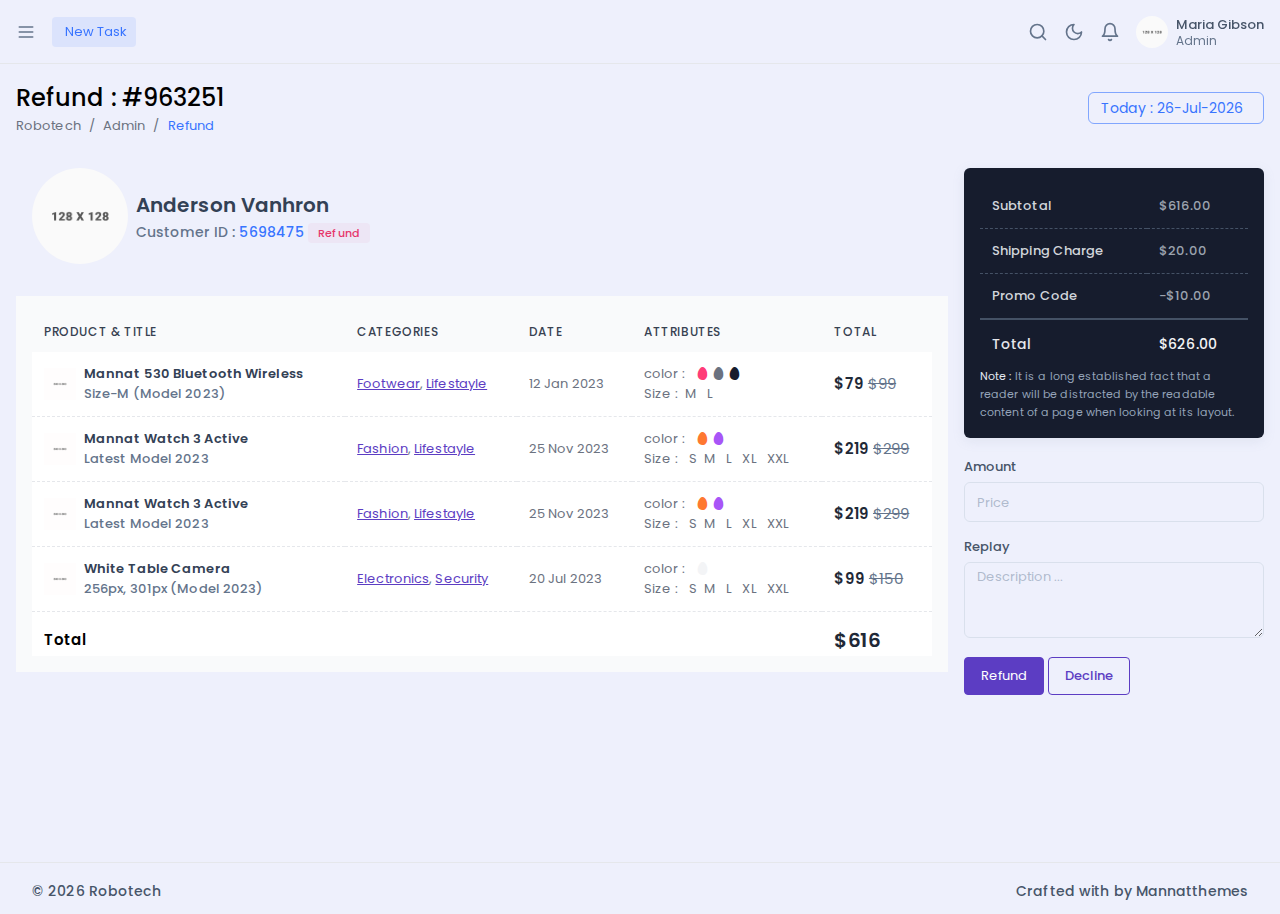
<file: admin-refund.html>
<!DOCTYPE html>
<html lang="en" class="scroll-smooth group" data-sidebar="brand" dir="ltr">
    <head>
        <meta charset="utf-8" />
        <title>Robotech - Admin & Dashboard Template</title>
        <meta  name="viewport"  content="width=device-width, initial-scale=1, shrink-to-fit=no"/>
        <meta  content="Tailwind Multipurpose Admin & Dashboard Template"  name="description"/>
        <meta content="" name="Mannatthemes" />
        <meta http-equiv="X-UA-Compatible" content="IE=edge" />
        <!-- App favicon -->
        <link rel="shortcut icon" href="assets/images/favicon.ico" />
        
        <!-- Css -->
        <!-- Main Css -->
        <link rel="stylesheet" href="assets/libs/icofont/icofont.min.css">
        <link href="assets/libs/flatpickr/flatpickr.min.css" type="text/css" rel="stylesheet">
        <link rel="stylesheet" href="assets/css/tailwind.min.css">

    </head>
    
    <body data-layout-mode="light"  data-sidebar-size="default" data-theme-layout="vertical" class="bg-[#EEF0FC] dark:bg-gray-900">
    
        <!-- leftbar-tab-menu -->
        

        <div class="min-h-full z-[99]  fixed inset-y-0 print:hidden bg-gradient-to-t from-[#6f3dc3] from-10% via-[#603dc3] via-40% to-[#5c3dc3] to-100% dark:bg-[#603dc3] main-sidebar duration-300 group-data-[sidebar=dark]:bg-[#603dc3] group-data-[sidebar=brand]:bg-brand group-[.dark]:group-data-[sidebar=brand]:bg-[#603dc3]">
            <div class=" text-center border-b bg-[#603dc3] border-r h-[64px] flex justify-center items-center brand-logo dark:bg-[#603dc3] dark:border-slate-700/40 group-data-[sidebar=dark]:bg-[#603dc3] group-data-[sidebar=dark]:border-slate-700/40 group-data-[sidebar=brand]:bg-brand group-[.dark]:group-data-[sidebar=brand]:bg-[#603dc3] group-data-[sidebar=brand]:border-slate-700/40">
                <a href="index.html" class="logo">
                    <span>
                        <img src="assets/images/logo-sm.png" alt="logo-small" class="logo-sm h-8 align-middle inline-block">
                    </span>
                    <span>
                        <img src="assets/images/logo.png" alt="logo-large" class="logo-lg h-[28px] logo-light hidden dark:inline-block ms-1 group-data-[sidebar=dark]:inline-block group-data-[sidebar=brand]:inline-block">
                        <img src="assets/images/logo.png" alt="logo-large"
                            class="logo-lg h-[28px] logo-dark inline-block dark:hidden ms-1 group-data-[sidebar=dark]:hidden group-data-[sidebar=brand]:hidden">
                    </span>
                </a>
            </div>
            <div class="border-r pb-14 h-[100vh] dark:bg-[#603dc3] dark:border-slate-700/40 group-data-[sidebar=dark]:border-slate-700/40 group-data-[sidebar=brand]:border-slate-700/40" data-simplebar>
                <div class="p-4 block">
                    <ul class="navbar-nav">
                        <li class="uppercase text-[11px]  text-primary-500 dark:text-primary-400 mt-0 leading-4 mb-2 group-data-[sidebar=dark]:text-primary-400 group-data-[sidebar=brand]:text-primary-300">
                           <span class="text-[9px] text-slate-600 dark:text-slate-500 group-data-[sidebar=dark]:text-slate-500 group-data-[sidebar=brand]:text-slate-400">DashboardS & Apps</span></li>
                        <li>
                            <div id="parent-accordion" data-fc-type="accordion">
                                <a href="#"
                                   class="nav-link hover:bg-transparent hover:text-black  rounded-md dark:hover:text-slate-200   flex items-center  decoration-0 px-3 py-3 cursor-pointer group-data-[sidebar=dark]:hover:text-slate-200 group-data-[sidebar=brand]:hover:text-slate-200 "
                                   data-fc-type="collapse" data-fc-parent="parent-accordion">
                                    <span data-lucide="home"
                                          class="w-5 h-5 text-center text-slate-800 dark:text-slate-400 me-2 group-data-[sidebar=dark]:text-slate-400 group-data-[sidebar=brand]:text-slate-400"></span>
                                    <span>Admin</span>
                                    <i class="icofont-thin-down ms-auto inline-block text-[14px] transform transition-transform duration-300 text-slate-800 dark:text-slate-400 group-data-[sidebar=dark]:text-slate-400 group-data-[sidebar=brand]:text-slate-400 fc-collapse-open:rotate-180 "></i>
                                </a>

                                <div id="Admin-flush" class="hidden  overflow-hidden">
                                    <ul class="nav flex-col flex flex-wrap ps-0 mb-0 ms-2">
                                        <li class="nav-item relative block">
                                            <a href="index.html"
                                               class="nav-link  hover:text-primary-500  rounded-md dark:hover:text-primary-500 relative   flex items-center decoration-0 px-3 py-3 group-data-[sidebar=brand]:hover:text-slate-200">
                                                <i class="icofont-dotted-right me-2 text-slate-600 text-[8px] group-data-[sidebar=brand]:text-slate-400 "></i>
                                                Dashboard
                                            </a>
                                        </li>
                                        <li class="nav-item relative block">
                                            <a href="admin-products.html"
                                               class="nav-link  hover:text-primary-500  rounded-md dark:hover:text-primary-500 relative   flex items-center decoration-0 px-3 py-3 group-data-[sidebar=brand]:hover:text-slate-200">
                                                <i class="icofont-dotted-right me-2 text-slate-600 text-[8px] group-data-[sidebar=brand]:text-slate-400"></i>
                                                Products
                                            </a>
                                        </li>
                                        <li class="nav-item relative block">
                                            <a href="admin-add-product.html"
                                               class="nav-link  hover:text-primary-500  rounded-md dark:hover:text-primary-500 relative   flex items-center decoration-0 px-3 py-3 group-data-[sidebar=brand]:hover:text-slate-200">
                                                <i class="icofont-dotted-right me-2 text-slate-600 text-[8px] group-data-[sidebar=brand]:text-slate-400"></i>
                                               Add New Product
                                            </a>
                                        </li>
                                        <li class="nav-item relative block">
                                            <a href="admin-customers.html"
                                               class="nav-link  hover:text-primary-500  rounded-md dark:hover:text-primary-500 relative   flex items-center decoration-0 px-3 py-3 group-data-[sidebar=brand]:hover:text-slate-200">
                                                <i class="icofont-dotted-right me-2 text-slate-600 text-[8px] group-data-[sidebar=brand]:text-slate-400"></i>
                                                Customers
                                            </a>
                                        </li>
                                        <li class="nav-item relative block">
                                            <a href="admin-customers-details.html"
                                               class="nav-link  hover:text-primary-500  rounded-md dark:hover:text-primary-500 relative   flex items-center decoration-0 px-3 py-3 group-data-[sidebar=brand]:hover:text-slate-200">
                                                <i class="icofont-dotted-right me-2 text-slate-600 text-[8px] group-data-[sidebar=brand]:text-slate-400"></i>
                                                Customers Details
                                            </a>
                                        </li>
                                        <li class="nav-item relative block">
                                            <a href="admin-orders.html"
                                               class="nav-link  hover:text-primary-500  rounded-md dark:hover:text-primary-500 relative   flex items-center decoration-0 px-3 py-3 group-data-[sidebar=brand]:hover:text-slate-200">
                                                <i class="icofont-dotted-right me-2 text-slate-600 text-[8px] group-data-[sidebar=brand]:text-slate-400"></i>
                                                Orders
                                            </a>
                                        </li>
                                        <li class="nav-item relative block">
                                            <a href="admin-order-details.html"
                                               class="nav-link  hover:text-primary-500  rounded-md dark:hover:text-primary-500 relative   flex items-center decoration-0 px-3 py-3 group-data-[sidebar=brand]:hover:text-slate-200">
                                                <i class="icofont-dotted-right me-2 text-slate-600 text-[8px] group-data-[sidebar=brand]:text-slate-400"></i>
                                                Order Details
                                            </a>
                                        </li>
                                        <li class="nav-item relative block">
                                            <a href="admin-refund.html"
                                               class="nav-link  hover:text-primary-500  rounded-md dark:hover:text-primary-500 relative   flex items-center decoration-0 px-3 py-3 group-data-[sidebar=brand]:hover:text-slate-200">
                                                <i class="icofont-dotted-right me-2 text-slate-600 text-[8px] group-data-[sidebar=brand]:text-slate-400"></i>
                                               Refund
                                            </a>
                                        </li>
                                    </ul>                            
                                </div>
                                <a href="#"
                                    class="nav-link hover:bg-transparent hover:text-black  rounded-md dark:hover:text-slate-200   flex items-center  decoration-0 px-3 py-3 cursor-pointer group-data-[sidebar=dark]:hover:text-slate-200 group-data-[sidebar=brand]:hover:text-slate-200 "
                                    data-fc-type="collapse" data-fc-parent="parent-accordion">
                                    <span data-lucide="home"
                                        class="w-5 h-5 text-center text-slate-800 dark:text-slate-400 me-2 group-data-[sidebar=dark]:text-slate-400 group-data-[sidebar=brand]:text-slate-400"></span>
                                    <span>Customer</span>
                                    <i class="icofont-thin-down ms-auto inline-block text-[14px] transform transition-transform duration-300 text-slate-800 dark:text-slate-400 group-data-[sidebar=dark]:text-slate-400 group-data-[sidebar=brand]:text-slate-400 fc-collapse-open:rotate-180 "></i>
                                </a>
                                <div id="Customer-flush" class="hidden  overflow-hidden">
                                    <ul class="nav flex-col flex flex-wrap ps-0 mb-0 ms-2">
                                        <li class="nav-item relative block">
                                            <a href="customers-home.html"
                                               class="nav-link  hover:text-primary-500  rounded-md dark:hover:text-primary-500 relative   flex items-center decoration-0 px-3 py-3 group-data-[sidebar=brand]:hover:text-slate-200">
                                                <i class="icofont-dotted-right me-2 text-slate-600 text-[8px] group-data-[sidebar=brand]:text-slate-400 "></i>
                                                Home 
                                            </a>
                                        </li>
                                        <li class="nav-item relative block">
                                            <a href="customers-pro-details.html"
                                               class="nav-link  hover:text-primary-500  rounded-md dark:hover:text-primary-500 relative   flex items-center decoration-0 px-3 py-3 group-data-[sidebar=brand]:hover:text-slate-200">
                                                <i class="icofont-dotted-right me-2 text-slate-600 text-[8px] group-data-[sidebar=brand]:text-slate-400"></i>
                                                Product details
                                            </a>
                                        </li>
                                        <li class="nav-item relative block">
                                            <a href="customers-products.html"
                                               class="nav-link  hover:text-primary-500  rounded-md dark:hover:text-primary-500 relative   flex items-center decoration-0 px-3 py-3 group-data-[sidebar=brand]:hover:text-slate-200">
                                                <i class="icofont-dotted-right me-2 text-slate-600 text-[8px] group-data-[sidebar=brand]:text-slate-400"></i>
                                               Product filter
                                            </a>
                                        </li>
                                        <li class="nav-item relative block">
                                            <a href="customers-cart.html"
                                               class="nav-link  hover:text-primary-500  rounded-md dark:hover:text-primary-500 relative   flex items-center decoration-0 px-3 py-3 group-data-[sidebar=brand]:hover:text-slate-200">
                                                <i class="icofont-dotted-right me-2 text-slate-600 text-[8px] group-data-[sidebar=brand]:text-slate-400"></i>
                                                Cart
                                            </a>
                                        </li>
                                        <li class="nav-item relative block">
                                            <a href="customers-checkout.html"
                                               class="nav-link  hover:text-primary-500  rounded-md dark:hover:text-primary-500 relative   flex items-center decoration-0 px-3 py-3 group-data-[sidebar=brand]:hover:text-slate-200">
                                                <i class="icofont-dotted-right me-2 text-slate-600 text-[8px] group-data-[sidebar=brand]:text-slate-400"></i>
                                                Checkout
                                            </a>
                                        </li>
                                        <li class="nav-item relative block">
                                            <a href="customers-profile.html"
                                               class="nav-link  hover:text-primary-500  rounded-md dark:hover:text-primary-500 relative   flex items-center decoration-0 px-3 py-3 group-data-[sidebar=brand]:hover:text-slate-200">
                                                <i class="icofont-dotted-right me-2 text-slate-600 text-[8px] group-data-[sidebar=brand]:text-slate-400"></i>
                                                Profile
                                            </a>
                                        </li>
                                        <li class="nav-item relative block">
                                            <a href="customers-stores.html"
                                               class="nav-link  hover:text-primary-500  rounded-md dark:hover:text-primary-500 relative   flex items-center decoration-0 px-3 py-3 group-data-[sidebar=brand]:hover:text-slate-200">
                                                <i class="icofont-dotted-right me-2 text-slate-600 text-[8px] group-data-[sidebar=brand]:text-slate-400"></i>
                                               Favourite store
                                            </a>
                                        </li>
                                        <li class="nav-item relative block">
                                            <a href="customers-wishlist.html"
                                               class="nav-link  hover:text-primary-500  rounded-md dark:hover:text-primary-500 relative   flex items-center decoration-0 px-3 py-3 group-data-[sidebar=brand]:hover:text-slate-200">
                                                <i class="icofont-dotted-right me-2 text-slate-600 text-[8px] group-data-[sidebar=brand]:text-slate-400"></i>
                                               Wishlist
                                            </a>
                                        </li>
                                        <li class="nav-item relative block">
                                            <a href="customers-order-track.html"
                                               class="nav-link  hover:text-primary-500  rounded-md dark:hover:text-primary-500 relative   flex items-center decoration-0 px-3 py-3 group-data-[sidebar=brand]:hover:text-slate-200">
                                                <i class="icofont-dotted-right me-2 text-slate-600 text-[8px] group-data-[sidebar=brand]:text-slate-400"></i>
                                               Order track
                                            </a>
                                        </li>
                                        <li class="nav-item relative block">
                                            <a href="customers-invoice.html"
                                               class="nav-link  hover:text-primary-500  rounded-md dark:hover:text-primary-500 relative   flex items-center decoration-0 px-3 py-3 group-data-[sidebar=brand]:hover:text-slate-200">
                                                <i class="icofont-dotted-right me-2 text-slate-600 text-[8px] group-data-[sidebar=brand]:text-slate-400"></i>
                                               Invoice
                                            </a>
                                        </li>
                                    </ul>                            
                                </div>
                                <div data-fc-type="collapse" data-fc-parent="parent-accordion">
                                    <a href="#"
                                       class="nav-link hover:bg-transparent hover:text-black  rounded-md dark:hover:text-slate-200   flex items-center  decoration-0 px-3 py-3 cursor-pointer group-data-[sidebar=dark]:hover:text-slate-200 group-data-[sidebar=brand]:hover:text-slate-200">
                                        <span data-lucide="grid"
                                              class="w-5 h-5 text-center text-slate-800 me-2 dark:text-slate-400 group-data-[sidebar=dark]:text-slate-400 group-data-[sidebar=brand]:text-slate-400"></span>
                                        <span>Apps</span>
                                        <i class="icofont-thin-down fc-collapse-open:rotate-180 ms-auto inline-block text-[14px] transform transition-transform duration-300 text-slate-800 dark:text-slate-400 group-data-[sidebar=dark]:text-slate-400 group-data-[sidebar=brand]:text-slate-400"></i>
                                    </a>
                                </div>
                                <div class="hidden  overflow-hidden">
                                    <ul class="nav flex-col flex flex-wrap ps-0 mb-0 ms-2" id="apps-accordion"
                                        data-fc-type="accordion">
                                        <li class="nav-item relative block">
                                            <a href="apps-chat.html"
                                               class="nav-link  hover:text-primary-500  rounded-md dark:hover:text-primary-500 relative group-data-[sidebar=brand]:hover:text-slate-200  flex items-center decoration-0 px-3 py-3">
                                                <i class="icofont-dotted-right me-2 text-slate-600 text-[8px] group-data-[sidebar=brand]:text-slate-400"></i>
                                                Chat
                                            </a>
                                        </li>
                                        <li class="nav-item relative block">
                                            <a href="apps-contact-list.html"
                                               class="nav-link  hover:text-primary-500  rounded-md dark:hover:text-primary-500 relative group-data-[sidebar=brand]:hover:text-slate-200   flex items-center decoration-0 px-3 py-3">
                                                <i class="icofont-dotted-right me-2 text-slate-600 text-[8px] group-data-[sidebar=brand]:text-slate-400"></i>
                                                Contact List
                                            </a>
                                        </li>
                                        <li class="nav-item relative block">
                                            <a href="apps-calendar.html"
                                               class="nav-link  hover:text-primary-500  rounded-md dark:hover:text-primary-500 relative group-data-[sidebar=brand]:hover:text-slate-200   flex items-center decoration-0 px-3 py-3">
                                                <i class="icofont-dotted-right me-2 text-slate-600 text-[8px] group-data-[sidebar=brand]:text-slate-400"></i>
                                                Calendar
                                            </a>
                                        </li>
                                        <li class="nav-item relative block">
                                            <a href="apps-files.html"
                                               class="nav-link  hover:text-primary-500  rounded-md dark:hover:text-primary-500 relative group-data-[sidebar=brand]:hover:text-slate-200   flex items-center decoration-0 px-3 py-3">
                                                <i class="icofont-dotted-right me-2 text-slate-600 text-[8px] group-data-[sidebar=brand]:text-slate-400"></i>
                                                File Mamager
                                            </a>
                                        </li>
                                        <li class="nav-item relative block">
                                            <a href="apps-invoice.html"
                                               class="nav-link  hover:text-primary-500  rounded-md dark:hover:text-primary-500 relative group-data-[sidebar=brand]:hover:text-slate-200   flex items-center decoration-0 px-3 py-3">
                                                <i class="icofont-dotted-right me-2 text-slate-600 text-[8px] group-data-[sidebar=brand]:text-slate-400"></i>
                                                Invoice
                                            </a>
                                        </li>
                                        <li>
                                            <div id="Email" data-fc-type="collapse" data-fc-parent="apps-accordion">
                                                <a href="#"
                                                   class="nav-link hover:bg-transparent hover:text-black  rounded-md dark:hover:text-slate-200   flex items-center  decoration-0 px-3 py-3 cursor-pointer group-data-[sidebar=dark]:hover:text-slate-200 group-data-[sidebar=brand]:hover:text-slate-200 "
                                                   aria-expanded="false" aria-controls="Email-flush">
                                                    <i class="icofont-dotted-right me-2 text-slate-600 text-[8px] group-data-[sidebar=brand]:text-slate-400"></i>
                                                    <span>Email</span>
                                                    <i class="icofont-thin-down ms-auto inline-block text-[14px] transform transition-transform duration-300 text-slate-800 dark:text-slate-400 group-data-[sidebar=dark]:text-slate-400 group-data-[sidebar=brand]:text-slate-400  fc-collapse-open:rotate-180"></i>
                                                </a>
                                            </div>
                                            <div id="Email-flush" class=" hidden  overflow-hidden "
                                                 aria-labelledby="Email">
                                                <ul class="nav flex-col flex flex-wrap ps-0 mb-0 ms-2">
                                                    <li class="nav-item relative block">
                                                        <a href="apps-email-inbox.html"
                                                           class="nav-link  hover:text-primary-500  rounded-md dark:hover:text-primary-500 relative group-data-[sidebar=brand]:hover:text-slate-200   flex items-center decoration-0 px-3 py-3">
                                                            <i class="icofont-dotted-right me-2 text-slate-600 text-[8px] group-data-[sidebar=brand]:text-slate-400"></i>
                                                            Inbox
                                                        </a>
                                                    </li>
                                                    <li class="nav-item relative block">
                                                        <a href="apps-email-read.html"
                                                           class="nav-link  hover:text-primary-500  rounded-md dark:hover:text-primary-500 relative group-data-[sidebar=brand]:hover:text-slate-200   flex items-center decoration-0 px-3 py-3">
                                                            <i class="icofont-dotted-right me-2 text-slate-600 text-[8px] group-data-[sidebar=brand]:text-slate-400"></i>
                                                            Read Email
                                                        </a>
                                                    </li>
                                                </ul>
                                            </div>
                                        </li>
                                
                                    </ul>
                                </div>

                        
                                <div class="border-b border-dashed dark:border-slate-700/40 my-3 group-data-[sidebar=dark]:border-slate-700/40 group-data-[sidebar=brand]:border-slate-700/40"></div>
                                <div class="text-[9px] text-slate-600 dark:text-slate-500 group-data-[sidebar=dark]:text-slate-500 group-data-[sidebar=brand]:text-slate-400">
                                    C<span>omponents & Extra</span>
                                </div>
                                <div data-fc-type="collapse" data-fc-parent="parent-accordion">
                                    <a href="#"
                                       class="nav-link hover:bg-transparent hover:text-black  rounded-md dark:hover:text-slate-200   flex items-center  decoration-0 px-3 py-3 cursor-pointer group-data-[sidebar=dark]:hover:text-slate-200 group-data-[sidebar=brand]:hover:text-slate-200">
                                        <span data-lucide="box"
                                              class="w-5 h-5 text-center text-slate-800 me-2 dark:text-slate-400 group-data-[sidebar=dark]:text-slate-400 group-data-[sidebar=brand]:text-slate-400"></span>
                                        <span>UI Kit</span>
                                        <i class="icofont-thin-down fc-collapse-open:rotate-180 ms-auto inline-block text-[14px] transform transition-transform duration-300 text-slate-800 dark:text-slate-400 group-data-[sidebar=dark]:text-slate-400 group-data-[sidebar=brand]:text-slate-400"></i>
                                    </a>
                                </div>
                                <div class="hidden  overflow-hidden">
                                    <ul class="nav flex-col flex flex-wrap ps-0 mb-0 ms-2" id="UI_Kit-accordion"
                                        data-fc-type="accordion">
                                        <li>
                                            <div id="UI_Elements" data-fc-type="collapse" data-fc-parent="UI_Kit-accordion">
                                                <a href="#"
                                                   class="nav-link hover:bg-transparent hover:text-black  rounded-md dark:hover:text-slate-200   flex items-center  decoration-0 px-3 py-3 cursor-pointer group-data-[sidebar=dark]:hover:text-slate-200 group-data-[sidebar=brand]:hover:text-slate-200"
                                                   aria-expanded="false" aria-controls="UI_Elements-flush">
                                                    <i class="icofont-dotted-right me-2 text-slate-600 text-[8px] group-data-[sidebar=brand]:text-slate-400"></i>
                                                    <span>UI Elements</span>
                                                    <i class="icofont-thin-down ms-auto inline-block text-[14px] transform transition-transform duration-300 text-slate-800 dark:text-slate-400 group-data-[sidebar=dark]:text-slate-400 group-data-[sidebar=brand]:text-slate-400 fc-collapse-open:rotate-180"></i>
                                                </a>
                                            </div>
                                            <div id="UI_Elements-flush" class=" hidden  overflow-hidden "
                                                 aria-labelledby="UI_Elements">
                                                <ul class="nav flex-col flex flex-wrap ps-0 mb-0 ms-2">
                                                    <li class="nav-item relative block">
                                                        <a href="ui-alerts.html"
                                                           class="nav-link  hover:text-primary-500  rounded-md dark:hover:text-primary-500 relative group-data-[sidebar=brand]:hover:text-slate-200   flex items-center decoration-0 px-3 py-3">
                                                            <i class="icofont-dotted-right me-2 text-slate-600 text-[8px] group-data-[sidebar=brand]:text-slate-400"></i>
                                                            Alerts
                                                        </a>
                                                    </li>
                                                    <li class="nav-item relative block">
                                                        <a href="ui-avatars.html"
                                                           class="nav-link  hover:text-primary-500  rounded-md dark:hover:text-primary-500 relative group-data-[sidebar=brand]:hover:text-slate-200   flex items-center decoration-0 px-3 py-3">
                                                            <i class="icofont-dotted-right me-2 text-slate-600 text-[8px] group-data-[sidebar=brand]:text-slate-400"></i>
                                                            Avatars
                                                        </a>
                                                    </li>
                                                    <li class="nav-item relative block">
                                                        <a href="ui-buttons.html"
                                                           class="nav-link  hover:text-primary-500  rounded-md dark:hover:text-primary-500 relative group-data-[sidebar=brand]:hover:text-slate-200   flex items-center decoration-0 px-3 py-3">
                                                            <i class="icofont-dotted-right me-2 text-slate-600 text-[8px] group-data-[sidebar=brand]:text-slate-400"></i>
                                                            Buttons
                                                        </a>
                                                    </li>
                                                    <li class="nav-item relative block">
                                                        <a href="ui-badges.html"
                                                           class="nav-link  hover:text-primary-500  rounded-md dark:hover:text-primary-500 relative group-data-[sidebar=brand]:hover:text-slate-200   flex items-center decoration-0 px-3 py-3">
                                                            <i class="icofont-dotted-right me-2 text-slate-600 text-[8px] group-data-[sidebar=brand]:text-slate-400"></i>
                                                            Budges
                                                        </a>
                                                    </li>
                                                    <li class="nav-item relative block">
                                                        <a href="ui-cards.html"
                                                           class="nav-link  hover:text-primary-500  rounded-md dark:hover:text-primary-500 relative group-data-[sidebar=brand]:hover:text-slate-200   flex items-center decoration-0 px-3 py-3">
                                                            <i class="icofont-dotted-right me-2 text-slate-600 text-[8px] group-data-[sidebar=brand]:text-slate-400"></i>
                                                            Cards
                                                        </a>
                                                    </li>
                                                    <li class="nav-item relative block">
                                                        <a href="ui-carousels.html"
                                                           class="nav-link  hover:text-primary-500  rounded-md dark:hover:text-primary-500 relative group-data-[sidebar=brand]:hover:text-slate-200   flex items-center decoration-0 px-3 py-3">
                                                            <i class="icofont-dotted-right me-2 text-slate-600 text-[8px] group-data-[sidebar=brand]:text-slate-400"></i>
                                                            Carousels
                                                        </a>
                                                    </li>
                                                    <li class="nav-item relative block">
                                                        <a href="ui-dropdowns.html"
                                                           class="nav-link  hover:text-primary-500  rounded-md dark:hover:text-primary-500 relative group-data-[sidebar=brand]:hover:text-slate-200   flex items-center decoration-0 px-3 py-3">
                                                            <i class="icofont-dotted-right me-2 text-slate-600 text-[8px] group-data-[sidebar=brand]:text-slate-400"></i>
                                                            Dropdowns
                                                        </a>
                                                    </li>
                                                    <li class="nav-item relative block">
                                                        <a href="ui-grids.html"
                                                           class="nav-link  hover:text-primary-500  rounded-md dark:hover:text-primary-500 relative group-data-[sidebar=brand]:hover:text-slate-200   flex items-center decoration-0 px-3 py-3">
                                                            <i class="icofont-dotted-right me-2 text-slate-600 text-[8px] group-data-[sidebar=brand]:text-slate-400"></i>
                                                            Grids
                                                        </a>
                                                    </li>
                                                    <li class="nav-item relative block">
                                                        <a href="ui-images.html"
                                                           class="nav-link  hover:text-primary-500  rounded-md dark:hover:text-primary-500 relative group-data-[sidebar=brand]:hover:text-slate-200   flex items-center decoration-0 px-3 py-3">
                                                            <i class="icofont-dotted-right me-2 text-slate-600 text-[8px] group-data-[sidebar=brand]:text-slate-400"></i>
                                                            Images
                                                        </a>
                                                    </li>
                                                    <li class="nav-item relative block">
                                                        <a href="ui-lists.html"
                                                           class="nav-link  hover:text-primary-500  rounded-md dark:hover:text-primary-500 relative group-data-[sidebar=brand]:hover:text-slate-200   flex items-center decoration-0 px-3 py-3">
                                                            <i class="icofont-dotted-right me-2 text-slate-600 text-[8px] group-data-[sidebar=brand]:text-slate-400"></i>
                                                            Lists
                                                        </a>
                                                    </li>
                                                    <li class="nav-item relative block">
                                                        <a href="ui-modals.html"
                                                           class="nav-link  hover:text-primary-500  rounded-md dark:hover:text-primary-500 relative group-data-[sidebar=brand]:hover:text-slate-200   flex items-center decoration-0 px-3 py-3">
                                                            <i class="icofont-dotted-right me-2 text-slate-600 text-[8px] group-data-[sidebar=brand]:text-slate-400"></i>
                                                            Modals
                                                        </a>
                                                    </li>
                                                    <li class="nav-item relative block">
                                                        <a href="ui-navs.html"
                                                           class="nav-link  hover:text-primary-500  rounded-md dark:hover:text-primary-500 relative group-data-[sidebar=brand]:hover:text-slate-200   flex items-center decoration-0 px-3 py-3">
                                                            <i class="icofont-dotted-right me-2 text-slate-600 text-[8px] group-data-[sidebar=brand]:text-slate-400"></i>
                                                            Navs
                                                        </a>
                                                    </li>
                                                    <li class="nav-item relative block">
                                                        <a href="ui-navbars.html"
                                                           class="nav-link  hover:text-primary-500  rounded-md dark:hover:text-primary-500 relative group-data-[sidebar=brand]:hover:text-slate-200   flex items-center decoration-0 px-3 py-3">
                                                            <i class="icofont-dotted-right me-2 text-slate-600 text-[8px] group-data-[sidebar=brand]:text-slate-400"></i>
                                                            Navbars
                                                        </a>
                                                    </li>
                                                    <li class="nav-item relative block">
                                                        <a href="ui-paginations.html"
                                                           class="nav-link  hover:text-primary-500  rounded-md dark:hover:text-primary-500 relative group-data-[sidebar=brand]:hover:text-slate-200   flex items-center decoration-0 px-3 py-3">
                                                            <i class="icofont-dotted-right me-2 text-slate-600 text-[8px] group-data-[sidebar=brand]:text-slate-400"></i>
                                                            Paginations
                                                        </a>
                                                    </li>
                                                    <li class="nav-item relative block">
                                                        <a href="ui-popover-tooltips.html"
                                                           class="nav-link  hover:text-primary-500  rounded-md dark:hover:text-primary-500 relative group-data-[sidebar=brand]:hover:text-slate-200   flex items-center decoration-0 px-3 py-3">
                                                            <i class="icofont-dotted-right me-2 text-slate-600 text-[8px] group-data-[sidebar=brand]:text-slate-400"></i>
                                                            Popover & Tooltips
                                                        </a>
                                                    </li>
                                                    <li class="nav-item relative block">
                                                        <a href="ui-progress.html"
                                                           class="nav-link  hover:text-primary-500  rounded-md dark:hover:text-primary-500 relative group-data-[sidebar=brand]:hover:text-slate-200   flex items-center decoration-0 px-3 py-3">
                                                            <i class="icofont-dotted-right me-2 text-slate-600 text-[8px] group-data-[sidebar=brand]:text-slate-400"></i>
                                                            Progress
                                                        </a>
                                                    </li>
                                                    <li class="nav-item relative block">
                                                        <a href="ui-spinners.html"
                                                           class="nav-link  hover:text-primary-500  rounded-md dark:hover:text-primary-500 relative group-data-[sidebar=brand]:hover:text-slate-200   flex items-center decoration-0 px-3 py-3">
                                                            <i class="icofont-dotted-right me-2 text-slate-600 text-[8px] group-data-[sidebar=brand]:text-slate-400"></i>
                                                            Spinners
                                                        </a>
                                                    </li>
                                                    <li class="nav-item relative block">
                                                        <a href="ui-tabs-accordions.html"
                                                           class="nav-link  hover:text-primary-500  rounded-md dark:hover:text-primary-500 relative group-data-[sidebar=brand]:hover:text-slate-200   flex items-center decoration-0 px-3 py-3">
                                                            <i class="icofont-dotted-right me-2 text-slate-600 text-[8px] group-data-[sidebar=brand]:text-slate-400"></i>
                                                            Tabs & Accordions
                                                        </a>
                                                    </li>
                                                    <li class="nav-item relative block">
                                                        <a href="ui-typography.html"
                                                           class="nav-link  hover:text-primary-500  rounded-md dark:hover:text-primary-500 relative group-data-[sidebar=brand]:hover:text-slate-200   flex items-center decoration-0 px-3 py-3">
                                                            <i class="icofont-dotted-right me-2 text-slate-600 text-[8px] group-data-[sidebar=brand]:text-slate-400"></i>
                                                            Typography
                                                        </a>
                                                    </li>
                                                    <li class="nav-item relative block">
                                                        <a href="ui-videos.html"
                                                           class="nav-link  hover:text-primary-500  rounded-md dark:hover:text-primary-500 relative group-data-[sidebar=brand]:hover:text-slate-200   flex items-center decoration-0 px-3 py-3">
                                                            <i class="icofont-dotted-right me-2 text-slate-600 text-[8px] group-data-[sidebar=brand]:text-slate-400"></i>
                                                            Videos
                                                        </a>
                                                    </li>
                                                </ul>
                                            </div>
                                        </li>

                                        <li>
                                            <div id="Advanced_UI" data-fc-type="collapse" data-fc-parent="UI_Kit-accordion">
                                                <a href="#"
                                                   class="nav-link hover:bg-transparent hover:text-black  rounded-md dark:hover:text-slate-200   flex items-center  decoration-0 px-3 py-3 cursor-pointer group-data-[sidebar=dark]:hover:text-slate-200 group-data-[sidebar=brand]:hover:text-slate-200 "
                                                   aria-expanded="false" aria-controls="Advanced_UI-flush">
                                                    <i class="icofont-dotted-right me-2 text-slate-600 text-[8px] group-data-[sidebar=brand]:text-slate-400"></i>
                                                    <span>Advanced UI</span>
                                                    <i class="icofont-thin-down ms-auto inline-block text-[14px] transform transition-transform duration-300 text-slate-800 dark:text-slate-400 group-data-[sidebar=dark]:text-slate-400 group-data-[sidebar=brand]:text-slate-400  fc-collapse-open:rotate-180"></i>
                                                </a>
                                            </div>
                                            <div id="Advanced_UI-flush" class=" hidden  overflow-hidden "
                                                 aria-labelledby="Advanced_UI">
                                                <ul class="nav flex-col flex flex-wrap ps-0 mb-0 ms-2">
                                                    <li class="nav-item relative block">
                                                        <a href="advanced-animation.html"
                                                           class="nav-link  hover:text-primary-500  rounded-md dark:hover:text-primary-500 relative group-data-[sidebar=brand]:hover:text-slate-200   flex items-center decoration-0 px-3 py-3">
                                                            <i class="icofont-dotted-right me-2 text-slate-600 text-[8px] group-data-[sidebar=brand]:text-slate-400"></i>
                                                            Animation
                                                        </a>
                                                    </li>
                                                    <li class="nav-item relative block">
                                                        <a href="advanced-clipboard.html"
                                                           class="nav-link  hover:text-primary-500  rounded-md dark:hover:text-primary-500 relative group-data-[sidebar=brand]:hover:text-slate-200   flex items-center decoration-0 px-3 py-3">
                                                            <i class="icofont-dotted-right me-2 text-slate-600 text-[8px] group-data-[sidebar=brand]:text-slate-400"></i>
                                                            Clipboard
                                                        </a>
                                                    </li>
                                                    <li class="nav-item relative block">
                                                        <a href="advanced-dragula.html"
                                                           class="nav-link  hover:text-primary-500  rounded-md dark:hover:text-primary-500 relative group-data-[sidebar=brand]:hover:text-slate-200   flex items-center decoration-0 px-3 py-3">
                                                            <i class="icofont-dotted-right me-2 text-slate-600 text-[8px] group-data-[sidebar=brand]:text-slate-400"></i>
                                                            Dragula
                                                        </a>
                                                    </li>
                                                    <li class="nav-item relative block">
                                                        <a href="advanced-highlight.html"
                                                           class="nav-link  hover:text-primary-500  rounded-md dark:hover:text-primary-500 relative group-data-[sidebar=brand]:hover:text-slate-200   flex items-center decoration-0 px-3 py-3">
                                                            <i class="icofont-dotted-right me-2 text-slate-600 text-[8px] group-data-[sidebar=brand]:text-slate-400"></i>
                                                            Highlight
                                                        </a>
                                                    </li>
                                                    <li class="nav-item relative block">
                                                        <a href="advanced-rangeslider.html"
                                                           class="nav-link  hover:text-primary-500  rounded-md dark:hover:text-primary-500 relative group-data-[sidebar=brand]:hover:text-slate-200   flex items-center decoration-0 px-3 py-3">
                                                            <i class="icofont-dotted-right me-2 text-slate-600 text-[8px] group-data-[sidebar=brand]:text-slate-400"></i>
                                                            Range Slider
                                                        </a>
                                                    </li>
                                                    <li class="nav-item relative block">
                                                        <a href="advanced-ratings.html"
                                                           class="nav-link  hover:text-primary-500  rounded-md dark:hover:text-primary-500 relative group-data-[sidebar=brand]:hover:text-slate-200   flex items-center decoration-0 px-3 py-3">
                                                            <i class="icofont-dotted-right me-2 text-slate-600 text-[8px] group-data-[sidebar=brand]:text-slate-400"></i>
                                                            Ratings
                                                        </a>
                                                    </li>
                                                    <li class="nav-item relative block">
                                                        <a href="advanced-ribbons.html"
                                                           class="nav-link  hover:text-primary-500  rounded-md dark:hover:text-primary-500 relative group-data-[sidebar=brand]:hover:text-slate-200   flex items-center decoration-0 px-3 py-3">
                                                            <i class="icofont-dotted-right me-2 text-slate-600 text-[8px] group-data-[sidebar=brand]:text-slate-400"></i>
                                                            Ribbons
                                                        </a>
                                                    </li>
                                                    <li class="nav-item relative block">
                                                        <a href="advanced-sweetalerts.html"
                                                           class="nav-link  hover:text-primary-500  rounded-md dark:hover:text-primary-500 relative group-data-[sidebar=brand]:hover:text-slate-200   flex items-center decoration-0 px-3 py-3">
                                                            <i class="icofont-dotted-right me-2 text-slate-600 text-[8px] group-data-[sidebar=brand]:text-slate-400"></i>
                                                            Sweet Alert
                                                        </a>
                                                    </li>
                                                </ul>
                                            </div>
                                        </li>

                                        <li>
                                            <div id="Forms" data-fc-type="collapse" data-fc-parent="UI_Kit-accordion">
                                                <a href="#"
                                                   class="nav-link hover:bg-transparent hover:text-black  rounded-md dark:hover:text-slate-200   flex items-center  decoration-0 px-3 py-3 cursor-pointer group-data-[sidebar=dark]:hover:text-slate-200 group-data-[sidebar=brand]:hover:text-slate-200"
                                                   aria-expanded="false" aria-controls="Forms-flush">
                                                    <i class="icofont-dotted-right me-2 text-slate-600 text-[8px] group-data-[sidebar=brand]:text-slate-400"></i>
                                                    <span>Forms</span>
                                                    <i class="icofont-thin-down ms-auto inline-block text-[14px] transform transition-transform duration-300 text-slate-800 dark:text-slate-400 group-data-[sidebar=dark]:text-slate-400 group-data-[sidebar=brand]:text-slate-400 fc-collapse-open:rotate-180"></i>
                                                </a>
                                            </div>
                                            <div id="Forms-flush" class=" hidden  overflow-hidden "
                                                 aria-labelledby="Forms">
                                                <ul class="nav flex-col flex flex-wrap ps-0 mb-0 ms-2">
                                                    <li class="nav-item relative block">
                                                        <a href="forms-elements.html"
                                                           class="nav-link  hover:text-primary-500  rounded-md dark:hover:text-primary-500 relative group-data-[sidebar=brand]:hover:text-slate-200   flex items-center decoration-0 px-3 py-3">
                                                            <i class="icofont-dotted-right me-2 text-slate-600 text-[8px] group-data-[sidebar=brand]:text-slate-400"></i>
                                                            Basic Elements
                                                        </a>
                                                    </li> 
                                                    <li class="nav-item relative block">
                                                        <a href="forms-advance.html"
                                                           class="nav-link  hover:text-primary-500  rounded-md dark:hover:text-primary-500 relative group-data-[sidebar=brand]:hover:text-slate-200   flex items-center decoration-0 px-3 py-3">
                                                            <i class="icofont-dotted-right me-2 text-slate-600 text-[8px] group-data-[sidebar=brand]:text-slate-400"></i>
                                                            Advanced Elements
                                                        </a>
                                                    </li> 
                                                    <li class="nav-item relative block">
                                                        <a href="forms-validation.html"
                                                           class="nav-link  hover:text-primary-500  rounded-md dark:hover:text-primary-500 relative group-data-[sidebar=brand]:hover:text-slate-200   flex items-center decoration-0 px-3 py-3">
                                                            <i class="icofont-dotted-right me-2 text-slate-600 text-[8px] group-data-[sidebar=brand]:text-slate-400"></i>
                                                            Validation
                                                        </a>
                                                    </li>   
                                                    <li class="nav-item relative block">
                                                        <a href="forms-wizard.html"
                                                           class="nav-link  hover:text-primary-500  rounded-md dark:hover:text-primary-500 relative group-data-[sidebar=brand]:hover:text-slate-200   flex items-center decoration-0 px-3 py-3">
                                                            <i class="icofont-dotted-right me-2 text-slate-600 text-[8px] group-data-[sidebar=brand]:text-slate-400"></i>
                                                            Wizard
                                                        </a>
                                                    </li>   
                                                    <li class="nav-item relative block">
                                                        <a href="forms-editors.html"
                                                           class="nav-link  hover:text-primary-500  rounded-md dark:hover:text-primary-500 relative group-data-[sidebar=brand]:hover:text-slate-200   flex items-center decoration-0 px-3 py-3">
                                                            <i class="icofont-dotted-right me-2 text-slate-600 text-[8px] group-data-[sidebar=brand]:text-slate-400"></i>
                                                            Editors
                                                        </a>
                                                    </li>   
                                                    <li class="nav-item relative block">
                                                        <a href="forms-uploads.html"
                                                           class="nav-link  hover:text-primary-500  rounded-md dark:hover:text-primary-500 relative group-data-[sidebar=brand]:hover:text-slate-200   flex items-center decoration-0 px-3 py-3">
                                                            <i class="icofont-dotted-right me-2 text-slate-600 text-[8px] group-data-[sidebar=brand]:text-slate-400"></i>
                                                            Uploads
                                                        </a>
                                                    </li>   
                                                    <li class="nav-item relative block">
                                                        <a href="forms-img-crop.html"
                                                           class="nav-link  hover:text-primary-500  rounded-md dark:hover:text-primary-500 relative group-data-[sidebar=brand]:hover:text-slate-200   flex items-center decoration-0 px-3 py-3">
                                                            <i class="icofont-dotted-right me-2 text-slate-600 text-[8px] group-data-[sidebar=brand]:text-slate-400"></i>
                                                            Image Crop
                                                        </a>
                                                    </li>                                               
                                                </ul>
                                            </div>
                                        </li>

                                        <li>
                                            <div id="Charts" data-fc-type="collapse" data-fc-parent="UI_Kit-accordion">
                                                <a href="#"
                                                   class="nav-link hover:bg-transparent hover:text-black  rounded-md dark:hover:text-slate-200   flex items-center  decoration-0 px-3 py-3 cursor-pointer group-data-[sidebar=dark]:hover:text-slate-200 group-data-[sidebar=brand]:hover:text-slate-200"
                                                   aria-expanded="false" aria-controls="Charts-flush">
                                                    <i class="icofont-dotted-right me-2 text-slate-600 text-[8px] group-data-[sidebar=brand]:text-slate-400"></i>
                                                    <span>Charts</span>
                                                    <i class="icofont-thin-down ms-auto inline-block text-[14px] transform transition-transform duration-300 text-slate-800 dark:text-slate-400 group-data-[sidebar=dark]:text-slate-400 group-data-[sidebar=brand]:text-slate-400 fc-collapse-open:rotate-180"></i>
                                                </a>
                                            </div>
                                            <div id="Charts-flush" class=" hidden  overflow-hidden "
                                                 aria-labelledby="Charts">
                                                <ul class="nav flex-col flex flex-wrap ps-0 mb-0 ms-2">
                                                    <li class="nav-item relative block">
                                                        <a href="charts-apex.html"
                                                           class="nav-link  hover:text-primary-500  rounded-md dark:hover:text-primary-500 relative group-data-[sidebar=brand]:hover:text-slate-200   flex items-center decoration-0 px-3 py-3">
                                                            <i class="icofont-dotted-right me-2 text-slate-600 text-[8px] group-data-[sidebar=brand]:text-slate-400"></i>
                                                            Apex
                                                        </a>
                                                    </li> 
                                                    <li class="nav-item relative block">
                                                        <a href="charts-echarts.html"
                                                           class="nav-link  hover:text-primary-500  rounded-md dark:hover:text-primary-500 relative group-data-[sidebar=brand]:hover:text-slate-200   flex items-center decoration-0 px-3 py-3">
                                                            <i class="icofont-dotted-right me-2 text-slate-600 text-[8px] group-data-[sidebar=brand]:text-slate-400"></i>
                                                            Echarts
                                                        </a>
                                                    </li> 
                                                    <li class="nav-item relative block">
                                                        <a href="charts-justgage.html"
                                                           class="nav-link  hover:text-primary-500  rounded-md dark:hover:text-primary-500 relative group-data-[sidebar=brand]:hover:text-slate-200   flex items-center decoration-0 px-3 py-3">
                                                            <i class="icofont-dotted-right me-2 text-slate-600 text-[8px] group-data-[sidebar=brand]:text-slate-400"></i>
                                                            JustGage
                                                        </a>
                                                    </li>   
                                                    <li class="nav-item relative block">
                                                        <a href="charts-chartjs.html"
                                                           class="nav-link  hover:text-primary-500  rounded-md dark:hover:text-primary-500 relative group-data-[sidebar=brand]:hover:text-slate-200   flex items-center decoration-0 px-3 py-3">
                                                            <i class="icofont-dotted-right me-2 text-slate-600 text-[8px] group-data-[sidebar=brand]:text-slate-400"></i>
                                                            Chartjs
                                                        </a>
                                                    </li>   
                                                    <li class="nav-item relative block">
                                                        <a href="charts-toast-ui.html"
                                                           class="nav-link  hover:text-primary-500  rounded-md dark:hover:text-primary-500 relative group-data-[sidebar=brand]:hover:text-slate-200   flex items-center decoration-0 px-3 py-3">
                                                            <i class="icofont-dotted-right me-2 text-slate-600 text-[8px] group-data-[sidebar=brand]:text-slate-400"></i>
                                                            ToastUI
                                                        </a>
                                                    </li>                                                                                         
                                                </ul>
                                            </div>
                                        </li>
                                        <li>
                                            <div id="Tables" data-fc-type="collapse" data-fc-parent="UI_Kit-accordion">
                                                <a href="#"
                                                   class="nav-link hover:bg-transparent hover:text-black  rounded-md dark:hover:text-slate-200   flex items-center  decoration-0 px-3 py-3 cursor-pointer group-data-[sidebar=dark]:hover:text-slate-200 group-data-[sidebar=brand]:hover:text-slate-200"
                                                   aria-expanded="false" aria-controls="Tables-flush">
                                                    <i class="icofont-dotted-right me-2 text-slate-600 text-[8px] group-data-[sidebar=brand]:text-slate-400"></i>
                                                    <span>Tables</span>
                                                    <i class="icofont-thin-down ms-auto inline-block text-[14px] transform transition-transform duration-300 text-slate-800 dark:text-slate-400 group-data-[sidebar=dark]:text-slate-400 group-data-[sidebar=brand]:text-slate-400 fc-collapse-open:rotate-180"></i>
                                                </a>
                                            </div>
                                            <div id="Tables-flush" class=" hidden  overflow-hidden "
                                                 aria-labelledby="Tables">
                                                <ul class="nav flex-col flex flex-wrap ps-0 mb-0 ms-2">
                                                    <li class="nav-item relative block">
                                                        <a href="tables-basic.html"
                                                           class="nav-link  hover:text-primary-500  rounded-md dark:hover:text-primary-500 relative group-data-[sidebar=brand]:hover:text-slate-200   flex items-center decoration-0 px-3 py-3">
                                                            <i class="icofont-dotted-right me-2 text-slate-600 text-[8px] group-data-[sidebar=brand]:text-slate-400"></i>
                                                            Basic
                                                        </a>
                                                    </li> 
                                                    <li class="nav-item relative block">
                                                        <a href="tables-datatable.html"
                                                           class="nav-link  hover:text-primary-500  rounded-md dark:hover:text-primary-500 relative group-data-[sidebar=brand]:hover:text-slate-200   flex items-center decoration-0 px-3 py-3">
                                                            <i class="icofont-dotted-right me-2 text-slate-600 text-[8px] group-data-[sidebar=brand]:text-slate-400"></i>
                                                            Datatable
                                                        </a>
                                                    </li>                                                                                   
                                                </ul>
                                            </div>
                                        </li>
                                        <li>
                                            <div id="Icons" data-fc-type="collapse" data-fc-parent="UI_Kit-accordion">
                                                <a href="#"
                                                   class="nav-link hover:bg-transparent hover:text-black  rounded-md dark:hover:text-slate-200   flex items-center  decoration-0 px-3 py-3 cursor-pointer group-data-[sidebar=dark]:hover:text-slate-200 group-data-[sidebar=brand]:hover:text-slate-200"
                                                   aria-expanded="false" aria-controls="Icons-flush">
                                                    <i class="icofont-dotted-right me-2 text-slate-600 text-[8px] group-data-[sidebar=brand]:text-slate-400"></i>
                                                    <span>Icons</span>
                                                    <i class="icofont-thin-down ms-auto inline-block text-[14px] transform transition-transform duration-300 text-slate-800 dark:text-slate-400 group-data-[sidebar=dark]:text-slate-400 group-data-[sidebar=brand]:text-slate-400 fc-collapse-open:rotate-180"></i>
                                                </a>
                                            </div>
                                            <div id="Icons-flush" class=" hidden  overflow-hidden "
                                                 aria-labelledby="Icons">
                                                <ul class="nav flex-col flex flex-wrap ps-0 mb-0 ms-2">
                                                    <li class="nav-item relative block">
                                                        <a href="icons-lucide.html"
                                                           class="nav-link  hover:text-primary-500  rounded-md dark:hover:text-primary-500 relative group-data-[sidebar=brand]:hover:text-slate-200   flex items-center decoration-0 px-3 py-3">
                                                            <i class="icofont-dotted-right me-2 text-slate-600 text-[8px] group-data-[sidebar=brand]:text-slate-400"></i>
                                                            Lucide
                                                        </a>
                                                    </li> 
                                                    <li class="nav-item relative block">
                                                        <a href="icons-fontawesome.html"
                                                           class="nav-link  hover:text-primary-500  rounded-md dark:hover:text-primary-500 relative group-data-[sidebar=brand]:hover:text-slate-200   flex items-center decoration-0 px-3 py-3">
                                                            <i class="icofont-dotted-right me-2 text-slate-600 text-[8px] group-data-[sidebar=brand]:text-slate-400"></i>
                                                            Fontawesome
                                                        </a>
                                                    </li>     
                                                    <li class="nav-item relative block">
                                                        <a href="icons-icofont.html"
                                                           class="nav-link  hover:text-primary-500  rounded-md dark:hover:text-primary-500 relative group-data-[sidebar=brand]:hover:text-slate-200   flex items-center decoration-0 px-3 py-3">
                                                            <i class="icofont-dotted-right me-2 text-slate-600 text-[8px] group-data-[sidebar=brand]:text-slate-400"></i>
                                                            Icofont
                                                        </a>
                                                    </li>                                                                                
                                                </ul>
                                            </div>
                                        </li>
                                        <li>
                                            <div id="Maps" data-fc-type="collapse" data-fc-parent="UI_Kit-accordion">
                                                <a href="#"
                                                   class="nav-link hover:bg-transparent hover:text-black  rounded-md dark:hover:text-slate-200   flex items-center  decoration-0 px-3 py-3 cursor-pointer group-data-[sidebar=dark]:hover:text-slate-200 group-data-[sidebar=brand]:hover:text-slate-200"
                                                   aria-expanded="false" aria-controls="Maps-flush">
                                                    <i class="icofont-dotted-right me-2 text-slate-600 text-[8px] group-data-[sidebar=brand]:text-slate-400"></i>
                                                    <span>Maps</span>
                                                    <i class="icofont-thin-down ms-auto inline-block text-[14px] transform transition-transform duration-300 text-slate-800 dark:text-slate-400 group-data-[sidebar=dark]:text-slate-400 group-data-[sidebar=brand]:text-slate-400 fc-collapse-open:rotate-180"></i>
                                                </a>
                                            </div>
                                            <div id="Maps-flush" class=" hidden  overflow-hidden "
                                                 aria-labelledby="Maps">
                                                <ul class="nav flex-col flex flex-wrap ps-0 mb-0 ms-2">
                                                    <li class="nav-item relative block">
                                                        <a href="maps-google.html"
                                                           class="nav-link  hover:text-primary-500  rounded-md dark:hover:text-primary-500 relative group-data-[sidebar=brand]:hover:text-slate-200   flex items-center decoration-0 px-3 py-3">
                                                            <i class="icofont-dotted-right me-2 text-slate-600 text-[8px] group-data-[sidebar=brand]:text-slate-400"></i>
                                                            Google Maps
                                                        </a>
                                                    </li> 
                                                    <li class="nav-item relative block">
                                                        <a href="maps-leaflet.html"
                                                           class="nav-link  hover:text-primary-500  rounded-md dark:hover:text-primary-500 relative group-data-[sidebar=brand]:hover:text-slate-200   flex items-center decoration-0 px-3 py-3">
                                                            <i class="icofont-dotted-right me-2 text-slate-600 text-[8px] group-data-[sidebar=brand]:text-slate-400"></i>
                                                            Leaflet Maps
                                                        </a>
                                                    </li>     
                                                    <li class="nav-item relative block">
                                                        <a href="maps-vector.html"
                                                           class="nav-link  hover:text-primary-500  rounded-md dark:hover:text-primary-500 relative group-data-[sidebar=brand]:hover:text-slate-200   flex items-center decoration-0 px-3 py-3">
                                                            <i class="icofont-dotted-right me-2 text-slate-600 text-[8px] group-data-[sidebar=brand]:text-slate-400"></i>
                                                            Vector Maps
                                                        </a>
                                                    </li>                                                                             
                                                </ul>
                                            </div>
                                        </li>
                                        <li>
                                            <div id="Email-Temp" data-fc-type="collapse" data-fc-parent="UI_Kit-accordion">
                                                <a href="#"
                                                   class="nav-link hover:bg-transparent hover:text-black  rounded-md dark:hover:text-slate-200   flex items-center  decoration-0 px-3 py-3 cursor-pointer group-data-[sidebar=dark]:hover:text-slate-200 group-data-[sidebar=brand]:hover:text-slate-200"
                                                   aria-expanded="false" aria-controls="Email-Temp-flush">
                                                    <i class="icofont-dotted-right me-2 text-slate-600 text-[8px] group-data-[sidebar=brand]:text-slate-400"></i>
                                                    <span>Email Templates</span>
                                                    <i class="icofont-thin-down ms-auto inline-block text-[14px] transform transition-transform duration-300 text-slate-800 dark:text-slate-400 group-data-[sidebar=dark]:text-slate-400 group-data-[sidebar=brand]:text-slate-400 fc-collapse-open:rotate-180"></i>
                                                </a>
                                            </div>
                                            <div id="Email-Temp-flush" class=" hidden  overflow-hidden "
                                                 aria-labelledby="Email-Temp">
                                                <ul class="nav flex-col flex flex-wrap ps-0 mb-0 ms-2">
                                                    <li class="nav-item relative block">
                                                        <a href="email-templates-alert.html"
                                                           class="nav-link  hover:text-primary-500  rounded-md dark:hover:text-primary-500 relative group-data-[sidebar=brand]:hover:text-slate-200   flex items-center decoration-0 px-3 py-3">
                                                            <i class="icofont-dotted-right me-2 text-slate-600 text-[8px] group-data-[sidebar=brand]:text-slate-400"></i>
                                                            Alert Email
                                                        </a>
                                                    </li> 
                                                    <li class="nav-item relative block">
                                                        <a href="email-templates-basic.html"
                                                           class="nav-link  hover:text-primary-500  rounded-md dark:hover:text-primary-500 relative group-data-[sidebar=brand]:hover:text-slate-200   flex items-center decoration-0 px-3 py-3">
                                                            <i class="icofont-dotted-right me-2 text-slate-600 text-[8px] group-data-[sidebar=brand]:text-slate-400"></i>
                                                            Basic Email
                                                        </a>
                                                    </li>     
                                                    <li class="nav-item relative block">
                                                        <a href="email-templates-billing.html"
                                                           class="nav-link  hover:text-primary-500  rounded-md dark:hover:text-primary-500 relative group-data-[sidebar=brand]:hover:text-slate-200   flex items-center decoration-0 px-3 py-3">
                                                            <i class="icofont-dotted-right me-2 text-slate-600 text-[8px] group-data-[sidebar=brand]:text-slate-400"></i>
                                                            Billing Email
                                                        </a>
                                                    </li>                                                                             
                                                </ul>
                                            </div>
                                        </li>
                                    </ul>
                                </div>

                                <a href="#"
                                   class="nav-link hover:bg-transparent hover:text-black  rounded-md dark:hover:text-slate-200   flex items-center  decoration-0 px-3 py-3 cursor-pointer group-data-[sidebar=dark]:hover:text-slate-200 group-data-[sidebar=brand]:hover:text-slate-200"
                                   data-fc-type="collapse" data-fc-parent="parent-accordion">
                                    <span data-lucide="file-plus"
                                          class="w-5 h-5 text-center text-slate-800 dark:text-slate-400 me-2 group-data-[sidebar=dark]:text-slate-400 group-data-[sidebar=brand]:text-slate-400"></span>
                                    <span>Pages</span>
                                    <i class="icofont-thin-down ms-auto inline-block text-[14px] transform transition-transform duration-300 text-slate-800 dark:text-slate-400  fc-collapse-open:rotate-180 group-data-[sidebar=dark]:text-slate-400 group-data-[sidebar=brand]:text-slate-400"></i>
                                </a>

                                <div id="Pages-flush" class="hidden  overflow-hidden">
                                    <ul class="nav flex-col flex flex-wrap ps-0 mb-0 ms-2">
                                        <li class="nav-item relative block">
                                            <a href="pages-blogs.html"
                                               class="nav-link  hover:text-primary-500  rounded-md dark:hover:text-primary-500 relative group-data-[sidebar=brand]:hover:text-slate-200   flex items-center decoration-0 px-3 py-3">
                                                <i class="icofont-dotted-right me-2 text-slate-600 text-[8px] group-data-[sidebar=brand]:text-slate-400"></i>
                                                Blogs
                                            </a>
                                        </li>
                                        <li class="nav-item relative block">
                                            <a href="pages-pricing.html"
                                               class="nav-link  hover:text-primary-500  rounded-md dark:hover:text-primary-500 relative group-data-[sidebar=brand]:hover:text-slate-200   flex items-center decoration-0 px-3 py-3">
                                                <i class="icofont-dotted-right me-2 text-slate-600 text-[8px] group-data-[sidebar=brand]:text-slate-400"></i>
                                                Pricing
                                            </a>
                                        </li>
                                        <li class="nav-item relative block">
                                            <a href="pages-profile.html"
                                               class="nav-link  hover:text-primary-500  rounded-md dark:hover:text-primary-500 relative group-data-[sidebar=brand]:hover:text-slate-200   flex items-center decoration-0 px-3 py-3">
                                                <i class="icofont-dotted-right me-2 text-slate-600 text-[8px] group-data-[sidebar=brand]:text-slate-400"></i>
                                                Profile
                                            </a>
                                        </li>
                                        <li class="nav-item relative block">
                                            <a href="pages-starter.html"
                                               class="nav-link  hover:text-primary-500  rounded-md dark:hover:text-primary-500 relative group-data-[sidebar=brand]:hover:text-slate-200   flex items-center decoration-0 px-3 py-3">
                                                <i class="icofont-dotted-right me-2 text-slate-600 text-[8px] group-data-[sidebar=brand]:text-slate-400"></i>
                                                Starter
                                            </a>
                                        </li>  
                                        <li class="nav-item relative block">
                                            <a href="pages-timeline.html"
                                               class="nav-link  hover:text-primary-500  rounded-md dark:hover:text-primary-500 relative group-data-[sidebar=brand]:hover:text-slate-200   flex items-center decoration-0 px-3 py-3">
                                                <i class="icofont-dotted-right me-2 text-slate-600 text-[8px] group-data-[sidebar=brand]:text-slate-400"></i>
                                                Timeline
                                            </a>
                                        </li>                             
                                    </ul>
                                </div>
                                <a href="#"
                                   class="nav-link hover:bg-transparent hover:text-black  rounded-md dark:hover:text-slate-200   flex items-center  decoration-0 px-3 py-3 cursor-pointer group-data-[sidebar=dark]:hover:text-slate-200 group-data-[sidebar=brand]:hover:text-slate-200"
                                   data-fc-type="collapse" data-fc-parent="parent-accordion">
                                        <span data-lucide="lock"
                                              class="w-5 h-5 text-center text-slate-800 me-2 dark:text-slate-400 group-data-[sidebar=dark]:text-slate-400 group-data-[sidebar=brand]:text-slate-400"></span>
                                    <span>Authentication</span>
                                    <i class="icofont-thin-down  fc-collapse-open:rotate-180 ms-auto inline-block text-[14px] transform transition-transform duration-300 text-slate-800 dark:text-slate-400 group-data-[sidebar=dark]:text-slate-400 group-data-[sidebar=brand]:text-slate-400"></i>
                                </a>
                                <div id="Authentication-flush" class="hidden  overflow-hidden"
                                     aria-labelledby="Authentication">
                                    <ul class="nav flex-col flex flex-wrap ps-0 mb-0 ms-2">
                                        <li class="nav-item relative block">
                                            <a href="auth-login.html"
                                               class="nav-link  hover:text-primary-500  rounded-md dark:hover:text-primary-500 relative group-data-[sidebar=brand]:hover:text-slate-200   flex items-center decoration-0 px-3 py-3">
                                                <i class="icofont-dotted-right me-2 text-slate-600 text-[8px] group-data-[sidebar=brand]:text-slate-400"></i>
                                                Log In
                                            </a>
                                        </li>
                                        <li class="nav-item relative block">
                                            <a href="auth-register.html"
                                               class="nav-link  hover:text-primary-500  rounded-md dark:hover:text-primary-500 relative group-data-[sidebar=brand]:hover:text-slate-200   flex items-center decoration-0 px-3 py-3">
                                                <i class="icofont-dotted-right me-2 text-slate-600 text-[8px] group-data-[sidebar=brand]:text-slate-400"></i>
                                                Register
                                            </a>
                                        </li>
                                        <li class="nav-item relative block">
                                            <a href="auth-recover-pw.html"
                                               class="nav-link  hover:text-primary-500  rounded-md dark:hover:text-primary-500 relative group-data-[sidebar=brand]:hover:text-slate-200   flex items-center decoration-0 px-3 py-3">
                                                <i class="icofont-dotted-right me-2 text-slate-600 text-[8px] group-data-[sidebar=brand]:text-slate-400"></i>
                                                Recover Password
                                            </a>
                                        </li>
                                        <li class="nav-item relative block">
                                            <a href="auth-lock-screen.html"
                                               class="nav-link  hover:text-primary-500  rounded-md dark:hover:text-primary-500 relative group-data-[sidebar=brand]:hover:text-slate-200   flex items-center decoration-0 px-3 py-3">
                                                <i class="icofont-dotted-right me-2 text-slate-600 text-[8px] group-data-[sidebar=brand]:text-slate-400"></i>
                                                Lock Screen
                                            </a>
                                        </li>
                                        <li class="nav-item relative block">
                                            <a href="auth-404.html"
                                               class="nav-link  hover:text-primary-500  rounded-md dark:hover:text-primary-500 relative group-data-[sidebar=brand]:hover:text-slate-200   flex items-center decoration-0 px-3 py-3">
                                                <i class="icofont-dotted-right me-2 text-slate-600 text-[8px] group-data-[sidebar=brand]:text-slate-400"></i>
                                                404
                                            </a>
                                        </li>
                                        <li class="nav-item relative block">
                                            <a href="auth-500.html"
                                               class="nav-link  hover:text-primary-500  rounded-md dark:hover:text-primary-500 relative group-data-[sidebar=brand]:hover:text-slate-200   flex items-center decoration-0 px-3 py-3">
                                                <i class="icofont-dotted-right me-2 text-slate-600 text-[8px] group-data-[sidebar=brand]:text-slate-400"></i>
                                                500
                                            </a>
                                        </li>
                                    </ul>
                                </div>
                            </div>
                        </li>
                    </ul>
                    <div class="rounded-md py-4 px-3 mt-12  mb-4 relative bg-primary-300/10 text-center">
                        <a href="javascript: void(0);" class="float-right close-btn text-slate-400">
                            <i class="mdi mdi-close"></i>
                        </a>
                        <h5 class="my-3 text-lg font-medium text-slate-700 dark:text-slate-300 group-data-[sidebar=dark]:text-slate-300 group-data-[sidebar=brand]:text-slate-300">Mannat Themes</h5>
                        <p class="mb-3 text-sm text-slate-400">We Design and Develop Clean and High Quality Web Applications</p>
                        <button class="px-2 py-1 mb-2 text-orange-400 hover:text-white border border-orange-300 hover:bg-orange-300 focus:outline-none  rounded text-sm  text-center dark:border-orange-300 dark:text-orange-300 dark:hover:text-white dark:hover:bg-orange-300 ">Upgrade your plan</button>
                
                    </div>
                </div>
            </div>
        </div>

        
            <nav id="topbar" class="topbar border-b  dark:border-slate-700/40  fixed inset-x-0  duration-300
             block print:hidden z-50">
            <div class="mx-0 flex max-w-full flex-wrap items-center lg:mx-auto relative top-[50%] start-[50%] transform -translate-x-1/2 -translate-y-1/2">
              <div class="ltr:mx-2  rtl:mx-2">
                <button id="toggle-menu-hide" class="button-menu-mobile flex rounded-full md:me-0 relative">
                  <!-- <i class="ti ti-chevrons-left text-3xl  top-icon"></i> -->
                  <i data-lucide="menu" class="top-icon w-5 h-5"></i>
                </button>
              </div>
              <div class="flex items-center md:w-[40%] lg:w-[30%] xl:w-[20%]">
                <div class="relative ltr:mx-2 rtl:mx-2 self-center">
                  <button class="px-2 py-1 bg-primary-500/10 border border-transparent collapse:bg-green-100 text-primary text-sm rounded hover:bg-blue-600 hover:text-white"><i class="ti ti-plus me-1"></i> New Task</button>
                </div>
              </div>
      
              <div class="order-1 ltr:ms-auto rtl:ms-0 rtl:me-auto flex items-center md:order-2">
                <div class="ltr:me-2 ltr:md:me-4 rtl:me-0 rtl:ms-2 rtl:lg:me-0 rtl:md:ms-4 dropdown relative">
                  <button
                    type="button"
                    class="dropdown-toggle flex rounded-full md:me-0"
                    aria-expanded="false"
                     data-fc-autoclose="both" data-fc-type="dropdown">
                    <span data-lucide="search" class="top-icon w-5 h-5"></span>
                  </button>

                  <div
                    class="left-auto right-0 z-50 my-1 hidden min-w-[300px]
                    list-none divide-y  divide-gray-100 rounded-md border-slate-700
                    md:border-white text-base shadow dark:divide-gray-600 bg-white
                    dark:bg-slate-800" onclick="event.stopPropagation()">
                    <div class="relative">
                      <div
                        class="pointer-events-none absolute inset-y-0 left-0 flex items-center
                        pl-3">
                        <i class="ti ti-search text-gray-400 z-10"></i>
                      </div>
                      <input
                        type="text"
                        id="email-adress-icon"
                        class="block w-full rounded-lg border border-slate-200 dark:border-slate-700/60 bg-slate-200/10 p-1.5
                        pl-10 text-slate-600 dark:text-slate-400 outline-none focus:border-slate-300
                        focus:ring-slate-300 dark:bg-slate-800/20 sm:text-sm"
                        placeholder="Search..."
                        />
                    </div>
                  </div>
                </div>
                <div class="ltr:me-2 ltr:md:me-4 rtl:me-0 rtl:ms-2 rtl:lg:me-0 rtl:md:ms-4">

                  <button id="toggle-theme" class="flex rounded-full md:me-0 relative">
                    <span data-lucide="moon" class="top-icon w-5 h-5 light "></span>
                    <span data-lucide="sun" class="top-icon w-5 h-5 dark hidden"></span>
                  </button>
                </div>
                <div class="ltr:me-2 ltr:lg:me-4 rtl:me-0 rtl:ms-2 rtl:lg:me-0 rtl:md:ms-4 dropdown relative">
                  <button
                    type="button"
                    class="dropdown-toggle flex rounded-full md:me-0"
                    id="Notifications"
                    aria-expanded="false"
                     data-fc-autoclose="both" data-fc-type="dropdown">
                    <span data-lucide="bell" class="top-icon w-5 h-5"></span>
                  </button>

                  <div
                    class="left-auto right-0 z-50 my-1 hidden w-64
                    list-none divide-y h-52 divide-gray-100 rounded border border-slate-700/10
                   text-base shadow dark:divide-gray-600 bg-white
                    dark:bg-slate-800"
                    id="navNotifications" data-simplebar>
                    <ul class="py-1" aria-labelledby="navNotifications">
                      <li class="py-2 px-4">
                        <a href="javascript:void(0);" class="dropdown-item">
                          <div class="flex">
                              <div class="h-8 w-8 rounded-full bg-primary-500/20 inline-flex me-3">
                                <span data-lucide="shopping-cart" class="w-4 h-4 inline-block text-primary-500 dark:text-primary-400 self-center mx-auto"></span>
                              </div>
                            <div class="flex-grow flex-1 ms-0.5 overflow-hidden">
                              <p class="text-sm font-medium text-gray-900 truncate
                                dark:text-gray-300">Karen Robinson</p>
                              <p class="text-gray-500 mb-0 text-xs truncate
                                dark:text-gray-400">
                                Hey ! i'm available here
                              </p>
                            </div>
                          </div>
                        </a>
                      </li>
                      <li class="py-2 px-4">
                        <a href="javascript:void(0);" class="dropdown-item">
                          <div class="flex">
                            <img class="object-cover rounded-full h-8 w-8 shrink-0 me-3"
                              src="assets/images/users/avatar-3.png" alt="logo" />
                            <div class="flex-grow flex-1 ms-0.5 overflow-hidden">
                              <p class="text-sm font-medium text-gray-900 truncate
                                dark:text-gray-300">Your order is placed</p>
                              <p class="text-gray-500 mb-0 text-xs truncate
                                dark:text-gray-400">
                                Dummy text of the printing and industry.
                              </p>
                            </div>
                          </div>
                        </a>
                      </li>
                      <li class="py-2 px-4">
                        <a href="javascript:void(0);" class="dropdown-item">
                          <div class="flex">
                            <div class="h-8 w-8 rounded-full bg-primary-500/20 inline-flex me-3">
                              <span data-lucide="user" class="w-4 h-4 inline-block text-primary-500 dark:text-primary-400 self-center mx-auto"></span>
                            </div>
                            <div class="flex-grow flex-1 ms-0.5 overflow-hidden">
                              <p class="text-sm font-medium text-gray-900 truncate
                                dark:text-gray-300">Robert McCray</p>
                              <p class="text-gray-500 mb-0 text-xs truncate
                                dark:text-gray-400">
                                Good Morning!
                              </p>
                            </div>
                          </div>
                        </a>
                      </li>
                      <li class="py-2 px-4">
                        <a href="javascript:void(0);" class="dropdown-item">
                          <div class="flex">
                            <img class="object-cover rounded-full h-8 w-8 shrink-0 me-3"
                              src="assets/images/users/avatar-9.png" alt="logo" />
                            <div class="flex-grow flex-1 ms-0.5 overflow-hidden">
                              <p class="text-sm font-medium  text-gray-900 truncate
                                dark:text-gray-300">Meeting with designers</p>
                              <p class="text-gray-500 mb-0 text-xs truncate
                                dark:text-gray-400">
                                It is a long established fact that a reader.
                              </p>
                            </div>
                          </div>
                        </a>
                      </li>
                    </ul>
                  </div>
                </div>
                <div class="me-2  dropdown relative">
                  <button
                    type="button"
                    class="dropdown-toggle flex items-center rounded-full text-sm
                    focus:bg-none focus:ring-0 dark:focus:ring-0 md:me-0"
                    id="user-profile"
                    aria-expanded="false"
                     data-fc-autoclose="both" data-fc-type="dropdown">
                    <img
                      class="h-8 w-8 rounded-full"
                      src="assets/images/users/avatar-1.png"
                      alt="user photo"
                      />
                    <span class="ltr:ms-2 rtl:ms-0 rtl:me-2 hidden text-left xl:block">
                      <span class="block font-medium text-slate-600 dark:text-gray-300">Maria Gibson</span>
                      <span class="-mt-0.5 block text-xs text-slate-500 dark:text-gray-400">Admin</span>
                    </span>
                  </button>

                  <div
                    class="left-auto right-0 z-50 my-1 hidden list-none
                    divide-y divide-gray-100 rounded border border-slate-700/10
                    text-base shadow dark:divide-gray-600 bg-white dark:bg-slate-800 w-40"
                    id="navUserdata">
            
                    <ul class="py-1" aria-labelledby="navUserdata">
                      <li>
                        <a
                          href="#"
                          class="flex items-center py-2 px-3 text-sm text-gray-700 hover:bg-gray-50
                          dark:text-gray-200 dark:hover:bg-gray-900/20
                          dark:hover:text-white">
                          <span data-lucide="user"
                                          class="w-4 h-4 inline-block text-slate-800 dark:text-slate-400 me-2"></span>
                          Profile</a>
                      </li>
                      <li>
                        <a
                          href="#"
                          class="flex items-center py-2 px-3 text-sm text-gray-700 hover:bg-gray-50
                          dark:text-gray-200 dark:hover:bg-gray-900/20
                          dark:hover:text-white">
                          <span data-lucide="settings"
                                          class="w-4 h-4 inline-block text-slate-800 dark:text-slate-400 me-2"></span>
                          Settings</a>
                      </li>
                      <li>
                        <a
                          href="#"
                          class="flex items-center py-2 px-3 text-sm text-gray-700 hover:bg-gray-50
                          dark:text-gray-200 dark:hover:bg-gray-900/20
                          dark:hover:text-white">
                          <span data-lucide="dollar-sign"
                                          class="w-4 h-4 inline-block text-slate-800 dark:text-slate-400 me-2"></span>
                          Earnings</a>
                      </li>
                      <li>
                        <a
                          href="auth-lockscreen.html"
                          class="flex items-center py-2 px-3 text-sm text-red-500 hover:bg-gray-50 hover:text-red-600
                          dark:text-red-500 dark:hover:bg-gray-900/20
                          dark:hover:text-red-500">
                          <span data-lucide="power"
                                          class="w-4 h-4 inline-block text-red-500 dark:text-red-500 me-2"></span>
                          Sign out</a>
                      </li>
                    </ul>
                  </div>
                </div>
              </div>
            </div>
          </nav>


        <div class="ltr:flex flex-1 rtl:flex-row-reverse">
            <div class="page-wrapper relative ltr:ms-auto rtl:me-auto rtl:ms-0 w-[calc(100%-260px)] px-4 pt-[64px] duration-300">
                <div class="xl:w-full">        
                    <div class="flex flex-wrap">
                        <div class="flex items-center py-4 w-full">
                            <div class="w-full">                    
                                <div class="">
                                    <div class="flex flex-wrap justify-between">
                                        <div class="items-center ">
                                            <h1 class="font-medium text-3xl block dark:text-slate-100">Refund : #963251</h1>
                                            <ol class="list-reset flex text-sm">
                                                <li><a href="#" class="text-gray-500 dark:text-slate-400">Robotech</a></li>
                                                <li><span class="text-gray-500 dark:text-slate-400 mx-2">/</span></li>
                                                <li class="text-gray-500 dark:text-slate-400">Admin</li>
                                                <li><span class="text-gray-500 dark:text-slate-400 mx-2">/</span></li>
                                                <li class="text-primary-500 hover:text-primary-600 dark:text-primary-400">Refund</li>
                                            </ol>
                                        </div>
                                        <div class="flex items-center">
                                            <div class="today-date leading-5 mt-2 lg:mt-0 form-input w-auto rounded-md border inline-block border-primary-500/60 dark:border-primary-500/60 text-primary-500 bg-transparent px-3 py-1 focus:outline-none focus:ring-0 placeholder:text-slate-400/70 placeholder:font-normal placeholder:text-sm hover:border-primary-400 focus:border-primary-500 dark:focus:border-primary-500  dark:hover:border-slate-700">
                                                <input type="text" class="dash_date border-0 focus:border-0 focus:outline-none" readonly  required="">
                                            </div>
                                        </div>
                                    </div>
                                </div>
                            </div>
                        </div>
                    </div>
                </div><!--end container-->
            
                <div class="xl:w-full  min-h-[calc(100vh-138px)] relative pb-14"> 
                    <div class="grid grid-cols-12 sm:grid-cols-12 md:grid-cols-12 lg:grid-cols-12 xl:grid-cols-12 gap-4">
                        <div class="col-span-12 sm:col-span-12 md:col-span-12 lg:col-span-8 xl:col-span-9 mb-4">
                            <div class="w-full relative mb-4">  
                                <div class="flex-auto p-0 md:p-4">
                                    <div class="flex items-center">
                                        <img src="assets/images/users/avatar-8.png" alt="" class="me-2 h-24 rounded-full inline-block">
                                        <div class="self-center">                                                                        
                                            <h5 class="text-2xl font-semibold text-slate-700 dark:text-gray-400">Anderson Vanhron </h5>
                                            <p class="block  font-medium text-slate-500">Customer ID : <span class="text-primary-500">5698475</span> <span class="bg-red-600/5 text-red-600 text-[11px] font-medium px-2.5 py-0.5 rounded h-5">Refund</span></p>
                                        </div>
                                    </div>                                                                                                           
                                </div><!--end card-body--> 
                            </div><!--end card-->    
                            <div class="bg-gray-50 dark:bg-gray-700/20">
                                <div class="grid grid-cols-1 p-4">
                                    <div class="sm:-mx-6 lg:-mx-8">
                                        <div class="relative overflow-x-auto block w-full sm:px-6 lg:px-8">
                                            <table class="w-full">
                                                <thead class="bg-gray-50 dark:bg-gray-600/20">
                                                    <tr>
                                                        <th scope="col" class="p-3 text-xs font-medium tracking-wider text-left text-gray-700 dark:text-gray-400 uppercase">
                                                            Product & Title
                                                        </th>
                                                        <th scope="col" class="p-3 text-xs font-medium tracking-wider text-left text-gray-700 dark:text-gray-400 uppercase">
                                                            Categories
                                                        </th>
                                                        <th scope="col" class="p-3 text-xs font-medium tracking-wider text-left text-gray-700 dark:text-gray-400 uppercase">
                                                            Date
                                                        </th>
                                                        <th scope="col" class="p-3 text-xs font-medium tracking-wider text-left text-gray-700 dark:text-gray-400 uppercase">
                                                            Attributes
                                                        </th>
                                                        <th scope="col" class="p-3 text-xs font-medium tracking-wider text-left text-gray-700 dark:text-gray-400 uppercase">
                                                            Total
                                                        </th>
                                                    </tr>
                                                </thead>
                                                <tbody>
                                                    
                                                    <!-- 1 -->
                                                    <tr class="bg-white border-b border-dashed dark:bg-gray-900 dark:border-gray-700/40">
                                                        <td class="p-3 text-sm font-medium whitespace-nowrap dark:text-white">
                                                            <div class="flex items-center">
                                                                <img src="assets/images/products/pro-4.png" alt="" class="me-2 h-8 inline-block">
                                                                <div class="self-center">                                                                        
                                                                    <h5 class="text-sm font-semibold text-slate-700 dark:text-gray-400">Mannat 530 Bluetooth Wireless </h5>
                                                                    <span class="block  font-medium text-slate-500">Size-M (Model 2023)</span>
                                                                </div>
                                                            </div>
                                                        </td>
                                                        <td class="p-3 text-sm text-gray-500 whitespace-nowrap dark:text-gray-400">
                                                            <a href="#" class="text-brand-500 underline">Footwear</a>,
                                                            <a href="#" class="text-brand-500 underline">Lifestayle</a>
                                                        </td>
                                                        <td class="p-3 text-sm text-gray-500 whitespace-nowrap dark:text-gray-400">
                                                            12 Jan 2023
                                                        </td>
                                                        <td class="p-3 text-sm text-gray-500 whitespace-nowrap dark:text-gray-400">
                                                            <div>color : 
                                                                <span class="ms-2">
                                                                    <i class="icofont-brand-mts text-red-500"></i> 
                                                                    <i class="icofont-brand-mts text-gray-500"></i>
                                                                    <i class="icofont-brand-mts text-black"></i>
                                                                </span>
                                                            </div>
                                                            <div>Size : 
                                                                <span class="mx-1">M</span>
                                                                <span class="mx-1">L</span>
                                                            </div>
                                                        </td>
                                                        <td class="p-3 font-semibold text-lg text-gray-800 whitespace-nowrap dark:text-gray-400">
                                                            $79 <del class="text-slate-500 font-normal">$99</del>
                                                        </td>
                                                        
                                                    
                                                    </tr>
                                                    <!--2-->
                                                    <tr class="bg-white border-b border-dashed dark:bg-gray-900 dark:border-gray-700/40">
                                                        <td class="p-3 text-sm font-medium whitespace-nowrap dark:text-white">
                                                            <div class="flex items-center">
                                                                <img src="assets/images/products/pro-5.png" alt="" class="me-2 h-8 inline-block">
                                                                <div class="self-center">                                                                        
                                                                    <h5 class="text-sm font-semibold text-slate-700 dark:text-gray-400">Mannat Watch 3 Active </h5>
                                                                    <span class="block  font-medium text-slate-500">Latest Model 2023</span>
                                                                </div>
                                                            </div>
                                                        </td>
                                                        <td class="p-3 text-sm text-gray-500 whitespace-nowrap dark:text-gray-400">
                                                            <a href="#" class="text-brand-500 underline">Fashion</a>,
                                                            <a href="#" class="text-brand-500 underline">Lifestayle</a>
                                                        </td>
                                                        <td class="p-3 text-sm text-gray-500 whitespace-nowrap dark:text-gray-400">
                                                            25 Nov 2023
                                                        </td>
                                                        <td class="p-3 text-sm text-gray-500 whitespace-nowrap dark:text-gray-400">
                                                            <div>color : 
                                                                <span class="ms-2">
                                                                    <i class="icofont-brand-mts text-orange-500"></i> 
                                                                    <i class="icofont-brand-mts text-purple-500"></i>
                                                                </span>
                                                            </div>
                                                            <div>Size : 
                                                                <span class="ms-2">S</span>
                                                                <span class="mx-1">M</span>
                                                                <span class="mx-1">L</span>
                                                                <span class="mx-1">XL</span>
                                                                <span class="mx-1">XXL</span>
                                                            </div>
                                                        </td>
                                                        <td class="p-3 font-semibold text-lg text-gray-800 whitespace-nowrap dark:text-gray-400">
                                                            $219 <del class="text-slate-500 font-normal">$299</del>
                                                        </td>
                                                        
                                                    
                                                    </tr>
                                                    <!--3-->
                                                    <tr class="bg-white border-b border-dashed dark:bg-gray-900 dark:border-gray-700/40">
                                                        <td class="p-3 text-sm font-medium whitespace-nowrap dark:text-white">
                                                            <div class="flex items-center">
                                                                <img src="assets/images/products/pro-6.png" alt="" class="me-2 h-8 inline-block">
                                                                <div class="self-center">                                                                        
                                                                    <h5 class="text-sm font-semibold text-slate-700 dark:text-gray-400">Mannat Watch 3 Active </h5>
                                                                    <span class="block  font-medium text-slate-500">Latest Model 2023</span>
                                                                </div>
                                                            </div>
                                                        </td>
                                                        <td class="p-3 text-sm text-gray-500 whitespace-nowrap dark:text-gray-400">
                                                            <a href="#" class="text-brand-500 underline">Fashion</a>,
                                                            <a href="#" class="text-brand-500 underline">Lifestayle</a>
                                                        </td>
                                                        <td class="p-3 text-sm text-gray-500 whitespace-nowrap dark:text-gray-400">
                                                            25 Nov 2023
                                                        </td>
                                                        <td class="p-3 text-sm text-gray-500 whitespace-nowrap dark:text-gray-400">
                                                            <div>color : 
                                                                <span class="ms-2">
                                                                    <i class="icofont-brand-mts text-orange-500"></i> 
                                                                    <i class="icofont-brand-mts text-purple-500"></i>
                                                                </span>
                                                            </div>
                                                            <div>Size : 
                                                                <span class="ms-2">S</span>
                                                                <span class="mx-1">M</span>
                                                                <span class="mx-1">L</span>
                                                                <span class="mx-1">XL</span>
                                                                <span class="mx-1">XXL</span>
                                                            </div>
                                                        </td>
                                                        <td class="p-3 font-semibold text-lg text-gray-800 whitespace-nowrap dark:text-gray-400">
                                                            $219 <del class="text-slate-500 font-normal">$299</del>
                                                        </td>
                                                        
                                                    
                                                    </tr>
                                                    <!--4-->
                                                    <tr class="bg-white border-b border-dashed dark:bg-gray-900 dark:border-gray-700/40">
                                                        <td class="p-3 text-sm font-medium whitespace-nowrap dark:text-white">
                                                            <div class="flex items-center">
                                                                <img src="assets/images/products/01.png" alt="" class="me-2 h-8 inline-block">
                                                                <div class="self-center">                                                                        
                                                                    <h5 class="text-sm font-semibold text-slate-700 dark:text-gray-400">White Table Camera</h5>
                                                                    <span class="block  font-medium text-slate-500">256px, 301px (Model 2023)</span>
                                                                </div>
                                                            </div>
                                                        </td>
                                                        <td class="p-3 text-sm text-gray-500 whitespace-nowrap dark:text-gray-400">
                                                            <a href="#" class="text-brand-500 underline">Electronics</a>,
                                                            <a href="#" class="text-brand-500 underline">Security</a>
                                                        </td>
                                                        <td class="p-3 text-sm text-gray-500 whitespace-nowrap dark:text-gray-400">
                                                            20 Jul 2023
                                                        </td>
                                                        <td class="p-3 text-sm text-gray-500 whitespace-nowrap dark:text-gray-400">
                                                            <div>color : 
                                                                <span class="ms-2">
                                                                    <i class="icofont-brand-mts text-gray-100"></i> 
                                                                </span>
                                                            </div>
                                                            <div>Size : 
                                                                <span class="ms-2">S</span>
                                                                <span class="mx-1">M</span>
                                                                <span class="mx-1">L</span>
                                                                <span class="mx-1">XL</span>
                                                                <span class="mx-1">XXL</span>
                                                            </div>
                                                        </td>
                                                        <td class="p-3 font-semibold text-lg text-gray-800 whitespace-nowrap dark:text-gray-400">
                                                            $99 <del class="text-slate-500 font-normal">$150</del>
                                                        </td>
                                                    </tr>
                                                    <!--Total-->
                                                    <tr class="bg-white dark:bg-gray-900 ">
                                                        
                                                        <td class="p-3 pb-0 text-sm font-medium whitespace-nowrap dark:text-white">
                                                            <span class="text-lg font-semibold">Total</span>
                                                        </td>
                                                        <td class="p-3 pb-0 text-sm text-gray-500 whitespace-nowrap dark:text-gray-400">
                                                            
                                                        </td>
                                                        <td class="p-3 pb-0 text-sm text-gray-500 whitespace-nowrap dark:text-gray-400">
                                                            
                                                        </td>
                                                        <td class="p-3 pb-0 text-sm text-gray-500 whitespace-nowrap dark:text-gray-400">
                                                            
                                                        </td>
                                                        <td class="p-3 pb-0 font-semibold text-lg text-gray-800 whitespace-nowrap dark:text-gray-400">
                                                            <span class="text-2xl font-semibold">$616</span>
                                                        </td>
                                                    </tr>
                                                </tbody>
                                            </table>
                                        </div><!--end div-->
                                    </div><!--end div-->
                                </div><!--end grid-->
                            </div><!--end card-->                              
                        </div><!--end col-->
                        <div class="col-span-12 sm:col-span-12 md:col-span-12 lg:col-span-4 xl:col-span-3">
                            <div class="bg-black dark:bg-slate-700/20 shadow dark:shadow-none rounded-md relative w-full mt-4">  
                                <div class="flex-auto p-4">                                    
                                    <div class="grid grid-cols-1  rounded-md">
                                        <div class="sm:-mx-6 lg:-mx-8">
                                            <div class="relative overflow-x-auto block w-full sm:px-6 lg:px-8">
                                                <table class="min-w-full">                                                    
                                                    <tbody>
                                                        <!-- 1 -->
                                                        <tr class="border-b border-dashed border-slate-500/60 dark:border-slate-700/40">
                                                            <td class="p-3 text-sm text-gray-300 whitespace-nowrap font-medium">
                                                                Subtotal
                                                            </td>
                                                            <td class="p-3 text-sm font-medium text-gray-400 whitespace-nowrap">
                                                                $616.00
                                                            </td>
                                                        </tr>
                                                        <!-- 2 -->
                                                        <tr class="border-b border-dashed border-slate-500/60 dark:border-slate-700/40">
                                                            <td class="p-3 text-sm text-gray-300 whitespace-nowrap font-medium">
                                                                Shipping Charge
                                                            </td>
                                                            <td class="p-3 text-sm font-medium text-gray-400 whitespace-nowrap">
                                                            $20.00
                                                            </td>
                                                        </tr>
                                                        <!-- 3 -->
                                                        <tr class="">
                                                            <td class="p-3 text-sm text-gray-300 whitespace-nowrap font-medium">
                                                                Promo Code
                                                            </td>
                                                            <td class="p-3 text-sm font-medium text-gray-400 whitespace-nowrap">
                                                                -$10.00
                                                            </td>
                                                        </tr>
                                                        <!-- 4 -->
                                                        <tr class="border-t-2 border-solid border-slate-500/60 dark:border-slate-700/40">
                                                            <td class="p-3 text-base text-gray-200 whitespace-nowrap font-medium">
                                                                Total
                                                            </td>
                                                            <td class="p-3 text-base font-medium text-gray-100 whitespace-nowrap">
                                                                $626.00
                                                            </td>
                                                        </tr>
                                                    </tbody>
                                                </table>
                                            </div>
                                        </div>
                                        <p class="text-[11px] text-slate-400"> <span class="text-slate-200">Note :</span> It is a long established fact that a reader will be distracted by the readable content of a page when looking at its layout.</p>
                                    </div>
                                </div>
                            </div><!--end card--> 
                            <div class="grid grid-cols-2 gap-3 mt-4">
                                <div class="col-span-2">
                                    <label for="amount" class="font-medium text-sm text-slate-600 dark:text-slate-400">Amount</label>
                                    <input type="title" id="amount" class="form-input w-full rounded-md mt-1 border border-slate-300/60 dark:border-slate-700 dark:text-slate-300 bg-transparent px-3 py-2 focus:outline-none focus:ring-0 placeholder:text-slate-400/70 placeholder:font-normal placeholder:text-sm hover:border-slate-400 focus:border-brand-500 dark:focus:border-brand-500  dark:hover:border-slate-700" placeholder="Price" required="">
                                </div>
                                <div class="col-span-2">
                                    <label for="replay" class="font-medium text-sm text-slate-600 dark:text-slate-400">Replay</label>
                                    <textarea id="replay" rows="3" class="form-input w-full rounded-md mt-1 border border-slate-300/60 dark:border-slate-700 dark:text-slate-300 bg-transparent px-3 py-1 focus:outline-none focus:ring-0 placeholder:text-slate-400/70 placeholder:font-normal placeholder:text-sm hover:border-slate-400 focus:border-primary-500 dark:focus:border-primary-500  dark:hover:border-slate-700" placeholder="Description ..."></textarea>
                                </div>
                                <div class="col-span-2">
                                    <button class="px-2 py-2 lg:px-4 bg-brand  text-white text-sm  rounded hover:bg-brand-600 border border-brand-500">Refund</button>
                                    <button class="px-2 py-2 lg:px-4 bg-transparent  text-brand text-sm  rounded transition hover:bg-brand-500 hover:text-white border border-brand font-medium">Decline</button>
                                </div>
                            </div>                                  
                        </div><!--end col-->                        
                    </div> <!--end grid-->                                        
                    <!-- footer -->
                    <div class="absolute bottom-0 -left-4 -right-4 block print:hidden border-t p-4 h-[52px] dark:border-slate-700/40">
                        <div class="container">
                          <!-- Footer Start -->
                          <footer
                            class="footer bg-transparent  text-center  font-medium text-slate-600 dark:text-slate-400 md:text-left "
                          >
                            &copy;
                            <script>
                              var year = new Date();document.write(year.getFullYear());
                            </script>
                            Robotech
                            <span class="float-right hidden text-slate-600 dark:text-slate-400 md:inline-block"
                              >Crafted with <i class="ti ti-heart text-red-500"></i> by
                              Mannatthemes</span
                            >
                          </footer>
                          <!-- end Footer -->
                        </div>
                      </div>
  
  
                </div><!--end container-->
            </div><!--end page-wrapper-->
        </div><!--end /div-->

        <!-- JAVASCRIPTS -->
        <!-- <div class="menu-overlay"></div> -->
        <script src="assets/libs/lucide/umd/lucide.min.js"></script>
        <script src="assets/libs/simplebar/simplebar.min.js"></script>
        <script src="assets/libs/flatpickr/flatpickr.min.js"></script>
        <script src="assets/libs/@frostui/tailwindcss/frostui.js"></script>

        <script src="assets/js/app.js"></script>
        <!-- JAVASCRIPTS -->
    </body>
</html>
</file>
<file: assets/libs/flatpickr/flatpickr.min.css>
.flatpickr-calendar{background:transparent;opacity:0;display:none;text-align:center;visibility:hidden;padding:0;-webkit-animation:none;animation:none;direction:ltr;border:0;font-size:14px;line-height:24px;border-radius:5px;position:absolute;width:307.875px;-webkit-box-sizing:border-box;box-sizing:border-box;-ms-touch-action:manipulation;touch-action:manipulation;background:#fff;-webkit-box-shadow:1px 0 0 #e6e6e6,-1px 0 0 #e6e6e6,0 1px 0 #e6e6e6,0 -1px 0 #e6e6e6,0 3px 13px rgba(0,0,0,0.08);box-shadow:1px 0 0 #e6e6e6,-1px 0 0 #e6e6e6,0 1px 0 #e6e6e6,0 -1px 0 #e6e6e6,0 3px 13px rgba(0,0,0,0.08)}.flatpickr-calendar.open,.flatpickr-calendar.inline{opacity:1;max-height:640px;visibility:visible}.flatpickr-calendar.open{display:inline-block;z-index:99999}.flatpickr-calendar.animate.open{-webkit-animation:fpFadeInDown 300ms cubic-bezier(.23,1,.32,1);animation:fpFadeInDown 300ms cubic-bezier(.23,1,.32,1)}.flatpickr-calendar.inline{display:block;position:relative;top:2px}.flatpickr-calendar.static{position:absolute;top:calc(100% + 2px)}.flatpickr-calendar.static.open{z-index:999;display:block}.flatpickr-calendar.multiMonth .flatpickr-days .dayContainer:nth-child(n+1) .flatpickr-day.inRange:nth-child(7n+7){-webkit-box-shadow:none !important;box-shadow:none !important}.flatpickr-calendar.multiMonth .flatpickr-days .dayContainer:nth-child(n+2) .flatpickr-day.inRange:nth-child(7n+1){-webkit-box-shadow:-2px 0 0 #e6e6e6,5px 0 0 #e6e6e6;box-shadow:-2px 0 0 #e6e6e6,5px 0 0 #e6e6e6}.flatpickr-calendar .hasWeeks .dayContainer,.flatpickr-calendar .hasTime .dayContainer{border-bottom:0;border-bottom-right-radius:0;border-bottom-left-radius:0}.flatpickr-calendar .hasWeeks .dayContainer{border-left:0}.flatpickr-calendar.hasTime .flatpickr-time{height:40px;border-top:1px solid #e6e6e6}.flatpickr-calendar.noCalendar.hasTime .flatpickr-time{height:auto}.flatpickr-calendar:before,.flatpickr-calendar:after{position:absolute;display:block;pointer-events:none;border:solid transparent;content:'';height:0;width:0;left:22px}.flatpickr-calendar.rightMost:before,.flatpickr-calendar.arrowRight:before,.flatpickr-calendar.rightMost:after,.flatpickr-calendar.arrowRight:after{left:auto;right:22px}.flatpickr-calendar.arrowCenter:before,.flatpickr-calendar.arrowCenter:after{left:50%;right:50%}.flatpickr-calendar:before{border-width:5px;margin:0 -5px}.flatpickr-calendar:after{border-width:4px;margin:0 -4px}.flatpickr-calendar.arrowTop:before,.flatpickr-calendar.arrowTop:after{bottom:100%}.flatpickr-calendar.arrowTop:before{border-bottom-color:#e6e6e6}.flatpickr-calendar.arrowTop:after{border-bottom-color:#fff}.flatpickr-calendar.arrowBottom:before,.flatpickr-calendar.arrowBottom:after{top:100%}.flatpickr-calendar.arrowBottom:before{border-top-color:#e6e6e6}.flatpickr-calendar.arrowBottom:after{border-top-color:#fff}.flatpickr-calendar:focus{outline:0}.flatpickr-wrapper{position:relative;display:inline-block}.flatpickr-months{display:-webkit-box;display:-webkit-flex;display:-ms-flexbox;display:flex}.flatpickr-months .flatpickr-month{background:transparent;color:rgba(0,0,0,0.9);fill:rgba(0,0,0,0.9);height:34px;line-height:1;text-align:center;position:relative;-webkit-user-select:none;-moz-user-select:none;-ms-user-select:none;user-select:none;overflow:hidden;-webkit-box-flex:1;-webkit-flex:1;-ms-flex:1;flex:1}.flatpickr-months .flatpickr-prev-month,.flatpickr-months .flatpickr-next-month{-webkit-user-select:none;-moz-user-select:none;-ms-user-select:none;user-select:none;text-decoration:none;cursor:pointer;position:absolute;top:0;height:34px;padding:10px;z-index:3;color:rgba(0,0,0,0.9);fill:rgba(0,0,0,0.9)}.flatpickr-months .flatpickr-prev-month.flatpickr-disabled,.flatpickr-months .flatpickr-next-month.flatpickr-disabled{display:none}.flatpickr-months .flatpickr-prev-month i,.flatpickr-months .flatpickr-next-month i{position:relative}.flatpickr-months .flatpickr-prev-month.flatpickr-prev-month,.flatpickr-months .flatpickr-next-month.flatpickr-prev-month{/*
      /*rtl:begin:ignore*/left:0/*
      /*rtl:end:ignore*/}/*
      /*rtl:begin:ignore*/
/*
      /*rtl:end:ignore*/
.flatpickr-months .flatpickr-prev-month.flatpickr-next-month,.flatpickr-months .flatpickr-next-month.flatpickr-next-month{/*
      /*rtl:begin:ignore*/right:0/*
      /*rtl:end:ignore*/}/*
      /*rtl:begin:ignore*/
/*
      /*rtl:end:ignore*/
.flatpickr-months .flatpickr-prev-month:hover,.flatpickr-months .flatpickr-next-month:hover{color:#959ea9}.flatpickr-months .flatpickr-prev-month:hover svg,.flatpickr-months .flatpickr-next-month:hover svg{fill:#f64747}.flatpickr-months .flatpickr-prev-month svg,.flatpickr-months .flatpickr-next-month svg{width:14px;height:14px}.flatpickr-months .flatpickr-prev-month svg path,.flatpickr-months .flatpickr-next-month svg path{-webkit-transition:fill .1s;transition:fill .1s;fill:inherit}.numInputWrapper{position:relative;height:auto}.numInputWrapper input,.numInputWrapper span{display:inline-block}.numInputWrapper input{width:100%}.numInputWrapper input::-ms-clear{display:none}.numInputWrapper input::-webkit-outer-spin-button,.numInputWrapper input::-webkit-inner-spin-button{margin:0;-webkit-appearance:none}.numInputWrapper span{position:absolute;right:0;width:14px;padding:0 4px 0 2px;height:50%;line-height:50%;opacity:0;cursor:pointer;border:1px solid rgba(57,57,57,0.15);-webkit-box-sizing:border-box;box-sizing:border-box}.numInputWrapper span:hover{background:rgba(0,0,0,0.1)}.numInputWrapper span:active{background:rgba(0,0,0,0.2)}.numInputWrapper span:after{display:block;content:"";position:absolute}.numInputWrapper span.arrowUp{top:0;border-bottom:0}.numInputWrapper span.arrowUp:after{border-left:4px solid transparent;border-right:4px solid transparent;border-bottom:4px solid rgba(57,57,57,0.6);top:26%}.numInputWrapper span.arrowDown{top:50%}.numInputWrapper span.arrowDown:after{border-left:4px solid transparent;border-right:4px solid transparent;border-top:4px solid rgba(57,57,57,0.6);top:40%}.numInputWrapper span svg{width:inherit;height:auto}.numInputWrapper span svg path{fill:rgba(0,0,0,0.5)}.numInputWrapper:hover{background:rgba(0,0,0,0.05)}.numInputWrapper:hover span{opacity:1}.flatpickr-current-month{font-size:135%;line-height:inherit;font-weight:300;color:inherit;position:absolute;width:75%;left:12.5%;padding:7.48px 0 0 0;line-height:1;height:34px;display:inline-block;text-align:center;-webkit-transform:translate3d(0,0,0);transform:translate3d(0,0,0)}.flatpickr-current-month span.cur-month{font-family:inherit;font-weight:700;color:inherit;display:inline-block;margin-left:.5ch;padding:0}.flatpickr-current-month span.cur-month:hover{background:rgba(0,0,0,0.05)}.flatpickr-current-month .numInputWrapper{width:6ch;width:7ch\0;display:inline-block}.flatpickr-current-month .numInputWrapper span.arrowUp:after{border-bottom-color:rgba(0,0,0,0.9)}.flatpickr-current-month .numInputWrapper span.arrowDown:after{border-top-color:rgba(0,0,0,0.9)}.flatpickr-current-month input.cur-year{background:transparent;-webkit-box-sizing:border-box;box-sizing:border-box;color:inherit;cursor:text;padding:0 0 0 .5ch;margin:0;display:inline-block;font-size:inherit;font-family:inherit;font-weight:300;line-height:inherit;height:auto;border:0;border-radius:0;vertical-align:initial;-webkit-appearance:textfield;-moz-appearance:textfield;appearance:textfield}.flatpickr-current-month input.cur-year:focus{outline:0}.flatpickr-current-month input.cur-year[disabled],.flatpickr-current-month input.cur-year[disabled]:hover{font-size:100%;color:rgba(0,0,0,0.5);background:transparent;pointer-events:none}.flatpickr-current-month .flatpickr-monthDropdown-months{appearance:menulist;background:transparent;border:none;border-radius:0;box-sizing:border-box;color:inherit;cursor:pointer;font-size:inherit;font-family:inherit;font-weight:300;height:auto;line-height:inherit;margin:-1px 0 0 0;outline:none;padding:0 0 0 .5ch;position:relative;vertical-align:initial;-webkit-box-sizing:border-box;-webkit-appearance:menulist;-moz-appearance:menulist;width:auto}.flatpickr-current-month .flatpickr-monthDropdown-months:focus,.flatpickr-current-month .flatpickr-monthDropdown-months:active{outline:none}.flatpickr-current-month .flatpickr-monthDropdown-months:hover{background:rgba(0,0,0,0.05)}.flatpickr-current-month .flatpickr-monthDropdown-months .flatpickr-monthDropdown-month{background-color:transparent;outline:none;padding:0}.flatpickr-weekdays{background:transparent;text-align:center;overflow:hidden;width:100%;display:-webkit-box;display:-webkit-flex;display:-ms-flexbox;display:flex;-webkit-box-align:center;-webkit-align-items:center;-ms-flex-align:center;align-items:center;height:28px}.flatpickr-weekdays .flatpickr-weekdaycontainer{display:-webkit-box;display:-webkit-flex;display:-ms-flexbox;display:flex;-webkit-box-flex:1;-webkit-flex:1;-ms-flex:1;flex:1}span.flatpickr-weekday{cursor:default;font-size:90%;background:transparent;color:rgba(0,0,0,0.54);line-height:1;margin:0;text-align:center;display:block;-webkit-box-flex:1;-webkit-flex:1;-ms-flex:1;flex:1;font-weight:bolder}.dayContainer,.flatpickr-weeks{padding:1px 0 0 0}.flatpickr-days{position:relative;overflow:hidden;display:-webkit-box;display:-webkit-flex;display:-ms-flexbox;display:flex;-webkit-box-align:start;-webkit-align-items:flex-start;-ms-flex-align:start;align-items:flex-start;width:307.875px}.flatpickr-days:focus{outline:0}.dayContainer{padding:0;outline:0;text-align:left;width:307.875px;min-width:307.875px;max-width:307.875px;-webkit-box-sizing:border-box;box-sizing:border-box;display:inline-block;display:-ms-flexbox;display:-webkit-box;display:-webkit-flex;display:flex;-webkit-flex-wrap:wrap;flex-wrap:wrap;-ms-flex-wrap:wrap;-ms-flex-pack:justify;-webkit-justify-content:space-around;justify-content:space-around;-webkit-transform:translate3d(0,0,0);transform:translate3d(0,0,0);opacity:1}.dayContainer + .dayContainer{-webkit-box-shadow:-1px 0 0 #e6e6e6;box-shadow:-1px 0 0 #e6e6e6}.flatpickr-day{background:none;border:1px solid transparent;border-radius:150px;-webkit-box-sizing:border-box;box-sizing:border-box;color:#393939;cursor:pointer;font-weight:400;width:14.2857143%;-webkit-flex-basis:14.2857143%;-ms-flex-preferred-size:14.2857143%;flex-basis:14.2857143%;max-width:39px;height:39px;line-height:39px;margin:0;display:inline-block;position:relative;-webkit-box-pack:center;-webkit-justify-content:center;-ms-flex-pack:center;justify-content:center;text-align:center}.flatpickr-day.inRange,.flatpickr-day.prevMonthDay.inRange,.flatpickr-day.nextMonthDay.inRange,.flatpickr-day.today.inRange,.flatpickr-day.prevMonthDay.today.inRange,.flatpickr-day.nextMonthDay.today.inRange,.flatpickr-day:hover,.flatpickr-day.prevMonthDay:hover,.flatpickr-day.nextMonthDay:hover,.flatpickr-day:focus,.flatpickr-day.prevMonthDay:focus,.flatpickr-day.nextMonthDay:focus{cursor:pointer;outline:0;background:#e6e6e6;border-color:#e6e6e6}.flatpickr-day.today{border-color:#959ea9}.flatpickr-day.today:hover,.flatpickr-day.today:focus{border-color:#959ea9;background:#959ea9;color:#fff}.flatpickr-day.selected,.flatpickr-day.startRange,.flatpickr-day.endRange,.flatpickr-day.selected.inRange,.flatpickr-day.startRange.inRange,.flatpickr-day.endRange.inRange,.flatpickr-day.selected:focus,.flatpickr-day.startRange:focus,.flatpickr-day.endRange:focus,.flatpickr-day.selected:hover,.flatpickr-day.startRange:hover,.flatpickr-day.endRange:hover,.flatpickr-day.selected.prevMonthDay,.flatpickr-day.startRange.prevMonthDay,.flatpickr-day.endRange.prevMonthDay,.flatpickr-day.selected.nextMonthDay,.flatpickr-day.startRange.nextMonthDay,.flatpickr-day.endRange.nextMonthDay{background:#569ff7;-webkit-box-shadow:none;box-shadow:none;color:#fff;border-color:#569ff7}.flatpickr-day.selected.startRange,.flatpickr-day.startRange.startRange,.flatpickr-day.endRange.startRange{border-radius:50px 0 0 50px}.flatpickr-day.selected.endRange,.flatpickr-day.startRange.endRange,.flatpickr-day.endRange.endRange{border-radius:0 50px 50px 0}.flatpickr-day.selected.startRange + .endRange:not(:nth-child(7n+1)),.flatpickr-day.startRange.startRange + .endRange:not(:nth-child(7n+1)),.flatpickr-day.endRange.startRange + .endRange:not(:nth-child(7n+1)){-webkit-box-shadow:-10px 0 0 #569ff7;box-shadow:-10px 0 0 #569ff7}.flatpickr-day.selected.startRange.endRange,.flatpickr-day.startRange.startRange.endRange,.flatpickr-day.endRange.startRange.endRange{border-radius:50px}.flatpickr-day.inRange{border-radius:0;-webkit-box-shadow:-5px 0 0 #e6e6e6,5px 0 0 #e6e6e6;box-shadow:-5px 0 0 #e6e6e6,5px 0 0 #e6e6e6}.flatpickr-day.flatpickr-disabled,.flatpickr-day.flatpickr-disabled:hover,.flatpickr-day.prevMonthDay,.flatpickr-day.nextMonthDay,.flatpickr-day.notAllowed,.flatpickr-day.notAllowed.prevMonthDay,.flatpickr-day.notAllowed.nextMonthDay{color:rgba(57,57,57,0.3);background:transparent;border-color:transparent;cursor:default}.flatpickr-day.flatpickr-disabled,.flatpickr-day.flatpickr-disabled:hover{cursor:not-allowed;color:rgba(57,57,57,0.1)}.flatpickr-day.week.selected{border-radius:0;-webkit-box-shadow:-5px 0 0 #569ff7,5px 0 0 #569ff7;box-shadow:-5px 0 0 #569ff7,5px 0 0 #569ff7}.flatpickr-day.hidden{visibility:hidden}.rangeMode .flatpickr-day{margin-top:1px}.flatpickr-weekwrapper{float:left}.flatpickr-weekwrapper .flatpickr-weeks{padding:0 12px;-webkit-box-shadow:1px 0 0 #e6e6e6;box-shadow:1px 0 0 #e6e6e6}.flatpickr-weekwrapper .flatpickr-weekday{float:none;width:100%;line-height:28px}.flatpickr-weekwrapper span.flatpickr-day,.flatpickr-weekwrapper span.flatpickr-day:hover{display:block;width:100%;max-width:none;color:rgba(57,57,57,0.3);background:transparent;cursor:default;border:none}.flatpickr-innerContainer{display:block;display:-webkit-box;display:-webkit-flex;display:-ms-flexbox;display:flex;-webkit-box-sizing:border-box;box-sizing:border-box;overflow:hidden}.flatpickr-rContainer{display:inline-block;padding:0;-webkit-box-sizing:border-box;box-sizing:border-box}.flatpickr-time{text-align:center;outline:0;display:block;height:0;line-height:40px;max-height:40px;-webkit-box-sizing:border-box;box-sizing:border-box;overflow:hidden;display:-webkit-box;display:-webkit-flex;display:-ms-flexbox;display:flex}.flatpickr-time:after{content:"";display:table;clear:both}.flatpickr-time .numInputWrapper{-webkit-box-flex:1;-webkit-flex:1;-ms-flex:1;flex:1;width:40%;height:40px;float:left}.flatpickr-time .numInputWrapper span.arrowUp:after{border-bottom-color:#393939}.flatpickr-time .numInputWrapper span.arrowDown:after{border-top-color:#393939}.flatpickr-time.hasSeconds .numInputWrapper{width:26%}.flatpickr-time.time24hr .numInputWrapper{width:49%}.flatpickr-time input{background:transparent;-webkit-box-shadow:none;box-shadow:none;border:0;border-radius:0;text-align:center;margin:0;padding:0;height:inherit;line-height:inherit;color:#393939;font-size:14px;position:relative;-webkit-box-sizing:border-box;box-sizing:border-box;-webkit-appearance:textfield;-moz-appearance:textfield;appearance:textfield}.flatpickr-time input.flatpickr-hour{font-weight:bold}.flatpickr-time input.flatpickr-minute,.flatpickr-time input.flatpickr-second{font-weight:400}.flatpickr-time input:focus{outline:0;border:0}.flatpickr-time .flatpickr-time-separator,.flatpickr-time .flatpickr-am-pm{height:inherit;float:left;line-height:inherit;color:#393939;font-weight:bold;width:2%;-webkit-user-select:none;-moz-user-select:none;-ms-user-select:none;user-select:none;-webkit-align-self:center;-ms-flex-item-align:center;align-self:center}.flatpickr-time .flatpickr-am-pm{outline:0;width:18%;cursor:pointer;text-align:center;font-weight:400}.flatpickr-time input:hover,.flatpickr-time .flatpickr-am-pm:hover,.flatpickr-time input:focus,.flatpickr-time .flatpickr-am-pm:focus{background:#eee}.flatpickr-input[readonly]{cursor:pointer}@-webkit-keyframes fpFadeInDown{from{opacity:0;-webkit-transform:translate3d(0,-20px,0);transform:translate3d(0,-20px,0)}to{opacity:1;-webkit-transform:translate3d(0,0,0);transform:translate3d(0,0,0)}}@keyframes fpFadeInDown{from{opacity:0;-webkit-transform:translate3d(0,-20px,0);transform:translate3d(0,-20px,0)}to{opacity:1;-webkit-transform:translate3d(0,0,0);transform:translate3d(0,0,0)}}
</file>
